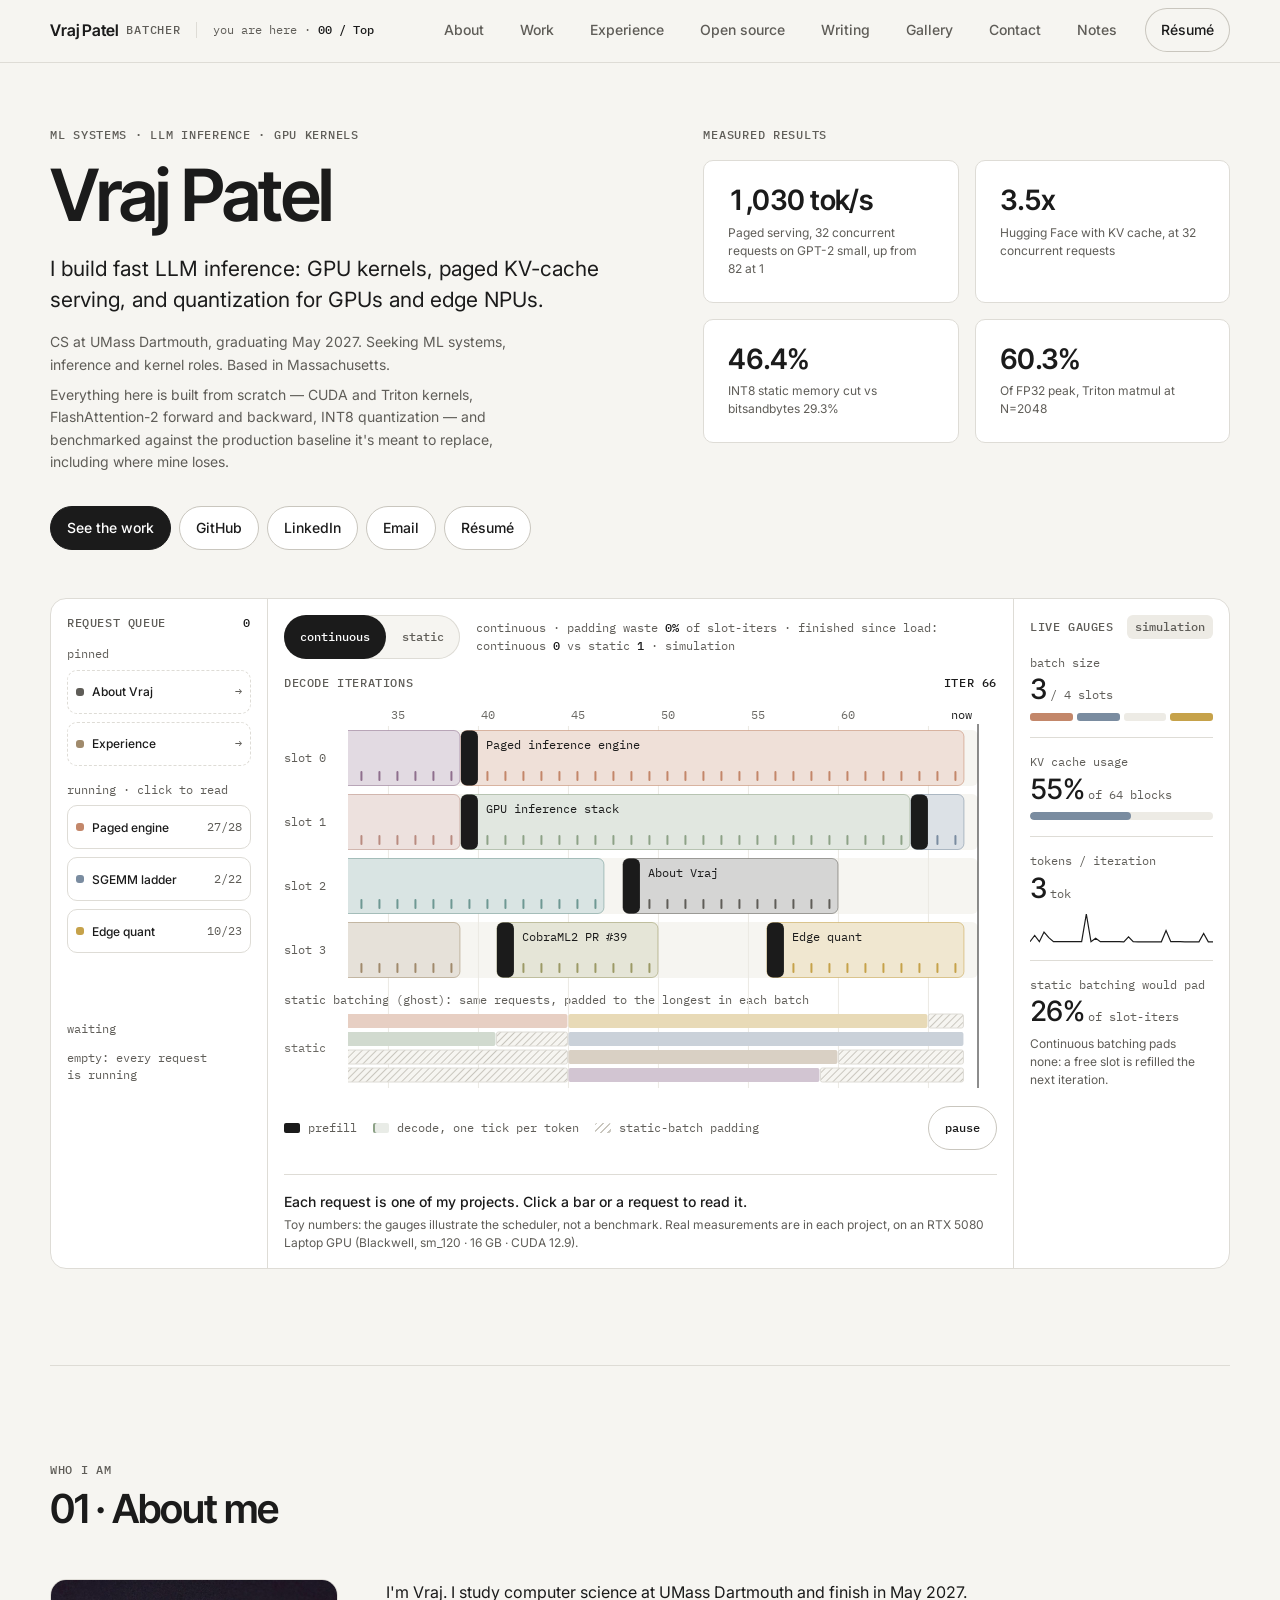
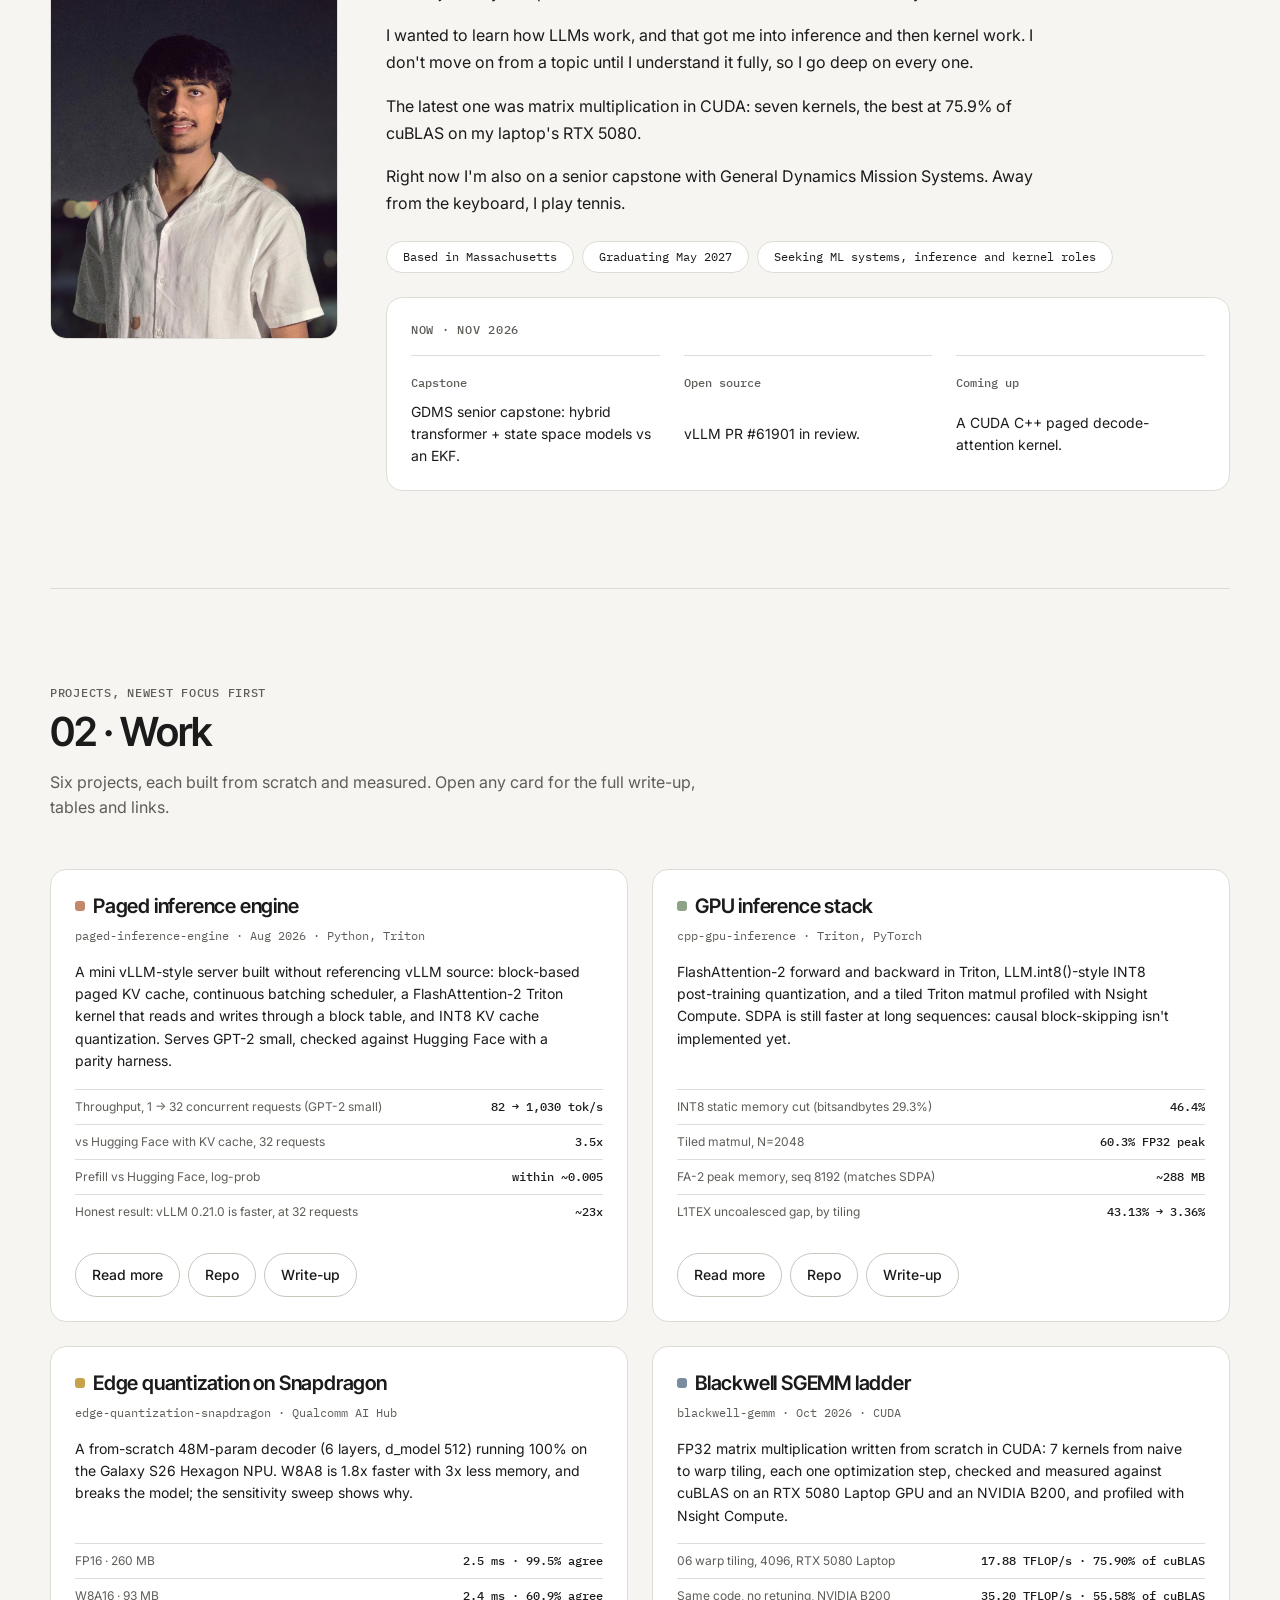
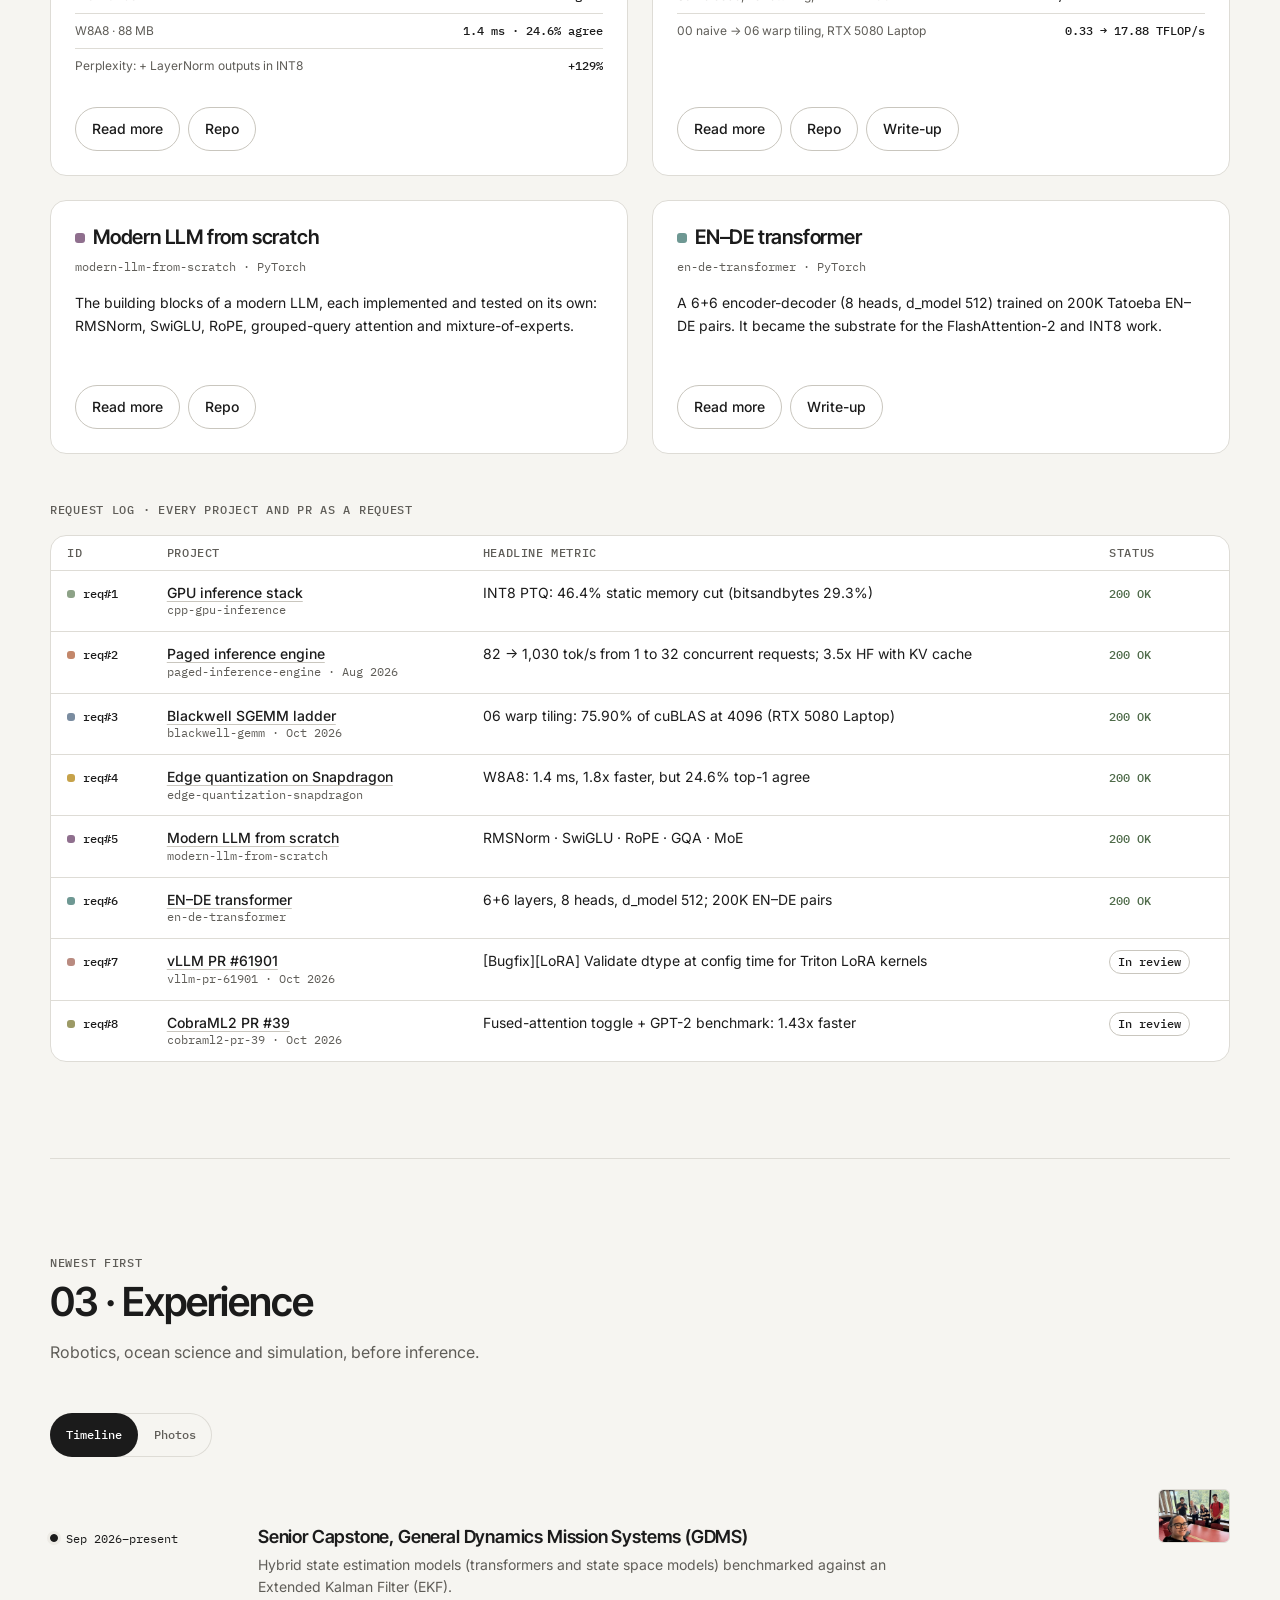
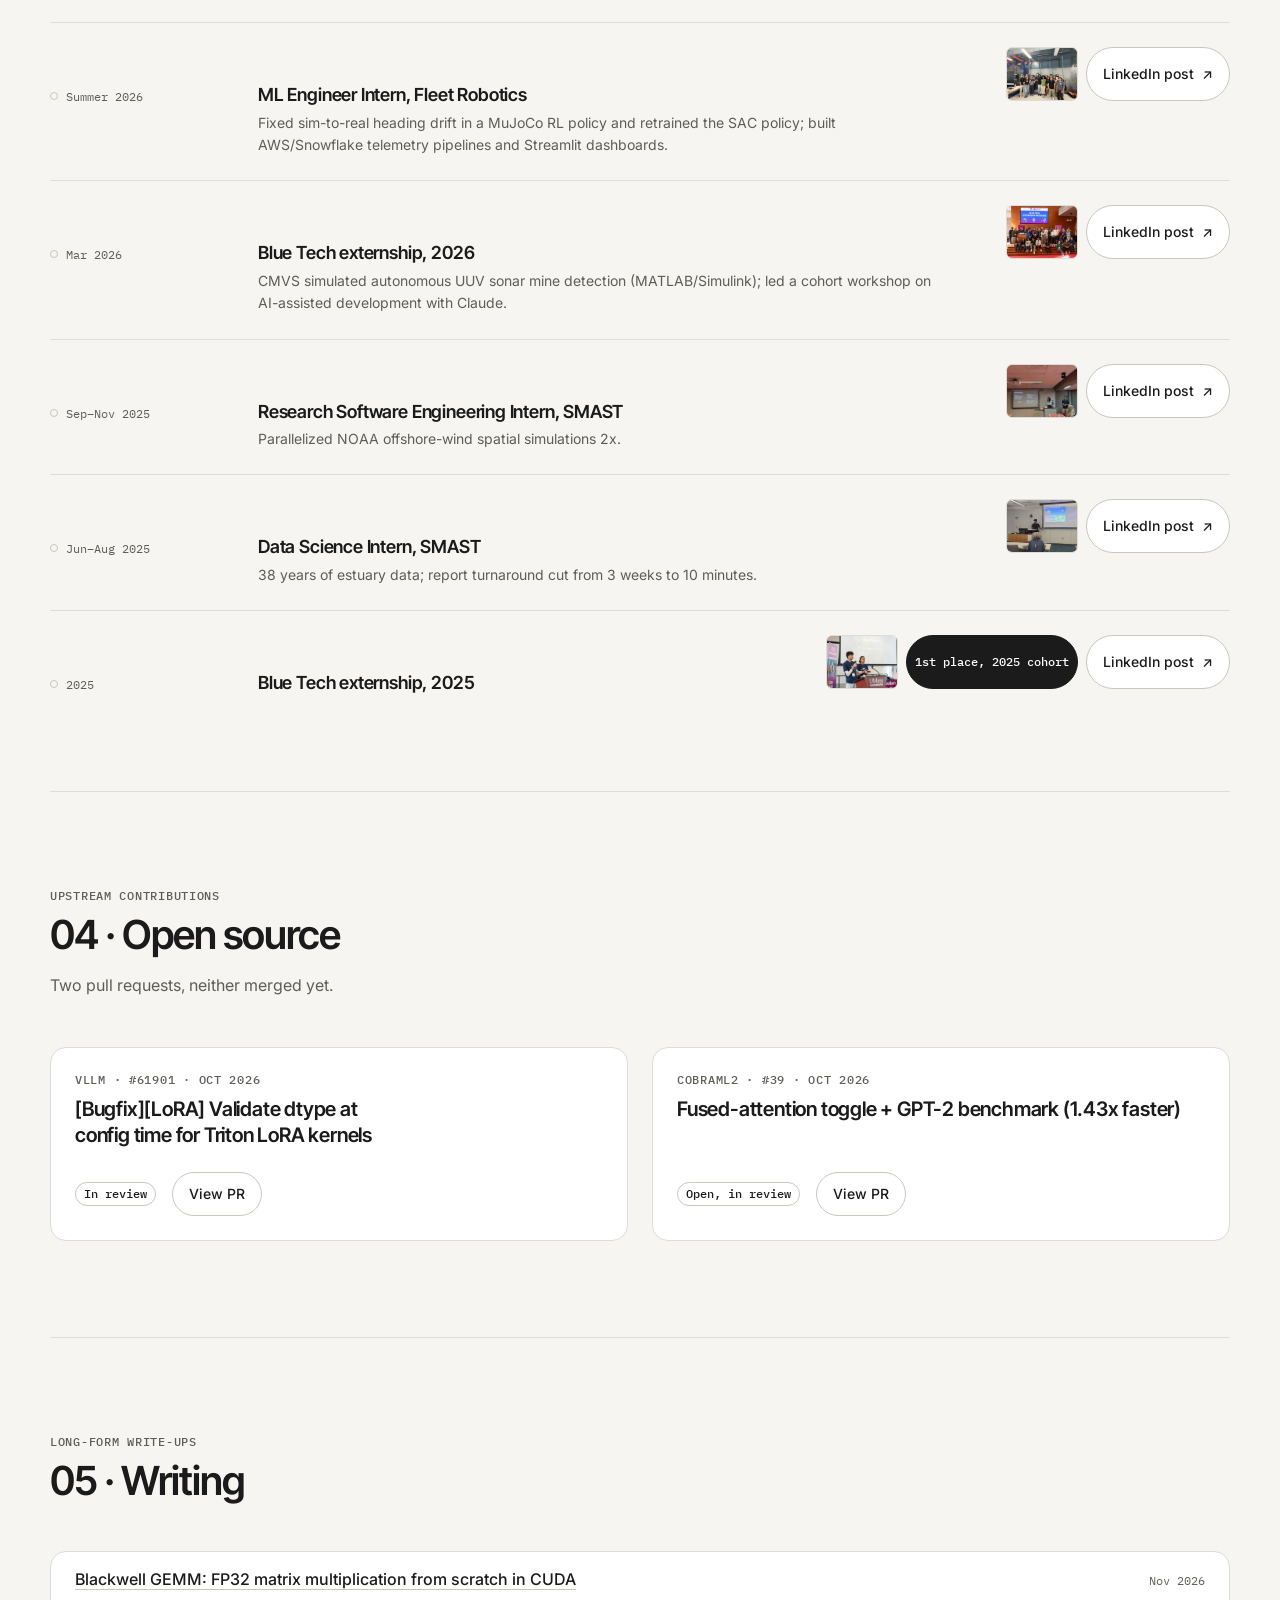
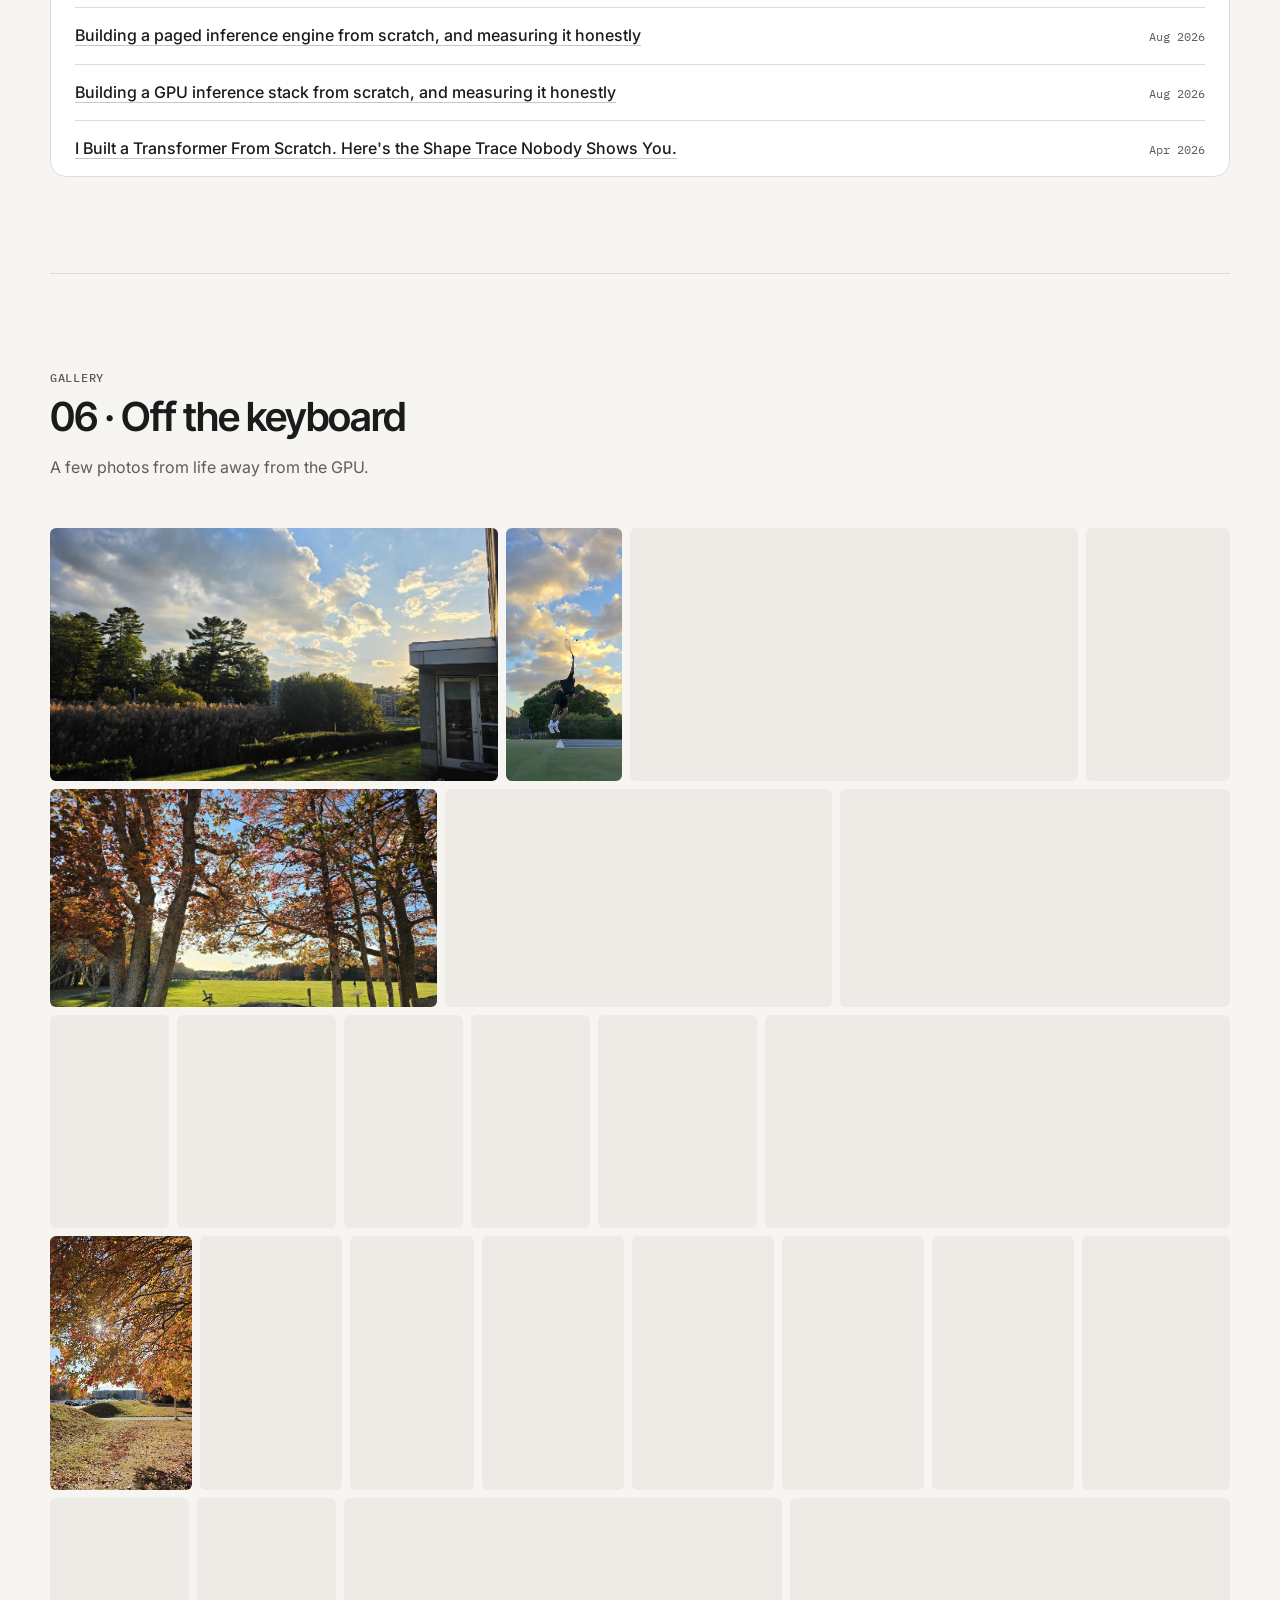
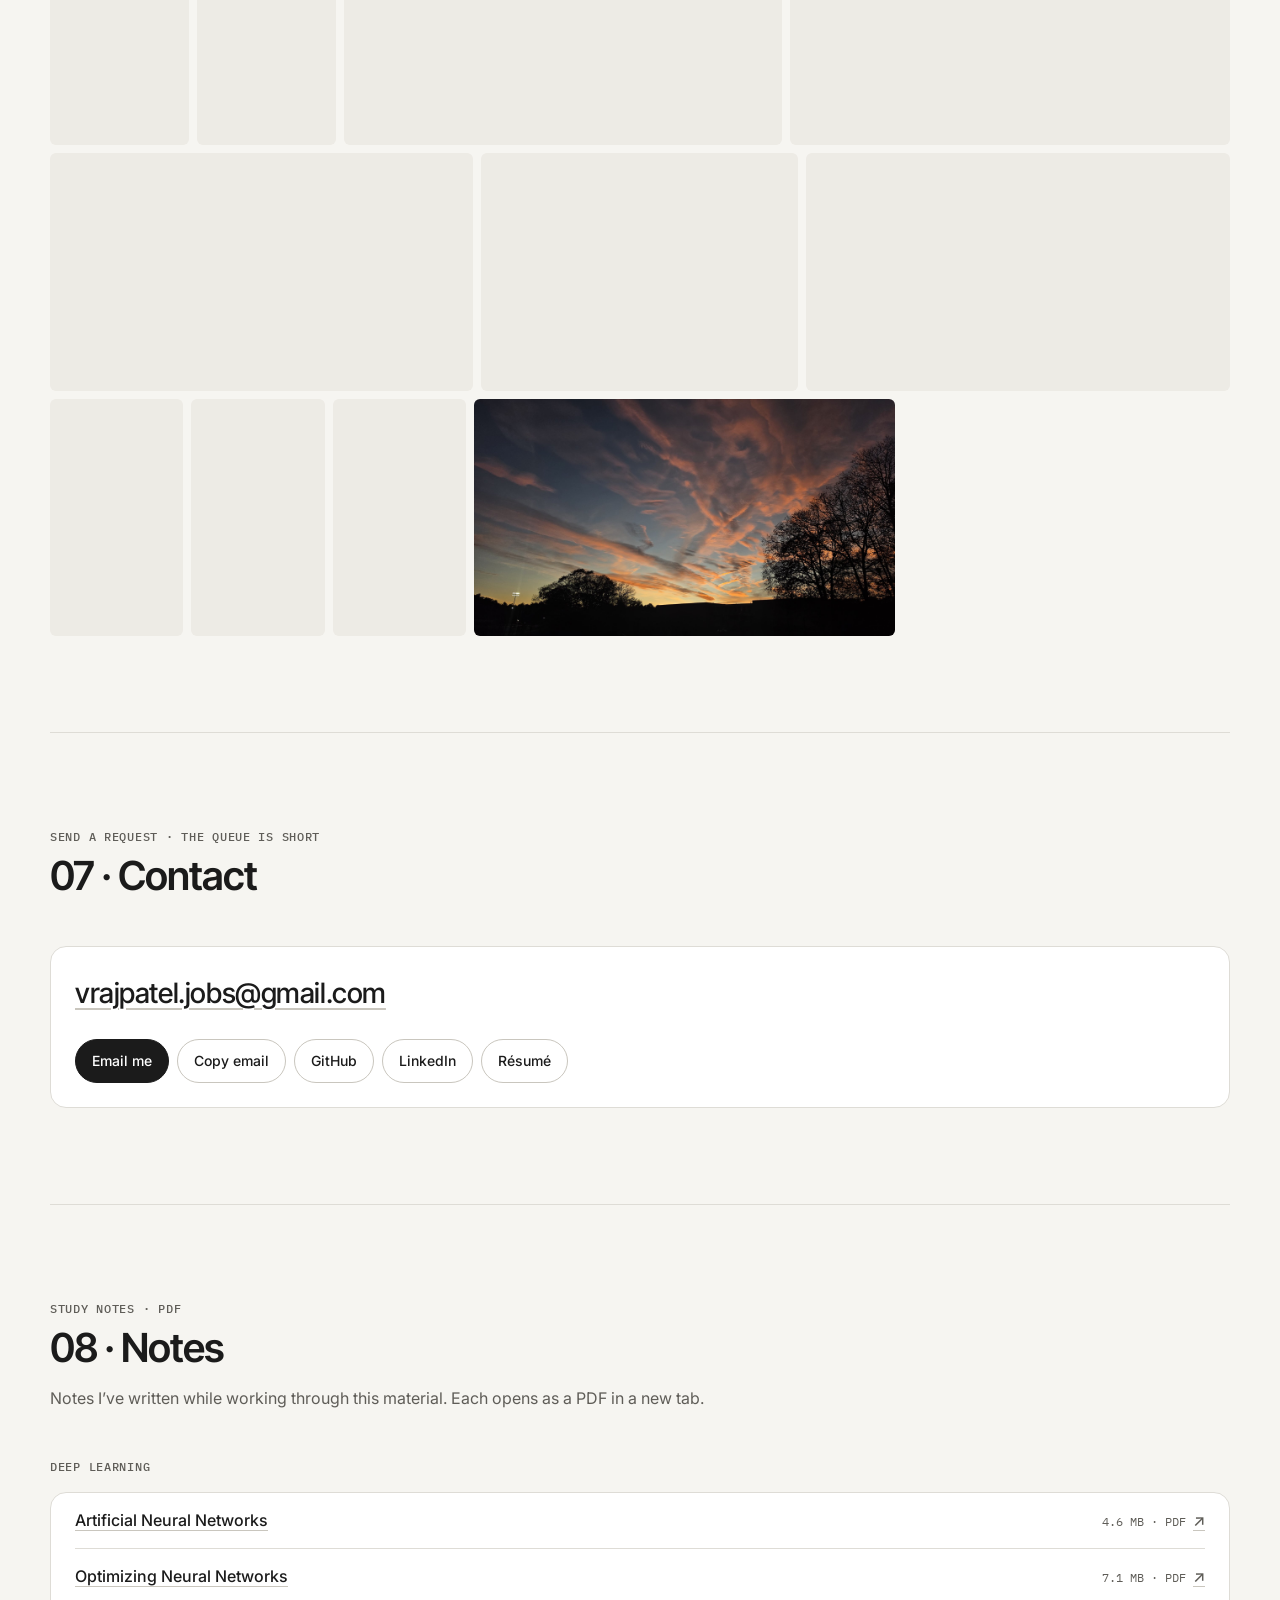
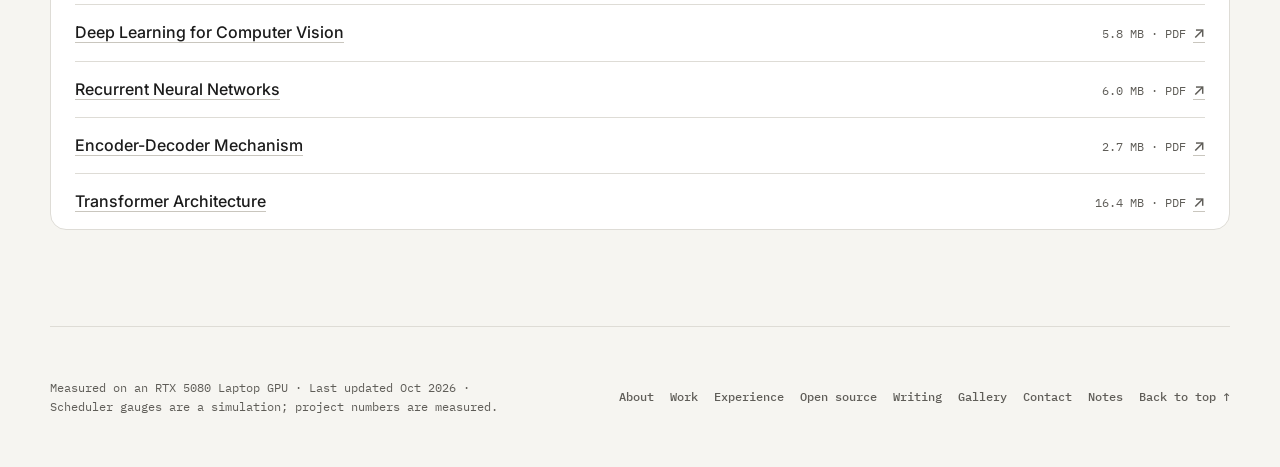
<file: index.html>
<!doctype html>
<html lang="en" data-theme="light">
<head>
<meta charset="utf-8">
<meta name="viewport" content="width=device-width, initial-scale=1, viewport-fit=cover">
<title>Vraj Patel — ML Systems &amp; GPU Inference</title>
<meta name="description" content="Vraj Patel builds fast LLM inference: GPU kernels, paged KV-cache serving, and quantization for GPUs and edge NPUs. CS at UMass Dartmouth, graduating May 2027.">
<meta name="author" content="Vraj Patel">
<meta name="color-scheme" content="light">
<meta name="theme-color" content="#f6f5f1">
<link rel="canonical" href="https://vrajpatel105.github.io/">
<meta property="og:type" content="website">
<meta property="og:site_name" content="Vraj Patel">
<meta property="og:title" content="Vraj Patel — ML Systems &amp; GPU Inference">
<meta property="og:description" content="GPU kernels, paged KV-cache serving and INT8 quantization, built from scratch and benchmarked against the production baseline. 1,030 tok/s paged serving at 32 concurrent requests.">
<meta property="og:url" content="https://vrajpatel105.github.io/">
<meta property="og:locale" content="en_US">
<meta name="twitter:card" content="summary">
<meta name="twitter:title" content="Vraj Patel — ML Systems &amp; GPU Inference">
<meta name="twitter:description" content="GPU kernels, paged KV-cache serving and INT8 quantization, built from scratch and benchmarked against the production baseline.">
<link rel="icon" type="image/svg+xml" href="data:image/svg+xml,%3Csvg xmlns='http://www.w3.org/2000/svg' viewBox='0 0 64 64'%3E%3Crect width='64' height='64' rx='14' fill='%231b1b1b'/%3E%3Ctext x='32' y='41' font-family='Inter,Helvetica,Arial,sans-serif' font-size='26' font-weight='700' letter-spacing='-1' text-anchor='middle' fill='%23f6f5f1'%3EVP%3C/text%3E%3C/svg%3E">
<link rel="preconnect" href="https://fonts.googleapis.com">
<link rel="preconnect" href="https://fonts.gstatic.com" crossorigin>
<link rel="stylesheet" href="https://fonts.googleapis.com/css2?family=IBM+Plex+Mono:wght@400;500&amp;family=Inter+Tight:wght@500;600&amp;family=Inter:wght@400;500;600&amp;display=swap">
<style>
/* =====================================================================
   VRAJ PATEL · BATCHER
   Layout: one centered 1180px column. The hero is a continuous-batching
   scheduler whose requests are the projects; everything below is a
   numbered section on an 8px rhythm. Light theme only.
   ===================================================================== */

/* ---------- 1. Tokens ---------- */
:root {
  color-scheme: light;

  /* Color */
  --ink: #1b1b1b;          /* primary text, strong fills */
  --ink-2: #5f5d58;        /* secondary text (AA on paper and white) */
  --ink-3: #6b6964;        /* chart labels */
  --ink-hover: #34322f;    /* hover on strong fills */
  --paper: #f6f5f1;        /* page */
  --panel: #ffffff;        /* cards, panels */
  --wash: #edebe5;         /* quiet fills, placeholders */
  --hover: #f1efea;        /* hover fill on white */
  --line: #dedcd6;         /* hairlines, card borders */
  --line-strong: #c9c6be;  /* control borders */
  --grid: #ebe9e3;         /* chart grid */
  --ok: #4f6b4a;           /* "200 OK" */
  --on-ink: #ffffff;
  --select: #e6dfd2;
  --shadow-pop: 0 16px 48px rgba(27, 27, 27, 0.12);

  /* Type */
  --font-display: "Inter Tight", "Inter", -apple-system, BlinkMacSystemFont, "Segoe UI", Helvetica, Arial, sans-serif;
  --font-body: "Inter", -apple-system, BlinkMacSystemFont, "Segoe UI", Helvetica, Arial, sans-serif;
  --font-mono: "IBM Plex Mono", ui-monospace, SFMono-Regular, Menlo, Consolas, monospace;
  --fs-12: 12px;           /* floor: nothing renders smaller */
  --fs-14: 14px;
  --fs-16: 16px;
  --fs-18: 18px;
  --fs-20: 20px;
  --fs-lede: clamp(18px, 1.7vw, 21px);
  --fs-h2: clamp(28px, 3.2vw, 40px);
  --fs-h1: clamp(42px, 6vw, 72px);

  /* Space: 8px scale (4px only inside small controls) */
  --s-half: 4px;
  --s-1: 8px;
  --s-2: 16px;
  --s-3: 24px;
  --s-4: 32px;
  --s-6: 48px;
  --s-8: 64px;
  --s-12: 96px;

  /* Layout (desktop values; tablet/phone below) */
  --container: 1180px;
  --gutter: 48px;
  --section-y: 96px;
  --hero-top: 64px;
  --head-gap: 48px;
  --card-pad: 24px;
  --nav-h: 64px;
  --pad-l: max(var(--gutter), env(safe-area-inset-left, 0px));
  --pad-r: max(var(--gutter), env(safe-area-inset-right, 0px));

  /* Shape */
  --r-xs: 6px;
  --r-s: 10px;
  --r-m: 16px;
  --r-l: 24px;
  --r-pill: 999px;
  --tap: 44px;

  /* Motion */
  --ease: cubic-bezier(0.2, 0.8, 0.2, 1);
  --dur: 200ms;
}
@media (max-width: 1023px) {
  :root { --gutter: 32px; --section-y: 64px; --hero-top: 48px; --head-gap: 32px; }
}
@media (max-width: 640px) {
  :root { --gutter: 24px; --section-y: 48px; --hero-top: 32px; --head-gap: 32px; }
}

/* ---------- 2. Base ---------- */
*, *::before, *::after { box-sizing: border-box; }
html { -webkit-text-size-adjust: 100%; text-size-adjust: 100%; }
@media (prefers-reduced-motion: no-preference) { html { scroll-behavior: smooth; } }
body {
  margin: 0;
  padding-left: var(--pad-l);
  padding-right: var(--pad-r);
  background: var(--paper);
  color: var(--ink);
  font: 400 var(--fs-16)/1.6 var(--font-body);
  -webkit-font-smoothing: antialiased;
  -moz-osx-font-smoothing: grayscale;
}
/* paints the notch band above the sticky bar on phones */
body::before { content: ""; position: fixed; inset: 0 0 auto; height: env(safe-area-inset-top, 0px); z-index: 60; background: var(--paper); }
h1, h2, h3, p, ul, ol, figure, blockquote { margin: 0; }
ul, ol { padding: 0; }
img, svg { display: block; max-width: 100%; }
a { color: inherit; }
button { font: inherit; color: inherit; }
table { border-collapse: collapse; }
[hidden] { display: none !important; }
h1, h2, h3 { font-family: var(--font-display); text-wrap: balance; }
p, li { text-wrap: pretty; }
::selection { background: var(--select); }
:focus-visible { outline: 2px solid var(--ink); outline-offset: 2px; }
.vh { position: absolute !important; width: 1px; height: 1px; margin: -1px; padding: 0; overflow: hidden; clip: rect(0 0 0 0); white-space: nowrap; border: 0; }
.mono { font-family: var(--font-mono); }
.wrap { width: 100%; max-width: var(--container); margin-inline: auto; }

/* Skip link */
.skip {
  position: fixed; z-index: 100; top: calc(env(safe-area-inset-top, 0px) + var(--s-1)); left: var(--pad-l);
  display: inline-flex; align-items: center; min-height: var(--tap); padding: 0 var(--s-2);
  border-radius: var(--r-pill); background: var(--ink); color: var(--on-ink);
  font: 500 var(--fs-14)/1 var(--font-body); text-decoration: none;
  transform: translateY(-200%); transition: transform var(--dur) var(--ease);
}
.skip:focus { transform: none; }

/* ---------- 3. Primitives ---------- */
.eyebrow { font: 500 var(--fs-12)/1.4 var(--font-mono); letter-spacing: 0.06em; text-transform: uppercase; color: var(--ink-2); }

.btns { display: flex; flex-wrap: wrap; gap: var(--s-1); }
.btn {
  display: inline-flex; align-items: center; justify-content: center; gap: var(--s-1);
  min-height: var(--tap); padding: 0 var(--s-2);
  border: 1px solid var(--line-strong); border-radius: var(--r-pill);
  background: var(--panel); color: var(--ink);
  font: 500 var(--fs-14)/1 var(--font-body); text-decoration: none; white-space: nowrap; cursor: pointer;
  transition: background-color var(--dur) var(--ease), border-color var(--dur) var(--ease);
}
.btn:hover { background: var(--hover); border-color: var(--ink-2); }
.btn--strong { background: var(--ink); border-color: var(--ink); color: var(--on-ink); }
.btn--strong:hover { background: var(--ink-hover); border-color: var(--ink-hover); }

.chip {
  display: inline-flex; align-items: center; min-height: 24px; padding: 0 var(--s-1);
  border: 1px solid var(--line-strong); border-radius: var(--r-pill); background: var(--panel);
  font: 500 var(--fs-12)/1 var(--font-mono); color: var(--ink); white-space: nowrap;
}
.chip--solid { background: var(--ink); border-color: var(--ink); color: var(--on-ink); }
.measuring {
  display: inline-flex; align-items: center; min-height: 24px; padding: 0 var(--s-1);
  border: 1px dashed var(--line-strong); border-radius: var(--r-xs);
  font: 500 var(--fs-12)/1 var(--font-mono); color: var(--ink-2); white-space: nowrap;
}
.ok { font: 500 var(--fs-12)/1 var(--font-mono); color: var(--ok); white-space: nowrap; }

.card { background: var(--panel); border: 1px solid var(--line); border-radius: var(--r-m); padding: var(--card-pad); }
.card h3 { font: 600 var(--fs-20)/1.3 var(--font-display); letter-spacing: -0.01em; }
.grid-2 { display: grid; grid-template-columns: repeat(2, minmax(0, 1fr)); gap: var(--s-3); }

/* Section shell: hairline + padding on the content column */
.section { scroll-margin-top: var(--nav-h); }
.section > .wrap { padding-block: var(--section-y); border-top: 1px solid var(--line); }
.head { display: grid; gap: var(--s-1); max-width: 68ch; margin-bottom: var(--head-gap); }
.head__title { font: 600 var(--fs-h2)/1.1 var(--font-display); letter-spacing: -0.025em; }
.head__sub { margin-top: var(--s-1); color: var(--ink-2); }
.sublabel { margin: var(--s-6) 0 var(--s-2); }

/* ---------- 4. Top bar: brand, you-are-here, nav, reading progress ---------- */
.x-top {
  position: sticky; top: env(safe-area-inset-top, 0px); z-index: 30;
  margin-left: calc(var(--pad-l) * -1); margin-right: calc(var(--pad-r) * -1);
  padding-left: var(--pad-l); padding-right: var(--pad-r);
  background: rgba(246, 245, 241, 0.94);
  -webkit-backdrop-filter: blur(12px); backdrop-filter: blur(12px);
  border-bottom: 1px solid var(--line);
}
.x-toprow { position: relative; display: flex; align-items: center; gap: var(--s-2); min-height: 60px; }
.x-brand {
  display: inline-flex; align-items: center; gap: var(--s-1); min-height: var(--tap);
  font: 600 var(--fs-16)/1 var(--font-display); letter-spacing: -0.01em; text-decoration: none; white-space: nowrap;
}
.x-brand span { font: 500 var(--fs-12)/1 var(--font-mono); letter-spacing: 0.06em; color: var(--ink-2); }
.x-here {
  margin-right: auto; padding-left: var(--s-2); border-left: 1px solid var(--line);
  font: 400 var(--fs-12)/1.4 var(--font-mono); color: var(--ink-2); white-space: nowrap; font-variant-numeric: tabular-nums;
}
.x-here b { font-weight: 500; color: var(--ink); }
.x-links { display: flex; align-items: center; gap: var(--s-half); }
.x-links a {
  display: inline-flex; align-items: center; min-height: var(--tap); padding: 0 var(--s-2);
  border-radius: var(--r-pill); font: 500 var(--fs-14)/1 var(--font-body); color: var(--ink-2);
  text-decoration: none; white-space: nowrap; transition: background-color var(--dur) var(--ease), color var(--dur) var(--ease);
}
.x-links a:hover { color: var(--ink); background: var(--wash); }
.x-links a[aria-current="true"] { color: var(--ink); background: var(--wash); }
.x-links a.x-cta { margin-left: var(--s-1); color: var(--ink); box-shadow: inset 0 0 0 1px var(--line-strong); }
.x-links a.x-cta:hover { background: var(--panel); box-shadow: inset 0 0 0 1px var(--ink-2); }
.x-menu {
  display: none; align-items: center; gap: var(--s-1); min-height: var(--tap); padding: 0 var(--s-2);
  border: 1px solid var(--line-strong); border-radius: var(--r-pill); background: var(--panel);
  font: 500 var(--fs-12)/1 var(--font-mono); color: var(--ink); cursor: pointer; white-space: nowrap;
}
.x-menu::after {
  content: ""; width: 7px; height: 7px; margin-left: var(--s-half);
  border-right: 1.5px solid currentColor; border-bottom: 1.5px solid currentColor;
  transform: translateY(-2px) rotate(45deg); transition: transform var(--dur) var(--ease);
}
.x-menu[aria-expanded="true"]::after { transform: translateY(2px) rotate(-135deg); }
.x-prog { height: 2px; }
.x-prog i { display: block; height: 100%; background: var(--ink); transform: scaleX(0); transform-origin: 0 50%; }

@media (min-width: 1200px) and (max-width: 1279px) { .x-brand span { display: none; } }
@media (max-width: 1199px) {
  .x-menu { display: inline-flex; }
  .x-links {
    display: none; position: absolute; top: calc(100% + var(--s-1)); right: 0; width: min(320px, 100%);
    flex-direction: column; align-items: stretch; gap: 0; padding: var(--s-1);
    background: var(--panel); border: 1px solid var(--line); border-radius: var(--r-m); box-shadow: var(--shadow-pop);
  }
  .x-links.is-open { display: flex; }
  .x-links a { border-radius: var(--r-s); }
  .x-links a.x-cta { margin: var(--s-1) 0 0; justify-content: center; }
}
@media (max-width: 640px) {
  .x-here, .x-brand span { display: none; }
  .x-brand { margin-right: auto; }
}

/* ---------- 5. Hero: intro + measured results ---------- */
.hero > .wrap { padding-top: var(--hero-top); padding-bottom: var(--section-y); }
.x-intro { display: grid; grid-template-columns: minmax(0, 1.15fr) minmax(0, 1fr); gap: var(--s-6); align-items: start; }
.x-intro h1 { margin-top: var(--s-2); font: 600 var(--fs-h1)/0.98 var(--font-display); letter-spacing: -0.035em; }
.x-lede { margin-top: var(--s-3); max-width: 44ch; font: 400 var(--fs-lede)/1.45 var(--font-body); }
.x-status, .x-tag { max-width: 54ch; font-size: var(--fs-14); line-height: 1.6; color: var(--ink-2); }
.x-status { margin-top: var(--s-2); }
.x-tag { margin-top: var(--s-1); }
.x-intro .btns { margin-top: var(--s-4); }
.x-proof-label { margin-bottom: var(--s-2); }
.x-proof { display: grid; grid-template-columns: repeat(2, minmax(0, 1fr)); gap: var(--s-2); }
.x-proof div { background: var(--panel); border: 1px solid var(--line); border-radius: var(--r-s); padding: var(--s-3); }
.x-proof b { display: block; font: 600 clamp(22px, 2.3vw, 28px)/1.1 var(--font-display); letter-spacing: -0.02em; font-variant-numeric: tabular-nums; white-space: nowrap; }
.x-proof small { display: block; margin-top: var(--s-1); font: 400 var(--fs-12)/1.5 var(--font-body); color: var(--ink-2); }

/* ---------- 6. Scheduler: queue | Gantt | gauges ---------- */
.x-sched {
  display: grid; grid-template-columns: 216px minmax(0, 1fr) 216px; margin-top: var(--s-6);
  background: var(--panel); border: 1px solid var(--line); border-radius: var(--r-m); overflow: hidden;
}
.x-col { min-width: 0; padding: var(--s-2); }   /* instrument cells use 16px; content cards use 24px */
.x-col + .x-col { border-left: 1px solid var(--line); }
.x-main, .x-rail { display: flex; flex-direction: column; }
.x-colhead {
  display: flex; align-items: baseline; justify-content: space-between; gap: var(--s-1); margin-bottom: var(--s-2);
  font: 500 var(--fs-12)/1.3 var(--font-mono); letter-spacing: 0.05em; text-transform: uppercase; color: var(--ink-2);
}
.x-colhead b { font-weight: 500; color: var(--ink); font-variant-numeric: tabular-nums; }
.x-sim { display: inline-flex; align-items: center; min-height: 24px; padding: 0 var(--s-1); border-radius: var(--r-xs); background: var(--wash); font: 500 var(--fs-12)/1 var(--font-mono); letter-spacing: 0; text-transform: none; color: var(--ink-2); white-space: nowrap; }

/* queue */
.x-qgroup + .x-qgroup { margin-top: var(--s-2); }
.x-qlabel { margin-bottom: var(--s-1); font: 400 var(--fs-12)/1.3 var(--font-mono); color: var(--ink-2); }
.x-qlist { list-style: none; display: grid; align-content: start; gap: var(--s-1); }
.x-qlist--reserve { min-height: calc(4 * var(--tap) + 3 * var(--s-1)); } /* holds 4 rows so the panel never jumps */
.x-qlist--reserve3 { min-height: calc(3 * var(--tap) + 2 * var(--s-1)); } /* the waiting queue holds at most 3 */
.x-req {
  position: relative; display: flex; align-items: center; gap: var(--s-1); width: 100%; min-height: var(--tap); padding: var(--s-half) var(--s-1);
  border: 1px solid var(--line); border-radius: var(--r-s); background: var(--panel);
  font: 500 var(--fs-12)/1.3 var(--font-body); text-align: left; text-decoration: none; cursor: pointer;
  transition: background-color var(--dur) var(--ease), border-color var(--dur) var(--ease);
  animation: x-in var(--dur) var(--ease);
}
.x-req:hover { border-color: var(--line-strong); background: var(--hover); }
.x-req i { flex: none; width: 8px; height: 8px; border-radius: 3px; background: var(--c); }
.x-req span { min-width: 0; overflow-wrap: anywhere; }
.x-req small { flex: none; margin-left: auto; font: 400 var(--fs-12)/1 var(--font-mono); color: var(--ink-2); font-variant-numeric: tabular-nums; }
.x-req.is-pin { border-style: dashed; }
.x-empty { grid-column: 1 / -1; display: flex; align-items: center; min-height: var(--tap); font: 400 var(--fs-12)/1.4 var(--font-mono); color: var(--ink-2); }
@keyframes x-in { from { opacity: 0; transform: translateY(-4px); } }

/* mode toggle + readout */
.x-modebar { display: flex; flex-wrap: wrap; align-items: center; gap: var(--s-1) var(--s-2); margin-bottom: var(--s-2); }
.x-seg { display: inline-flex; border-radius: var(--r-pill); background: var(--paper); box-shadow: inset 0 0 0 1px var(--line); }
.x-seg button {
  min-height: var(--tap); padding: 0 var(--s-2); border: 0; border-radius: var(--r-pill); background: transparent;
  font: 500 var(--fs-12)/1 var(--font-mono); color: var(--ink-2); cursor: pointer; transition: background-color var(--dur) var(--ease), color var(--dur) var(--ease);
}
.x-seg button:hover { color: var(--ink); }
.x-seg button[aria-pressed="true"] { background: var(--ink); color: var(--on-ink); }
.x-readout { flex: 1 1 260px; min-height: 36px; font: 400 var(--fs-12)/1.5 var(--font-mono); color: var(--ink-2); font-variant-numeric: tabular-nums; }
.x-readout b { font-weight: 500; color: var(--ink); }

/* Gantt (drawn 1:1 in CSS px, so its 12px labels stay 12px; scrolls sideways on phones) */
.x-gantt { overflow-x: auto; overscroll-behavior-x: contain; -webkit-overflow-scrolling: touch; scrollbar-width: thin; }
.x-gantt svg { max-width: none; user-select: none; -webkit-user-select: none; }
.x-gantt svg text { font-family: var(--font-mono); font-size: 12px; }
.x-gantt .x-bar { cursor: pointer; }
.x-gantt .x-bar:hover rect.x-body { stroke: var(--ink); stroke-opacity: 1; }
.x-legend { display: flex; flex-wrap: wrap; align-items: center; gap: var(--s-1) var(--s-2); margin-top: var(--s-2); font: 400 var(--fs-12)/1.3 var(--font-mono); color: var(--ink-2); }
.x-legend span { display: inline-flex; align-items: center; gap: var(--s-1); }
.x-sw { display: inline-block; width: 16px; height: 10px; border-radius: 2px; }
.x-sw--prefill { background: var(--ink); }
.x-sw--decode { background: #e9ece7; box-shadow: inset 2px 0 #8da287; }
.x-sw--pad { background: repeating-linear-gradient(135deg, var(--line-strong) 0 2px, transparent 2px 5px); }
.x-play {
  margin-left: auto; min-height: var(--tap); padding: 0 var(--s-2); border: 1px solid var(--line-strong); border-radius: var(--r-pill);
  background: var(--panel); font: 500 var(--fs-12)/1 var(--font-mono); color: var(--ink); cursor: pointer;
}
.x-play:hover { background: var(--hover); }
.x-mainfoot { margin-top: auto; padding-top: var(--s-3); }
.x-mainfoot div { padding-top: var(--s-2); border-top: 1px solid var(--line); }
.x-cap { font: 500 var(--fs-14)/1.5 var(--font-body); }
.x-fine { margin-top: var(--s-half); font: 400 var(--fs-12)/1.5 var(--font-body); color: var(--ink-2); }

/* gauges */
.x-gauge { padding-block: var(--s-2); border-top: 1px solid var(--line); }
.x-gauge:first-child { padding-top: 0; border-top: 0; }
.x-glabel { font: 400 var(--fs-12)/1.3 var(--font-mono); color: var(--ink-2); }
.x-gfig { margin-top: var(--s-half); font: 500 28px/1.1 var(--font-display); letter-spacing: -0.02em; font-variant-numeric: tabular-nums; }
.x-gfig small { margin-left: var(--s-half); white-space: nowrap; font: 400 var(--fs-12)/1 var(--font-mono); letter-spacing: 0; color: var(--ink-2); }
.x-slots { display: grid; grid-template-columns: repeat(4, 1fr); gap: var(--s-half); margin-top: var(--s-1); }
.x-slots i { height: 8px; border-radius: 3px; background: var(--wash); transition: background-color var(--dur) var(--ease); }
.x-meter { height: 8px; margin-top: var(--s-1); border-radius: 4px; background: var(--wash); overflow: hidden; }
.x-meter i { display: block; width: 0; height: 100%; border-radius: 4px; background: #7a8ca0; transition: width 300ms var(--ease); }
.x-spark { width: 100%; height: 32px; margin-top: var(--s-1); }
.x-note { margin-top: var(--s-1); font: 400 var(--fs-12)/1.5 var(--font-body); color: var(--ink-2); }
.x-plate { margin-top: auto; padding-top: var(--s-2); border-top: 1px solid var(--line); font: 400 var(--fs-12)/1.5 var(--font-mono); color: var(--ink-2); }
.x-plate p + p { margin-top: var(--s-half); }
.x-plate b { font-weight: 500; color: var(--ink); }

@media (max-width: 1099px) {
  .x-sched { grid-template-columns: minmax(0, 1fr) minmax(0, 1fr); }
  .x-sched .x-main { grid-column: 1 / -1; grid-row: 1; border-left: 0; }
  .x-sched .x-queue { border-left: 0; border-top: 1px solid var(--line); }
  .x-sched .x-rail { border-top: 1px solid var(--line); }
}
@media (max-width: 1023px) { .x-intro { grid-template-columns: minmax(0, 1fr); gap: var(--s-4); } }
@media (max-width: 640px) {
  .x-sched { grid-template-columns: minmax(0, 1fr); }
  .x-sched .x-rail { border-left: 0; }
  .x-qlist { grid-template-columns: repeat(2, minmax(0, 1fr)); }
  .x-qlist--reserve, .x-qlist--reserve3 { min-height: calc(2 * var(--tap) + var(--s-1)); }   /* up to 4 items = 2 rows of 2 */
  .x-rail .x-gwrap { display: grid; grid-template-columns: minmax(0, 1fr) minmax(0, 1fr); column-gap: var(--s-2); }
  .x-rail .x-gauge:nth-child(-n+2) { padding-top: 0; border-top: 0; }
  .x-plate { margin-top: 0; }
  .x-gfig { font-size: 24px; }
  .x-proof div { padding: var(--s-2); }
}

/* ---------- 7. Response panel (side sheet; bottom sheet on phones) ---------- */
.x-scrim { position: fixed; inset: 0; z-index: 40; background: rgba(27, 27, 27, 0.16); opacity: 0; pointer-events: none; transition: opacity var(--dur) var(--ease); }
.x-scrim.is-open { opacity: 1; pointer-events: auto; }
.x-panel {
  position: fixed; z-index: 50;
  top: calc(env(safe-area-inset-top, 0px) + var(--s-2)); right: calc(env(safe-area-inset-right, 0px) + var(--s-2)); bottom: calc(env(safe-area-inset-bottom, 0px) + var(--s-2));
  width: min(880px, calc(100vw - 2 * var(--s-2)));
  display: flex; flex-direction: column; background: var(--panel); border: 1px solid var(--line); border-radius: var(--r-m); box-shadow: var(--shadow-pop);
  transform: translateX(calc(100% + 32px)); visibility: hidden;
  transition: transform 320ms var(--ease), visibility 0s linear 320ms;
}
.x-panel.is-open { transform: none; visibility: visible; transition: transform 320ms var(--ease); }
.x-phead { display: flex; align-items: center; justify-content: space-between; gap: var(--s-2); padding: var(--s-1) var(--s-1) var(--s-1) var(--s-3); border-bottom: 1px solid var(--line); }
.x-phead p { font: 400 var(--fs-12)/1.4 var(--font-mono); color: var(--ink-2); font-variant-numeric: tabular-nums; }
.x-close {
  flex: none; width: var(--tap); height: var(--tap); display: grid; place-items: center;
  border: 1px solid var(--line); border-radius: 50%; background: var(--panel); cursor: pointer;
  font: 400 22px/1 var(--font-body); color: var(--ink);
}
.x-close:hover { background: var(--hover); }
.x-pbody { flex: 1; overflow-y: auto; overscroll-behavior: contain; padding: var(--s-3) var(--s-3) var(--s-4); }
.x-pbody h2 { display: flex; align-items: center; gap: var(--s-1); font: 600 28px/1.15 var(--font-display); letter-spacing: -0.02em; }
.x-pbody h2 i { flex: none; width: 12px; height: 12px; border-radius: 4px; background: var(--c); }
.x-pmeta { display: flex; flex-wrap: wrap; align-items: center; gap: var(--s-1); margin-top: var(--s-1); font: 400 var(--fs-12)/1.4 var(--font-mono); color: var(--ink-2); }
.x-stream { margin-top: var(--s-3); }
.x-stream p { max-width: 62ch; font-size: var(--fs-16); line-height: 1.6; }
.x-stream p + p { margin-top: var(--s-2); }
.x-stream p.x-lead { font-weight: 500; }
.x-caret::after { content: ""; display: inline-block; width: 7px; height: 1.05em; margin-left: 2px; vertical-align: -2px; background: var(--c, var(--ink)); animation: x-blink 0.9s steps(1) infinite; }
@keyframes x-blink { 50% { opacity: 0; } }
.x-after { margin-top: var(--s-3); opacity: 0; transform: translateY(6px); transition: opacity 300ms var(--ease), transform 300ms var(--ease); }
.x-after.is-in { opacity: 1; transform: none; }
.x-after h3 { margin: var(--s-4) 0 var(--s-1); font: 500 var(--fs-12)/1.3 var(--font-mono); letter-spacing: 0.05em; text-transform: uppercase; color: var(--ink-2); }
.x-after h3:first-child { margin-top: 0; }
.fineprint { margin-top: var(--s-2); font: 400 var(--fs-12)/1.5 var(--font-body); color: var(--ink-2); }
@media (max-width: 640px) {
  .x-panel {
    top: auto; left: 0; right: 0; bottom: 0; width: 100%; max-height: 86vh; max-height: 86dvh;
    border-bottom: 0; border-radius: var(--r-l) var(--r-l) 0 0; transform: translateY(100%);
    padding-bottom: env(safe-area-inset-bottom, 0px);
  }
  .x-phead { position: relative; padding-top: var(--s-3); }
  .x-phead::before { content: ""; position: absolute; top: var(--s-1); left: 50%; width: 40px; height: 4px; margin-left: -20px; border-radius: 2px; background: var(--line); }
  .x-pbody { padding: var(--s-3) var(--s-3) var(--s-4); }
  .x-pbody h2 { font-size: 24px; }
}

/* ---------- 8. About: photo, prose, facts, now ---------- */
.x-about { display: grid; grid-template-columns: 288px minmax(0, 1fr); gap: var(--s-6); align-items: start; }
.x-photo { position: relative; width: 100%; max-width: 100%; aspect-ratio: 4 / 5; overflow: hidden; display: grid; place-items: center; border: 1px solid var(--line); border-radius: var(--r-m); background: var(--wash); }
.x-photo img { position: absolute; inset: 0; width: 100%; height: 100%; object-fit: cover; }
.x-mono-ph { display: grid; justify-items: center; gap: var(--s-1); text-align: center; }
.x-mono-ph b { font: 600 56px/1 var(--font-display); letter-spacing: -0.03em; color: var(--ink-2); }
.x-mono-ph small { font: 400 var(--fs-12)/1 var(--font-mono); color: var(--ink-2); }
.x-prose { max-width: 68ch; }
.x-prose p { font-size: var(--fs-16); line-height: 1.7; }
.x-prose p + p { margin-top: var(--s-2); }
.x-facts { list-style: none; display: flex; flex-wrap: wrap; gap: var(--s-1); margin-top: var(--s-3); }
.x-facts li { display: inline-flex; align-items: center; min-height: 32px; padding: 0 var(--s-2); border: 1px solid var(--line); border-radius: var(--r-pill); background: var(--panel); font: 400 var(--fs-12)/1.3 var(--font-mono); }
.x-now { margin-top: var(--s-3); container-type: inline-size; }
.x-now ul { list-style: none; display: grid; margin-top: var(--s-2); }
.x-now li { display: grid; grid-template-columns: 96px minmax(0, 1fr); gap: var(--s-2); padding-block: var(--s-2); border-top: 1px solid var(--line); font-size: var(--fs-14); line-height: 1.55; }
.x-now li:last-child { padding-bottom: 0; }
.x-now li b { font: 500 var(--fs-12)/1.8 var(--font-mono); color: var(--ink-2); }
@container (min-width: 640px) {
  .x-now ul { grid-template-columns: repeat(3, minmax(0, 1fr)); gap: var(--s-3); }
  .x-now li { grid-template-columns: minmax(0, 1fr); gap: var(--s-1); padding-bottom: 0; }
}

/* ---------- 9. Work cards (rows align across a pair via subgrid) ---------- */
.x-work { display: grid; grid-template-columns: repeat(2, minmax(0, 1fr)); gap: var(--s-3); }
.x-work article { display: flex; flex-direction: column; background: var(--panel); border: 1px solid var(--line); border-radius: var(--r-m); padding: var(--card-pad); }
.x-work h3 { display: flex; align-items: center; gap: var(--s-1); font: 600 var(--fs-20)/1.25 var(--font-display); letter-spacing: -0.01em; }
.x-work h3 i { flex: none; width: 10px; height: 10px; border-radius: 3px; background: var(--c); }
.x-slugline { margin-top: var(--s-1); font: 400 var(--fs-12)/1.5 var(--font-mono); color: var(--ink-2); }
.x-sum { margin-top: var(--s-2); font-size: var(--fs-14); line-height: 1.6; }
.x-metrics { list-style: none; margin-top: var(--s-2); }
.x-metrics li { display: flex; justify-content: space-between; align-items: baseline; gap: var(--s-2); padding-block: var(--s-1); border-top: 1px solid var(--line); font-size: var(--fs-12); line-height: 1.5; color: var(--ink-2); }
.x-metrics li b { flex: none; font: 500 var(--fs-12)/1.5 var(--font-mono); color: var(--ink); white-space: nowrap; font-variant-numeric: tabular-nums; text-align: right; }
.x-work .btns { margin-top: auto; padding-top: var(--s-3); }
@supports (grid-template-rows: subgrid) {
  .x-work article { display: grid; grid-row: span 5; grid-template-rows: subgrid; row-gap: 0; }
  .x-work article > .btns { grid-row: 5; }
}

/* ---------- 10. Tables (request log + panel); stack into cards on phones ---------- */
.table-wrap { overflow-x: auto; border: 1px solid var(--line); border-radius: var(--r-m); background: var(--panel); }
.data { width: 100%; font-size: var(--fs-14); line-height: 1.5; }
.data th, .data td { padding: var(--s-1) var(--s-2); text-align: left; vertical-align: top; border-top: 1px solid var(--line); }
.data thead th { border-top: 0; font: 500 var(--fs-12)/1.5 var(--font-mono); letter-spacing: 0.05em; text-transform: uppercase; color: var(--ink-2); white-space: nowrap; }
.data tbody th { font-weight: 500; }
.data td.num { font: 500 var(--fs-14)/1.5 var(--font-mono); font-variant-numeric: tabular-nums; white-space: nowrap; }
.data td.muted { color: var(--ink-2); }
.x-log th, .x-log td { vertical-align: baseline; }   /* every cell lines up on the project name's baseline */
.x-log td button {
  display: inline-flex; flex-direction: column; align-items: flex-start; justify-content: center; min-height: var(--tap);
  padding: var(--s-half) 0; border: 0; background: none; cursor: pointer; text-align: left;
}
.x-log td button span { font: 500 var(--fs-14)/1.4 var(--font-body); text-decoration: underline; text-decoration-color: var(--line-strong); text-underline-offset: 3px; }
.x-log td button:hover span { text-decoration-color: currentColor; }
.x-log td button small { font: 400 var(--fs-12)/1.4 var(--font-mono); color: var(--ink-2); }
.x-log th.x-id { font: 500 var(--fs-12)/1.5 var(--font-mono); white-space: nowrap; }
.x-log th.x-id i { display: inline-block; width: 8px; height: 8px; margin-right: var(--s-1); border-radius: 3px; background: var(--c); }
@media (max-width: 640px) {
  .stack thead { display: none; }
  .stack, .stack tbody, .stack tr, .stack th, .stack td { display: block; width: 100%; }
  .stack tr { padding: var(--s-2); border-top: 1px solid var(--line); }
  .stack tbody tr:first-child { border-top: 0; }
  .stack th, .stack td { padding: 0; border: 0; }
  .stack td + td, .stack th + td { margin-top: var(--s-1); }
  .stack td[data-label] { display: grid; grid-template-columns: 112px minmax(0, 1fr); gap: var(--s-2); align-items: baseline; }
  .stack td[data-label]::before { content: attr(data-label); font: 400 var(--fs-12)/1.5 var(--font-mono); color: var(--ink-2); }
  .stack td.num { white-space: normal; }
}

/* ---------- 11. Experience timeline ---------- */
.timeline { list-style: none; }
.timeline li { display: grid; grid-template-columns: 184px minmax(0, 1fr) auto; gap: var(--s-1) var(--s-3); align-items: baseline; padding-block: var(--s-3); }
.timeline li + li { border-top: 1px solid var(--line); }
.timeline li:first-child { padding-top: 0; }
.timeline li:last-child { padding-bottom: 0; }
.timeline__when { display: flex; align-items: baseline; gap: var(--s-1); font: 400 var(--fs-12)/1.6 var(--font-mono); color: var(--ink-2); font-variant-numeric: tabular-nums; }
.timeline__when::before { content: ""; flex: none; width: 8px; height: 8px; border: 1.5px solid var(--line-strong); border-radius: 50%; transform: translateY(-1px); }
.timeline li.is-current .timeline__when { color: var(--ink); }
.timeline li.is-current .timeline__when::before { border-color: var(--ink); background: var(--ink); box-shadow: 0 0 0 3px var(--wash); }
.timeline__what { max-width: 68ch; }
.timeline__what strong { display: block; font: 600 var(--fs-18)/1.35 var(--font-display); letter-spacing: -0.01em; }
.timeline__what p { margin-top: var(--s-half); font-size: var(--fs-14); line-height: 1.6; color: var(--ink-2); }

.timeline__side { justify-content: flex-end; }
.x-tthumb { flex: none; width: 72px; aspect-ratio: 4 / 3; padding: 0; overflow: hidden; border: 1px solid var(--line); border-radius: var(--r-xs); background: var(--wash); cursor: zoom-in; }
.x-tthumb img { width: 100%; height: 100%; object-fit: cover; }

/* Experience view: Timeline / Photos tabs reuse the scheduler's segmented control */
.x-tabs { margin-bottom: var(--s-4); }
.x-seg button[aria-selected="true"] { background: var(--ink); color: var(--on-ink); }
.x-tabpanel:focus-visible { outline-offset: 6px; border-radius: var(--r-s); }

/* Photos panel: one 4:3 photo per role; a scroll-snap row until all fit across */
.x-roles {
  position: relative;   /* contains the cards' absolutely positioned .vh text, so it scrolls with the row */
  list-style: none; display: grid; grid-auto-flow: column; grid-auto-columns: minmax(232px, 78%); gap: var(--s-2);
  overflow-x: auto; overscroll-behavior-x: contain; scroll-snap-type: x mandatory; -webkit-overflow-scrolling: touch;
  padding-bottom: var(--s-1); scrollbar-width: thin;
}
.x-role { scroll-snap-align: start; display: flex; flex-direction: column; min-width: 0; background: var(--panel); border: 1px solid var(--line); border-radius: var(--r-m); padding: var(--s-2); }
.x-role__media { position: relative; aspect-ratio: 4 / 3; margin-bottom: var(--s-2); overflow: hidden; border-radius: var(--r-s); background: var(--wash); }
.x-role__media .x-role__ph { position: absolute; inset: 0; border-radius: inherit; }
.x-role__img { position: absolute; inset: 0; width: 100%; height: 100%; padding: 0; border: 0; background: none; cursor: zoom-in; }
.x-role__img img { width: 100%; height: 100%; object-fit: cover; transition: transform 400ms var(--ease); }
.x-role__img:hover img { transform: scale(1.015); }
.x-role__img:focus-visible { outline-offset: -2px; }
.x-role__org { font: 500 var(--fs-12)/1.4 var(--font-mono); letter-spacing: 0.04em; text-transform: uppercase; color: var(--ink-2); }
.x-role strong { margin-top: var(--s-half); font: 600 var(--fs-16)/1.3 var(--font-display); letter-spacing: -0.01em; }
.x-role__when { margin-top: var(--s-half); font: 400 var(--fs-12)/1.5 var(--font-mono); color: var(--ink-2); }
.x-role .btns { margin-top: auto; padding-top: var(--s-2); }
.x-role__nopost { display: flex; align-items: center; min-height: calc(var(--tap) + var(--s-2)); margin-top: auto; padding-top: var(--s-2); font: 400 var(--fs-12)/1.5 var(--font-mono); color: var(--ink-2); }
@media (min-width: 641px) { .x-roles { grid-auto-columns: minmax(232px, calc((100% - 2 * var(--s-2)) / 3)); } }
@media (min-width: 1200px) { .x-roles { grid-auto-flow: row; grid-template-columns: repeat(6, minmax(0, 1fr)); overflow: visible; padding-bottom: 0; } }

/* ---------- 12. Open source + writing ---------- */
.x-oss .card { display: flex; flex-direction: column; }
.x-oss h3 { margin-top: var(--s-1); }
.card__foot { display: flex; flex-wrap: wrap; align-items: center; gap: var(--s-1) var(--s-2); margin-top: auto; padding-top: var(--s-3); }
.x-writing { list-style: none; background: var(--panel); border: 1px solid var(--line); border-radius: var(--r-m); padding-inline: var(--card-pad); }
.x-writing li + li { border-top: 1px solid var(--line); }
.x-writing a { display: flex; flex-wrap: wrap; align-items: baseline; justify-content: space-between; gap: var(--s-half) var(--s-3); min-height: var(--tap); padding-block: var(--s-2); text-decoration: none; }
.x-writing a span { font: 500 var(--fs-16)/1.45 var(--font-body); text-decoration: underline; text-decoration-color: var(--line-strong); text-underline-offset: 4px; transition: text-decoration-color var(--dur) var(--ease); }
.x-writing a:hover span { text-decoration-color: currentColor; }
.x-writing small { font: 400 var(--fs-12)/1.5 var(--font-mono); color: var(--ink-2); white-space: nowrap; }

/* Notes: two columns of PDF rows, built from the file index */
.x-notes .sublabel { margin-top: 0; }
.x-notes__empty { display: flex; align-items: center; min-height: var(--tap); padding-block: var(--s-2); font: 400 var(--fs-14)/1.5 var(--font-body); color: var(--ink-2); }
.x-notefilter { display: flex; flex-wrap: wrap; align-items: center; gap: var(--s-1) var(--s-2); margin-bottom: var(--s-4); }
.x-input {
  width: min(320px, 100%); min-height: var(--tap); padding: 0 var(--s-2);
  border: 1px solid var(--line-strong); border-radius: var(--r-pill); background: var(--panel);
  font: 400 var(--fs-16)/1 var(--font-body); color: var(--ink);
}
.x-input:hover { border-color: var(--ink-2); }

/* ---------- 13. Gallery: justified rows + light lightbox ---------- */
.gallery { display: grid; gap: var(--s-1); }
.g-row { display: flex; gap: var(--s-1); }
.g-row.is-center { justify-content: center; }
.g-item, .g-ph { position: relative; flex: none; overflow: hidden; border-radius: var(--r-xs); background: var(--wash); }
.g-item { padding: 0; border: 0; cursor: zoom-in; }
.g-item img { width: 100%; height: 100%; object-fit: cover; opacity: 0; transition: opacity 400ms var(--ease), transform 400ms var(--ease); }
.g-item.is-loaded img { opacity: 1; }
.g-item:hover img { transform: scale(1.015); }
.g-item:focus-visible { outline-offset: 3px; }
.g-ph { display: grid; place-items: center; border: 1px solid var(--line); background: linear-gradient(180deg, var(--wash), #e8e5dd); }
.g-ph svg { width: 24px; height: 24px; color: var(--ink-3); opacity: 0.7; }

.lb { position: fixed; inset: 0; z-index: 80; display: grid; grid-template-rows: auto minmax(0, 1fr); background: rgba(246, 245, 241, 0.97); -webkit-backdrop-filter: blur(6px); backdrop-filter: blur(6px); padding: env(safe-area-inset-top, 0px) env(safe-area-inset-right, 0px) env(safe-area-inset-bottom, 0px) env(safe-area-inset-left, 0px); animation: lb-in var(--dur) var(--ease); }
@keyframes lb-in { from { opacity: 0; } }
.lb__top { display: flex; align-items: center; justify-content: space-between; gap: var(--s-2); padding: var(--s-2) var(--s-3); }
.lb__count { font: 500 var(--fs-12)/1 var(--font-mono); color: var(--ink-2); font-variant-numeric: tabular-nums; }
.lb__btn { flex: none; width: var(--tap); height: var(--tap); display: grid; place-items: center; border: 1px solid var(--line-strong); border-radius: 50%; background: var(--panel); color: var(--ink); cursor: pointer; }
.lb__btn:hover { background: var(--hover); }
.lb__btn svg { width: 18px; height: 18px; }
.lb__stage { position: relative; display: grid; grid-template-rows: minmax(0, 1fr) auto; justify-items: center; gap: var(--s-2); min-height: 0; padding: 0 var(--s-12) var(--s-4); }
.lb__img { align-self: center; max-width: 100%; max-height: calc(100vh - 168px); max-height: calc(100dvh - 168px); object-fit: contain; border-radius: var(--r-xs); background: var(--wash); box-shadow: var(--shadow-pop); }
.lb__cap { max-width: 68ch; text-align: center; font-size: var(--fs-14); line-height: 1.5; color: var(--ink-2); }
.lb__nav { position: absolute; top: 50%; transform: translateY(-50%); }
.lb__prev { left: var(--s-3); }
.lb__next { right: var(--s-3); }
@media (max-width: 640px) {
  .lb__stage { padding: 0 var(--s-2) calc(var(--tap) + var(--s-4)); }
  .lb__img { max-height: calc(100vh - 220px); max-height: calc(100dvh - 220px); }
  .lb__nav { top: auto; bottom: var(--s-2); transform: none; }
  .lb__prev { left: calc(50% - var(--tap) - var(--s-1)); }
  .lb__next { right: calc(50% - var(--tap) - var(--s-1)); }
}

/* ---------- 14. Contact + footer ---------- */
.x-contact p.x-big { font: 500 clamp(20px, 2.4vw, 28px)/1.3 var(--font-display); letter-spacing: -0.015em; }
.x-big a { display: inline-flex; align-items: center; min-height: var(--tap); text-decoration: underline; text-decoration-color: var(--line-strong); text-underline-offset: 5px; text-decoration-thickness: 1.5px; overflow-wrap: anywhere; }
.x-big a:hover { text-decoration-color: currentColor; }
.x-contact .btns { margin-top: var(--s-3); align-items: center; }
.x-toast { font: 400 var(--fs-12)/1.4 var(--font-mono); color: var(--ink-2); opacity: 0; transition: opacity var(--dur) var(--ease); }
.x-toast.is-in { opacity: 1; }
.foot > .wrap { display: flex; flex-wrap: wrap; align-items: center; justify-content: space-between; gap: var(--s-2) var(--s-4); padding-block: var(--s-6); border-top: 1px solid var(--line); }
.foot p { max-width: 68ch; font: 400 var(--fs-12)/1.6 var(--font-mono); color: var(--ink-2); }
.foot nav { display: flex; flex-wrap: wrap; margin-inline: calc(var(--s-1) * -1); }
.foot nav a { display: inline-flex; align-items: center; justify-content: center; min-width: var(--tap); min-height: var(--tap); padding-inline: var(--s-1); font: 500 var(--fs-12)/1 var(--font-mono); color: var(--ink-2); text-decoration: none; }
.foot nav a:hover { color: var(--ink); text-decoration: underline; text-underline-offset: 3px; }

/* ---------- 15. Responsive ---------- */
@media (max-width: 1023px) {
  .x-about { grid-template-columns: 224px minmax(0, 1fr); gap: var(--s-4); }
}
@media (max-width: 860px) {
}
@media (max-width: 767px) {
  .x-work, .grid-2 { grid-template-columns: minmax(0, 1fr); }
  .timeline li { grid-template-columns: minmax(0, 1fr); }
}
@media (max-width: 640px) {
  .x-about { grid-template-columns: minmax(0, 1fr); }
  .x-photo { max-width: 240px; }
  .x-now li { grid-template-columns: minmax(0, 1fr); gap: var(--s-half); }
  .foot > .wrap { flex-direction: column; align-items: flex-start; }
}

/* ---------- 16. Reduced motion ---------- */
@media (prefers-reduced-motion: reduce) {
  *, *::before, *::after { animation-duration: 0.01ms !important; animation-iteration-count: 1 !important; transition-duration: 0.01ms !important; scroll-behavior: auto !important; }
}

/* ---------- 17. Print ---------- */
@media print {
  @page { margin: 14mm; }
  body { padding: 0; background: #fff; color: #000; font-size: 10.5pt; }
  .x-top, .skip, .x-scrim, .x-panel, .lb, .x-modebar, .x-play, .x-queue, .x-rail, .foot nav, #gallery, #copy, .x-toast, .x-tabs, #panel-photos, #notes-filter-wrap { display: none !important; }
  #panel-timeline { display: block !important; }
  .x-sched { display: block; border: 0; margin-top: 16px; }
  .hero > .wrap, .section > .wrap { padding-block: 16px; }
  .card, .x-work article, .x-proof div, .timeline li, .table-wrap { break-inside: avoid; box-shadow: none; }
  .x-after { opacity: 1; transform: none; }
  main a[href^="http"]:not(.btn)::after { content: " (" attr(href) ")"; font: 400 8pt/1.3 var(--font-mono); color: #5f5d58; overflow-wrap: anywhere; }
}
</style>
</head>
<body>
<a class="skip" href="#main">Skip to content</a>

<!-- ============ Top bar: brand · you are here · sections · reading progress ============ -->
<header class="x-top" id="top">
  <div class="wrap x-toprow">
    <a class="x-brand" href="#top">Vraj Patel <span>BATCHER</span></a>
    <p class="x-here" id="here">you are here · <b>00 / Top</b></p>
    <button class="x-menu" id="menu" type="button" aria-expanded="false" aria-controls="navlinks">Menu</button>
    <nav class="x-links" id="navlinks" aria-label="Sections">
      <a href="#about">About</a>
      <a href="#work">Work</a>
      <a href="#experience">Experience</a>
      <a href="#oss">Open source</a>
      <a href="#writing">Writing</a>
      <a href="#gallery">Gallery</a>
      <a href="#contact">Contact</a>
      <a href="#notes">Notes</a>
      <a class="x-cta" href="https://vrajpatel105.github.io/resume.pdf" data-resume target="_blank" rel="noopener">Résumé</a>
    </nav>
  </div>
  <div class="wrap x-prog" aria-hidden="true"><i id="prog"></i></div>
</header>

<main id="main" tabindex="-1">

<!-- ============ Hero: who, what, proof, then the scheduler ============ -->
<section class="hero" aria-labelledby="hero-title">
  <div class="wrap">
    <div class="x-intro">
      <div>
        <p class="eyebrow">ML systems · LLM inference · GPU kernels</p>
        <h1 id="hero-title">Vraj Patel</h1>
        <p class="x-lede">I build fast LLM inference: GPU kernels, paged KV-cache serving, and quantization for GPUs and edge NPUs.</p>
        <p class="x-status">CS at UMass Dartmouth, graduating May 2027. Seeking ML systems, inference and kernel roles. Based in Massachusetts.</p>
        <p class="x-tag">Everything here is built from scratch — CUDA and Triton kernels, FlashAttention-2 forward and backward, INT8 quantization — and benchmarked against the production baseline it's meant to replace, including where mine loses.</p>
        <div class="btns">
          <a class="btn btn--strong" href="#work">See the work</a>
          <a class="btn" href="https://github.com/VrajPatel105" target="_blank" rel="noopener">GitHub</a>
          <a class="btn" href="https://linkedin.com/in/vrajpatel105" target="_blank" rel="noopener">LinkedIn</a>
          <a class="btn" href="mailto:vrajpatel.jobs@gmail.com">Email</a>
          <a class="btn" href="https://vrajpatel105.github.io/resume.pdf" data-resume target="_blank" rel="noopener">Résumé</a>
        </div>
      </div>
      <div>
        <p class="eyebrow x-proof-label">Measured results</p>
        <div class="x-proof">
          <div><b>1,030 tok/s</b><small>Paged serving, 32 concurrent requests on GPT-2 small, up from 82 at 1</small></div>
          <div><b>3.5x</b><small>Hugging Face with KV cache, at 32 concurrent requests</small></div>
          <div><b>46.4%</b><small>INT8 static memory cut vs bitsandbytes 29.3%</small></div>
          <div><b>60.3%</b><small>Of FP32 peak, Triton matmul at N=2048</small></div>
        </div>
      </div>
    </div>

    <!-- Scheduler simulation: each request is a project; bars and queue items open it -->
    <section class="x-sched" aria-label="Scheduler simulation. Each request is one of my projects; select one to read it.">
      <div class="x-col x-queue">
        <div class="x-colhead">Request queue <b id="q-depth">0</b></div>
        <div class="x-qgroup">
          <p class="x-qlabel">pinned</p>
          <ul class="x-qlist">
            <li><a class="x-req is-pin" href="#about" style="--c:#5f5d58"><i></i><span>About Vraj</span><small aria-hidden="true">→</small></a></li>
            <li><a class="x-req is-pin" href="#experience" style="--c:#a08a6c"><i></i><span>Experience</span><small aria-hidden="true">→</small></a></li>
          </ul>
        </div>
        <div class="x-qgroup">
          <p class="x-qlabel">running · click to read</p>
          <ul class="x-qlist x-qlist--reserve" id="q-run"></ul>
        </div>
        <div class="x-qgroup">
          <p class="x-qlabel">waiting</p>
          <ul class="x-qlist x-qlist--reserve3" id="q-wait"></ul>
        </div>
      </div>

      <div class="x-col x-main">
        <div class="x-modebar">
          <div class="x-seg" role="group" aria-label="Batching mode">
            <button type="button" data-mode="cont" aria-pressed="true">continuous</button>
            <button type="button" data-mode="static" aria-pressed="false">static</button>
          </div>
          <p class="x-readout" id="readout">continuous · padding waste <b>0%</b> · simulation</p>
        </div>
        <div class="x-colhead">Decode iterations <b id="g-iter">iter 0</b></div>
        <div class="x-gantt" id="gantt-wrap">
          <svg id="gantt" role="img" aria-label="Gantt chart of decode iterations. In continuous mode, requests join the running batch as slots free up and leave when they finish; in static mode, each batch waits for its longest request and the freed slots sit as padding."></svg>
        </div>
        <div class="x-legend">
          <span><i class="x-sw x-sw--prefill"></i>prefill</span>
          <span><i class="x-sw x-sw--decode"></i>decode, one tick per token</span>
          <span><i class="x-sw x-sw--pad"></i>static-batch padding</span>
          <button class="x-play" id="play" type="button">pause</button>
        </div>
        <div class="x-mainfoot">
          <div>
            <p class="x-cap">Each request is one of my projects. Click a bar or a request to read it.</p>
            <p class="x-fine">Toy numbers: the gauges illustrate the scheduler, not a benchmark. Real measurements are in each project, on an RTX 5080 Laptop GPU (Blackwell, sm_120 · 16 GB · CUDA 12.9).</p>
          </div>
        </div>
      </div>

      <div class="x-col x-rail">
        <div class="x-colhead">Live gauges <span class="x-sim">simulation</span></div>
        <div class="x-gwrap">
          <div class="x-gauge">
            <p class="x-glabel">batch size</p>
            <p class="x-gfig"><span id="m-batch">0</span><small>/ 4 slots</small></p>
            <div class="x-slots" id="m-slots" aria-hidden="true"><i></i><i></i><i></i><i></i></div>
          </div>
          <div class="x-gauge">
            <p class="x-glabel">KV cache usage</p>
            <p class="x-gfig"><span id="m-kv">0%</span><small>of 64 blocks</small></p>
            <div class="x-meter" aria-hidden="true"><i id="m-kvbar"></i></div>
          </div>
          <div class="x-gauge">
            <p class="x-glabel">tokens / iteration</p>
            <p class="x-gfig"><span id="m-tok">0</span><small>tok</small></p>
            <svg class="x-spark" id="m-spark" viewBox="0 0 180 32" preserveAspectRatio="none" aria-hidden="true"></svg>
          </div>
          <div class="x-gauge">
            <p class="x-glabel">static batching would pad</p>
            <p class="x-gfig"><span id="m-pad">0%</span><small>of slot-iters</small></p>
            <p class="x-note">Continuous batching pads none: a free slot is refilled the next iteration.</p>
          </div>
        </div>
      </div>
    </section>
  </div>
</section>

<!-- ============ 01 · About ============ -->
<section class="section" id="about" aria-labelledby="about-title">
  <div class="wrap">
    <header class="head">
      <p class="eyebrow">Who I am</p>
      <h2 class="head__title" id="about-title">01 · About me</h2>
    </header>
    <div class="x-about">
      <figure class="x-photo">
        <!-- Photo: set PROFILE_PHOTO at the top of the script (e.g. "photo.jpg"). The monogram shows until the file loads. -->
        <img data-profile-photo alt="Vraj Patel" decoding="async" hidden>
        <div class="x-mono-ph" id="photo-mono" role="img" aria-label="Vraj Patel"><b>VP</b></div>
      </figure>
      <div>
        <div class="x-prose">
          <p>I'm Vraj. I study computer science at UMass Dartmouth and finish in May 2027.</p>
          <p>I wanted to learn how LLMs work, and that got me into inference and then kernel work. I don't move on from a topic until I understand it fully, so I go deep on every one.</p>
          <p>The latest one was matrix multiplication in CUDA: seven kernels, the best at 75.9% of cuBLAS on my laptop's RTX 5080.</p>
          <p>Right now I'm also on a senior capstone with General Dynamics Mission Systems. Away from the keyboard, I play tennis.</p>
        </div>
        <ul class="x-facts" aria-label="Quick facts">
          <li>Based in Massachusetts</li>
          <li>Graduating May 2027</li>
          <li>Seeking ML systems, inference and kernel roles</li>
        </ul>
        <div class="card x-now">
          <p class="eyebrow">Now · Nov 2026</p>
          <ul>
            <li><b>Capstone</b><span>GDMS senior capstone: hybrid transformer + state space models vs an EKF.</span></li>
            <li><b>Open source</b><span>vLLM PR #61901 in review.</span></li>
            <li><b>Coming up</b><span>A CUDA C++ paged decode-attention kernel.</span></li>
          </ul>
        </div>
      </div>
    </div>
  </div>
</section>

<!-- ============ 02 · Work ============ -->
<section class="section" id="work" aria-labelledby="work-title">
  <div class="wrap">
    <header class="head">
      <p class="eyebrow">Projects, newest focus first</p>
      <h2 class="head__title" id="work-title">02 · Work</h2>
      <p class="head__sub">Six projects, each built from scratch and measured. Open any card for the full write-up, tables and links.</p>
    </header>
    <div class="x-work">
      <article style="--c:#C3876A">
        <h3><i></i>Paged inference engine</h3>
        <p class="x-slugline">paged-inference-engine · Aug 2026 · Python, Triton</p>
        <p class="x-sum">A mini vLLM-style server built without referencing vLLM source: block-based paged KV cache, continuous batching scheduler, a FlashAttention-2 Triton kernel that reads and writes through a block table, and INT8 KV cache quantization. Serves GPT-2 small, checked against Hugging Face with a parity harness.</p>
        <ul class="x-metrics">
          <li><span>Throughput, 1 → 32 concurrent requests (GPT-2 small)</span><b>82 → 1,030 tok/s</b></li>
          <li><span>vs Hugging Face with KV cache, 32 requests</span><b>3.5x</b></li>
          <li><span>Prefill vs Hugging Face, log-prob</span><b>within ~0.005</b></li>
          <li><span>Honest result: vLLM 0.21.0 is faster, at 32 requests</span><b>~23x</b></li>
        </ul>
        <div class="btns">
          <button class="btn" type="button" data-open="2">Read more<span class="vh"> about the paged inference engine</span></button>
          <a class="btn" href="https://github.com/VrajPatel105/paged-inference-engine" target="_blank" rel="noopener">Repo<span class="vh">: paged-inference-engine</span></a>
          <a class="btn" href="https://vrajpatel105.github.io/paged-inference/" target="_blank" rel="noopener">Write-up<span class="vh">: paged inference engine</span></a>
        </div>
      </article>
      <article style="--c:#8DA287">
        <h3><i></i>GPU inference stack</h3>
        <p class="x-slugline">cpp-gpu-inference · Triton, PyTorch</p>
        <p class="x-sum">FlashAttention-2 forward and backward in Triton, LLM.int8()-style INT8 post-training quantization, and a tiled Triton matmul profiled with Nsight Compute. SDPA is still faster at long sequences: causal block-skipping isn't implemented yet.</p>
        <ul class="x-metrics">
          <li><span>INT8 static memory cut (bitsandbytes 29.3%)</span><b>46.4%</b></li>
          <li><span>Tiled matmul, N=2048</span><b>60.3% FP32 peak</b></li>
          <li><span>FA-2 peak memory, seq 8192 (matches SDPA)</span><b>~288 MB</b></li>
          <li><span>L1TEX uncoalesced gap, by tiling</span><b>43.13% → 3.36%</b></li>
        </ul>
        <div class="btns">
          <button class="btn" type="button" data-open="1">Read more<span class="vh"> about the GPU inference stack</span></button>
          <a class="btn" href="https://github.com/VrajPatel105/cpp-gpu-inference" target="_blank" rel="noopener">Repo<span class="vh">: cpp-gpu-inference</span></a>
          <a class="btn" href="https://vrajpatel105.github.io/gpu-inference/" target="_blank" rel="noopener">Write-up<span class="vh">: GPU inference stack</span></a>
        </div>
      </article>
      <article style="--c:#C6A24A">
        <h3><i></i>Edge quantization on Snapdragon</h3>
        <p class="x-slugline">edge-quantization-snapdragon · Qualcomm AI Hub</p>
        <p class="x-sum">A from-scratch 48M-param decoder (6 layers, d_model 512) running 100% on the Galaxy S26 Hexagon NPU. W8A8 is 1.8x faster with 3x less memory, and breaks the model; the sensitivity sweep shows why.</p>
        <ul class="x-metrics">
          <li><span>FP16 · 260 MB</span><b>2.5 ms · 99.5% agree</b></li>
          <li><span>W8A16 · 93 MB</span><b>2.4 ms · 60.9% agree</b></li>
          <li><span>W8A8 · 88 MB</span><b>1.4 ms · 24.6% agree</b></li>
          <li><span>Perplexity: + LayerNorm outputs in INT8</span><b>+129%</b></li>
        </ul>
        <div class="btns">
          <button class="btn" type="button" data-open="4">Read more<span class="vh"> about edge quantization on Snapdragon</span></button>
          <a class="btn" href="https://github.com/VrajPatel105/edge-quantization-snapdragon" target="_blank" rel="noopener">Repo<span class="vh">: edge-quantization-snapdragon</span></a>
        </div>
      </article>
      <article style="--c:#7A8CA0">
        <h3><i></i>Blackwell SGEMM ladder</h3>
        <p class="x-slugline">blackwell-gemm · Oct 2026 · CUDA</p>
        <p class="x-sum">FP32 matrix multiplication written from scratch in CUDA: 7 kernels from naive to warp tiling, each one optimization step, checked and measured against cuBLAS on an RTX 5080 Laptop GPU and an NVIDIA B200, and profiled with Nsight Compute.</p>
        <ul class="x-metrics">
          <li><span>06 warp tiling, 4096, RTX 5080 Laptop</span><b>17.88 TFLOP/s · 75.90% of cuBLAS</b></li>
          <li><span>Same code, no retuning, NVIDIA B200</span><b>35.20 TFLOP/s · 55.58% of cuBLAS</b></li>
          <li><span>00 naive → 06 warp tiling, RTX 5080 Laptop</span><b>0.33 → 17.88 TFLOP/s</b></li>
        </ul>
        <div class="btns">
          <button class="btn" type="button" data-open="3">Read more<span class="vh"> about the Blackwell SGEMM ladder</span></button>
          <a class="btn" href="https://github.com/VrajPatel105/blackwell-gemm" target="_blank" rel="noopener">Repo<span class="vh">: blackwell-gemm</span></a>
          <a class="btn" href="https://vrajpatel105.github.io/blackwell-gemm/" target="_blank" rel="noopener">Write-up<span class="vh">: Blackwell GEMM</span></a>
        </div>
      </article>
      <article style="--c:#8F6F8E">
        <h3><i></i>Modern LLM from scratch</h3>
        <p class="x-slugline">modern-llm-from-scratch · PyTorch</p>
        <p class="x-sum">The building blocks of a modern LLM, each implemented and tested on its own: RMSNorm, SwiGLU, RoPE, grouped-query attention and mixture-of-experts.</p>
        <div class="btns">
          <button class="btn" type="button" data-open="5">Read more<span class="vh"> about the modern LLM building blocks</span></button>
          <a class="btn" href="https://github.com/VrajPatel105/modern-llm-from-scratch" target="_blank" rel="noopener">Repo<span class="vh">: modern-llm-from-scratch</span></a>
        </div>
      </article>
      <article style="--c:#6E9893">
        <h3><i></i>EN–DE transformer</h3>
        <p class="x-slugline">en-de-transformer · PyTorch</p>
        <p class="x-sum">A 6+6 encoder-decoder (8 heads, d_model 512) trained on 200K Tatoeba EN–DE pairs. It became the substrate for the FlashAttention-2 and INT8 work.</p>
        <div class="btns">
          <button class="btn" type="button" data-open="6">Read more<span class="vh"> about the EN–DE transformer</span></button>
          <a class="btn" href="https://vrajpatel105.github.io/transformer-trace/" target="_blank" rel="noopener">Write-up<span class="vh">: transformer shape trace</span></a>
        </div>
      </article>
    </div>

    <p class="eyebrow sublabel">Request log · every project and PR as a request</p>
    <div class="table-wrap x-log">
      <table class="data stack">
        <thead><tr><th scope="col">ID</th><th scope="col">Project</th><th scope="col">Headline metric</th><th scope="col">Status</th></tr></thead>
        <tbody id="log-body"></tbody>
      </table>
    </div>
  </div>
</section>

<!-- ============ 03 · Experience ============ -->
<section class="section" id="experience" aria-labelledby="experience-title">
  <div class="wrap">
    <header class="head">
      <p class="eyebrow">Newest first</p>
      <h2 class="head__title" id="experience-title">03 · Experience</h2>
      <p class="head__sub">Robotics, ocean science and simulation, before inference.</p>
    </header>
    <div class="x-seg x-tabs" role="tablist" aria-label="Experience view">
      <button type="button" role="tab" id="tab-timeline" aria-controls="panel-timeline" aria-selected="true">Timeline</button>
      <button type="button" role="tab" id="tab-photos" aria-controls="panel-photos" aria-selected="false" tabindex="-1">Photos</button>
    </div>
    <div class="x-tabpanel" id="panel-timeline" role="tabpanel" aria-labelledby="tab-timeline" tabindex="0">
      <ol class="timeline">
        <li class="is-current" data-slug="gdms-capstone">
          <p class="timeline__when">Sep 2026–present</p>
          <div class="timeline__what"><strong>Senior Capstone, General Dynamics Mission Systems (GDMS)</strong><p>Hybrid state estimation models (transformers and state space models) benchmarked against an Extended Kalman Filter (EKF).</p></div>
          <div class="timeline__side" aria-hidden="true"></div>
        </li>
        <li data-slug="fleet-robotics">
          <p class="timeline__when">Summer 2026</p>
          <div class="timeline__what"><strong>ML Engineer Intern, Fleet Robotics</strong><p>Fixed sim-to-real heading drift in a MuJoCo RL policy and retrained the SAC policy; built AWS/Snowflake telemetry pipelines and Streamlit dashboards.</p></div>
          <div class="btns timeline__side"><a class="btn" href="https://lnkd.in/p/gMaM6HDj" target="_blank" rel="noopener">LinkedIn post <span aria-hidden="true">↗</span><span class="vh"> about ML Engineer Intern, Fleet Robotics (opens in a new tab)</span></a></div>
        </li>
        <li data-slug="bluetech-externship-2026">
          <p class="timeline__when">Mar 2026</p>
          <div class="timeline__what"><strong>Blue Tech externship, 2026</strong><p>CMVS simulated autonomous UUV sonar mine detection (MATLAB/Simulink); led a cohort workshop on AI-assisted development with Claude.</p></div>
          <div class="btns timeline__side"><a class="btn" href="https://lnkd.in/p/g2JJ2A32" target="_blank" rel="noopener">LinkedIn post <span aria-hidden="true">↗</span><span class="vh"> about Blue Tech externship, 2026 (opens in a new tab)</span></a></div>
        </li>
        <li data-slug="smast-research">
          <p class="timeline__when">Sep–Nov 2025</p>
          <div class="timeline__what"><strong>Research Software Engineering Intern, SMAST</strong><p>Parallelized NOAA offshore-wind spatial simulations 2x.</p></div>
          <div class="btns timeline__side"><a class="btn" href="https://www.linkedin.com/posts/vrajpatel105_wrapping-up-an-incredible-micro-internship-activity-7394126929957773313-otMJ" target="_blank" rel="noopener">LinkedIn post <span aria-hidden="true">↗</span><span class="vh"> about Research Software Engineering Intern, SMAST (opens in a new tab)</span></a></div>
        </li>
        <li data-slug="smast-data-science">
          <p class="timeline__when">Jun–Aug 2025</p>
          <div class="timeline__what"><strong>Data Science Intern, SMAST</strong><p>38 years of estuary data; report turnaround cut from 3 weeks to 10 minutes.</p></div>
          <div class="btns timeline__side"><a class="btn" href="https://www.linkedin.com/posts/vrajpatel105_wrapping-up-an-incredible-summer-internship-activity-7359916390083936256-LVyu" target="_blank" rel="noopener">LinkedIn post <span aria-hidden="true">↗</span><span class="vh"> about Data Science Intern, SMAST (opens in a new tab)</span></a></div>
        </li>
        <li data-slug="bluetech-externship-2025">
          <p class="timeline__when">2025</p>
          <div class="timeline__what"><strong>Blue Tech externship, 2025</strong></div>
          <div class="btns timeline__side"><span class="chip chip--solid">1st place, 2025 cohort</span><a class="btn" href="https://lnkd.in/p/gUFm4vCX" target="_blank" rel="noopener">LinkedIn post <span aria-hidden="true">↗</span><span class="vh"> about Blue Tech externship, 2025 (opens in a new tab)</span></a></div>
        </li>
      </ol>
    </div>
    <div class="x-tabpanel" id="panel-photos" role="tabpanel" aria-labelledby="tab-photos" tabindex="0" hidden>
      <ul class="x-roles" id="roles" aria-label="One photo per role">
        <li class="x-role" data-slug="gdms-capstone">
          <div class="x-role__media"><div class="g-ph x-role__ph" aria-hidden="true"><svg viewBox="0 0 24 24" fill="none" stroke="currentColor" stroke-width="1.5" stroke-linecap="round" stroke-linejoin="round" aria-hidden="true"><rect x="3" y="5" width="18" height="14" rx="2"/><circle cx="9" cy="10" r="1.6"/><path d="M21 16l-5-5-8 8"/></svg></div></div>
          <p class="x-role__org">General Dynamics Mission Systems</p>
          <strong>Senior Capstone</strong>
          <p class="x-role__when">Sep 2026–present</p>
          <p class="x-role__nopost">No LinkedIn post</p>
        </li>
        <li class="x-role" data-slug="fleet-robotics">
          <div class="x-role__media"><div class="g-ph x-role__ph" aria-hidden="true"><svg viewBox="0 0 24 24" fill="none" stroke="currentColor" stroke-width="1.5" stroke-linecap="round" stroke-linejoin="round" aria-hidden="true"><rect x="3" y="5" width="18" height="14" rx="2"/><circle cx="9" cy="10" r="1.6"/><path d="M21 16l-5-5-8 8"/></svg></div></div>
          <p class="x-role__org">Fleet Robotics</p>
          <strong>ML Engineer Intern</strong>
          <p class="x-role__when">Summer 2026</p>
          <div class="btns"><a class="btn" href="https://lnkd.in/p/gMaM6HDj" target="_blank" rel="noopener">LinkedIn post <span aria-hidden="true">↗</span><span class="vh"> about ML Engineer Intern, Fleet Robotics (opens in a new tab)</span></a></div>
        </li>
        <li class="x-role" data-slug="bluetech-externship-2026">
          <div class="x-role__media"><div class="g-ph x-role__ph" aria-hidden="true"><svg viewBox="0 0 24 24" fill="none" stroke="currentColor" stroke-width="1.5" stroke-linecap="round" stroke-linejoin="round" aria-hidden="true"><rect x="3" y="5" width="18" height="14" rx="2"/><circle cx="9" cy="10" r="1.6"/><path d="M21 16l-5-5-8 8"/></svg></div></div>
          <p class="x-role__org">Blue Tech · Courage Builder Program</p>
          <strong>Externship, 2026 cohort</strong>
          <p class="x-role__when">Mar 2026</p>
          <div class="btns"><a class="btn" href="https://lnkd.in/p/g2JJ2A32" target="_blank" rel="noopener">LinkedIn post <span aria-hidden="true">↗</span><span class="vh"> about Blue Tech externship, 2026 (opens in a new tab)</span></a></div>
        </li>
        <li class="x-role" data-slug="smast-research">
          <div class="x-role__media"><div class="g-ph x-role__ph" aria-hidden="true"><svg viewBox="0 0 24 24" fill="none" stroke="currentColor" stroke-width="1.5" stroke-linecap="round" stroke-linejoin="round" aria-hidden="true"><rect x="3" y="5" width="18" height="14" rx="2"/><circle cx="9" cy="10" r="1.6"/><path d="M21 16l-5-5-8 8"/></svg></div></div>
          <p class="x-role__org">SMAST, UMass Dartmouth</p>
          <strong>Research Software Engineering Intern</strong>
          <p class="x-role__when">Sep–Nov 2025</p>
          <div class="btns"><a class="btn" href="https://www.linkedin.com/posts/vrajpatel105_wrapping-up-an-incredible-micro-internship-activity-7394126929957773313-otMJ" target="_blank" rel="noopener">LinkedIn post <span aria-hidden="true">↗</span><span class="vh"> about Research Software Engineering Intern, SMAST (opens in a new tab)</span></a></div>
        </li>
        <li class="x-role" data-slug="smast-data-science">
          <div class="x-role__media"><div class="g-ph x-role__ph" aria-hidden="true"><svg viewBox="0 0 24 24" fill="none" stroke="currentColor" stroke-width="1.5" stroke-linecap="round" stroke-linejoin="round" aria-hidden="true"><rect x="3" y="5" width="18" height="14" rx="2"/><circle cx="9" cy="10" r="1.6"/><path d="M21 16l-5-5-8 8"/></svg></div></div>
          <p class="x-role__org">SMAST, UMass Dartmouth</p>
          <strong>Data Science Intern</strong>
          <p class="x-role__when">Jun–Aug 2025</p>
          <div class="btns"><a class="btn" href="https://www.linkedin.com/posts/vrajpatel105_wrapping-up-an-incredible-summer-internship-activity-7359916390083936256-LVyu" target="_blank" rel="noopener">LinkedIn post <span aria-hidden="true">↗</span><span class="vh"> about Data Science Intern, SMAST (opens in a new tab)</span></a></div>
        </li>
        <li class="x-role" data-slug="bluetech-externship-2025">
          <div class="x-role__media"><div class="g-ph x-role__ph" aria-hidden="true"><svg viewBox="0 0 24 24" fill="none" stroke="currentColor" stroke-width="1.5" stroke-linecap="round" stroke-linejoin="round" aria-hidden="true"><rect x="3" y="5" width="18" height="14" rx="2"/><circle cx="9" cy="10" r="1.6"/><path d="M21 16l-5-5-8 8"/></svg></div></div>
          <p class="x-role__org">Blue Tech</p>
          <strong>Externship, 2025 cohort</strong>
          <p class="x-role__when">2025</p>
          <div class="btns"><a class="btn" href="https://lnkd.in/p/gUFm4vCX" target="_blank" rel="noopener">LinkedIn post <span aria-hidden="true">↗</span><span class="vh"> about Blue Tech externship, 2025 (opens in a new tab)</span></a></div>
        </li>
      </ul>
    </div>
  </div>
</section>

<!-- ============ 04 · Open source ============ -->
<section class="section" id="oss" aria-labelledby="oss-title">
  <div class="wrap">
    <header class="head">
      <p class="eyebrow">Upstream contributions</p>
      <h2 class="head__title" id="oss-title">04 · Open source</h2>
      <p class="head__sub">Two pull requests, neither merged yet.</p>
    </header>
    <div class="grid-2 x-oss">
      <article class="card">
        <p class="eyebrow">vLLM · #61901 · Oct 2026</p>
        <h3>[Bugfix][LoRA] Validate dtype at config time for Triton LoRA kernels</h3>
        <div class="card__foot">
          <span class="chip">In review</span>
          <a class="btn" href="https://github.com/vllm-project/vllm/pull/61901" target="_blank" rel="noopener">View PR<span class="vh"> #61901 on GitHub</span></a>
        </div>
      </article>
      <article class="card">
        <p class="eyebrow">CobraML2 · #39 · Oct 2026</p>
        <h3>Fused-attention toggle + GPT-2 benchmark (1.43x faster)</h3>
        <div class="card__foot">
          <span class="chip">Open, in review</span>
          <a class="btn" href="https://github.com/govindansriram/CobraML2/pull/39" target="_blank" rel="noopener">View PR<span class="vh"> #39 on GitHub</span></a>
        </div>
      </article>
    </div>
  </div>
</section>

<!-- ============ 05 · Writing ============ -->
<section class="section" id="writing" aria-labelledby="writing-title">
  <div class="wrap">
    <header class="head">
      <p class="eyebrow">Long-form write-ups</p>
      <h2 class="head__title" id="writing-title">05 · Writing</h2>
    </header>
    <ul class="x-writing">
      <li><a href="https://vrajpatel105.github.io/blackwell-gemm/" target="_blank" rel="noopener"><span>Blackwell GEMM: FP32 matrix multiplication from scratch in CUDA</span><small>Nov 2026</small></a></li>
      <li><a href="https://vrajpatel105.github.io/paged-inference/" target="_blank" rel="noopener"><span>Building a paged inference engine from scratch, and measuring it honestly</span><small>Aug 2026</small></a></li>
      <li><a href="https://vrajpatel105.github.io/gpu-inference/" target="_blank" rel="noopener"><span>Building a GPU inference stack from scratch, and measuring it honestly</span><small>Aug 2026</small></a></li>
      <li><a href="https://vrajpatel105.github.io/transformer-trace/" target="_blank" rel="noopener"><span>I Built a Transformer From Scratch. Here's the Shape Trace Nobody Shows You.</span><small>Apr 2026</small></a></li>
    </ul>
  </div>
</section>

<!-- ============ 06 · Gallery ============ -->
<!--
  HOW TO ADD PHOTOS (any number, any shape; the layout adapts on its own)
  Upload .jpg / .jpeg / .png / .webp files to media/gallery/ in the repo (see media/README.md).
  The page finds them through the repo's file index. Captions come from file names:
  "01-friday-tennis.jpg" -> "Friday tennis" (a leading number only sets the order);
  camera names such as "IMG_2034.jpg" get no caption.
  Override: list photos in the GALLERY array at the top of the script.
-->
<section class="section" id="gallery" aria-labelledby="gallery-title">
  <div class="wrap">
    <header class="head">
      <p class="eyebrow">Gallery</p>
      <h2 class="head__title" id="gallery-title">06 · Off the keyboard</h2>
      <p class="head__sub">A few photos from life away from the GPU.</p>
    </header>
    <div class="gallery" id="gallery-grid" aria-label="Photo gallery"></div>
  </div>
</section>

<!-- ============ 07 · Contact ============ -->
<section class="section" id="contact" aria-labelledby="contact-title">
  <div class="wrap">
    <header class="head">
      <p class="eyebrow">Send a request · the queue is short</p>
      <h2 class="head__title" id="contact-title">07 · Contact</h2>
    </header>
    <div class="card x-contact">
      <p class="x-big"><a href="mailto:vrajpatel.jobs@gmail.com">vrajpatel.jobs@gmail.com</a></p>
      <div class="btns">
        <a class="btn btn--strong" href="mailto:vrajpatel.jobs@gmail.com">Email me</a>
        <button class="btn" type="button" id="copy" data-email="vrajpatel.jobs@gmail.com">Copy email</button>
        <a class="btn" href="https://github.com/VrajPatel105" target="_blank" rel="noopener">GitHub</a>
        <a class="btn" href="https://linkedin.com/in/vrajpatel105" target="_blank" rel="noopener">LinkedIn</a>
        <a class="btn" href="https://vrajpatel105.github.io/resume.pdf" data-resume target="_blank" rel="noopener">Résumé</a>
        <span class="x-toast" id="toast" role="status" aria-live="polite"></span>
      </div>
    </div>
  </div>
</section>

<!-- ============ 08 · Notes ============ -->
<!-- Every PDF in notes/dl/ appears here automatically. "01 Recurrent Neural Networks.pdf" -> "Recurrent Neural Networks". -->
<section class="section" id="notes" aria-labelledby="notes-title">
  <div class="wrap">
    <header class="head">
      <p class="eyebrow">Study notes · PDF</p>
      <h2 class="head__title" id="notes-title">08 · Notes</h2>
      <p class="head__sub">Notes I&rsquo;ve written while working through this material. Each opens as a PDF in a new tab.</p>
    </header>
    <div class="x-notefilter" id="notes-filter-wrap" hidden>
      <label class="eyebrow" for="notes-filter">Filter notes</label>
      <input class="x-input" id="notes-filter" type="search" autocomplete="off" spellcheck="false" placeholder="e.g. attention">
      <p class="x-toast is-in" id="notes-count" aria-live="polite"></p>
    </div>
    <div class="x-notes">
      <p class="eyebrow sublabel x-notes__label">Deep learning</p>
      <ul class="x-writing" id="notes-dl" data-folder="notes/dl"><li class="x-notes__empty">Loading notes…</li></ul>
    </div>
  </div>
</section>

</main>

<footer class="foot">
  <div class="wrap">
    <p>Measured on an RTX 5080 Laptop GPU · Last updated Oct 2026 · Scheduler gauges are a simulation; project numbers are measured.</p>
    <nav aria-label="Footer">
      <a href="#about">About</a>
      <a href="#work">Work</a>
      <a href="#experience">Experience</a>
      <a href="#oss">Open source</a>
      <a href="#writing">Writing</a>
      <a href="#gallery">Gallery</a>
      <a href="#contact">Contact</a>
      <a href="#notes">Notes</a>
      <a href="#top">Back to top ↑</a>
    </nav>
  </div>
</footer>

<!-- Response panel: opens from any project bar, queue item, card or log row -->
<div class="x-scrim" id="scrim"></div>
<aside class="x-panel" id="panel" role="dialog" aria-modal="true" aria-labelledby="p-title" aria-hidden="true" inert>
  <div class="x-phead">
    <p id="p-head">response</p>
    <button class="x-close" id="p-close" type="button" aria-label="Close response">×</button>
  </div>
  <div class="x-pbody" id="p-body"></div>
</aside>

<!-- Lightbox for gallery photos -->
<div class="lb" id="lightbox" role="dialog" aria-modal="true" aria-label="Photo viewer" hidden>
  <div class="lb__top">
    <p class="lb__count" id="lb-count">1 / 1</p>
    <button class="lb__btn" id="lb-close" type="button" aria-label="Close photo viewer"><svg viewBox="0 0 24 24" fill="none" stroke="currentColor" stroke-width="1.8" stroke-linecap="round" aria-hidden="true"><path d="M6 6l12 12M18 6L6 18"/></svg></button>
  </div>
  <figure class="lb__stage" id="lb-stage">
    <img class="lb__img" id="lb-img" alt="">
    <figcaption class="lb__cap" id="lb-cap"></figcaption>
    <button class="lb__btn lb__nav lb__prev" id="lb-prev" type="button" aria-label="Previous photo"><svg viewBox="0 0 24 24" fill="none" stroke="currentColor" stroke-width="1.8" stroke-linecap="round" stroke-linejoin="round" aria-hidden="true"><path d="M15 5l-7 7 7 7"/></svg></button>
    <button class="lb__btn lb__nav lb__next" id="lb-next" type="button" aria-label="Next photo"><svg viewBox="0 0 24 24" fill="none" stroke="currentColor" stroke-width="1.8" stroke-linecap="round" stroke-linejoin="round" aria-hidden="true"><path d="M9 5l7 7-7 7"/></svg></button>
  </figure>
</div>

<script>
/* =====================================================================
   CONFIG: the only lines you normally edit
   ===================================================================== */
// Overrides. Left empty, each one means "use the media/ folder" (see media/README.md).
// Profile photo, e.g. "media/my_photo.jpg". Empty: media/my_photo.(jpg|jpeg|png|webp).
const PROFILE_PHOTO = "";

// Résumé link for every Résumé button. Empty: the newest PDF in media/, then /resume.pdf, then the GitHub profile.
const RESUME_URL = "";

// Gallery photos. Empty: every image in media/gallery/.
const GALLERY = [
  /* { src: 'media/gallery/tennis.jpg', caption: 'Friday tennis' } */
];

/* ===================================================================== */
(function () {
  "use strict";

  /* ---------- helpers ---------- */
  const $ = (id) => document.getElementById(id);
  const esc = (s) => String(s).replace(/[&<>"]/g, (c) => ({ "&": "&amp;", "<": "&lt;", ">": "&gt;", '"': "&quot;" })[c]);
  const clamp = (v, lo, hi) => Math.max(lo, Math.min(hi, v));
  const reduceMotion = window.matchMedia("(prefers-reduced-motion: reduce)").matches;
  const phoneMQ = window.matchMedia("(max-width: 640px)");
  function tint(hex, t) {
    const n = parseInt(hex.slice(1), 16), r = n >> 16, g = (n >> 8) & 255, b = n & 255;
    const m = (v) => Math.round(v * t + 255 * (1 - t));
    return "rgb(" + m(r) + "," + m(g) + "," + m(b) + ")";
  }
  function debounce(fn, ms) { let t = 0; return function () { clearTimeout(t); t = setTimeout(fn, ms); }; }

  /* chart colours (light theme only) */
  const C = { ink: "#1b1b1b", ink2: "#5f5d58", ink3: "#6b6964", lane: "#f6f5f1", grid: "#ebe9e3", line: "#dedcd6", hatch: "#c9c6be" };

  /* =====================================================================
     FILE INDEX: one list of the files under media/ and notes/ (plus resume.pdf).
     On *.github.io: one GitHub tree API call per visit (cached ~10 min),
     dated from content.json. Elsewhere, or if the API fails: content.json,
     the snapshot written by scripts/build_content_index.py. Any failure
     resolves to [] and the page keeps its placeholders.
     ===================================================================== */
  const REPO_API = "https://api.github.com/repos/VrajPatel105/vrajpatel105.github.io";
  const ON_PAGES = /\.github\.io$/i.test(location.hostname);
  const INDEXED = /^(media|notes)\/|^resume\.pdf$/i;
  const fileURL = (path) => "/" + path.split("/").map(encodeURIComponent).join("/");
  /* Photos get a version from the file's git hash (or size), so a new or replaced photo
     never hits a stale browser cache, including a 404 cached while Pages was still deploying. */
  const mediaURL = (f) => fileURL(f.path) + "?v=" + encodeURIComponent((f.sha || "").slice(0, 10) || f.size || "0");
  /* One retry after a few seconds (Pages may still be deploying a just-pushed photo), then fail(). */
  function onImgError(img, fail) {
    img.addEventListener("error", function handler() {
      if (img.dataset.retried) { img.removeEventListener("error", handler); fail(); return; }
      img.dataset.retried = "1";
      const src = img.src;
      setTimeout(() => { img.src = src + (src.includes("?") ? "&" : "?") + "r=" + Date.now(); }, 4000);
    });
  }
  function getJSON(url, gh) {
    return fetch(url, gh ? { headers: { Accept: "application/vnd.github+json" } } : { cache: "no-cache" })
      .then((res) => (res.ok ? res.json() : Promise.reject(res.status)));
  }
  function loadIndex() {
    const KEY = "vp-index-v2";
    try {
      const cached = JSON.parse(sessionStorage.getItem(KEY) || "null");
      if (cached && Date.now() - cached.t < 600000 && Array.isArray(cached.files)) return Promise.resolve(cached.files);
    } catch (e) { /* storage unavailable */ }
    const snapshot = getJSON("/content.json").then((d) => (d && Array.isArray(d.files) ? d.files : [])).catch(() => []);
    const live = ON_PAGES
      ? getJSON(REPO_API + "/git/trees/main?recursive=1", true).then((d) => {
          if (!d || !Array.isArray(d.tree)) throw new Error("no tree");
          return d.tree.filter((n) => n.type === "blob" && INDEXED.test(n.path)).map((n) => ({ path: n.path, size: n.size, sha: n.sha }));
        })
      : Promise.reject(new Error("not on Pages"));
    return live
      .then((files) => snapshot.then((snap) => {
        const dates = {};
        snap.forEach((f) => { if (f && f.path) dates[f.path] = f; });
        files.forEach((f) => { const d = dates[f.path]; if (d) { if (d.date) f.date = d.date; if (d.w && d.h && d.size === f.size) { f.w = d.w; f.h = d.h; } } });
        return files;
      }), () => snapshot)
      .then((files) => {
        files = files.filter((f) => f && typeof f.path === "string" && INDEXED.test(f.path));
        if (files.length) { try { sessionStorage.setItem(KEY, JSON.stringify({ t: Date.now(), files: files })); } catch (e) { /* ignore */ } }
        return files;
      })
      .catch(() => []);
  }
  const indexReady = loadIndex();

  /* ---------- résumé: newest PDF in media/ → /resume.pdf → GitHub profile ---------- */
  function setResume(url) { document.querySelectorAll("[data-resume]").forEach((a) => { a.href = url; }); }
  function commitDate(path) {
    if (!ON_PAGES) return Promise.resolve(null);
    return getJSON(REPO_API + "/commits?per_page=1&path=" + encodeURIComponent(path), true)
      .then((d) => (Array.isArray(d) && d[0] && d[0].commit && d[0].commit.committer ? d[0].commit.committer.date : null))
      .catch(() => null);
  }
  if (RESUME_URL) setResume(RESUME_URL);
  else indexReady.then((files) => {
    if (!files.length) return;   // index unavailable: keep the static /resume.pdf link
    const pdfs = files.filter((f) => /^media\/[^/]+\.pdf$/i.test(f.path));
    if (!pdfs.length) { setResume(files.some((f) => f.path === "resume.pdf") ? "/resume.pdf" : "https://github.com/VrajPatel105"); return; }
    if (pdfs.length === 1) { setResume(fileURL(pdfs[0].path)); return; }
    // several: newest by last commit date; a PDF with no date yet is a fresh upload, so it counts as newest
    Promise.all(pdfs.map((f) => (f.date ? Promise.resolve(f.date) : commitDate(f.path)))).then((dates) => {
      const ranked = pdfs.map((f, i) => ({ f: f, t: dates[i] ? Date.parse(dates[i]) : Infinity }))
        .sort((a, b) => (b.t - a.t) || b.f.path.localeCompare(a.f.path, undefined, { numeric: true }));
      setResume(fileURL(ranked[0].f.path));
    });
  });

  /* =====================================================================
     DATA: every project and PR as a request. Facts only from the brief.
     ===================================================================== */
  const GH = "https://github.com/VrajPatel105/";
  const REQ = [
    { id: 1, name: "GPU inference stack", short: "GPU stack", slug: "cpp-gpu-inference", c: "#8DA287", len: 26, p: 180, when: "", status: "ok",
      head: "INT8 PTQ: 46.4% static memory cut (bitsandbytes 29.3%)",
      text: [
        "An end-to-end GPU inference stack, each piece benchmarked against the production baseline it replaces.",
        "FlashAttention-2 forward and backward in Triton, wrapped in torch.autograd.Function. Peak memory matches SDPA at O(N); SDPA is still faster at long sequences because it skips causal blocks, which this kernel does not do yet.",
        "LLM.int8()-style INT8 post-training quantization, and a Triton tiled matmul profiled with Nsight Compute, where tiling closed the L1TEX uncoalesced gap."
      ],
      tables: [{ title: "Metrics", cols: ["Metric", "Result", "Note"], rows: [
        ["FA-2 peak memory, seq_len 8192", "~288 MB", "Matches SDPA (O(N))"],
        ["INT8 static memory cut", "46.4%", "bitsandbytes: 29.3%"],
        ["INT8 translations", "15/15 identical", ""],
        ["INT8 perplexity", "within 0.02%", ""],
        ["Tiled matmul, N=2048", "60.3% of FP32 peak", ""],
        ["Tiled matmul vs cuBLAS, 512–4096", "within ~20%", "TF32 off; ahead at 512"],
        ["L1TEX uncoalesced gap", "43.13% → 3.36%", "By tiling"]
      ] }],
      links: [["Repo", GH + "cpp-gpu-inference"], ["Write-up: Building a GPU inference stack from scratch", "https://vrajpatel105.github.io/gpu-inference/"]] },
    { id: 2, name: "Paged inference engine", short: "Paged engine", slug: "paged-inference-engine", c: "#C3876A", len: 30, p: 220, when: "Aug 2026", status: "ok",
      head: "82 → 1,030 tok/s from 1 to 32 concurrent requests; 3.5x HF with KV cache",
      text: [
        "A mini vLLM-style server, built without referencing vLLM source, serving GPT-2 small.",
        "Block-based paged KV cache, a continuous batching scheduler (the one this page imitates), a FlashAttention-2 Triton kernel rewritten to read and write through a block table, and INT8 KV cache quantization. A GPT-2 parity harness against Hugging Face caught two kernel bugs.",
        "Honest result: it matches HF with a KV cache at 4 concurrent requests and reaches 3.5x at 32, but vLLM 0.21.0 is about 12x faster at 1 request and about 23x faster at 32. The write-up breaks down where the time goes."
      ],
      tables: [
        { title: "Throughput, tok/s", cols: ["Concurrent requests", "Paged (mine)", "HF, KV cache", "HF, no cache", "vLLM 0.21.0"], rows: [
          ["1", "82", "297", "253", "949"],
          ["4", "297", "294", "255", "3,663"],
          ["8", "493", "297", "252", "6,667"],
          ["16", "753", "295", "248", "13,058"],
          ["32", "1,030", "295", "251", "23,247"]
        ] },
        { title: "Metrics", cols: ["Metric", "Result", "Note"], rows: [
          ["Paged throughput, 1 → 32 requests", "82 → 1,030 tok/s", "GPT-2 small, 64 new tokens each"],
          ["vs HF with KV cache, 32 requests", "3.5x", "Matches it at 4 requests"],
          ["vLLM 0.21.0 vs mine", "~12x / ~23x faster", "At 1 / 32 requests"],
          ["Prefill vs HF, log-prob", "within ~0.005", "Prompt lengths 1–21, fp32 weights"]
        ] }
      ],
      links: [["Repo", GH + "paged-inference-engine"], ["Write-up: Building a paged inference engine from scratch", "https://vrajpatel105.github.io/paged-inference/"]] },
    { id: 3, name: "Blackwell SGEMM ladder", short: "SGEMM ladder", slug: "blackwell-gemm", c: "#7A8CA0", len: 20, p: 120, when: "Oct 2026", status: "ok",
      head: "06 warp tiling: 75.90% of cuBLAS at 4096 (RTX 5080 Laptop)",
      text: [
        "FP32 matrix multiplication (SGEMM) written from scratch in CUDA: 7 kernels, each one optimization step, measured against cuBLAS on an RTX 5080 Laptop GPU and a rented NVIDIA B200.",
        "Every kernel is checked against cuBLAS before it is timed, and each one was profiled with Nsight Compute at 4096 x 4096. The same code, with no retuning, reaches 55.58% of cuBLAS on the B200."
      ],
      tables: [{ title: "TFLOP/s at 4096, FP32", cols: ["Kernel", "RTX 5080 Laptop", "% of cuBLAS", "NVIDIA B200", "% of cuBLAS"], rows: [
        ["00 Naive", "0.33", "1.38%", "0.56", "0.88%"],
        ["01 Coalesced", "1.90", "8.06%", "7.00", "11.06%"],
        ["02 Shared-memory tiling", "3.12", "13.24%", "9.17", "14.48%"],
        ["03 1D thread tiling", "7.66", "32.49%", "17.14", "27.06%"],
        ["04 2D thread tiling", "9.32", "39.56%", "18.02", "28.45%"],
        ["05 float4 loads", "16.29", "69.16%", "32.73", "51.68%"],
        ["06 Warp tiling", "17.88", "75.90%", "35.20", "55.58%"],
        ["cuBLAS", "23.56", "100%", "63.33", "100%"]
      ] }],
      links: [["Repo", GH + "blackwell-gemm"], ["Write-up: Blackwell GEMM", "https://vrajpatel105.github.io/blackwell-gemm/"], ["Release v0.1-fp32: Nsight report files", GH + "blackwell-gemm/releases/tag/v0.1-fp32"]] },
    { id: 4, name: "Edge quantization on Snapdragon", short: "Edge quant", slug: "edge-quantization-snapdragon", c: "#C6A24A", len: 22, p: 160, when: "", status: "ok",
      head: "W8A8: 1.4 ms, 1.8x faster, but 24.6% top-1 agree",
      text: [
        "A from-scratch 48M-parameter decoder (6 layers, d_model 512) on the Galaxy S26's Hexagon NPU via Qualcomm AI Hub, running 100% on the NPU.",
        "W8A8 is 1.8x faster with 3x less memory, and breaks the model. The sensitivity sweep shows where: quantizing the residual stream and LayerNorm outputs is what hurts."
      ],
      tables: [
        { title: "Precision", cols: ["Precision", "Latency", "Memory", "Top-1 agree"], rows: [
          ["FP16", "2.5 ms", "260 MB", "99.5%"],
          ["W8A16", "2.4 ms", "93 MB", "60.9%"],
          ["W8A8", "1.4 ms", "88 MB", "24.6%"]
        ] },
        { title: "Sensitivity sweep", cols: ["Quantized", "Perplexity"], rows: [
          ["Linear INT8", "+0.5%"],
          ["+ residual stream", "+27%"],
          ["+ LayerNorm outputs", "+129%"],
          ["16-bit activations", "+0.4%"]
        ] }
      ],
      links: [["Repo", GH + "edge-quantization-snapdragon"]] },
    { id: 5, name: "Modern LLM from scratch", short: "Modern LLM", slug: "modern-llm-from-scratch", c: "#8F6F8E", len: 12, p: 90, when: "", status: "ok",
      head: "RMSNorm · SwiGLU · RoPE · GQA · MoE",
      text: ["The pieces of a modern LLM, each implemented and tested on its own: RMSNorm, SwiGLU, RoPE, grouped-query attention and mixture-of-experts."],
      tables: [], links: [["Repo", GH + "modern-llm-from-scratch"]] },
    { id: 6, name: "EN–DE transformer", short: "EN–DE model", slug: "en-de-transformer", c: "#6E9893", len: 16, p: 140, when: "", status: "ok",
      head: "6+6 layers, 8 heads, d_model 512; 200K EN–DE pairs",
      text: [
        "An encoder-decoder transformer trained on 200K Tatoeba English–German pairs.",
        "It became the substrate for the FlashAttention-2 and INT8 integrations."
      ],
      tables: [{ title: "Config", cols: ["Setting", "Value"], rows: [["Layers", "6 encoder + 6 decoder"], ["Heads", "8"], ["d_model", "512"], ["Data", "200K Tatoeba EN–DE pairs"]] }],
      links: [["Write-up: The Shape Trace Nobody Shows You", "https://vrajpatel105.github.io/transformer-trace/"]] },
    { id: 7, name: "vLLM PR #61901", short: "vLLM #61901", slug: "vllm-pr-61901", c: "#B98B80", len: 9, p: 60, when: "Oct 2026", status: "review",
      head: "[Bugfix][LoRA] Validate dtype at config time for Triton LoRA kernels",
      text: ["A vLLM bugfix: validate the dtype at config time for the Triton LoRA kernels. Opened Oct 2026; in review, not merged."],
      tables: [], links: [["vLLM PR #61901", "https://github.com/vllm-project/vllm/pull/61901"]] },
    { id: 8, name: "CobraML2 PR #39", short: "CobraML2 #39", slug: "cobraml2-pr-39", c: "#9C9A66", len: 8, p: 50, when: "Oct 2026", status: "review",
      head: "Fused-attention toggle + GPT-2 benchmark: 1.43x faster",
      text: ["A CobraML2 pull request adding a fused-attention toggle and a GPT-2 XL benchmark: fused attention generates 1.43x faster than naive attention, with identical tokens. Open, in review."],
      tables: [], links: [["CobraML2 PR #39", "https://github.com/govindansriram/CobraML2/pull/39"]] },
    { id: 9, name: "About Vraj", short: "About Vraj", goto: "about", c: "#5f5d58", len: 10, p: 70 },
    { id: 10, name: "Experience", short: "Experience", goto: "experience", c: "#a08a6c", len: 14, p: 100 }
  ];
  const BY = {};
  REQ.forEach((r) => { BY[r.id] = r; r.light = tint(r.c, 0.26); r.ghost = tint(r.c, 0.4); });
  const STATUS = {
    ok: '<span class="ok">200 OK</span>',
    progress: '<span class="chip chip--solid">In progress</span>',
    review: '<span class="chip">In review</span>',
    open: '<span class="chip">Open, not merged</span>'
  };

  /* ---------- request log ---------- */
  $("log-body").innerHTML = REQ.filter((r) => !r.goto).map((r) =>
    '<tr style="--c:' + r.c + '"><th scope="row" class="x-id"><i></i>req#' + r.id + "</th>" +
    '<td data-label="Project"><button type="button" data-open="' + r.id + '"><span>' + esc(r.name) + "</span><small>" + esc(r.slug) + (r.when ? " · " + r.when : "") + "</small></button></td>" +
    '<td data-label="Headline metric">' + esc(r.head) + "</td>" +
    '<td data-label="Status">' + STATUS[r.status] + "</td></tr>"
  ).join("");

  /* =====================================================================
     SIMULATION: 4 slots, 64 KV blocks of 16 tokens. Continuous batching
     refills a slot the iteration it frees; a static "ghost" runs the same
     arrivals in fixed batches padded to their longest member.
     ===================================================================== */
  const SLOTS = 4, CAP = 64, BLK = 16;
  let seed = 7;
  function rnd() { seed |= 0; seed = (seed + 0x6d2b79f5) | 0; let t = Math.imul(seed ^ (seed >>> 15), 1 | seed); t = (t + Math.imul(t ^ (t >>> 7), 61 | t)) ^ t; return ((t ^ (t >>> 14)) >>> 0) / 4294967296; }
  const S = { it: 0, slots: [null, null, null, null], queue: [], segs: [], tok: [], nextArr: 3, ptr: 0, kv: 0, tokNow: 0,
    gb: null, gbs: [], gptr: 0, pad: 0, slotIters: 0, doneC: 0, doneS: 0 };
  let MODE = "cont";
  const ORDER = [10, 5, 6, 7, 2, 1, 8, 9, 4, 3];
  const jlen = (r) => Math.max(5, r.len + Math.floor(rnd() * 7) - 3);
  const blocks = (seg) => Math.ceil((seg.r.p + seg.gen) / BLK);
  const reserved = () => S.slots.reduce((s, g) => s + (g ? Math.ceil((g.r.p + g.len) / BLK) : 0), 0);
  [2, 9, 1, 3, 4].forEach((id) => S.queue.push({ r: BY[id], arr: 0, len: jlen(BY[id]) }));

  function step() {
    const it = S.it;
    let tokens = 0;
    if (it >= S.nextArr) {
      if (S.queue.length < 3) { const r = BY[ORDER[S.ptr % ORDER.length]]; S.ptr++; S.queue.push({ r: r, arr: it, len: jlen(r) }); }
      S.nextArr = it + 3 + Math.floor(rnd() * 6);
    }
    S.slots.forEach((g) => { if (g) { g.gen++; tokens++; } });
    for (let s = 0; s < SLOTS; s++) {
      if (!S.slots[s] && S.queue.length) {
        const q = S.queue[0], need = Math.ceil((q.r.p + q.len) / BLK);
        if (reserved() + need > CAP) break;
        S.queue.shift();
        const seg = { r: q.r, slot: s, start: it, len: q.len, gen: 0, end: null };
        S.slots[s] = seg; S.segs.push(seg); tokens += q.r.p;
      }
    }
    let kv = 0;
    S.slots.forEach((g) => { if (g) kv += blocks(g); });
    S.kv = Math.min(100, Math.round(kv / CAP * 100));
    S.tokNow = tokens; S.tok.push(tokens); if (S.tok.length > 40) S.tok.shift();
    S.slots.forEach((g, i) => { if (g && g.gen >= g.len) { g.end = it; S.slots[i] = null; S.doneC++; } });
    // static ghost: same arrival order, each batch padded to its longest member
    if (!S.gb || it >= S.gb.end) {
      const mem = []; let mx = 0;
      for (let k = 0; k < SLOTS; k++) { const rr = BY[ORDER[S.gptr % ORDER.length]]; S.gptr++; const L = 1 + jlen(rr); mem.push({ r: rr, len: L }); mx = Math.max(mx, L); }
      S.gb = { start: it, end: it + mx, mem: mem }; S.gbs.push(S.gb);
    }
    const off = it - S.gb.start;
    S.gb.mem.forEach((m) => { S.slotIters++; if (off >= m.len) S.pad++; if (off + 1 === m.len) S.doneS++; });
    S.it++;
    const lim = S.it - 90;
    S.segs = S.segs.filter((g) => g.end === null || g.end > lim);
    S.gbs = S.gbs.filter((b) => b.end > lim);
  }
  for (let w = 0; w < 64; w++) step();
  const base = { c: S.doneC, s: S.doneS };

  /* =====================================================================
     GANTT: drawn at 1 SVG unit = 1 CSS px, so its 12px labels never shrink.
     It shows as many decode iterations as fit the column (narrower cells on
     phones), so it never needs a sideways scroll.
     ===================================================================== */
  const svg = $("gantt"), gwrap = $("gantt-wrap");
  let G = {};
  function layoutGantt() {
    const compact = phoneMQ.matches;
    G = compact ? { LW: 48, CW: 12, LH: 32, GAP: 8, GL: 8 } : { LW: 64, CW: 18, LH: 56, GAP: 8, GL: 14 };
    G.compact = compact;
    G.W = clamp(Math.floor((gwrap.clientWidth - G.LW - 8) / G.CW), compact ? 12 : 20, 60);
    G.top = 24; G.lanesH = SLOTS * (G.LH + G.GAP);
    G.gy = G.top + G.lanesH + 28;
    G.H = G.gy + SLOTS * (G.GL + 4) + 4;
    G.PW = G.W * G.CW; G.WIDTH = G.LW + G.PW + 8;
    G.NOW = G.LW + (G.W - 1) * G.CW;
    svg.setAttribute("viewBox", "0 0 " + G.WIDTH + " " + G.H);
    svg.setAttribute("width", G.WIDTH);
    svg.setAttribute("height", G.H);
    const nx = G.NOW + G.CW;
    let h = '<defs><clipPath id="gclip"><rect x="' + G.LW + '" y="0" width="' + G.PW + '" height="' + G.H + '"/></clipPath>' +
      '<pattern id="hatch" width="5" height="5" patternUnits="userSpaceOnUse" patternTransform="rotate(45)"><rect width="5" height="5" fill="' + C.lane + '"/><line x1="0" y1="0" x2="0" y2="5" stroke="' + C.hatch + '" stroke-width="2"/></pattern></defs>';
    for (let s = 0; s < SLOTS; s++) {
      const y = G.top + s * (G.LH + G.GAP);
      h += '<rect x="' + G.LW + '" y="' + y + '" width="' + G.PW + '" height="' + G.LH + '" rx="6" fill="' + C.lane + '"/>';
      h += '<text x="0" y="' + (y + G.LH / 2 + 4) + '" fill="' + C.ink2 + '">slot ' + s + "</text>";
    }
    h += '<text id="g-ghostlabel" x="0" y="' + (G.gy - 10) + '" fill="' + C.ink2 + '"></text>';
    h += '<text id="g-ghostname" x="0" y="' + (G.gy + 2 * (G.GL + 4) + 2) + '" fill="' + C.ink3 + '"></text>';
    h += '<g clip-path="url(#gclip)"><g id="gworld"></g></g>';
    h += '<line x1="' + nx + '" x2="' + nx + '" y1="' + (G.top - 6) + '" y2="' + (G.H - 2) + '" stroke="' + C.ink + '" stroke-width="1"/>';
    h += '<text x="' + (nx - 6) + '" y="13" text-anchor="end" fill="' + C.ink + '">now</text>';
    svg.innerHTML = h;
    G.world = $("gworld");
    ghostLabels();
    renderGantt();
  }
  function ghostLabels() {
    const gl = $("g-ghostlabel"), gn = $("g-ghostname");
    if (!gl) return;
    if (G.compact) gl.textContent = MODE === "cont" ? "ghost: static, padded per batch" : "ghost: continuous, refilled";
    else gl.textContent = MODE === "cont" ? "static batching (ghost): same requests, padded to the longest in each batch" : "continuous batching (ghost): slots refilled as soon as they free up";
    gn.textContent = MODE === "cont" ? "static" : "contin.";
  }
  /* show the full name if it fits, else the short name, else nothing: never a clipped label.
     A label must also stay clear of the plot's left edge for the whole step (G.minX). */
  function labelFor(r, x, wdt) {
    if (x + G.CW + 8 < G.minX) return "";
    const room = wdt - G.CW - 12;
    if (r.name.length * 7.3 <= room) return r.name;
    if (r.short.length * 7.3 <= room) return r.short;
    return "";
  }
  function bar(r, x, wdt, y, gen) {
    const LH = G.LH, CW = G.CW;
    let h = '<g class="x-bar" data-req="' + r.id + '"><title>' + esc(r.name) + " (click to read)</title>";
    h += '<rect class="x-body" x="' + (x + 0.5) + '" y="' + (y + 0.5) + '" width="' + Math.max(0, wdt - 1) + '" height="' + (LH - 1) + '" rx="6" fill="' + r.light + '" stroke="' + r.c + '" stroke-opacity="0.55"/>';
    h += '<rect x="' + (x + 0.5) + '" y="' + (y + 0.5) + '" width="' + (CW - 1) + '" height="' + (LH - 1) + '" rx="6" fill="' + C.ink + '"/>';
    const tb = y + LH - 6, ta = tb - (LH > 36 ? 8 : 5);
    for (let k = 1; k <= gen; k++) {
      const tx = x + k * CW + CW / 2;
      h += '<line x1="' + tx + '" x2="' + tx + '" y1="' + ta + '" y2="' + tb + '" stroke="' + r.c + '" stroke-width="2" stroke-linecap="round"/>';
    }
    const label = labelFor(r, x, wdt);
    if (label) h += '<text x="' + (x + CW + 8) + '" y="' + (y + (LH > 36 ? 19 : 14)) + '" fill="' + C.ink + '">' + esc(label) + "</text>";
    return h + "</g>";
  }
  function renderGantt() {
    const it = S.it, CW = G.CW, LH = G.LH, from = it - G.W - 2;
    G.minX = G.LW - G.NOW + it * CW + 2;   // world x of the plot's left edge at the end of this step
    const shift = G.NOW - (it - 1) * CW, nowX = G.NOW + CW;
    let h = "";
    for (let i = Math.ceil(from / 5) * 5; i <= it + 1; i += 5) {
      h += '<line x1="' + i * CW + '" x2="' + i * CW + '" y1="' + (G.top - 4) + '" y2="' + (G.H - 2) + '" stroke="' + C.grid + '"/>';
      const lx = i * CW + 3;   // iteration numbers: only when fully inside the plot and clear of the "now" label
      if (lx >= G.minX && lx + shift + 24 < nowX - 30) h += '<text x="' + lx + '" y="13" fill="' + C.ink3 + '">' + i + "</text>";
    }
    S.segs.forEach((g) => {
      const endIt = g.end === null ? it - 1 : g.end;
      if (endIt < from) return;
      const x = g.start * CW, wdt = (endIt - g.start + 1) * CW;
      if (MODE === "cont") h += bar(g.r, x, wdt, G.top + g.slot * (LH + G.GAP), Math.min(g.gen, endIt - g.start));
      else h += '<rect x="' + x + '" y="' + (G.gy + g.slot * (G.GL + 4)) + '" width="' + Math.max(0, wdt - 1) + '" height="' + G.GL + '" rx="2" fill="' + g.r.ghost + '"/>';
    });
    S.gbs.forEach((b) => {
      b.mem.forEach((m, s) => {
        const last = Math.min(b.end, it) - 1;
        if (last < b.start || last < from) return;
        const runEnd = Math.min(b.start + m.len, last + 1), padEnd = last + 1;
        if (MODE === "static") {
          const y = G.top + s * (LH + G.GAP);
          h += bar(m.r, b.start * CW, (runEnd - b.start) * CW, y, runEnd - b.start - 1);
          if (padEnd > runEnd) h += '<rect x="' + (runEnd * CW + 0.5) + '" y="' + (y + 0.5) + '" width="' + ((padEnd - runEnd) * CW - 1) + '" height="' + (LH - 1) + '" rx="6" fill="url(#hatch)" stroke="' + C.line + '"><title>padding: slot idle until the batch\'s longest request finishes</title></rect>';
        } else {
          const gy = G.gy + s * (G.GL + 4);
          h += '<rect x="' + b.start * CW + '" y="' + gy + '" width="' + Math.max(0, (runEnd - b.start) * CW - 1) + '" height="' + G.GL + '" rx="2" fill="' + m.r.ghost + '"/>';
          if (padEnd > runEnd) h += '<rect x="' + runEnd * CW + '" y="' + gy + '" width="' + ((padEnd - runEnd) * CW - 1) + '" height="' + G.GL + '" rx="2" fill="url(#hatch)" stroke="' + C.line + '"/>';
        }
      });
    });
    G.world.innerHTML = h;
    place(0);
  }
  function place(frac) { G.world.setAttribute("transform", "translate(" + (G.NOW - (S.it - 1 + frac) * G.CW) + ",0)"); }

  /* ---------- queue + gauges ---------- */
  const el = {
    wait: $("q-wait"), run: $("q-run"), queue: document.querySelector(".x-queue"), readout: $("readout"), depth: $("q-depth"), iter: $("g-iter"),
    batch: $("m-batch"), slots: document.querySelectorAll("#m-slots i"), kv: $("m-kv"), kvbar: $("m-kvbar"), tok: $("m-tok"), pad: $("m-pad"), spark: $("m-spark")
  };
  let sig = "", queueHeld = false;
  /* hold the queue still while it is hovered or focused, so items don't move under the pointer */
  el.queue.addEventListener("mouseenter", () => { queueHeld = true; });
  el.queue.addEventListener("mouseleave", () => { queueHeld = false; });
  const queueFocused = () => el.queue.contains(document.activeElement);
  function reqBtn(r, small) {
    return '<li><button class="x-req" type="button" data-open="' + r.id + '" style="--c:' + r.c + '"><i></i><span aria-hidden="true">' + esc(r.short) +
      '</span><span class="vh">' + esc(r.name) + "</span><small>" + small + "</small></button></li>";
  }
  function running() {
    if (MODE === "cont") return S.slots.map((g) => (g ? { r: g.r, gen: g.gen, len: g.len } : null));
    const off = S.it - 1 - S.gb.start;
    return S.gb.mem.map((m) => (off < m.len ? { r: m.r, gen: Math.min(off + 1, m.len), len: m.len } : null));
  }
  function panels() {
    const slots = running(), run = slots.filter(Boolean);
    const ns = MODE + S.queue.map((q) => q.r.id + ":" + q.arr).join(",") + "|" + run.map((g) => g.r.id + ":" + g.len).join(",");
    if (ns !== sig && !queueHeld && !queueFocused()) {
      sig = ns;
      el.wait.innerHTML = S.queue.length ? S.queue.map((q) => reqBtn(q.r, "w" + (S.it - q.arr))).join("") : '<li class="x-empty">empty: every request is running</li>';
      el.run.innerHTML = run.length ? run.map((g) => reqBtn(g.r, g.gen + "/" + g.len)).join("") : '<li class="x-empty">batch draining</li>';
    } else if (ns === sig) {
      el.wait.querySelectorAll("small").forEach((sm, i) => { if (S.queue[i]) sm.textContent = "w" + (S.it - S.queue[i].arr); });
      el.run.querySelectorAll("small").forEach((sm, i) => { if (run[i]) sm.textContent = run[i].gen + "/" + run[i].len; });
    }
    el.depth.textContent = S.queue.length;
    el.iter.textContent = "iter " + (S.it - 1);
    el.batch.textContent = run.length;
    el.slots.forEach((dot, i) => { dot.style.background = slots[i] ? slots[i].r.c : ""; });
    el.kv.textContent = S.kv + "%";
    el.kvbar.style.width = S.kv + "%";
    el.tok.textContent = S.tokNow;
    const padPct = S.slotIters ? Math.round(S.pad / S.slotIters * 100) : 0;
    el.pad.textContent = padPct + "%";
    const dc = S.doneC - base.c, ds = S.doneS - base.s;
    el.readout.innerHTML = (MODE === "cont" ? "continuous · padding waste <b>0%</b> of slot-iters" : "static · padding waste <b>" + padPct + "%</b> of slot-iters") +
      " · finished since load: continuous <b>" + dc + "</b> vs static <b>" + ds + "</b> · simulation";
    const mx = Math.max.apply(null, S.tok.concat([1])), n = S.tok.length;
    const pts = S.tok.map((v, i) => (i / Math.max(1, n - 1) * 180).toFixed(1) + "," + (30 - v / mx * 28).toFixed(1)).join(" ");
    el.spark.innerHTML = '<polyline points="' + pts + '" fill="none" stroke="' + C.ink + '" stroke-width="1.2" vector-effect="non-scaling-stroke"/>';
  }

  /* ---------- batching mode toggle ---------- */
  const segBtns = document.querySelectorAll("[data-mode]");
  segBtns.forEach((b) => b.addEventListener("click", () => {
    MODE = b.getAttribute("data-mode");
    segBtns.forEach((o) => o.setAttribute("aria-pressed", o === b ? "true" : "false"));
    ghostLabels(); renderGantt(); panels();
  }));

  /* ---------- animation loop (pauses offscreen, in background tabs, and for reduced motion) ---------- */
  const STEP = 420;
  let playing = !reduceMotion, inView = true, pageVisible = !document.hidden, last = 0, raf = 0;
  const playBtn = $("play");
  function setPlayBtn() { playBtn.textContent = playing ? "pause" : (reduceMotion ? "play (snapshot)" : "play"); }
  function frame(t) {
    raf = 0;
    if (!playing || !inView || !pageVisible) return;
    if (!last) last = t;
    let frac = (t - last) / STEP;
    if (frac >= 1) { step(); renderGantt(); panels(); last = t; frac = 0; }
    place(Math.min(frac, 1));
    raf = requestAnimationFrame(frame);
  }
  function kick() { if (!raf && playing && inView && pageVisible) { last = 0; raf = requestAnimationFrame(frame); } }
  playBtn.addEventListener("click", () => { playing = !playing; setPlayBtn(); if (playing) kick(); else place(0); });
  if ("IntersectionObserver" in window) new IntersectionObserver((e) => { inView = e[0].isIntersecting; kick(); }).observe(svg);
  document.addEventListener("visibilitychange", () => { pageVisible = !document.hidden; kick(); });
  let gW = 0;
  const relayout = debounce(() => { if (gwrap.clientWidth !== gW) { gW = gwrap.clientWidth; layoutGantt(); } }, 150);
  if ("ResizeObserver" in window) new ResizeObserver(relayout).observe(gwrap); else window.addEventListener("resize", relayout);
  gW = gwrap.clientWidth;
  layoutGantt(); panels(); setPlayBtn(); kick();

  /* =====================================================================
     RESPONSE PANEL: a project "streams" its answer, then its tables.
     ===================================================================== */
  const panel = $("panel"), scrim = $("scrim"), pbody = $("p-body"), phead = $("p-head"), pclose = $("p-close");
  let opener = null, streamTimer = 0;
  function cell(v, i, label) {
    const attr = ' data-label="' + esc(label) + '"';
    if (v === "measuring") return "<td" + attr + ' class="num"><span class="measuring">measuring</span></td>';
    return i === 1 ? "<td" + attr + ' class="num">' + esc(v) + "</td>" : "<td" + attr + ' class="muted">' + esc(v) + "</td>";
  }
  function afterHTML(r) {
    let h = "";
    r.tables.forEach((t) => {
      h += "<h3>" + esc(t.title) + '</h3><div class="table-wrap"><table class="data stack"><thead><tr>' +
        t.cols.map((c) => '<th scope="col">' + esc(c) + "</th>").join("") + "</tr></thead><tbody>" +
        t.rows.map((row) => '<tr><th scope="row">' + esc(row[0]) + "</th>" + row.slice(1).map((v, i) => cell(v, i + 1, t.cols[i + 1])).join("") + "</tr>").join("") +
        "</tbody></table></div>";
    });
    if (r.note) h += '<p class="fineprint">' + esc(r.note) + "</p>";
    if (r.links.length) h += '<h3>Links</h3><div class="btns">' + r.links.map((l) => '<a class="btn" href="' + l[1] + '" target="_blank" rel="noopener">' + esc(l[0]) + "</a>").join("") + "</div>";
    return h;
  }
  function goTo(id) {
    const target = $(id);
    if (!target) return;
    target.scrollIntoView({ behavior: reduceMotion ? "auto" : "smooth", block: "start" });
    try { history.replaceState(null, "", "#" + id); } catch (e) { /* sandboxed frames may refuse */ }
  }
  function openPanel(id, from) {
    const r = BY[id];
    if (!r) return;
    if (r.goto) { goTo(r.goto); return; }
    opener = from || document.activeElement;
    clearInterval(streamTimer);
    panel.style.setProperty("--c", r.c);
    phead.textContent = "response · req#" + r.id + " · streaming…";
    pbody.innerHTML = '<h2 id="p-title"><i></i>' + esc(r.name) + '</h2><div class="x-pmeta"><span>' + esc(r.slug) + "</span><span>·</span>" +
      (r.when ? "<span>" + r.when + "</span><span>·</span>" : "") + STATUS[r.status] + '</div><div class="x-stream"></div><div class="x-after">' + afterHTML(r) + "</div>";
    pbody.scrollTop = 0;
    const stream = pbody.querySelector(".x-stream"), after = pbody.querySelector(".x-after");
    const paras = r.text.map((t, i) => { const p = document.createElement("p"); if (i === 0) p.className = "x-lead"; stream.appendChild(p); return { el: p, words: t.split(" ") }; });
    let count = 0;
    function finish() {
      clearInterval(streamTimer);
      paras.forEach((p) => { p.el.textContent = p.words.join(" "); p.el.classList.remove("x-caret"); });
      after.classList.add("is-in");
      phead.textContent = "response · req#" + r.id + " · 200 OK · " + count + " tokens streamed";
    }
    if (reduceMotion) { paras.forEach((p) => { count += p.words.length; }); finish(); }
    else {
      let pi = 0, wi = 0;
      stream.addEventListener("click", finish, { once: true });
      streamTimer = setInterval(() => {
        if (pi >= paras.length) return finish();
        const p = paras[pi];
        p.el.classList.add("x-caret");
        p.el.textContent = p.words.slice(0, ++wi).join(" ");
        count++;
        if (wi >= p.words.length) { p.el.classList.remove("x-caret"); pi++; wi = 0; }
      }, 26);
    }
    panel.inert = false;
    panel.setAttribute("aria-hidden", "false");
    panel.classList.add("is-open"); scrim.classList.add("is-open");
    setTimeout(() => pclose.focus({ preventScroll: true }), 30);
  }
  function closePanel() {
    if (!panel.classList.contains("is-open")) return;
    clearInterval(streamTimer);
    panel.classList.remove("is-open"); scrim.classList.remove("is-open");
    panel.setAttribute("aria-hidden", "true");
    panel.inert = true;
    if (opener && document.contains(opener)) opener.focus({ preventScroll: true });
  }
  document.addEventListener("click", (e) => {
    const b = e.target.closest("[data-open]");
    if (b) { openPanel(+b.getAttribute("data-open"), b); return; }
    const barEl = e.target.closest("[data-req]");
    if (barEl) openPanel(+barEl.getAttribute("data-req"), playBtn);
  });
  pclose.addEventListener("click", closePanel);
  scrim.addEventListener("click", closePanel);
  document.addEventListener("keydown", (e) => {
    if (!panel.classList.contains("is-open")) return;
    if (e.key === "Escape") { closePanel(); return; }
    if (e.key === "Tab") {
      const f = panel.querySelectorAll("button, a[href]"), a = f[0], z = f[f.length - 1];
      if (e.shiftKey && document.activeElement === a) { e.preventDefault(); z.focus(); }
      else if (!e.shiftKey && document.activeElement === z) { e.preventDefault(); a.focus(); }
    }
  });

  /* =====================================================================
     WAYFINDING: current section, "you are here", reading progress, menu
     ===================================================================== */
  const navLinks = Array.from(document.querySelectorAll('#navlinks a[href^="#"]'));
  const secs = navLinks.map((a) => $(a.getAttribute("href").slice(1)));
  const here = $("here"), menu = $("menu"), nav = $("navlinks"), prog = $("prog");
  let current = -2;
  function setCurrent(i) {
    if (i === current) return;
    current = i;
    navLinks.forEach((a, j) => { if (j === i) a.setAttribute("aria-current", "true"); else a.removeAttribute("aria-current"); });
    const label = i < 0 ? "00 / Top" : String(i + 1).padStart(2, "0") + " / " + navLinks[i].textContent;
    here.innerHTML = "you are here · <b>" + esc(label) + "</b>";
    menu.textContent = i < 0 ? "Menu" : navLinks[i].textContent;
    menu.setAttribute("aria-label", (i < 0 ? "Sections menu" : "Sections menu, current section " + navLinks[i].textContent));
  }
  function pick() {
    const d = document.documentElement;
    let cur = -1;
    if (window.scrollY + window.innerHeight >= d.scrollHeight - 4) cur = secs.length - 1;   // at the bottom: last section
    else secs.forEach((s, i) => { if (s && s.getBoundingClientRect().top < window.innerHeight * 0.4) cur = i; });
    setCurrent(cur);
  }
  if ("IntersectionObserver" in window) {
    const io = new IntersectionObserver(pick, { rootMargin: "0px 0px -55% 0px", threshold: [0, 0.01] });
    secs.forEach((s) => s && io.observe(s));
  }
  let ticking = false;
  function onScroll() {
    if (ticking) return;
    ticking = true;
    requestAnimationFrame(() => {
      const d = document.documentElement, max = d.scrollHeight - window.innerHeight;
      prog.style.transform = "scaleX(" + (max > 0 ? Math.min(1, window.scrollY / max) : 0) + ")";
      pick();
      ticking = false;
    });
  }
  window.addEventListener("scroll", onScroll, { passive: true });
  window.addEventListener("resize", debounce(onScroll, 100));
  setCurrent(-1); onScroll();

  function closeMenu(focusBtn) {
    if (!nav.classList.contains("is-open")) return;
    nav.classList.remove("is-open");
    menu.setAttribute("aria-expanded", "false");
    if (focusBtn) menu.focus();
  }
  menu.addEventListener("click", () => {
    const open = nav.classList.toggle("is-open");
    menu.setAttribute("aria-expanded", open ? "true" : "false");
  });
  nav.addEventListener("click", (e) => { if (e.target.closest("a")) closeMenu(false); });
  document.addEventListener("click", (e) => { if (!e.target.closest(".x-toprow")) closeMenu(false); });
  document.addEventListener("keydown", (e) => { if (e.key === "Escape") closeMenu(true); });

  /* ---------- copy email ---------- */
  const copyBtn = $("copy"), toast = $("toast");
  let toastTimer = 0;
  copyBtn.addEventListener("click", () => {
    const email = copyBtn.getAttribute("data-email");
    function done(ok) {
      clearTimeout(toastTimer);
      copyBtn.textContent = ok ? "Copied" : "Copy email";
      toast.textContent = ok ? "Email copied to clipboard" : "Copy this address: " + email;
      toast.classList.add("is-in");
      toastTimer = setTimeout(() => { copyBtn.textContent = "Copy email"; toast.classList.remove("is-in"); }, ok ? 2000 : 6000);
    }
    function fallback() {
      const t = document.createElement("textarea");
      t.value = email; t.setAttribute("readonly", ""); t.style.position = "fixed"; t.style.opacity = "0";
      document.body.appendChild(t); t.select();
      let ok = false;
      try { ok = document.execCommand("copy"); } catch (err) { ok = false; }
      t.remove(); done(ok);
    }
    if (navigator.clipboard && window.isSecureContext) navigator.clipboard.writeText(email).then(() => done(true), fallback);
    else fallback();
  });

  /* ---------- profile photo: monogram until media/my_photo.* (or PROFILE_PHOTO) loads ---------- */
  (function () {
    const img = document.querySelector("[data-profile-photo]"), mono = $("photo-mono");
    if (!img) return;
    function show(src) {
      if (!src) return;
      img.addEventListener("load", () => { img.hidden = false; mono.hidden = true; }, { once: true });
      onImgError(img, () => { img.hidden = true; mono.hidden = false; img.removeAttribute("src"); });
      img.src = src;
    }
    if (PROFILE_PHOTO) show(PROFILE_PHOTO);
    else indexReady.then((files) => {
      const f = files.find((x) => /^media\/my_photo\.(jpe?g|png|webp)$/i.test(x.path));
      if (f) show(mediaURL(f));
    });
  })();

  /* =====================================================================
     GALLERY: justified rows from each photo's real aspect ratio.
     Sources, in order: GALLERY array → /gallery folder via the GitHub API
     (only on *.github.io) → six placeholder tiles. Errors fail silently.
     ===================================================================== */
  const grid = $("gallery-grid");
  const GAP = 8, IMG_RE = /\.(jpe?g|png|webp|avif)$/i;
  const PH_RATIOS = [3 / 2, 4 / 5, 1, 16 / 9, 2 / 3, 4 / 3];
  const PH_ICON = '<svg viewBox="0 0 24 24" fill="none" stroke="currentColor" stroke-width="1.5" stroke-linecap="round" stroke-linejoin="round" aria-hidden="true"><rect x="3" y="5" width="18" height="14" rx="2"/><circle cx="9" cy="10" r="1.6"/><path d="M21 16l-5-5-8 8"/></svg>';
  let tiles = [];   // { el, ratio, photo? }
  let photos = [];  // { src, caption }
  const targetHeight = () => (window.innerWidth >= 1024 ? 260 : window.innerWidth >= 641 ? 200 : 150);

  /* Greedy justified rows: add photos until the row would drop below the target
     height, keep the last one only if that lands closer to the target. */
  function justify(ratios, W, target) {
    const n = ratios.length, rows = [];
    if (!n || W <= 0) return rows;
    if (n === 1) {   // one photo: centered, at most 720px wide and ~70% of the screen tall
      const maxH = Math.max(target, Math.min(560, window.innerHeight * 0.7));
      let w = Math.min(720, W), h = w / ratios[0];
      if (h > maxH) { h = maxH; w = h * ratios[0]; }
      return [{ idx: [0], h: h, w: [w], center: true }];
    }
    if (n === 2) {   // two photos: side by side, filling the width unless that gets too tall
      let h = (W - GAP) / (ratios[0] + ratios[1]);
      const capped = h > target * 2;
      if (capped) h = target * 2;
      return [{ idx: [0, 1], h: h, w: [ratios[0] * h, ratios[1] * h], center: capped, fill: !capped }];
    }
    let i = 0, fullSum = 0, fullCount = 0;
    while (i < n) {
      const idx = [];
      let sum = 0, h = Infinity, full = false;
      while (i < n) {
        const r = ratios[i], hWith = (W - idx.length * GAP) / (sum + r);
        if (!idx.length || hWith > target) {
          idx.push(i); sum += r; h = hWith; i++;
          if (idx.length === 1 && h <= target) { full = true; break; }   // a panorama fills a row alone
          continue;
        }
        if (Math.abs(hWith - target) < Math.abs(h - target)) { idx.push(i); sum += r; h = hWith; i++; }
        full = true;
        break;
      }
      if (full) { rows.push({ idx: idx, h: h, w: idx.map((j) => ratios[j] * h), fill: true }); fullSum += h; fullCount++; }
      else {   // last row: not stretched; never taller than the rows above it
        const hl = fullCount ? Math.min(target, fullSum / fullCount) : target;
        rows.push({ idx: idx, h: hl, w: idx.map((j) => ratios[j] * hl) });
      }
    }
    return rows;
  }

  function renderGallery() {
    const W = grid.clientWidth;
    if (!tiles.length || !W) return;
    const focused = grid.contains(document.activeElement) ? document.activeElement : null;
    const rows = justify(tiles.map((t) => t.ratio), W, targetHeight());
    const frag = document.createDocumentFragment();
    rows.forEach((row) => {
      const div = document.createElement("div");
      div.className = "g-row" + (row.center ? " is-center" : "");
      div.style.height = row.h.toFixed(2) + "px";
      let used = 0;
      row.idx.forEach((j, k) => {
        const t = tiles[j];
        let w = row.w[k];
        if (row.fill) {   // whole pixels; the last tile absorbs rounding so the row ends exactly at the edge
          w = k === row.idx.length - 1 ? W - GAP * (row.idx.length - 1) - used : Math.floor(w);
          used += w;
        }
        t.el.style.width = Math.max(1, w).toFixed(2) + "px";
        t.el.style.height = "100%";
        div.appendChild(t.el);
      });
      frag.appendChild(div);
    });
    grid.replaceChildren(frag);
    if (focused && document.contains(focused)) focused.focus({ preventScroll: true });
  }
  let renderQueued = false;
  function scheduleRender() {
    if (renderQueued) return;
    renderQueued = true;
    requestAnimationFrame(() => { renderQueued = false; renderGallery(); });
  }

  const CAMERA_RE = /^(img|dsc|dscn|dscf|pxl|mvimg|vid|dji|gopr|gp|sam|photo|image|screenshot|p)[\s._-]*\d[\d\s._-]*$/i;
  function prettify(name) {
    const base = String(name).replace(/\.[^.]+$/, "");
    if (CAMERA_RE.test(base) || /^[\d\s._-]+$/.test(base)) return "";   // IMG_2034, PXL_20260101_123456, 20260101: no caption
    const s = base.replace(/^\d+[\s._-]+/, "").replace(/[_-]+/g, " ").replace(/\s+/g, " ").trim();
    return s ? s.charAt(0).toUpperCase() + s.slice(1) : "";
  }
  function showPlaceholders() {
    photos = [];
    grid.classList.add("is-empty");
    tiles = PH_RATIOS.map((r) => {
      const d = document.createElement("div");
      d.className = "g-ph"; d.setAttribute("aria-hidden", "true"); d.innerHTML = PH_ICON;
      return { el: d, ratio: r };
    });
    renderGallery();
  }
  function labelTiles() {
    tiles.forEach((t, i) => t.el.setAttribute("aria-label", "Open photo " + (i + 1) + " of " + tiles.length + (t.photo.caption ? ": " + t.photo.caption : "")));
  }
  function makeTile(p) {
    const btn = document.createElement("button");
    btn.type = "button"; btn.className = "g-item";
    const img = document.createElement("img");
    img.loading = "lazy"; img.decoding = "async"; img.alt = p.caption || "";
    const t = { el: btn, ratio: p.ratio || 1.5, photo: p };   // size from content.json, else 3:2 until it loads
    img.addEventListener("load", () => {
      if (img.naturalWidth && img.naturalHeight) t.ratio = img.naturalWidth / img.naturalHeight;
      btn.classList.add("is-loaded");
      scheduleRender();
    });
    onImgError(img, () => {
      tiles = tiles.filter((x) => x !== t);
      photos = photos.filter((x) => x !== p);
      if (!photos.length) { showPlaceholders(); return; }
      labelTiles(); scheduleRender();
    });
    img.dataset.src = p.src;
    if (lazyIO) lazyIO.observe(img); else img.src = p.src;
    btn.appendChild(img);
    btn.addEventListener("click", () => openLightbox(photos, photos.indexOf(p), btn));
    return t;
  }
  /* Load a photo only when it is within about a screen of the viewport
     (native loading="lazy" starts far earlier and fetches most of the gallery). */
  const lazyIO = "IntersectionObserver" in window ? new IntersectionObserver((entries) => {
    entries.forEach((e) => {
      if (!e.isIntersecting) return;
      lazyIO.unobserve(e.target);
      e.target.src = e.target.dataset.src;
    });
  }, { rootMargin: "600px 0px" }) : null;
  function showPhotos(list) {
    const valid = list.filter((p) => p && p.src);
    if (!valid.length) return;
    photos = valid;
    grid.classList.remove("is-empty");
    tiles = photos.map(makeTile);
    labelTiles();
    renderGallery();
  }
  showPlaceholders();
  if (GALLERY.length) showPhotos(GALLERY.map((g) => ({ src: g.src, caption: g.caption || prettify(String(g.src).split("/").pop()) })));
  else indexReady.then((files) => {
    const list = files
      .filter((f) => /^media\/gallery\/[^/]+$/i.test(f.path) && IMG_RE.test(f.path))
      .sort((a, b) => a.path.localeCompare(b.path, undefined, { numeric: true }))
      .map((f) => ({ src: mediaURL(f), caption: prettify(f.path.split("/").pop()), ratio: f.w && f.h ? f.w / f.h : 0 }));
    showPhotos(list);
  });

  let gridW = grid.clientWidth;
  const onGridResize = debounce(() => { if (grid.clientWidth !== gridW) { gridW = grid.clientWidth; renderGallery(); } }, 120);
  if ("ResizeObserver" in window) new ResizeObserver(onGridResize).observe(grid); else window.addEventListener("resize", onGridResize);

  /* ---------- lightbox: Esc, arrow keys, swipe, focus trap ---------- */
  const lb = $("lightbox"), lbImg = $("lb-img"), lbCap = $("lb-cap"), lbCount = $("lb-count"), lbPrev = $("lb-prev"), lbNext = $("lb-next"), lbClose = $("lb-close"), lbStage = $("lb-stage");
  let lbIndex = 0, lbOpener = null, lbList = [];
  function showLb(i) {
    const n = lbList.length;
    if (!n) return;
    lbIndex = (i + n) % n;
    const p = lbList[lbIndex];
    lbImg.src = p.src;
    lbImg.alt = p.caption || "Photo " + (lbIndex + 1);
    lbCap.textContent = p.caption || "";
    lbCap.hidden = !p.caption;
    lbCount.textContent = (lbIndex + 1) + " / " + n;
    lbPrev.hidden = lbNext.hidden = n < 2;
  }
  function openLightbox(list, i, from) {
    if (!list || !list.length || i < 0) return;
    lbList = list.slice();
    lbOpener = from || document.activeElement;
    showLb(i);
    lb.hidden = false;
    document.documentElement.style.overflow = "hidden";
    lbClose.focus({ preventScroll: true });
  }
  function closeLightbox() {
    if (lb.hidden) return;
    lb.hidden = true;
    document.documentElement.style.overflow = "";
    lbImg.removeAttribute("src");
    if (lbOpener && document.contains(lbOpener)) lbOpener.focus({ preventScroll: true });
  }
  lbClose.addEventListener("click", closeLightbox);
  lbPrev.addEventListener("click", () => showLb(lbIndex - 1));
  lbNext.addEventListener("click", () => showLb(lbIndex + 1));
  lb.addEventListener("click", (e) => { if (e.target === lb || e.target === lbStage) closeLightbox(); });
  document.addEventListener("keydown", (e) => {
    if (lb.hidden) return;
    if (e.key === "Escape") { e.preventDefault(); closeLightbox(); }
    else if (e.key === "ArrowLeft") showLb(lbIndex - 1);
    else if (e.key === "ArrowRight") showLb(lbIndex + 1);
    else if (e.key === "Tab") {
      const f = Array.from(lb.querySelectorAll("button")).filter((b) => !b.hidden);
      const a = f[0], z = f[f.length - 1];
      if (!f.includes(document.activeElement)) { e.preventDefault(); a.focus(); }
      else if (e.shiftKey && document.activeElement === a) { e.preventDefault(); z.focus(); }
      else if (!e.shiftKey && document.activeElement === z) { e.preventDefault(); a.focus(); }
    }
  });
  let touchX = null, touchY = 0;
  lbStage.addEventListener("touchstart", (e) => { const t = e.changedTouches[0]; touchX = t.clientX; touchY = t.clientY; }, { passive: true });
  lbStage.addEventListener("touchend", (e) => {
    if (touchX === null) return;
    const t = e.changedTouches[0], dx = t.clientX - touchX, dy = t.clientY - touchY;
    touchX = null;
    if (Math.abs(dx) > 40 && Math.abs(dx) > Math.abs(dy) * 1.2) showLb(lbIndex + (dx < 0 ? 1 : -1));
  }, { passive: true });

  /* =====================================================================
     EXPERIENCE: Timeline / Photos tabs, and one photo per role from
     media/experience/<slug>.jpg. Photos open in the shared lightbox.
     ===================================================================== */
  (function () {
    const tabs = Array.from(document.querySelectorAll('.x-tabs [role="tab"]'));
    function select(tab, focus) {
      tabs.forEach((t) => {
        const on = t === tab;
        t.setAttribute("aria-selected", on ? "true" : "false");
        t.tabIndex = on ? 0 : -1;
        $(t.getAttribute("aria-controls")).hidden = !on;
      });
      if (focus) tab.focus();
    }
    tabs.forEach((t, i) => {
      t.addEventListener("click", () => select(t, false));
      t.addEventListener("keydown", (e) => {
        let j = -1;
        if (e.key === "ArrowRight" || e.key === "ArrowDown") j = (i + 1) % tabs.length;
        else if (e.key === "ArrowLeft" || e.key === "ArrowUp") j = (i - 1 + tabs.length) % tabs.length;
        else if (e.key === "Home") j = 0;
        else if (e.key === "End") j = tabs.length - 1;
        if (j < 0) return;
        e.preventDefault();
        select(tabs[j], true);
      });
    });

    const cards = Array.from(document.querySelectorAll("#roles .x-role"));
    const rolePhotos = [];   // in page order, every role with a photo; a photo that fails to load is dropped
    function caption(card) {
      return card.querySelector(".x-role__org").textContent + " · " + card.querySelector("strong").textContent + " · " + card.querySelector(".x-role__when").textContent;
    }
    const findImg = (files, dir, slug) => {
      const re = new RegExp("^media/experience/" + dir + slug + "\\.(jpe?g|png|webp)$", "i");
      return files.find((x) => re.test(x.path));
    };
    /* A photo button: the small preview (media/experience/thumbs/<slug>.jpg, if present) on the
       page, the full photo in the lightbox. Used by the Photos tab and the Timeline. */
    function photoButton(cls, src, entry, onLoad, onFail) {
      const btn = document.createElement("button");
      btn.type = "button"; btn.className = cls;
      btn.setAttribute("aria-label", "Open photo: " + entry.caption);
      const img = document.createElement("img");
      img.loading = "lazy"; img.decoding = "async"; img.alt = "";
      if (onLoad) img.addEventListener("load", onLoad, { once: true });
      onImgError(img, onFail);
      img.src = src;
      btn.appendChild(img);
      btn.addEventListener("click", () => openLightbox(rolePhotos, rolePhotos.indexOf(entry), btn));
      return btn;
    }
    indexReady.then((files) => {
      cards.forEach((card) => {
        const slug = card.getAttribute("data-slug");
        const f = findImg(files, "", slug);
        if (!f) return;
        const th = findImg(files, "thumbs/", slug);
        const small = th ? mediaURL(th) : mediaURL(f);
        const entry = { src: mediaURL(f), caption: caption(card), card: card };
        rolePhotos.push(entry);
        const row = document.querySelector('.timeline li[data-slug="' + slug + '"]');
        let tbtn = null;
        const fail = () => {
          const k = rolePhotos.indexOf(entry);
          if (k >= 0) rolePhotos.splice(k, 1);
          btn.remove();
          if (tbtn) tbtn.remove();
        };
        const btn = photoButton("x-role__img", small, entry, () => { const ph = card.querySelector(".x-role__ph"); if (ph) ph.remove(); }, fail);
        card.querySelector(".x-role__media").appendChild(btn);
        const side = row && row.querySelector(".timeline__side");
        if (side) {
          tbtn = photoButton("x-tthumb", small, entry, null, fail);
          side.removeAttribute("aria-hidden");
          side.classList.add("btns");
          side.insertBefore(tbtn, side.firstChild);
        }
      });
    });
  })();

  /* =====================================================================
     NOTES: every PDF in notes/dl/, sorted by file name with
     numbers compared numerically. Filter box only past 10 notes.
     ===================================================================== */
  (function () {
    const lists = Array.from(document.querySelectorAll("[data-folder]"));
    const wrap = $("notes-filter-wrap"), input = $("notes-filter"), count = $("notes-count");
    const empty = '<li class="x-notes__empty"><a href="https://github.com/VrajPatel105/vrajpatel105.github.io/tree/main/notes" target="_blank" rel="noopener">Browse the notes on GitHub <span aria-hidden="true">↗</span></a></li>';
    function title(name) { return name.replace(/\.pdf$/i, "").replace(/^\d+[\s._-]*/, "").replace(/\s+/g, " ").trim() || name; }
    function size(b) {
      if (!(b > 0)) return "PDF";
      return (b >= 1048576 ? (b / 1048576).toFixed(1) + " MB" : Math.max(1, Math.round(b / 1024)) + " KB");
    }
    indexReady.then((files) => {
      let total = 0;
      lists.forEach((ul) => {
        const folder = ul.getAttribute("data-folder") + "/";
        const notes = files
          .filter((f) => f.path.toLowerCase().startsWith(folder) && /^[^/]+\.pdf$/i.test(f.path.slice(folder.length)))
          .sort((a, b) => a.path.localeCompare(b.path, undefined, { numeric: true, sensitivity: "base" }));
        total += notes.length;
        ul.innerHTML = notes.length ? notes.map((f) => {
          const t = title(f.path.slice(folder.length));
          return '<li data-title="' + esc(t.toLowerCase()) + '"><a href="' + fileURL(f.path) + '" target="_blank" rel="noopener"><span>' + esc(t) +
            '</span><small>' + size(f.size) + ' · PDF <span aria-hidden="true">↗</span><span class="vh"> (opens in a new tab)</span></small></a></li>';
        }).join("") : empty;
      });
      if (total <= 10) return;
      wrap.hidden = false;
      function apply() {
        const q = input.value.trim().toLowerCase();
        let shown = 0;
        lists.forEach((ul) => {
          let n = 0;
          ul.querySelectorAll("li[data-title]").forEach((li) => { const on = !q || li.getAttribute("data-title").includes(q); li.hidden = !on; if (on) n++; });
          shown += n;
          let none = ul.querySelector(".x-notes__none");
          if (!none && ul.querySelector("li[data-title]")) { none = document.createElement("li"); none.className = "x-notes__empty x-notes__none"; none.textContent = "No matching notes"; ul.appendChild(none); }
          if (none) none.hidden = n > 0 || !q;
        });
        count.textContent = q ? shown + " of " + total + " notes" : total + " notes";
      }
      input.addEventListener("input", apply);
      apply();
    });
  })();
})();
</script>
</body>
</html>
</file>
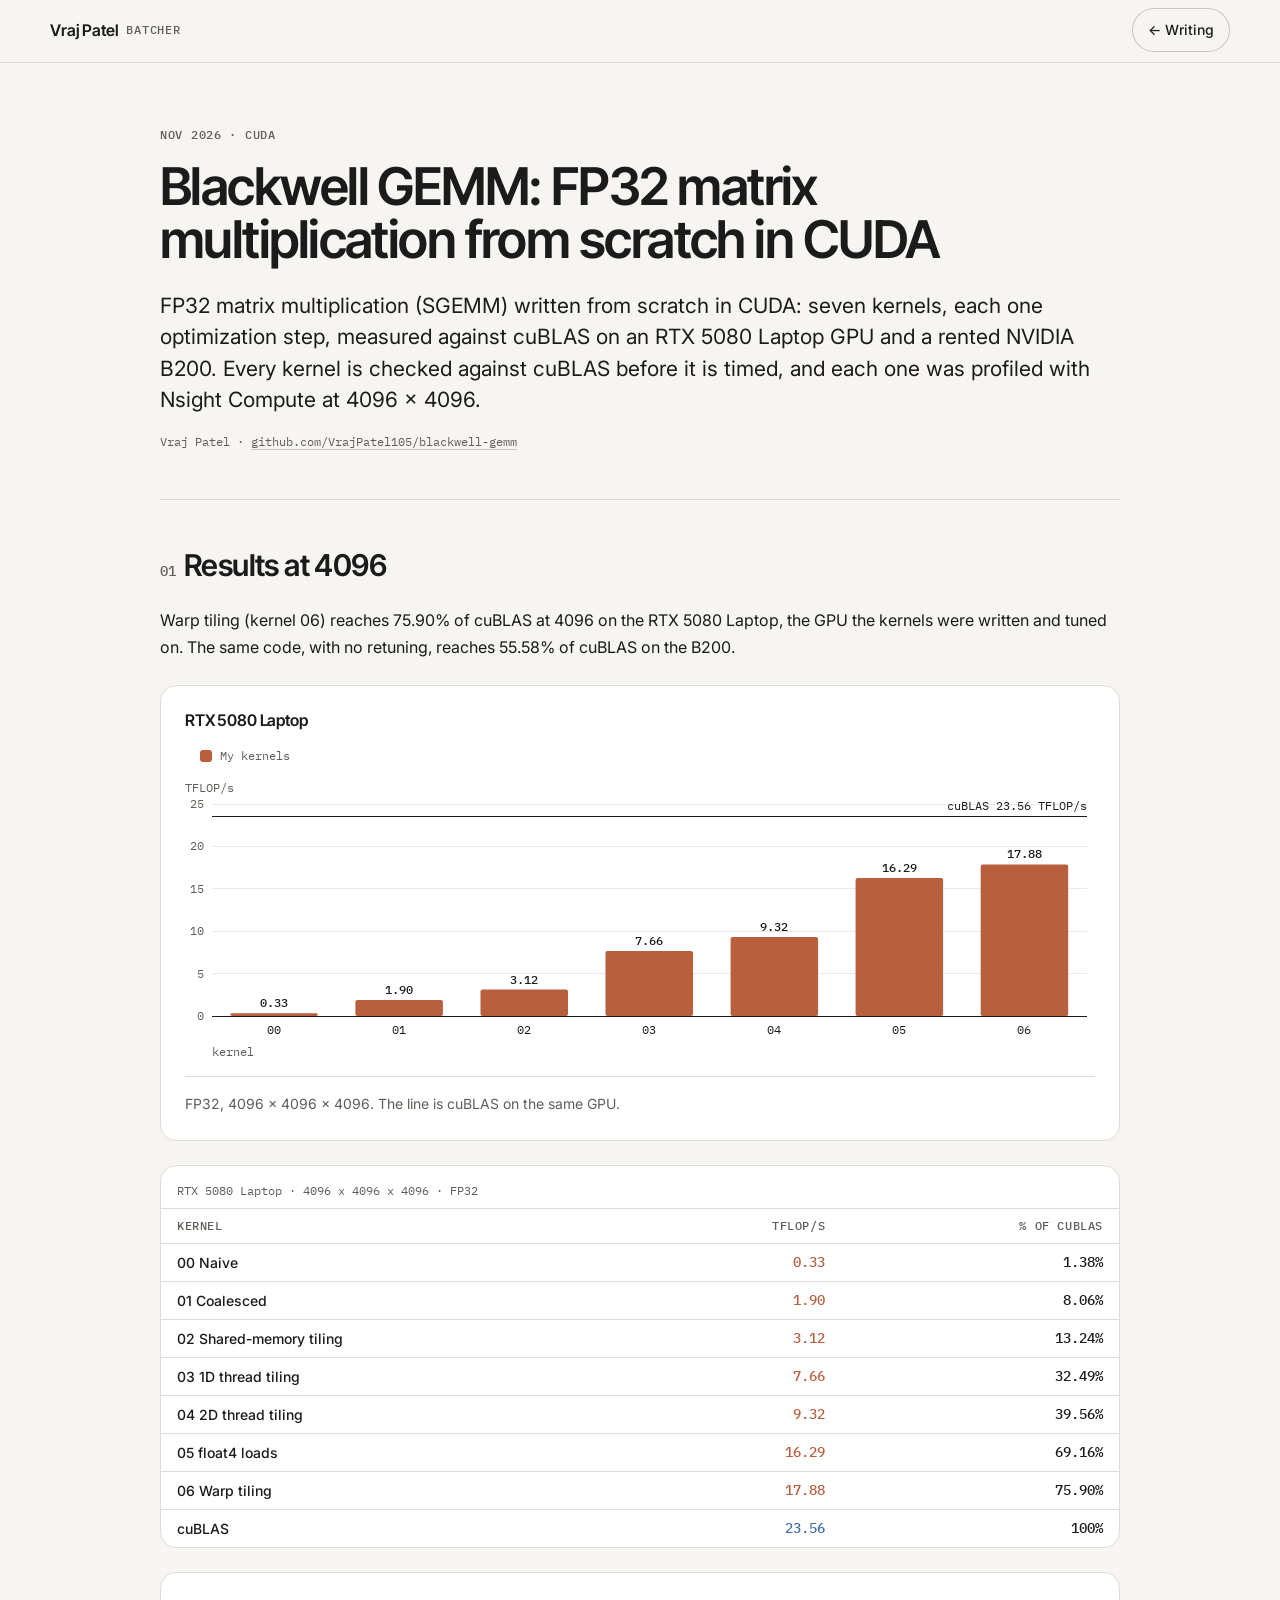
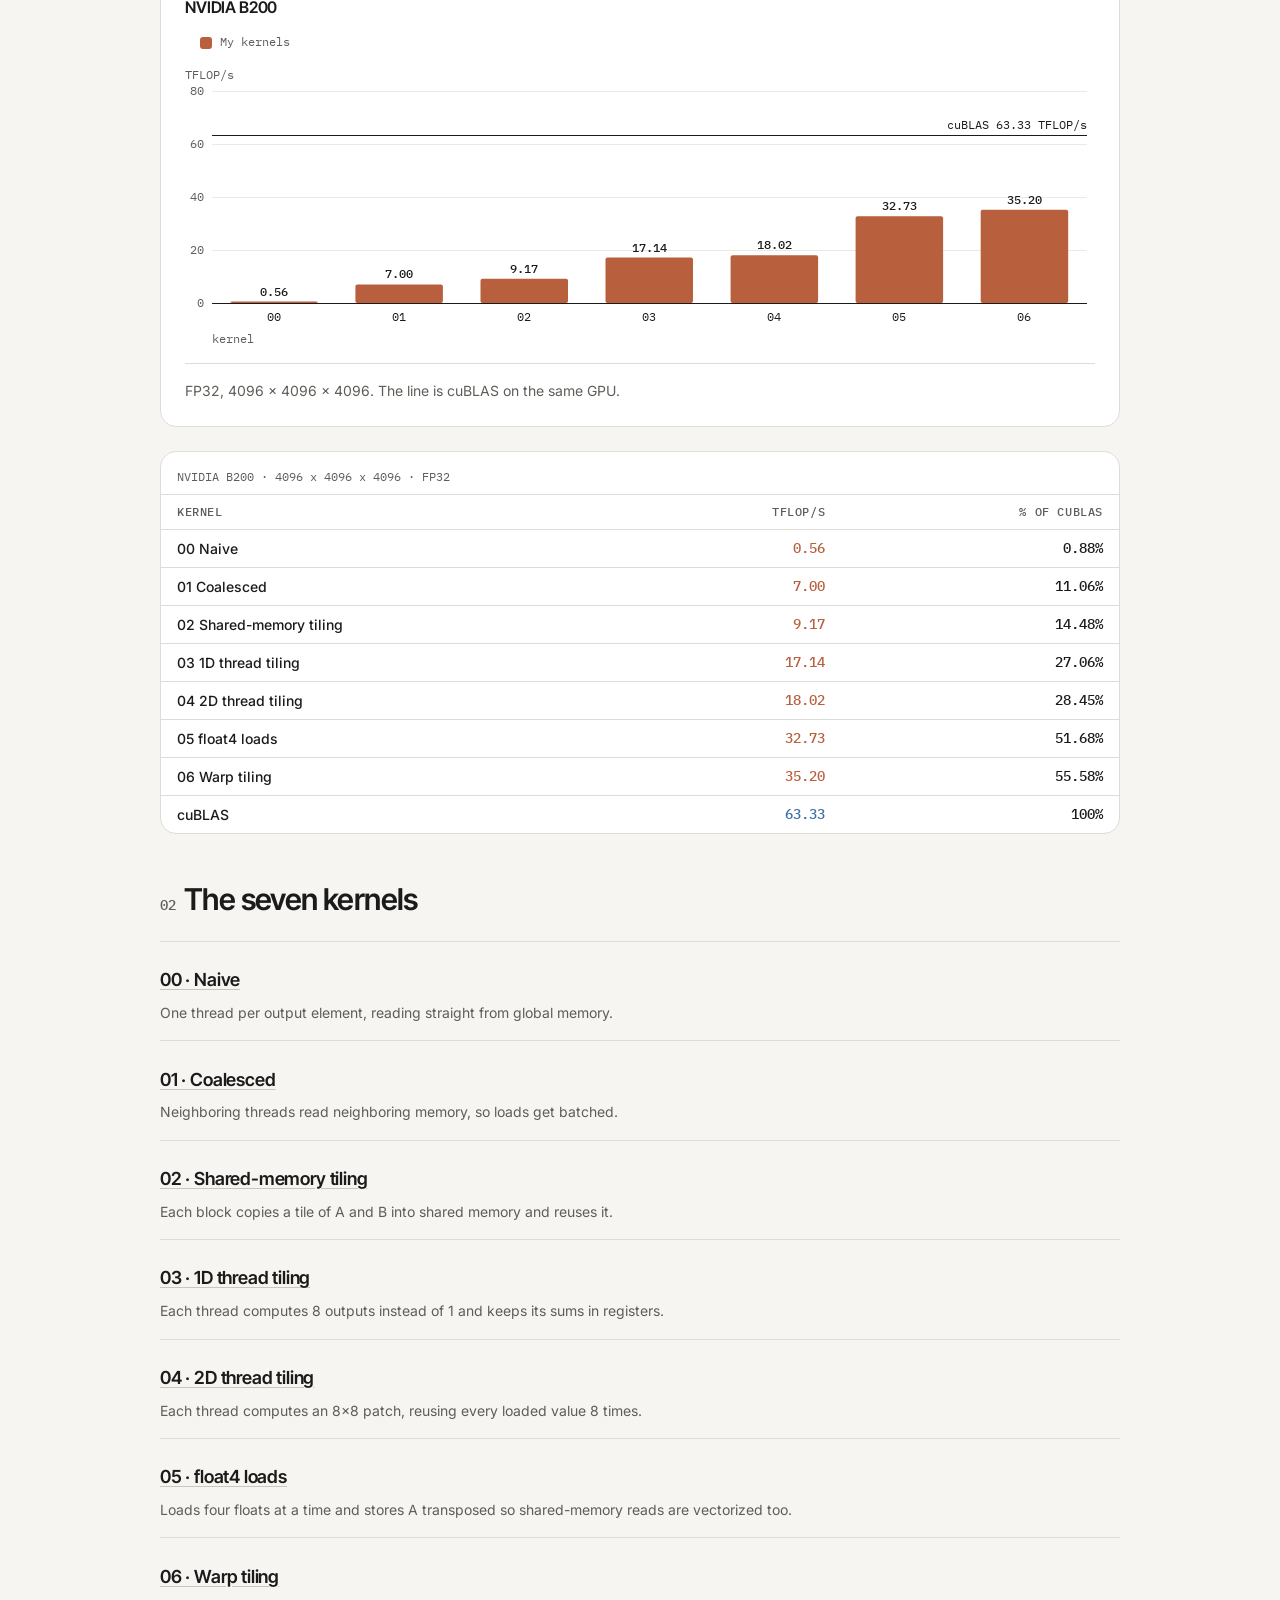
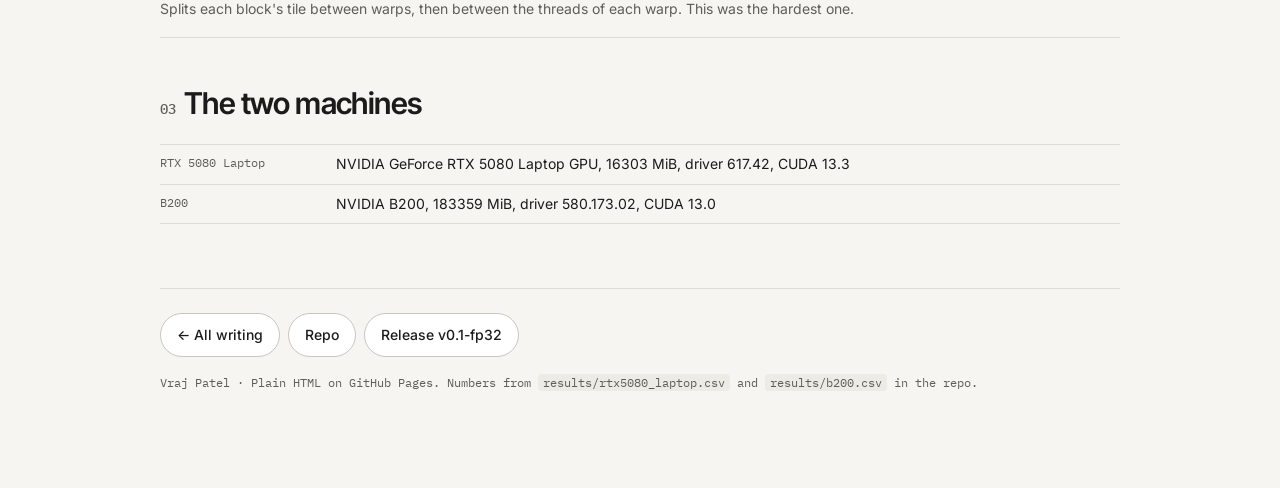
<file: blackwell-gemm/index.html>
<!doctype html>
<html lang="en" data-theme="light">
<head>
<meta charset="utf-8">
<meta name="viewport" content="width=device-width, initial-scale=1, viewport-fit=cover">
<title>Blackwell GEMM: FP32 matrix multiplication from scratch in CUDA — Vraj Patel</title>
<meta name="description" content="FP32 matrix multiplication written from scratch in CUDA: seven kernels, each one optimization step, measured against cuBLAS on an RTX 5080 Laptop GPU and an NVIDIA B200.">
<meta name="author" content="Vraj Patel">
<meta name="color-scheme" content="light">
<meta name="theme-color" content="#f6f5f1">
<link rel="canonical" href="https://vrajpatel105.github.io/blackwell-gemm/">
<meta property="og:type" content="article">
<meta property="og:site_name" content="Vraj Patel">
<meta property="og:title" content="Blackwell GEMM: FP32 matrix multiplication from scratch in CUDA">
<meta property="og:description" content="Seven SGEMM kernels written from scratch in CUDA, each one optimization step, measured against cuBLAS on an RTX 5080 Laptop GPU and an NVIDIA B200.">
<meta property="og:url" content="https://vrajpatel105.github.io/blackwell-gemm/">
<meta name="twitter:card" content="summary">
<link rel="icon" type="image/svg+xml" href="data:image/svg+xml,%3Csvg xmlns='http://www.w3.org/2000/svg' viewBox='0 0 64 64'%3E%3Crect width='64' height='64' rx='14' fill='%231b1b1b'/%3E%3Ctext x='32' y='41' font-family='Inter,Helvetica,Arial,sans-serif' font-size='26' font-weight='700' letter-spacing='-1' text-anchor='middle' fill='%23f6f5f1'%3EVP%3C/text%3E%3C/svg%3E">
<link rel="preconnect" href="https://fonts.googleapis.com">
<link rel="preconnect" href="https://fonts.gstatic.com" crossorigin>
<link rel="stylesheet" href="https://fonts.googleapis.com/css2?family=IBM+Plex+Mono:wght@400;500&amp;family=Inter+Tight:wght@500;600&amp;family=Inter:wght@400;500;600&amp;display=swap">
<link rel="stylesheet" href="../assets/post.css">
<link rel="stylesheet" href="gemm.css">
</head>
<body>
<a class="skip" href="#main">Skip to content</a>

<header class="x-top">
  <div class="wrap x-toprow">
    <a class="x-brand" href="/">Vraj Patel <span>BATCHER</span></a>
    <a class="x-back" href="/#writing">← Writing</a>
  </div>
  <div class="wrap x-prog" aria-hidden="true"><i id="prog"></i></div>
</header>

<main id="main" tabindex="-1">
<article class="post">

  <header class="post-head">
    <p class="eyebrow">Nov 2026 · CUDA</p>
    <h1>Blackwell GEMM: FP32 matrix multiplication from scratch in CUDA</h1>
    <p class="post-lede">FP32 matrix multiplication (SGEMM) written from scratch in CUDA: seven kernels, each one optimization step, measured against cuBLAS on an RTX 5080 Laptop GPU and a rented NVIDIA B200. Every kernel is checked against cuBLAS before it is timed, and each one was profiled with Nsight Compute at 4096 x 4096.</p>
    <p class="post-meta">Vraj Patel · <a href="https://github.com/VrajPatel105/blackwell-gemm" target="_blank" rel="noopener">github.com/VrajPatel105/blackwell-gemm</a></p>
  </header>

  <section id="results" aria-labelledby="h-results">
    <h2 id="h-results"><span class="n">01</span>Results at 4096</h2>
    <p>Warp tiling (kernel 06) reaches 75.90% of cuBLAS at 4096 on the RTX 5080 Laptop, the GPU the kernels were written and tuned on. The same code, with no retuning, reaches 55.58% of cuBLAS on the B200.</p>
    <!-- gemm:chart-rtx5080_laptop -->
    <figure class="chart" data-chart='{"title":"TFLOP/s per kernel at 4096, RTX 5080 Laptop","x":"kernel","unit":"TFLOP/s","decimals":2,"categories":["00","01","02","03","04","05","06"],"ref":{"value":23.56,"label":"cuBLAS 23.56 TFLOP/s","short":"cuBLAS 23.56"},"series":[{"name":"My kernels","role":"mine","values":[0.33,1.9,3.12,7.66,9.32,16.29,17.88]}]}'>
      <p class="chart__title">RTX 5080 Laptop</p>
      <ul class="chart__legend"></ul>
      <div class="chart__plot"></div>
      <figcaption>FP32, 4096 x 4096 x 4096. The line is cuBLAS on the same GPU.</figcaption>
    </figure>
    <div class="table-wrap">
      <table class="data">
        <caption>RTX 5080 Laptop · 4096 x 4096 x 4096 · FP32</caption>
        <thead><tr><th scope="col">Kernel</th><th scope="col" class="num">TFLOP/s</th><th scope="col" class="num">% of cuBLAS</th></tr></thead>
        <tbody>
          <tr><th scope="row">00 Naive</th><td class="num is-mine">0.33</td><td class="num">1.38%</td></tr>
          <tr><th scope="row">01 Coalesced</th><td class="num is-mine">1.90</td><td class="num">8.06%</td></tr>
          <tr><th scope="row">02 Shared-memory tiling</th><td class="num is-mine">3.12</td><td class="num">13.24%</td></tr>
          <tr><th scope="row">03 1D thread tiling</th><td class="num is-mine">7.66</td><td class="num">32.49%</td></tr>
          <tr><th scope="row">04 2D thread tiling</th><td class="num is-mine">9.32</td><td class="num">39.56%</td></tr>
          <tr><th scope="row">05 float4 loads</th><td class="num is-mine">16.29</td><td class="num">69.16%</td></tr>
          <tr><th scope="row">06 Warp tiling</th><td class="num is-mine">17.88</td><td class="num">75.90%</td></tr>
          <tr><th scope="row">cuBLAS</th><td class="num is-base">23.56</td><td class="num">100%</td></tr>
        </tbody>
      </table>
    </div>
    <!-- /gemm:chart-rtx5080_laptop -->
    <!-- gemm:chart-b200 -->
    <figure class="chart" data-chart='{"title":"TFLOP/s per kernel at 4096, NVIDIA B200","x":"kernel","unit":"TFLOP/s","decimals":2,"categories":["00","01","02","03","04","05","06"],"ref":{"value":63.33,"label":"cuBLAS 63.33 TFLOP/s","short":"cuBLAS 63.33"},"series":[{"name":"My kernels","role":"mine","values":[0.56,7.0,9.17,17.14,18.02,32.73,35.2]}]}'>
      <p class="chart__title">NVIDIA B200</p>
      <ul class="chart__legend"></ul>
      <div class="chart__plot"></div>
      <figcaption>FP32, 4096 x 4096 x 4096. The line is cuBLAS on the same GPU.</figcaption>
    </figure>
    <div class="table-wrap">
      <table class="data">
        <caption>NVIDIA B200 · 4096 x 4096 x 4096 · FP32</caption>
        <thead><tr><th scope="col">Kernel</th><th scope="col" class="num">TFLOP/s</th><th scope="col" class="num">% of cuBLAS</th></tr></thead>
        <tbody>
          <tr><th scope="row">00 Naive</th><td class="num is-mine">0.56</td><td class="num">0.88%</td></tr>
          <tr><th scope="row">01 Coalesced</th><td class="num is-mine">7.00</td><td class="num">11.06%</td></tr>
          <tr><th scope="row">02 Shared-memory tiling</th><td class="num is-mine">9.17</td><td class="num">14.48%</td></tr>
          <tr><th scope="row">03 1D thread tiling</th><td class="num is-mine">17.14</td><td class="num">27.06%</td></tr>
          <tr><th scope="row">04 2D thread tiling</th><td class="num is-mine">18.02</td><td class="num">28.45%</td></tr>
          <tr><th scope="row">05 float4 loads</th><td class="num is-mine">32.73</td><td class="num">51.68%</td></tr>
          <tr><th scope="row">06 Warp tiling</th><td class="num is-mine">35.20</td><td class="num">55.58%</td></tr>
          <tr><th scope="row">cuBLAS</th><td class="num is-base">63.33</td><td class="num">100%</td></tr>
        </tbody>
      </table>
    </div>
    <!-- /gemm:chart-b200 -->
  </section>

  <section id="kernels" aria-labelledby="h-kernels">
    <h2 id="h-kernels"><span class="n">02</span>The seven kernels</h2>
    <!-- gemm:kernels -->
    <ol class="g-kernels">
      <li><a href="00-naive/">00 · Naive</a><p>One thread per output element, reading straight from global memory.</p></li>
      <li><a href="01-coalesced/">01 · Coalesced</a><p>Neighboring threads read neighboring memory, so loads get batched.</p></li>
      <li><a href="02-shared-memory-tiling/">02 · Shared-memory tiling</a><p>Each block copies a tile of A and B into shared memory and reuses it.</p></li>
      <li><a href="03-1d-thread-tiling/">03 · 1D thread tiling</a><p>Each thread computes 8 outputs instead of 1 and keeps its sums in registers.</p></li>
      <li><a href="04-2d-thread-tiling/">04 · 2D thread tiling</a><p>Each thread computes an 8x8 patch, reusing every loaded value 8 times.</p></li>
      <li><a href="05-float4-loads/">05 · float4 loads</a><p>Loads four floats at a time and stores A transposed so shared-memory reads are vectorized too.</p></li>
      <li><a href="06-warp-tiling/">06 · Warp tiling</a><p>Splits each block&#x27;s tile between warps, then between the threads of each warp. This was the hardest one.</p></li>
    </ol>
    <!-- /gemm:kernels -->
  </section>

  <section id="machines" aria-labelledby="h-machines">
    <h2 id="h-machines"><span class="n">03</span>The two machines</h2>
    <dl class="spec">
      <div><dt>RTX 5080 Laptop</dt><dd>NVIDIA GeForce RTX 5080 Laptop GPU, 16303 MiB, driver 617.42, CUDA 13.3</dd></div>
      <div><dt>B200</dt><dd>NVIDIA B200, 183359 MiB, driver 580.173.02, CUDA 13.0</dd></div>
    </dl>
  </section>

  <footer class="post-foot">
    <div class="btns">
      <a class="btn" href="/#writing">← All writing</a>
      <a class="btn" href="https://github.com/VrajPatel105/blackwell-gemm" target="_blank" rel="noopener">Repo<span class="vh">: blackwell-gemm</span></a>
      <a class="btn" href="https://github.com/VrajPatel105/blackwell-gemm/releases/tag/v0.1-fp32" target="_blank" rel="noopener">Release v0.1-fp32<span class="vh">: Nsight report files</span></a>
    </div>
    <p>Vraj Patel · Plain HTML on GitHub Pages. Numbers from <code>results/rtx5080_laptop.csv</code> and <code>results/b200.csv</code> in the repo.</p>
  </footer>

</article>
</main>
<script src="../assets/post.js"></script>
</body>
</html>
</file>
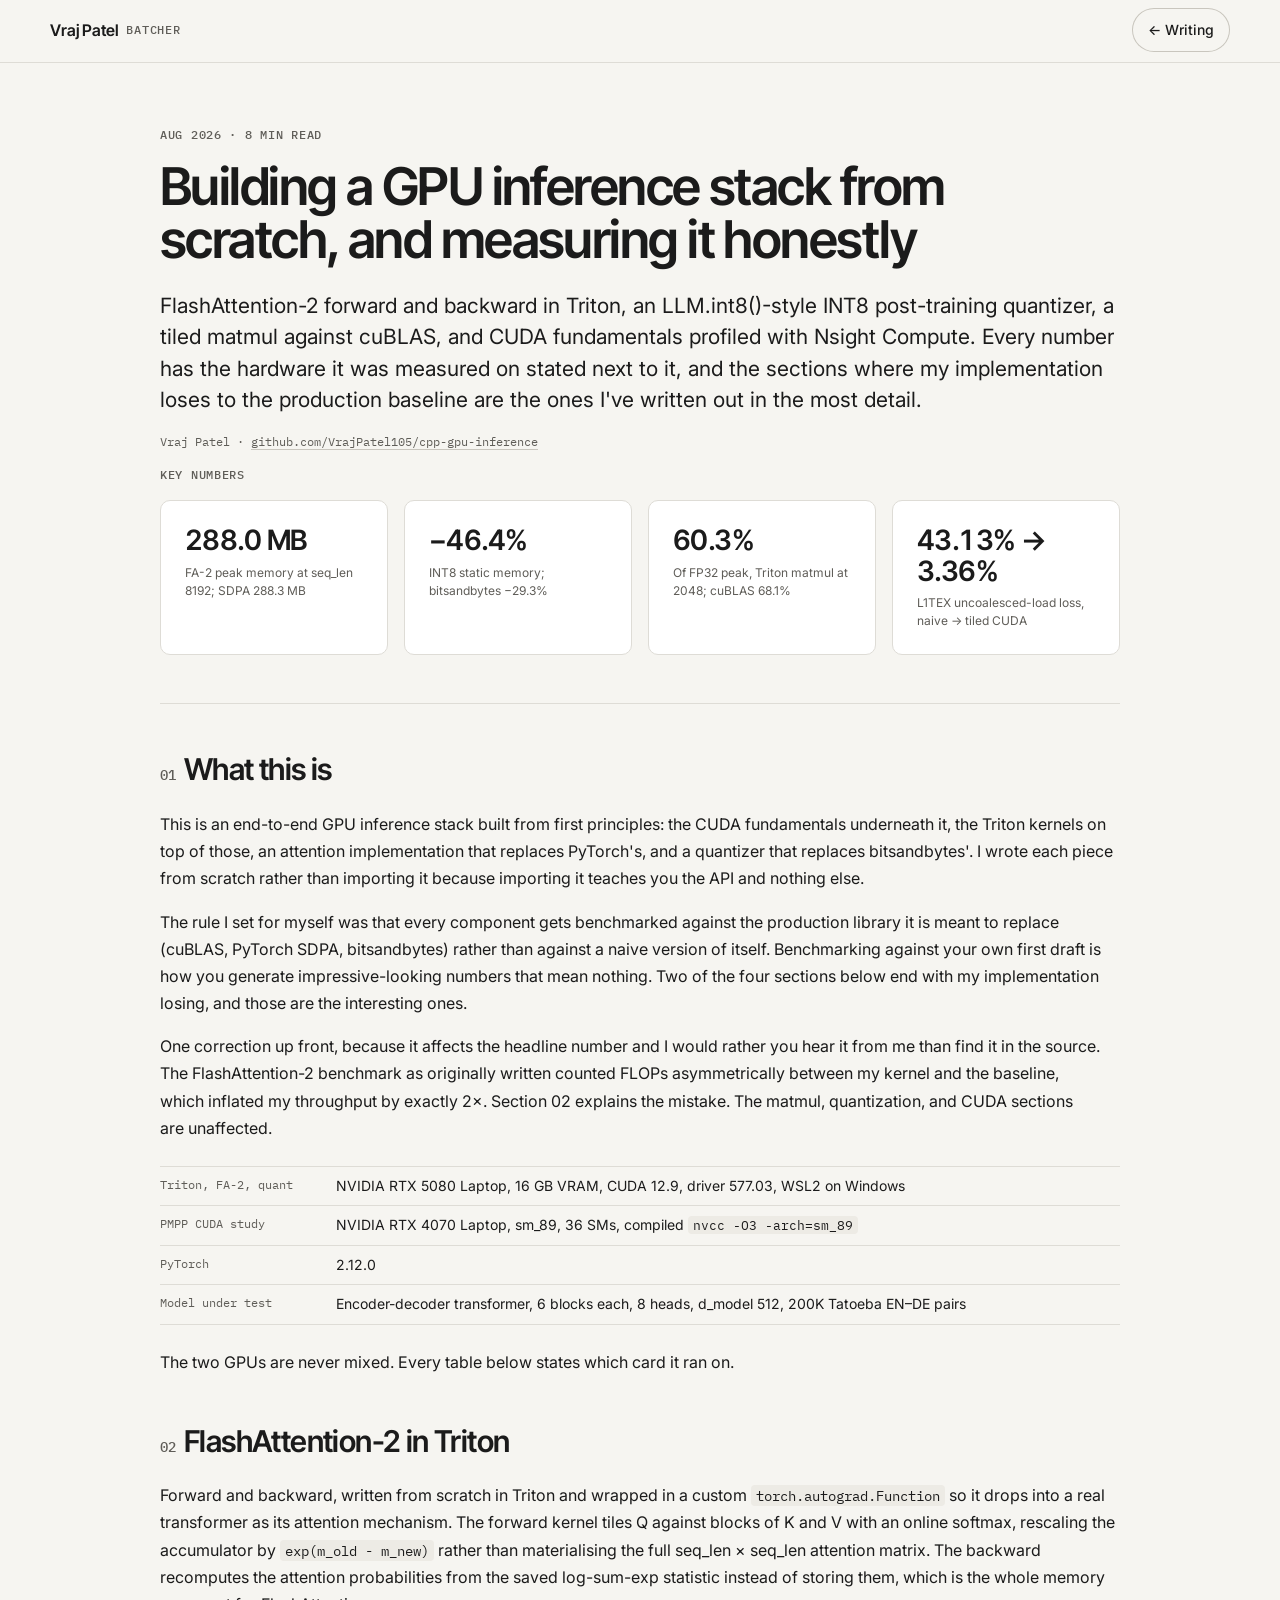
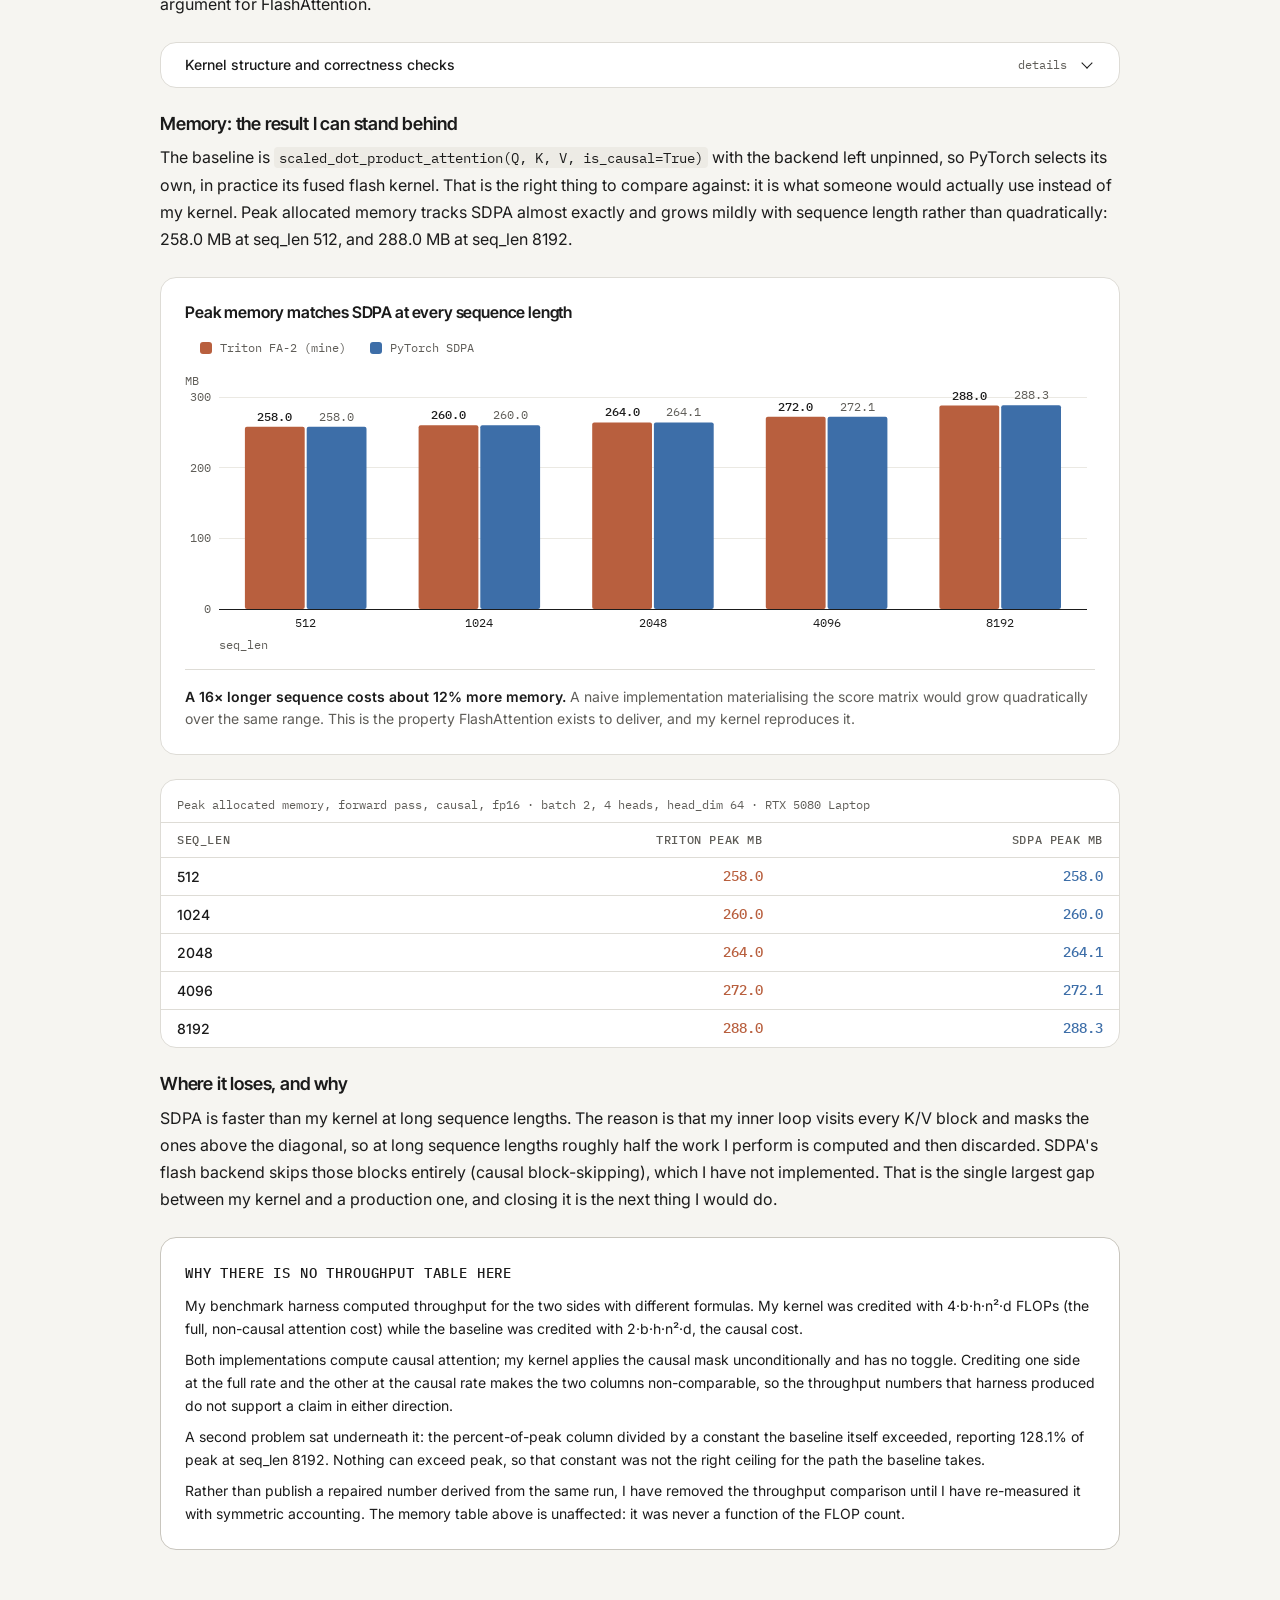
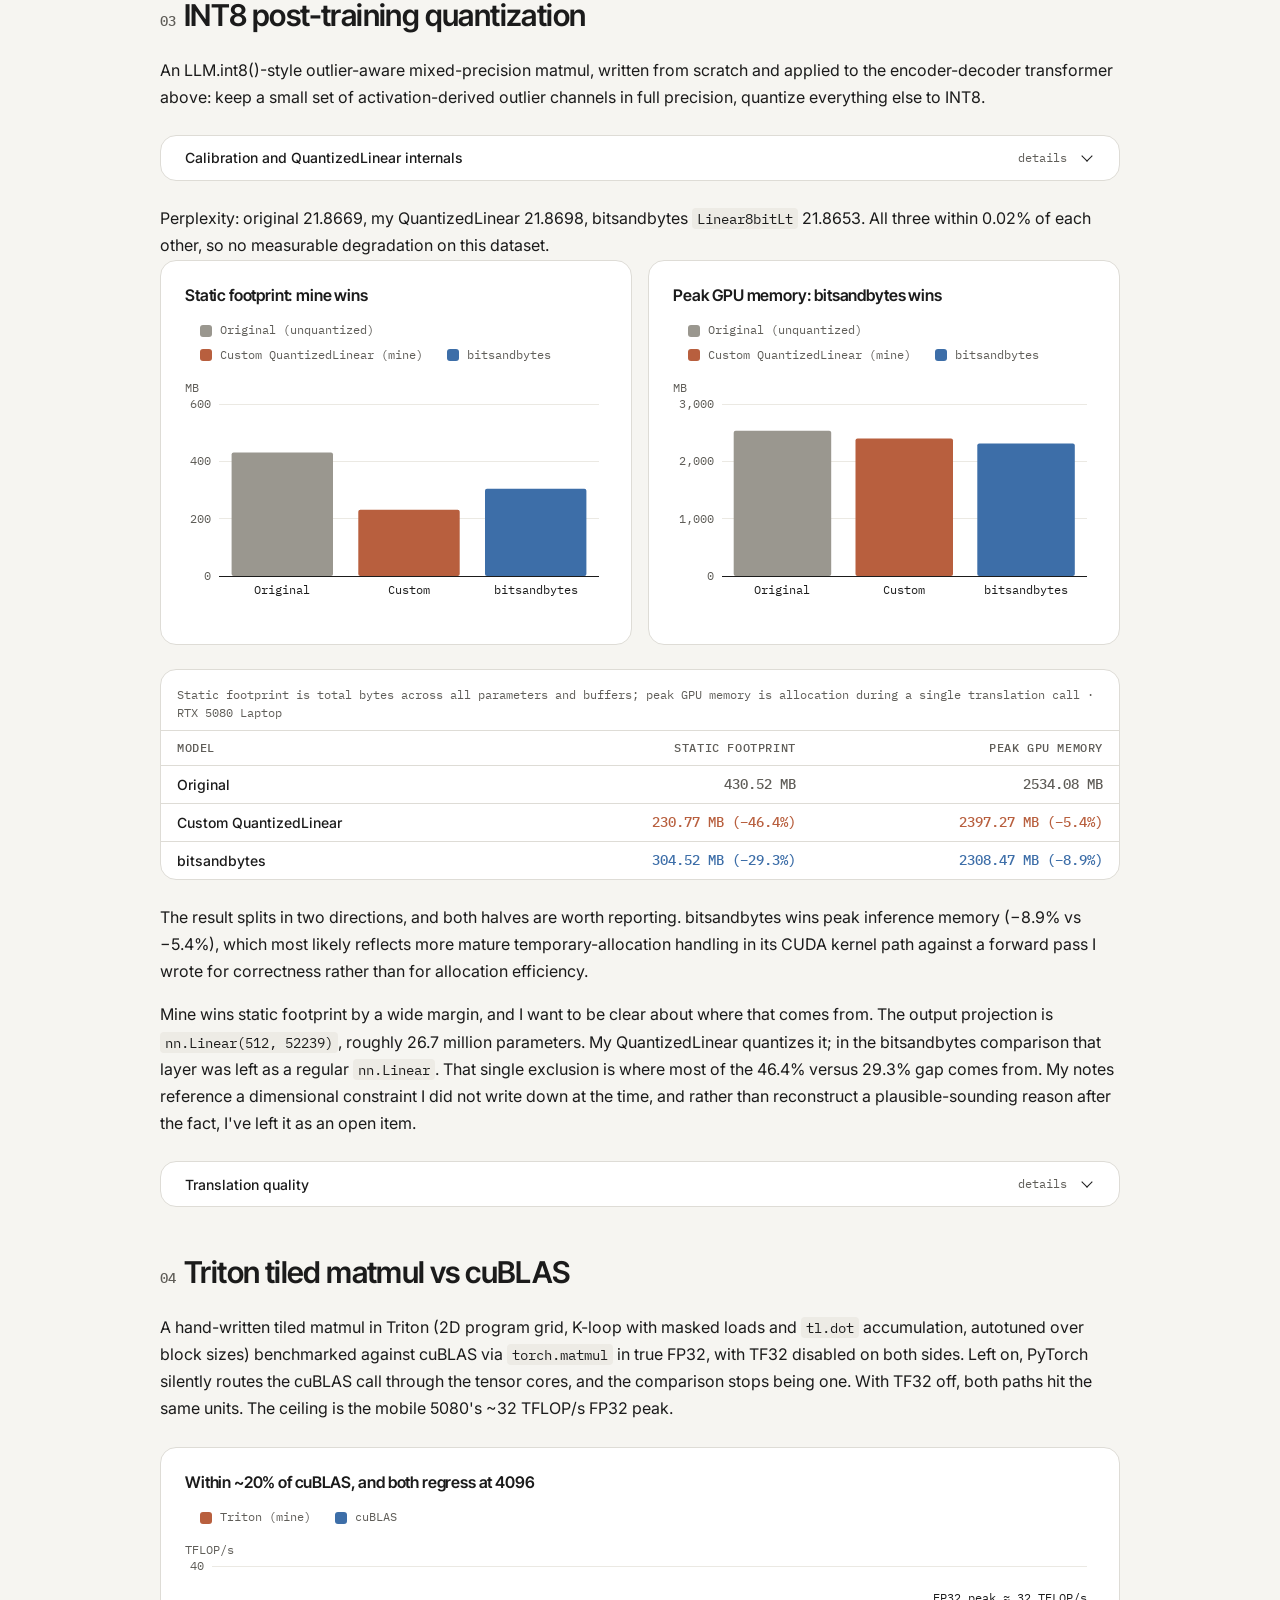
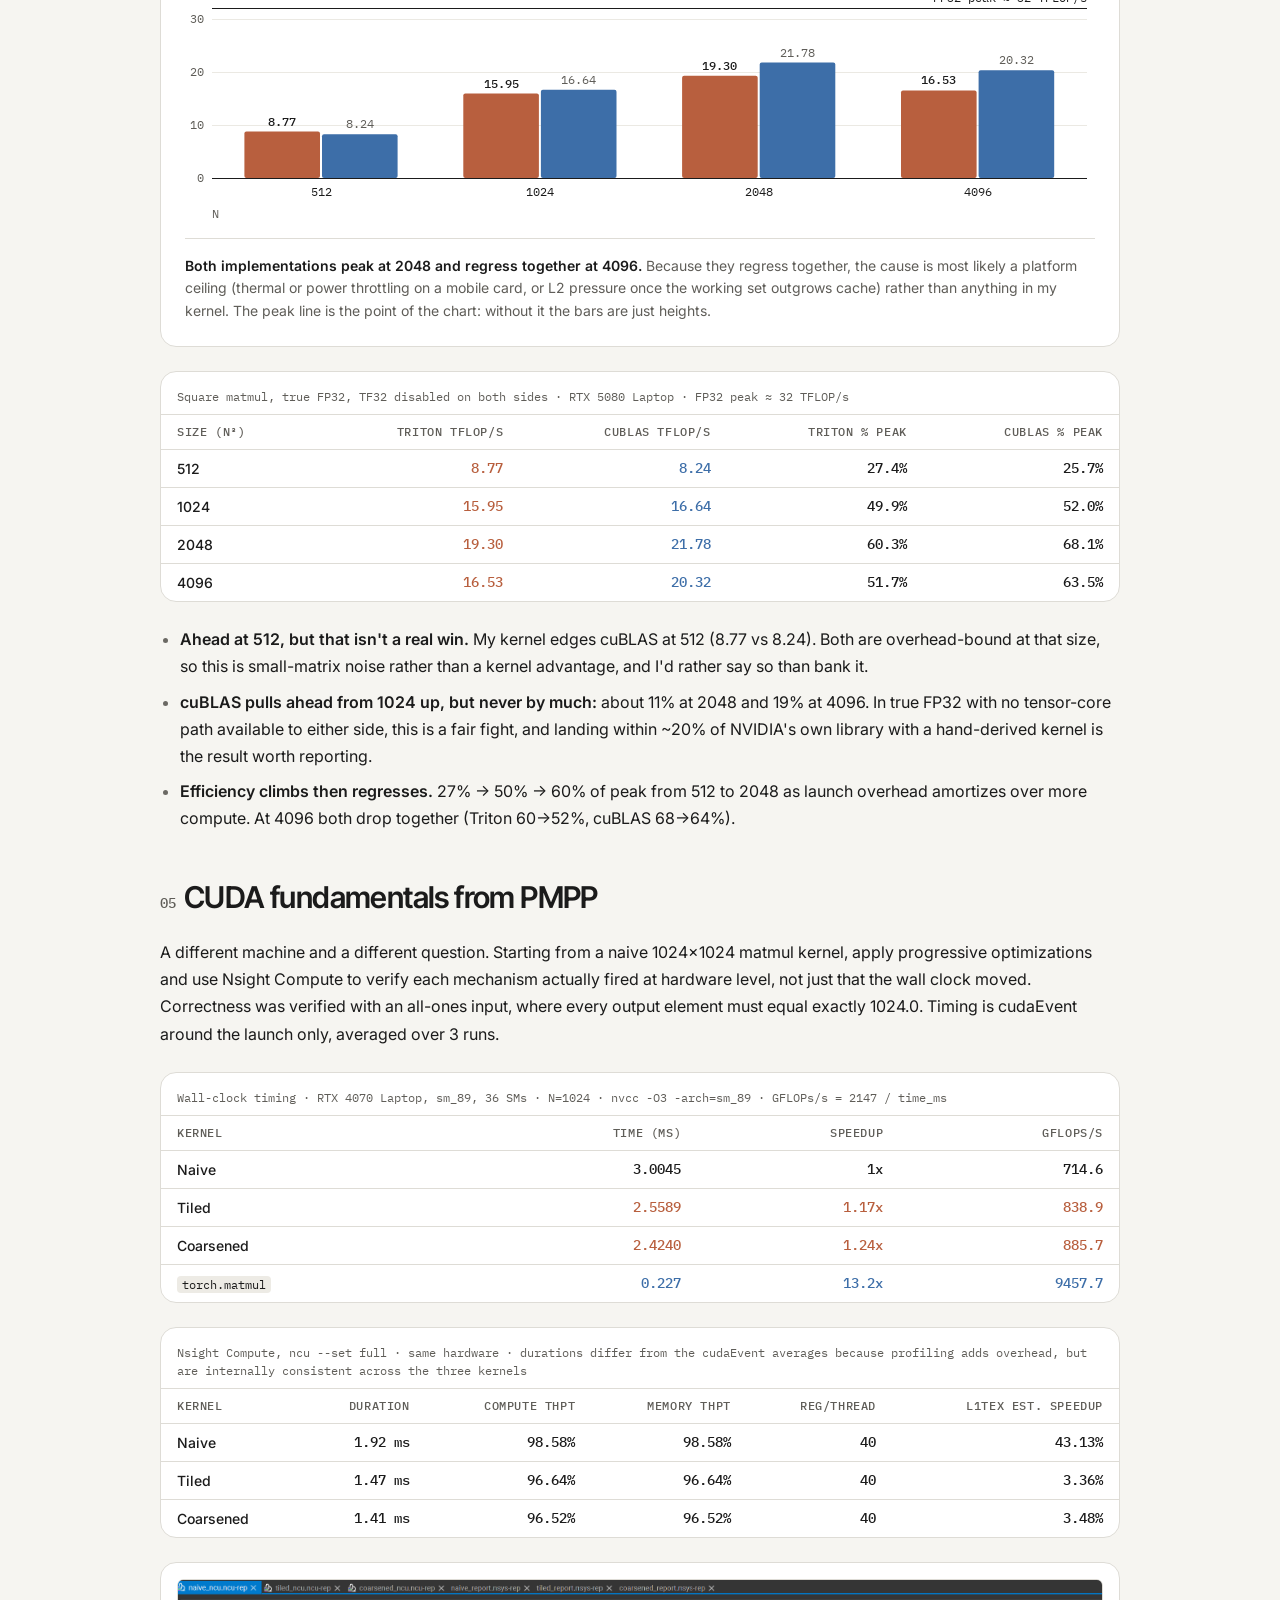
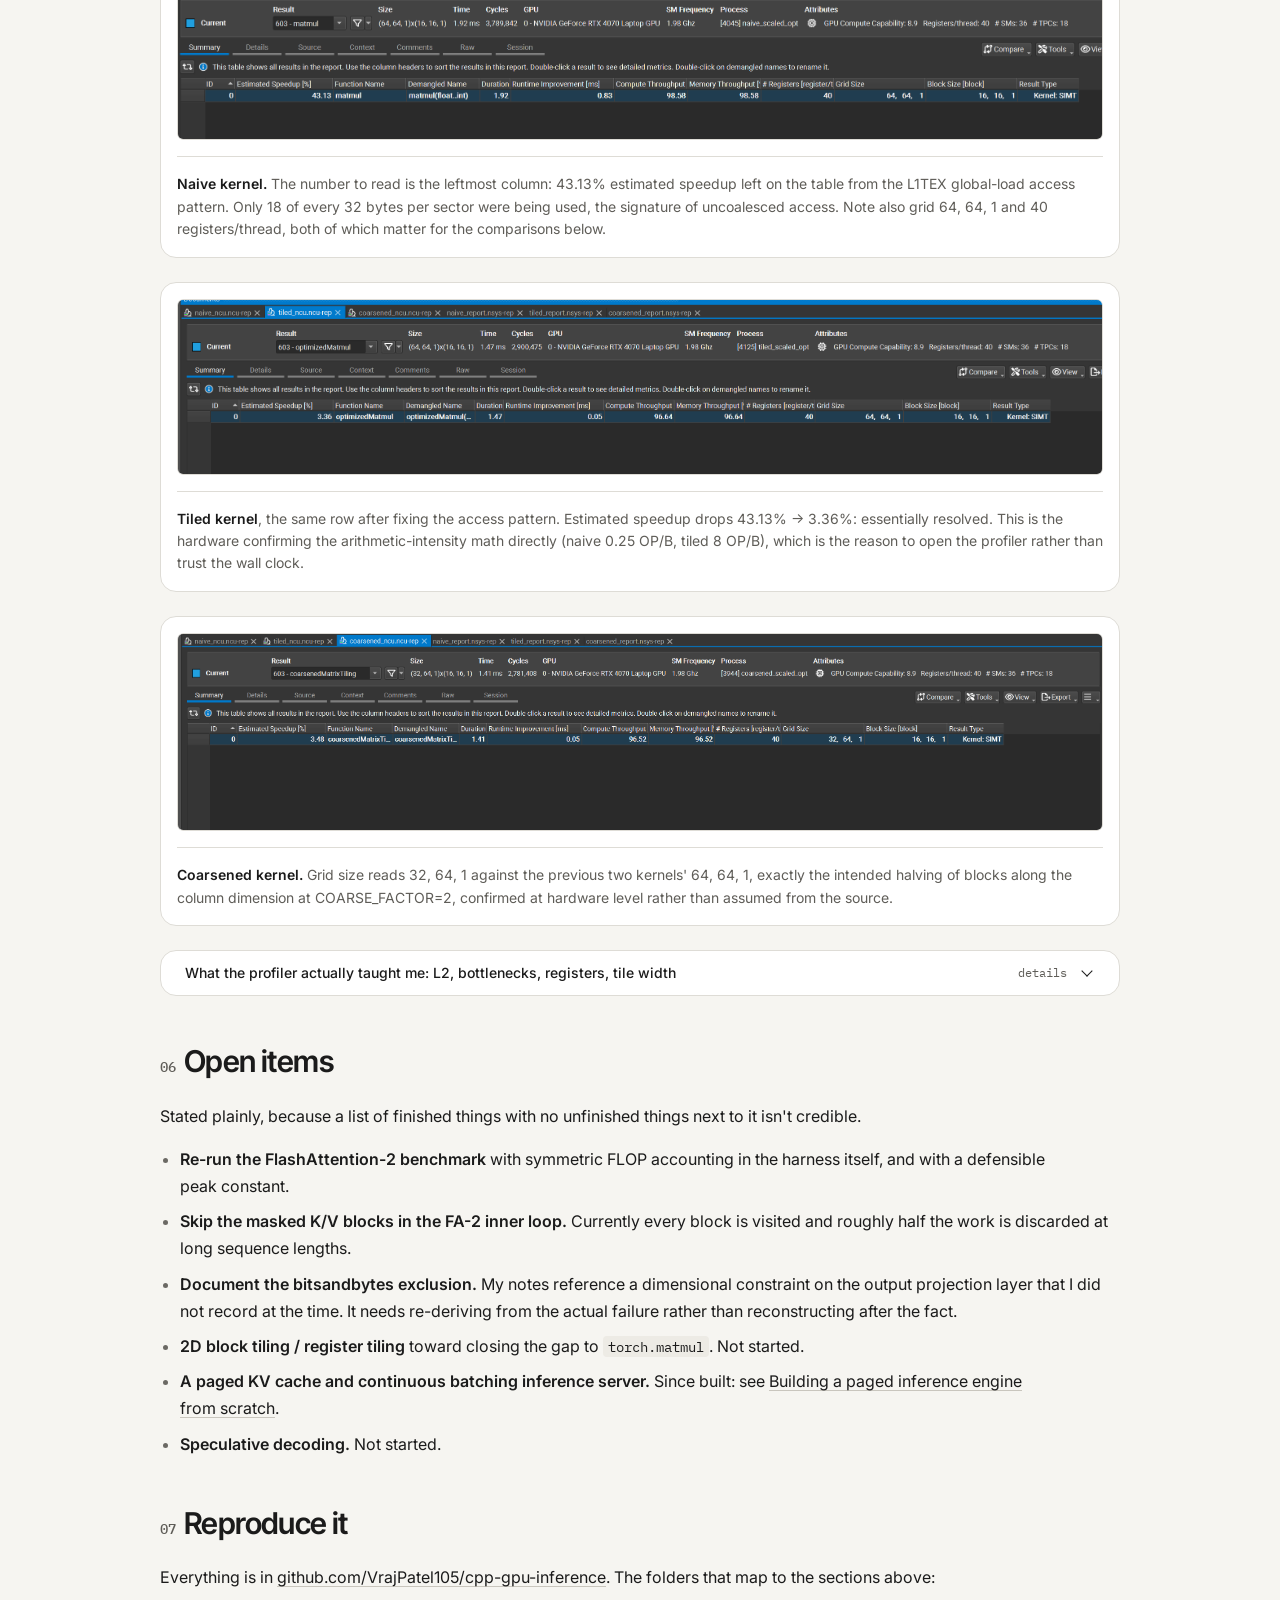
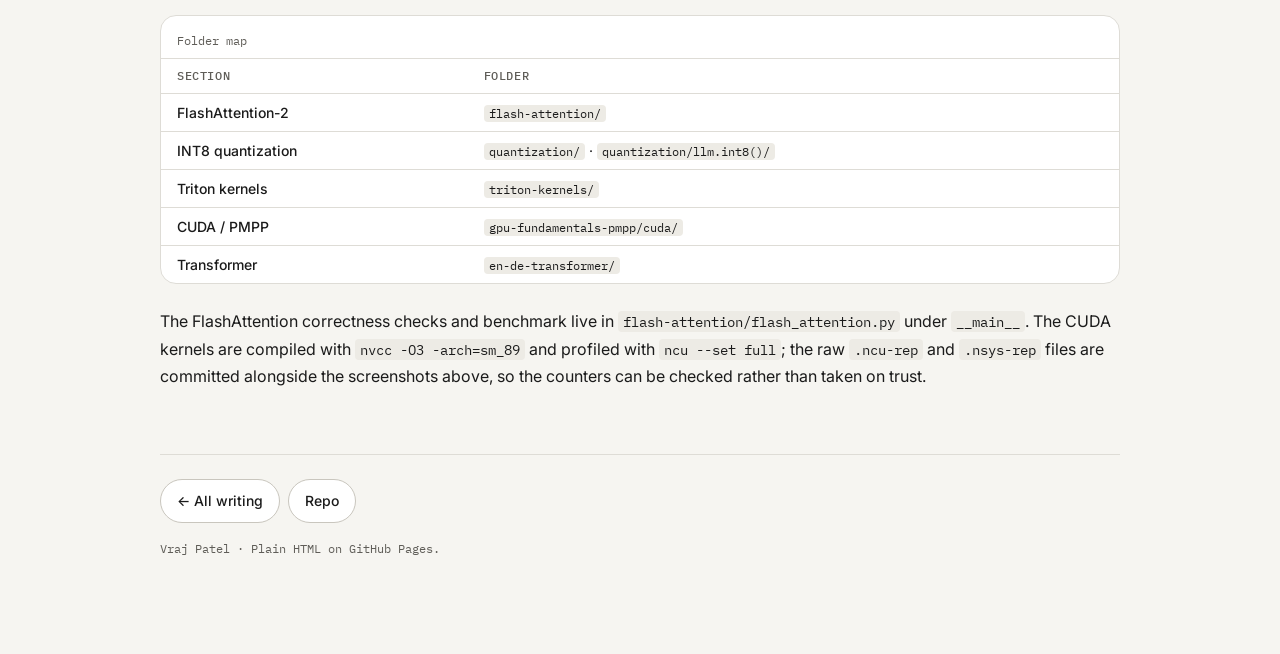
<file: gpu-inference/index.html>
<!doctype html>
<html lang="en" data-theme="light">
<head>
<meta charset="utf-8">
<meta name="viewport" content="width=device-width, initial-scale=1, viewport-fit=cover">
<title>Building a GPU inference stack from scratch — Vraj Patel</title>
<meta name="description" content="FlashAttention-2 forward and backward in Triton, an LLM.int8()-style INT8 quantizer, a tiled Triton matmul against cuBLAS, and CUDA fundamentals profiled with Nsight Compute. Every component benchmarked against the production library it replaces, including where mine loses.">
<meta name="author" content="Vraj Patel">
<meta name="color-scheme" content="light">
<meta name="theme-color" content="#f6f5f1">
<link rel="canonical" href="https://vrajpatel105.github.io/gpu-inference/">
<meta property="og:type" content="article">
<meta property="og:site_name" content="Vraj Patel">
<meta property="og:title" content="Building a GPU inference stack from scratch, and measuring it honestly">
<meta property="og:description" content="FlashAttention-2 in Triton, INT8 post-training quantization, a Triton matmul against cuBLAS, and CUDA kernels verified in Nsight Compute, each benchmarked against cuBLAS, PyTorch SDPA or bitsandbytes.">
<meta property="og:url" content="https://vrajpatel105.github.io/gpu-inference/">
<meta name="twitter:card" content="summary">
<link rel="icon" type="image/svg+xml" href="data:image/svg+xml,%3Csvg xmlns='http://www.w3.org/2000/svg' viewBox='0 0 64 64'%3E%3Crect width='64' height='64' rx='14' fill='%231b1b1b'/%3E%3Ctext x='32' y='41' font-family='Inter,Helvetica,Arial,sans-serif' font-size='26' font-weight='700' letter-spacing='-1' text-anchor='middle' fill='%23f6f5f1'%3EVP%3C/text%3E%3C/svg%3E">
<link rel="preconnect" href="https://fonts.googleapis.com">
<link rel="preconnect" href="https://fonts.gstatic.com" crossorigin>
<link rel="stylesheet" href="https://fonts.googleapis.com/css2?family=IBM+Plex+Mono:wght@400;500&amp;family=Inter+Tight:wght@500;600&amp;family=Inter:wght@400;500;600&amp;display=swap">
<link rel="stylesheet" href="../assets/post.css">
</head>
<body>
<a class="skip" href="#main">Skip to content</a>

<header class="x-top">
  <div class="wrap x-toprow">
    <a class="x-brand" href="/">Vraj Patel <span>BATCHER</span></a>
    <a class="x-back" href="/#writing">← Writing</a>
  </div>
  <div class="wrap x-prog" aria-hidden="true"><i id="prog"></i></div>
</header>

<main id="main" tabindex="-1">
<article class="post">

  <header class="post-head">
    <p class="eyebrow">Aug 2026 · 8 min read</p>
    <h1>Building a GPU inference stack from scratch, and measuring it honestly</h1>
    <p class="post-lede">FlashAttention-2 forward and backward in Triton, an LLM.int8()-style INT8 post-training quantizer, a tiled matmul against cuBLAS, and CUDA fundamentals profiled with Nsight Compute. Every number has the hardware it was measured on stated next to it, and the sections where my implementation loses to the production baseline are the ones I've written out in the most detail.</p>
    <p class="post-meta">Vraj Patel · <a href="https://github.com/VrajPatel105/cpp-gpu-inference" target="_blank" rel="noopener">github.com/VrajPatel105/cpp-gpu-inference</a></p>
    <p class="eyebrow x-proof-label">Key numbers</p>
    <div class="x-proof x-proof--4">
      <div><b>288.0 MB</b><small>FA-2 peak memory at seq_len 8192; SDPA 288.3 MB</small></div>
      <div><b>−46.4%</b><small>INT8 static memory; bitsandbytes −29.3%</small></div>
      <div><b>60.3%</b><small>Of FP32 peak, Triton matmul at 2048; cuBLAS 68.1%</small></div>
      <div><b>43.13% → 3.36%</b><small>L1TEX uncoalesced-load loss, naive → tiled CUDA</small></div>
    </div>
  </header>

  <section id="what" aria-labelledby="h-what">
    <h2 id="h-what"><span class="n">01</span>What this is</h2>
    <p>This is an end-to-end GPU inference stack built from first principles: the CUDA fundamentals underneath it, the Triton kernels on top of those, an attention implementation that replaces PyTorch's, and a quantizer that replaces bitsandbytes'. I wrote each piece from scratch rather than importing it because importing it teaches you the API and nothing else.</p>
    <p>The rule I set for myself was that every component gets benchmarked against the production library it is meant to replace (cuBLAS, PyTorch SDPA, bitsandbytes) rather than against a naive version of itself. Benchmarking against your own first draft is how you generate impressive-looking numbers that mean nothing. Two of the four sections below end with my implementation losing, and those are the interesting ones.</p>
    <p>One correction up front, because it affects the headline number and I would rather you hear it from me than find it in the source. The FlashAttention-2 benchmark as originally written counted FLOPs asymmetrically between my kernel and the baseline, which inflated my throughput by exactly 2×. Section 02 explains the mistake. The matmul, quantization, and CUDA sections are unaffected.</p>
    <dl class="spec">
      <div><dt>Triton, FA-2, quant</dt><dd>NVIDIA RTX 5080 Laptop, 16 GB VRAM, CUDA 12.9, driver 577.03, WSL2 on Windows</dd></div>
      <div><dt>PMPP CUDA study</dt><dd>NVIDIA RTX 4070 Laptop, sm_89, 36 SMs, compiled <code>nvcc -O3 -arch=sm_89</code></dd></div>
      <div><dt>PyTorch</dt><dd>2.12.0</dd></div>
      <div><dt>Model under test</dt><dd>Encoder-decoder transformer, 6 blocks each, 8 heads, d_model 512, 200K Tatoeba EN–DE pairs</dd></div>
    </dl>
    <p>The two GPUs are never mixed. Every table below states which card it ran on.</p>
  </section>

  <section id="fa2" aria-labelledby="h-fa2">
    <h2 id="h-fa2"><span class="n">02</span>FlashAttention-2 in Triton</h2>
    <p>Forward and backward, written from scratch in Triton and wrapped in a custom <code>torch.autograd.Function</code> so it drops into a real transformer as its attention mechanism. The forward kernel tiles Q against blocks of K and V with an online softmax, rescaling the accumulator by <code>exp(m_old - m_new)</code> rather than materialising the full seq_len × seq_len attention matrix. The backward recomputes the attention probabilities from the saved log-sum-exp statistic instead of storing them, which is the whole memory argument for FlashAttention.</p>
    <details>
      <summary>Kernel structure and correctness checks <small>details</small></summary>
      <div class="details-body">
        <p>Causal masking is applied inside the kernel at line level, combined with the padding mask, before the softmax. Inputs are fp16 with fp32 accumulation in the <code>tl.dot</code> calls. The backward splits into three kernels: a preprocessing pass computing the row-wise D term, a dK/dV kernel, and a dQ kernel.</p>
        <p>Each kernel was checked against a reference PyTorch implementation on identical inputs, with <code>torch.allclose</code> at <code>atol=1e-2, rtol=1e-2</code>. All passed.</p>
        <div class="table-wrap">
          <table class="data">
            <caption>Absolute difference against the PyTorch reference · fp16 · batch 2, 4 heads, seq_len 512, head_dim 64</caption>
            <thead><tr><th scope="col">Tensor</th><th scope="col" class="num">Max abs diff</th><th scope="col" class="num">Mean abs diff</th><th scope="col">allclose</th></tr></thead>
            <tbody>
              <tr><th scope="row">Forward output</th><td class="num">0.00048828</td><td class="num">0.00017583</td><td>pass</td></tr>
              <tr><th scope="row">Preprocess (D)</th><td class="num">0.02055931</td><td class="num">0.00455718</td><td>pass</td></tr>
              <tr><th scope="row">dK</th><td class="num">0.00317383</td><td class="num">0.00035345</td><td>pass</td></tr>
              <tr><th scope="row">dV</th><td class="num">0.00390625</td><td class="num">0.00018393</td><td>pass</td></tr>
              <tr><th scope="row">dQ</th><td class="num">0.00229645</td><td class="num">0.00042145</td><td>pass</td></tr>
            </tbody>
          </table>
        </div>
      </div>
    </details>

    <h3>Memory: the result I can stand behind</h3>
    <p>The baseline is <code>scaled_dot_product_attention(Q, K, V, is_causal=True)</code> with the backend left unpinned, so PyTorch selects its own, in practice its fused flash kernel. That is the right thing to compare against: it is what someone would actually use instead of my kernel. Peak allocated memory tracks SDPA almost exactly and grows mildly with sequence length rather than quadratically: 258.0 MB at seq_len 512, and 288.0 MB at seq_len 8192.</p>
    <figure class="chart" data-chart='{"title":"Peak allocated memory, Triton FA-2 vs PyTorch SDPA","x":"seq_len","unit":"MB","decimals":1,"categories":["512","1024","2048","4096","8192"],"series":[{"name":"Triton FA-2 (mine)","role":"mine","values":[258.0,260.0,264.0,272.0,288.0]},{"name":"PyTorch SDPA","role":"base","values":[258.0,260.0,264.1,272.1,288.3]}]}'>
      <p class="chart__title">Peak memory matches SDPA at every sequence length</p>
      <ul class="chart__legend"></ul>
      <div class="chart__plot"></div>
      <figcaption><b>A 16× longer sequence costs about 12% more memory.</b> A naive implementation materialising the score matrix would grow quadratically over the same range. This is the property FlashAttention exists to deliver, and my kernel reproduces it.</figcaption>
    </figure>
    <div class="table-wrap">
      <table class="data">
        <caption>Peak allocated memory, forward pass, causal, fp16 · batch 2, 4 heads, head_dim 64 · RTX 5080 Laptop</caption>
        <thead><tr><th scope="col">seq_len</th><th scope="col" class="num">Triton peak MB</th><th scope="col" class="num">SDPA peak MB</th></tr></thead>
        <tbody>
          <tr><th scope="row">512</th><td class="num is-mine">258.0</td><td class="num is-base">258.0</td></tr>
          <tr><th scope="row">1024</th><td class="num is-mine">260.0</td><td class="num is-base">260.0</td></tr>
          <tr><th scope="row">2048</th><td class="num is-mine">264.0</td><td class="num is-base">264.1</td></tr>
          <tr><th scope="row">4096</th><td class="num is-mine">272.0</td><td class="num is-base">272.1</td></tr>
          <tr><th scope="row">8192</th><td class="num is-mine">288.0</td><td class="num is-base">288.3</td></tr>
        </tbody>
      </table>
    </div>

    <h3>Where it loses, and why</h3>
    <p>SDPA is faster than my kernel at long sequence lengths. The reason is that my inner loop visits every K/V block and masks the ones above the diagonal, so at long sequence lengths roughly half the work I perform is computed and then discarded. SDPA's flash backend skips those blocks entirely (causal block-skipping), which I have not implemented. That is the single largest gap between my kernel and a production one, and closing it is the next thing I would do.</p>
    <div class="flag">
      <p class="eyebrow">Why there is no throughput table here</p>
      <p>My benchmark harness computed throughput for the two sides with different formulas. My kernel was credited with 4·b·h·n²·d FLOPs (the full, non-causal attention cost) while the baseline was credited with 2·b·h·n²·d, the causal cost.</p>
      <p>Both implementations compute causal attention; my kernel applies the causal mask unconditionally and has no toggle. Crediting one side at the full rate and the other at the causal rate makes the two columns non-comparable, so the throughput numbers that harness produced do not support a claim in either direction.</p>
      <p>A second problem sat underneath it: the percent-of-peak column divided by a constant the baseline itself exceeded, reporting 128.1% of peak at seq_len 8192. Nothing can exceed peak, so that constant was not the right ceiling for the path the baseline takes.</p>
      <p>Rather than publish a repaired number derived from the same run, I have removed the throughput comparison until I have re-measured it with symmetric accounting. The memory table above is unaffected: it was never a function of the FLOP count.</p>
    </div>
  </section>

  <section id="int8" aria-labelledby="h-int8">
    <h2 id="h-int8"><span class="n">03</span>INT8 post-training quantization</h2>
    <p>An LLM.int8()-style outlier-aware mixed-precision matmul, written from scratch and applied to the encoder-decoder transformer above: keep a small set of activation-derived outlier channels in full precision, quantize everything else to INT8.</p>
    <details>
      <summary>Calibration and QuantizedLinear internals <small>details</small></summary>
      <div class="details-body">
        <p>A calibration pass over the trained model used forward hooks to track the running maximum activation magnitude per input channel across every <code>nn.Linear</code>. Outlier channels were selected with a dynamic per-layer threshold (mean plus three standard deviations of per-channel activation magnitude) rather than a fixed cutoff, because activation distributions varied meaningfully across layers.</p>
        <p><code>QuantizedLinear</code> splits each weight matrix into a full-precision outlier column set and an INT8 column set quantized with a per-output-neuron scale. At inference it splits the incoming activation the same way, quantizes the normal columns dynamically with a per-token scale, runs two matmuls, dequantizes the INT8 path by the product of the activation and weight scales, then sums with the outlier path and the bias.</p>
        <p>Single-layer correctness: mean absolute error 0.0038 against output magnitudes of roughly 0.1–0.5. That is consistent with INT8 rounding, not with an implementation bug: a bug produces errors that scale with the input or concentrate in particular channels, and this doesn't.</p>
      </div>
    </details>
    <p>Perplexity: original 21.8669, my QuantizedLinear 21.8698, bitsandbytes <code>Linear8bitLt</code> 21.8653. All three within 0.02% of each other, so no measurable degradation on this dataset.</p>
    <div class="charts-2">
      <figure class="chart" data-chart='{"title":"Static footprint, MB","unit":"MB","decimals":2,"categories":["Original","Custom","bitsandbytes"],"legend":[{"name":"Original (unquantized)","role":"ref"},{"name":"Custom QuantizedLinear (mine)","role":"mine"},{"name":"bitsandbytes","role":"base"}],"series":[{"name":"Static footprint","roles":["ref","mine","base"],"pointNames":["Original","Custom QuantizedLinear","bitsandbytes"],"values":[430.52,230.77,304.52]}]}'>
        <p class="chart__title">Static footprint: mine wins</p>
        <ul class="chart__legend"></ul>
        <div class="chart__plot"></div>
      </figure>
      <figure class="chart" data-chart='{"title":"Peak GPU memory, MB","unit":"MB","decimals":2,"categories":["Original","Custom","bitsandbytes"],"legend":[{"name":"Original (unquantized)","role":"ref"},{"name":"Custom QuantizedLinear (mine)","role":"mine"},{"name":"bitsandbytes","role":"base"}],"series":[{"name":"Peak GPU memory","roles":["ref","mine","base"],"pointNames":["Original","Custom QuantizedLinear","bitsandbytes"],"values":[2534.08,2397.27,2308.47]}]}'>
        <p class="chart__title">Peak GPU memory: bitsandbytes wins</p>
        <ul class="chart__legend"></ul>
        <div class="chart__plot"></div>
      </figure>
    </div>
    <div class="table-wrap">
      <table class="data">
        <caption>Static footprint is total bytes across all parameters and buffers; peak GPU memory is allocation during a single translation call · RTX 5080 Laptop</caption>
        <thead><tr><th scope="col">Model</th><th scope="col" class="num">Static footprint</th><th scope="col" class="num">Peak GPU memory</th></tr></thead>
        <tbody>
          <tr><th scope="row">Original</th><td class="num muted">430.52 MB</td><td class="num muted">2534.08 MB</td></tr>
          <tr><th scope="row">Custom QuantizedLinear</th><td class="num is-mine">230.77 MB (−46.4%)</td><td class="num is-mine">2397.27 MB (−5.4%)</td></tr>
          <tr><th scope="row">bitsandbytes</th><td class="num is-base">304.52 MB (−29.3%)</td><td class="num is-base">2308.47 MB (−8.9%)</td></tr>
        </tbody>
      </table>
    </div>
    <p>The result splits in two directions, and both halves are worth reporting. bitsandbytes wins peak inference memory (−8.9% vs −5.4%), which most likely reflects more mature temporary-allocation handling in its CUDA kernel path against a forward pass I wrote for correctness rather than for allocation efficiency.</p>
    <p>Mine wins static footprint by a wide margin, and I want to be clear about where that comes from. The output projection is <code>nn.Linear(512, 52239)</code>, roughly 26.7 million parameters. My QuantizedLinear quantizes it; in the bitsandbytes comparison that layer was left as a regular <code>nn.Linear</code>. That single exclusion is where most of the 46.4% versus 29.3% gap comes from. My notes reference a dimensional constraint I did not write down at the time, and rather than reconstruct a plausible-sounding reason after the fact, I've left it as an open item.</p>
    <details>
      <summary>Translation quality <small>details</small></summary>
      <div class="details-body">
        <p>Fifteen test sentences covering statements, questions, and varied structures, greedy decoding, run through all three variants. All fifteen identical, word for word, across original, custom-quantized, and bitsandbytes-quantized.</p>
        <p>Two sentences, "What time is it?" and "Where is the bathroom?", came out grammatically imperfect in all three equally. That is a base-model limitation on question structures, not a quantization effect. It shows up identically in the unquantized model, which is exactly how you tell the difference.</p>
      </div>
    </details>
  </section>

  <section id="matmul" aria-labelledby="h-matmul">
    <h2 id="h-matmul"><span class="n">04</span>Triton tiled matmul vs cuBLAS</h2>
    <p>A hand-written tiled matmul in Triton (2D program grid, K-loop with masked loads and <code>tl.dot</code> accumulation, autotuned over block sizes) benchmarked against cuBLAS via <code>torch.matmul</code> in true FP32, with TF32 disabled on both sides. Left on, PyTorch silently routes the cuBLAS call through the tensor cores, and the comparison stops being one. With TF32 off, both paths hit the same units. The ceiling is the mobile 5080's ~32 TFLOP/s FP32 peak.</p>
    <figure class="chart" data-chart='{"title":"Square matmul throughput, Triton vs cuBLAS","x":"N","unit":"TFLOP/s","decimals":2,"categories":["512","1024","2048","4096"],"ref":{"value":32,"label":"FP32 peak ≈ 32 TFLOP/s","short":"peak ≈ 32"},"series":[{"name":"Triton (mine)","role":"mine","values":[8.77,15.95,19.30,16.53]},{"name":"cuBLAS","role":"base","values":[8.24,16.64,21.78,20.32]}]}'>
      <p class="chart__title">Within ~20% of cuBLAS, and both regress at 4096</p>
      <ul class="chart__legend"></ul>
      <div class="chart__plot"></div>
      <figcaption><b>Both implementations peak at 2048 and regress together at 4096.</b> Because they regress together, the cause is most likely a platform ceiling (thermal or power throttling on a mobile card, or L2 pressure once the working set outgrows cache) rather than anything in my kernel. The peak line is the point of the chart: without it the bars are just heights.</figcaption>
    </figure>
    <div class="table-wrap">
      <table class="data">
        <caption>Square matmul, true FP32, TF32 disabled on both sides · RTX 5080 Laptop · FP32 peak ≈ 32 TFLOP/s</caption>
        <thead><tr><th scope="col">Size (N³)</th><th scope="col" class="num">Triton TFLOP/s</th><th scope="col" class="num">cuBLAS TFLOP/s</th><th scope="col" class="num">Triton % peak</th><th scope="col" class="num">cuBLAS % peak</th></tr></thead>
        <tbody>
          <tr><th scope="row">512</th><td class="num is-mine">8.77</td><td class="num is-base">8.24</td><td class="num">27.4%</td><td class="num">25.7%</td></tr>
          <tr><th scope="row">1024</th><td class="num is-mine">15.95</td><td class="num is-base">16.64</td><td class="num">49.9%</td><td class="num">52.0%</td></tr>
          <tr><th scope="row">2048</th><td class="num is-mine">19.30</td><td class="num is-base">21.78</td><td class="num">60.3%</td><td class="num">68.1%</td></tr>
          <tr><th scope="row">4096</th><td class="num is-mine">16.53</td><td class="num is-base">20.32</td><td class="num">51.7%</td><td class="num">63.5%</td></tr>
        </tbody>
      </table>
    </div>
    <ul>
      <li><b>Ahead at 512, but that isn't a real win.</b> My kernel edges cuBLAS at 512 (8.77 vs 8.24). Both are overhead-bound at that size, so this is small-matrix noise rather than a kernel advantage, and I'd rather say so than bank it.</li>
      <li><b>cuBLAS pulls ahead from 1024 up, but never by much:</b> about 11% at 2048 and 19% at 4096. In true FP32 with no tensor-core path available to either side, this is a fair fight, and landing within ~20% of NVIDIA's own library with a hand-derived kernel is the result worth reporting.</li>
      <li><b>Efficiency climbs then regresses.</b> 27% → 50% → 60% of peak from 512 to 2048 as launch overhead amortizes over more compute. At 4096 both drop together (Triton 60→52%, cuBLAS 68→64%).</li>
    </ul>
  </section>

  <section id="cuda" aria-labelledby="h-cuda">
    <h2 id="h-cuda"><span class="n">05</span>CUDA fundamentals from PMPP</h2>
    <p>A different machine and a different question. Starting from a naive 1024×1024 matmul kernel, apply progressive optimizations and use Nsight Compute to verify each mechanism actually fired at hardware level, not just that the wall clock moved. Correctness was verified with an all-ones input, where every output element must equal exactly 1024.0. Timing is cudaEvent around the launch only, averaged over 3 runs.</p>
    <div class="table-wrap">
      <table class="data">
        <caption>Wall-clock timing · RTX 4070 Laptop, sm_89, 36 SMs · N=1024 · nvcc -O3 -arch=sm_89 · GFLOPs/s = 2147 / time_ms</caption>
        <thead><tr><th scope="col">Kernel</th><th scope="col" class="num">Time (ms)</th><th scope="col" class="num">Speedup</th><th scope="col" class="num">GFLOPs/s</th></tr></thead>
        <tbody>
          <tr><th scope="row">Naive</th><td class="num">3.0045</td><td class="num">1x</td><td class="num">714.6</td></tr>
          <tr><th scope="row">Tiled</th><td class="num is-mine">2.5589</td><td class="num is-mine">1.17x</td><td class="num is-mine">838.9</td></tr>
          <tr><th scope="row">Coarsened</th><td class="num is-mine">2.4240</td><td class="num is-mine">1.24x</td><td class="num is-mine">885.7</td></tr>
          <tr><th scope="row"><code>torch.matmul</code></th><td class="num is-base">0.227</td><td class="num is-base">13.2x</td><td class="num is-base">9457.7</td></tr>
        </tbody>
      </table>
    </div>
    <div class="table-wrap">
      <table class="data">
        <caption>Nsight Compute, ncu --set full · same hardware · durations differ from the cudaEvent averages because profiling adds overhead, but are internally consistent across the three kernels</caption>
        <thead><tr><th scope="col">Kernel</th><th scope="col" class="num">Duration</th><th scope="col" class="num">Compute thpt</th><th scope="col" class="num">Memory thpt</th><th scope="col" class="num">Reg/thread</th><th scope="col" class="num">L1TEX est. speedup</th></tr></thead>
        <tbody>
          <tr><th scope="row">Naive</th><td class="num">1.92 ms</td><td class="num">98.58%</td><td class="num">98.58%</td><td class="num">40</td><td class="num">43.13%</td></tr>
          <tr><th scope="row">Tiled</th><td class="num">1.47 ms</td><td class="num">96.64%</td><td class="num">96.64%</td><td class="num">40</td><td class="num">3.36%</td></tr>
          <tr><th scope="row">Coarsened</th><td class="num">1.41 ms</td><td class="num">96.52%</td><td class="num">96.52%</td><td class="num">40</td><td class="num">3.48%</td></tr>
        </tbody>
      </table>
    </div>
    <figure class="shot">
      <a href="img/naive_ncu.png" target="_blank" rel="noopener"><img src="img/naive_ncu.png" width="2267" height="392" loading="lazy" decoding="async" alt="Nsight Compute summary row for the naive matmul kernel, showing 43.13 percent estimated speedup, 1.92 millisecond duration, 98.58 percent compute and memory throughput, 40 registers per thread, grid size 64 by 64 by 1 and block size 16 by 16 by 1 on an RTX 4070 Laptop GPU."></a>
      <figcaption><b>Naive kernel.</b> The number to read is the leftmost column: 43.13% estimated speedup left on the table from the L1TEX global-load access pattern. Only 18 of every 32 bytes per sector were being used, the signature of uncoalesced access. Note also grid 64, 64, 1 and 40 registers/thread, both of which matter for the comparisons below.</figcaption>
    </figure>
    <figure class="shot">
      <a href="img/tiled_ncu.png" target="_blank" rel="noopener"><img src="img/tiled_ncu.png" width="2359" height="444" loading="lazy" decoding="async" alt="Nsight Compute summary row for the tiled matmul kernel, showing 3.36 percent estimated speedup, 1.47 millisecond duration, 96.64 percent compute and memory throughput, 40 registers per thread, and grid size 64 by 64 by 1."></a>
      <figcaption><b>Tiled kernel</b>, the same row after fixing the access pattern. Estimated speedup drops 43.13% → 3.36%: essentially resolved. This is the hardware confirming the arithmetic-intensity math directly (naive 0.25 OP/B, tiled 8 OP/B), which is the reason to open the profiler rather than trust the wall clock.</figcaption>
    </figure>
    <figure class="shot">
      <a href="img/coarsened_ncu.png" target="_blank" rel="noopener"><img src="img/coarsened_ncu.png" width="2495" height="531" loading="lazy" decoding="async" alt="Nsight Compute summary row for the thread-coarsened matmul kernel, showing 3.48 percent estimated speedup, 1.41 millisecond duration, 96.52 percent compute and memory throughput, 40 registers per thread, and grid size 32 by 64 by 1."></a>
      <figcaption><b>Coarsened kernel.</b> Grid size reads 32, 64, 1 against the previous two kernels' 64, 64, 1, exactly the intended halving of blocks along the column dimension at COARSE_FACTOR=2, confirmed at hardware level rather than assumed from the source.</figcaption>
    </figure>
    <details>
      <summary>What the profiler actually taught me: L2, bottlenecks, registers, tile width <small>details</small></summary>
      <div class="details-body">
        <p><b>Coalescing was measurably fixed, but the wall clock barely moved.</b> 43.13% → 3.36% is a clean mechanical win, yet tiling only bought 1.17x. The likely reason is that the 4070's L2 is large enough relative to the 4 MB per-matrix footprint at N=1024 to already absorb some of naive's redundant reads. Textbook examples promise 5–10x; on this hardware at this size, they don't materialise.</p>
        <p><b>None of the three kernels is cleanly memory- or compute-bound.</b> Compute and memory throughput both sit at ~97–98% in all three. Closing the remaining 13.2x gap to <code>torch.matmul</code> needs a different compute path entirely (tensor cores), not a better FP32 CUDA-core kernel.</p>
        <p><b>Registers per thread stayed flat at 40, which I did not expect.</b> Coarsening holds <code>Pvalue[COARSE_FACTOR]</code> per thread instead of a scalar, so I predicted a higher register count. The compiler evidently had headroom at this factor. Worth rechecking at COARSE_FACTOR=4, where occupancy tradeoffs should actually surface.</p>
        <p><b>TILE_WIDTH=16 was chosen deliberately.</b> It divides N=1024 evenly, so no boundary checks are needed, and it gives 256 threads/block, enough for shared-memory reuse to matter. An earlier accidental run at TILE_WIDTH=2, left over from 4×4 correctness testing, took 39 ms, about 15x slower than naive, because 4-thread blocks have almost no reuse to amortize and add heavy launch overhead. I'm keeping that in because it's the clearest evidence I have that I understand why the parameter matters rather than just which value to use.</p>
      </div>
    </details>
  </section>

  <section id="open" aria-labelledby="h-open">
    <h2 id="h-open"><span class="n">06</span>Open items</h2>
    <p>Stated plainly, because a list of finished things with no unfinished things next to it isn't credible.</p>
    <ul>
      <li><b>Re-run the FlashAttention-2 benchmark</b> with symmetric FLOP accounting in the harness itself, and with a defensible peak constant.</li>
      <li><b>Skip the masked K/V blocks in the FA-2 inner loop.</b> Currently every block is visited and roughly half the work is discarded at long sequence lengths.</li>
      <li><b>Document the bitsandbytes exclusion.</b> My notes reference a dimensional constraint on the output projection layer that I did not record at the time. It needs re-deriving from the actual failure rather than reconstructing after the fact.</li>
      <li><b>2D block tiling / register tiling</b> toward closing the gap to <code>torch.matmul</code>. Not started.</li>
      <li><b>A paged KV cache and continuous batching inference server.</b> Since built: see <a href="/paged-inference/">Building a paged inference engine from scratch</a>.</li>
      <li><b>Speculative decoding.</b> Not started.</li>
    </ul>
  </section>

  <section id="repro" aria-labelledby="h-repro">
    <h2 id="h-repro"><span class="n">07</span>Reproduce it</h2>
    <p>Everything is in <a href="https://github.com/VrajPatel105/cpp-gpu-inference" target="_blank" rel="noopener">github.com/VrajPatel105/cpp-gpu-inference</a>. The folders that map to the sections above:</p>
    <div class="table-wrap">
      <table class="data">
        <caption>Folder map</caption>
        <thead><tr><th scope="col">Section</th><th scope="col">Folder</th></tr></thead>
        <tbody>
          <tr><th scope="row">FlashAttention-2</th><td><code>flash-attention/</code></td></tr>
          <tr><th scope="row">INT8 quantization</th><td><code>quantization/</code> · <code>quantization/llm.int8()/</code></td></tr>
          <tr><th scope="row">Triton kernels</th><td><code>triton-kernels/</code></td></tr>
          <tr><th scope="row">CUDA / PMPP</th><td><code>gpu-fundamentals-pmpp/cuda/</code></td></tr>
          <tr><th scope="row">Transformer</th><td><code>en-de-transformer/</code></td></tr>
        </tbody>
      </table>
    </div>
    <p>The FlashAttention correctness checks and benchmark live in <code>flash-attention/flash_attention.py</code> under <code>__main__</code>. The CUDA kernels are compiled with <code>nvcc -O3 -arch=sm_89</code> and profiled with <code>ncu --set full</code>; the raw <code>.ncu-rep</code> and <code>.nsys-rep</code> files are committed alongside the screenshots above, so the counters can be checked rather than taken on trust.</p>
  </section>

  <footer class="post-foot">
    <div class="btns">
      <a class="btn" href="/#writing">← All writing</a>
      <a class="btn" href="https://github.com/VrajPatel105/cpp-gpu-inference" target="_blank" rel="noopener">Repo<span class="vh">: cpp-gpu-inference</span></a>
    </div>
    <p>Vraj Patel · Plain HTML on GitHub Pages.</p>
  </footer>

</article>
</main>
<script src="../assets/post.js"></script>
</body>
</html>
</file>
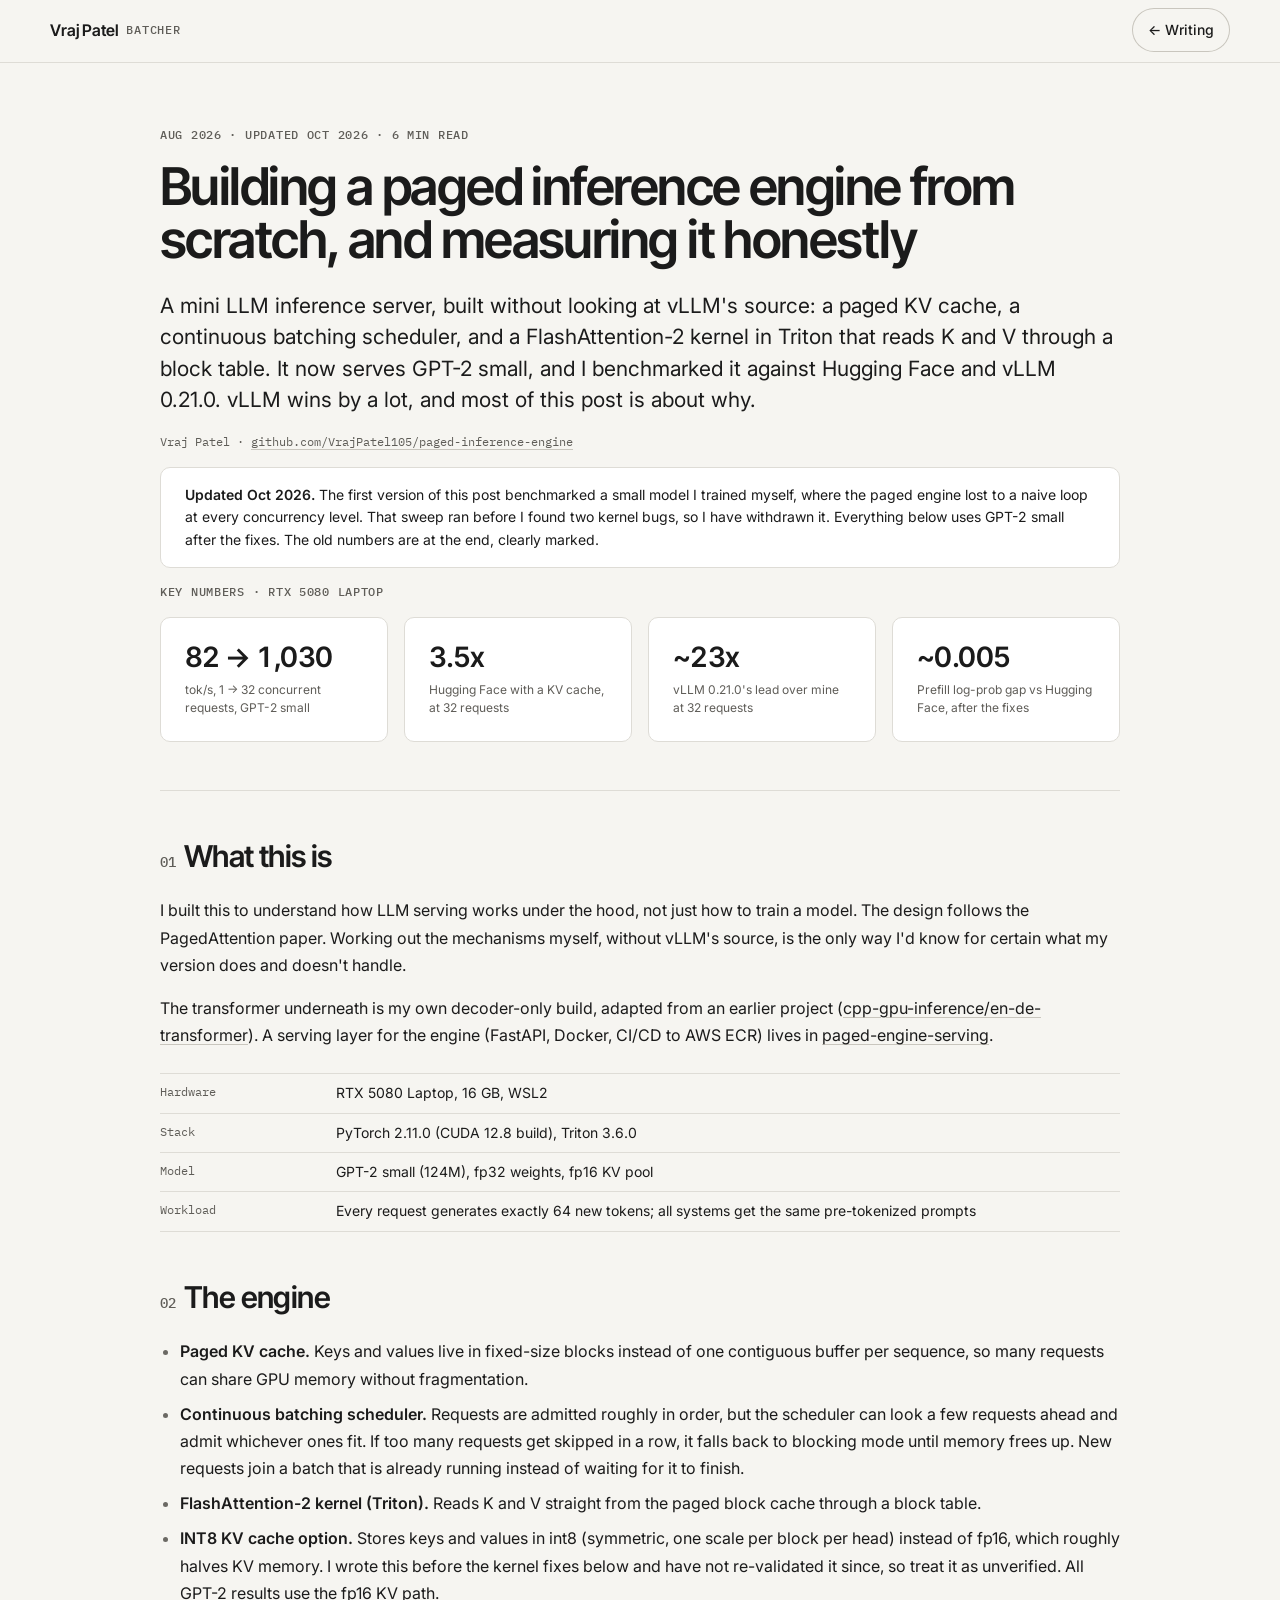
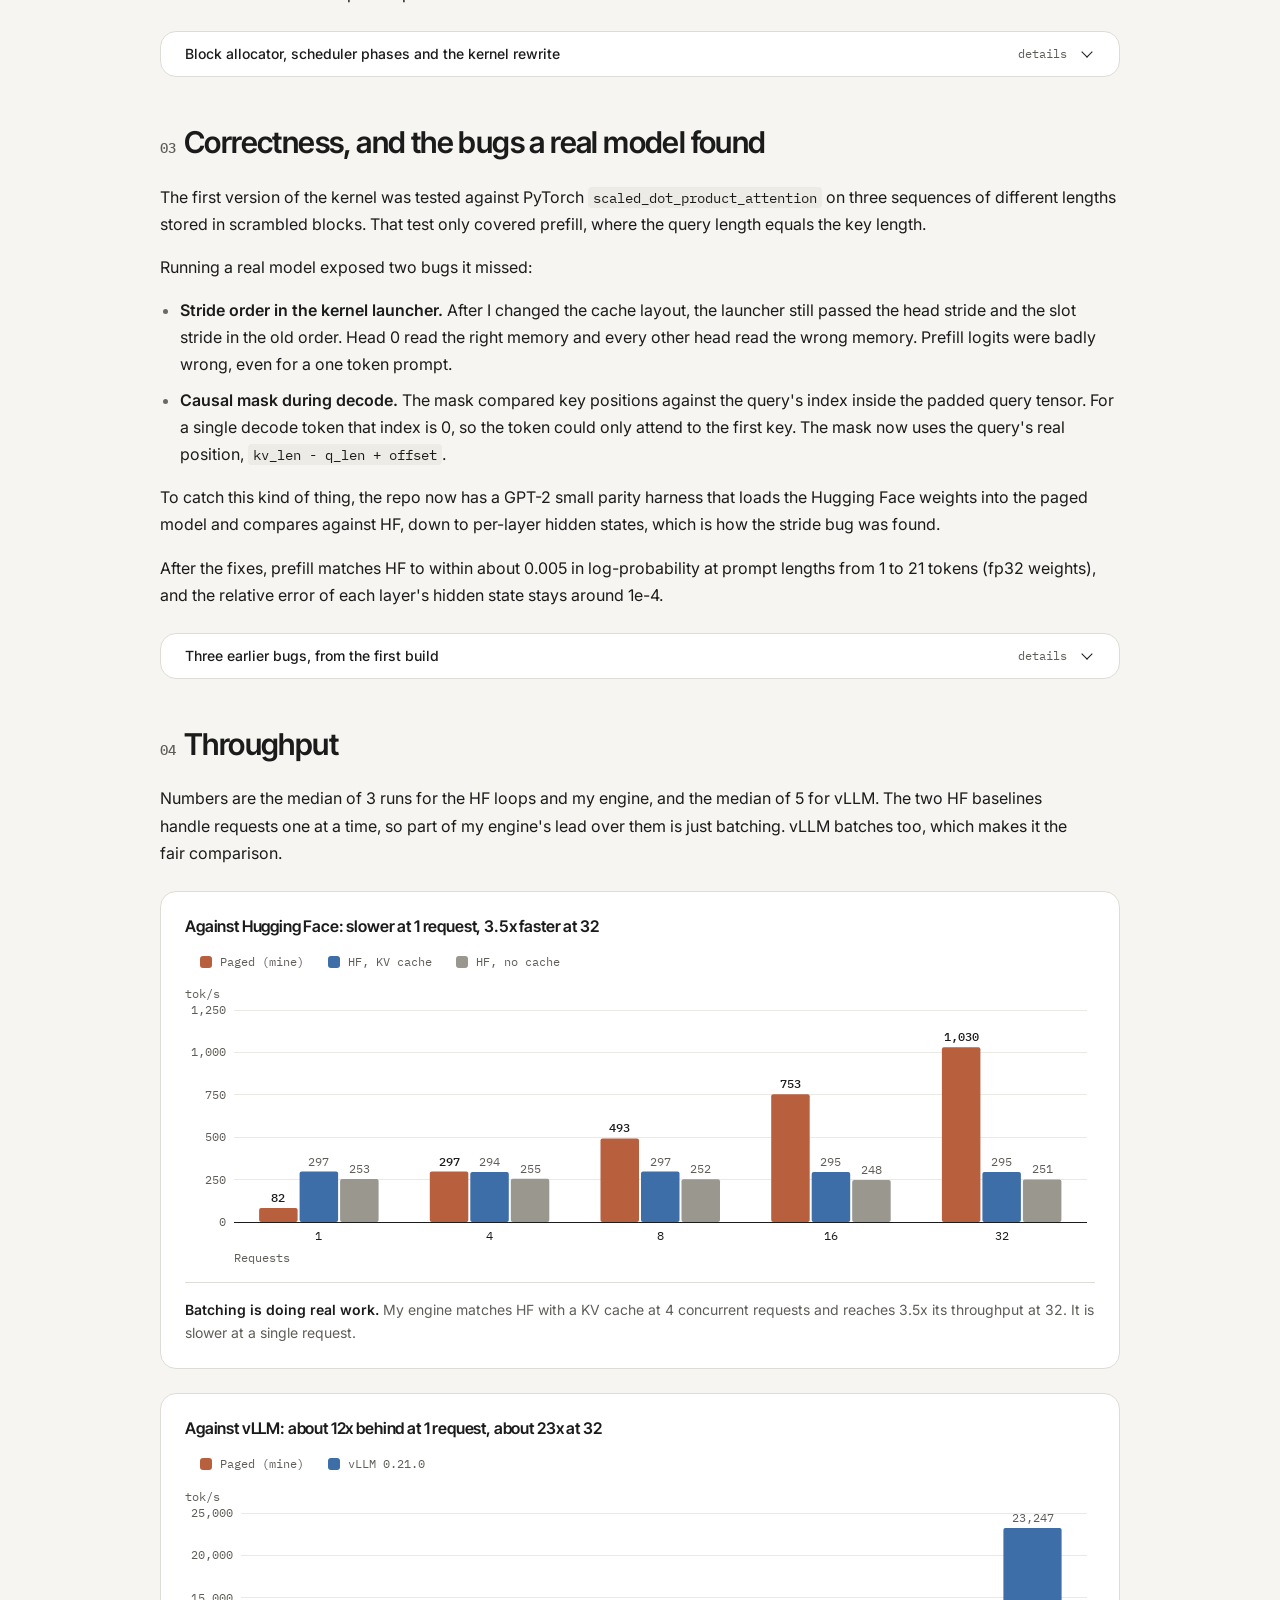
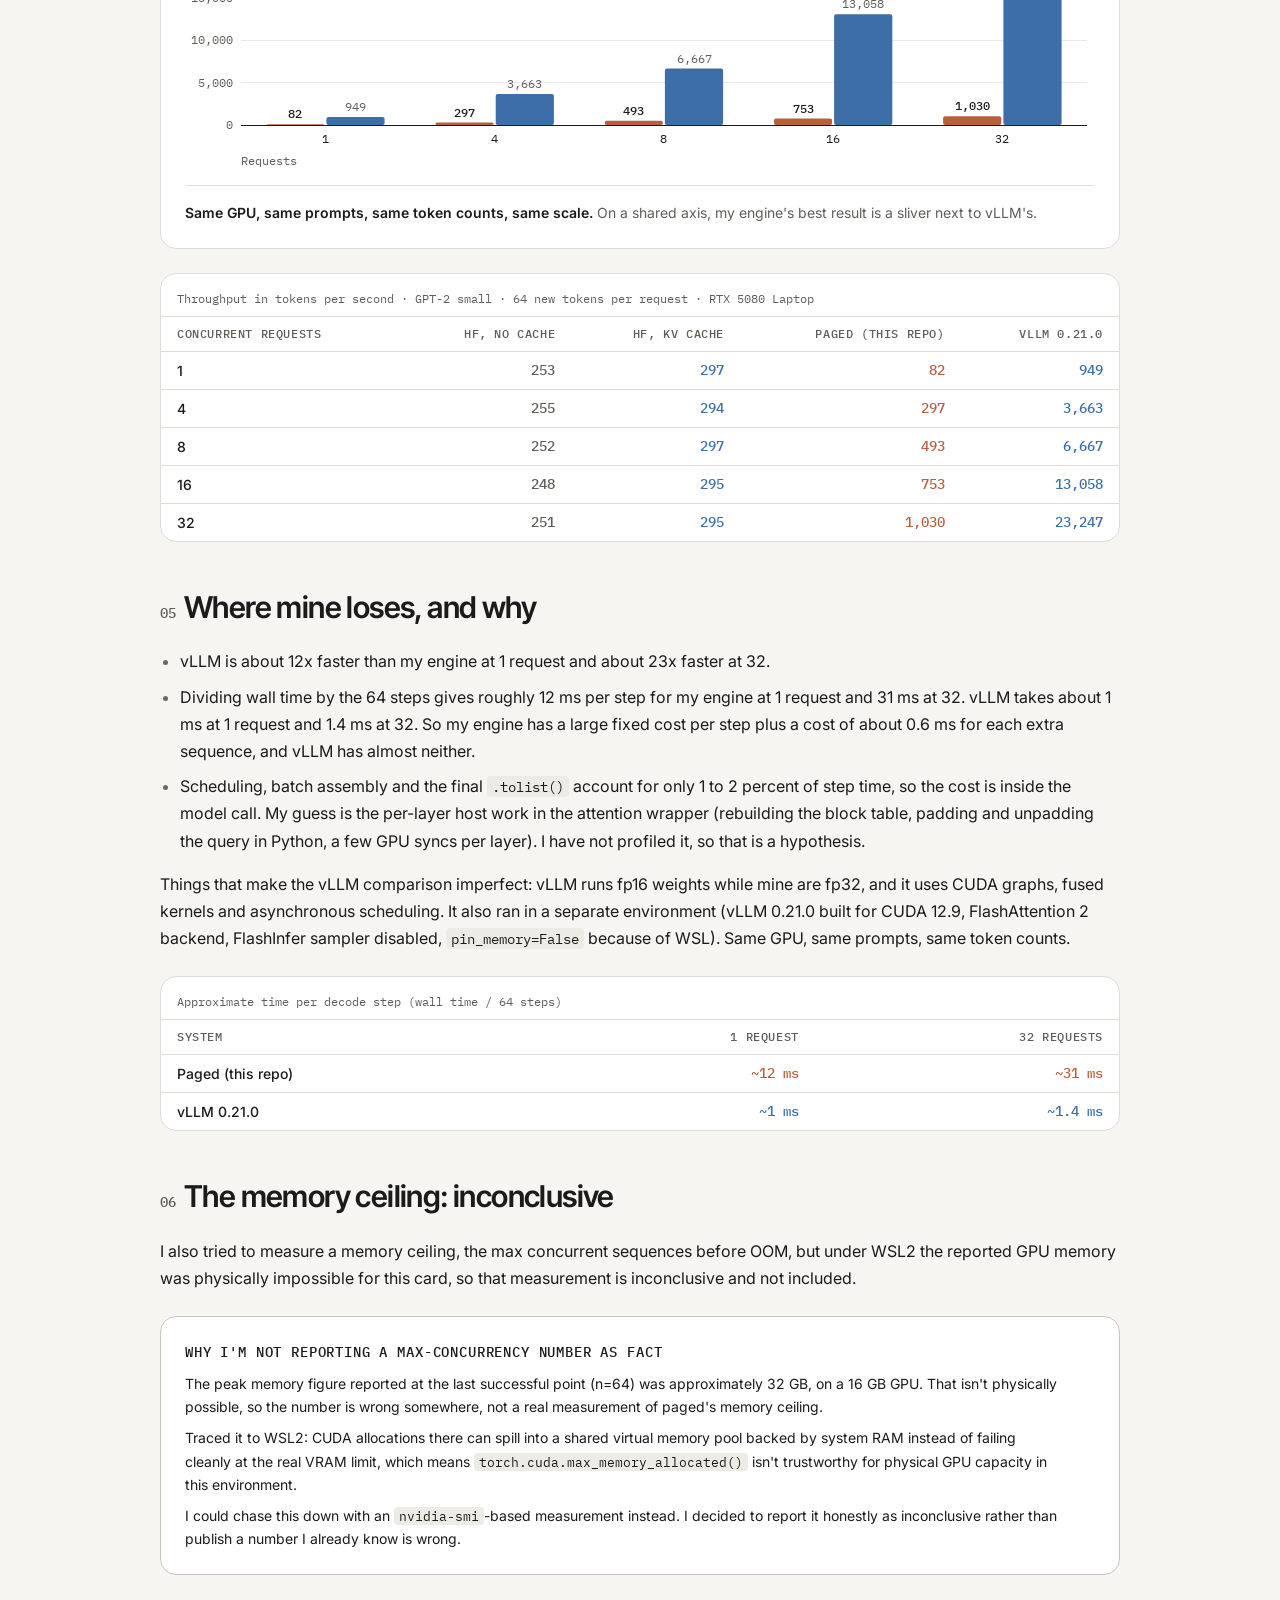
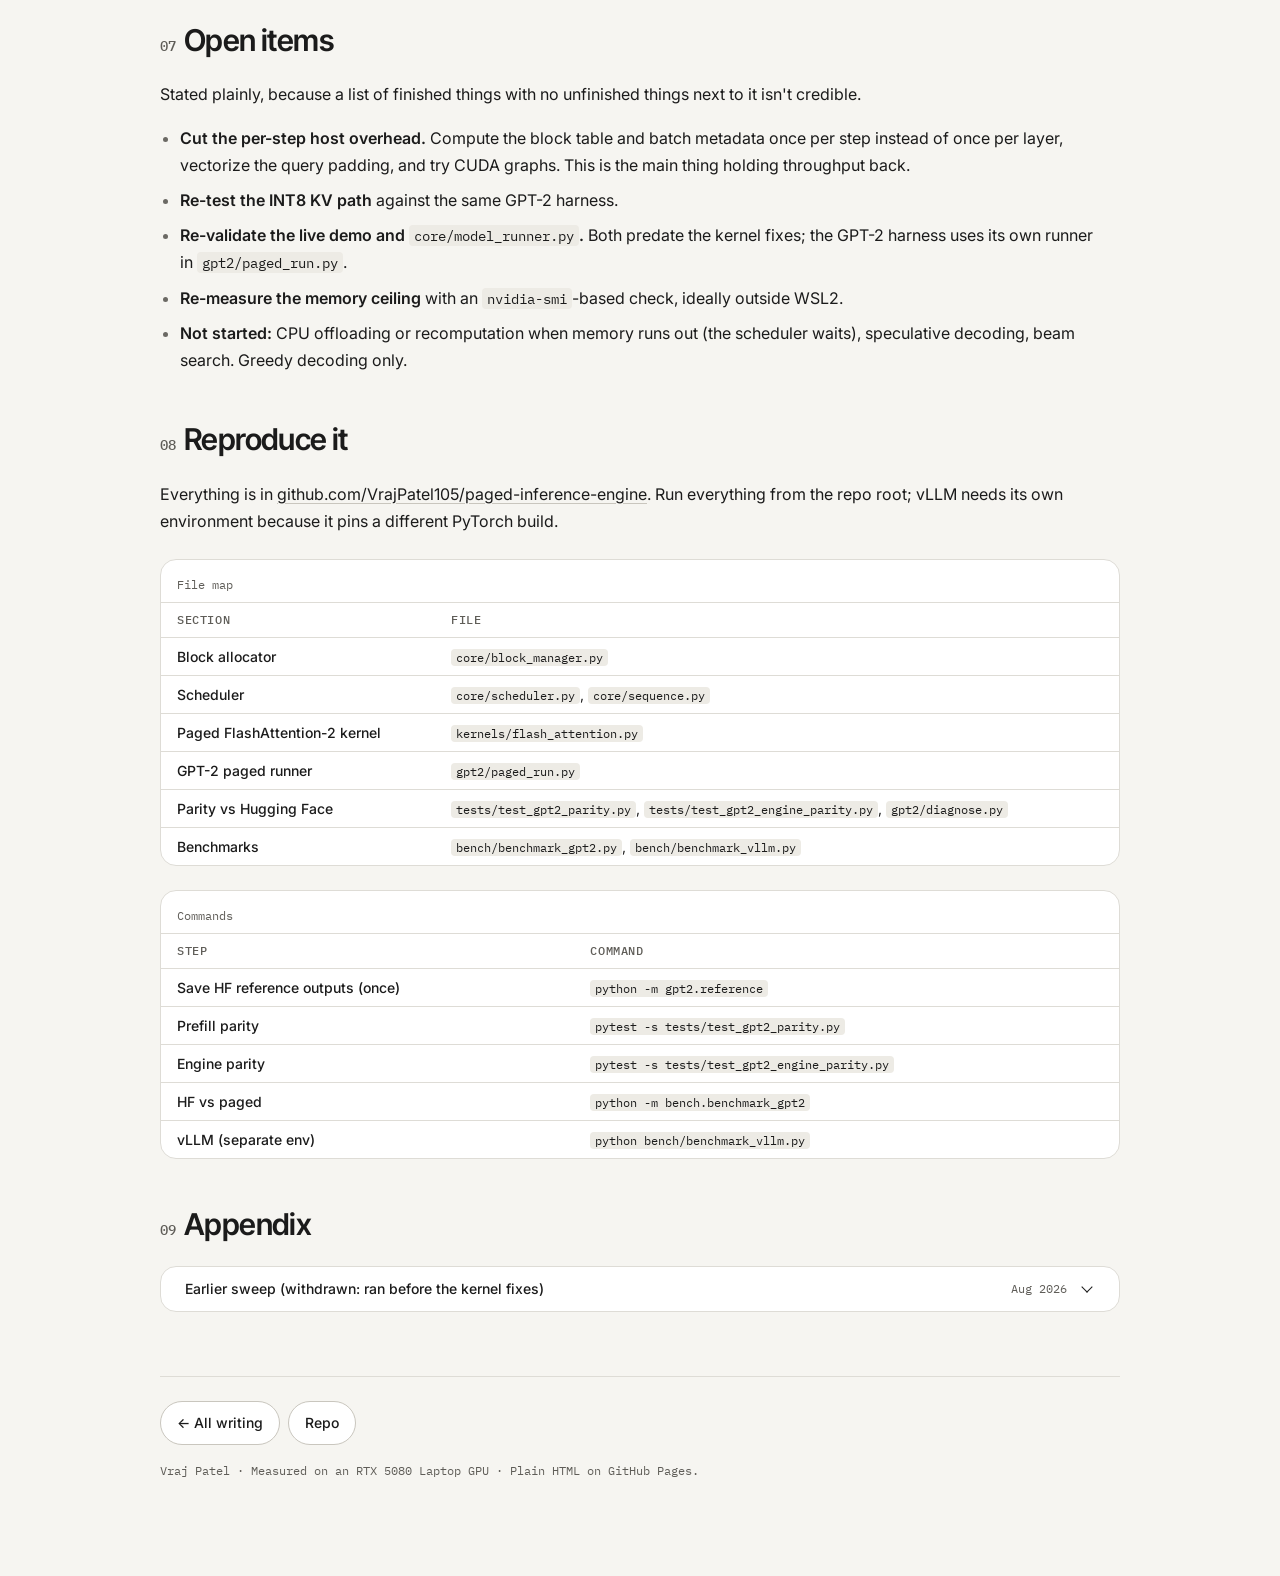
<file: paged-inference/index.html>
<!doctype html>
<html lang="en" data-theme="light">
<head>
<meta charset="utf-8">
<meta name="viewport" content="width=device-width, initial-scale=1, viewport-fit=cover">
<title>Building a paged inference engine from scratch — Vraj Patel</title>
<meta name="description" content="A mini LLM inference server built from scratch: paged KV cache, continuous batching, and a FlashAttention-2 kernel in Triton that reads through a block table. Benchmarked on GPT-2 small against Hugging Face and vLLM 0.21.0, including where vLLM wins by 12–23x.">
<meta name="author" content="Vraj Patel">
<meta name="color-scheme" content="light">
<meta name="theme-color" content="#f6f5f1">
<link rel="canonical" href="https://vrajpatel105.github.io/paged-inference/">
<meta property="og:type" content="article">
<meta property="og:site_name" content="Vraj Patel">
<meta property="og:title" content="Building a paged inference engine from scratch, and measuring it honestly">
<meta property="og:description" content="Paged KV cache, continuous batching and a paged FlashAttention-2 Triton kernel, built without vLLM's source. 82 → 1,030 tok/s from 1 to 32 concurrent requests on GPT-2 small; 3.5x Hugging Face with a KV cache; vLLM is still 12–23x faster.">
<meta property="og:url" content="https://vrajpatel105.github.io/paged-inference/">
<meta name="twitter:card" content="summary">
<link rel="icon" type="image/svg+xml" href="data:image/svg+xml,%3Csvg xmlns='http://www.w3.org/2000/svg' viewBox='0 0 64 64'%3E%3Crect width='64' height='64' rx='14' fill='%231b1b1b'/%3E%3Ctext x='32' y='41' font-family='Inter,Helvetica,Arial,sans-serif' font-size='26' font-weight='700' letter-spacing='-1' text-anchor='middle' fill='%23f6f5f1'%3EVP%3C/text%3E%3C/svg%3E">
<link rel="preconnect" href="https://fonts.googleapis.com">
<link rel="preconnect" href="https://fonts.gstatic.com" crossorigin>
<link rel="stylesheet" href="https://fonts.googleapis.com/css2?family=IBM+Plex+Mono:wght@400;500&amp;family=Inter+Tight:wght@500;600&amp;family=Inter:wght@400;500;600&amp;display=swap">
<link rel="stylesheet" href="../assets/post.css">
</head>
<body>
<a class="skip" href="#main">Skip to content</a>

<header class="x-top">
  <div class="wrap x-toprow">
    <a class="x-brand" href="/">Vraj Patel <span>BATCHER</span></a>
    <a class="x-back" href="/#writing">← Writing</a>
  </div>
  <div class="wrap x-prog" aria-hidden="true"><i id="prog"></i></div>
</header>

<main id="main" tabindex="-1">
<article class="post">

  <header class="post-head">
    <p class="eyebrow">Aug 2026 · updated Oct 2026 · 6 min read</p>
    <h1>Building a paged inference engine from scratch, and measuring it honestly</h1>
    <p class="post-lede">A mini LLM inference server, built without looking at vLLM's source: a paged KV cache, a continuous batching scheduler, and a FlashAttention-2 kernel in Triton that reads K and V through a block table. It now serves GPT-2 small, and I benchmarked it against Hugging Face and vLLM 0.21.0. vLLM wins by a lot, and most of this post is about why.</p>
    <p class="post-meta">Vraj Patel · <a href="https://github.com/VrajPatel105/paged-inference-engine" target="_blank" rel="noopener">github.com/VrajPatel105/paged-inference-engine</a></p>
    <p class="post-update"><b>Updated Oct 2026.</b> The first version of this post benchmarked a small model I trained myself, where the paged engine lost to a naive loop at every concurrency level. That sweep ran before I found two kernel bugs, so I have withdrawn it. Everything below uses GPT-2 small after the fixes. The old numbers are at the end, clearly marked.</p>
    <p class="eyebrow x-proof-label">Key numbers · RTX 5080 Laptop</p>
    <div class="x-proof x-proof--4">
      <div><b>82 → 1,030</b><small>tok/s, 1 → 32 concurrent requests, GPT-2 small</small></div>
      <div><b>3.5x</b><small>Hugging Face with a KV cache, at 32 requests</small></div>
      <div><b>~23x</b><small>vLLM 0.21.0's lead over mine at 32 requests</small></div>
      <div><b>~0.005</b><small>Prefill log-prob gap vs Hugging Face, after the fixes</small></div>
    </div>
  </header>

  <section id="what" aria-labelledby="h-what">
    <h2 id="h-what"><span class="n">01</span>What this is</h2>
    <p>I built this to understand how LLM serving works under the hood, not just how to train a model. The design follows the PagedAttention paper. Working out the mechanisms myself, without vLLM's source, is the only way I'd know for certain what my version does and doesn't handle.</p>
    <p>The transformer underneath is my own decoder-only build, adapted from an earlier project (<a href="https://github.com/VrajPatel105/cpp-gpu-inference/tree/main/en-de-transformer" target="_blank" rel="noopener">cpp-gpu-inference/en-de-transformer</a>). A serving layer for the engine (FastAPI, Docker, CI/CD to AWS ECR) lives in <a href="https://github.com/VrajPatel105/paged-engine-serving" target="_blank" rel="noopener">paged-engine-serving</a>.</p>
    <dl class="spec">
      <div><dt>Hardware</dt><dd>RTX 5080 Laptop, 16 GB, WSL2</dd></div>
      <div><dt>Stack</dt><dd>PyTorch 2.11.0 (CUDA 12.8 build), Triton 3.6.0</dd></div>
      <div><dt>Model</dt><dd>GPT-2 small (124M), fp32 weights, fp16 KV pool</dd></div>
      <div><dt>Workload</dt><dd>Every request generates exactly 64 new tokens; all systems get the same pre-tokenized prompts</dd></div>
    </dl>
  </section>

  <section id="design" aria-labelledby="h-design">
    <h2 id="h-design"><span class="n">02</span>The engine</h2>
    <ul>
      <li><b>Paged KV cache.</b> Keys and values live in fixed-size blocks instead of one contiguous buffer per sequence, so many requests can share GPU memory without fragmentation.</li>
      <li><b>Continuous batching scheduler.</b> Requests are admitted roughly in order, but the scheduler can look a few requests ahead and admit whichever ones fit. If too many requests get skipped in a row, it falls back to blocking mode until memory frees up. New requests join a batch that is already running instead of waiting for it to finish.</li>
      <li><b>FlashAttention-2 kernel (Triton).</b> Reads K and V straight from the paged block cache through a block table.</li>
      <li><b>INT8 KV cache option.</b> Stores keys and values in int8 (symmetric, one scale per block per head) instead of fp16, which roughly halves KV memory. I wrote this before the kernel fixes below and have not re-validated it since, so treat it as unverified. All GPT-2 results use the fp16 KV path.</li>
    </ul>
    <details>
      <summary>Block allocator, scheduler phases and the kernel rewrite <small>details</small></summary>
      <div class="details-body">
        <p>The first piece is <code>BlockManager</code> (<code>core/block_manager.py</code>): a fixed-size pool of KV cache blocks with <code>allocate</code>, <code>release_blocks</code>, <code>num_free_blocks</code>, and <code>can_allocate</code>. I tested it with interleaved-sequence correctness tests: allocate and free sequences in overlapping, out-of-order patterns and check that the free-block count and block ownership stay consistent throughout, not just at the end.</p>
        <p><code>Scheduler.schedule()</code> runs four phases every call: <code>_free_finished</code> releases blocks for sequences that finished last step, <code>_allocate_decode</code> grows the block allocation for sequences still generating, <code>_admit_waiting</code> decides which queued requests get to start, and <code>_build_output</code> assembles the batch for this step. Whether a sequence is doing prefill or decode isn't stored as a flag anywhere. It's derived on the fly by comparing token counts.</p>
        <p>I had a standalone FA-2 kernel in Triton from an earlier project. Paging meant it could no longer assume each sequence's K/V lived in one contiguous buffer, so I rewrote the block-reading logic: new kernel parameters <code>block_table</code>, <code>num_blocks_per_seq</code>, <code>q_len_per_seq</code>, <code>kv_len_per_seq</code>, and <code>block_size</code>, with the inner loop walking a sequence's block table to find where its K/V actually live in the pool.</p>
        <p>The model runner batches whatever the scheduler returns into one flat packed tensor for the step, prefill and decode sequences together, rather than a padded rectangular batch. One forward pass, then each sequence's last-token logits get pulled out with vectorized indexing.</p>
        <h3>INT8 KV cache design</h3>
        <p>Granularity is per-block-per-head, symmetric quantization with no zero-point. The cache is int8 from the very first token, never staged in fp16 and quantized later. On every new token write, the block's existing entries get dequantized with the stored scale, the new token's K/V gets appended, a new max-abs scale is recomputed over the whole set, and everything gets requantized and written back. On the read side, the kernel dequantizes immediately before each of the two <code>tl.dot</code> calls. The identical-output check I ran on it (same 4 prompts, FP16 build vs INT8 build) predates the kernel fixes, which is why I now call this path unverified.</p>
      </div>
    </details>
  </section>

  <section id="bugs" aria-labelledby="h-bugs">
    <h2 id="h-bugs"><span class="n">03</span>Correctness, and the bugs a real model found</h2>
    <p>The first version of the kernel was tested against PyTorch <code>scaled_dot_product_attention</code> on three sequences of different lengths stored in scrambled blocks. That test only covered prefill, where the query length equals the key length.</p>
    <p>Running a real model exposed two bugs it missed:</p>
    <ul>
      <li><b>Stride order in the kernel launcher.</b> After I changed the cache layout, the launcher still passed the head stride and the slot stride in the old order. Head 0 read the right memory and every other head read the wrong memory. Prefill logits were badly wrong, even for a one token prompt.</li>
      <li><b>Causal mask during decode.</b> The mask compared key positions against the query's index inside the padded query tensor. For a single decode token that index is 0, so the token could only attend to the first key. The mask now uses the query's real position, <code>kv_len - q_len + offset</code>.</li>
    </ul>
    <p>To catch this kind of thing, the repo now has a GPT-2 small parity harness that loads the Hugging Face weights into the paged model and compares against HF, down to per-layer hidden states, which is how the stride bug was found.</p>
    <p>After the fixes, prefill matches HF to within about 0.005 in log-probability at prompt lengths from 1 to 21 tokens (fp32 weights), and the relative error of each layer's hidden state stays around 1e-4.</p>
    <details>
      <summary>Three earlier bugs, from the first build <small>details</small></summary>
      <div class="details-body">
        <p><b>EOS off-by-one.</b> Sequences stop and free their blocks as soon as they emit an EOS token, instead of always running to <code>max_len</code>. Implementing that surfaced an off-by-one: the batch index was only incremented inside the non-EOS branch, so a sequence hitting EOS mid-step would leave the index pointing at the wrong row for the rest of that step. Fixed by incrementing the index unconditionally, outside the branch.</p>
        <p><b><code>num_blocks</code> was set to 10000</b> (block_size=64, 6 decoder layers), which pre-allocates a large fixed KV cache pool, about 3.75 GB, at model construction time regardless of how many sequences are actually active. That's a real fixed cost of block-based paging worth knowing about, and it skewed early memory comparisons until I accounted for it.</p>
        <p><b>Both models were staying resident on GPU at the same time</b> during testing, naive and paged loaded together, which confounded early memory results. Fixed by explicitly freeing the naive model between test phases.</p>
      </div>
    </details>
  </section>

  <section id="results" aria-labelledby="h-results">
    <h2 id="h-results"><span class="n">04</span>Throughput</h2>
    <p>Numbers are the median of 3 runs for the HF loops and my engine, and the median of 5 for vLLM. The two HF baselines handle requests one at a time, so part of my engine's lead over them is just batching. vLLM batches too, which makes it the fair comparison.</p>
    <figure class="chart" data-chart='{"title":"Throughput, my engine vs Hugging Face","x":"Requests","unit":"tok/s","categories":["1","4","8","16","32"],"series":[{"name":"Paged (mine)","role":"mine","values":[82,297,493,753,1030]},{"name":"HF, KV cache","role":"base","values":[297,294,297,295,295]},{"name":"HF, no cache","role":"ref","values":[253,255,252,248,251]}]}'>
      <p class="chart__title">Against Hugging Face: slower at 1 request, 3.5x faster at 32</p>
      <ul class="chart__legend"></ul>
      <div class="chart__plot"></div>
      <figcaption><b>Batching is doing real work.</b> My engine matches HF with a KV cache at 4 concurrent requests and reaches 3.5x its throughput at 32. It is slower at a single request.</figcaption>
    </figure>
    <figure class="chart" data-chart='{"title":"Throughput, my engine vs vLLM 0.21.0","x":"Requests","unit":"tok/s","categories":["1","4","8","16","32"],"series":[{"name":"Paged (mine)","role":"mine","values":[82,297,493,753,1030]},{"name":"vLLM 0.21.0","role":"base","values":[949,3663,6667,13058,23247]}]}'>
      <p class="chart__title">Against vLLM: about 12x behind at 1 request, about 23x at 32</p>
      <ul class="chart__legend"></ul>
      <div class="chart__plot"></div>
      <figcaption><b>Same GPU, same prompts, same token counts, same scale.</b> On a shared axis, my engine's best result is a sliver next to vLLM's.</figcaption>
    </figure>
    <div class="table-wrap">
      <table class="data">
        <caption>Throughput in tokens per second · GPT-2 small · 64 new tokens per request · RTX 5080 Laptop</caption>
        <thead><tr><th scope="col">Concurrent requests</th><th scope="col" class="num">HF, no cache</th><th scope="col" class="num">HF, KV cache</th><th scope="col" class="num">Paged (this repo)</th><th scope="col" class="num">vLLM 0.21.0</th></tr></thead>
        <tbody>
          <tr><th scope="row">1</th><td class="num muted">253</td><td class="num is-base">297</td><td class="num is-mine">82</td><td class="num is-base">949</td></tr>
          <tr><th scope="row">4</th><td class="num muted">255</td><td class="num is-base">294</td><td class="num is-mine">297</td><td class="num is-base">3,663</td></tr>
          <tr><th scope="row">8</th><td class="num muted">252</td><td class="num is-base">297</td><td class="num is-mine">493</td><td class="num is-base">6,667</td></tr>
          <tr><th scope="row">16</th><td class="num muted">248</td><td class="num is-base">295</td><td class="num is-mine">753</td><td class="num is-base">13,058</td></tr>
          <tr><th scope="row">32</th><td class="num muted">251</td><td class="num is-base">295</td><td class="num is-mine">1,030</td><td class="num is-base">23,247</td></tr>
        </tbody>
      </table>
    </div>
  </section>

  <section id="loses" aria-labelledby="h-loses">
    <h2 id="h-loses"><span class="n">05</span>Where mine loses, and why</h2>
    <ul>
      <li>vLLM is about 12x faster than my engine at 1 request and about 23x faster at 32.</li>
      <li>Dividing wall time by the 64 steps gives roughly 12 ms per step for my engine at 1 request and 31 ms at 32. vLLM takes about 1 ms at 1 request and 1.4 ms at 32. So my engine has a large fixed cost per step plus a cost of about 0.6 ms for each extra sequence, and vLLM has almost neither.</li>
      <li>Scheduling, batch assembly and the final <code>.tolist()</code> account for only 1 to 2 percent of step time, so the cost is inside the model call. My guess is the per-layer host work in the attention wrapper (rebuilding the block table, padding and unpadding the query in Python, a few GPU syncs per layer). I have not profiled it, so that is a hypothesis.</li>
    </ul>
    <p>Things that make the vLLM comparison imperfect: vLLM runs fp16 weights while mine are fp32, and it uses CUDA graphs, fused kernels and asynchronous scheduling. It also ran in a separate environment (vLLM 0.21.0 built for CUDA 12.9, FlashAttention 2 backend, FlashInfer sampler disabled, <code>pin_memory=False</code> because of WSL). Same GPU, same prompts, same token counts.</p>
    <div class="table-wrap">
      <table class="data">
        <caption>Approximate time per decode step (wall time / 64 steps)</caption>
        <thead><tr><th scope="col">System</th><th scope="col" class="num">1 request</th><th scope="col" class="num">32 requests</th></tr></thead>
        <tbody>
          <tr><th scope="row">Paged (this repo)</th><td class="num is-mine">~12 ms</td><td class="num is-mine">~31 ms</td></tr>
          <tr><th scope="row">vLLM 0.21.0</th><td class="num is-base">~1 ms</td><td class="num is-base">~1.4 ms</td></tr>
        </tbody>
      </table>
    </div>
  </section>

  <section id="memory" aria-labelledby="h-memory">
    <h2 id="h-memory"><span class="n">06</span>The memory ceiling: inconclusive</h2>
    <p>I also tried to measure a memory ceiling, the max concurrent sequences before OOM, but under WSL2 the reported GPU memory was physically impossible for this card, so that measurement is inconclusive and not included.</p>
    <div class="flag">
      <p class="eyebrow">Why I'm not reporting a max-concurrency number as fact</p>
      <p>The peak memory figure reported at the last successful point (n=64) was approximately 32 GB, on a 16 GB GPU. That isn't physically possible, so the number is wrong somewhere, not a real measurement of paged's memory ceiling.</p>
      <p>Traced it to WSL2: CUDA allocations there can spill into a shared virtual memory pool backed by system RAM instead of failing cleanly at the real VRAM limit, which means <code>torch.cuda.max_memory_allocated()</code> isn't trustworthy for physical GPU capacity in this environment.</p>
      <p>I could chase this down with an <code>nvidia-smi</code>-based measurement instead. I decided to report it honestly as inconclusive rather than publish a number I already know is wrong.</p>
    </div>
  </section>

  <section id="open" aria-labelledby="h-open">
    <h2 id="h-open"><span class="n">07</span>Open items</h2>
    <p>Stated plainly, because a list of finished things with no unfinished things next to it isn't credible.</p>
    <ul>
      <li><b>Cut the per-step host overhead.</b> Compute the block table and batch metadata once per step instead of once per layer, vectorize the query padding, and try CUDA graphs. This is the main thing holding throughput back.</li>
      <li><b>Re-test the INT8 KV path</b> against the same GPT-2 harness.</li>
      <li><b>Re-validate the live demo and <code>core/model_runner.py</code>.</b> Both predate the kernel fixes; the GPT-2 harness uses its own runner in <code>gpt2/paged_run.py</code>.</li>
      <li><b>Re-measure the memory ceiling</b> with an <code>nvidia-smi</code>-based check, ideally outside WSL2.</li>
      <li><b>Not started:</b> CPU offloading or recomputation when memory runs out (the scheduler waits), speculative decoding, beam search. Greedy decoding only.</li>
    </ul>
  </section>

  <section id="repro" aria-labelledby="h-repro">
    <h2 id="h-repro"><span class="n">08</span>Reproduce it</h2>
    <p>Everything is in <a href="https://github.com/VrajPatel105/paged-inference-engine" target="_blank" rel="noopener">github.com/VrajPatel105/paged-inference-engine</a>. Run everything from the repo root; vLLM needs its own environment because it pins a different PyTorch build.</p>
    <div class="table-wrap">
      <table class="data">
        <caption>File map</caption>
        <thead><tr><th scope="col">Section</th><th scope="col">File</th></tr></thead>
        <tbody>
          <tr><th scope="row">Block allocator</th><td><code>core/block_manager.py</code></td></tr>
          <tr><th scope="row">Scheduler</th><td><code>core/scheduler.py</code>, <code>core/sequence.py</code></td></tr>
          <tr><th scope="row">Paged FlashAttention-2 kernel</th><td><code>kernels/flash_attention.py</code></td></tr>
          <tr><th scope="row">GPT-2 paged runner</th><td><code>gpt2/paged_run.py</code></td></tr>
          <tr><th scope="row">Parity vs Hugging Face</th><td><code>tests/test_gpt2_parity.py</code>, <code>tests/test_gpt2_engine_parity.py</code>, <code>gpt2/diagnose.py</code></td></tr>
          <tr><th scope="row">Benchmarks</th><td><code>bench/benchmark_gpt2.py</code>, <code>bench/benchmark_vllm.py</code></td></tr>
        </tbody>
      </table>
    </div>
    <div class="table-wrap">
      <table class="data">
        <caption>Commands</caption>
        <thead><tr><th scope="col">Step</th><th scope="col">Command</th></tr></thead>
        <tbody>
          <tr><th scope="row">Save HF reference outputs (once)</th><td><code>python -m gpt2.reference</code></td></tr>
          <tr><th scope="row">Prefill parity</th><td><code>pytest -s tests/test_gpt2_parity.py</code></td></tr>
          <tr><th scope="row">Engine parity</th><td><code>pytest -s tests/test_gpt2_engine_parity.py</code></td></tr>
          <tr><th scope="row">HF vs paged</th><td><code>python -m bench.benchmark_gpt2</code></td></tr>
          <tr><th scope="row">vLLM (separate env)</th><td><code>python bench/benchmark_vllm.py</code></td></tr>
        </tbody>
      </table>
    </div>
  </section>

  <section id="withdrawn" aria-labelledby="h-withdrawn">
    <h2 id="h-withdrawn"><span class="n">09</span>Appendix</h2>
    <details>
      <summary>Earlier sweep (withdrawn: ran before the kernel fixes) <small>Aug 2026</small></summary>
      <div class="details-body">
        <p>The first benchmark used a small model I trained myself, against a naive baseline: no KV cache reuse, no batching, one request processed fully at a time. It showed the paged engine below the naive loop at every concurrency level. That sweep ran before the two kernel fixes in section 03, so these numbers come from a broken kernel and do not describe the engine. They are kept here only so the change is visible.</p>
        <div class="table-wrap">
          <table class="data">
            <caption>Withdrawn · aggregate throughput, tokens/sec · max_len 50 tokens · RTX 5080 Laptop</caption>
            <thead><tr><th scope="col">Concurrency</th><th scope="col" class="num">Naive tok/s</th><th scope="col" class="num">Paged tok/s</th></tr></thead>
            <tbody>
              <tr><th scope="row">1</th><td class="num muted">491</td><td class="num muted">95</td></tr>
              <tr><th scope="row">4</th><td class="num muted">542</td><td class="num muted">152</td></tr>
              <tr><th scope="row">8</th><td class="num muted">550</td><td class="num muted">166</td></tr>
              <tr><th scope="row">16</th><td class="num muted">542</td><td class="num muted">173</td></tr>
              <tr><th scope="row">32</th><td class="num muted">543</td><td class="num muted">176</td></tr>
            </tbody>
          </table>
        </div>
        <p>One methodology lesson from that run still holds: warmup runs before timing starts mattered more than I expected. Without them, one-time CUDA and Triton kernel compilation gets counted as request latency. Paged TTFT measured ~1100ms before adding warmup, and ~69ms after, a compile-cost artifact, not anything close to the real per-request cost.</p>
      </div>
    </details>
  </section>

  <footer class="post-foot">
    <div class="btns">
      <a class="btn" href="/#writing">← All writing</a>
      <a class="btn" href="https://github.com/VrajPatel105/paged-inference-engine" target="_blank" rel="noopener">Repo<span class="vh">: paged-inference-engine</span></a>
    </div>
    <p>Vraj Patel · Measured on an RTX 5080 Laptop GPU · Plain HTML on GitHub Pages.</p>
  </footer>

</article>
</main>
<script src="../assets/post.js"></script>
</body>
</html>
</file>
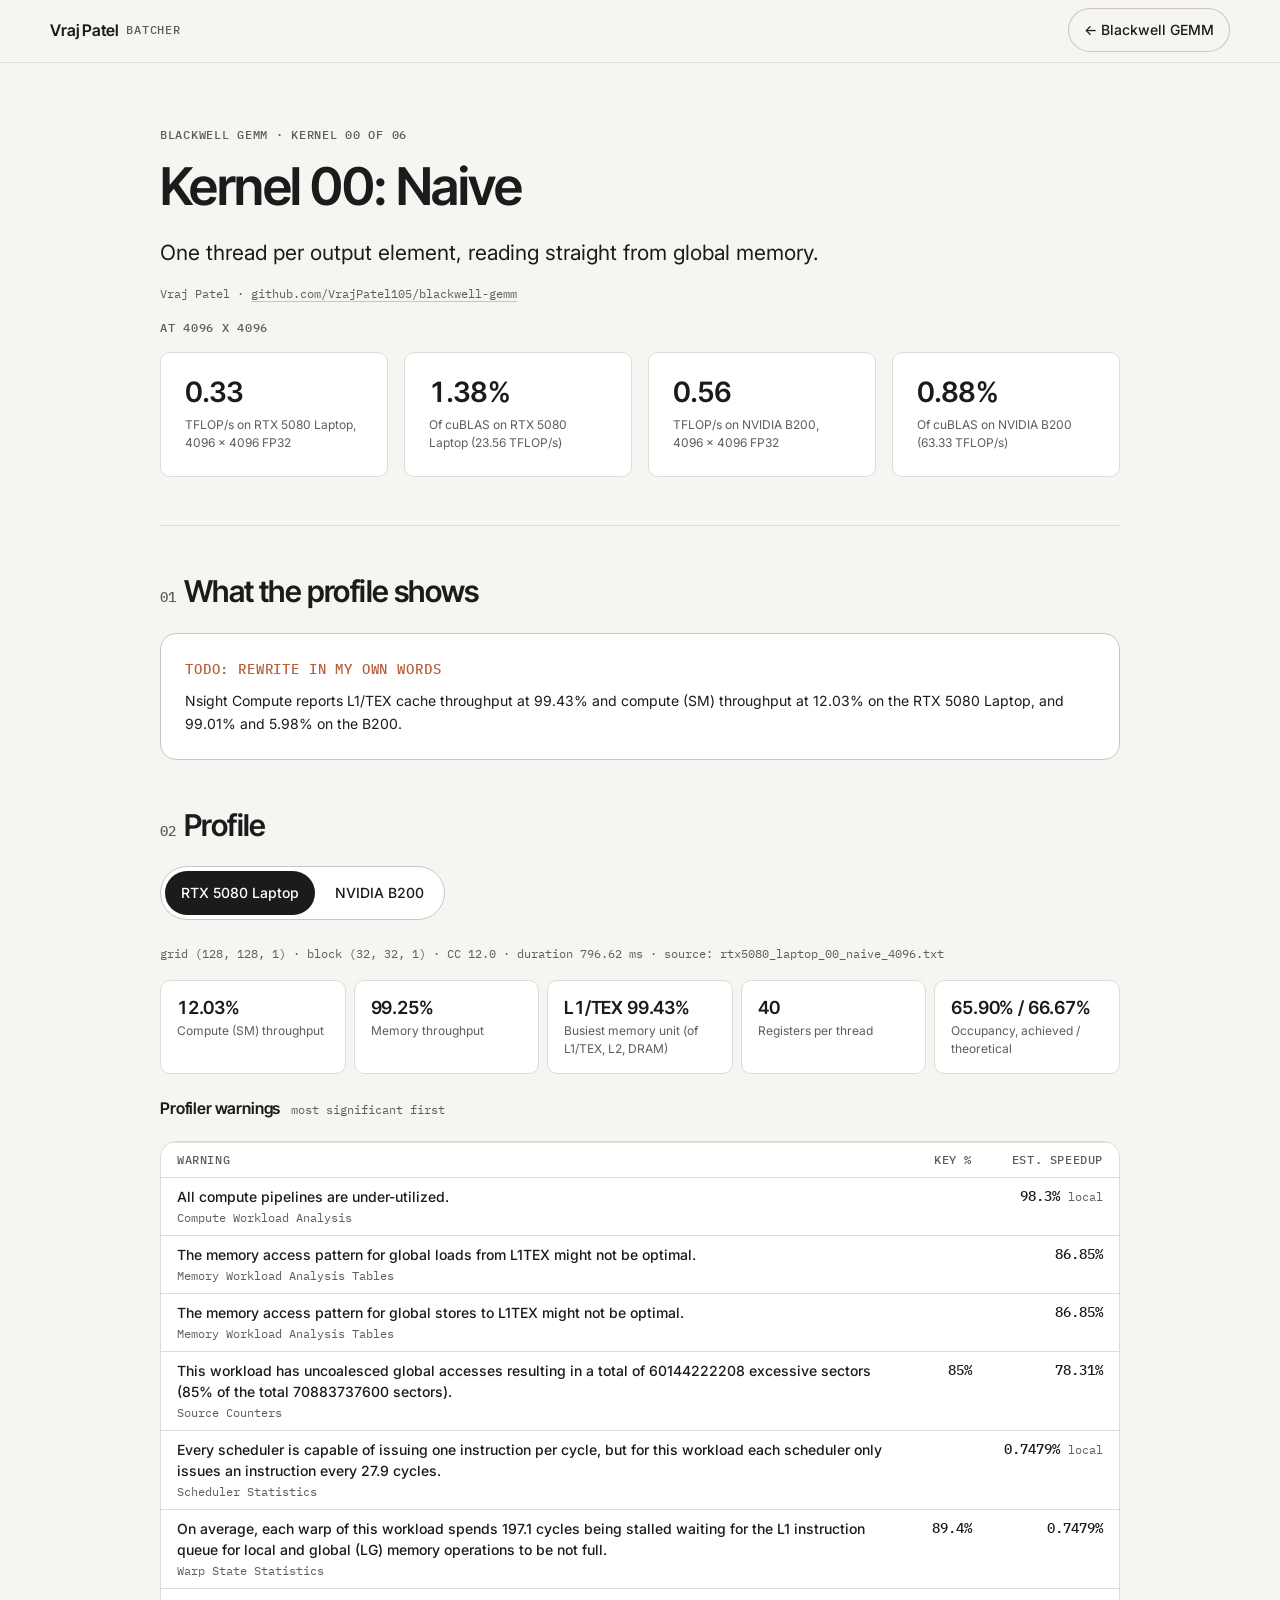
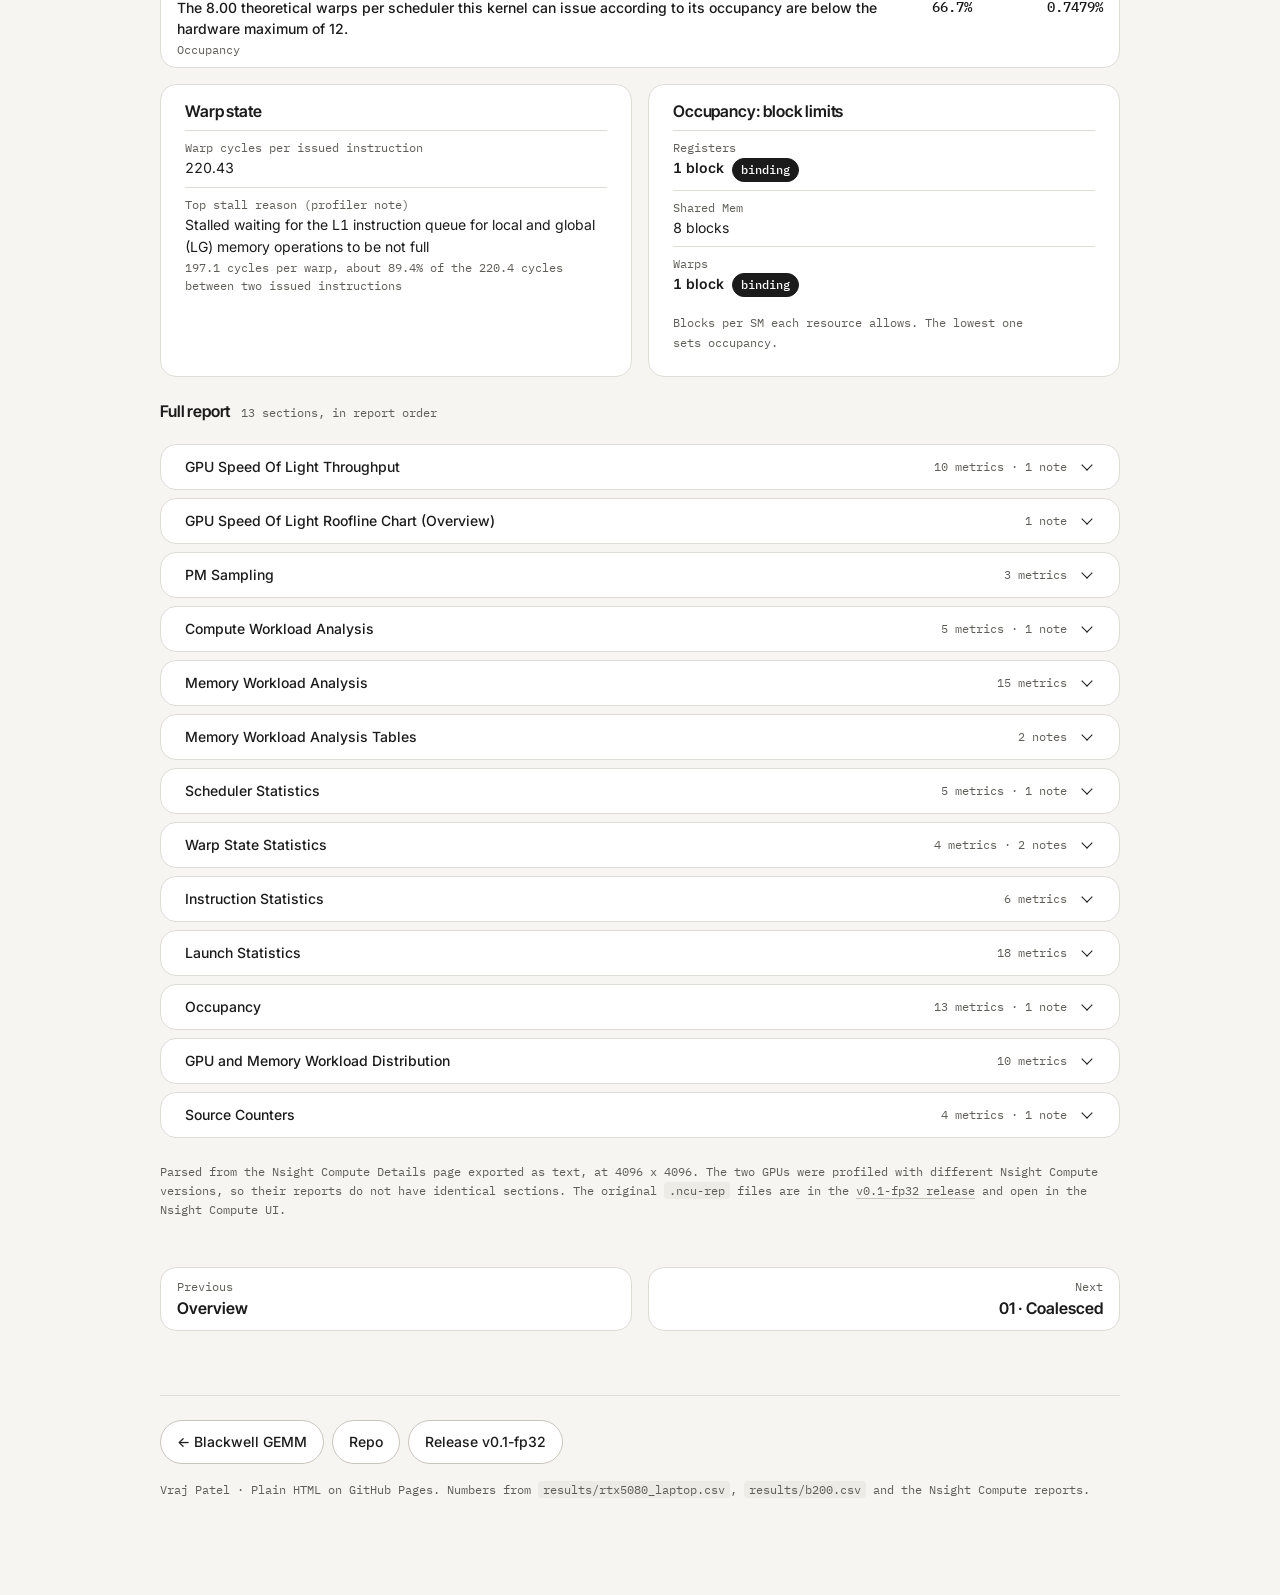
<file: blackwell-gemm/00-naive/index.html>
<!doctype html>
<html lang="en" data-theme="light">
<head>
<meta charset="utf-8">
<meta name="viewport" content="width=device-width, initial-scale=1, viewport-fit=cover">
<title>Kernel 00: Naive · Blackwell GEMM — Vraj Patel</title>
<meta name="description" content="Kernel 00 of the blackwell-gemm FP32 SGEMM ladder: one thread per output element, reading straight from global memory. Results against cuBLAS and the Nsight Compute profile on an RTX 5080 Laptop GPU and an NVIDIA B200.">
<meta name="author" content="Vraj Patel">
<meta name="color-scheme" content="light">
<meta name="theme-color" content="#f6f5f1">
<link rel="canonical" href="https://vrajpatel105.github.io/blackwell-gemm/00-naive/">
<meta property="og:type" content="article">
<meta property="og:site_name" content="Vraj Patel">
<meta property="og:title" content="Kernel 00: Naive · Blackwell GEMM">
<meta property="og:description" content="One thread per output element, reading straight from global memory. Measured against cuBLAS and profiled with Nsight Compute on two GPUs.">
<meta property="og:url" content="https://vrajpatel105.github.io/blackwell-gemm/00-naive/">
<meta name="twitter:card" content="summary">
<link rel="icon" type="image/svg+xml" href="data:image/svg+xml,%3Csvg xmlns='http://www.w3.org/2000/svg' viewBox='0 0 64 64'%3E%3Crect width='64' height='64' rx='14' fill='%231b1b1b'/%3E%3Ctext x='32' y='41' font-family='Inter,Helvetica,Arial,sans-serif' font-size='26' font-weight='700' letter-spacing='-1' text-anchor='middle' fill='%23f6f5f1'%3EVP%3C/text%3E%3C/svg%3E">
<link rel="preconnect" href="https://fonts.googleapis.com">
<link rel="preconnect" href="https://fonts.gstatic.com" crossorigin>
<link rel="stylesheet" href="https://fonts.googleapis.com/css2?family=IBM+Plex+Mono:wght@400;500&amp;family=Inter+Tight:wght@500;600&amp;family=Inter:wght@400;500;600&amp;display=swap">
<link rel="stylesheet" href="../../assets/post.css">
<link rel="stylesheet" href="../gemm.css">
</head>
<body>
<a class="skip" href="#main">Skip to content</a>

<header class="x-top">
  <div class="wrap x-toprow">
    <a class="x-brand" href="/">Vraj Patel <span>BATCHER</span></a>
    <a class="x-back" href="../">← Blackwell GEMM</a>
  </div>
  <div class="wrap x-prog" aria-hidden="true"><i id="prog"></i></div>
</header>

<main id="main" tabindex="-1">
<article class="post">

  <header class="post-head">
    <p class="eyebrow">Blackwell GEMM · Kernel 00 of 06</p>
    <h1>Kernel 00: Naive</h1>
    <p class="post-lede">One thread per output element, reading straight from global memory.</p>
    <p class="post-meta">Vraj Patel · <a href="https://github.com/VrajPatel105/blackwell-gemm" target="_blank" rel="noopener">github.com/VrajPatel105/blackwell-gemm</a></p>
    <p class="eyebrow x-proof-label">At 4096 x 4096</p>
    <!-- gemm:bench -->
    <div class="x-proof x-proof--4">
      <div><b>0.33</b><small>TFLOP/s on RTX 5080 Laptop, 4096 x 4096 FP32</small></div>
      <div><b>1.38%</b><small>Of cuBLAS on RTX 5080 Laptop (23.56 TFLOP/s)</small></div>
      <div><b>0.56</b><small>TFLOP/s on NVIDIA B200, 4096 x 4096 FP32</small></div>
      <div><b>0.88%</b><small>Of cuBLAS on NVIDIA B200 (63.33 TFLOP/s)</small></div>
    </div>
    <!-- /gemm:bench -->
  </header>

  <section id="shows" aria-labelledby="h-shows">
    <h2 id="h-shows"><span class="n">01</span>What the profile shows</h2>
    <div class="flag g-todo">
      <p class="eyebrow">TODO: rewrite in my own words</p>
      <p>Nsight Compute reports L1/TEX cache throughput at 99.43% and compute (SM) throughput at 12.03% on the RTX 5080 Laptop, and 99.01% and 5.98% on the B200.</p>
    </div>
  </section>

  <section id="profile" aria-labelledby="h-profile">
    <h2 id="h-profile"><span class="n">02</span>Profile</h2>
    <!-- gemm:dashboard -->
    <div class="g-dash" data-gemm-dash>
    <div class="g-switch" role="tablist" aria-label="GPU" hidden>
      <button type="button" role="tab" id="t-rtx5080_laptop" aria-controls="p-rtx5080_laptop" aria-selected="true" data-gpu="rtx5080_laptop">RTX 5080 Laptop</button>
      <button type="button" role="tab" id="t-b200" aria-controls="p-b200" aria-selected="false" data-gpu="b200">NVIDIA B200</button>
    </div>
    <div class="g-panel" id="p-rtx5080_laptop" data-gpu="rtx5080_laptop" role="tabpanel" aria-labelledby="t-rtx5080_laptop">
      <h3 class="g-panel__h">RTX 5080 Laptop</h3>
      <p class="g-meta">grid (128, 128, 1) · block (32, 32, 1) · CC 12.0 · duration 796.62 ms · source: rtx5080_laptop_00_naive_4096.txt</p>
      <div class="g-tiles">
        <div><b>12.03%</b><small>Compute (SM) throughput</small></div>
        <div><b>99.25%</b><small>Memory throughput</small></div>
        <div><b>L1/TEX 99.43%</b><small>Busiest memory unit (of L1/TEX, L2, DRAM)</small></div>
        <div><b>40</b><small>Registers per thread</small></div>
        <div><b>65.90% / 66.67%</b><small>Occupancy, achieved / theoretical</small></div>
      </div>
      <h4>Profiler warnings <small>most significant first</small></h4>
      <div class="table-wrap">
        <table class="data g-warn">
          <thead><tr><th scope="col">Warning</th><th scope="col" class="num">Key %</th><th scope="col" class="num">Est. speedup</th></tr></thead>
          <tbody>
            <tr><th scope="row">All compute pipelines are under-utilized.<small>Compute Workload Analysis</small></th><td class="num"></td><td class="num">98.3% <small>local</small></td></tr>
            <tr><th scope="row">The memory access pattern for global loads from L1TEX might not be optimal.<small>Memory Workload Analysis Tables</small></th><td class="num"></td><td class="num">86.85%</td></tr>
            <tr><th scope="row">The memory access pattern for global stores to L1TEX might not be optimal.<small>Memory Workload Analysis Tables</small></th><td class="num"></td><td class="num">86.85%</td></tr>
            <tr><th scope="row">This workload has uncoalesced global accesses resulting in a total of 60144222208 excessive sectors (85% of the total 70883737600 sectors).<small>Source Counters</small></th><td class="num">85%</td><td class="num">78.31%</td></tr>
            <tr><th scope="row">Every scheduler is capable of issuing one instruction per cycle, but for this workload each scheduler only issues an instruction every 27.9 cycles.<small>Scheduler Statistics</small></th><td class="num"></td><td class="num">0.7479% <small>local</small></td></tr>
            <tr><th scope="row">On average, each warp of this workload spends 197.1 cycles being stalled waiting for the L1 instruction queue for local and global (LG) memory operations to be not full.<small>Warp State Statistics</small></th><td class="num">89.4%</td><td class="num">0.7479%</td></tr>
            <tr><th scope="row">The 8.00 theoretical warps per scheduler this kernel can issue according to its occupancy are below the hardware maximum of 12.<small>Occupancy</small></th><td class="num">66.7%</td><td class="num">0.7479%</td></tr>
          </tbody>
        </table>
      </div>
      <div class="g-two">
        <div class="g-box">
          <h4>Warp state</h4>
          <dl class="g-dl">
            <div><dt>Warp cycles per issued instruction</dt><dd>220.43</dd></div>
            <div><dt>Top stall reason (profiler note)</dt><dd>Stalled waiting for the L1 instruction queue for local and global (LG) memory operations to be not full<small>197.1 cycles per warp, about 89.4% of the 220.4 cycles between two issued instructions</small></dd></div>
          </dl>
        </div>
        <div class="g-box">
          <h4>Occupancy: block limits</h4>
          <dl class="g-dl">
            <div class="is-binding"><dt>Registers</dt><dd>1 block <span class="g-chip">binding</span></dd></div>
            <div><dt>Shared Mem</dt><dd>8 blocks</dd></div>
            <div class="is-binding"><dt>Warps</dt><dd>1 block <span class="g-chip">binding</span></dd></div>
          </dl>
          <p class="g-fine">Blocks per SM each resource allows. The lowest one sets occupancy.</p>
        </div>
      </div>
      <h4>Full report <small>13 sections, in report order</small></h4>
      <div class="g-sections">
        <details>
          <summary>GPU Speed Of Light Throughput <small>10 metrics · 1 note</small></summary>
          <div class="details-body">
            <div class="table-wrap"><table class="data g-metrics"><thead><tr><th scope="col">Metric</th><th scope="col" class="num">Value</th></tr></thead><tbody>
              <tr><th scope="row">DRAM Frequency</th><td class="num">13.99 Ghz</td></tr>
              <tr><th scope="row">SM Frequency</th><td class="num">1.49 Ghz</td></tr>
              <tr><th scope="row">Elapsed Cycles</th><td class="num">1192531478 cycle</td></tr>
              <tr><th scope="row">Memory Throughput</th><td class="num">99.25%</td></tr>
              <tr><th scope="row">DRAM Throughput</th><td class="num">1.61%</td></tr>
              <tr><th scope="row">Duration</th><td class="num">796.62 ms</td></tr>
              <tr><th scope="row">L1/TEX Cache Throughput</th><td class="num">99.43%</td></tr>
              <tr><th scope="row">L2 Cache Throughput</th><td class="num">2.29%</td></tr>
              <tr><th scope="row">SM Active Cycles</th><td class="num">1188249890.95 cycle</td></tr>
              <tr><th scope="row">Compute (SM) Throughput</th><td class="num">12.03%</td></tr>
            </tbody></table></div>
            <p class="g-note"><span class="eyebrow">INF</span>This workload is utilizing greater than 80.0% of the available compute or memory performance of this device. To further improve performance, work will likely need to be shifted from the most utilized to another unit. Start by analyzing L1 in the Memory Workload Analysis section.</p>
          </div>
        </details>
        <details>
          <summary>GPU Speed Of Light Roofline Chart (Overview) <small>1 note</small></summary>
          <div class="details-body">
            <p class="g-note"><span class="eyebrow">INF</span>The ratio of peak float (FP32) to double (FP64) performance on this device is 64:1. The workload achieved close to 1% of this device&#x27;s FP32 peak performance and 0% of its FP64 peak performance. See the Profiling Guide (https://docs.nvidia.com/nsight-compute/ProfilingGuide/index.html#roofline) for more details on roofline analysis.</p>
          </div>
        </details>
        <details>
          <summary>PM Sampling <small>3 metrics</small></summary>
          <div class="details-body">
            <div class="table-wrap"><table class="data g-metrics"><thead><tr><th scope="col">Metric</th><th scope="col" class="num">Value</th></tr></thead><tbody>
              <tr><th scope="row">Maximum Buffer Size</th><td class="num">83.30 Mbyte</td></tr>
              <tr><th scope="row">Maximum Sampling Interval</th><td class="num">192 us</td></tr>
              <tr><th scope="row"># Pass Groups</th><td class="num">2</td></tr>
            </tbody></table></div>
          </div>
        </details>
        <details>
          <summary>Compute Workload Analysis <small>5 metrics · 1 note</small></summary>
          <div class="details-body">
            <div class="table-wrap"><table class="data g-metrics"><thead><tr><th scope="col">Metric</th><th scope="col" class="num">Value</th></tr></thead><tbody>
              <tr><th scope="row">Executed Ipc Active</th><td class="num">0.14 inst/cycle</td></tr>
              <tr><th scope="row">Executed Ipc Elapsed</th><td class="num">0.14 inst/cycle</td></tr>
              <tr><th scope="row">Issue Slots Busy</th><td class="num">3.58%</td></tr>
              <tr><th scope="row">Issued Ipc Active</th><td class="num">0.14 inst/cycle</td></tr>
              <tr><th scope="row">SM Busy</th><td class="num">4.01%</td></tr>
            </tbody></table></div>
            <p class="g-note"><span class="eyebrow">OPT · Est. Local Speedup: 98.3%</span>All compute pipelines are under-utilized. Either this workload is very small or it doesn&#x27;t issue enough warps per scheduler. Check the Launch Statistics and Scheduler Statistics sections for further details.</p>
          </div>
        </details>
        <details>
          <summary>Memory Workload Analysis <small>15 metrics</small></summary>
          <div class="details-body">
            <div class="table-wrap"><table class="data g-metrics"><thead><tr><th scope="col">Metric</th><th scope="col" class="num">Value</th></tr></thead><tbody>
              <tr><th scope="row">Local Memory Spilling Requests</th><td class="num">0</td></tr>
              <tr><th scope="row">Local Memory Spilling Request Overhead</th><td class="num">0%</td></tr>
              <tr><th scope="row">L2 Sector Promotion Misses</th><td class="num">0%</td></tr>
              <tr><th scope="row">Shared Memory Spilling Requests</th><td class="num">0</td></tr>
              <tr><th scope="row">Shared Memory Spilling Request Overhead</th><td class="num">0%</td></tr>
              <tr><th scope="row">Memory Throughput</th><td class="num">11.02 Gbyte/s</td></tr>
              <tr><th scope="row">Mem Busy</th><td class="num">99.25%</td></tr>
              <tr><th scope="row">Max Bandwidth</th><td class="num">12.03%</td></tr>
              <tr><th scope="row">L1/TEX Hit Rate</th><td class="num">99.20%</td></tr>
              <tr><th scope="row">L2 Persisting Size</th><td class="num">9.44 Mbyte</td></tr>
              <tr><th scope="row">L2 Compression Success Rate</th><td class="num">0%</td></tr>
              <tr><th scope="row">L2 Compression Ratio</th><td class="num">0</td></tr>
              <tr><th scope="row">L2 Compression Input Sectors</th><td class="num">0 sector</td></tr>
              <tr><th scope="row">L2 Hit Rate</th><td class="num">53.67%</td></tr>
              <tr><th scope="row">Mem Pipes Busy</th><td class="num">12.03%</td></tr>
            </tbody></table></div>
          </div>
        </details>
        <details>
          <summary>Memory Workload Analysis Tables <small>2 notes</small></summary>
          <div class="details-body">
            <p class="g-note"><span class="eyebrow">OPT · Est. Speedup: 86.85%</span>The memory access pattern for global loads from L1TEX might not be optimal. On average, only 4.0 of the 32 bytes transmitted per sector are utilized by each thread. This could possibly be caused by a stride between threads. Check the Source Counters section for uncoalesced global loads.</p>
            <p class="g-note"><span class="eyebrow">OPT · Est. Speedup: 86.85%</span>The memory access pattern for global stores to L1TEX might not be optimal. On average, only 4.0 of the 32 bytes transmitted per sector are utilized by each thread. This could possibly be caused by a stride between threads. Check the Source Counters section for uncoalesced global stores.</p>
          </div>
        </details>
        <details>
          <summary>Scheduler Statistics <small>5 metrics · 1 note</small></summary>
          <div class="details-body">
            <div class="table-wrap"><table class="data g-metrics"><thead><tr><th scope="col">Metric</th><th scope="col" class="num">Value</th></tr></thead><tbody>
              <tr><th scope="row">One or More Eligible</th><td class="num">3.59%</td></tr>
              <tr><th scope="row">Issued Warp Per Scheduler</th><td class="num">0.04</td></tr>
              <tr><th scope="row">No Eligible</th><td class="num">96.41%</td></tr>
              <tr><th scope="row">Active Warps Per Scheduler</th><td class="num">7.91 warp</td></tr>
              <tr><th scope="row">Eligible Warps Per Scheduler</th><td class="num">0.14 warp</td></tr>
            </tbody></table></div>
            <p class="g-note"><span class="eyebrow">OPT · Est. Local Speedup: 0.7479%</span>Every scheduler is capable of issuing one instruction per cycle, but for this workload each scheduler only issues an instruction every 27.9 cycles. This might leave hardware resources underutilized and may lead to less optimal performance. Out of the maximum of 12 warps per scheduler, this workload allocates an average of 7.91 active warps per scheduler, but only an average of 0.14 warps were eligible per cycle. Eligible warps are the subset of active warps that are ready to issue their next instruction. Every cycle with no eligible warp results in no instruction being issued and the issue slot remains unused. To increase the number of eligible warps, avoid possible load imbalances due to highly different execution durations per warp. Reducing stalls indicated on the Warp State Statistics and Source Counters sections can help, too.</p>
          </div>
        </details>
        <details>
          <summary>Warp State Statistics <small>4 metrics · 2 notes</small></summary>
          <div class="details-body">
            <div class="table-wrap"><table class="data g-metrics"><thead><tr><th scope="col">Metric</th><th scope="col" class="num">Value</th></tr></thead><tbody>
              <tr><th scope="row">Warp Cycles Per Issued Instruction</th><td class="num">220.43 cycle</td></tr>
              <tr><th scope="row">Warp Cycles Per Executed Instruction</th><td class="num">220.43 cycle</td></tr>
              <tr><th scope="row">Avg. Active Threads Per Warp</th><td class="num">32</td></tr>
              <tr><th scope="row">Avg. Not Predicated Off Threads Per Warp</th><td class="num">32.00</td></tr>
            </tbody></table></div>
            <p class="g-note"><span class="eyebrow">OPT · Est. Speedup: 0.7479%</span>On average, each warp of this workload spends 197.1 cycles being stalled waiting for the L1 instruction queue for local and global (LG) memory operations to be not full. Typically, this stall occurs only when executing local or global memory instructions extremely frequently. Avoid redundant global memory accesses. Try to avoid using thread-local memory by checking if dynamically indexed arrays are declared in local scope, or if the kernel has excessive register pressure causing spills. If applicable, consider combining multiple lower-width memory operations into fewer wider memory operations and try interleaving memory operations and math instructions. This stall type represents about 89.4% of the total average of 220.4 cycles between issuing two instructions.</p>
            <p class="g-note"><span class="eyebrow">INF</span>Check the Warp Stall Sampling (All Samples) table for the top stall locations in your source based on sampling data. The Profiling Guide (https://docs.nvidia.com/nsight-compute/ProfilingGuide/index.html#metrics-reference) provides more details on each stall reason.</p>
          </div>
        </details>
        <details>
          <summary>Instruction Statistics <small>6 metrics</small></summary>
          <div class="details-body">
            <div class="table-wrap"><table class="data g-metrics"><thead><tr><th scope="col">Metric</th><th scope="col" class="num">Value</th></tr></thead><tbody>
              <tr><th scope="row">Local Memory Spilling Requests</th><td class="num">0 byte</td></tr>
              <tr><th scope="row">Shared Memory Spilling Requests</th><td class="num">0 byte</td></tr>
              <tr><th scope="row">Avg. Executed Instructions Per Scheduler</th><td class="num">42631168 inst</td></tr>
              <tr><th scope="row">Executed Instructions</th><td class="num">10231480320 inst</td></tr>
              <tr><th scope="row">Avg. Issued Instructions Per Scheduler</th><td class="num">42631168 inst</td></tr>
              <tr><th scope="row">Issued Instructions</th><td class="num">10231480320 inst</td></tr>
            </tbody></table></div>
          </div>
        </details>
        <details>
          <summary>Launch Statistics <small>18 metrics</small></summary>
          <div class="details-body">
            <div class="table-wrap"><table class="data g-metrics"><thead><tr><th scope="col">Metric</th><th scope="col" class="num">Value</th></tr></thead><tbody>
              <tr><th scope="row">Block Size</th><td class="num">1024</td></tr>
              <tr><th scope="row">Cluster Scheduling Policy</th><td class="num">PolicySpread</td></tr>
              <tr><th scope="row">Cluster Size</th><td class="num">0</td></tr>
              <tr><th scope="row">Function Cache Configuration</th><td class="num">CachePreferNone</td></tr>
              <tr><th scope="row">Grid Size</th><td class="num">16384</td></tr>
              <tr><th scope="row">Preferred Cluster Size</th><td class="num">0</td></tr>
              <tr><th scope="row">Registers Per Thread</th><td class="num">40 register/thread</td></tr>
              <tr><th scope="row">Shared Memory Configuration Size</th><td class="num">8.19 Kbyte</td></tr>
              <tr><th scope="row">Driver Shared Memory Per Block</th><td class="num">1.02 Kbyte/block</td></tr>
              <tr><th scope="row">Dynamic Shared Memory Per Block</th><td class="num">0 byte/block</td></tr>
              <tr><th scope="row">Static Shared Memory Per Block</th><td class="num">0 byte/block</td></tr>
              <tr><th scope="row"># SMs</th><td class="num">60 SM</td></tr>
              <tr><th scope="row">Stack Size</th><td class="num">1024</td></tr>
              <tr><th scope="row">Threads</th><td class="num">16777216 thread</td></tr>
              <tr><th scope="row"># TPCs</th><td class="num">30</td></tr>
              <tr><th scope="row">Enabled TPC IDs</th><td class="num">all</td></tr>
              <tr><th scope="row">Uses Green Context</th><td class="num">0</td></tr>
              <tr><th scope="row">Waves Per SM</th><td class="num">273.07</td></tr>
            </tbody></table></div>
          </div>
        </details>
        <details>
          <summary>Occupancy <small>13 metrics · 1 note</small></summary>
          <div class="details-body">
            <div class="table-wrap"><table class="data g-metrics"><thead><tr><th scope="col">Metric</th><th scope="col" class="num">Value</th></tr></thead><tbody>
              <tr><th scope="row">Max Active Clusters</th><td class="num">0 cluster</td></tr>
              <tr><th scope="row">Max Cluster Size</th><td class="num">8 block</td></tr>
              <tr><th scope="row">Overall GPU Occupancy</th><td class="num">0%</td></tr>
              <tr><th scope="row">Cluster Occupancy</th><td class="num">0%</td></tr>
              <tr><th scope="row">Block Limit Barriers</th><td class="num">24 block</td></tr>
              <tr><th scope="row">Block Limit SM</th><td class="num">24 block</td></tr>
              <tr><th scope="row">Block Limit Registers</th><td class="num">1 block</td></tr>
              <tr><th scope="row">Block Limit Shared Mem</th><td class="num">8 block</td></tr>
              <tr><th scope="row">Block Limit Warps</th><td class="num">1 block</td></tr>
              <tr><th scope="row">Theoretical Active Warps per SM</th><td class="num">32 warp</td></tr>
              <tr><th scope="row">Theoretical Occupancy</th><td class="num">66.67%</td></tr>
              <tr><th scope="row">Achieved Occupancy</th><td class="num">65.90%</td></tr>
              <tr><th scope="row">Achieved Active Warps Per SM</th><td class="num">31.63 warp</td></tr>
            </tbody></table></div>
            <p class="g-note"><span class="eyebrow">OPT · Est. Speedup: 0.7479%</span>The 8.00 theoretical warps per scheduler this kernel can issue according to its occupancy are below the hardware maximum of 12. This kernel&#x27;s theoretical occupancy (66.7%) is limited by the number of required registers, and the number of warps within each block.</p>
          </div>
        </details>
        <details>
          <summary>GPU and Memory Workload Distribution <small>10 metrics</small></summary>
          <div class="details-body">
            <div class="table-wrap"><table class="data g-metrics"><thead><tr><th scope="col">Metric</th><th scope="col" class="num">Value</th></tr></thead><tbody>
              <tr><th scope="row">Average DRAM Active Cycles</th><td class="num">137196932 cycle</td></tr>
              <tr><th scope="row">Total DRAM Elapsed Cycles</th><td class="num">89145531392 cycle</td></tr>
              <tr><th scope="row">Average L1 Active Cycles</th><td class="num">1188249890.95 cycle</td></tr>
              <tr><th scope="row">Total L1 Elapsed Cycles</th><td class="num">71419430050 cycle</td></tr>
              <tr><th scope="row">Average L2 Active Cycles</th><td class="num">985075288.54 cycle</td></tr>
              <tr><th scope="row">Total L2 Elapsed Cycles</th><td class="num">25616770248 cycle</td></tr>
              <tr><th scope="row">Average SM Active Cycles</th><td class="num">1188249890.95 cycle</td></tr>
              <tr><th scope="row">Total SM Elapsed Cycles</th><td class="num">71419430050 cycle</td></tr>
              <tr><th scope="row">Average SMSP Active Cycles</th><td class="num">1188138103.33 cycle</td></tr>
              <tr><th scope="row">Total SMSP Elapsed Cycles</th><td class="num">285677720200 cycle</td></tr>
            </tbody></table></div>
          </div>
        </details>
        <details>
          <summary>Source Counters <small>4 metrics · 1 note</small></summary>
          <div class="details-body">
            <div class="table-wrap"><table class="data g-metrics"><thead><tr><th scope="col">Metric</th><th scope="col" class="num">Value</th></tr></thead><tbody>
              <tr><th scope="row">Branch Instructions Ratio</th><td class="num">0.03%</td></tr>
              <tr><th scope="row">Branch Instructions</th><td class="num">271581184 inst</td></tr>
              <tr><th scope="row">Branch Efficiency</th><td class="num">100%</td></tr>
              <tr><th scope="row">Avg. Divergent Branches</th><td class="num">0 branches</td></tr>
            </tbody></table></div>
            <p class="g-note"><span class="eyebrow">OPT · Est. Speedup: 78.31%</span>This workload has uncoalesced global accesses resulting in a total of 60144222208 excessive sectors (85% of the total 70883737600 sectors). Check the L2 Theoretical Sectors Global Excessive table for the primary source locations. The CUDA Programming Guide (https://docs.nvidia.com/cuda/cuda-c-programming-guide/index.html#device-memory-accesses) has additional information on reducing uncoalesced device memory accesses.</p>
          </div>
        </details>
      </div>
    </div>
    <div class="g-panel" id="p-b200" data-gpu="b200" role="tabpanel" aria-labelledby="t-b200">
      <h3 class="g-panel__h">NVIDIA B200</h3>
      <p class="g-meta">grid (128, 128, 1) · block (32, 32, 1) · CC 10.0 · duration 420.04 ms · source: b200_00_naive_4096.txt</p>
      <div class="g-tiles">
        <div><b>5.98%</b><small>Compute (SM) throughput</small></div>
        <div><b>98.73%</b><small>Memory throughput</small></div>
        <div><b>L1/TEX 99.01%</b><small>Busiest memory unit (of L1/TEX, L2, DRAM)</small></div>
        <div><b>32</b><small>Registers per thread</small></div>
        <div><b>98.70% / 100%</b><small>Occupancy, achieved / theoretical</small></div>
      </div>
      <h4>Profiler warnings <small>most significant first</small></h4>
      <div class="table-wrap">
        <table class="data g-warn">
          <thead><tr><th scope="col">Warning</th><th scope="col" class="num">Key %</th><th scope="col" class="num">Est. speedup</th></tr></thead>
          <tbody>
            <tr><th scope="row">All compute pipelines are under-utilized.<small>Compute Workload Analysis</small></th><td class="num"></td><td class="num">97.75% <small>local</small></td></tr>
            <tr><th scope="row">The memory access pattern for global loads from L1TEX might not be optimal.<small>Memory Workload Analysis Tables</small></th><td class="num"></td><td class="num">86.39%</td></tr>
            <tr><th scope="row">The memory access pattern for global stores to L1TEX might not be optimal.<small>Memory Workload Analysis Tables</small></th><td class="num"></td><td class="num">86.39%</td></tr>
            <tr><th scope="row">This kernel has uncoalesced global accesses resulting in a total of 60144222208 excessive sectors (85% of the total 70883737600 sectors).<small>Source Counters</small></th><td class="num">85%</td><td class="num">22.99%</td></tr>
            <tr><th scope="row">Every scheduler is capable of issuing one instruction per cycle, but for this workload each scheduler only issues an instruction every 22.2 cycles.<small>Scheduler Statistics</small></th><td class="num"></td><td class="num">1.268% <small>local</small></td></tr>
            <tr><th scope="row">On average, each warp of this workload spends 319.9 cycles being stalled waiting for the L1 instruction queue for local and global (LG) memory operations to be not full.<small>Warp State Statistics</small></th><td class="num">91.4%</td><td class="num">1.268%</td></tr>
            <tr><th scope="row">Out of the 21708768.0 bytes sent to the L2 Compression unit only 0.00% were successfully compressed.<small>Memory Workload Analysis Chart</small></th><td class="num">0.00%</td><td class="num">0.02091%</td></tr>
          </tbody>
        </table>
      </div>
      <div class="g-two">
        <div class="g-box">
          <h4>Warp state</h4>
          <dl class="g-dl">
            <div><dt>Warp cycles per issued instruction</dt><dd>350.09</dd></div>
            <div><dt>Top stall reason (profiler note)</dt><dd>Stalled waiting for the L1 instruction queue for local and global (LG) memory operations to be not full<small>319.9 cycles per warp, about 91.4% of the 350.1 cycles between two issued instructions</small></dd></div>
          </dl>
        </div>
        <div class="g-box">
          <h4>Occupancy: block limits</h4>
          <dl class="g-dl">
            <div class="is-binding"><dt>Registers</dt><dd>2 blocks <span class="g-chip">binding</span></dd></div>
            <div><dt>Shared Mem</dt><dd>8 blocks</dd></div>
            <div class="is-binding"><dt>Warps</dt><dd>2 blocks <span class="g-chip">binding</span></dd></div>
          </dl>
          <p class="g-fine">Blocks per SM each resource allows. The lowest one sets occupancy.</p>
        </div>
      </div>
      <h4>Full report <small>14 sections, in report order</small></h4>
      <div class="g-sections">
        <details>
          <summary>GPU Speed Of Light Throughput <small>10 metrics · 1 note</small></summary>
          <div class="details-body">
            <div class="table-wrap"><table class="data g-metrics"><thead><tr><th scope="col">Metric</th><th scope="col" class="num">Value</th></tr></thead><tbody>
              <tr><th scope="row">DRAM Frequency</th><td class="num">4.00 Ghz</td></tr>
              <tr><th scope="row">SM Frequency</th><td class="num">1.15 Ghz</td></tr>
              <tr><th scope="row">Elapsed Cycles</th><td class="num">485143098 cycle</td></tr>
              <tr><th scope="row">Memory Throughput</th><td class="num">98.73%</td></tr>
              <tr><th scope="row">DRAM Throughput</th><td class="num">0.03%</td></tr>
              <tr><th scope="row">Duration</th><td class="num">420.04 ms</td></tr>
              <tr><th scope="row">L1/TEX Cache Throughput</th><td class="num">99.01%</td></tr>
              <tr><th scope="row">L2 Cache Throughput</th><td class="num">0.64%</td></tr>
              <tr><th scope="row">SM Active Cycles</th><td class="num">483759967.28 cycle</td></tr>
              <tr><th scope="row">Compute (SM) Throughput</th><td class="num">5.98%</td></tr>
            </tbody></table></div>
            <p class="g-note"><span class="eyebrow">INF</span>This workload is utilizing greater than 80.0% of the available compute or memory performance of the device. To further improve performance, work will likely need to be shifted from the most utilized to another unit. Start by analyzing L1 in the Memory Workload Analysis section.</p>
          </div>
        </details>
        <details>
          <summary>GPU Speed Of Light Roofline Chart <small>1 note</small></summary>
          <div class="details-body">
            <p class="g-note"><span class="eyebrow">INF</span>The ratio of peak float (FP32) to double (FP64) performance on this device is 2:1. The workload achieved close to 1% of this device&#x27;s FP32 peak performance and 0% of its FP64 peak performance. See the Profiling Guide (https://docs.nvidia.com/nsight-compute/ProfilingGuide/index.html#roofline) for more details on roofline analysis.</p>
          </div>
        </details>
        <details>
          <summary>PM Sampling <small>3 metrics</small></summary>
          <div class="details-body">
            <div class="table-wrap"><table class="data g-metrics"><thead><tr><th scope="col">Metric</th><th scope="col" class="num">Value</th></tr></thead><tbody>
              <tr><th scope="row">Maximum Buffer Size</th><td class="num">90.57 Mbyte</td></tr>
              <tr><th scope="row">Maximum Sampling Interval</th><td class="num">128 us</td></tr>
              <tr><th scope="row"># Pass Groups</th><td class="num">1</td></tr>
            </tbody></table></div>
          </div>
        </details>
        <details>
          <summary>Compute Workload Analysis <small>5 metrics · 1 note</small></summary>
          <div class="details-body">
            <div class="table-wrap"><table class="data g-metrics"><thead><tr><th scope="col">Metric</th><th scope="col" class="num">Value</th></tr></thead><tbody>
              <tr><th scope="row">Executed Ipc Active</th><td class="num">0.18 inst/cycle</td></tr>
              <tr><th scope="row">Executed Ipc Elapsed</th><td class="num">0.18 inst/cycle</td></tr>
              <tr><th scope="row">Issue Slots Busy</th><td class="num">4.50%</td></tr>
              <tr><th scope="row">Issued Ipc Active</th><td class="num">0.18 inst/cycle</td></tr>
              <tr><th scope="row">SM Busy</th><td class="num">4.50%</td></tr>
            </tbody></table></div>
            <p class="g-note"><span class="eyebrow">OPT · Est. Local Speedup: 97.75%</span>All compute pipelines are under-utilized. Either this workload is very small or it doesn&#x27;t issue enough warps per scheduler. Check the Launch Statistics and Scheduler Statistics sections for further details.</p>
          </div>
        </details>
        <details>
          <summary>Memory Workload Analysis <small>12 metrics</small></summary>
          <div class="details-body">
            <div class="table-wrap"><table class="data g-metrics"><thead><tr><th scope="col">Metric</th><th scope="col" class="num">Value</th></tr></thead><tbody>
              <tr><th scope="row">Local Memory Spilling Requests</th><td class="num">0</td></tr>
              <tr><th scope="row">Local Memory Spilling Request Overhead</th><td class="num">0%</td></tr>
              <tr><th scope="row">Memory Throughput</th><td class="num">1.78 Gbyte/s</td></tr>
              <tr><th scope="row">Mem Busy</th><td class="num">98.73%</td></tr>
              <tr><th scope="row">Max Bandwidth</th><td class="num">6.10%</td></tr>
              <tr><th scope="row">L1/TEX Hit Rate</th><td class="num">99.23%</td></tr>
              <tr><th scope="row">L2 Persisting Size</th><td class="num">24.87 Mbyte</td></tr>
              <tr><th scope="row">L2 Compression Success Rate</th><td class="num">0%</td></tr>
              <tr><th scope="row">L2 Compression Ratio</th><td class="num">0%</td></tr>
              <tr><th scope="row">L2 Compression Input Sectors</th><td class="num">678399 sector</td></tr>
              <tr><th scope="row">L2 Hit Rate</th><td class="num">90.82%</td></tr>
              <tr><th scope="row">Mem Pipes Busy</th><td class="num">5.98%</td></tr>
            </tbody></table></div>
          </div>
        </details>
        <details>
          <summary>Memory Workload Analysis Chart <small>1 note</small></summary>
          <div class="details-body">
            <p class="g-note"><span class="eyebrow">OPT · Est. Speedup: 0.02091%</span>Out of the 21708768.0 bytes sent to the L2 Compression unit only 0.00% were successfully compressed. To increase this success rate, consider marking only those memory regions as compressible that contain the most zero values and/or expose the most homogeneous values.</p>
          </div>
        </details>
        <details>
          <summary>Memory Workload Analysis Tables <small>2 notes</small></summary>
          <div class="details-body">
            <p class="g-note"><span class="eyebrow">OPT · Est. Speedup: 86.39%</span>The memory access pattern for global loads from L1TEX might not be optimal. On average, only 4.0 of the 32 bytes transmitted per sector are utilized by each thread. This could possibly be caused by a stride between threads. Check the Source Counters section for uncoalesced global loads.</p>
            <p class="g-note"><span class="eyebrow">OPT · Est. Speedup: 86.39%</span>The memory access pattern for global stores to L1TEX might not be optimal. On average, only 4.0 of the 32 bytes transmitted per sector are utilized by each thread. This could possibly be caused by a stride between threads. Check the Source Counters section for uncoalesced global stores.</p>
          </div>
        </details>
        <details>
          <summary>Scheduler Statistics <small>5 metrics · 1 note</small></summary>
          <div class="details-body">
            <div class="table-wrap"><table class="data g-metrics"><thead><tr><th scope="col">Metric</th><th scope="col" class="num">Value</th></tr></thead><tbody>
              <tr><th scope="row">One or More Eligible</th><td class="num">4.51%</td></tr>
              <tr><th scope="row">Issued Warp Per Scheduler</th><td class="num">0.05</td></tr>
              <tr><th scope="row">No Eligible</th><td class="num">95.49%</td></tr>
              <tr><th scope="row">Active Warps Per Scheduler</th><td class="num">15.79 warp</td></tr>
              <tr><th scope="row">Eligible Warps Per Scheduler</th><td class="num">0.25 warp</td></tr>
            </tbody></table></div>
            <p class="g-note"><span class="eyebrow">OPT · Est. Local Speedup: 1.268%</span>Every scheduler is capable of issuing one instruction per cycle, but for this workload each scheduler only issues an instruction every 22.2 cycles. This might leave hardware resources underutilized and may lead to less optimal performance. Out of the maximum of 16 warps per scheduler, this workload allocates an average of 15.79 active warps per scheduler, but only an average of 0.25 warps were eligible per cycle. Eligible warps are the subset of active warps that are ready to issue their next instruction. Every cycle with no eligible warp results in no instruction being issued and the issue slot remains unused. To increase the number of eligible warps, avoid possible load imbalances due to highly different execution durations per warp. Reducing stalls indicated on the Warp State Statistics and Source Counters sections can help, too.</p>
          </div>
        </details>
        <details>
          <summary>Warp State Statistics <small>4 metrics · 2 notes</small></summary>
          <div class="details-body">
            <div class="table-wrap"><table class="data g-metrics"><thead><tr><th scope="col">Metric</th><th scope="col" class="num">Value</th></tr></thead><tbody>
              <tr><th scope="row">Warp Cycles Per Issued Instruction</th><td class="num">350.09 cycle</td></tr>
              <tr><th scope="row">Warp Cycles Per Executed Instruction</th><td class="num">350.09 cycle</td></tr>
              <tr><th scope="row">Avg. Active Threads Per Warp</th><td class="num">32</td></tr>
              <tr><th scope="row">Avg. Not Predicated Off Threads Per Warp</th><td class="num">32.00</td></tr>
            </tbody></table></div>
            <p class="g-note"><span class="eyebrow">OPT · Est. Speedup: 1.268%</span>On average, each warp of this workload spends 319.9 cycles being stalled waiting for the L1 instruction queue for local and global (LG) memory operations to be not full. Typically, this stall occurs only when executing local or global memory instructions extremely frequently. Avoid redundant global memory accesses. Try to avoid using thread-local memory by checking if dynamically indexed arrays are declared in local scope, or if the kernel has excessive register pressure causing spills. If applicable, consider combining multiple lower-width memory operations into fewer wider memory operations and try interleaving memory operations and math instructions. This stall type represents about 91.4% of the total average of 350.1 cycles between issuing two instructions.</p>
            <p class="g-note"><span class="eyebrow">INF</span>Check the Warp Stall Sampling (All Samples) table for the top stall locations in your source based on sampling data. The Profiling Guide (https://docs.nvidia.com/nsight-compute/ProfilingGuide/index.html#metrics-reference) provides more details on each stall reason.</p>
          </div>
        </details>
        <details>
          <summary>Instruction Statistics <small>4 metrics</small></summary>
          <div class="details-body">
            <div class="table-wrap"><table class="data g-metrics"><thead><tr><th scope="col">Metric</th><th scope="col" class="num">Value</th></tr></thead><tbody>
              <tr><th scope="row">Avg. Executed Instructions Per Scheduler</th><td class="num">21820831.14 inst</td></tr>
              <tr><th scope="row">Executed Instructions</th><td class="num">12917932032 inst</td></tr>
              <tr><th scope="row">Avg. Issued Instructions Per Scheduler</th><td class="num">21820831.14 inst</td></tr>
              <tr><th scope="row">Issued Instructions</th><td class="num">12917932032 inst</td></tr>
            </tbody></table></div>
          </div>
        </details>
        <details>
          <summary>Launch Statistics <small>18 metrics</small></summary>
          <div class="details-body">
            <div class="table-wrap"><table class="data g-metrics"><thead><tr><th scope="col">Metric</th><th scope="col" class="num">Value</th></tr></thead><tbody>
              <tr><th scope="row">Block Size</th><td class="num">1024</td></tr>
              <tr><th scope="row">Cluster Scheduling Policy</th><td class="num">PolicySpread</td></tr>
              <tr><th scope="row">Cluster Size</th><td class="num">0</td></tr>
              <tr><th scope="row">Function Cache Configuration</th><td class="num">CachePreferNone</td></tr>
              <tr><th scope="row">Grid Size</th><td class="num">16384</td></tr>
              <tr><th scope="row">Preferred Cluster Size</th><td class="num">0</td></tr>
              <tr><th scope="row">Registers Per Thread</th><td class="num">32 register/thread</td></tr>
              <tr><th scope="row">Shared Memory Configuration Size</th><td class="num">8.19 Kbyte</td></tr>
              <tr><th scope="row">Driver Shared Memory Per Block</th><td class="num">1.02 Kbyte/block</td></tr>
              <tr><th scope="row">Dynamic Shared Memory Per Block</th><td class="num">0 byte/block</td></tr>
              <tr><th scope="row">Static Shared Memory Per Block</th><td class="num">0 byte/block</td></tr>
              <tr><th scope="row"># SMs</th><td class="num">148 SM</td></tr>
              <tr><th scope="row">Stack Size</th><td class="num">1024</td></tr>
              <tr><th scope="row">Threads</th><td class="num">16777216 thread</td></tr>
              <tr><th scope="row"># TPCs</th><td class="num">74</td></tr>
              <tr><th scope="row">Enabled TPC IDs</th><td class="num">all</td></tr>
              <tr><th scope="row">Uses Green Context</th><td class="num">0</td></tr>
              <tr><th scope="row">Waves Per SM</th><td class="num">55.35</td></tr>
            </tbody></table></div>
          </div>
        </details>
        <details>
          <summary>Occupancy <small>13 metrics</small></summary>
          <div class="details-body">
            <div class="table-wrap"><table class="data g-metrics"><thead><tr><th scope="col">Metric</th><th scope="col" class="num">Value</th></tr></thead><tbody>
              <tr><th scope="row">Max Active Clusters</th><td class="num">0 cluster</td></tr>
              <tr><th scope="row">Max Cluster Size</th><td class="num">8 block</td></tr>
              <tr><th scope="row">Overall GPU Occupancy</th><td class="num">0%</td></tr>
              <tr><th scope="row">Cluster Occupancy</th><td class="num">0%</td></tr>
              <tr><th scope="row">Block Limit Barriers</th><td class="num">32 block</td></tr>
              <tr><th scope="row">Block Limit SM</th><td class="num">32 block</td></tr>
              <tr><th scope="row">Block Limit Registers</th><td class="num">2 block</td></tr>
              <tr><th scope="row">Block Limit Shared Mem</th><td class="num">8 block</td></tr>
              <tr><th scope="row">Block Limit Warps</th><td class="num">2 block</td></tr>
              <tr><th scope="row">Theoretical Active Warps per SM</th><td class="num">64 warp</td></tr>
              <tr><th scope="row">Theoretical Occupancy</th><td class="num">100%</td></tr>
              <tr><th scope="row">Achieved Occupancy</th><td class="num">98.70%</td></tr>
              <tr><th scope="row">Achieved Active Warps Per SM</th><td class="num">63.17 warp</td></tr>
            </tbody></table></div>
          </div>
        </details>
        <details>
          <summary>GPU and Memory Workload Distribution <small>10 metrics</small></summary>
          <div class="details-body">
            <div class="table-wrap"><table class="data g-metrics"><thead><tr><th scope="col">Metric</th><th scope="col" class="num">Value</th></tr></thead><tbody>
              <tr><th scope="row">Average DRAM Active Cycles</th><td class="num">365117.50 cycle</td></tr>
              <tr><th scope="row">Total DRAM Elapsed Cycles</th><td class="num">107422023424 cycle</td></tr>
              <tr><th scope="row">Average L1 Active Cycles</th><td class="num">483759967.28 cycle</td></tr>
              <tr><th scope="row">Total L1 Elapsed Cycles</th><td class="num">71796378708 cycle</td></tr>
              <tr><th scope="row">Average L2 Active Cycles</th><td class="num">131447726.88 cycle</td></tr>
              <tr><th scope="row">Total L2 Elapsed Cycles</th><td class="num">89266324880 cycle</td></tr>
              <tr><th scope="row">Average SM Active Cycles</th><td class="num">483759967.28 cycle</td></tr>
              <tr><th scope="row">Total SM Elapsed Cycles</th><td class="num">71796378708 cycle</td></tr>
              <tr><th scope="row">Average SMSP Active Cycles</th><td class="num">483757650.35 cycle</td></tr>
              <tr><th scope="row">Total SMSP Elapsed Cycles</th><td class="num">287185514832 cycle</td></tr>
            </tbody></table></div>
          </div>
        </details>
        <details>
          <summary>Source Counters <small>4 metrics · 1 note</small></summary>
          <div class="details-body">
            <div class="table-wrap"><table class="data g-metrics"><thead><tr><th scope="col">Metric</th><th scope="col" class="num">Value</th></tr></thead><tbody>
              <tr><th scope="row">Branch Instructions Ratio</th><td class="num">0.02%</td></tr>
              <tr><th scope="row">Branch Instructions</th><td class="num">271581184 inst</td></tr>
              <tr><th scope="row">Branch Efficiency</th><td class="num">100%</td></tr>
              <tr><th scope="row">Avg. Divergent Branches</th><td class="num">0 branches</td></tr>
            </tbody></table></div>
            <p class="g-note"><span class="eyebrow">OPT · Est. Speedup: 22.99%</span>This kernel has uncoalesced global accesses resulting in a total of 60144222208 excessive sectors (85% of the total 70883737600 sectors). Check the L2 Theoretical Sectors Global Excessive table for the primary source locations. The CUDA Programming Guide (https://docs.nvidia.com/cuda/cuda-c-programming-guide/index.html#device-memory-accesses) has additional information on reducing uncoalesced device memory accesses.</p>
          </div>
        </details>
      </div>
    </div>
    <p class="g-fine">Parsed from the Nsight Compute Details page exported as text, at 4096 x 4096. The two GPUs were profiled with different Nsight Compute versions, so their reports do not have identical sections. The original <code>.ncu-rep</code> files are in the <a href="https://github.com/VrajPatel105/blackwell-gemm/releases/tag/v0.1-fp32" target="_blank" rel="noopener">v0.1-fp32 release</a> and open in the Nsight Compute UI.</p>
  </div>
    <!-- /gemm:dashboard -->
  </section>

  <!-- gemm:pager -->
    <nav class="g-pager" aria-label="Kernels">
      <a class="g-pager__prev" href="../" rel="prev"><small>Previous</small>Overview</a>
      <a class="g-pager__next" href="../01-coalesced/" rel="next"><small>Next</small>01 · Coalesced</a>
    </nav>
    <!-- /gemm:pager -->

  <footer class="post-foot">
    <div class="btns">
      <a class="btn" href="../">← Blackwell GEMM</a>
      <a class="btn" href="https://github.com/VrajPatel105/blackwell-gemm" target="_blank" rel="noopener">Repo<span class="vh">: blackwell-gemm</span></a>
      <a class="btn" href="https://github.com/VrajPatel105/blackwell-gemm/releases/tag/v0.1-fp32" target="_blank" rel="noopener">Release v0.1-fp32<span class="vh">: Nsight report files</span></a>
    </div>
    <p>Vraj Patel · Plain HTML on GitHub Pages. Numbers from <code>results/rtx5080_laptop.csv</code>, <code>results/b200.csv</code> and the Nsight Compute reports.</p>
  </footer>

</article>
</main>
<script src="../gemm.js"></script>
<script src="../../assets/post.js"></script>
</body>
</html>
</file>
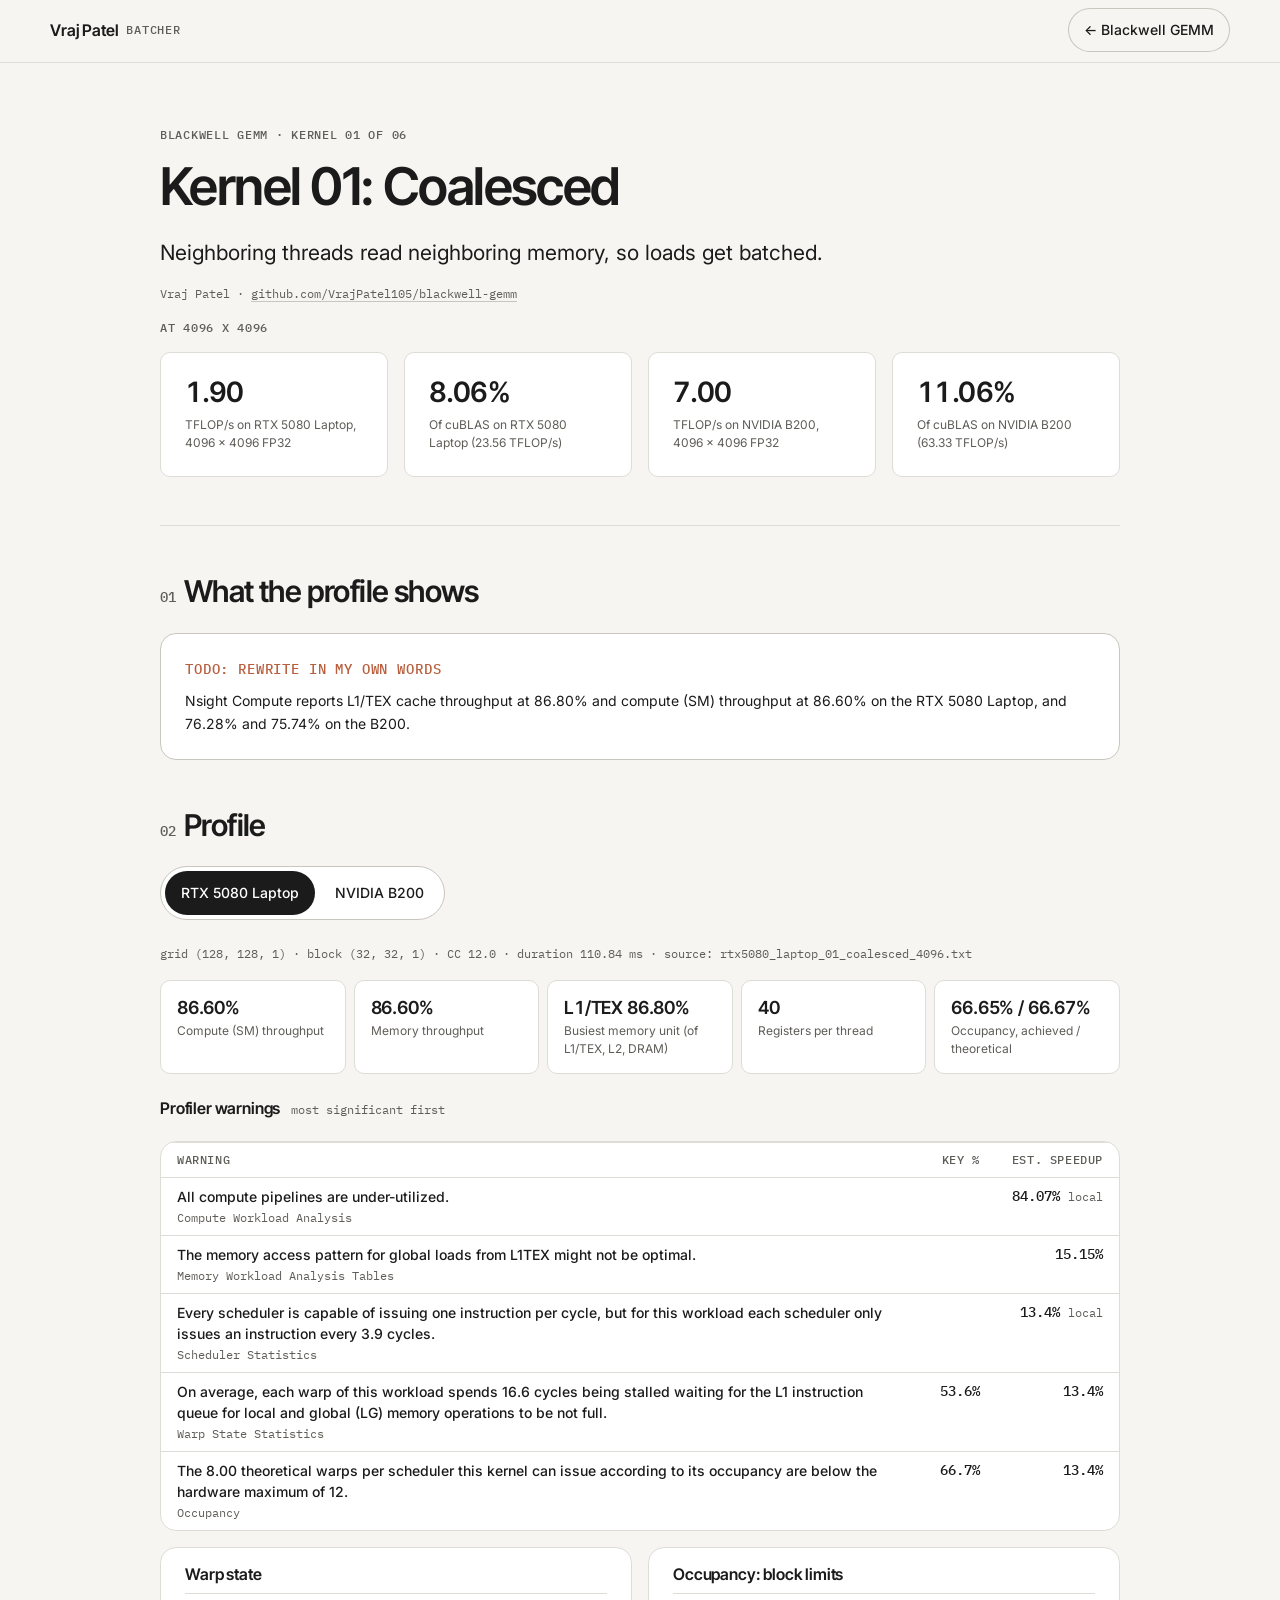
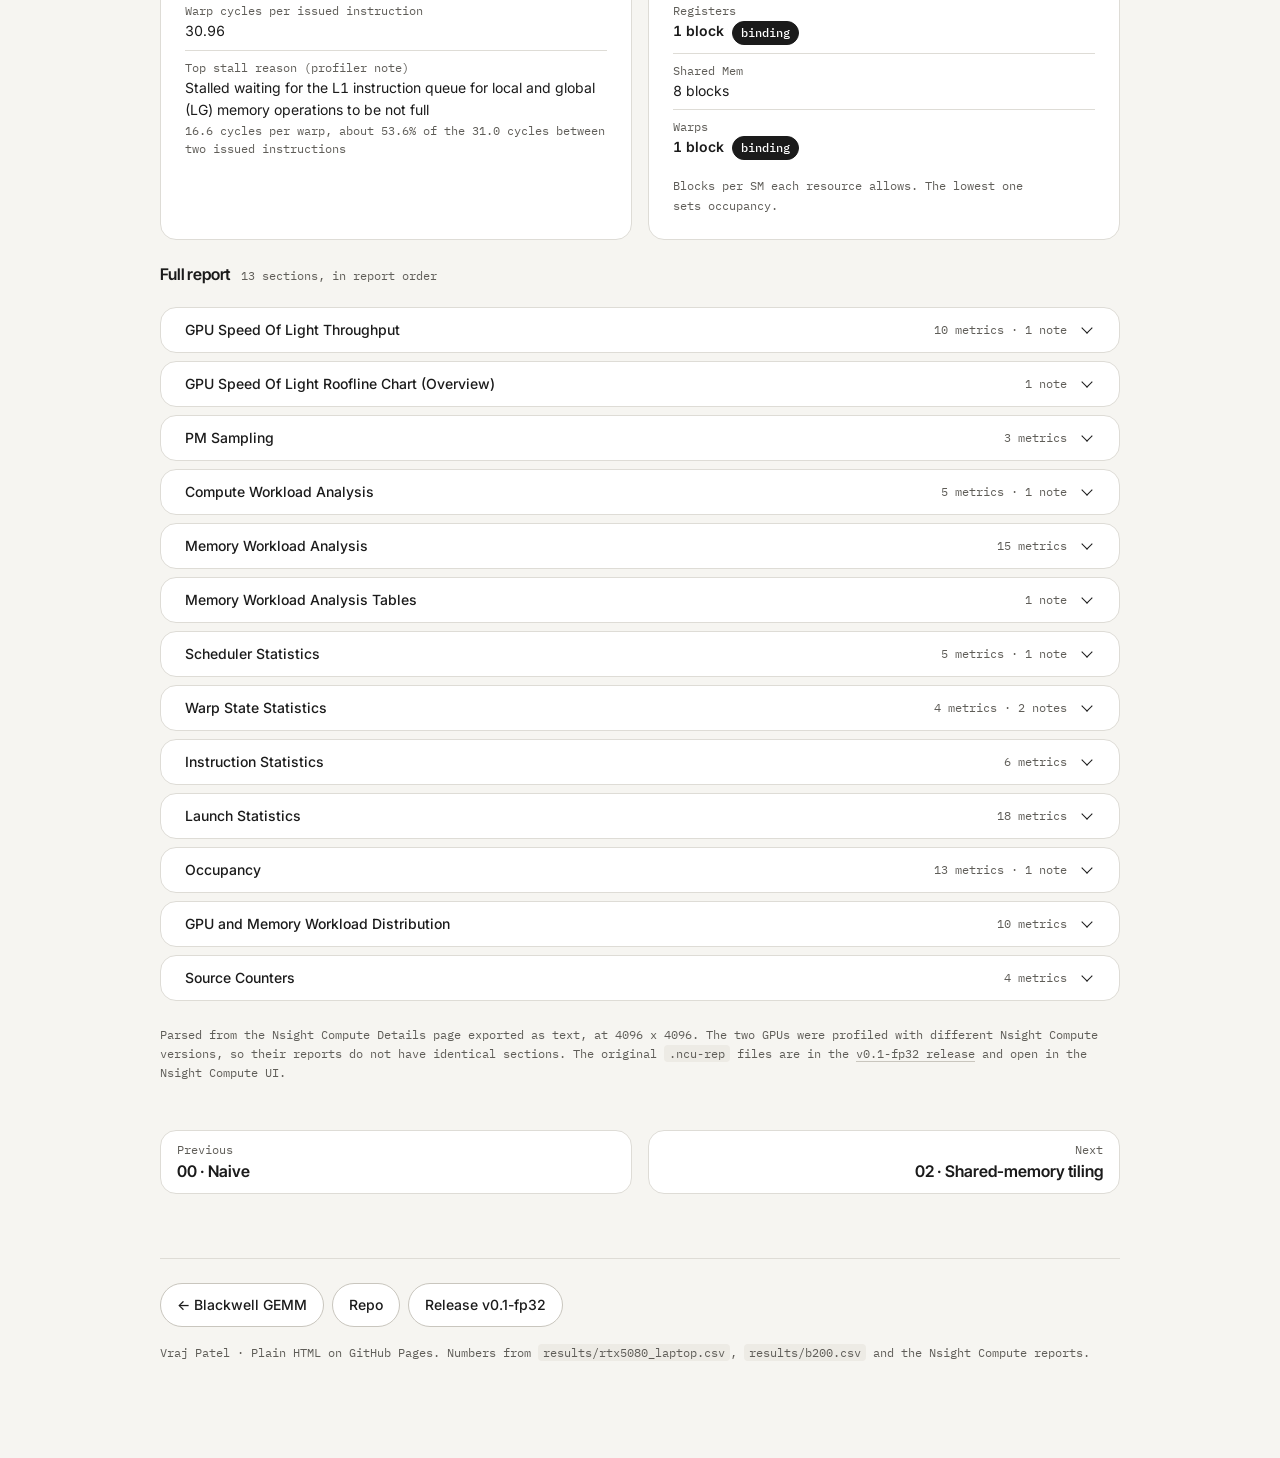
<file: blackwell-gemm/01-coalesced/index.html>
<!doctype html>
<html lang="en" data-theme="light">
<head>
<meta charset="utf-8">
<meta name="viewport" content="width=device-width, initial-scale=1, viewport-fit=cover">
<title>Kernel 01: Coalesced · Blackwell GEMM — Vraj Patel</title>
<meta name="description" content="Kernel 01 of the blackwell-gemm FP32 SGEMM ladder: neighboring threads read neighboring memory, so loads get batched. Results against cuBLAS and the Nsight Compute profile on an RTX 5080 Laptop GPU and an NVIDIA B200.">
<meta name="author" content="Vraj Patel">
<meta name="color-scheme" content="light">
<meta name="theme-color" content="#f6f5f1">
<link rel="canonical" href="https://vrajpatel105.github.io/blackwell-gemm/01-coalesced/">
<meta property="og:type" content="article">
<meta property="og:site_name" content="Vraj Patel">
<meta property="og:title" content="Kernel 01: Coalesced · Blackwell GEMM">
<meta property="og:description" content="Neighboring threads read neighboring memory, so loads get batched. Measured against cuBLAS and profiled with Nsight Compute on two GPUs.">
<meta property="og:url" content="https://vrajpatel105.github.io/blackwell-gemm/01-coalesced/">
<meta name="twitter:card" content="summary">
<link rel="icon" type="image/svg+xml" href="data:image/svg+xml,%3Csvg xmlns='http://www.w3.org/2000/svg' viewBox='0 0 64 64'%3E%3Crect width='64' height='64' rx='14' fill='%231b1b1b'/%3E%3Ctext x='32' y='41' font-family='Inter,Helvetica,Arial,sans-serif' font-size='26' font-weight='700' letter-spacing='-1' text-anchor='middle' fill='%23f6f5f1'%3EVP%3C/text%3E%3C/svg%3E">
<link rel="preconnect" href="https://fonts.googleapis.com">
<link rel="preconnect" href="https://fonts.gstatic.com" crossorigin>
<link rel="stylesheet" href="https://fonts.googleapis.com/css2?family=IBM+Plex+Mono:wght@400;500&amp;family=Inter+Tight:wght@500;600&amp;family=Inter:wght@400;500;600&amp;display=swap">
<link rel="stylesheet" href="../../assets/post.css">
<link rel="stylesheet" href="../gemm.css">
</head>
<body>
<a class="skip" href="#main">Skip to content</a>

<header class="x-top">
  <div class="wrap x-toprow">
    <a class="x-brand" href="/">Vraj Patel <span>BATCHER</span></a>
    <a class="x-back" href="../">← Blackwell GEMM</a>
  </div>
  <div class="wrap x-prog" aria-hidden="true"><i id="prog"></i></div>
</header>

<main id="main" tabindex="-1">
<article class="post">

  <header class="post-head">
    <p class="eyebrow">Blackwell GEMM · Kernel 01 of 06</p>
    <h1>Kernel 01: Coalesced</h1>
    <p class="post-lede">Neighboring threads read neighboring memory, so loads get batched.</p>
    <p class="post-meta">Vraj Patel · <a href="https://github.com/VrajPatel105/blackwell-gemm" target="_blank" rel="noopener">github.com/VrajPatel105/blackwell-gemm</a></p>
    <p class="eyebrow x-proof-label">At 4096 x 4096</p>
    <!-- gemm:bench -->
    <div class="x-proof x-proof--4">
      <div><b>1.90</b><small>TFLOP/s on RTX 5080 Laptop, 4096 x 4096 FP32</small></div>
      <div><b>8.06%</b><small>Of cuBLAS on RTX 5080 Laptop (23.56 TFLOP/s)</small></div>
      <div><b>7.00</b><small>TFLOP/s on NVIDIA B200, 4096 x 4096 FP32</small></div>
      <div><b>11.06%</b><small>Of cuBLAS on NVIDIA B200 (63.33 TFLOP/s)</small></div>
    </div>
    <!-- /gemm:bench -->
  </header>

  <section id="shows" aria-labelledby="h-shows">
    <h2 id="h-shows"><span class="n">01</span>What the profile shows</h2>
    <div class="flag g-todo">
      <p class="eyebrow">TODO: rewrite in my own words</p>
      <p>Nsight Compute reports L1/TEX cache throughput at 86.80% and compute (SM) throughput at 86.60% on the RTX 5080 Laptop, and 76.28% and 75.74% on the B200.</p>
    </div>
  </section>

  <section id="profile" aria-labelledby="h-profile">
    <h2 id="h-profile"><span class="n">02</span>Profile</h2>
    <!-- gemm:dashboard -->
    <div class="g-dash" data-gemm-dash>
    <div class="g-switch" role="tablist" aria-label="GPU" hidden>
      <button type="button" role="tab" id="t-rtx5080_laptop" aria-controls="p-rtx5080_laptop" aria-selected="true" data-gpu="rtx5080_laptop">RTX 5080 Laptop</button>
      <button type="button" role="tab" id="t-b200" aria-controls="p-b200" aria-selected="false" data-gpu="b200">NVIDIA B200</button>
    </div>
    <div class="g-panel" id="p-rtx5080_laptop" data-gpu="rtx5080_laptop" role="tabpanel" aria-labelledby="t-rtx5080_laptop">
      <h3 class="g-panel__h">RTX 5080 Laptop</h3>
      <p class="g-meta">grid (128, 128, 1) · block (32, 32, 1) · CC 12.0 · duration 110.84 ms · source: rtx5080_laptop_01_coalesced_4096.txt</p>
      <div class="g-tiles">
        <div><b>86.60%</b><small>Compute (SM) throughput</small></div>
        <div><b>86.60%</b><small>Memory throughput</small></div>
        <div><b>L1/TEX 86.80%</b><small>Busiest memory unit (of L1/TEX, L2, DRAM)</small></div>
        <div><b>40</b><small>Registers per thread</small></div>
        <div><b>66.65% / 66.67%</b><small>Occupancy, achieved / theoretical</small></div>
      </div>
      <h4>Profiler warnings <small>most significant first</small></h4>
      <div class="table-wrap">
        <table class="data g-warn">
          <thead><tr><th scope="col">Warning</th><th scope="col" class="num">Key %</th><th scope="col" class="num">Est. speedup</th></tr></thead>
          <tbody>
            <tr><th scope="row">All compute pipelines are under-utilized.<small>Compute Workload Analysis</small></th><td class="num"></td><td class="num">84.07% <small>local</small></td></tr>
            <tr><th scope="row">The memory access pattern for global loads from L1TEX might not be optimal.<small>Memory Workload Analysis Tables</small></th><td class="num"></td><td class="num">15.15%</td></tr>
            <tr><th scope="row">Every scheduler is capable of issuing one instruction per cycle, but for this workload each scheduler only issues an instruction every 3.9 cycles.<small>Scheduler Statistics</small></th><td class="num"></td><td class="num">13.4% <small>local</small></td></tr>
            <tr><th scope="row">On average, each warp of this workload spends 16.6 cycles being stalled waiting for the L1 instruction queue for local and global (LG) memory operations to be not full.<small>Warp State Statistics</small></th><td class="num">53.6%</td><td class="num">13.4%</td></tr>
            <tr><th scope="row">The 8.00 theoretical warps per scheduler this kernel can issue according to its occupancy are below the hardware maximum of 12.<small>Occupancy</small></th><td class="num">66.7%</td><td class="num">13.4%</td></tr>
          </tbody>
        </table>
      </div>
      <div class="g-two">
        <div class="g-box">
          <h4>Warp state</h4>
          <dl class="g-dl">
            <div><dt>Warp cycles per issued instruction</dt><dd>30.96</dd></div>
            <div><dt>Top stall reason (profiler note)</dt><dd>Stalled waiting for the L1 instruction queue for local and global (LG) memory operations to be not full<small>16.6 cycles per warp, about 53.6% of the 31.0 cycles between two issued instructions</small></dd></div>
          </dl>
        </div>
        <div class="g-box">
          <h4>Occupancy: block limits</h4>
          <dl class="g-dl">
            <div class="is-binding"><dt>Registers</dt><dd>1 block <span class="g-chip">binding</span></dd></div>
            <div><dt>Shared Mem</dt><dd>8 blocks</dd></div>
            <div class="is-binding"><dt>Warps</dt><dd>1 block <span class="g-chip">binding</span></dd></div>
          </dl>
          <p class="g-fine">Blocks per SM each resource allows. The lowest one sets occupancy.</p>
        </div>
      </div>
      <h4>Full report <small>13 sections, in report order</small></h4>
      <div class="g-sections">
        <details>
          <summary>GPU Speed Of Light Throughput <small>10 metrics · 1 note</small></summary>
          <div class="details-body">
            <div class="table-wrap"><table class="data g-metrics"><thead><tr><th scope="col">Metric</th><th scope="col" class="num">Value</th></tr></thead><tbody>
              <tr><th scope="row">DRAM Frequency</th><td class="num">13.99 Ghz</td></tr>
              <tr><th scope="row">SM Frequency</th><td class="num">1.49 Ghz</td></tr>
              <tr><th scope="row">Elapsed Cycles</th><td class="num">165673271 cycle</td></tr>
              <tr><th scope="row">Memory Throughput</th><td class="num">86.60%</td></tr>
              <tr><th scope="row">DRAM Throughput</th><td class="num">11.49%</td></tr>
              <tr><th scope="row">Duration</th><td class="num">110.84 ms</td></tr>
              <tr><th scope="row">L1/TEX Cache Throughput</th><td class="num">86.80%</td></tr>
              <tr><th scope="row">L2 Cache Throughput</th><td class="num">9.45%</td></tr>
              <tr><th scope="row">SM Active Cycles</th><td class="num">164996029 cycle</td></tr>
              <tr><th scope="row">Compute (SM) Throughput</th><td class="num">86.60%</td></tr>
            </tbody></table></div>
            <p class="g-note"><span class="eyebrow">INF</span>This workload is utilizing greater than 80.0% of the available compute or memory performance of this device. To further improve performance, work will likely need to be shifted from the most utilized to another unit. Start by analyzing workloads in the Compute Workload Analysis section.</p>
          </div>
        </details>
        <details>
          <summary>GPU Speed Of Light Roofline Chart (Overview) <small>1 note</small></summary>
          <div class="details-body">
            <p class="g-note"><span class="eyebrow">INF</span>The ratio of peak float (FP32) to double (FP64) performance on this device is 64:1. The workload achieved 5% of this device&#x27;s FP32 peak performance and 0% of its FP64 peak performance. See the Profiling Guide (https://docs.nvidia.com/nsight-compute/ProfilingGuide/index.html#roofline) for more details on roofline analysis.</p>
          </div>
        </details>
        <details>
          <summary>PM Sampling <small>3 metrics</small></summary>
          <div class="details-body">
            <div class="table-wrap"><table class="data g-metrics"><thead><tr><th scope="col">Metric</th><th scope="col" class="num">Value</th></tr></thead><tbody>
              <tr><th scope="row">Maximum Buffer Size</th><td class="num">93.45 Mbyte</td></tr>
              <tr><th scope="row">Maximum Sampling Interval</th><td class="num">24 us</td></tr>
              <tr><th scope="row"># Pass Groups</th><td class="num">2</td></tr>
            </tbody></table></div>
          </div>
        </details>
        <details>
          <summary>Compute Workload Analysis <small>5 metrics · 1 note</small></summary>
          <div class="details-body">
            <div class="table-wrap"><table class="data g-metrics"><thead><tr><th scope="col">Metric</th><th scope="col" class="num">Value</th></tr></thead><tbody>
              <tr><th scope="row">Executed Ipc Active</th><td class="num">1.03 inst/cycle</td></tr>
              <tr><th scope="row">Executed Ipc Elapsed</th><td class="num">1.03 inst/cycle</td></tr>
              <tr><th scope="row">Issue Slots Busy</th><td class="num">25.78%</td></tr>
              <tr><th scope="row">Issued Ipc Active</th><td class="num">1.03 inst/cycle</td></tr>
              <tr><th scope="row">SM Busy</th><td class="num">28.89%</td></tr>
            </tbody></table></div>
            <p class="g-note"><span class="eyebrow">OPT · Est. Local Speedup: 84.07%</span>All compute pipelines are under-utilized. Either this workload is very small or it doesn&#x27;t issue enough warps per scheduler. Check the Launch Statistics and Scheduler Statistics sections for further details.</p>
          </div>
        </details>
        <details>
          <summary>Memory Workload Analysis <small>15 metrics</small></summary>
          <div class="details-body">
            <div class="table-wrap"><table class="data g-metrics"><thead><tr><th scope="col">Metric</th><th scope="col" class="num">Value</th></tr></thead><tbody>
              <tr><th scope="row">Local Memory Spilling Requests</th><td class="num">0</td></tr>
              <tr><th scope="row">Local Memory Spilling Request Overhead</th><td class="num">0%</td></tr>
              <tr><th scope="row">L2 Sector Promotion Misses</th><td class="num">0%</td></tr>
              <tr><th scope="row">Shared Memory Spilling Requests</th><td class="num">0</td></tr>
              <tr><th scope="row">Shared Memory Spilling Request Overhead</th><td class="num">0%</td></tr>
              <tr><th scope="row">Memory Throughput</th><td class="num">78.84 Gbyte/s</td></tr>
              <tr><th scope="row">Mem Busy</th><td class="num">43.30%</td></tr>
              <tr><th scope="row">Max Bandwidth</th><td class="num">86.60%</td></tr>
              <tr><th scope="row">L1/TEX Hit Rate</th><td class="num">94.98%</td></tr>
              <tr><th scope="row">L2 Persisting Size</th><td class="num">9.44 Mbyte</td></tr>
              <tr><th scope="row">L2 Compression Success Rate</th><td class="num">0%</td></tr>
              <tr><th scope="row">L2 Compression Ratio</th><td class="num">0</td></tr>
              <tr><th scope="row">L2 Compression Input Sectors</th><td class="num">0 sector</td></tr>
              <tr><th scope="row">L2 Hit Rate</th><td class="num">49.36%</td></tr>
              <tr><th scope="row">Mem Pipes Busy</th><td class="num">86.60%</td></tr>
            </tbody></table></div>
          </div>
        </details>
        <details>
          <summary>Memory Workload Analysis Tables <small>1 note</small></summary>
          <div class="details-body">
            <p class="g-note"><span class="eyebrow">OPT · Est. Speedup: 15.15%</span>The memory access pattern for global loads from L1TEX might not be optimal. On average, only 26.4 of the 32 bytes transmitted per sector are utilized by each thread. This could possibly be caused by a stride between threads. Check the Source Counters section for uncoalesced global loads.</p>
          </div>
        </details>
        <details>
          <summary>Scheduler Statistics <small>5 metrics · 1 note</small></summary>
          <div class="details-body">
            <div class="table-wrap"><table class="data g-metrics"><thead><tr><th scope="col">Metric</th><th scope="col" class="num">Value</th></tr></thead><tbody>
              <tr><th scope="row">One or More Eligible</th><td class="num">25.84%</td></tr>
              <tr><th scope="row">Issued Warp Per Scheduler</th><td class="num">0.26</td></tr>
              <tr><th scope="row">No Eligible</th><td class="num">74.16%</td></tr>
              <tr><th scope="row">Active Warps Per Scheduler</th><td class="num">8.00 warp</td></tr>
              <tr><th scope="row">Eligible Warps Per Scheduler</th><td class="num">1.19 warp</td></tr>
            </tbody></table></div>
            <p class="g-note"><span class="eyebrow">OPT · Est. Local Speedup: 13.4%</span>Every scheduler is capable of issuing one instruction per cycle, but for this workload each scheduler only issues an instruction every 3.9 cycles. This might leave hardware resources underutilized and may lead to less optimal performance. Out of the maximum of 12 warps per scheduler, this workload allocates an average of 8.00 active warps per scheduler, but only an average of 1.19 warps were eligible per cycle. Eligible warps are the subset of active warps that are ready to issue their next instruction. Every cycle with no eligible warp results in no instruction being issued and the issue slot remains unused. To increase the number of eligible warps, avoid possible load imbalances due to highly different execution durations per warp. Reducing stalls indicated on the Warp State Statistics and Source Counters sections can help, too.</p>
          </div>
        </details>
        <details>
          <summary>Warp State Statistics <small>4 metrics · 2 notes</small></summary>
          <div class="details-body">
            <div class="table-wrap"><table class="data g-metrics"><thead><tr><th scope="col">Metric</th><th scope="col" class="num">Value</th></tr></thead><tbody>
              <tr><th scope="row">Warp Cycles Per Issued Instruction</th><td class="num">30.96 cycle</td></tr>
              <tr><th scope="row">Warp Cycles Per Executed Instruction</th><td class="num">30.96 cycle</td></tr>
              <tr><th scope="row">Avg. Active Threads Per Warp</th><td class="num">32</td></tr>
              <tr><th scope="row">Avg. Not Predicated Off Threads Per Warp</th><td class="num">32.00</td></tr>
            </tbody></table></div>
            <p class="g-note"><span class="eyebrow">OPT · Est. Speedup: 13.4%</span>On average, each warp of this workload spends 16.6 cycles being stalled waiting for the L1 instruction queue for local and global (LG) memory operations to be not full. Typically, this stall occurs only when executing local or global memory instructions extremely frequently. Avoid redundant global memory accesses. Try to avoid using thread-local memory by checking if dynamically indexed arrays are declared in local scope, or if the kernel has excessive register pressure causing spills. If applicable, consider combining multiple lower-width memory operations into fewer wider memory operations and try interleaving memory operations and math instructions. This stall type represents about 53.6% of the total average of 31.0 cycles between issuing two instructions.</p>
            <p class="g-note"><span class="eyebrow">INF</span>Check the Warp Stall Sampling (All Samples) table for the top stall locations in your source based on sampling data. The Profiling Guide (https://docs.nvidia.com/nsight-compute/ProfilingGuide/index.html#metrics-reference) provides more details on each stall reason.</p>
          </div>
        </details>
        <details>
          <summary>Instruction Statistics <small>6 metrics</small></summary>
          <div class="details-body">
            <div class="table-wrap"><table class="data g-metrics"><thead><tr><th scope="col">Metric</th><th scope="col" class="num">Value</th></tr></thead><tbody>
              <tr><th scope="row">Local Memory Spilling Requests</th><td class="num">0 byte</td></tr>
              <tr><th scope="row">Shared Memory Spilling Requests</th><td class="num">0 byte</td></tr>
              <tr><th scope="row">Avg. Executed Instructions Per Scheduler</th><td class="num">42631168 inst</td></tr>
              <tr><th scope="row">Executed Instructions</th><td class="num">10231480320 inst</td></tr>
              <tr><th scope="row">Avg. Issued Instructions Per Scheduler</th><td class="num">42631168 inst</td></tr>
              <tr><th scope="row">Issued Instructions</th><td class="num">10231480320 inst</td></tr>
            </tbody></table></div>
          </div>
        </details>
        <details>
          <summary>Launch Statistics <small>18 metrics</small></summary>
          <div class="details-body">
            <div class="table-wrap"><table class="data g-metrics"><thead><tr><th scope="col">Metric</th><th scope="col" class="num">Value</th></tr></thead><tbody>
              <tr><th scope="row">Block Size</th><td class="num">1024</td></tr>
              <tr><th scope="row">Cluster Scheduling Policy</th><td class="num">PolicySpread</td></tr>
              <tr><th scope="row">Cluster Size</th><td class="num">0</td></tr>
              <tr><th scope="row">Function Cache Configuration</th><td class="num">CachePreferNone</td></tr>
              <tr><th scope="row">Grid Size</th><td class="num">16384</td></tr>
              <tr><th scope="row">Preferred Cluster Size</th><td class="num">0</td></tr>
              <tr><th scope="row">Registers Per Thread</th><td class="num">40 register/thread</td></tr>
              <tr><th scope="row">Shared Memory Configuration Size</th><td class="num">8.19 Kbyte</td></tr>
              <tr><th scope="row">Driver Shared Memory Per Block</th><td class="num">1.02 Kbyte/block</td></tr>
              <tr><th scope="row">Dynamic Shared Memory Per Block</th><td class="num">0 byte/block</td></tr>
              <tr><th scope="row">Static Shared Memory Per Block</th><td class="num">0 byte/block</td></tr>
              <tr><th scope="row"># SMs</th><td class="num">60 SM</td></tr>
              <tr><th scope="row">Stack Size</th><td class="num">1024</td></tr>
              <tr><th scope="row">Threads</th><td class="num">16777216 thread</td></tr>
              <tr><th scope="row"># TPCs</th><td class="num">30</td></tr>
              <tr><th scope="row">Enabled TPC IDs</th><td class="num">all</td></tr>
              <tr><th scope="row">Uses Green Context</th><td class="num">0</td></tr>
              <tr><th scope="row">Waves Per SM</th><td class="num">273.07</td></tr>
            </tbody></table></div>
          </div>
        </details>
        <details>
          <summary>Occupancy <small>13 metrics · 1 note</small></summary>
          <div class="details-body">
            <div class="table-wrap"><table class="data g-metrics"><thead><tr><th scope="col">Metric</th><th scope="col" class="num">Value</th></tr></thead><tbody>
              <tr><th scope="row">Max Active Clusters</th><td class="num">0 cluster</td></tr>
              <tr><th scope="row">Max Cluster Size</th><td class="num">8 block</td></tr>
              <tr><th scope="row">Overall GPU Occupancy</th><td class="num">0%</td></tr>
              <tr><th scope="row">Cluster Occupancy</th><td class="num">0%</td></tr>
              <tr><th scope="row">Block Limit Barriers</th><td class="num">24 block</td></tr>
              <tr><th scope="row">Block Limit SM</th><td class="num">24 block</td></tr>
              <tr><th scope="row">Block Limit Registers</th><td class="num">1 block</td></tr>
              <tr><th scope="row">Block Limit Shared Mem</th><td class="num">8 block</td></tr>
              <tr><th scope="row">Block Limit Warps</th><td class="num">1 block</td></tr>
              <tr><th scope="row">Theoretical Active Warps per SM</th><td class="num">32 warp</td></tr>
              <tr><th scope="row">Theoretical Occupancy</th><td class="num">66.67%</td></tr>
              <tr><th scope="row">Achieved Occupancy</th><td class="num">66.65%</td></tr>
              <tr><th scope="row">Achieved Active Warps Per SM</th><td class="num">31.99 warp</td></tr>
            </tbody></table></div>
            <p class="g-note"><span class="eyebrow">OPT · Est. Speedup: 13.4%</span>The 8.00 theoretical warps per scheduler this kernel can issue according to its occupancy are below the hardware maximum of 12. This kernel&#x27;s theoretical occupancy (66.7%) is limited by the number of required registers, and the number of warps within each block.</p>
          </div>
        </details>
        <details>
          <summary>GPU and Memory Workload Distribution <small>10 metrics</small></summary>
          <div class="details-body">
            <div class="table-wrap"><table class="data g-metrics"><thead><tr><th scope="col">Metric</th><th scope="col" class="num">Value</th></tr></thead><tbody>
              <tr><th scope="row">Average DRAM Active Cycles</th><td class="num">136544732 cycle</td></tr>
              <tr><th scope="row">Total DRAM Elapsed Cycles</th><td class="num">12403049472 cycle</td></tr>
              <tr><th scope="row">Average L1 Active Cycles</th><td class="num">164996029 cycle</td></tr>
              <tr><th scope="row">Total L1 Elapsed Cycles</th><td class="num">9922886170 cycle</td></tr>
              <tr><th scope="row">Average L2 Active Cycles</th><td class="num">148252517.75 cycle</td></tr>
              <tr><th scope="row">Total L2 Elapsed Cycles</th><td class="num">3563966496 cycle</td></tr>
              <tr><th scope="row">Average SM Active Cycles</th><td class="num">164996029 cycle</td></tr>
              <tr><th scope="row">Total SM Elapsed Cycles</th><td class="num">9922886170 cycle</td></tr>
              <tr><th scope="row">Average SMSP Active Cycles</th><td class="num">164959360.63 cycle</td></tr>
              <tr><th scope="row">Total SMSP Elapsed Cycles</th><td class="num">39691544680 cycle</td></tr>
            </tbody></table></div>
          </div>
        </details>
        <details>
          <summary>Source Counters <small>4 metrics</small></summary>
          <div class="details-body">
            <div class="table-wrap"><table class="data g-metrics"><thead><tr><th scope="col">Metric</th><th scope="col" class="num">Value</th></tr></thead><tbody>
              <tr><th scope="row">Branch Instructions Ratio</th><td class="num">0.03%</td></tr>
              <tr><th scope="row">Branch Instructions</th><td class="num">271581184 inst</td></tr>
              <tr><th scope="row">Branch Efficiency</th><td class="num">100%</td></tr>
              <tr><th scope="row">Avg. Divergent Branches</th><td class="num">0 branches</td></tr>
            </tbody></table></div>
          </div>
        </details>
      </div>
    </div>
    <div class="g-panel" id="p-b200" data-gpu="b200" role="tabpanel" aria-labelledby="t-b200">
      <h3 class="g-panel__h">NVIDIA B200</h3>
      <p class="g-meta">grid (128, 128, 1) · block (32, 32, 1) · CC 10.0 · duration 33.24 ms · source: b200_01_coalesced_4096.txt</p>
      <div class="g-tiles">
        <div><b>75.74%</b><small>Compute (SM) throughput</small></div>
        <div><b>75.76%</b><small>Memory throughput</small></div>
        <div><b>L1/TEX 76.28%</b><small>Busiest memory unit (of L1/TEX, L2, DRAM)</small></div>
        <div><b>32</b><small>Registers per thread</small></div>
        <div><b>99.56% / 100%</b><small>Occupancy, achieved / theoretical</small></div>
      </div>
      <h4>Profiler warnings <small>most significant first</small></h4>
      <div class="table-wrap">
        <table class="data g-warn">
          <thead><tr><th scope="col">Warning</th><th scope="col" class="num">Key %</th><th scope="col" class="num">Est. speedup</th></tr></thead>
          <tbody>
            <tr><th scope="row">Every scheduler is capable of issuing one instruction per cycle, but for this workload each scheduler only issues an instruction every 1.7 cycles.<small>Scheduler Statistics</small></th><td class="num"></td><td class="num">24.24% <small>local</small></td></tr>
            <tr><th scope="row">On average, each warp of this workload spends 10.9 cycles being stalled waiting for a scoreboard dependency on a L1TEX (local, global, surface, texture) operation.<small>Warp State Statistics</small></th><td class="num">39.4%</td><td class="num">24.24%</td></tr>
            <tr><th scope="row">On average, each warp of this workload spends 9.5 cycles being stalled waiting for the L1 instruction queue for local and global (LG) memory operations to be not full.<small>Warp State Statistics</small></th><td class="num">34.3%</td><td class="num">24.24%</td></tr>
            <tr><th scope="row">The memory access pattern for global loads from L1TEX might not be optimal.<small>Memory Workload Analysis Tables</small></th><td class="num"></td><td class="num">13.26%</td></tr>
            <tr><th scope="row">Out of the 68169120.0 bytes sent to the L2 Compression unit only 0.00% were successfully compressed.<small>Memory Workload Analysis Chart</small></th><td class="num">0.00%</td><td class="num">0.2311%</td></tr>
          </tbody>
        </table>
      </div>
      <div class="g-two">
        <div class="g-box">
          <h4>Warp state</h4>
          <dl class="g-dl">
            <div><dt>Warp cycles per issued instruction</dt><dd>27.79</dd></div>
            <div><dt>Top stall reason (profiler note)</dt><dd>Stalled waiting for a scoreboard dependency on a L1TEX (local, global, surface, texture) operation<small>10.9 cycles per warp, about 39.4% of the 27.8 cycles between two issued instructions</small></dd></div>
          </dl>
        </div>
        <div class="g-box">
          <h4>Occupancy: block limits</h4>
          <dl class="g-dl">
            <div class="is-binding"><dt>Registers</dt><dd>2 blocks <span class="g-chip">binding</span></dd></div>
            <div><dt>Shared Mem</dt><dd>8 blocks</dd></div>
            <div class="is-binding"><dt>Warps</dt><dd>2 blocks <span class="g-chip">binding</span></dd></div>
          </dl>
          <p class="g-fine">Blocks per SM each resource allows. The lowest one sets occupancy.</p>
        </div>
      </div>
      <h4>Full report <small>14 sections, in report order</small></h4>
      <div class="g-sections">
        <details>
          <summary>GPU Speed Of Light Throughput <small>10 metrics · 1 note</small></summary>
          <div class="details-body">
            <div class="table-wrap"><table class="data g-metrics"><thead><tr><th scope="col">Metric</th><th scope="col" class="num">Value</th></tr></thead><tbody>
              <tr><th scope="row">DRAM Frequency</th><td class="num">4.00 Ghz</td></tr>
              <tr><th scope="row">SM Frequency</th><td class="num">1.15 Ghz</td></tr>
              <tr><th scope="row">Elapsed Cycles</th><td class="num">38387080 cycle</td></tr>
              <tr><th scope="row">Memory Throughput</th><td class="num">75.76%</td></tr>
              <tr><th scope="row">DRAM Throughput</th><td class="num">0.30%</td></tr>
              <tr><th scope="row">Duration</th><td class="num">33.24 ms</td></tr>
              <tr><th scope="row">L1/TEX Cache Throughput</th><td class="num">76.28%</td></tr>
              <tr><th scope="row">L2 Cache Throughput</th><td class="num">4.89%</td></tr>
              <tr><th scope="row">SM Active Cycles</th><td class="num">38066382.69 cycle</td></tr>
              <tr><th scope="row">Compute (SM) Throughput</th><td class="num">75.74%</td></tr>
            </tbody></table></div>
            <p class="g-note"><span class="eyebrow">INF</span>Compute and Memory are well-balanced: To reduce runtime, both computation and memory traffic must be reduced. Check both the Compute Workload Analysis and Memory Workload Analysis sections.</p>
          </div>
        </details>
        <details>
          <summary>GPU Speed Of Light Roofline Chart <small>1 note</small></summary>
          <div class="details-body">
            <p class="g-note"><span class="eyebrow">INF</span>The ratio of peak float (FP32) to double (FP64) performance on this device is 2:1. The workload achieved 9% of this device&#x27;s FP32 peak performance and 0% of its FP64 peak performance. See the Profiling Guide (https://docs.nvidia.com/nsight-compute/ProfilingGuide/index.html#roofline) for more details on roofline analysis.</p>
          </div>
        </details>
        <details>
          <summary>PM Sampling <small>3 metrics</small></summary>
          <div class="details-body">
            <div class="table-wrap"><table class="data g-metrics"><thead><tr><th scope="col">Metric</th><th scope="col" class="num">Value</th></tr></thead><tbody>
              <tr><th scope="row">Maximum Buffer Size</th><td class="num">117.77 Mbyte</td></tr>
              <tr><th scope="row">Maximum Sampling Interval</th><td class="num">8 us</td></tr>
              <tr><th scope="row"># Pass Groups</th><td class="num">1</td></tr>
            </tbody></table></div>
          </div>
        </details>
        <details>
          <summary>Compute Workload Analysis <small>5 metrics · 1 note</small></summary>
          <div class="details-body">
            <div class="table-wrap"><table class="data g-metrics"><thead><tr><th scope="col">Metric</th><th scope="col" class="num">Value</th></tr></thead><tbody>
              <tr><th scope="row">Executed Ipc Active</th><td class="num">2.29 inst/cycle</td></tr>
              <tr><th scope="row">Executed Ipc Elapsed</th><td class="num">2.28 inst/cycle</td></tr>
              <tr><th scope="row">Issue Slots Busy</th><td class="num">56.93%</td></tr>
              <tr><th scope="row">Issued Ipc Active</th><td class="num">2.29 inst/cycle</td></tr>
              <tr><th scope="row">SM Busy</th><td class="num">56.93%</td></tr>
            </tbody></table></div>
            <p class="g-note"><span class="eyebrow">INF</span>ALU is the highest-utilized pipeline (28.5%) based on elapsed cycles in the workload, taking into account the rates of its different instructions. It executes integer and logic operations. It is well-utilized, but should not be a bottleneck.</p>
          </div>
        </details>
        <details>
          <summary>Memory Workload Analysis <small>12 metrics</small></summary>
          <div class="details-body">
            <div class="table-wrap"><table class="data g-metrics"><thead><tr><th scope="col">Metric</th><th scope="col" class="num">Value</th></tr></thead><tbody>
              <tr><th scope="row">Local Memory Spilling Requests</th><td class="num">0</td></tr>
              <tr><th scope="row">Local Memory Spilling Request Overhead</th><td class="num">0%</td></tr>
              <tr><th scope="row">Memory Throughput</th><td class="num">19.90 Gbyte/s</td></tr>
              <tr><th scope="row">Mem Busy</th><td class="num">75.76%</td></tr>
              <tr><th scope="row">Max Bandwidth</th><td class="num">75.74%</td></tr>
              <tr><th scope="row">L1/TEX Hit Rate</th><td class="num">94.99%</td></tr>
              <tr><th scope="row">L2 Persisting Size</th><td class="num">24.87 Mbyte</td></tr>
              <tr><th scope="row">L2 Compression Success Rate</th><td class="num">0%</td></tr>
              <tr><th scope="row">L2 Compression Ratio</th><td class="num">0%</td></tr>
              <tr><th scope="row">L2 Compression Input Sectors</th><td class="num">2130285 sector</td></tr>
              <tr><th scope="row">L2 Hit Rate</th><td class="num">92.08%</td></tr>
              <tr><th scope="row">Mem Pipes Busy</th><td class="num">75.74%</td></tr>
            </tbody></table></div>
          </div>
        </details>
        <details>
          <summary>Memory Workload Analysis Chart <small>1 note</small></summary>
          <div class="details-body">
            <p class="g-note"><span class="eyebrow">OPT · Est. Speedup: 0.2311%</span>Out of the 68169120.0 bytes sent to the L2 Compression unit only 0.00% were successfully compressed. To increase this success rate, consider marking only those memory regions as compressible that contain the most zero values and/or expose the most homogeneous values.</p>
          </div>
        </details>
        <details>
          <summary>Memory Workload Analysis Tables <small>1 note</small></summary>
          <div class="details-body">
            <p class="g-note"><span class="eyebrow">OPT · Est. Speedup: 13.26%</span>The memory access pattern for global loads from L1TEX might not be optimal. On average, only 26.4 of the 32 bytes transmitted per sector are utilized by each thread. This could possibly be caused by a stride between threads. Check the Source Counters section for uncoalesced global loads.</p>
          </div>
        </details>
        <details>
          <summary>Scheduler Statistics <small>5 metrics · 1 note</small></summary>
          <div class="details-body">
            <div class="table-wrap"><table class="data g-metrics"><thead><tr><th scope="col">Metric</th><th scope="col" class="num">Value</th></tr></thead><tbody>
              <tr><th scope="row">One or More Eligible</th><td class="num">57.34%</td></tr>
              <tr><th scope="row">Issued Warp Per Scheduler</th><td class="num">0.57</td></tr>
              <tr><th scope="row">No Eligible</th><td class="num">42.66%</td></tr>
              <tr><th scope="row">Active Warps Per Scheduler</th><td class="num">15.93 warp</td></tr>
              <tr><th scope="row">Eligible Warps Per Scheduler</th><td class="num">3.10 warp</td></tr>
            </tbody></table></div>
            <p class="g-note"><span class="eyebrow">OPT · Est. Local Speedup: 24.24%</span>Every scheduler is capable of issuing one instruction per cycle, but for this workload each scheduler only issues an instruction every 1.7 cycles. This might leave hardware resources underutilized and may lead to less optimal performance. Out of the maximum of 16 warps per scheduler, this workload allocates an average of 15.93 active warps per scheduler, but only an average of 3.10 warps were eligible per cycle. Eligible warps are the subset of active warps that are ready to issue their next instruction. Every cycle with no eligible warp results in no instruction being issued and the issue slot remains unused. To increase the number of eligible warps, avoid possible load imbalances due to highly different execution durations per warp. Reducing stalls indicated on the Warp State Statistics and Source Counters sections can help, too.</p>
          </div>
        </details>
        <details>
          <summary>Warp State Statistics <small>4 metrics · 3 notes</small></summary>
          <div class="details-body">
            <div class="table-wrap"><table class="data g-metrics"><thead><tr><th scope="col">Metric</th><th scope="col" class="num">Value</th></tr></thead><tbody>
              <tr><th scope="row">Warp Cycles Per Issued Instruction</th><td class="num">27.79 cycle</td></tr>
              <tr><th scope="row">Warp Cycles Per Executed Instruction</th><td class="num">27.79 cycle</td></tr>
              <tr><th scope="row">Avg. Active Threads Per Warp</th><td class="num">32</td></tr>
              <tr><th scope="row">Avg. Not Predicated Off Threads Per Warp</th><td class="num">32.00</td></tr>
            </tbody></table></div>
            <p class="g-note"><span class="eyebrow">OPT · Est. Speedup: 24.24%</span>On average, each warp of this workload spends 10.9 cycles being stalled waiting for a scoreboard dependency on a L1TEX (local, global, surface, texture) operation. Find the instruction producing the data being waited upon to identify the culprit. To reduce the number of cycles waiting on L1TEX data accesses verify the memory access patterns are optimal for the target architecture, attempt to increase cache hit rates by increasing data locality (coalescing), or by changing the cache configuration. Consider moving frequently used data to shared memory. This stall type represents about 39.4% of the total average of 27.8 cycles between issuing two instructions.</p>
            <p class="g-note"><span class="eyebrow">OPT · Est. Speedup: 24.24%</span>On average, each warp of this workload spends 9.5 cycles being stalled waiting for the L1 instruction queue for local and global (LG) memory operations to be not full. Typically, this stall occurs only when executing local or global memory instructions extremely frequently. Avoid redundant global memory accesses. Try to avoid using thread-local memory by checking if dynamically indexed arrays are declared in local scope, or if the kernel has excessive register pressure causing spills. If applicable, consider combining multiple lower-width memory operations into fewer wider memory operations and try interleaving memory operations and math instructions. This stall type represents about 34.3% of the total average of 27.8 cycles between issuing two instructions.</p>
            <p class="g-note"><span class="eyebrow">INF</span>Check the Warp Stall Sampling (All Samples) table for the top stall locations in your source based on sampling data. The Profiling Guide (https://docs.nvidia.com/nsight-compute/ProfilingGuide/index.html#metrics-reference) provides more details on each stall reason.</p>
          </div>
        </details>
        <details>
          <summary>Instruction Statistics <small>4 metrics</small></summary>
          <div class="details-body">
            <div class="table-wrap"><table class="data g-metrics"><thead><tr><th scope="col">Metric</th><th scope="col" class="num">Value</th></tr></thead><tbody>
              <tr><th scope="row">Avg. Executed Instructions Per Scheduler</th><td class="num">21820831.14 inst</td></tr>
              <tr><th scope="row">Executed Instructions</th><td class="num">12917932032 inst</td></tr>
              <tr><th scope="row">Avg. Issued Instructions Per Scheduler</th><td class="num">21820831.14 inst</td></tr>
              <tr><th scope="row">Issued Instructions</th><td class="num">12917932032 inst</td></tr>
            </tbody></table></div>
          </div>
        </details>
        <details>
          <summary>Launch Statistics <small>18 metrics</small></summary>
          <div class="details-body">
            <div class="table-wrap"><table class="data g-metrics"><thead><tr><th scope="col">Metric</th><th scope="col" class="num">Value</th></tr></thead><tbody>
              <tr><th scope="row">Block Size</th><td class="num">1024</td></tr>
              <tr><th scope="row">Cluster Scheduling Policy</th><td class="num">PolicySpread</td></tr>
              <tr><th scope="row">Cluster Size</th><td class="num">0</td></tr>
              <tr><th scope="row">Function Cache Configuration</th><td class="num">CachePreferNone</td></tr>
              <tr><th scope="row">Grid Size</th><td class="num">16384</td></tr>
              <tr><th scope="row">Preferred Cluster Size</th><td class="num">0</td></tr>
              <tr><th scope="row">Registers Per Thread</th><td class="num">32 register/thread</td></tr>
              <tr><th scope="row">Shared Memory Configuration Size</th><td class="num">8.19 Kbyte</td></tr>
              <tr><th scope="row">Driver Shared Memory Per Block</th><td class="num">1.02 Kbyte/block</td></tr>
              <tr><th scope="row">Dynamic Shared Memory Per Block</th><td class="num">0 byte/block</td></tr>
              <tr><th scope="row">Static Shared Memory Per Block</th><td class="num">0 byte/block</td></tr>
              <tr><th scope="row"># SMs</th><td class="num">148 SM</td></tr>
              <tr><th scope="row">Stack Size</th><td class="num">1024</td></tr>
              <tr><th scope="row">Threads</th><td class="num">16777216 thread</td></tr>
              <tr><th scope="row"># TPCs</th><td class="num">74</td></tr>
              <tr><th scope="row">Enabled TPC IDs</th><td class="num">all</td></tr>
              <tr><th scope="row">Uses Green Context</th><td class="num">0</td></tr>
              <tr><th scope="row">Waves Per SM</th><td class="num">55.35</td></tr>
            </tbody></table></div>
          </div>
        </details>
        <details>
          <summary>Occupancy <small>13 metrics</small></summary>
          <div class="details-body">
            <div class="table-wrap"><table class="data g-metrics"><thead><tr><th scope="col">Metric</th><th scope="col" class="num">Value</th></tr></thead><tbody>
              <tr><th scope="row">Max Active Clusters</th><td class="num">0 cluster</td></tr>
              <tr><th scope="row">Max Cluster Size</th><td class="num">8 block</td></tr>
              <tr><th scope="row">Overall GPU Occupancy</th><td class="num">0%</td></tr>
              <tr><th scope="row">Cluster Occupancy</th><td class="num">0%</td></tr>
              <tr><th scope="row">Block Limit Barriers</th><td class="num">32 block</td></tr>
              <tr><th scope="row">Block Limit SM</th><td class="num">32 block</td></tr>
              <tr><th scope="row">Block Limit Registers</th><td class="num">2 block</td></tr>
              <tr><th scope="row">Block Limit Shared Mem</th><td class="num">8 block</td></tr>
              <tr><th scope="row">Block Limit Warps</th><td class="num">2 block</td></tr>
              <tr><th scope="row">Theoretical Active Warps per SM</th><td class="num">64 warp</td></tr>
              <tr><th scope="row">Theoretical Occupancy</th><td class="num">100%</td></tr>
              <tr><th scope="row">Achieved Occupancy</th><td class="num">99.56%</td></tr>
              <tr><th scope="row">Achieved Active Warps Per SM</th><td class="num">63.72 warp</td></tr>
            </tbody></table></div>
          </div>
        </details>
        <details>
          <summary>GPU and Memory Workload Distribution <small>10 metrics</small></summary>
          <div class="details-body">
            <div class="table-wrap"><table class="data g-metrics"><thead><tr><th scope="col">Metric</th><th scope="col" class="num">Value</th></tr></thead><tbody>
              <tr><th scope="row">Average DRAM Active Cycles</th><td class="num">322951.38 cycle</td></tr>
              <tr><th scope="row">Total DRAM Elapsed Cycles</th><td class="num">8501084160 cycle</td></tr>
              <tr><th scope="row">Average L1 Active Cycles</th><td class="num">38066382.69 cycle</td></tr>
              <tr><th scope="row">Total L1 Elapsed Cycles</th><td class="num">5672890358 cycle</td></tr>
              <tr><th scope="row">Average L2 Active Cycles</th><td class="num">34735873.73 cycle</td></tr>
              <tr><th scope="row">Total L2 Elapsed Cycles</th><td class="num">7064289736 cycle</td></tr>
              <tr><th scope="row">Average SM Active Cycles</th><td class="num">38066382.69 cycle</td></tr>
              <tr><th scope="row">Total SM Elapsed Cycles</th><td class="num">5672890358 cycle</td></tr>
              <tr><th scope="row">Average SMSP Active Cycles</th><td class="num">38058179.89 cycle</td></tr>
              <tr><th scope="row">Total SMSP Elapsed Cycles</th><td class="num">22691561432 cycle</td></tr>
            </tbody></table></div>
          </div>
        </details>
        <details>
          <summary>Source Counters <small>4 metrics</small></summary>
          <div class="details-body">
            <div class="table-wrap"><table class="data g-metrics"><thead><tr><th scope="col">Metric</th><th scope="col" class="num">Value</th></tr></thead><tbody>
              <tr><th scope="row">Branch Instructions Ratio</th><td class="num">0.02%</td></tr>
              <tr><th scope="row">Branch Instructions</th><td class="num">271581184 inst</td></tr>
              <tr><th scope="row">Branch Efficiency</th><td class="num">100%</td></tr>
              <tr><th scope="row">Avg. Divergent Branches</th><td class="num">0 branches</td></tr>
            </tbody></table></div>
          </div>
        </details>
      </div>
    </div>
    <p class="g-fine">Parsed from the Nsight Compute Details page exported as text, at 4096 x 4096. The two GPUs were profiled with different Nsight Compute versions, so their reports do not have identical sections. The original <code>.ncu-rep</code> files are in the <a href="https://github.com/VrajPatel105/blackwell-gemm/releases/tag/v0.1-fp32" target="_blank" rel="noopener">v0.1-fp32 release</a> and open in the Nsight Compute UI.</p>
  </div>
    <!-- /gemm:dashboard -->
  </section>

  <!-- gemm:pager -->
    <nav class="g-pager" aria-label="Kernels">
      <a class="g-pager__prev" href="../00-naive/" rel="prev"><small>Previous</small>00 · Naive</a>
      <a class="g-pager__next" href="../02-shared-memory-tiling/" rel="next"><small>Next</small>02 · Shared-memory tiling</a>
    </nav>
    <!-- /gemm:pager -->

  <footer class="post-foot">
    <div class="btns">
      <a class="btn" href="../">← Blackwell GEMM</a>
      <a class="btn" href="https://github.com/VrajPatel105/blackwell-gemm" target="_blank" rel="noopener">Repo<span class="vh">: blackwell-gemm</span></a>
      <a class="btn" href="https://github.com/VrajPatel105/blackwell-gemm/releases/tag/v0.1-fp32" target="_blank" rel="noopener">Release v0.1-fp32<span class="vh">: Nsight report files</span></a>
    </div>
    <p>Vraj Patel · Plain HTML on GitHub Pages. Numbers from <code>results/rtx5080_laptop.csv</code>, <code>results/b200.csv</code> and the Nsight Compute reports.</p>
  </footer>

</article>
</main>
<script src="../gemm.js"></script>
<script src="../../assets/post.js"></script>
</body>
</html>
</file>
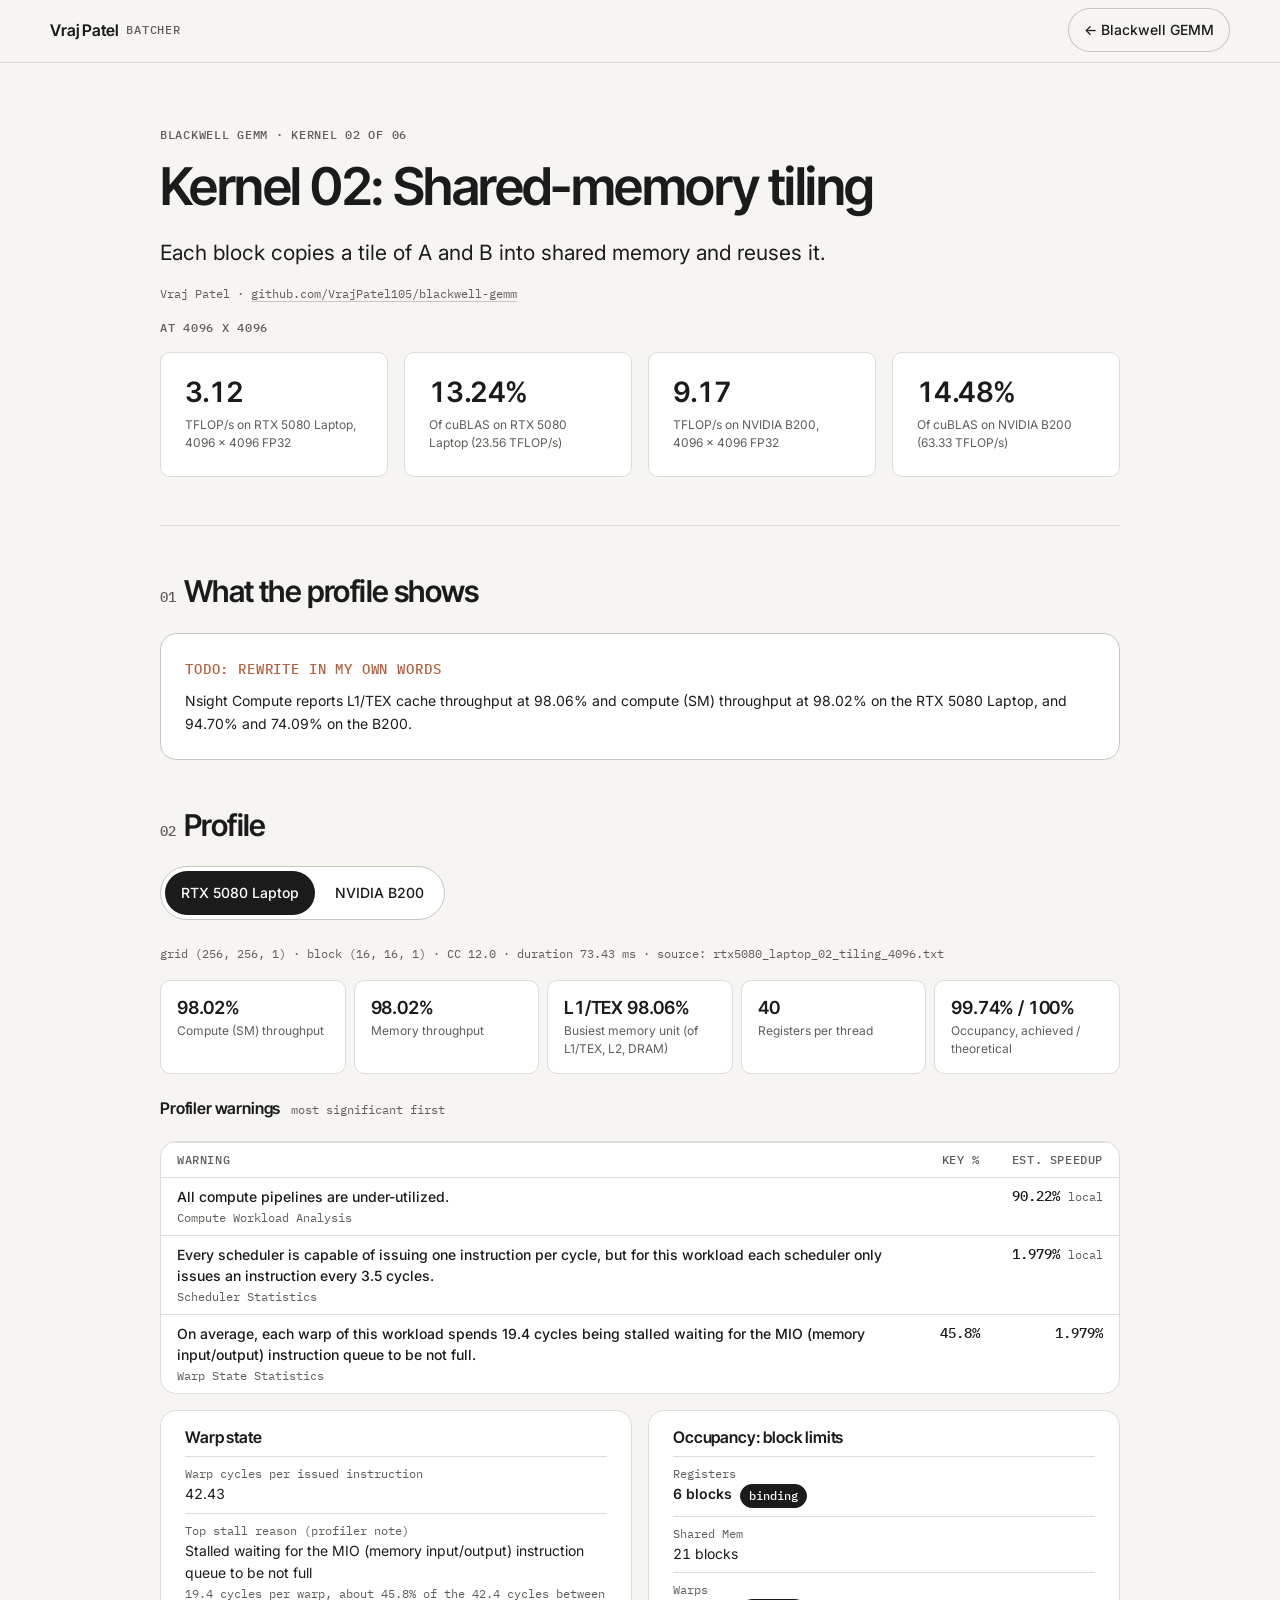
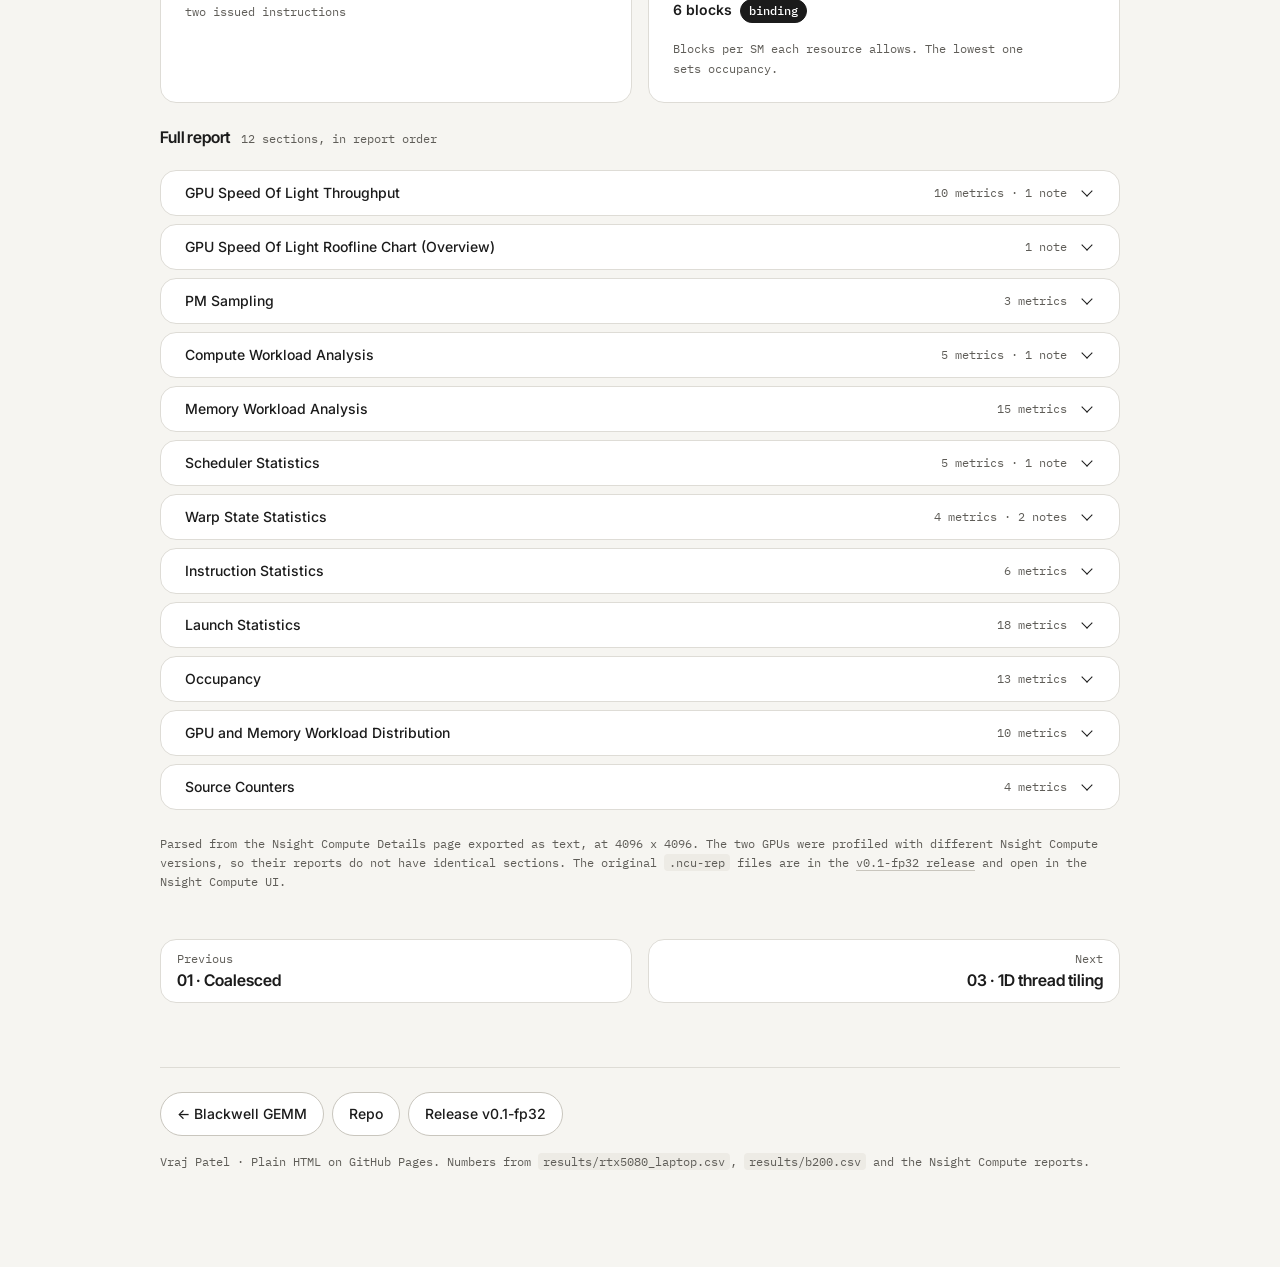
<file: blackwell-gemm/02-shared-memory-tiling/index.html>
<!doctype html>
<html lang="en" data-theme="light">
<head>
<meta charset="utf-8">
<meta name="viewport" content="width=device-width, initial-scale=1, viewport-fit=cover">
<title>Kernel 02: Shared-memory tiling · Blackwell GEMM — Vraj Patel</title>
<meta name="description" content="Kernel 02 of the blackwell-gemm FP32 SGEMM ladder: each block copies a tile of A and B into shared memory and reuses it. Results against cuBLAS and the Nsight Compute profile on an RTX 5080 Laptop GPU and an NVIDIA B200.">
<meta name="author" content="Vraj Patel">
<meta name="color-scheme" content="light">
<meta name="theme-color" content="#f6f5f1">
<link rel="canonical" href="https://vrajpatel105.github.io/blackwell-gemm/02-shared-memory-tiling/">
<meta property="og:type" content="article">
<meta property="og:site_name" content="Vraj Patel">
<meta property="og:title" content="Kernel 02: Shared-memory tiling · Blackwell GEMM">
<meta property="og:description" content="Each block copies a tile of A and B into shared memory and reuses it. Measured against cuBLAS and profiled with Nsight Compute on two GPUs.">
<meta property="og:url" content="https://vrajpatel105.github.io/blackwell-gemm/02-shared-memory-tiling/">
<meta name="twitter:card" content="summary">
<link rel="icon" type="image/svg+xml" href="data:image/svg+xml,%3Csvg xmlns='http://www.w3.org/2000/svg' viewBox='0 0 64 64'%3E%3Crect width='64' height='64' rx='14' fill='%231b1b1b'/%3E%3Ctext x='32' y='41' font-family='Inter,Helvetica,Arial,sans-serif' font-size='26' font-weight='700' letter-spacing='-1' text-anchor='middle' fill='%23f6f5f1'%3EVP%3C/text%3E%3C/svg%3E">
<link rel="preconnect" href="https://fonts.googleapis.com">
<link rel="preconnect" href="https://fonts.gstatic.com" crossorigin>
<link rel="stylesheet" href="https://fonts.googleapis.com/css2?family=IBM+Plex+Mono:wght@400;500&amp;family=Inter+Tight:wght@500;600&amp;family=Inter:wght@400;500;600&amp;display=swap">
<link rel="stylesheet" href="../../assets/post.css">
<link rel="stylesheet" href="../gemm.css">
</head>
<body>
<a class="skip" href="#main">Skip to content</a>

<header class="x-top">
  <div class="wrap x-toprow">
    <a class="x-brand" href="/">Vraj Patel <span>BATCHER</span></a>
    <a class="x-back" href="../">← Blackwell GEMM</a>
  </div>
  <div class="wrap x-prog" aria-hidden="true"><i id="prog"></i></div>
</header>

<main id="main" tabindex="-1">
<article class="post">

  <header class="post-head">
    <p class="eyebrow">Blackwell GEMM · Kernel 02 of 06</p>
    <h1>Kernel 02: Shared-memory tiling</h1>
    <p class="post-lede">Each block copies a tile of A and B into shared memory and reuses it.</p>
    <p class="post-meta">Vraj Patel · <a href="https://github.com/VrajPatel105/blackwell-gemm" target="_blank" rel="noopener">github.com/VrajPatel105/blackwell-gemm</a></p>
    <p class="eyebrow x-proof-label">At 4096 x 4096</p>
    <!-- gemm:bench -->
    <div class="x-proof x-proof--4">
      <div><b>3.12</b><small>TFLOP/s on RTX 5080 Laptop, 4096 x 4096 FP32</small></div>
      <div><b>13.24%</b><small>Of cuBLAS on RTX 5080 Laptop (23.56 TFLOP/s)</small></div>
      <div><b>9.17</b><small>TFLOP/s on NVIDIA B200, 4096 x 4096 FP32</small></div>
      <div><b>14.48%</b><small>Of cuBLAS on NVIDIA B200 (63.33 TFLOP/s)</small></div>
    </div>
    <!-- /gemm:bench -->
  </header>

  <section id="shows" aria-labelledby="h-shows">
    <h2 id="h-shows"><span class="n">01</span>What the profile shows</h2>
    <div class="flag g-todo">
      <p class="eyebrow">TODO: rewrite in my own words</p>
      <p>Nsight Compute reports L1/TEX cache throughput at 98.06% and compute (SM) throughput at 98.02% on the RTX 5080 Laptop, and 94.70% and 74.09% on the B200.</p>
    </div>
  </section>

  <section id="profile" aria-labelledby="h-profile">
    <h2 id="h-profile"><span class="n">02</span>Profile</h2>
    <!-- gemm:dashboard -->
    <div class="g-dash" data-gemm-dash>
    <div class="g-switch" role="tablist" aria-label="GPU" hidden>
      <button type="button" role="tab" id="t-rtx5080_laptop" aria-controls="p-rtx5080_laptop" aria-selected="true" data-gpu="rtx5080_laptop">RTX 5080 Laptop</button>
      <button type="button" role="tab" id="t-b200" aria-controls="p-b200" aria-selected="false" data-gpu="b200">NVIDIA B200</button>
    </div>
    <div class="g-panel" id="p-rtx5080_laptop" data-gpu="rtx5080_laptop" role="tabpanel" aria-labelledby="t-rtx5080_laptop">
      <h3 class="g-panel__h">RTX 5080 Laptop</h3>
      <p class="g-meta">grid (256, 256, 1) · block (16, 16, 1) · CC 12.0 · duration 73.43 ms · source: rtx5080_laptop_02_tiling_4096.txt</p>
      <div class="g-tiles">
        <div><b>98.02%</b><small>Compute (SM) throughput</small></div>
        <div><b>98.02%</b><small>Memory throughput</small></div>
        <div><b>L1/TEX 98.06%</b><small>Busiest memory unit (of L1/TEX, L2, DRAM)</small></div>
        <div><b>40</b><small>Registers per thread</small></div>
        <div><b>99.74% / 100%</b><small>Occupancy, achieved / theoretical</small></div>
      </div>
      <h4>Profiler warnings <small>most significant first</small></h4>
      <div class="table-wrap">
        <table class="data g-warn">
          <thead><tr><th scope="col">Warning</th><th scope="col" class="num">Key %</th><th scope="col" class="num">Est. speedup</th></tr></thead>
          <tbody>
            <tr><th scope="row">All compute pipelines are under-utilized.<small>Compute Workload Analysis</small></th><td class="num"></td><td class="num">90.22% <small>local</small></td></tr>
            <tr><th scope="row">Every scheduler is capable of issuing one instruction per cycle, but for this workload each scheduler only issues an instruction every 3.5 cycles.<small>Scheduler Statistics</small></th><td class="num"></td><td class="num">1.979% <small>local</small></td></tr>
            <tr><th scope="row">On average, each warp of this workload spends 19.4 cycles being stalled waiting for the MIO (memory input/output) instruction queue to be not full.<small>Warp State Statistics</small></th><td class="num">45.8%</td><td class="num">1.979%</td></tr>
          </tbody>
        </table>
      </div>
      <div class="g-two">
        <div class="g-box">
          <h4>Warp state</h4>
          <dl class="g-dl">
            <div><dt>Warp cycles per issued instruction</dt><dd>42.43</dd></div>
            <div><dt>Top stall reason (profiler note)</dt><dd>Stalled waiting for the MIO (memory input/output) instruction queue to be not full<small>19.4 cycles per warp, about 45.8% of the 42.4 cycles between two issued instructions</small></dd></div>
          </dl>
        </div>
        <div class="g-box">
          <h4>Occupancy: block limits</h4>
          <dl class="g-dl">
            <div class="is-binding"><dt>Registers</dt><dd>6 blocks <span class="g-chip">binding</span></dd></div>
            <div><dt>Shared Mem</dt><dd>21 blocks</dd></div>
            <div class="is-binding"><dt>Warps</dt><dd>6 blocks <span class="g-chip">binding</span></dd></div>
          </dl>
          <p class="g-fine">Blocks per SM each resource allows. The lowest one sets occupancy.</p>
        </div>
      </div>
      <h4>Full report <small>12 sections, in report order</small></h4>
      <div class="g-sections">
        <details>
          <summary>GPU Speed Of Light Throughput <small>10 metrics · 1 note</small></summary>
          <div class="details-body">
            <div class="table-wrap"><table class="data g-metrics"><thead><tr><th scope="col">Metric</th><th scope="col" class="num">Value</th></tr></thead><tbody>
              <tr><th scope="row">DRAM Frequency</th><td class="num">13.99 Ghz</td></tr>
              <tr><th scope="row">SM Frequency</th><td class="num">1.49 Ghz</td></tr>
              <tr><th scope="row">Elapsed Cycles</th><td class="num">109812614 cycle</td></tr>
              <tr><th scope="row">Memory Throughput</th><td class="num">98.02%</td></tr>
              <tr><th scope="row">DRAM Throughput</th><td class="num">34.27%</td></tr>
              <tr><th scope="row">Duration</th><td class="num">73.43 ms</td></tr>
              <tr><th scope="row">L1/TEX Cache Throughput</th><td class="num">98.06%</td></tr>
              <tr><th scope="row">L2 Cache Throughput</th><td class="num">22.75%</td></tr>
              <tr><th scope="row">SM Active Cycles</th><td class="num">109554058.82 cycle</td></tr>
              <tr><th scope="row">Compute (SM) Throughput</th><td class="num">98.02%</td></tr>
            </tbody></table></div>
            <p class="g-note"><span class="eyebrow">INF</span>This workload is utilizing greater than 80.0% of the available compute or memory performance of this device. To further improve performance, work will likely need to be shifted from the most utilized to another unit. Start by analyzing workloads in the Compute Workload Analysis section.</p>
          </div>
        </details>
        <details>
          <summary>GPU Speed Of Light Roofline Chart (Overview) <small>1 note</small></summary>
          <div class="details-body">
            <p class="g-note"><span class="eyebrow">INF</span>The ratio of peak float (FP32) to double (FP64) performance on this device is 64:1. The workload achieved 8% of this device&#x27;s FP32 peak performance and 0% of its FP64 peak performance. See the Profiling Guide (https://docs.nvidia.com/nsight-compute/ProfilingGuide/index.html#roofline) for more details on roofline analysis.</p>
          </div>
        </details>
        <details>
          <summary>PM Sampling <small>3 metrics</small></summary>
          <div class="details-body">
            <div class="table-wrap"><table class="data g-metrics"><thead><tr><th scope="col">Metric</th><th scope="col" class="num">Value</th></tr></thead><tbody>
              <tr><th scope="row">Maximum Buffer Size</th><td class="num">62.26 Mbyte</td></tr>
              <tr><th scope="row">Maximum Sampling Interval</th><td class="num">24 us</td></tr>
              <tr><th scope="row"># Pass Groups</th><td class="num">2</td></tr>
            </tbody></table></div>
          </div>
        </details>
        <details>
          <summary>Compute Workload Analysis <small>5 metrics · 1 note</small></summary>
          <div class="details-body">
            <div class="table-wrap"><table class="data g-metrics"><thead><tr><th scope="col">Metric</th><th scope="col" class="num">Value</th></tr></thead><tbody>
              <tr><th scope="row">Executed Ipc Active</th><td class="num">1.13 inst/cycle</td></tr>
              <tr><th scope="row">Executed Ipc Elapsed</th><td class="num">1.13 inst/cycle</td></tr>
              <tr><th scope="row">Issue Slots Busy</th><td class="num">28.20%</td></tr>
              <tr><th scope="row">Issued Ipc Active</th><td class="num">1.13 inst/cycle</td></tr>
              <tr><th scope="row">SM Busy</th><td class="num">35.42%</td></tr>
            </tbody></table></div>
            <p class="g-note"><span class="eyebrow">OPT · Est. Local Speedup: 90.22%</span>All compute pipelines are under-utilized. Either this workload is very small or it doesn&#x27;t issue enough warps per scheduler. Check the Launch Statistics and Scheduler Statistics sections for further details.</p>
          </div>
        </details>
        <details>
          <summary>Memory Workload Analysis <small>15 metrics</small></summary>
          <div class="details-body">
            <div class="table-wrap"><table class="data g-metrics"><thead><tr><th scope="col">Metric</th><th scope="col" class="num">Value</th></tr></thead><tbody>
              <tr><th scope="row">Local Memory Spilling Requests</th><td class="num">0</td></tr>
              <tr><th scope="row">Local Memory Spilling Request Overhead</th><td class="num">0%</td></tr>
              <tr><th scope="row">L2 Sector Promotion Misses</th><td class="num">0%</td></tr>
              <tr><th scope="row">Shared Memory Spilling Requests</th><td class="num">0</td></tr>
              <tr><th scope="row">Shared Memory Spilling Request Overhead</th><td class="num">0%</td></tr>
              <tr><th scope="row">Memory Throughput</th><td class="num">235.75 Gbyte/s</td></tr>
              <tr><th scope="row">Mem Busy</th><td class="num">62.28%</td></tr>
              <tr><th scope="row">Max Bandwidth</th><td class="num">98.02%</td></tr>
              <tr><th scope="row">L1/TEX Hit Rate</th><td class="num">0.04%</td></tr>
              <tr><th scope="row">L2 Persisting Size</th><td class="num">9.44 Mbyte</td></tr>
              <tr><th scope="row">L2 Compression Success Rate</th><td class="num">0%</td></tr>
              <tr><th scope="row">L2 Compression Ratio</th><td class="num">0</td></tr>
              <tr><th scope="row">L2 Compression Input Sectors</th><td class="num">0 sector</td></tr>
              <tr><th scope="row">L2 Hit Rate</th><td class="num">49.82%</td></tr>
              <tr><th scope="row">Mem Pipes Busy</th><td class="num">98.02%</td></tr>
            </tbody></table></div>
          </div>
        </details>
        <details>
          <summary>Scheduler Statistics <small>5 metrics · 1 note</small></summary>
          <div class="details-body">
            <div class="table-wrap"><table class="data g-metrics"><thead><tr><th scope="col">Metric</th><th scope="col" class="num">Value</th></tr></thead><tbody>
              <tr><th scope="row">One or More Eligible</th><td class="num">28.21%</td></tr>
              <tr><th scope="row">Issued Warp Per Scheduler</th><td class="num">0.28</td></tr>
              <tr><th scope="row">No Eligible</th><td class="num">71.79%</td></tr>
              <tr><th scope="row">Active Warps Per Scheduler</th><td class="num">11.97 warp</td></tr>
              <tr><th scope="row">Eligible Warps Per Scheduler</th><td class="num">1.44 warp</td></tr>
            </tbody></table></div>
            <p class="g-note"><span class="eyebrow">OPT · Est. Local Speedup: 1.979%</span>Every scheduler is capable of issuing one instruction per cycle, but for this workload each scheduler only issues an instruction every 3.5 cycles. This might leave hardware resources underutilized and may lead to less optimal performance. Out of the maximum of 12 warps per scheduler, this workload allocates an average of 11.97 active warps per scheduler, but only an average of 1.44 warps were eligible per cycle. Eligible warps are the subset of active warps that are ready to issue their next instruction. Every cycle with no eligible warp results in no instruction being issued and the issue slot remains unused. To increase the number of eligible warps, avoid possible load imbalances due to highly different execution durations per warp. Reducing stalls indicated on the Warp State Statistics and Source Counters sections can help, too.</p>
          </div>
        </details>
        <details>
          <summary>Warp State Statistics <small>4 metrics · 2 notes</small></summary>
          <div class="details-body">
            <div class="table-wrap"><table class="data g-metrics"><thead><tr><th scope="col">Metric</th><th scope="col" class="num">Value</th></tr></thead><tbody>
              <tr><th scope="row">Warp Cycles Per Issued Instruction</th><td class="num">42.43 cycle</td></tr>
              <tr><th scope="row">Warp Cycles Per Executed Instruction</th><td class="num">42.43 cycle</td></tr>
              <tr><th scope="row">Avg. Active Threads Per Warp</th><td class="num">32</td></tr>
              <tr><th scope="row">Avg. Not Predicated Off Threads Per Warp</th><td class="num">32.00</td></tr>
            </tbody></table></div>
            <p class="g-note"><span class="eyebrow">OPT · Est. Speedup: 1.979%</span>On average, each warp of this workload spends 19.4 cycles being stalled waiting for the MIO (memory input/output) instruction queue to be not full. This stall reason is high in cases of extreme utilization of the MIO pipelines, which include special math instructions, dynamic branches, as well as shared memory instructions. When caused by shared memory accesses, trying to use fewer but wider loads can reduce pipeline pressure. This stall type represents about 45.8% of the total average of 42.4 cycles between issuing two instructions.</p>
            <p class="g-note"><span class="eyebrow">INF</span>Check the Warp Stall Sampling (All Samples) table for the top stall locations in your source based on sampling data. The Profiling Guide (https://docs.nvidia.com/nsight-compute/ProfilingGuide/index.html#metrics-reference) provides more details on each stall reason.</p>
          </div>
        </details>
        <details>
          <summary>Instruction Statistics <small>6 metrics</small></summary>
          <div class="details-body">
            <div class="table-wrap"><table class="data g-metrics"><thead><tr><th scope="col">Metric</th><th scope="col" class="num">Value</th></tr></thead><tbody>
              <tr><th scope="row">Local Memory Spilling Requests</th><td class="num">0 byte</td></tr>
              <tr><th scope="row">Shared Memory Spilling Requests</th><td class="num">0 byte</td></tr>
              <tr><th scope="row">Avg. Executed Instructions Per Scheduler</th><td class="num">30902408.53 inst</td></tr>
              <tr><th scope="row">Executed Instructions</th><td class="num">7416578048 inst</td></tr>
              <tr><th scope="row">Avg. Issued Instructions Per Scheduler</th><td class="num">30902408.53 inst</td></tr>
              <tr><th scope="row">Issued Instructions</th><td class="num">7416578048 inst</td></tr>
            </tbody></table></div>
          </div>
        </details>
        <details>
          <summary>Launch Statistics <small>18 metrics</small></summary>
          <div class="details-body">
            <div class="table-wrap"><table class="data g-metrics"><thead><tr><th scope="col">Metric</th><th scope="col" class="num">Value</th></tr></thead><tbody>
              <tr><th scope="row">Block Size</th><td class="num">256</td></tr>
              <tr><th scope="row">Cluster Scheduling Policy</th><td class="num">PolicySpread</td></tr>
              <tr><th scope="row">Cluster Size</th><td class="num">0</td></tr>
              <tr><th scope="row">Function Cache Configuration</th><td class="num">CachePreferNone</td></tr>
              <tr><th scope="row">Grid Size</th><td class="num">65536</td></tr>
              <tr><th scope="row">Preferred Cluster Size</th><td class="num">0</td></tr>
              <tr><th scope="row">Registers Per Thread</th><td class="num">40 register/thread</td></tr>
              <tr><th scope="row">Shared Memory Configuration Size</th><td class="num">65.54 Kbyte</td></tr>
              <tr><th scope="row">Driver Shared Memory Per Block</th><td class="num">1.02 Kbyte/block</td></tr>
              <tr><th scope="row">Dynamic Shared Memory Per Block</th><td class="num">0 byte/block</td></tr>
              <tr><th scope="row">Static Shared Memory Per Block</th><td class="num">2.05 Kbyte/block</td></tr>
              <tr><th scope="row"># SMs</th><td class="num">60 SM</td></tr>
              <tr><th scope="row">Stack Size</th><td class="num">1024</td></tr>
              <tr><th scope="row">Threads</th><td class="num">16777216 thread</td></tr>
              <tr><th scope="row"># TPCs</th><td class="num">30</td></tr>
              <tr><th scope="row">Enabled TPC IDs</th><td class="num">all</td></tr>
              <tr><th scope="row">Uses Green Context</th><td class="num">0</td></tr>
              <tr><th scope="row">Waves Per SM</th><td class="num">182.04</td></tr>
            </tbody></table></div>
          </div>
        </details>
        <details>
          <summary>Occupancy <small>13 metrics</small></summary>
          <div class="details-body">
            <div class="table-wrap"><table class="data g-metrics"><thead><tr><th scope="col">Metric</th><th scope="col" class="num">Value</th></tr></thead><tbody>
              <tr><th scope="row">Max Active Clusters</th><td class="num">0 cluster</td></tr>
              <tr><th scope="row">Max Cluster Size</th><td class="num">8 block</td></tr>
              <tr><th scope="row">Overall GPU Occupancy</th><td class="num">0%</td></tr>
              <tr><th scope="row">Cluster Occupancy</th><td class="num">0%</td></tr>
              <tr><th scope="row">Block Limit Barriers</th><td class="num">24 block</td></tr>
              <tr><th scope="row">Block Limit SM</th><td class="num">24 block</td></tr>
              <tr><th scope="row">Block Limit Registers</th><td class="num">6 block</td></tr>
              <tr><th scope="row">Block Limit Shared Mem</th><td class="num">21 block</td></tr>
              <tr><th scope="row">Block Limit Warps</th><td class="num">6 block</td></tr>
              <tr><th scope="row">Theoretical Active Warps per SM</th><td class="num">48 warp</td></tr>
              <tr><th scope="row">Theoretical Occupancy</th><td class="num">100%</td></tr>
              <tr><th scope="row">Achieved Occupancy</th><td class="num">99.74%</td></tr>
              <tr><th scope="row">Achieved Active Warps Per SM</th><td class="num">47.87 warp</td></tr>
            </tbody></table></div>
          </div>
        </details>
        <details>
          <summary>GPU and Memory Workload Distribution <small>10 metrics</small></summary>
          <div class="details-body">
            <div class="table-wrap"><table class="data g-metrics"><thead><tr><th scope="col">Metric</th><th scope="col" class="num">Value</th></tr></thead><tbody>
              <tr><th scope="row">Average DRAM Active Cycles</th><td class="num">270485692 cycle</td></tr>
              <tr><th scope="row">Total DRAM Elapsed Cycles</th><td class="num">8216985600 cycle</td></tr>
              <tr><th scope="row">Average L1 Active Cycles</th><td class="num">109554058.82 cycle</td></tr>
              <tr><th scope="row">Total L1 Elapsed Cycles</th><td class="num">6575736910 cycle</td></tr>
              <tr><th scope="row">Average L2 Active Cycles</th><td class="num">98600339.88 cycle</td></tr>
              <tr><th scope="row">Total L2 Elapsed Cycles</th><td class="num">2367812208 cycle</td></tr>
              <tr><th scope="row">Average SM Active Cycles</th><td class="num">109554058.82 cycle</td></tr>
              <tr><th scope="row">Total SM Elapsed Cycles</th><td class="num">6575736910 cycle</td></tr>
              <tr><th scope="row">Average SMSP Active Cycles</th><td class="num">109554316.88 cycle</td></tr>
              <tr><th scope="row">Total SMSP Elapsed Cycles</th><td class="num">26302947640 cycle</td></tr>
            </tbody></table></div>
          </div>
        </details>
        <details>
          <summary>Source Counters <small>4 metrics</small></summary>
          <div class="details-body">
            <div class="table-wrap"><table class="data g-metrics"><thead><tr><th scope="col">Metric</th><th scope="col" class="num">Value</th></tr></thead><tbody>
              <tr><th scope="row">Branch Instructions Ratio</th><td class="num">0.02%</td></tr>
              <tr><th scope="row">Branch Instructions</th><td class="num">136314880 inst</td></tr>
              <tr><th scope="row">Branch Efficiency</th><td class="num">100%</td></tr>
              <tr><th scope="row">Avg. Divergent Branches</th><td class="num">0 branches</td></tr>
            </tbody></table></div>
          </div>
        </details>
      </div>
    </div>
    <div class="g-panel" id="p-b200" data-gpu="b200" role="tabpanel" aria-labelledby="t-b200">
      <h3 class="g-panel__h">NVIDIA B200</h3>
      <p class="g-meta">grid (256, 256, 1) · block (16, 16, 1) · CC 10.0 · duration 25.48 ms · source: b200_02_tiling_4096.txt</p>
      <div class="g-tiles">
        <div><b>74.09%</b><small>Compute (SM) throughput</small></div>
        <div><b>94.57%</b><small>Memory throughput</small></div>
        <div><b>L1/TEX 94.70%</b><small>Busiest memory unit (of L1/TEX, L2, DRAM)</small></div>
        <div><b>32</b><small>Registers per thread</small></div>
        <div><b>99.35% / 100%</b><small>Occupancy, achieved / theoretical</small></div>
      </div>
      <h4>Profiler warnings <small>most significant first</small></h4>
      <div class="table-wrap">
        <table class="data g-warn">
          <thead><tr><th scope="col">Warning</th><th scope="col" class="num">Key %</th><th scope="col" class="num">Est. speedup</th></tr></thead>
          <tbody>
            <tr><th scope="row">Every scheduler is capable of issuing one instruction per cycle, but for this workload each scheduler only issues an instruction every 1.9 cycles.<small>Scheduler Statistics</small></th><td class="num"></td><td class="num">5.427% <small>local</small></td></tr>
            <tr><th scope="row">On average, each warp of this workload spends 9.5 cycles being stalled waiting for the MIO (memory input/output) instruction queue to be not full.<small>Warp State Statistics</small></th><td class="num">31.2%</td><td class="num">5.427%</td></tr>
            <tr><th scope="row">Out of the 71430528.0 bytes sent to the L2 Compression unit only 0.00% were successfully compressed.<small>Memory Workload Analysis Chart</small></th><td class="num">0.00%</td><td class="num">0.5524%</td></tr>
          </tbody>
        </table>
      </div>
      <div class="g-two">
        <div class="g-box">
          <h4>Warp state</h4>
          <dl class="g-dl">
            <div><dt>Warp cycles per issued instruction</dt><dd>30.59</dd></div>
            <div><dt>Top stall reason (profiler note)</dt><dd>Stalled waiting for the MIO (memory input/output) instruction queue to be not full<small>9.5 cycles per warp, about 31.2% of the 30.6 cycles between two issued instructions</small></dd></div>
          </dl>
        </div>
        <div class="g-box">
          <h4>Occupancy: block limits</h4>
          <dl class="g-dl">
            <div class="is-binding"><dt>Registers</dt><dd>8 blocks <span class="g-chip">binding</span></dd></div>
            <div><dt>Shared Mem</dt><dd>21 blocks</dd></div>
            <div class="is-binding"><dt>Warps</dt><dd>8 blocks <span class="g-chip">binding</span></dd></div>
          </dl>
          <p class="g-fine">Blocks per SM each resource allows. The lowest one sets occupancy.</p>
        </div>
      </div>
      <h4>Full report <small>13 sections, in report order</small></h4>
      <div class="g-sections">
        <details>
          <summary>GPU Speed Of Light Throughput <small>10 metrics · 1 note</small></summary>
          <div class="details-body">
            <div class="table-wrap"><table class="data g-metrics"><thead><tr><th scope="col">Metric</th><th scope="col" class="num">Value</th></tr></thead><tbody>
              <tr><th scope="row">DRAM Frequency</th><td class="num">4.00 Ghz</td></tr>
              <tr><th scope="row">SM Frequency</th><td class="num">1.15 Ghz</td></tr>
              <tr><th scope="row">Elapsed Cycles</th><td class="num">29422641 cycle</td></tr>
              <tr><th scope="row">Memory Throughput</th><td class="num">94.57%</td></tr>
              <tr><th scope="row">DRAM Throughput</th><td class="num">0.68%</td></tr>
              <tr><th scope="row">Duration</th><td class="num">25.48 ms</td></tr>
              <tr><th scope="row">L1/TEX Cache Throughput</th><td class="num">94.70%</td></tr>
              <tr><th scope="row">L2 Cache Throughput</th><td class="num">9.77%</td></tr>
              <tr><th scope="row">SM Active Cycles</th><td class="num">29352029.44 cycle</td></tr>
              <tr><th scope="row">Compute (SM) Throughput</th><td class="num">74.09%</td></tr>
            </tbody></table></div>
            <p class="g-note"><span class="eyebrow">INF</span>This workload is utilizing greater than 80.0% of the available compute or memory performance of the device. To further improve performance, work will likely need to be shifted from the most utilized to another unit. Start by analyzing L1 in the Memory Workload Analysis section.</p>
          </div>
        </details>
        <details>
          <summary>GPU Speed Of Light Roofline Chart <small>1 note</small></summary>
          <div class="details-body">
            <p class="g-note"><span class="eyebrow">INF</span>The ratio of peak float (FP32) to double (FP64) performance on this device is 2:1. The workload achieved 12% of this device&#x27;s FP32 peak performance and 0% of its FP64 peak performance. See the Profiling Guide (https://docs.nvidia.com/nsight-compute/ProfilingGuide/index.html#roofline) for more details on roofline analysis.</p>
          </div>
        </details>
        <details>
          <summary>PM Sampling <small>3 metrics</small></summary>
          <div class="details-body">
            <div class="table-wrap"><table class="data g-metrics"><thead><tr><th scope="col">Metric</th><th scope="col" class="num">Value</th></tr></thead><tbody>
              <tr><th scope="row">Maximum Buffer Size</th><td class="num">91.23 Mbyte</td></tr>
              <tr><th scope="row">Maximum Sampling Interval</th><td class="num">8 us</td></tr>
              <tr><th scope="row"># Pass Groups</th><td class="num">1</td></tr>
            </tbody></table></div>
          </div>
        </details>
        <details>
          <summary>Compute Workload Analysis <small>5 metrics · 1 note</small></summary>
          <div class="details-body">
            <div class="table-wrap"><table class="data g-metrics"><thead><tr><th scope="col">Metric</th><th scope="col" class="num">Value</th></tr></thead><tbody>
              <tr><th scope="row">Executed Ipc Active</th><td class="num">2.08 inst/cycle</td></tr>
              <tr><th scope="row">Executed Ipc Elapsed</th><td class="num">2.08 inst/cycle</td></tr>
              <tr><th scope="row">Issue Slots Busy</th><td class="num">51.89%</td></tr>
              <tr><th scope="row">Issued Ipc Active</th><td class="num">2.08 inst/cycle</td></tr>
              <tr><th scope="row">SM Busy</th><td class="num">51.89%</td></tr>
            </tbody></table></div>
            <p class="g-note"><span class="eyebrow">INF</span>ALU is the highest-utilized pipeline (24.8%) based on elapsed cycles in the workload, taking into account the rates of its different instructions. It executes integer and logic operations. It is well-utilized, but should not be a bottleneck.</p>
          </div>
        </details>
        <details>
          <summary>Memory Workload Analysis <small>12 metrics</small></summary>
          <div class="details-body">
            <div class="table-wrap"><table class="data g-metrics"><thead><tr><th scope="col">Metric</th><th scope="col" class="num">Value</th></tr></thead><tbody>
              <tr><th scope="row">Local Memory Spilling Requests</th><td class="num">0</td></tr>
              <tr><th scope="row">Local Memory Spilling Request Overhead</th><td class="num">0%</td></tr>
              <tr><th scope="row">Memory Throughput</th><td class="num">45.22 Gbyte/s</td></tr>
              <tr><th scope="row">Mem Busy</th><td class="num">94.57%</td></tr>
              <tr><th scope="row">Max Bandwidth</th><td class="num">80.32%</td></tr>
              <tr><th scope="row">L1/TEX Hit Rate</th><td class="num">1.98%</td></tr>
              <tr><th scope="row">L2 Persisting Size</th><td class="num">24.87 Mbyte</td></tr>
              <tr><th scope="row">L2 Compression Success Rate</th><td class="num">0%</td></tr>
              <tr><th scope="row">L2 Compression Ratio</th><td class="num">0%</td></tr>
              <tr><th scope="row">L2 Compression Input Sectors</th><td class="num">2232204 sector</td></tr>
              <tr><th scope="row">L2 Hit Rate</th><td class="num">93.06%</td></tr>
              <tr><th scope="row">Mem Pipes Busy</th><td class="num">74.09%</td></tr>
            </tbody></table></div>
          </div>
        </details>
        <details>
          <summary>Memory Workload Analysis Chart <small>1 note</small></summary>
          <div class="details-body">
            <p class="g-note"><span class="eyebrow">OPT · Est. Speedup: 0.5524%</span>Out of the 71430528.0 bytes sent to the L2 Compression unit only 0.00% were successfully compressed. To increase this success rate, consider marking only those memory regions as compressible that contain the most zero values and/or expose the most homogeneous values.</p>
          </div>
        </details>
        <details>
          <summary>Scheduler Statistics <small>5 metrics · 1 note</small></summary>
          <div class="details-body">
            <div class="table-wrap"><table class="data g-metrics"><thead><tr><th scope="col">Metric</th><th scope="col" class="num">Value</th></tr></thead><tbody>
              <tr><th scope="row">One or More Eligible</th><td class="num">51.96%</td></tr>
              <tr><th scope="row">Issued Warp Per Scheduler</th><td class="num">0.52</td></tr>
              <tr><th scope="row">No Eligible</th><td class="num">48.04%</td></tr>
              <tr><th scope="row">Active Warps Per Scheduler</th><td class="num">15.90 warp</td></tr>
              <tr><th scope="row">Eligible Warps Per Scheduler</th><td class="num">2.97 warp</td></tr>
            </tbody></table></div>
            <p class="g-note"><span class="eyebrow">OPT · Est. Local Speedup: 5.427%</span>Every scheduler is capable of issuing one instruction per cycle, but for this workload each scheduler only issues an instruction every 1.9 cycles. This might leave hardware resources underutilized and may lead to less optimal performance. Out of the maximum of 16 warps per scheduler, this workload allocates an average of 15.90 active warps per scheduler, but only an average of 2.97 warps were eligible per cycle. Eligible warps are the subset of active warps that are ready to issue their next instruction. Every cycle with no eligible warp results in no instruction being issued and the issue slot remains unused. To increase the number of eligible warps, avoid possible load imbalances due to highly different execution durations per warp. Reducing stalls indicated on the Warp State Statistics and Source Counters sections can help, too.</p>
          </div>
        </details>
        <details>
          <summary>Warp State Statistics <small>4 metrics · 2 notes</small></summary>
          <div class="details-body">
            <div class="table-wrap"><table class="data g-metrics"><thead><tr><th scope="col">Metric</th><th scope="col" class="num">Value</th></tr></thead><tbody>
              <tr><th scope="row">Warp Cycles Per Issued Instruction</th><td class="num">30.59 cycle</td></tr>
              <tr><th scope="row">Warp Cycles Per Executed Instruction</th><td class="num">30.59 cycle</td></tr>
              <tr><th scope="row">Avg. Active Threads Per Warp</th><td class="num">32</td></tr>
              <tr><th scope="row">Avg. Not Predicated Off Threads Per Warp</th><td class="num">32.00</td></tr>
            </tbody></table></div>
            <p class="g-note"><span class="eyebrow">OPT · Est. Speedup: 5.427%</span>On average, each warp of this workload spends 9.5 cycles being stalled waiting for the MIO (memory input/output) instruction queue to be not full. This stall reason is high in cases of extreme utilization of the MIO pipelines, which include special math instructions, dynamic branches, as well as shared memory instructions. When caused by shared memory accesses, trying to use fewer but wider loads can reduce pipeline pressure. This stall type represents about 31.2% of the total average of 30.6 cycles between issuing two instructions.</p>
            <p class="g-note"><span class="eyebrow">INF</span>Check the Warp Stall Sampling (All Samples) table for the top stall locations in your source based on sampling data. The Profiling Guide (https://docs.nvidia.com/nsight-compute/ProfilingGuide/index.html#metrics-reference) provides more details on each stall reason.</p>
          </div>
        </details>
        <details>
          <summary>Instruction Statistics <small>4 metrics</small></summary>
          <div class="details-body">
            <div class="table-wrap"><table class="data g-metrics"><thead><tr><th scope="col">Metric</th><th scope="col" class="num">Value</th></tr></thead><tbody>
              <tr><th scope="row">Avg. Executed Instructions Per Scheduler</th><td class="num">15251289.95 inst</td></tr>
              <tr><th scope="row">Executed Instructions</th><td class="num">9028763648 inst</td></tr>
              <tr><th scope="row">Avg. Issued Instructions Per Scheduler</th><td class="num">15251289.95 inst</td></tr>
              <tr><th scope="row">Issued Instructions</th><td class="num">9028763648 inst</td></tr>
            </tbody></table></div>
          </div>
        </details>
        <details>
          <summary>Launch Statistics <small>18 metrics</small></summary>
          <div class="details-body">
            <div class="table-wrap"><table class="data g-metrics"><thead><tr><th scope="col">Metric</th><th scope="col" class="num">Value</th></tr></thead><tbody>
              <tr><th scope="row">Block Size</th><td class="num">256</td></tr>
              <tr><th scope="row">Cluster Scheduling Policy</th><td class="num">PolicySpread</td></tr>
              <tr><th scope="row">Cluster Size</th><td class="num">0</td></tr>
              <tr><th scope="row">Function Cache Configuration</th><td class="num">CachePreferNone</td></tr>
              <tr><th scope="row">Grid Size</th><td class="num">65536</td></tr>
              <tr><th scope="row">Preferred Cluster Size</th><td class="num">0</td></tr>
              <tr><th scope="row">Registers Per Thread</th><td class="num">32 register/thread</td></tr>
              <tr><th scope="row">Shared Memory Configuration Size</th><td class="num">65.54 Kbyte</td></tr>
              <tr><th scope="row">Driver Shared Memory Per Block</th><td class="num">1.02 Kbyte/block</td></tr>
              <tr><th scope="row">Dynamic Shared Memory Per Block</th><td class="num">0 byte/block</td></tr>
              <tr><th scope="row">Static Shared Memory Per Block</th><td class="num">2.05 Kbyte/block</td></tr>
              <tr><th scope="row"># SMs</th><td class="num">148 SM</td></tr>
              <tr><th scope="row">Stack Size</th><td class="num">1024</td></tr>
              <tr><th scope="row">Threads</th><td class="num">16777216 thread</td></tr>
              <tr><th scope="row"># TPCs</th><td class="num">74</td></tr>
              <tr><th scope="row">Enabled TPC IDs</th><td class="num">all</td></tr>
              <tr><th scope="row">Uses Green Context</th><td class="num">0</td></tr>
              <tr><th scope="row">Waves Per SM</th><td class="num">55.35</td></tr>
            </tbody></table></div>
          </div>
        </details>
        <details>
          <summary>Occupancy <small>13 metrics</small></summary>
          <div class="details-body">
            <div class="table-wrap"><table class="data g-metrics"><thead><tr><th scope="col">Metric</th><th scope="col" class="num">Value</th></tr></thead><tbody>
              <tr><th scope="row">Max Active Clusters</th><td class="num">0 cluster</td></tr>
              <tr><th scope="row">Max Cluster Size</th><td class="num">8 block</td></tr>
              <tr><th scope="row">Overall GPU Occupancy</th><td class="num">0%</td></tr>
              <tr><th scope="row">Cluster Occupancy</th><td class="num">0%</td></tr>
              <tr><th scope="row">Block Limit Barriers</th><td class="num">32 block</td></tr>
              <tr><th scope="row">Block Limit SM</th><td class="num">32 block</td></tr>
              <tr><th scope="row">Block Limit Registers</th><td class="num">8 block</td></tr>
              <tr><th scope="row">Block Limit Shared Mem</th><td class="num">21 block</td></tr>
              <tr><th scope="row">Block Limit Warps</th><td class="num">8 block</td></tr>
              <tr><th scope="row">Theoretical Active Warps per SM</th><td class="num">64 warp</td></tr>
              <tr><th scope="row">Theoretical Occupancy</th><td class="num">100%</td></tr>
              <tr><th scope="row">Achieved Occupancy</th><td class="num">99.35%</td></tr>
              <tr><th scope="row">Achieved Active Warps Per SM</th><td class="num">63.58 warp</td></tr>
            </tbody></table></div>
          </div>
        </details>
        <details>
          <summary>GPU and Memory Workload Distribution <small>10 metrics</small></summary>
          <div class="details-body">
            <div class="table-wrap"><table class="data g-metrics"><thead><tr><th scope="col">Metric</th><th scope="col" class="num">Value</th></tr></thead><tbody>
              <tr><th scope="row">Average DRAM Active Cycles</th><td class="num">562501.38 cycle</td></tr>
              <tr><th scope="row">Total DRAM Elapsed Cycles</th><td class="num">6515908096 cycle</td></tr>
              <tr><th scope="row">Average L1 Active Cycles</th><td class="num">29352029.44 cycle</td></tr>
              <tr><th scope="row">Total L1 Elapsed Cycles</th><td class="num">4349889542 cycle</td></tr>
              <tr><th scope="row">Average L2 Active Cycles</th><td class="num">28982687.59 cycle</td></tr>
              <tr><th scope="row">Total L2 Elapsed Cycles</th><td class="num">5414632400 cycle</td></tr>
              <tr><th scope="row">Average SM Active Cycles</th><td class="num">29352029.44 cycle</td></tr>
              <tr><th scope="row">Total SM Elapsed Cycles</th><td class="num">4349889542 cycle</td></tr>
              <tr><th scope="row">Average SMSP Active Cycles</th><td class="num">29350744.70 cycle</td></tr>
              <tr><th scope="row">Total SMSP Elapsed Cycles</th><td class="num">17399558168 cycle</td></tr>
            </tbody></table></div>
          </div>
        </details>
        <details>
          <summary>Source Counters <small>4 metrics</small></summary>
          <div class="details-body">
            <div class="table-wrap"><table class="data g-metrics"><thead><tr><th scope="col">Metric</th><th scope="col" class="num">Value</th></tr></thead><tbody>
              <tr><th scope="row">Branch Instructions Ratio</th><td class="num">0.02%</td></tr>
              <tr><th scope="row">Branch Instructions</th><td class="num">136314880 inst</td></tr>
              <tr><th scope="row">Branch Efficiency</th><td class="num">100%</td></tr>
              <tr><th scope="row">Avg. Divergent Branches</th><td class="num">0 branches</td></tr>
            </tbody></table></div>
          </div>
        </details>
      </div>
    </div>
    <p class="g-fine">Parsed from the Nsight Compute Details page exported as text, at 4096 x 4096. The two GPUs were profiled with different Nsight Compute versions, so their reports do not have identical sections. The original <code>.ncu-rep</code> files are in the <a href="https://github.com/VrajPatel105/blackwell-gemm/releases/tag/v0.1-fp32" target="_blank" rel="noopener">v0.1-fp32 release</a> and open in the Nsight Compute UI.</p>
  </div>
    <!-- /gemm:dashboard -->
  </section>

  <!-- gemm:pager -->
    <nav class="g-pager" aria-label="Kernels">
      <a class="g-pager__prev" href="../01-coalesced/" rel="prev"><small>Previous</small>01 · Coalesced</a>
      <a class="g-pager__next" href="../03-1d-thread-tiling/" rel="next"><small>Next</small>03 · 1D thread tiling</a>
    </nav>
    <!-- /gemm:pager -->

  <footer class="post-foot">
    <div class="btns">
      <a class="btn" href="../">← Blackwell GEMM</a>
      <a class="btn" href="https://github.com/VrajPatel105/blackwell-gemm" target="_blank" rel="noopener">Repo<span class="vh">: blackwell-gemm</span></a>
      <a class="btn" href="https://github.com/VrajPatel105/blackwell-gemm/releases/tag/v0.1-fp32" target="_blank" rel="noopener">Release v0.1-fp32<span class="vh">: Nsight report files</span></a>
    </div>
    <p>Vraj Patel · Plain HTML on GitHub Pages. Numbers from <code>results/rtx5080_laptop.csv</code>, <code>results/b200.csv</code> and the Nsight Compute reports.</p>
  </footer>

</article>
</main>
<script src="../gemm.js"></script>
<script src="../../assets/post.js"></script>
</body>
</html>
</file>
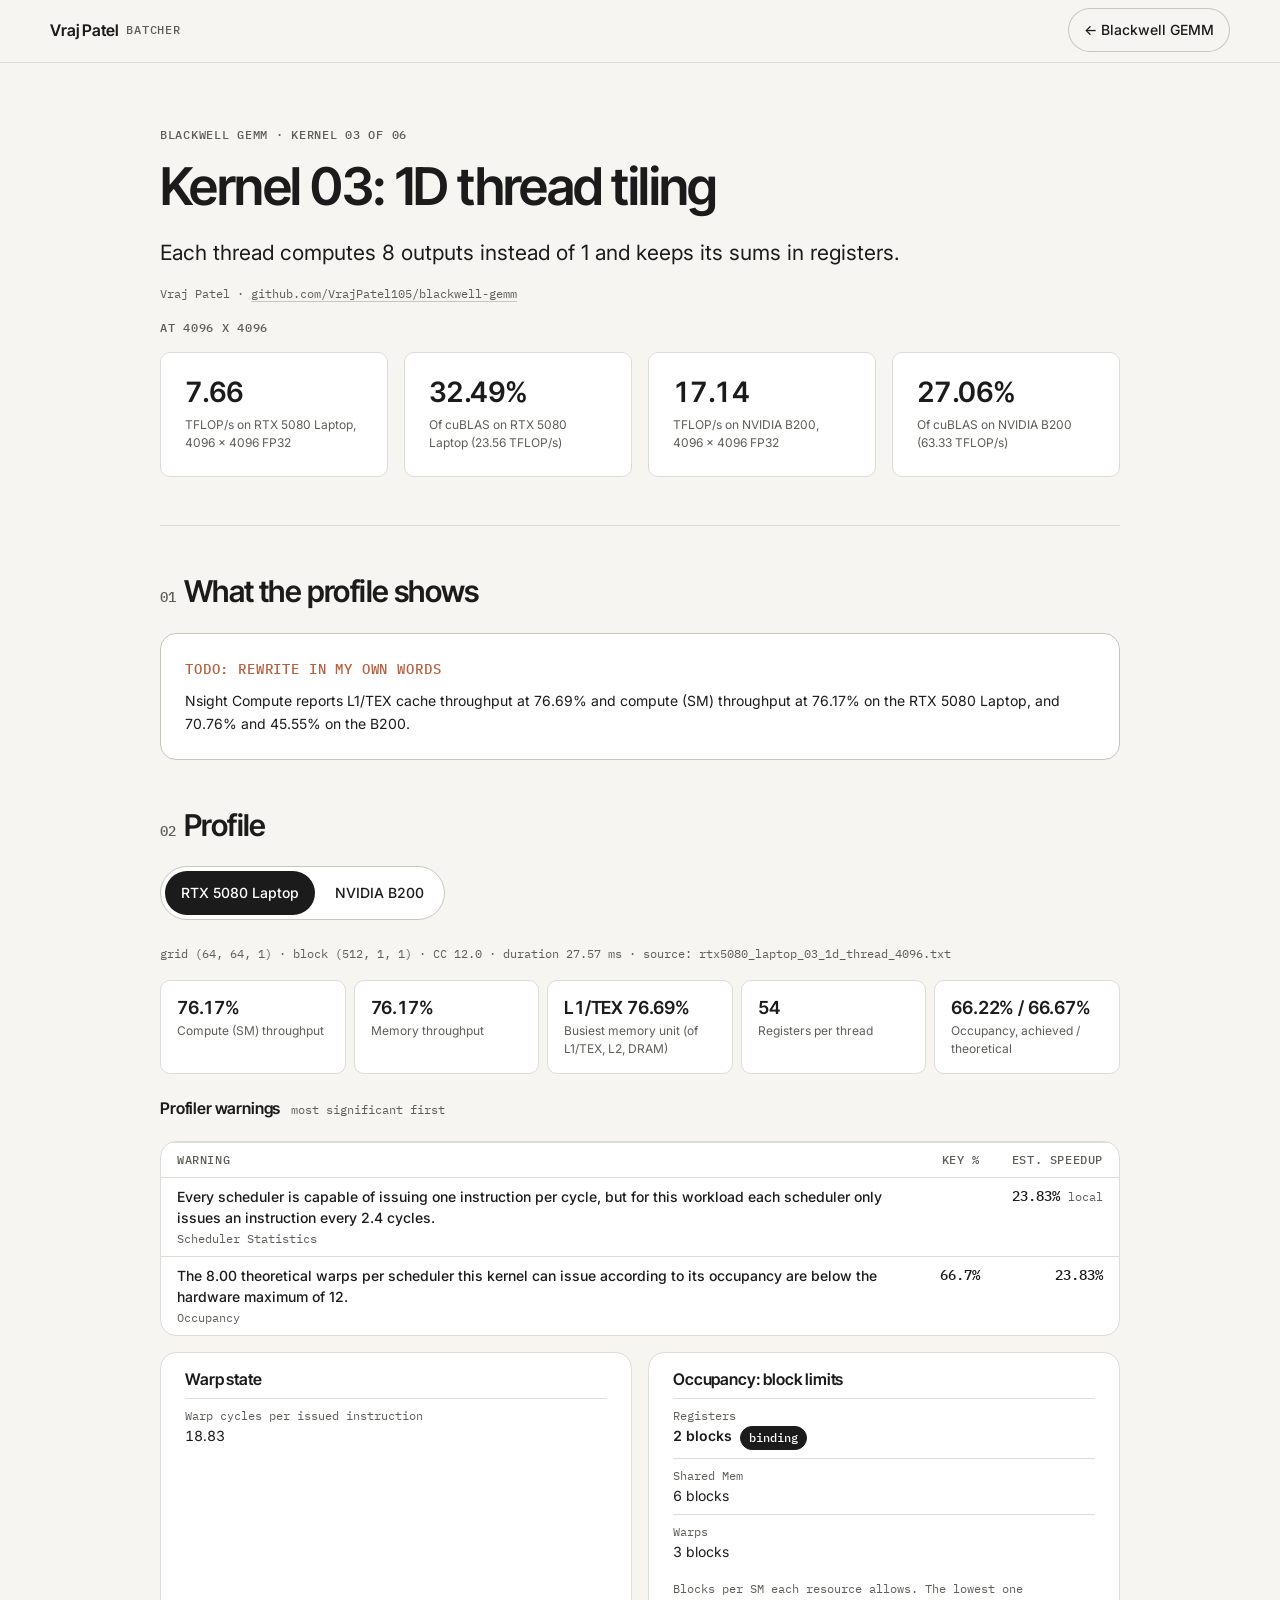
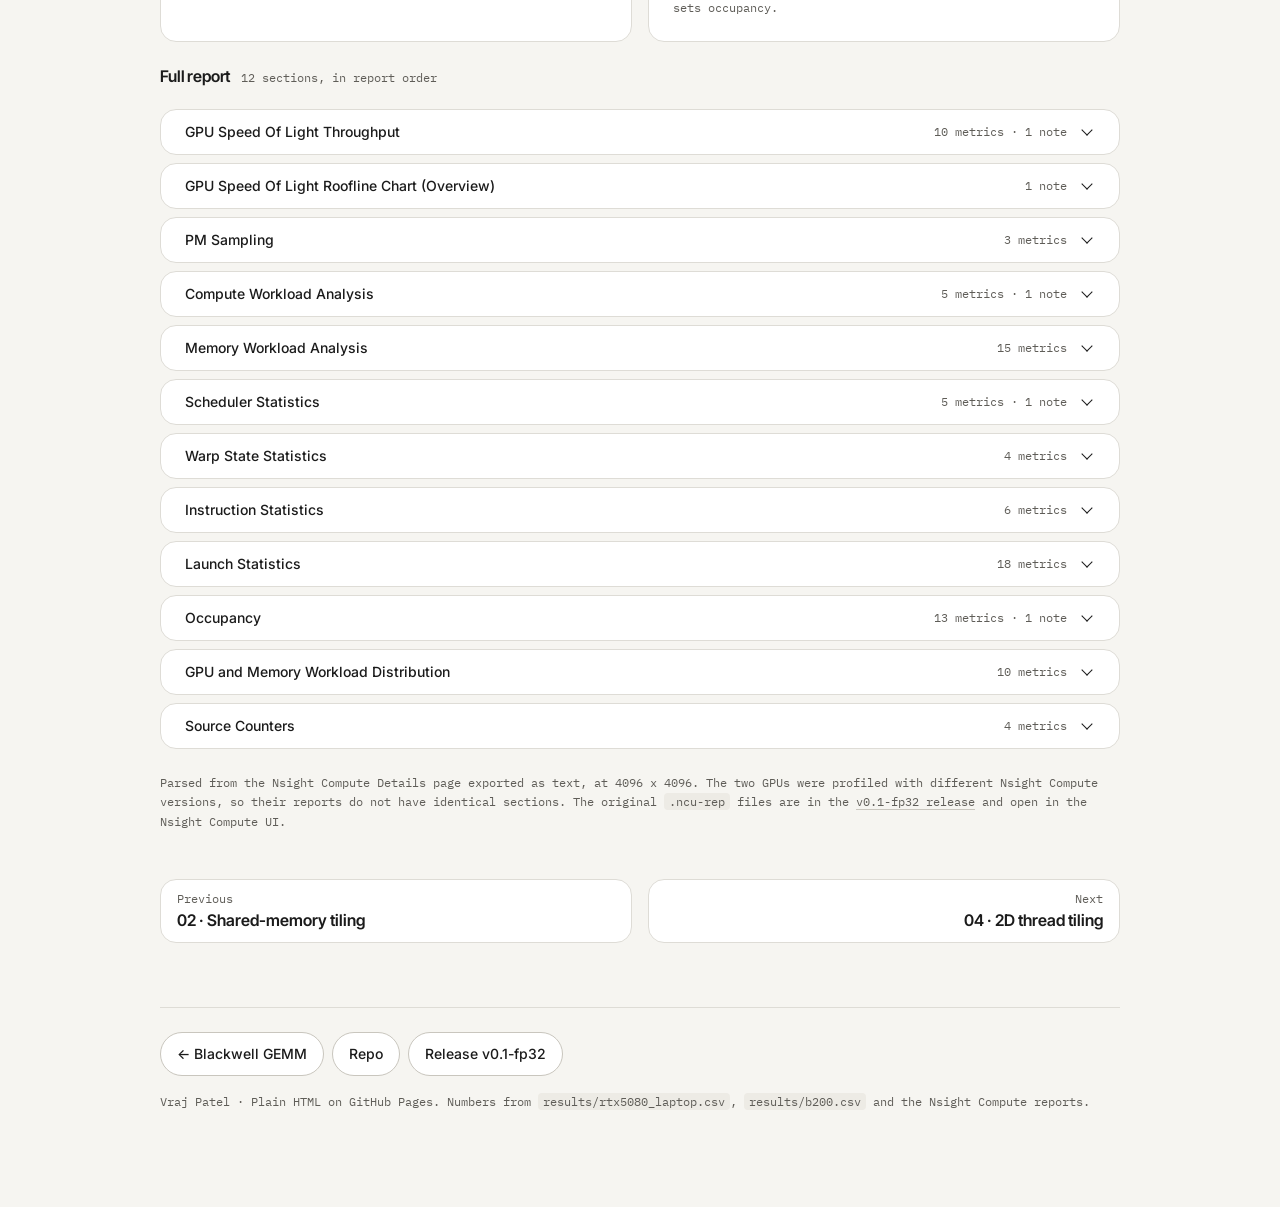
<file: blackwell-gemm/03-1d-thread-tiling/index.html>
<!doctype html>
<html lang="en" data-theme="light">
<head>
<meta charset="utf-8">
<meta name="viewport" content="width=device-width, initial-scale=1, viewport-fit=cover">
<title>Kernel 03: 1D thread tiling · Blackwell GEMM — Vraj Patel</title>
<meta name="description" content="Kernel 03 of the blackwell-gemm FP32 SGEMM ladder: each thread computes 8 outputs instead of 1 and keeps its sums in registers. Results against cuBLAS and the Nsight Compute profile on an RTX 5080 Laptop GPU and an NVIDIA B200.">
<meta name="author" content="Vraj Patel">
<meta name="color-scheme" content="light">
<meta name="theme-color" content="#f6f5f1">
<link rel="canonical" href="https://vrajpatel105.github.io/blackwell-gemm/03-1d-thread-tiling/">
<meta property="og:type" content="article">
<meta property="og:site_name" content="Vraj Patel">
<meta property="og:title" content="Kernel 03: 1D thread tiling · Blackwell GEMM">
<meta property="og:description" content="Each thread computes 8 outputs instead of 1 and keeps its sums in registers. Measured against cuBLAS and profiled with Nsight Compute on two GPUs.">
<meta property="og:url" content="https://vrajpatel105.github.io/blackwell-gemm/03-1d-thread-tiling/">
<meta name="twitter:card" content="summary">
<link rel="icon" type="image/svg+xml" href="data:image/svg+xml,%3Csvg xmlns='http://www.w3.org/2000/svg' viewBox='0 0 64 64'%3E%3Crect width='64' height='64' rx='14' fill='%231b1b1b'/%3E%3Ctext x='32' y='41' font-family='Inter,Helvetica,Arial,sans-serif' font-size='26' font-weight='700' letter-spacing='-1' text-anchor='middle' fill='%23f6f5f1'%3EVP%3C/text%3E%3C/svg%3E">
<link rel="preconnect" href="https://fonts.googleapis.com">
<link rel="preconnect" href="https://fonts.gstatic.com" crossorigin>
<link rel="stylesheet" href="https://fonts.googleapis.com/css2?family=IBM+Plex+Mono:wght@400;500&amp;family=Inter+Tight:wght@500;600&amp;family=Inter:wght@400;500;600&amp;display=swap">
<link rel="stylesheet" href="../../assets/post.css">
<link rel="stylesheet" href="../gemm.css">
</head>
<body>
<a class="skip" href="#main">Skip to content</a>

<header class="x-top">
  <div class="wrap x-toprow">
    <a class="x-brand" href="/">Vraj Patel <span>BATCHER</span></a>
    <a class="x-back" href="../">← Blackwell GEMM</a>
  </div>
  <div class="wrap x-prog" aria-hidden="true"><i id="prog"></i></div>
</header>

<main id="main" tabindex="-1">
<article class="post">

  <header class="post-head">
    <p class="eyebrow">Blackwell GEMM · Kernel 03 of 06</p>
    <h1>Kernel 03: 1D thread tiling</h1>
    <p class="post-lede">Each thread computes 8 outputs instead of 1 and keeps its sums in registers.</p>
    <p class="post-meta">Vraj Patel · <a href="https://github.com/VrajPatel105/blackwell-gemm" target="_blank" rel="noopener">github.com/VrajPatel105/blackwell-gemm</a></p>
    <p class="eyebrow x-proof-label">At 4096 x 4096</p>
    <!-- gemm:bench -->
    <div class="x-proof x-proof--4">
      <div><b>7.66</b><small>TFLOP/s on RTX 5080 Laptop, 4096 x 4096 FP32</small></div>
      <div><b>32.49%</b><small>Of cuBLAS on RTX 5080 Laptop (23.56 TFLOP/s)</small></div>
      <div><b>17.14</b><small>TFLOP/s on NVIDIA B200, 4096 x 4096 FP32</small></div>
      <div><b>27.06%</b><small>Of cuBLAS on NVIDIA B200 (63.33 TFLOP/s)</small></div>
    </div>
    <!-- /gemm:bench -->
  </header>

  <section id="shows" aria-labelledby="h-shows">
    <h2 id="h-shows"><span class="n">01</span>What the profile shows</h2>
    <div class="flag g-todo">
      <p class="eyebrow">TODO: rewrite in my own words</p>
      <p>Nsight Compute reports L1/TEX cache throughput at 76.69% and compute (SM) throughput at 76.17% on the RTX 5080 Laptop, and 70.76% and 45.55% on the B200.</p>
    </div>
  </section>

  <section id="profile" aria-labelledby="h-profile">
    <h2 id="h-profile"><span class="n">02</span>Profile</h2>
    <!-- gemm:dashboard -->
    <div class="g-dash" data-gemm-dash>
    <div class="g-switch" role="tablist" aria-label="GPU" hidden>
      <button type="button" role="tab" id="t-rtx5080_laptop" aria-controls="p-rtx5080_laptop" aria-selected="true" data-gpu="rtx5080_laptop">RTX 5080 Laptop</button>
      <button type="button" role="tab" id="t-b200" aria-controls="p-b200" aria-selected="false" data-gpu="b200">NVIDIA B200</button>
    </div>
    <div class="g-panel" id="p-rtx5080_laptop" data-gpu="rtx5080_laptop" role="tabpanel" aria-labelledby="t-rtx5080_laptop">
      <h3 class="g-panel__h">RTX 5080 Laptop</h3>
      <p class="g-meta">grid (64, 64, 1) · block (512, 1, 1) · CC 12.0 · duration 27.57 ms · source: rtx5080_laptop_03_1d_thread_4096.txt</p>
      <div class="g-tiles">
        <div><b>76.17%</b><small>Compute (SM) throughput</small></div>
        <div><b>76.17%</b><small>Memory throughput</small></div>
        <div><b>L1/TEX 76.69%</b><small>Busiest memory unit (of L1/TEX, L2, DRAM)</small></div>
        <div><b>54</b><small>Registers per thread</small></div>
        <div><b>66.22% / 66.67%</b><small>Occupancy, achieved / theoretical</small></div>
      </div>
      <h4>Profiler warnings <small>most significant first</small></h4>
      <div class="table-wrap">
        <table class="data g-warn">
          <thead><tr><th scope="col">Warning</th><th scope="col" class="num">Key %</th><th scope="col" class="num">Est. speedup</th></tr></thead>
          <tbody>
            <tr><th scope="row">Every scheduler is capable of issuing one instruction per cycle, but for this workload each scheduler only issues an instruction every 2.4 cycles.<small>Scheduler Statistics</small></th><td class="num"></td><td class="num">23.83% <small>local</small></td></tr>
            <tr><th scope="row">The 8.00 theoretical warps per scheduler this kernel can issue according to its occupancy are below the hardware maximum of 12.<small>Occupancy</small></th><td class="num">66.7%</td><td class="num">23.83%</td></tr>
          </tbody>
        </table>
      </div>
      <div class="g-two">
        <div class="g-box">
          <h4>Warp state</h4>
          <dl class="g-dl">
            <div><dt>Warp cycles per issued instruction</dt><dd>18.83</dd></div>
          </dl>
        </div>
        <div class="g-box">
          <h4>Occupancy: block limits</h4>
          <dl class="g-dl">
            <div class="is-binding"><dt>Registers</dt><dd>2 blocks <span class="g-chip">binding</span></dd></div>
            <div><dt>Shared Mem</dt><dd>6 blocks</dd></div>
            <div><dt>Warps</dt><dd>3 blocks</dd></div>
          </dl>
          <p class="g-fine">Blocks per SM each resource allows. The lowest one sets occupancy.</p>
        </div>
      </div>
      <h4>Full report <small>12 sections, in report order</small></h4>
      <div class="g-sections">
        <details>
          <summary>GPU Speed Of Light Throughput <small>10 metrics · 1 note</small></summary>
          <div class="details-body">
            <div class="table-wrap"><table class="data g-metrics"><thead><tr><th scope="col">Metric</th><th scope="col" class="num">Value</th></tr></thead><tbody>
              <tr><th scope="row">DRAM Frequency</th><td class="num">13.99 Ghz</td></tr>
              <tr><th scope="row">SM Frequency</th><td class="num">1.49 Ghz</td></tr>
              <tr><th scope="row">Elapsed Cycles</th><td class="num">41209707 cycle</td></tr>
              <tr><th scope="row">Memory Throughput</th><td class="num">76.17%</td></tr>
              <tr><th scope="row">DRAM Throughput</th><td class="num">22.43%</td></tr>
              <tr><th scope="row">Duration</th><td class="num">27.57 ms</td></tr>
              <tr><th scope="row">L1/TEX Cache Throughput</th><td class="num">76.69%</td></tr>
              <tr><th scope="row">L2 Cache Throughput</th><td class="num">18.95%</td></tr>
              <tr><th scope="row">SM Active Cycles</th><td class="num">40866556.58 cycle</td></tr>
              <tr><th scope="row">Compute (SM) Throughput</th><td class="num">76.17%</td></tr>
            </tbody></table></div>
            <p class="g-note"><span class="eyebrow">INF</span>Compute and Memory are well-balanced: To reduce runtime, both computation and memory traffic must be reduced. Check both the Compute Workload Analysis and Memory Workload Analysis sections.</p>
          </div>
        </details>
        <details>
          <summary>GPU Speed Of Light Roofline Chart (Overview) <small>1 note</small></summary>
          <div class="details-body">
            <p class="g-note"><span class="eyebrow">INF</span>The ratio of peak float (FP32) to double (FP64) performance on this device is 64:1. The workload achieved 22% of this device&#x27;s FP32 peak performance and 0% of its FP64 peak performance. See the Profiling Guide (https://docs.nvidia.com/nsight-compute/ProfilingGuide/index.html#roofline) for more details on roofline analysis.</p>
          </div>
        </details>
        <details>
          <summary>PM Sampling <small>3 metrics</small></summary>
          <div class="details-body">
            <div class="table-wrap"><table class="data g-metrics"><thead><tr><th scope="col">Metric</th><th scope="col" class="num">Value</th></tr></thead><tbody>
              <tr><th scope="row">Maximum Buffer Size</th><td class="num">95.75 Mbyte</td></tr>
              <tr><th scope="row">Maximum Sampling Interval</th><td class="num">6 us</td></tr>
              <tr><th scope="row"># Pass Groups</th><td class="num">2</td></tr>
            </tbody></table></div>
          </div>
        </details>
        <details>
          <summary>Compute Workload Analysis <small>5 metrics · 1 note</small></summary>
          <div class="details-body">
            <div class="table-wrap"><table class="data g-metrics"><thead><tr><th scope="col">Metric</th><th scope="col" class="num">Value</th></tr></thead><tbody>
              <tr><th scope="row">Executed Ipc Active</th><td class="num">1.69 inst/cycle</td></tr>
              <tr><th scope="row">Executed Ipc Elapsed</th><td class="num">1.68 inst/cycle</td></tr>
              <tr><th scope="row">Issue Slots Busy</th><td class="num">41.91%</td></tr>
              <tr><th scope="row">Issued Ipc Active</th><td class="num">1.69 inst/cycle</td></tr>
              <tr><th scope="row">SM Busy</th><td class="num">41.91%</td></tr>
            </tbody></table></div>
            <p class="g-note"><span class="eyebrow">INF</span>Shared FMA Heavy is the highest-utilized pipeline (28.1%) based on elapsed cycles in the workload, taking into account the rates of its different instructions. It is a physical pipe and shared by the logical pipes FMA Heavy and ALU Lite. It&#x27;s dominated by its FMA Heavy sub-pipeline. It is well-utilized, but should not be a bottleneck. Based on the number of executed instructions, the highest utilized pipeline (76.2%) is LSU. It executes load/store memory operations. Comparing the two, the overall pipeline utilization appears to be caused by frequent, low-latency instructions. See the Profiling Guide (https://docs.nvidia.com/nsight-compute/ProfilingGuide/index.html#metrics-decoder) or hover over the pipeline name to understand the workloads handled by each pipeline. The Instruction Statistics section shows the mix of executed instructions for this workload. Check the Warp State Statistics section for which reasons cause warps to stall.</p>
          </div>
        </details>
        <details>
          <summary>Memory Workload Analysis <small>15 metrics</small></summary>
          <div class="details-body">
            <div class="table-wrap"><table class="data g-metrics"><thead><tr><th scope="col">Metric</th><th scope="col" class="num">Value</th></tr></thead><tbody>
              <tr><th scope="row">Local Memory Spilling Requests</th><td class="num">0</td></tr>
              <tr><th scope="row">Local Memory Spilling Request Overhead</th><td class="num">0%</td></tr>
              <tr><th scope="row">L2 Sector Promotion Misses</th><td class="num">0%</td></tr>
              <tr><th scope="row">Shared Memory Spilling Requests</th><td class="num">0</td></tr>
              <tr><th scope="row">Shared Memory Spilling Request Overhead</th><td class="num">0%</td></tr>
              <tr><th scope="row">Memory Throughput</th><td class="num">154.20 Gbyte/s</td></tr>
              <tr><th scope="row">Mem Busy</th><td class="num">64.42%</td></tr>
              <tr><th scope="row">Max Bandwidth</th><td class="num">76.17%</td></tr>
              <tr><th scope="row">L1/TEX Hit Rate</th><td class="num">0.00%</td></tr>
              <tr><th scope="row">L2 Persisting Size</th><td class="num">9.44 Mbyte</td></tr>
              <tr><th scope="row">L2 Compression Success Rate</th><td class="num">0%</td></tr>
              <tr><th scope="row">L2 Compression Ratio</th><td class="num">0</td></tr>
              <tr><th scope="row">L2 Compression Input Sectors</th><td class="num">0 sector</td></tr>
              <tr><th scope="row">L2 Hit Rate</th><td class="num">50.89%</td></tr>
              <tr><th scope="row">Mem Pipes Busy</th><td class="num">76.17%</td></tr>
            </tbody></table></div>
          </div>
        </details>
        <details>
          <summary>Scheduler Statistics <small>5 metrics · 1 note</small></summary>
          <div class="details-body">
            <div class="table-wrap"><table class="data g-metrics"><thead><tr><th scope="col">Metric</th><th scope="col" class="num">Value</th></tr></thead><tbody>
              <tr><th scope="row">One or More Eligible</th><td class="num">42.20%</td></tr>
              <tr><th scope="row">Issued Warp Per Scheduler</th><td class="num">0.42</td></tr>
              <tr><th scope="row">No Eligible</th><td class="num">57.80%</td></tr>
              <tr><th scope="row">Active Warps Per Scheduler</th><td class="num">7.95 warp</td></tr>
              <tr><th scope="row">Eligible Warps Per Scheduler</th><td class="num">1.32 warp</td></tr>
            </tbody></table></div>
            <p class="g-note"><span class="eyebrow">OPT · Est. Local Speedup: 23.83%</span>Every scheduler is capable of issuing one instruction per cycle, but for this workload each scheduler only issues an instruction every 2.4 cycles. This might leave hardware resources underutilized and may lead to less optimal performance. Out of the maximum of 12 warps per scheduler, this workload allocates an average of 7.95 active warps per scheduler, but only an average of 1.32 warps were eligible per cycle. Eligible warps are the subset of active warps that are ready to issue their next instruction. Every cycle with no eligible warp results in no instruction being issued and the issue slot remains unused. To increase the number of eligible warps, avoid possible load imbalances due to highly different execution durations per warp. Reducing stalls indicated on the Warp State Statistics and Source Counters sections can help, too.</p>
          </div>
        </details>
        <details>
          <summary>Warp State Statistics <small>4 metrics</small></summary>
          <div class="details-body">
            <div class="table-wrap"><table class="data g-metrics"><thead><tr><th scope="col">Metric</th><th scope="col" class="num">Value</th></tr></thead><tbody>
              <tr><th scope="row">Warp Cycles Per Issued Instruction</th><td class="num">18.83 cycle</td></tr>
              <tr><th scope="row">Warp Cycles Per Executed Instruction</th><td class="num">18.83 cycle</td></tr>
              <tr><th scope="row">Avg. Active Threads Per Warp</th><td class="num">32</td></tr>
              <tr><th scope="row">Avg. Not Predicated Off Threads Per Warp</th><td class="num">32.00</td></tr>
            </tbody></table></div>
          </div>
        </details>
        <details>
          <summary>Instruction Statistics <small>6 metrics</small></summary>
          <div class="details-body">
            <div class="table-wrap"><table class="data g-metrics"><thead><tr><th scope="col">Metric</th><th scope="col" class="num">Value</th></tr></thead><tbody>
              <tr><th scope="row">Local Memory Spilling Requests</th><td class="num">0 byte</td></tr>
              <tr><th scope="row">Shared Memory Spilling Requests</th><td class="num">0 byte</td></tr>
              <tr><th scope="row">Avg. Executed Instructions Per Scheduler</th><td class="num">17244160 inst</td></tr>
              <tr><th scope="row">Executed Instructions</th><td class="num">4138598400 inst</td></tr>
              <tr><th scope="row">Avg. Issued Instructions Per Scheduler</th><td class="num">17244160 inst</td></tr>
              <tr><th scope="row">Issued Instructions</th><td class="num">4138598400 inst</td></tr>
            </tbody></table></div>
          </div>
        </details>
        <details>
          <summary>Launch Statistics <small>18 metrics</small></summary>
          <div class="details-body">
            <div class="table-wrap"><table class="data g-metrics"><thead><tr><th scope="col">Metric</th><th scope="col" class="num">Value</th></tr></thead><tbody>
              <tr><th scope="row">Block Size</th><td class="num">512</td></tr>
              <tr><th scope="row">Cluster Scheduling Policy</th><td class="num">PolicySpread</td></tr>
              <tr><th scope="row">Cluster Size</th><td class="num">0</td></tr>
              <tr><th scope="row">Function Cache Configuration</th><td class="num">CachePreferNone</td></tr>
              <tr><th scope="row">Grid Size</th><td class="num">4096</td></tr>
              <tr><th scope="row">Preferred Cluster Size</th><td class="num">0</td></tr>
              <tr><th scope="row">Registers Per Thread</th><td class="num">54 register/thread</td></tr>
              <tr><th scope="row">Shared Memory Configuration Size</th><td class="num">32.77 Kbyte</td></tr>
              <tr><th scope="row">Driver Shared Memory Per Block</th><td class="num">1.02 Kbyte/block</td></tr>
              <tr><th scope="row">Dynamic Shared Memory Per Block</th><td class="num">0 byte/block</td></tr>
              <tr><th scope="row">Static Shared Memory Per Block</th><td class="num">4.10 Kbyte/block</td></tr>
              <tr><th scope="row"># SMs</th><td class="num">60 SM</td></tr>
              <tr><th scope="row">Stack Size</th><td class="num">1024</td></tr>
              <tr><th scope="row">Threads</th><td class="num">2097152 thread</td></tr>
              <tr><th scope="row"># TPCs</th><td class="num">30</td></tr>
              <tr><th scope="row">Enabled TPC IDs</th><td class="num">all</td></tr>
              <tr><th scope="row">Uses Green Context</th><td class="num">0</td></tr>
              <tr><th scope="row">Waves Per SM</th><td class="num">34.13</td></tr>
            </tbody></table></div>
          </div>
        </details>
        <details>
          <summary>Occupancy <small>13 metrics · 1 note</small></summary>
          <div class="details-body">
            <div class="table-wrap"><table class="data g-metrics"><thead><tr><th scope="col">Metric</th><th scope="col" class="num">Value</th></tr></thead><tbody>
              <tr><th scope="row">Max Active Clusters</th><td class="num">0 cluster</td></tr>
              <tr><th scope="row">Max Cluster Size</th><td class="num">8 block</td></tr>
              <tr><th scope="row">Overall GPU Occupancy</th><td class="num">0%</td></tr>
              <tr><th scope="row">Cluster Occupancy</th><td class="num">0%</td></tr>
              <tr><th scope="row">Block Limit Barriers</th><td class="num">24 block</td></tr>
              <tr><th scope="row">Block Limit SM</th><td class="num">24 block</td></tr>
              <tr><th scope="row">Block Limit Registers</th><td class="num">2 block</td></tr>
              <tr><th scope="row">Block Limit Shared Mem</th><td class="num">6 block</td></tr>
              <tr><th scope="row">Block Limit Warps</th><td class="num">3 block</td></tr>
              <tr><th scope="row">Theoretical Active Warps per SM</th><td class="num">32 warp</td></tr>
              <tr><th scope="row">Theoretical Occupancy</th><td class="num">66.67%</td></tr>
              <tr><th scope="row">Achieved Occupancy</th><td class="num">66.22%</td></tr>
              <tr><th scope="row">Achieved Active Warps Per SM</th><td class="num">31.78 warp</td></tr>
            </tbody></table></div>
            <p class="g-note"><span class="eyebrow">OPT · Est. Speedup: 23.83%</span>The 8.00 theoretical warps per scheduler this kernel can issue according to its occupancy are below the hardware maximum of 12. This kernel&#x27;s theoretical occupancy (66.7%) is limited by the number of required registers.</p>
          </div>
        </details>
        <details>
          <summary>GPU and Memory Workload Distribution <small>10 metrics</small></summary>
          <div class="details-body">
            <div class="table-wrap"><table class="data g-metrics"><thead><tr><th scope="col">Metric</th><th scope="col" class="num">Value</th></tr></thead><tbody>
              <tr><th scope="row">Average DRAM Active Cycles</th><td class="num">66432304 cycle</td></tr>
              <tr><th scope="row">Total DRAM Elapsed Cycles</th><td class="num">3085488128 cycle</td></tr>
              <tr><th scope="row">Average L1 Active Cycles</th><td class="num">40866556.58 cycle</td></tr>
              <tr><th scope="row">Total L1 Elapsed Cycles</th><td class="num">2468512800 cycle</td></tr>
              <tr><th scope="row">Average L2 Active Cycles</th><td class="num">36486971.38 cycle</td></tr>
              <tr><th scope="row">Total L2 Elapsed Cycles</th><td class="num">888474504 cycle</td></tr>
              <tr><th scope="row">Average SM Active Cycles</th><td class="num">40866556.58 cycle</td></tr>
              <tr><th scope="row">Total SM Elapsed Cycles</th><td class="num">2468512800 cycle</td></tr>
              <tr><th scope="row">Average SMSP Active Cycles</th><td class="num">40865001.42 cycle</td></tr>
              <tr><th scope="row">Total SMSP Elapsed Cycles</th><td class="num">9874051200 cycle</td></tr>
            </tbody></table></div>
          </div>
        </details>
        <details>
          <summary>Source Counters <small>4 metrics</small></summary>
          <div class="details-body">
            <div class="table-wrap"><table class="data g-metrics"><thead><tr><th scope="col">Metric</th><th scope="col" class="num">Value</th></tr></thead><tbody>
              <tr><th scope="row">Branch Instructions Ratio</th><td class="num">0.01%</td></tr>
              <tr><th scope="row">Branch Instructions</th><td class="num">34734080 inst</td></tr>
              <tr><th scope="row">Branch Efficiency</th><td class="num">100%</td></tr>
              <tr><th scope="row">Avg. Divergent Branches</th><td class="num">0 branches</td></tr>
            </tbody></table></div>
          </div>
        </details>
      </div>
    </div>
    <div class="g-panel" id="p-b200" data-gpu="b200" role="tabpanel" aria-labelledby="t-b200">
      <h3 class="g-panel__h">NVIDIA B200</h3>
      <p class="g-meta">grid (64, 64, 1) · block (512, 1, 1) · CC 10.0 · duration 13.32 ms · source: b200_03_1d_thread_4096.txt</p>
      <div class="g-tiles">
        <div><b>45.55%</b><small>Compute (SM) throughput</small></div>
        <div><b>70.11%</b><small>Memory throughput</small></div>
        <div><b>L1/TEX 70.76%</b><small>Busiest memory unit (of L1/TEX, L2, DRAM)</small></div>
        <div><b>50</b><small>Registers per thread</small></div>
        <div><b>49.55% / 50%</b><small>Occupancy, achieved / theoretical</small></div>
      </div>
      <h4>Profiler warnings <small>most significant first</small></h4>
      <div class="table-wrap">
        <table class="data g-warn">
          <thead><tr><th scope="col">Warning</th><th scope="col" class="num">Key %</th><th scope="col" class="num">Est. speedup</th></tr></thead>
          <tbody>
            <tr><th scope="row">Every scheduler is capable of issuing one instruction per cycle, but for this workload each scheduler only issues an instruction every 2.2 cycles.<small>Scheduler Statistics</small></th><td class="num"></td><td class="num">29.89% <small>local</small></td></tr>
            <tr><th scope="row">The 8.00 theoretical warps per scheduler this kernel can issue according to its occupancy are below the hardware maximum of 16.<small>Occupancy</small></th><td class="num">50.0%</td><td class="num">29.89%</td></tr>
            <tr><th scope="row">Out of the 67556096.0 bytes sent to the L2 Compression unit only 0.00% were successfully compressed.<small>Memory Workload Analysis Chart</small></th><td class="num">0.00%</td><td class="num">0.8057%</td></tr>
            <tr><th scope="row">Memory is more heavily utilized than Compute<small>GPU Speed Of Light Throughput</small></th><td class="num"></td><td class="num"></td></tr>
          </tbody>
        </table>
      </div>
      <div class="g-two">
        <div class="g-box">
          <h4>Warp state</h4>
          <dl class="g-dl">
            <div><dt>Warp cycles per issued instruction</dt><dd>17.24</dd></div>
          </dl>
        </div>
        <div class="g-box">
          <h4>Occupancy: block limits</h4>
          <dl class="g-dl">
            <div class="is-binding"><dt>Registers</dt><dd>2 blocks <span class="g-chip">binding</span></dd></div>
            <div><dt>Shared Mem</dt><dd>6 blocks</dd></div>
            <div><dt>Warps</dt><dd>4 blocks</dd></div>
          </dl>
          <p class="g-fine">Blocks per SM each resource allows. The lowest one sets occupancy.</p>
        </div>
      </div>
      <h4>Full report <small>13 sections, in report order</small></h4>
      <div class="g-sections">
        <details>
          <summary>GPU Speed Of Light Throughput <small>10 metrics · 1 note</small></summary>
          <div class="details-body">
            <div class="table-wrap"><table class="data g-metrics"><thead><tr><th scope="col">Metric</th><th scope="col" class="num">Value</th></tr></thead><tbody>
              <tr><th scope="row">DRAM Frequency</th><td class="num">4.00 Ghz</td></tr>
              <tr><th scope="row">SM Frequency</th><td class="num">1.15 Ghz</td></tr>
              <tr><th scope="row">Elapsed Cycles</th><td class="num">15384114 cycle</td></tr>
              <tr><th scope="row">Memory Throughput</th><td class="num">70.11%</td></tr>
              <tr><th scope="row">DRAM Throughput</th><td class="num">1.01%</td></tr>
              <tr><th scope="row">Duration</th><td class="num">13.32 ms</td></tr>
              <tr><th scope="row">L1/TEX Cache Throughput</th><td class="num">70.76%</td></tr>
              <tr><th scope="row">L2 Cache Throughput</th><td class="num">6.04%</td></tr>
              <tr><th scope="row">SM Active Cycles</th><td class="num">15205533.71 cycle</td></tr>
              <tr><th scope="row">Compute (SM) Throughput</th><td class="num">45.55%</td></tr>
            </tbody></table></div>
            <p class="g-note"><span class="eyebrow">OPT</span>Memory is more heavily utilized than Compute: Look at the Memory Workload Analysis section to identify the L1 bottleneck. Check memory replay (coalescing) metrics to make sure you&#x27;re efficiently utilizing the bytes transferred. Also consider whether it is possible to do more work per memory access (kernel fusion) or whether there are values you can (re)compute.</p>
          </div>
        </details>
        <details>
          <summary>GPU Speed Of Light Roofline Chart <small>1 note</small></summary>
          <div class="details-body">
            <p class="g-note"><span class="eyebrow">INF</span>The ratio of peak float (FP32) to double (FP64) performance on this device is 2:1. The workload achieved 24% of this device&#x27;s FP32 peak performance and 0% of its FP64 peak performance. See the Profiling Guide (https://docs.nvidia.com/nsight-compute/ProfilingGuide/index.html#roofline) for more details on roofline analysis.</p>
          </div>
        </details>
        <details>
          <summary>PM Sampling <small>3 metrics</small></summary>
          <div class="details-body">
            <div class="table-wrap"><table class="data g-metrics"><thead><tr><th scope="col">Metric</th><th scope="col" class="num">Value</th></tr></thead><tbody>
              <tr><th scope="row">Maximum Buffer Size</th><td class="num">98.63 Mbyte</td></tr>
              <tr><th scope="row">Maximum Sampling Interval</th><td class="num">4 us</td></tr>
              <tr><th scope="row"># Pass Groups</th><td class="num">1</td></tr>
            </tbody></table></div>
          </div>
        </details>
        <details>
          <summary>Compute Workload Analysis <small>5 metrics · 1 note</small></summary>
          <div class="details-body">
            <div class="table-wrap"><table class="data g-metrics"><thead><tr><th scope="col">Metric</th><th scope="col" class="num">Value</th></tr></thead><tbody>
              <tr><th scope="row">Executed Ipc Active</th><td class="num">1.84 inst/cycle</td></tr>
              <tr><th scope="row">Executed Ipc Elapsed</th><td class="num">1.82 inst/cycle</td></tr>
              <tr><th scope="row">Issue Slots Busy</th><td class="num">45.55%</td></tr>
              <tr><th scope="row">Issued Ipc Active</th><td class="num">1.84 inst/cycle</td></tr>
              <tr><th scope="row">SM Busy</th><td class="num">45.55%</td></tr>
            </tbody></table></div>
            <p class="g-note"><span class="eyebrow">INF</span>FMA is the highest-utilized pipeline (26.6%) based on elapsed cycles in the workload, taking into account the rates of its different instructions. It executes 32-bit floating point (FADD, FMUL, FMAD, ...) and integer (IMUL, IMAD) operations. It is well-utilized, but should not be a bottleneck.</p>
          </div>
        </details>
        <details>
          <summary>Memory Workload Analysis <small>12 metrics</small></summary>
          <div class="details-body">
            <div class="table-wrap"><table class="data g-metrics"><thead><tr><th scope="col">Metric</th><th scope="col" class="num">Value</th></tr></thead><tbody>
              <tr><th scope="row">Local Memory Spilling Requests</th><td class="num">0</td></tr>
              <tr><th scope="row">Local Memory Spilling Request Overhead</th><td class="num">0%</td></tr>
              <tr><th scope="row">Memory Throughput</th><td class="num">67.30 Gbyte/s</td></tr>
              <tr><th scope="row">Mem Busy</th><td class="num">70.11%</td></tr>
              <tr><th scope="row">Max Bandwidth</th><td class="num">62.05%</td></tr>
              <tr><th scope="row">L1/TEX Hit Rate</th><td class="num">2.88%</td></tr>
              <tr><th scope="row">L2 Persisting Size</th><td class="num">24.87 Mbyte</td></tr>
              <tr><th scope="row">L2 Compression Success Rate</th><td class="num">0%</td></tr>
              <tr><th scope="row">L2 Compression Ratio</th><td class="num">0%</td></tr>
              <tr><th scope="row">L2 Compression Input Sectors</th><td class="num">2111128 sector</td></tr>
              <tr><th scope="row">L2 Hit Rate</th><td class="num">79.97%</td></tr>
              <tr><th scope="row">Mem Pipes Busy</th><td class="num">41.39%</td></tr>
            </tbody></table></div>
          </div>
        </details>
        <details>
          <summary>Memory Workload Analysis Chart <small>1 note</small></summary>
          <div class="details-body">
            <p class="g-note"><span class="eyebrow">OPT · Est. Speedup: 0.8057%</span>Out of the 67556096.0 bytes sent to the L2 Compression unit only 0.00% were successfully compressed. To increase this success rate, consider marking only those memory regions as compressible that contain the most zero values and/or expose the most homogeneous values.</p>
          </div>
        </details>
        <details>
          <summary>Scheduler Statistics <small>5 metrics · 1 note</small></summary>
          <div class="details-body">
            <div class="table-wrap"><table class="data g-metrics"><thead><tr><th scope="col">Metric</th><th scope="col" class="num">Value</th></tr></thead><tbody>
              <tr><th scope="row">One or More Eligible</th><td class="num">45.97%</td></tr>
              <tr><th scope="row">Issued Warp Per Scheduler</th><td class="num">0.46</td></tr>
              <tr><th scope="row">No Eligible</th><td class="num">54.03%</td></tr>
              <tr><th scope="row">Active Warps Per Scheduler</th><td class="num">7.93 warp</td></tr>
              <tr><th scope="row">Eligible Warps Per Scheduler</th><td class="num">1.29 warp</td></tr>
            </tbody></table></div>
            <p class="g-note"><span class="eyebrow">OPT · Est. Local Speedup: 29.89%</span>Every scheduler is capable of issuing one instruction per cycle, but for this workload each scheduler only issues an instruction every 2.2 cycles. This might leave hardware resources underutilized and may lead to less optimal performance. Out of the maximum of 16 warps per scheduler, this workload allocates an average of 7.93 active warps per scheduler, but only an average of 1.29 warps were eligible per cycle. Eligible warps are the subset of active warps that are ready to issue their next instruction. Every cycle with no eligible warp results in no instruction being issued and the issue slot remains unused. To increase the number of eligible warps, avoid possible load imbalances due to highly different execution durations per warp. Reducing stalls indicated on the Warp State Statistics and Source Counters sections can help, too.</p>
          </div>
        </details>
        <details>
          <summary>Warp State Statistics <small>4 metrics</small></summary>
          <div class="details-body">
            <div class="table-wrap"><table class="data g-metrics"><thead><tr><th scope="col">Metric</th><th scope="col" class="num">Value</th></tr></thead><tbody>
              <tr><th scope="row">Warp Cycles Per Issued Instruction</th><td class="num">17.24 cycle</td></tr>
              <tr><th scope="row">Warp Cycles Per Executed Instruction</th><td class="num">17.24 cycle</td></tr>
              <tr><th scope="row">Avg. Active Threads Per Warp</th><td class="num">32</td></tr>
              <tr><th scope="row">Avg. Not Predicated Off Threads Per Warp</th><td class="num">32.00</td></tr>
            </tbody></table></div>
          </div>
        </details>
        <details>
          <summary>Instruction Statistics <small>4 metrics</small></summary>
          <div class="details-body">
            <div class="table-wrap"><table class="data g-metrics"><thead><tr><th scope="col">Metric</th><th scope="col" class="num">Value</th></tr></thead><tbody>
              <tr><th scope="row">Avg. Executed Instructions Per Scheduler</th><td class="num">6990764.97 inst</td></tr>
              <tr><th scope="row">Executed Instructions</th><td class="num">4138532864 inst</td></tr>
              <tr><th scope="row">Avg. Issued Instructions Per Scheduler</th><td class="num">6990764.97 inst</td></tr>
              <tr><th scope="row">Issued Instructions</th><td class="num">4138532864 inst</td></tr>
            </tbody></table></div>
          </div>
        </details>
        <details>
          <summary>Launch Statistics <small>18 metrics</small></summary>
          <div class="details-body">
            <div class="table-wrap"><table class="data g-metrics"><thead><tr><th scope="col">Metric</th><th scope="col" class="num">Value</th></tr></thead><tbody>
              <tr><th scope="row">Block Size</th><td class="num">512</td></tr>
              <tr><th scope="row">Cluster Scheduling Policy</th><td class="num">PolicySpread</td></tr>
              <tr><th scope="row">Cluster Size</th><td class="num">0</td></tr>
              <tr><th scope="row">Function Cache Configuration</th><td class="num">CachePreferNone</td></tr>
              <tr><th scope="row">Grid Size</th><td class="num">4096</td></tr>
              <tr><th scope="row">Preferred Cluster Size</th><td class="num">0</td></tr>
              <tr><th scope="row">Registers Per Thread</th><td class="num">50 register/thread</td></tr>
              <tr><th scope="row">Shared Memory Configuration Size</th><td class="num">32.77 Kbyte</td></tr>
              <tr><th scope="row">Driver Shared Memory Per Block</th><td class="num">1.02 Kbyte/block</td></tr>
              <tr><th scope="row">Dynamic Shared Memory Per Block</th><td class="num">0 byte/block</td></tr>
              <tr><th scope="row">Static Shared Memory Per Block</th><td class="num">4.10 Kbyte/block</td></tr>
              <tr><th scope="row"># SMs</th><td class="num">148 SM</td></tr>
              <tr><th scope="row">Stack Size</th><td class="num">1024</td></tr>
              <tr><th scope="row">Threads</th><td class="num">2097152 thread</td></tr>
              <tr><th scope="row"># TPCs</th><td class="num">74</td></tr>
              <tr><th scope="row">Enabled TPC IDs</th><td class="num">all</td></tr>
              <tr><th scope="row">Uses Green Context</th><td class="num">0</td></tr>
              <tr><th scope="row">Waves Per SM</th><td class="num">13.84</td></tr>
            </tbody></table></div>
          </div>
        </details>
        <details>
          <summary>Occupancy <small>13 metrics · 1 note</small></summary>
          <div class="details-body">
            <div class="table-wrap"><table class="data g-metrics"><thead><tr><th scope="col">Metric</th><th scope="col" class="num">Value</th></tr></thead><tbody>
              <tr><th scope="row">Max Active Clusters</th><td class="num">0 cluster</td></tr>
              <tr><th scope="row">Max Cluster Size</th><td class="num">8 block</td></tr>
              <tr><th scope="row">Overall GPU Occupancy</th><td class="num">0%</td></tr>
              <tr><th scope="row">Cluster Occupancy</th><td class="num">0%</td></tr>
              <tr><th scope="row">Block Limit Barriers</th><td class="num">32 block</td></tr>
              <tr><th scope="row">Block Limit SM</th><td class="num">32 block</td></tr>
              <tr><th scope="row">Block Limit Registers</th><td class="num">2 block</td></tr>
              <tr><th scope="row">Block Limit Shared Mem</th><td class="num">6 block</td></tr>
              <tr><th scope="row">Block Limit Warps</th><td class="num">4 block</td></tr>
              <tr><th scope="row">Theoretical Active Warps per SM</th><td class="num">32 warp</td></tr>
              <tr><th scope="row">Theoretical Occupancy</th><td class="num">50%</td></tr>
              <tr><th scope="row">Achieved Occupancy</th><td class="num">49.55%</td></tr>
              <tr><th scope="row">Achieved Active Warps Per SM</th><td class="num">31.71 warp</td></tr>
            </tbody></table></div>
            <p class="g-note"><span class="eyebrow">OPT · Est. Speedup: 29.89%</span>The 8.00 theoretical warps per scheduler this kernel can issue according to its occupancy are below the hardware maximum of 16. This kernel&#x27;s theoretical occupancy (50.0%) is limited by the number of required registers.</p>
          </div>
        </details>
        <details>
          <summary>GPU and Memory Workload Distribution <small>10 metrics</small></summary>
          <div class="details-body">
            <div class="table-wrap"><table class="data g-metrics"><thead><tr><th scope="col">Metric</th><th scope="col" class="num">Value</th></tr></thead><tbody>
              <tr><th scope="row">Average DRAM Active Cycles</th><td class="num">437800.88 cycle</td></tr>
              <tr><th scope="row">Total DRAM Elapsed Cycles</th><td class="num">3407284224 cycle</td></tr>
              <tr><th scope="row">Average L1 Active Cycles</th><td class="num">15205533.71 cycle</td></tr>
              <tr><th scope="row">Total L1 Elapsed Cycles</th><td class="num">2271370916 cycle</td></tr>
              <tr><th scope="row">Average L2 Active Cycles</th><td class="num">14262234.98 cycle</td></tr>
              <tr><th scope="row">Total L2 Elapsed Cycles</th><td class="num">2831407824 cycle</td></tr>
              <tr><th scope="row">Average SM Active Cycles</th><td class="num">15205533.71 cycle</td></tr>
              <tr><th scope="row">Total SM Elapsed Cycles</th><td class="num">2271370916 cycle</td></tr>
              <tr><th scope="row">Average SMSP Active Cycles</th><td class="num">15207964.62 cycle</td></tr>
              <tr><th scope="row">Total SMSP Elapsed Cycles</th><td class="num">9085483664 cycle</td></tr>
            </tbody></table></div>
          </div>
        </details>
        <details>
          <summary>Source Counters <small>4 metrics</small></summary>
          <div class="details-body">
            <div class="table-wrap"><table class="data g-metrics"><thead><tr><th scope="col">Metric</th><th scope="col" class="num">Value</th></tr></thead><tbody>
              <tr><th scope="row">Branch Instructions Ratio</th><td class="num">0.01%</td></tr>
              <tr><th scope="row">Branch Instructions</th><td class="num">34734080 inst</td></tr>
              <tr><th scope="row">Branch Efficiency</th><td class="num">100%</td></tr>
              <tr><th scope="row">Avg. Divergent Branches</th><td class="num">0 branches</td></tr>
            </tbody></table></div>
          </div>
        </details>
      </div>
    </div>
    <p class="g-fine">Parsed from the Nsight Compute Details page exported as text, at 4096 x 4096. The two GPUs were profiled with different Nsight Compute versions, so their reports do not have identical sections. The original <code>.ncu-rep</code> files are in the <a href="https://github.com/VrajPatel105/blackwell-gemm/releases/tag/v0.1-fp32" target="_blank" rel="noopener">v0.1-fp32 release</a> and open in the Nsight Compute UI.</p>
  </div>
    <!-- /gemm:dashboard -->
  </section>

  <!-- gemm:pager -->
    <nav class="g-pager" aria-label="Kernels">
      <a class="g-pager__prev" href="../02-shared-memory-tiling/" rel="prev"><small>Previous</small>02 · Shared-memory tiling</a>
      <a class="g-pager__next" href="../04-2d-thread-tiling/" rel="next"><small>Next</small>04 · 2D thread tiling</a>
    </nav>
    <!-- /gemm:pager -->

  <footer class="post-foot">
    <div class="btns">
      <a class="btn" href="../">← Blackwell GEMM</a>
      <a class="btn" href="https://github.com/VrajPatel105/blackwell-gemm" target="_blank" rel="noopener">Repo<span class="vh">: blackwell-gemm</span></a>
      <a class="btn" href="https://github.com/VrajPatel105/blackwell-gemm/releases/tag/v0.1-fp32" target="_blank" rel="noopener">Release v0.1-fp32<span class="vh">: Nsight report files</span></a>
    </div>
    <p>Vraj Patel · Plain HTML on GitHub Pages. Numbers from <code>results/rtx5080_laptop.csv</code>, <code>results/b200.csv</code> and the Nsight Compute reports.</p>
  </footer>

</article>
</main>
<script src="../gemm.js"></script>
<script src="../../assets/post.js"></script>
</body>
</html>
</file>
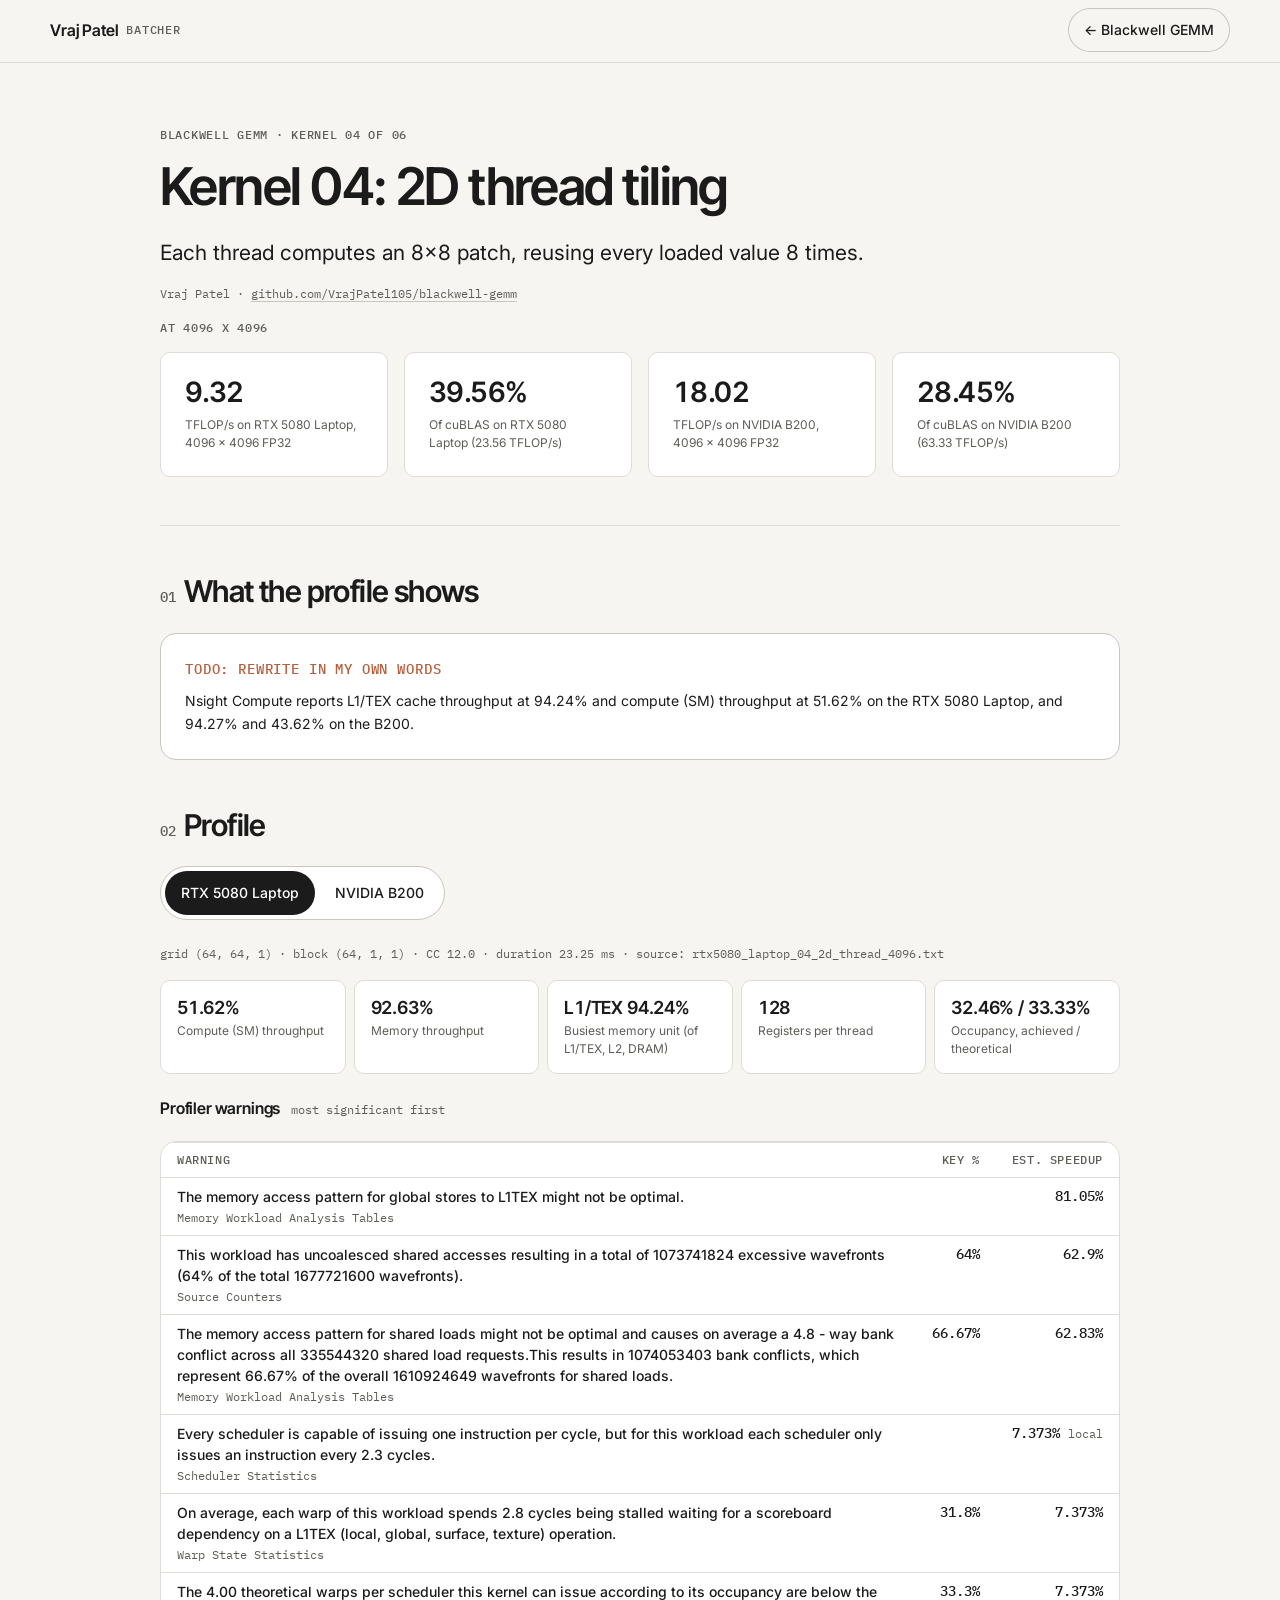
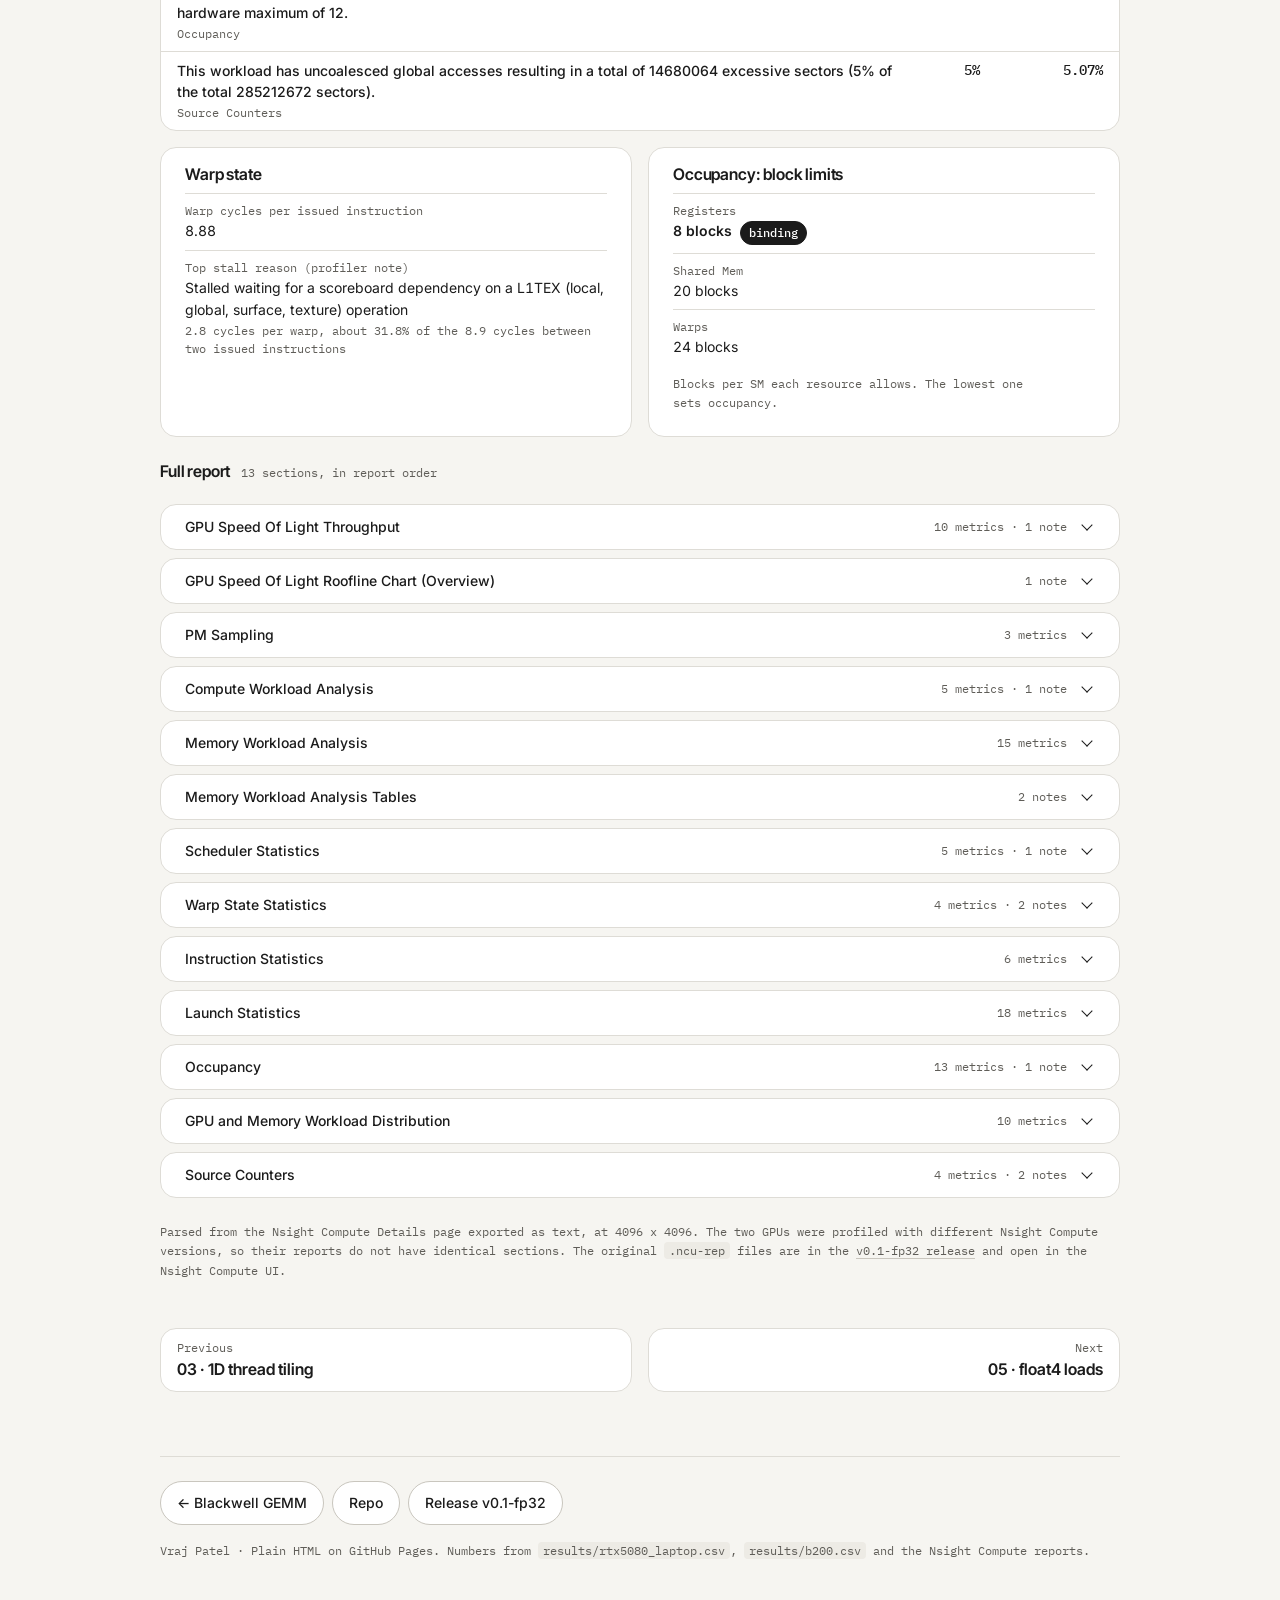
<file: blackwell-gemm/04-2d-thread-tiling/index.html>
<!doctype html>
<html lang="en" data-theme="light">
<head>
<meta charset="utf-8">
<meta name="viewport" content="width=device-width, initial-scale=1, viewport-fit=cover">
<title>Kernel 04: 2D thread tiling · Blackwell GEMM — Vraj Patel</title>
<meta name="description" content="Kernel 04 of the blackwell-gemm FP32 SGEMM ladder: each thread computes an 8x8 patch, reusing every loaded value 8 times. Results against cuBLAS and the Nsight Compute profile on an RTX 5080 Laptop GPU and an NVIDIA B200.">
<meta name="author" content="Vraj Patel">
<meta name="color-scheme" content="light">
<meta name="theme-color" content="#f6f5f1">
<link rel="canonical" href="https://vrajpatel105.github.io/blackwell-gemm/04-2d-thread-tiling/">
<meta property="og:type" content="article">
<meta property="og:site_name" content="Vraj Patel">
<meta property="og:title" content="Kernel 04: 2D thread tiling · Blackwell GEMM">
<meta property="og:description" content="Each thread computes an 8x8 patch, reusing every loaded value 8 times. Measured against cuBLAS and profiled with Nsight Compute on two GPUs.">
<meta property="og:url" content="https://vrajpatel105.github.io/blackwell-gemm/04-2d-thread-tiling/">
<meta name="twitter:card" content="summary">
<link rel="icon" type="image/svg+xml" href="data:image/svg+xml,%3Csvg xmlns='http://www.w3.org/2000/svg' viewBox='0 0 64 64'%3E%3Crect width='64' height='64' rx='14' fill='%231b1b1b'/%3E%3Ctext x='32' y='41' font-family='Inter,Helvetica,Arial,sans-serif' font-size='26' font-weight='700' letter-spacing='-1' text-anchor='middle' fill='%23f6f5f1'%3EVP%3C/text%3E%3C/svg%3E">
<link rel="preconnect" href="https://fonts.googleapis.com">
<link rel="preconnect" href="https://fonts.gstatic.com" crossorigin>
<link rel="stylesheet" href="https://fonts.googleapis.com/css2?family=IBM+Plex+Mono:wght@400;500&amp;family=Inter+Tight:wght@500;600&amp;family=Inter:wght@400;500;600&amp;display=swap">
<link rel="stylesheet" href="../../assets/post.css">
<link rel="stylesheet" href="../gemm.css">
</head>
<body>
<a class="skip" href="#main">Skip to content</a>

<header class="x-top">
  <div class="wrap x-toprow">
    <a class="x-brand" href="/">Vraj Patel <span>BATCHER</span></a>
    <a class="x-back" href="../">← Blackwell GEMM</a>
  </div>
  <div class="wrap x-prog" aria-hidden="true"><i id="prog"></i></div>
</header>

<main id="main" tabindex="-1">
<article class="post">

  <header class="post-head">
    <p class="eyebrow">Blackwell GEMM · Kernel 04 of 06</p>
    <h1>Kernel 04: 2D thread tiling</h1>
    <p class="post-lede">Each thread computes an 8x8 patch, reusing every loaded value 8 times.</p>
    <p class="post-meta">Vraj Patel · <a href="https://github.com/VrajPatel105/blackwell-gemm" target="_blank" rel="noopener">github.com/VrajPatel105/blackwell-gemm</a></p>
    <p class="eyebrow x-proof-label">At 4096 x 4096</p>
    <!-- gemm:bench -->
    <div class="x-proof x-proof--4">
      <div><b>9.32</b><small>TFLOP/s on RTX 5080 Laptop, 4096 x 4096 FP32</small></div>
      <div><b>39.56%</b><small>Of cuBLAS on RTX 5080 Laptop (23.56 TFLOP/s)</small></div>
      <div><b>18.02</b><small>TFLOP/s on NVIDIA B200, 4096 x 4096 FP32</small></div>
      <div><b>28.45%</b><small>Of cuBLAS on NVIDIA B200 (63.33 TFLOP/s)</small></div>
    </div>
    <!-- /gemm:bench -->
  </header>

  <section id="shows" aria-labelledby="h-shows">
    <h2 id="h-shows"><span class="n">01</span>What the profile shows</h2>
    <div class="flag g-todo">
      <p class="eyebrow">TODO: rewrite in my own words</p>
      <p>Nsight Compute reports L1/TEX cache throughput at 94.24% and compute (SM) throughput at 51.62% on the RTX 5080 Laptop, and 94.27% and 43.62% on the B200.</p>
    </div>
  </section>

  <section id="profile" aria-labelledby="h-profile">
    <h2 id="h-profile"><span class="n">02</span>Profile</h2>
    <!-- gemm:dashboard -->
    <div class="g-dash" data-gemm-dash>
    <div class="g-switch" role="tablist" aria-label="GPU" hidden>
      <button type="button" role="tab" id="t-rtx5080_laptop" aria-controls="p-rtx5080_laptop" aria-selected="true" data-gpu="rtx5080_laptop">RTX 5080 Laptop</button>
      <button type="button" role="tab" id="t-b200" aria-controls="p-b200" aria-selected="false" data-gpu="b200">NVIDIA B200</button>
    </div>
    <div class="g-panel" id="p-rtx5080_laptop" data-gpu="rtx5080_laptop" role="tabpanel" aria-labelledby="t-rtx5080_laptop">
      <h3 class="g-panel__h">RTX 5080 Laptop</h3>
      <p class="g-meta">grid (64, 64, 1) · block (64, 1, 1) · CC 12.0 · duration 23.25 ms · source: rtx5080_laptop_04_2d_thread_4096.txt</p>
      <div class="g-tiles">
        <div><b>51.62%</b><small>Compute (SM) throughput</small></div>
        <div><b>92.63%</b><small>Memory throughput</small></div>
        <div><b>L1/TEX 94.24%</b><small>Busiest memory unit (of L1/TEX, L2, DRAM)</small></div>
        <div><b>128</b><small>Registers per thread</small></div>
        <div><b>32.46% / 33.33%</b><small>Occupancy, achieved / theoretical</small></div>
      </div>
      <h4>Profiler warnings <small>most significant first</small></h4>
      <div class="table-wrap">
        <table class="data g-warn">
          <thead><tr><th scope="col">Warning</th><th scope="col" class="num">Key %</th><th scope="col" class="num">Est. speedup</th></tr></thead>
          <tbody>
            <tr><th scope="row">The memory access pattern for global stores to L1TEX might not be optimal.<small>Memory Workload Analysis Tables</small></th><td class="num"></td><td class="num">81.05%</td></tr>
            <tr><th scope="row">This workload has uncoalesced shared accesses resulting in a total of 1073741824 excessive wavefronts (64% of the total 1677721600 wavefronts).<small>Source Counters</small></th><td class="num">64%</td><td class="num">62.9%</td></tr>
            <tr><th scope="row">The memory access pattern for shared loads might not be optimal and causes on average a 4.8 - way bank conflict across all 335544320 shared load requests.This results in 1074053403 bank conflicts,  which represent 66.67% of the overall 1610924649 wavefronts for shared loads.<small>Memory Workload Analysis Tables</small></th><td class="num">66.67%</td><td class="num">62.83%</td></tr>
            <tr><th scope="row">Every scheduler is capable of issuing one instruction per cycle, but for this workload each scheduler only issues an instruction every 2.3 cycles.<small>Scheduler Statistics</small></th><td class="num"></td><td class="num">7.373% <small>local</small></td></tr>
            <tr><th scope="row">On average, each warp of this workload spends 2.8 cycles being stalled waiting for a scoreboard dependency on a L1TEX (local, global, surface, texture) operation.<small>Warp State Statistics</small></th><td class="num">31.8%</td><td class="num">7.373%</td></tr>
            <tr><th scope="row">The 4.00 theoretical warps per scheduler this kernel can issue according to its occupancy are below the hardware maximum of 12.<small>Occupancy</small></th><td class="num">33.3%</td><td class="num">7.373%</td></tr>
            <tr><th scope="row">This workload has uncoalesced global accesses resulting in a total of 14680064 excessive sectors (5% of the total 285212672 sectors).<small>Source Counters</small></th><td class="num">5%</td><td class="num">5.07%</td></tr>
          </tbody>
        </table>
      </div>
      <div class="g-two">
        <div class="g-box">
          <h4>Warp state</h4>
          <dl class="g-dl">
            <div><dt>Warp cycles per issued instruction</dt><dd>8.88</dd></div>
            <div><dt>Top stall reason (profiler note)</dt><dd>Stalled waiting for a scoreboard dependency on a L1TEX (local, global, surface, texture) operation<small>2.8 cycles per warp, about 31.8% of the 8.9 cycles between two issued instructions</small></dd></div>
          </dl>
        </div>
        <div class="g-box">
          <h4>Occupancy: block limits</h4>
          <dl class="g-dl">
            <div class="is-binding"><dt>Registers</dt><dd>8 blocks <span class="g-chip">binding</span></dd></div>
            <div><dt>Shared Mem</dt><dd>20 blocks</dd></div>
            <div><dt>Warps</dt><dd>24 blocks</dd></div>
          </dl>
          <p class="g-fine">Blocks per SM each resource allows. The lowest one sets occupancy.</p>
        </div>
      </div>
      <h4>Full report <small>13 sections, in report order</small></h4>
      <div class="g-sections">
        <details>
          <summary>GPU Speed Of Light Throughput <small>10 metrics · 1 note</small></summary>
          <div class="details-body">
            <div class="table-wrap"><table class="data g-metrics"><thead><tr><th scope="col">Metric</th><th scope="col" class="num">Value</th></tr></thead><tbody>
              <tr><th scope="row">DRAM Frequency</th><td class="num">13.99 Ghz</td></tr>
              <tr><th scope="row">SM Frequency</th><td class="num">1.49 Ghz</td></tr>
              <tr><th scope="row">Elapsed Cycles</th><td class="num">34768222 cycle</td></tr>
              <tr><th scope="row">Memory Throughput</th><td class="num">92.63%</td></tr>
              <tr><th scope="row">DRAM Throughput</th><td class="num">5.82%</td></tr>
              <tr><th scope="row">Duration</th><td class="num">23.25 ms</td></tr>
              <tr><th scope="row">L1/TEX Cache Throughput</th><td class="num">94.24%</td></tr>
              <tr><th scope="row">L2 Cache Throughput</th><td class="num">21.10%</td></tr>
              <tr><th scope="row">SM Active Cycles</th><td class="num">34110567.70 cycle</td></tr>
              <tr><th scope="row">Compute (SM) Throughput</th><td class="num">51.62%</td></tr>
            </tbody></table></div>
            <p class="g-note"><span class="eyebrow">INF</span>This workload is utilizing greater than 80.0% of the available compute or memory performance of this device. To further improve performance, work will likely need to be shifted from the most utilized to another unit. Start by analyzing L1 in the Memory Workload Analysis section.</p>
          </div>
        </details>
        <details>
          <summary>GPU Speed Of Light Roofline Chart (Overview) <small>1 note</small></summary>
          <div class="details-body">
            <p class="g-note"><span class="eyebrow">INF</span>The ratio of peak float (FP32) to double (FP64) performance on this device is 64:1. The workload achieved 26% of this device&#x27;s FP32 peak performance and 0% of its FP64 peak performance. See the Profiling Guide (https://docs.nvidia.com/nsight-compute/ProfilingGuide/index.html#roofline) for more details on roofline analysis.</p>
          </div>
        </details>
        <details>
          <summary>PM Sampling <small>3 metrics</small></summary>
          <div class="details-body">
            <div class="table-wrap"><table class="data g-metrics"><thead><tr><th scope="col">Metric</th><th scope="col" class="num">Value</th></tr></thead><tbody>
              <tr><th scope="row">Maximum Buffer Size</th><td class="num">81.26 Mbyte</td></tr>
              <tr><th scope="row">Maximum Sampling Interval</th><td class="num">6 us</td></tr>
              <tr><th scope="row"># Pass Groups</th><td class="num">2</td></tr>
            </tbody></table></div>
          </div>
        </details>
        <details>
          <summary>Compute Workload Analysis <small>5 metrics · 1 note</small></summary>
          <div class="details-body">
            <div class="table-wrap"><table class="data g-metrics"><thead><tr><th scope="col">Metric</th><th scope="col" class="num">Value</th></tr></thead><tbody>
              <tr><th scope="row">Executed Ipc Active</th><td class="num">1.75 inst/cycle</td></tr>
              <tr><th scope="row">Executed Ipc Elapsed</th><td class="num">1.72 inst/cycle</td></tr>
              <tr><th scope="row">Issue Slots Busy</th><td class="num">43.05%</td></tr>
              <tr><th scope="row">Issued Ipc Active</th><td class="num">1.75 inst/cycle</td></tr>
              <tr><th scope="row">SM Busy</th><td class="num">43.05%</td></tr>
            </tbody></table></div>
            <p class="g-note"><span class="eyebrow">INF</span>Shared FMA Heavy is the highest-utilized pipeline (35.6%) based on elapsed cycles in the workload, taking into account the rates of its different instructions. It is a physical pipe and shared by the logical pipes FMA Heavy and ALU Lite. It&#x27;s dominated by its FMA Heavy sub-pipeline. It is well-utilized, but should not be a bottleneck. Based on the number of executed instructions, the highest utilized pipeline (51.6%) is LSU. It executes load/store memory operations. Comparing the two, the overall pipeline utilization appears to be caused by frequent, low-latency instructions. See the Profiling Guide (https://docs.nvidia.com/nsight-compute/ProfilingGuide/index.html#metrics-decoder) or hover over the pipeline name to understand the workloads handled by each pipeline. The Instruction Statistics section shows the mix of executed instructions for this workload. Check the Warp State Statistics section for which reasons cause warps to stall.</p>
          </div>
        </details>
        <details>
          <summary>Memory Workload Analysis <small>15 metrics</small></summary>
          <div class="details-body">
            <div class="table-wrap"><table class="data g-metrics"><thead><tr><th scope="col">Metric</th><th scope="col" class="num">Value</th></tr></thead><tbody>
              <tr><th scope="row">Local Memory Spilling Requests</th><td class="num">0</td></tr>
              <tr><th scope="row">Local Memory Spilling Request Overhead</th><td class="num">0%</td></tr>
              <tr><th scope="row">L2 Sector Promotion Misses</th><td class="num">0%</td></tr>
              <tr><th scope="row">Shared Memory Spilling Requests</th><td class="num">0</td></tr>
              <tr><th scope="row">Shared Memory Spilling Request Overhead</th><td class="num">0%</td></tr>
              <tr><th scope="row">Memory Throughput</th><td class="num">40.01 Gbyte/s</td></tr>
              <tr><th scope="row">Mem Busy</th><td class="num">92.63%</td></tr>
              <tr><th scope="row">Max Bandwidth</th><td class="num">51.62%</td></tr>
              <tr><th scope="row">L1/TEX Hit Rate</th><td class="num">11.33%</td></tr>
              <tr><th scope="row">L2 Persisting Size</th><td class="num">9.44 Mbyte</td></tr>
              <tr><th scope="row">L2 Compression Success Rate</th><td class="num">0%</td></tr>
              <tr><th scope="row">L2 Compression Ratio</th><td class="num">0</td></tr>
              <tr><th scope="row">L2 Compression Input Sectors</th><td class="num">0 sector</td></tr>
              <tr><th scope="row">L2 Hit Rate</th><td class="num">88.38%</td></tr>
              <tr><th scope="row">Mem Pipes Busy</th><td class="num">51.62%</td></tr>
            </tbody></table></div>
          </div>
        </details>
        <details>
          <summary>Memory Workload Analysis Tables <small>2 notes</small></summary>
          <div class="details-body">
            <p class="g-note"><span class="eyebrow">OPT · Est. Speedup: 81.05%</span>The memory access pattern for global stores to L1TEX might not be optimal. On average, only 4.0 of the 32 bytes transmitted per sector are utilized by each thread. This could possibly be caused by a stride between threads. Check the Source Counters section for uncoalesced global stores.</p>
            <p class="g-note"><span class="eyebrow">OPT · Est. Speedup: 62.83%</span>The memory access pattern for shared loads might not be optimal and causes on average a 4.8 - way bank conflict across all 335544320 shared load requests.This results in 1074053403 bank conflicts,  which represent 66.67% of the overall 1610924649 wavefronts for shared loads. Check the Source Counters section for uncoalesced shared loads.</p>
          </div>
        </details>
        <details>
          <summary>Scheduler Statistics <small>5 metrics · 1 note</small></summary>
          <div class="details-body">
            <div class="table-wrap"><table class="data g-metrics"><thead><tr><th scope="col">Metric</th><th scope="col" class="num">Value</th></tr></thead><tbody>
              <tr><th scope="row">One or More Eligible</th><td class="num">43.88%</td></tr>
              <tr><th scope="row">Issued Warp Per Scheduler</th><td class="num">0.44</td></tr>
              <tr><th scope="row">No Eligible</th><td class="num">56.12%</td></tr>
              <tr><th scope="row">Active Warps Per Scheduler</th><td class="num">3.90 warp</td></tr>
              <tr><th scope="row">Eligible Warps Per Scheduler</th><td class="num">0.75 warp</td></tr>
            </tbody></table></div>
            <p class="g-note"><span class="eyebrow">OPT · Est. Local Speedup: 7.373%</span>Every scheduler is capable of issuing one instruction per cycle, but for this workload each scheduler only issues an instruction every 2.3 cycles. This might leave hardware resources underutilized and may lead to less optimal performance. Out of the maximum of 12 warps per scheduler, this workload allocates an average of 3.90 active warps per scheduler, but only an average of 0.75 warps were eligible per cycle. Eligible warps are the subset of active warps that are ready to issue their next instruction. Every cycle with no eligible warp results in no instruction being issued and the issue slot remains unused. To increase the number of eligible warps, avoid possible load imbalances due to highly different execution durations per warp. Reducing stalls indicated on the Warp State Statistics and Source Counters sections can help, too.</p>
          </div>
        </details>
        <details>
          <summary>Warp State Statistics <small>4 metrics · 2 notes</small></summary>
          <div class="details-body">
            <div class="table-wrap"><table class="data g-metrics"><thead><tr><th scope="col">Metric</th><th scope="col" class="num">Value</th></tr></thead><tbody>
              <tr><th scope="row">Warp Cycles Per Issued Instruction</th><td class="num">8.88 cycle</td></tr>
              <tr><th scope="row">Warp Cycles Per Executed Instruction</th><td class="num">8.88 cycle</td></tr>
              <tr><th scope="row">Avg. Active Threads Per Warp</th><td class="num">32</td></tr>
              <tr><th scope="row">Avg. Not Predicated Off Threads Per Warp</th><td class="num">31.40</td></tr>
            </tbody></table></div>
            <p class="g-note"><span class="eyebrow">OPT · Est. Speedup: 7.373%</span>On average, each warp of this workload spends 2.8 cycles being stalled waiting for a scoreboard dependency on a L1TEX (local, global, surface, texture) operation. Find the instruction producing the data being waited upon to identify the culprit. To reduce the number of cycles waiting on L1TEX data accesses verify the memory access patterns are optimal for the target architecture, attempt to increase cache hit rates by increasing data locality (coalescing), or by changing the cache configuration. Consider moving frequently used data to shared memory. This stall type represents about 31.8% of the total average of 8.9 cycles between issuing two instructions.</p>
            <p class="g-note"><span class="eyebrow">INF</span>Check the Warp Stall Sampling (All Samples) table for the top stall locations in your source based on sampling data. The Profiling Guide (https://docs.nvidia.com/nsight-compute/ProfilingGuide/index.html#metrics-reference) provides more details on each stall reason.</p>
          </div>
        </details>
        <details>
          <summary>Instruction Statistics <small>6 metrics</small></summary>
          <div class="details-body">
            <div class="table-wrap"><table class="data g-metrics"><thead><tr><th scope="col">Metric</th><th scope="col" class="num">Value</th></tr></thead><tbody>
              <tr><th scope="row">Local Memory Spilling Requests</th><td class="num">0 byte</td></tr>
              <tr><th scope="row">Shared Memory Spilling Requests</th><td class="num">0 byte</td></tr>
              <tr><th scope="row">Avg. Executed Instructions Per Scheduler</th><td class="num">14939067.73 inst</td></tr>
              <tr><th scope="row">Executed Instructions</th><td class="num">3585376256 inst</td></tr>
              <tr><th scope="row">Avg. Issued Instructions Per Scheduler</th><td class="num">14939067.73 inst</td></tr>
              <tr><th scope="row">Issued Instructions</th><td class="num">3585376256 inst</td></tr>
            </tbody></table></div>
          </div>
        </details>
        <details>
          <summary>Launch Statistics <small>18 metrics</small></summary>
          <div class="details-body">
            <div class="table-wrap"><table class="data g-metrics"><thead><tr><th scope="col">Metric</th><th scope="col" class="num">Value</th></tr></thead><tbody>
              <tr><th scope="row">Block Size</th><td class="num">64</td></tr>
              <tr><th scope="row">Cluster Scheduling Policy</th><td class="num">PolicySpread</td></tr>
              <tr><th scope="row">Cluster Size</th><td class="num">0</td></tr>
              <tr><th scope="row">Function Cache Configuration</th><td class="num">CachePreferNone</td></tr>
              <tr><th scope="row">Grid Size</th><td class="num">4096</td></tr>
              <tr><th scope="row">Preferred Cluster Size</th><td class="num">0</td></tr>
              <tr><th scope="row">Registers Per Thread</th><td class="num">128 register/thread</td></tr>
              <tr><th scope="row">Shared Memory Configuration Size</th><td class="num">102.40 Kbyte</td></tr>
              <tr><th scope="row">Driver Shared Memory Per Block</th><td class="num">1.02 Kbyte/block</td></tr>
              <tr><th scope="row">Dynamic Shared Memory Per Block</th><td class="num">0 byte/block</td></tr>
              <tr><th scope="row">Static Shared Memory Per Block</th><td class="num">4.10 Kbyte/block</td></tr>
              <tr><th scope="row"># SMs</th><td class="num">60 SM</td></tr>
              <tr><th scope="row">Stack Size</th><td class="num">1024</td></tr>
              <tr><th scope="row">Threads</th><td class="num">262144 thread</td></tr>
              <tr><th scope="row"># TPCs</th><td class="num">30</td></tr>
              <tr><th scope="row">Enabled TPC IDs</th><td class="num">all</td></tr>
              <tr><th scope="row">Uses Green Context</th><td class="num">0</td></tr>
              <tr><th scope="row">Waves Per SM</th><td class="num">8.53</td></tr>
            </tbody></table></div>
          </div>
        </details>
        <details>
          <summary>Occupancy <small>13 metrics · 1 note</small></summary>
          <div class="details-body">
            <div class="table-wrap"><table class="data g-metrics"><thead><tr><th scope="col">Metric</th><th scope="col" class="num">Value</th></tr></thead><tbody>
              <tr><th scope="row">Max Active Clusters</th><td class="num">0 cluster</td></tr>
              <tr><th scope="row">Max Cluster Size</th><td class="num">8 block</td></tr>
              <tr><th scope="row">Overall GPU Occupancy</th><td class="num">0%</td></tr>
              <tr><th scope="row">Cluster Occupancy</th><td class="num">0%</td></tr>
              <tr><th scope="row">Block Limit Barriers</th><td class="num">24 block</td></tr>
              <tr><th scope="row">Block Limit SM</th><td class="num">24 block</td></tr>
              <tr><th scope="row">Block Limit Registers</th><td class="num">8 block</td></tr>
              <tr><th scope="row">Block Limit Shared Mem</th><td class="num">20 block</td></tr>
              <tr><th scope="row">Block Limit Warps</th><td class="num">24 block</td></tr>
              <tr><th scope="row">Theoretical Active Warps per SM</th><td class="num">16 warp</td></tr>
              <tr><th scope="row">Theoretical Occupancy</th><td class="num">33.33%</td></tr>
              <tr><th scope="row">Achieved Occupancy</th><td class="num">32.46%</td></tr>
              <tr><th scope="row">Achieved Active Warps Per SM</th><td class="num">15.58 warp</td></tr>
            </tbody></table></div>
            <p class="g-note"><span class="eyebrow">OPT · Est. Speedup: 7.373%</span>The 4.00 theoretical warps per scheduler this kernel can issue according to its occupancy are below the hardware maximum of 12. This kernel&#x27;s theoretical occupancy (33.3%) is limited by the number of required registers.</p>
          </div>
        </details>
        <details>
          <summary>GPU and Memory Workload Distribution <small>10 metrics</small></summary>
          <div class="details-body">
            <div class="table-wrap"><table class="data g-metrics"><thead><tr><th scope="col">Metric</th><th scope="col" class="num">Value</th></tr></thead><tbody>
              <tr><th scope="row">Average DRAM Active Cycles</th><td class="num">14533008 cycle</td></tr>
              <tr><th scope="row">Total DRAM Elapsed Cycles</th><td class="num">2601364480 cycle</td></tr>
              <tr><th scope="row">Average L1 Active Cycles</th><td class="num">34110567.70 cycle</td></tr>
              <tr><th scope="row">Total L1 Elapsed Cycles</th><td class="num">2082296660 cycle</td></tr>
              <tr><th scope="row">Average L2 Active Cycles</th><td class="num">30765967.21 cycle</td></tr>
              <tr><th scope="row">Total L2 Elapsed Cycles</th><td class="num">749639424 cycle</td></tr>
              <tr><th scope="row">Average SM Active Cycles</th><td class="num">34110567.70 cycle</td></tr>
              <tr><th scope="row">Total SM Elapsed Cycles</th><td class="num">2082296660 cycle</td></tr>
              <tr><th scope="row">Average SMSP Active Cycles</th><td class="num">34045046.03 cycle</td></tr>
              <tr><th scope="row">Total SMSP Elapsed Cycles</th><td class="num">8329186640 cycle</td></tr>
            </tbody></table></div>
          </div>
        </details>
        <details>
          <summary>Source Counters <small>4 metrics · 2 notes</small></summary>
          <div class="details-body">
            <div class="table-wrap"><table class="data g-metrics"><thead><tr><th scope="col">Metric</th><th scope="col" class="num">Value</th></tr></thead><tbody>
              <tr><th scope="row">Branch Instructions Ratio</th><td class="num">0.01%</td></tr>
              <tr><th scope="row">Branch Instructions</th><td class="num">37781504 inst</td></tr>
              <tr><th scope="row">Branch Efficiency</th><td class="num">100%</td></tr>
              <tr><th scope="row">Avg. Divergent Branches</th><td class="num">0 branches</td></tr>
            </tbody></table></div>
            <p class="g-note"><span class="eyebrow">OPT · Est. Speedup: 5.07%</span>This workload has uncoalesced global accesses resulting in a total of 14680064 excessive sectors (5% of the total 285212672 sectors). Check the L2 Theoretical Sectors Global Excessive table for the primary source locations. The CUDA Programming Guide (https://docs.nvidia.com/cuda/cuda-c-programming-guide/index.html#device-memory-accesses) has additional information on reducing uncoalesced device memory accesses.</p>
            <p class="g-note"><span class="eyebrow">OPT · Est. Speedup: 62.9%</span>This workload has uncoalesced shared accesses resulting in a total of 1073741824 excessive wavefronts (64% of the total 1677721600 wavefronts). Check the L1 Wavefronts Shared Excessive table for the primary source locations. The CUDA Best Practices Guide (https://docs.nvidia.com/cuda/cuda-c-best-practices-guide/index.html#shared-memory-in-matrix-multiplication-c -ab) has an example on optimizing shared memory accesses.</p>
          </div>
        </details>
      </div>
    </div>
    <div class="g-panel" id="p-b200" data-gpu="b200" role="tabpanel" aria-labelledby="t-b200">
      <h3 class="g-panel__h">NVIDIA B200</h3>
      <p class="g-meta">grid (64, 64, 1) · block (64, 1, 1) · CC 10.0 · duration 12.63 ms · source: b200_04_2d_thread_4096.txt</p>
      <div class="g-tiles">
        <div><b>43.62%</b><small>Compute (SM) throughput</small></div>
        <div><b>88.97%</b><small>Memory throughput</small></div>
        <div><b>L1/TEX 94.27%</b><small>Busiest memory unit (of L1/TEX, L2, DRAM)</small></div>
        <div><b>100</b><small>Registers per thread</small></div>
        <div><b>22.80% / 25%</b><small>Occupancy, achieved / theoretical</small></div>
      </div>
      <h4>Profiler warnings <small>most significant first</small></h4>
      <div class="table-wrap">
        <table class="data g-warn">
          <thead><tr><th scope="col">Warning</th><th scope="col" class="num">Key %</th><th scope="col" class="num">Est. speedup</th></tr></thead>
          <tbody>
            <tr><th scope="row">The memory access pattern for global stores to L1TEX might not be optimal.<small>Memory Workload Analysis Tables</small></th><td class="num"></td><td class="num">77.85%</td></tr>
            <tr><th scope="row">The memory access pattern for shared loads might not be optimal and causes on average a 4.8 - way bank conflict across all 335544320 shared load requests.This results in 1073862424 bank conflicts,  which represent 66.67% of the overall 1610733336 wavefronts for shared loads.<small>Memory Workload Analysis Tables</small></th><td class="num">66.67%</td><td class="num">62.85%</td></tr>
            <tr><th scope="row">This kernel has uncoalesced shared accesses resulting in a total of 1073741824 excessive wavefronts (64% of the total 1677721600 wavefronts).<small>Source Counters</small></th><td class="num">64%</td><td class="num">60.4%</td></tr>
            <tr><th scope="row">A wave of thread blocks is defined as the maximum number of blocks that can be executed in parallel on the target GPU.<small>Launch Statistics</small></th><td class="num">25.0%</td><td class="num">25%</td></tr>
            <tr><th scope="row">Every scheduler is capable of issuing one instruction per cycle, but for this workload each scheduler only issues an instruction every 2.1 cycles.<small>Scheduler Statistics</small></th><td class="num"></td><td class="num">11.03% <small>local</small></td></tr>
            <tr><th scope="row">On average, each warp of this workload spends 2.7 cycles being stalled waiting for a scoreboard dependency on a MIO (memory input/output) operation (not to L1TEX).<small>Warp State Statistics</small></th><td class="num">34.0%</td><td class="num">11.03%</td></tr>
            <tr><th scope="row">The 4.00 theoretical warps per scheduler this kernel can issue according to its occupancy are below the hardware maximum of 16.<small>Occupancy</small></th><td class="num">25.0%</td><td class="num">11.03%</td></tr>
            <tr><th scope="row">One or more SMSPs have a much lower number of active cycles than the average number of active cycles.<small>GPU and Memory Workload Distribution</small></th><td class="num">6.67%</td><td class="num">6.244%</td></tr>
            <tr><th scope="row">One or more SMs have a much lower number of active cycles than the average number of active cycles.<small>GPU and Memory Workload Distribution</small></th><td class="num">5.95%</td><td class="num">5.618%</td></tr>
            <tr><th scope="row">One or more L1 Slices have a much lower number of active cycles than the average number of active cycles.<small>GPU and Memory Workload Distribution</small></th><td class="num">5.95%</td><td class="num">5.618%</td></tr>
            <tr><th scope="row">This kernel has uncoalesced global accesses resulting in a total of 14680064 excessive sectors (5% of the total 285212672 sectors).<small>Source Counters</small></th><td class="num">5%</td><td class="num">4.349%</td></tr>
            <tr><th scope="row">Out of the 3574368.0 bytes sent to the L2 Compression unit only 0.00% were successfully compressed.<small>Memory Workload Analysis Chart</small></th><td class="num">0.00%</td><td class="num">0.3429%</td></tr>
          </tbody>
        </table>
      </div>
      <div class="g-two">
        <div class="g-box">
          <h4>Warp state</h4>
          <dl class="g-dl">
            <div><dt>Warp cycles per issued instruction</dt><dd>7.89</dd></div>
            <div><dt>Top stall reason (profiler note)</dt><dd>Stalled waiting for a scoreboard dependency on a MIO (memory input/output) operation (not to L1TEX)<small>2.7 cycles per warp, about 34.0% of the 7.9 cycles between two issued instructions</small></dd></div>
          </dl>
        </div>
        <div class="g-box">
          <h4>Occupancy: block limits</h4>
          <dl class="g-dl">
            <div class="is-binding"><dt>Registers</dt><dd>8 blocks <span class="g-chip">binding</span></dd></div>
            <div><dt>Shared Mem</dt><dd>20 blocks</dd></div>
            <div><dt>Warps</dt><dd>32 blocks</dd></div>
          </dl>
          <p class="g-fine">Blocks per SM each resource allows. The lowest one sets occupancy.</p>
        </div>
      </div>
      <h4>Full report <small>14 sections, in report order</small></h4>
      <div class="g-sections">
        <details>
          <summary>GPU Speed Of Light Throughput <small>10 metrics · 1 note</small></summary>
          <div class="details-body">
            <div class="table-wrap"><table class="data g-metrics"><thead><tr><th scope="col">Metric</th><th scope="col" class="num">Value</th></tr></thead><tbody>
              <tr><th scope="row">DRAM Frequency</th><td class="num">4.00 Ghz</td></tr>
              <tr><th scope="row">SM Frequency</th><td class="num">1.15 Ghz</td></tr>
              <tr><th scope="row">Elapsed Cycles</th><td class="num">14586803 cycle</td></tr>
              <tr><th scope="row">Memory Throughput</th><td class="num">88.97%</td></tr>
              <tr><th scope="row">DRAM Throughput</th><td class="num">0.47%</td></tr>
              <tr><th scope="row">Duration</th><td class="num">12.63 ms</td></tr>
              <tr><th scope="row">L1/TEX Cache Throughput</th><td class="num">94.27%</td></tr>
              <tr><th scope="row">L2 Cache Throughput</th><td class="num">4.89%</td></tr>
              <tr><th scope="row">SM Active Cycles</th><td class="num">13747491.95 cycle</td></tr>
              <tr><th scope="row">Compute (SM) Throughput</th><td class="num">43.62%</td></tr>
            </tbody></table></div>
            <p class="g-note"><span class="eyebrow">INF</span>This workload is utilizing greater than 80.0% of the available compute or memory performance of the device. To further improve performance, work will likely need to be shifted from the most utilized to another unit. Start by analyzing L1 in the Memory Workload Analysis section.</p>
          </div>
        </details>
        <details>
          <summary>GPU Speed Of Light Roofline Chart <small>1 note</small></summary>
          <div class="details-body">
            <p class="g-note"><span class="eyebrow">INF</span>The ratio of peak float (FP32) to double (FP64) performance on this device is 2:1. The workload achieved 25% of this device&#x27;s FP32 peak performance and 0% of its FP64 peak performance. See the Profiling Guide (https://docs.nvidia.com/nsight-compute/ProfilingGuide/index.html#roofline) for more details on roofline analysis.</p>
          </div>
        </details>
        <details>
          <summary>PM Sampling <small>3 metrics</small></summary>
          <div class="details-body">
            <div class="table-wrap"><table class="data g-metrics"><thead><tr><th scope="col">Metric</th><th scope="col" class="num">Value</th></tr></thead><tbody>
              <tr><th scope="row">Maximum Buffer Size</th><td class="num">93.65 Mbyte</td></tr>
              <tr><th scope="row">Maximum Sampling Interval</th><td class="num">4 us</td></tr>
              <tr><th scope="row"># Pass Groups</th><td class="num">1</td></tr>
            </tbody></table></div>
          </div>
        </details>
        <details>
          <summary>Compute Workload Analysis <small>5 metrics · 1 note</small></summary>
          <div class="details-body">
            <div class="table-wrap"><table class="data g-metrics"><thead><tr><th scope="col">Metric</th><th scope="col" class="num">Value</th></tr></thead><tbody>
              <tr><th scope="row">Executed Ipc Active</th><td class="num">1.85 inst/cycle</td></tr>
              <tr><th scope="row">Executed Ipc Elapsed</th><td class="num">1.74 inst/cycle</td></tr>
              <tr><th scope="row">Issue Slots Busy</th><td class="num">43.62%</td></tr>
              <tr><th scope="row">Issued Ipc Active</th><td class="num">1.85 inst/cycle</td></tr>
              <tr><th scope="row">SM Busy</th><td class="num">43.62%</td></tr>
            </tbody></table></div>
            <p class="g-note"><span class="eyebrow">INF</span>FMA is the highest-utilized pipeline (30.6%) based on elapsed cycles in the workload, taking into account the rates of its different instructions. It executes 32-bit floating point (FADD, FMUL, FMAD, ...) and integer (IMUL, IMAD) operations. It is well-utilized, but should not be a bottleneck.</p>
          </div>
        </details>
        <details>
          <summary>Memory Workload Analysis <small>12 metrics</small></summary>
          <div class="details-body">
            <div class="table-wrap"><table class="data g-metrics"><thead><tr><th scope="col">Metric</th><th scope="col" class="num">Value</th></tr></thead><tbody>
              <tr><th scope="row">Local Memory Spilling Requests</th><td class="num">0</td></tr>
              <tr><th scope="row">Local Memory Spilling Request Overhead</th><td class="num">0%</td></tr>
              <tr><th scope="row">Memory Throughput</th><td class="num">31.20 Gbyte/s</td></tr>
              <tr><th scope="row">Mem Busy</th><td class="num">88.97%</td></tr>
              <tr><th scope="row">Max Bandwidth</th><td class="num">28.05%</td></tr>
              <tr><th scope="row">L1/TEX Hit Rate</th><td class="num">17.76%</td></tr>
              <tr><th scope="row">L2 Persisting Size</th><td class="num">24.87 Mbyte</td></tr>
              <tr><th scope="row">L2 Compression Success Rate</th><td class="num">0%</td></tr>
              <tr><th scope="row">L2 Compression Ratio</th><td class="num">0%</td></tr>
              <tr><th scope="row">L2 Compression Input Sectors</th><td class="num">111699 sector</td></tr>
              <tr><th scope="row">L2 Hit Rate</th><td class="num">88.87%</td></tr>
              <tr><th scope="row">Mem Pipes Busy</th><td class="num">24.54%</td></tr>
            </tbody></table></div>
          </div>
        </details>
        <details>
          <summary>Memory Workload Analysis Chart <small>1 note</small></summary>
          <div class="details-body">
            <p class="g-note"><span class="eyebrow">OPT · Est. Speedup: 0.3429%</span>Out of the 3574368.0 bytes sent to the L2 Compression unit only 0.00% were successfully compressed. To increase this success rate, consider marking only those memory regions as compressible that contain the most zero values and/or expose the most homogeneous values.</p>
          </div>
        </details>
        <details>
          <summary>Memory Workload Analysis Tables <small>2 notes</small></summary>
          <div class="details-body">
            <p class="g-note"><span class="eyebrow">OPT · Est. Speedup: 77.85%</span>The memory access pattern for global stores to L1TEX might not be optimal. On average, only 4.0 of the 32 bytes transmitted per sector are utilized by each thread. This could possibly be caused by a stride between threads. Check the Source Counters section for uncoalesced global stores.</p>
            <p class="g-note"><span class="eyebrow">OPT · Est. Speedup: 62.85%</span>The memory access pattern for shared loads might not be optimal and causes on average a 4.8 - way bank conflict across all 335544320 shared load requests.This results in 1073862424 bank conflicts,  which represent 66.67% of the overall 1610733336 wavefronts for shared loads. Check the Source Counters section for uncoalesced shared loads.</p>
          </div>
        </details>
        <details>
          <summary>Scheduler Statistics <small>5 metrics · 1 note</small></summary>
          <div class="details-body">
            <div class="table-wrap"><table class="data g-metrics"><thead><tr><th scope="col">Metric</th><th scope="col" class="num">Value</th></tr></thead><tbody>
              <tr><th scope="row">One or More Eligible</th><td class="num">46.59%</td></tr>
              <tr><th scope="row">Issued Warp Per Scheduler</th><td class="num">0.47</td></tr>
              <tr><th scope="row">No Eligible</th><td class="num">53.41%</td></tr>
              <tr><th scope="row">Active Warps Per Scheduler</th><td class="num">3.68 warp</td></tr>
              <tr><th scope="row">Eligible Warps Per Scheduler</th><td class="num">0.70 warp</td></tr>
            </tbody></table></div>
            <p class="g-note"><span class="eyebrow">OPT · Est. Local Speedup: 11.03%</span>Every scheduler is capable of issuing one instruction per cycle, but for this workload each scheduler only issues an instruction every 2.1 cycles. This might leave hardware resources underutilized and may lead to less optimal performance. Out of the maximum of 16 warps per scheduler, this workload allocates an average of 3.68 active warps per scheduler, but only an average of 0.70 warps were eligible per cycle. Eligible warps are the subset of active warps that are ready to issue their next instruction. Every cycle with no eligible warp results in no instruction being issued and the issue slot remains unused. To increase the number of eligible warps, avoid possible load imbalances due to highly different execution durations per warp. Reducing stalls indicated on the Warp State Statistics and Source Counters sections can help, too.</p>
          </div>
        </details>
        <details>
          <summary>Warp State Statistics <small>4 metrics · 2 notes</small></summary>
          <div class="details-body">
            <div class="table-wrap"><table class="data g-metrics"><thead><tr><th scope="col">Metric</th><th scope="col" class="num">Value</th></tr></thead><tbody>
              <tr><th scope="row">Warp Cycles Per Issued Instruction</th><td class="num">7.89 cycle</td></tr>
              <tr><th scope="row">Warp Cycles Per Executed Instruction</th><td class="num">7.89 cycle</td></tr>
              <tr><th scope="row">Avg. Active Threads Per Warp</th><td class="num">32</td></tr>
              <tr><th scope="row">Avg. Not Predicated Off Threads Per Warp</th><td class="num">31.46</td></tr>
            </tbody></table></div>
            <p class="g-note"><span class="eyebrow">OPT · Est. Speedup: 11.03%</span>On average, each warp of this workload spends 2.7 cycles being stalled waiting for a scoreboard dependency on a MIO (memory input/output) operation (not to L1TEX). The primary reason for a high number of stalls due to short scoreboards is typically memory operations to shared memory. Other reasons include frequent execution of special math instructions (e.g. MUFU) or dynamic branching (e.g. BRX, JMX). Consult the Memory Workload Analysis section to verify if there are shared memory operations and reduce bank conflicts, if reported. Assigning frequently accessed values to variables can assist the compiler in using low-latency registers instead of direct memory accesses. This stall type represents about 34.0% of the total average of 7.9 cycles between issuing two instructions.</p>
            <p class="g-note"><span class="eyebrow">INF</span>Check the Warp Stall Sampling (All Samples) table for the top stall locations in your source based on sampling data. The Profiling Guide (https://docs.nvidia.com/nsight-compute/ProfilingGuide/index.html#metrics-reference) provides more details on each stall reason.</p>
          </div>
        </details>
        <details>
          <summary>Instruction Statistics <small>4 metrics</small></summary>
          <div class="details-body">
            <div class="table-wrap"><table class="data g-metrics"><thead><tr><th scope="col">Metric</th><th scope="col" class="num">Value</th></tr></thead><tbody>
              <tr><th scope="row">Avg. Executed Instructions Per Scheduler</th><td class="num">6354432 inst</td></tr>
              <tr><th scope="row">Executed Instructions</th><td class="num">3761823744 inst</td></tr>
              <tr><th scope="row">Avg. Issued Instructions Per Scheduler</th><td class="num">6354432 inst</td></tr>
              <tr><th scope="row">Issued Instructions</th><td class="num">3761823744 inst</td></tr>
            </tbody></table></div>
          </div>
        </details>
        <details>
          <summary>Launch Statistics <small>18 metrics · 1 note</small></summary>
          <div class="details-body">
            <div class="table-wrap"><table class="data g-metrics"><thead><tr><th scope="col">Metric</th><th scope="col" class="num">Value</th></tr></thead><tbody>
              <tr><th scope="row">Block Size</th><td class="num">64</td></tr>
              <tr><th scope="row">Cluster Scheduling Policy</th><td class="num">PolicySpread</td></tr>
              <tr><th scope="row">Cluster Size</th><td class="num">0</td></tr>
              <tr><th scope="row">Function Cache Configuration</th><td class="num">CachePreferNone</td></tr>
              <tr><th scope="row">Grid Size</th><td class="num">4096</td></tr>
              <tr><th scope="row">Preferred Cluster Size</th><td class="num">0</td></tr>
              <tr><th scope="row">Registers Per Thread</th><td class="num">100 register/thread</td></tr>
              <tr><th scope="row">Shared Memory Configuration Size</th><td class="num">102.40 Kbyte</td></tr>
              <tr><th scope="row">Driver Shared Memory Per Block</th><td class="num">1.02 Kbyte/block</td></tr>
              <tr><th scope="row">Dynamic Shared Memory Per Block</th><td class="num">0 byte/block</td></tr>
              <tr><th scope="row">Static Shared Memory Per Block</th><td class="num">4.10 Kbyte/block</td></tr>
              <tr><th scope="row"># SMs</th><td class="num">148 SM</td></tr>
              <tr><th scope="row">Stack Size</th><td class="num">1024</td></tr>
              <tr><th scope="row">Threads</th><td class="num">262144 thread</td></tr>
              <tr><th scope="row"># TPCs</th><td class="num">74</td></tr>
              <tr><th scope="row">Enabled TPC IDs</th><td class="num">all</td></tr>
              <tr><th scope="row">Uses Green Context</th><td class="num">0</td></tr>
              <tr><th scope="row">Waves Per SM</th><td class="num">3.46</td></tr>
            </tbody></table></div>
            <p class="g-note"><span class="eyebrow">OPT · Est. Speedup: 25%</span>A wave of thread blocks is defined as the maximum number of blocks that can be executed in parallel on the target GPU. The number of blocks in a wave depends on the number of multiprocessors and the theoretical occupancy of the kernel. This kernel launch results in 3 full waves and a partial wave of 545 thread blocks. Under the assumption of a uniform execution duration of all thread blocks, this partial wave may account for up to 25.0% of the total runtime of this kernel. Try launching a grid with no partial wave. The overall impact of this tail effect also lessens with the number of full waves executed for a grid. See the Hardware Model (https://docs.nvidia.com/nsight-compute/ProfilingGuide/index.html#metrics-hw-model) description for more details on launch configurations.</p>
          </div>
        </details>
        <details>
          <summary>Occupancy <small>13 metrics · 1 note</small></summary>
          <div class="details-body">
            <div class="table-wrap"><table class="data g-metrics"><thead><tr><th scope="col">Metric</th><th scope="col" class="num">Value</th></tr></thead><tbody>
              <tr><th scope="row">Max Active Clusters</th><td class="num">0 cluster</td></tr>
              <tr><th scope="row">Max Cluster Size</th><td class="num">8 block</td></tr>
              <tr><th scope="row">Overall GPU Occupancy</th><td class="num">0%</td></tr>
              <tr><th scope="row">Cluster Occupancy</th><td class="num">0%</td></tr>
              <tr><th scope="row">Block Limit Barriers</th><td class="num">32 block</td></tr>
              <tr><th scope="row">Block Limit SM</th><td class="num">32 block</td></tr>
              <tr><th scope="row">Block Limit Registers</th><td class="num">8 block</td></tr>
              <tr><th scope="row">Block Limit Shared Mem</th><td class="num">20 block</td></tr>
              <tr><th scope="row">Block Limit Warps</th><td class="num">32 block</td></tr>
              <tr><th scope="row">Theoretical Active Warps per SM</th><td class="num">16 warp</td></tr>
              <tr><th scope="row">Theoretical Occupancy</th><td class="num">25%</td></tr>
              <tr><th scope="row">Achieved Occupancy</th><td class="num">22.80%</td></tr>
              <tr><th scope="row">Achieved Active Warps Per SM</th><td class="num">14.59 warp</td></tr>
            </tbody></table></div>
            <p class="g-note"><span class="eyebrow">OPT · Est. Speedup: 11.03%</span>The 4.00 theoretical warps per scheduler this kernel can issue according to its occupancy are below the hardware maximum of 16. This kernel&#x27;s theoretical occupancy (25.0%) is limited by the number of required registers.</p>
          </div>
        </details>
        <details>
          <summary>GPU and Memory Workload Distribution <small>10 metrics · 3 notes</small></summary>
          <div class="details-body">
            <div class="table-wrap"><table class="data g-metrics"><thead><tr><th scope="col">Metric</th><th scope="col" class="num">Value</th></tr></thead><tbody>
              <tr><th scope="row">Average DRAM Active Cycles</th><td class="num">192468.75 cycle</td></tr>
              <tr><th scope="row">Total DRAM Elapsed Cycles</th><td class="num">3230627328 cycle</td></tr>
              <tr><th scope="row">Average L1 Active Cycles</th><td class="num">13747491.95 cycle</td></tr>
              <tr><th scope="row">Total L1 Elapsed Cycles</th><td class="num">2155840016 cycle</td></tr>
              <tr><th scope="row">Average L2 Active Cycles</th><td class="num">12327584.75 cycle</td></tr>
              <tr><th scope="row">Total L2 Elapsed Cycles</th><td class="num">2684611520 cycle</td></tr>
              <tr><th scope="row">Average SM Active Cycles</th><td class="num">13747491.95 cycle</td></tr>
              <tr><th scope="row">Total SM Elapsed Cycles</th><td class="num">2155840016 cycle</td></tr>
              <tr><th scope="row">Average SMSP Active Cycles</th><td class="num">13637749.40 cycle</td></tr>
              <tr><th scope="row">Total SMSP Elapsed Cycles</th><td class="num">8623360064 cycle</td></tr>
            </tbody></table></div>
            <p class="g-note"><span class="eyebrow">OPT · Est. Speedup: 5.618%</span>One or more SMs have a much lower number of active cycles than the average number of active cycles. Maximum instance value is 5.95% above the average, while the minimum instance value is 16.24% below the average.</p>
            <p class="g-note"><span class="eyebrow">OPT · Est. Speedup: 6.244%</span>One or more SMSPs have a much lower number of active cycles than the average number of active cycles. Maximum instance value is 6.67% above the average, while the minimum instance value is 15.57% below the average.</p>
            <p class="g-note"><span class="eyebrow">OPT · Est. Speedup: 5.618%</span>One or more L1 Slices have a much lower number of active cycles than the average number of active cycles. Maximum instance value is 5.95% above the average, while the minimum instance value is 16.24% below the average.</p>
          </div>
        </details>
        <details>
          <summary>Source Counters <small>4 metrics · 2 notes</small></summary>
          <div class="details-body">
            <div class="table-wrap"><table class="data g-metrics"><thead><tr><th scope="col">Metric</th><th scope="col" class="num">Value</th></tr></thead><tbody>
              <tr><th scope="row">Branch Instructions Ratio</th><td class="num">0.01%</td></tr>
              <tr><th scope="row">Branch Instructions</th><td class="num">37781504 inst</td></tr>
              <tr><th scope="row">Branch Efficiency</th><td class="num">100%</td></tr>
              <tr><th scope="row">Avg. Divergent Branches</th><td class="num">0 branches</td></tr>
            </tbody></table></div>
            <p class="g-note"><span class="eyebrow">OPT · Est. Speedup: 4.349%</span>This kernel has uncoalesced global accesses resulting in a total of 14680064 excessive sectors (5% of the total 285212672 sectors). Check the L2 Theoretical Sectors Global Excessive table for the primary source locations. The CUDA Programming Guide (https://docs.nvidia.com/cuda/cuda-c-programming-guide/index.html#device-memory-accesses) has additional information on reducing uncoalesced device memory accesses.</p>
            <p class="g-note"><span class="eyebrow">OPT · Est. Speedup: 60.4%</span>This kernel has uncoalesced shared accesses resulting in a total of 1073741824 excessive wavefronts (64% of the total 1677721600 wavefronts). Check the L1 Wavefronts Shared Excessive table for the primary source locations. The CUDA Best Practices Guide (https://docs.nvidia.com/cuda/cuda-c-best-practices-guide/index.html#shared-memory-in-matrix-multiplication-c -ab) has an example on optimizing shared memory accesses.</p>
          </div>
        </details>
      </div>
    </div>
    <p class="g-fine">Parsed from the Nsight Compute Details page exported as text, at 4096 x 4096. The two GPUs were profiled with different Nsight Compute versions, so their reports do not have identical sections. The original <code>.ncu-rep</code> files are in the <a href="https://github.com/VrajPatel105/blackwell-gemm/releases/tag/v0.1-fp32" target="_blank" rel="noopener">v0.1-fp32 release</a> and open in the Nsight Compute UI.</p>
  </div>
    <!-- /gemm:dashboard -->
  </section>

  <!-- gemm:pager -->
    <nav class="g-pager" aria-label="Kernels">
      <a class="g-pager__prev" href="../03-1d-thread-tiling/" rel="prev"><small>Previous</small>03 · 1D thread tiling</a>
      <a class="g-pager__next" href="../05-float4-loads/" rel="next"><small>Next</small>05 · float4 loads</a>
    </nav>
    <!-- /gemm:pager -->

  <footer class="post-foot">
    <div class="btns">
      <a class="btn" href="../">← Blackwell GEMM</a>
      <a class="btn" href="https://github.com/VrajPatel105/blackwell-gemm" target="_blank" rel="noopener">Repo<span class="vh">: blackwell-gemm</span></a>
      <a class="btn" href="https://github.com/VrajPatel105/blackwell-gemm/releases/tag/v0.1-fp32" target="_blank" rel="noopener">Release v0.1-fp32<span class="vh">: Nsight report files</span></a>
    </div>
    <p>Vraj Patel · Plain HTML on GitHub Pages. Numbers from <code>results/rtx5080_laptop.csv</code>, <code>results/b200.csv</code> and the Nsight Compute reports.</p>
  </footer>

</article>
</main>
<script src="../gemm.js"></script>
<script src="../../assets/post.js"></script>
</body>
</html>
</file>
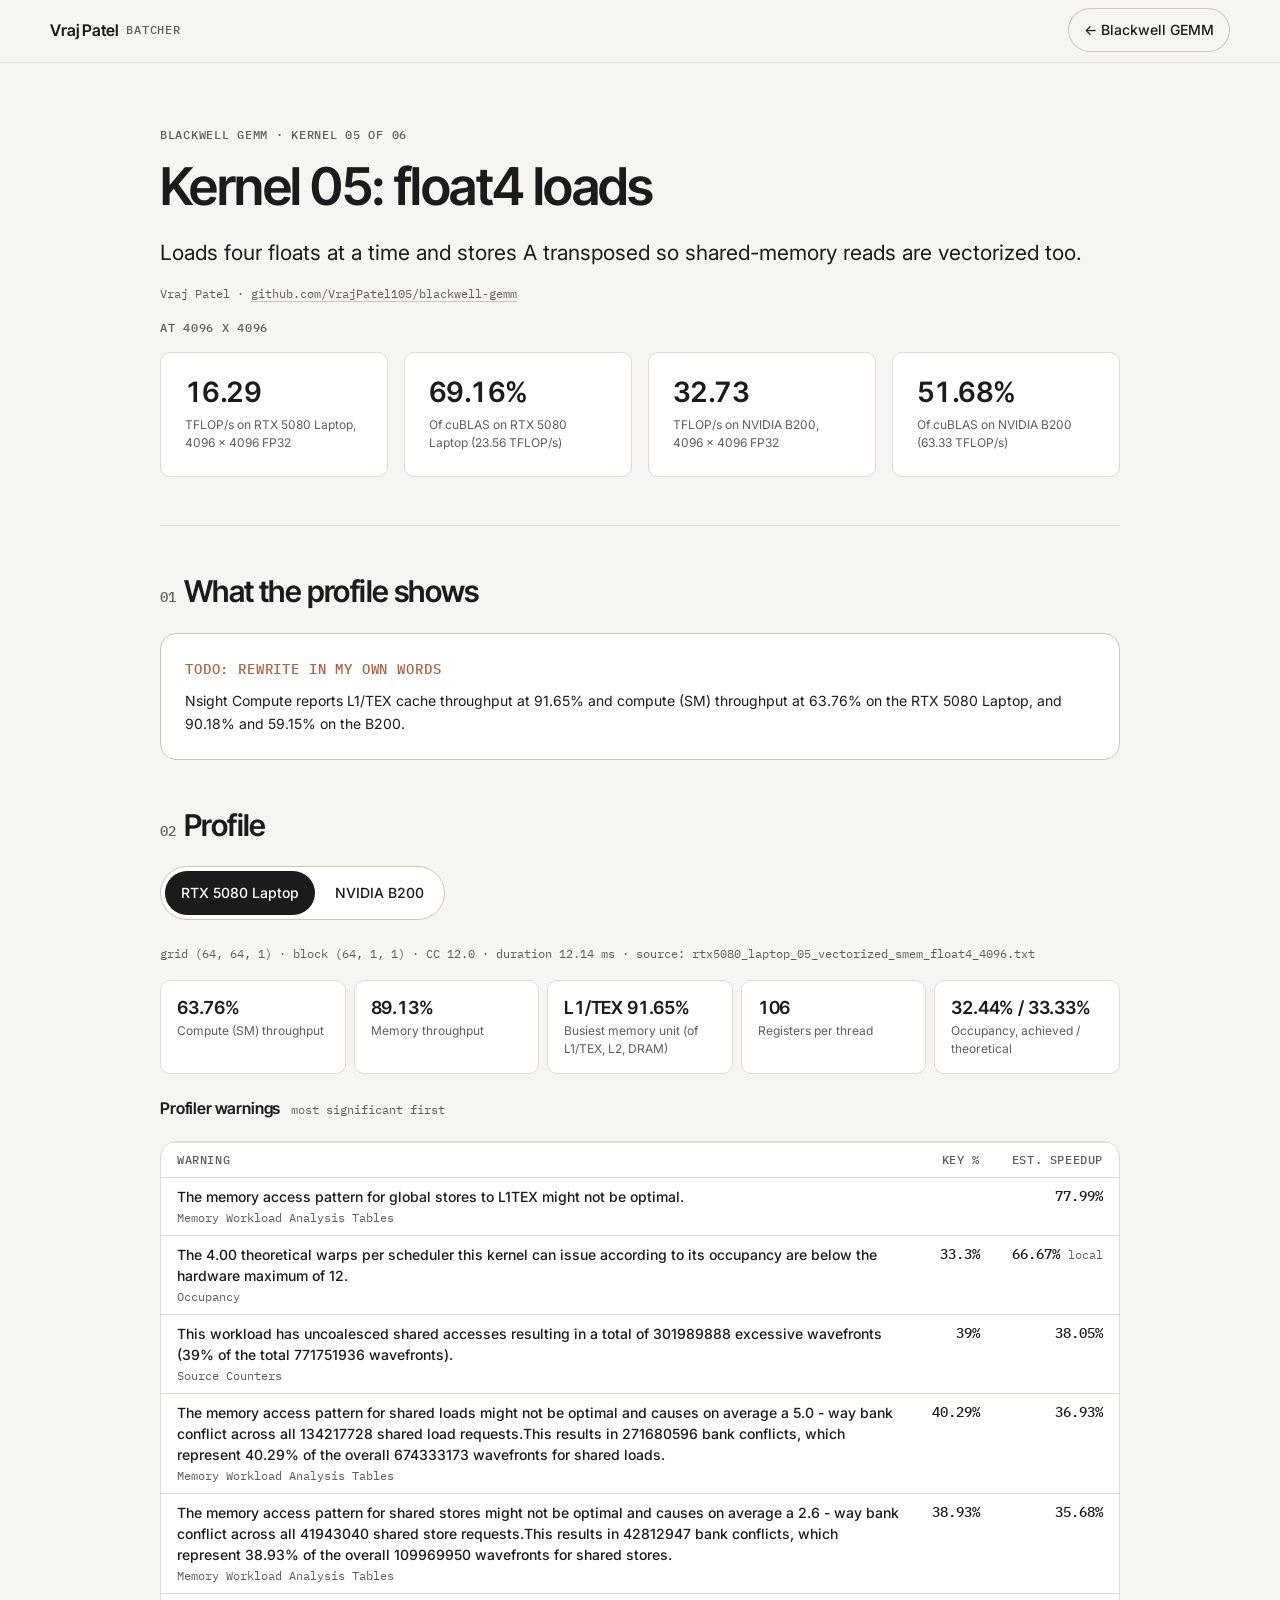
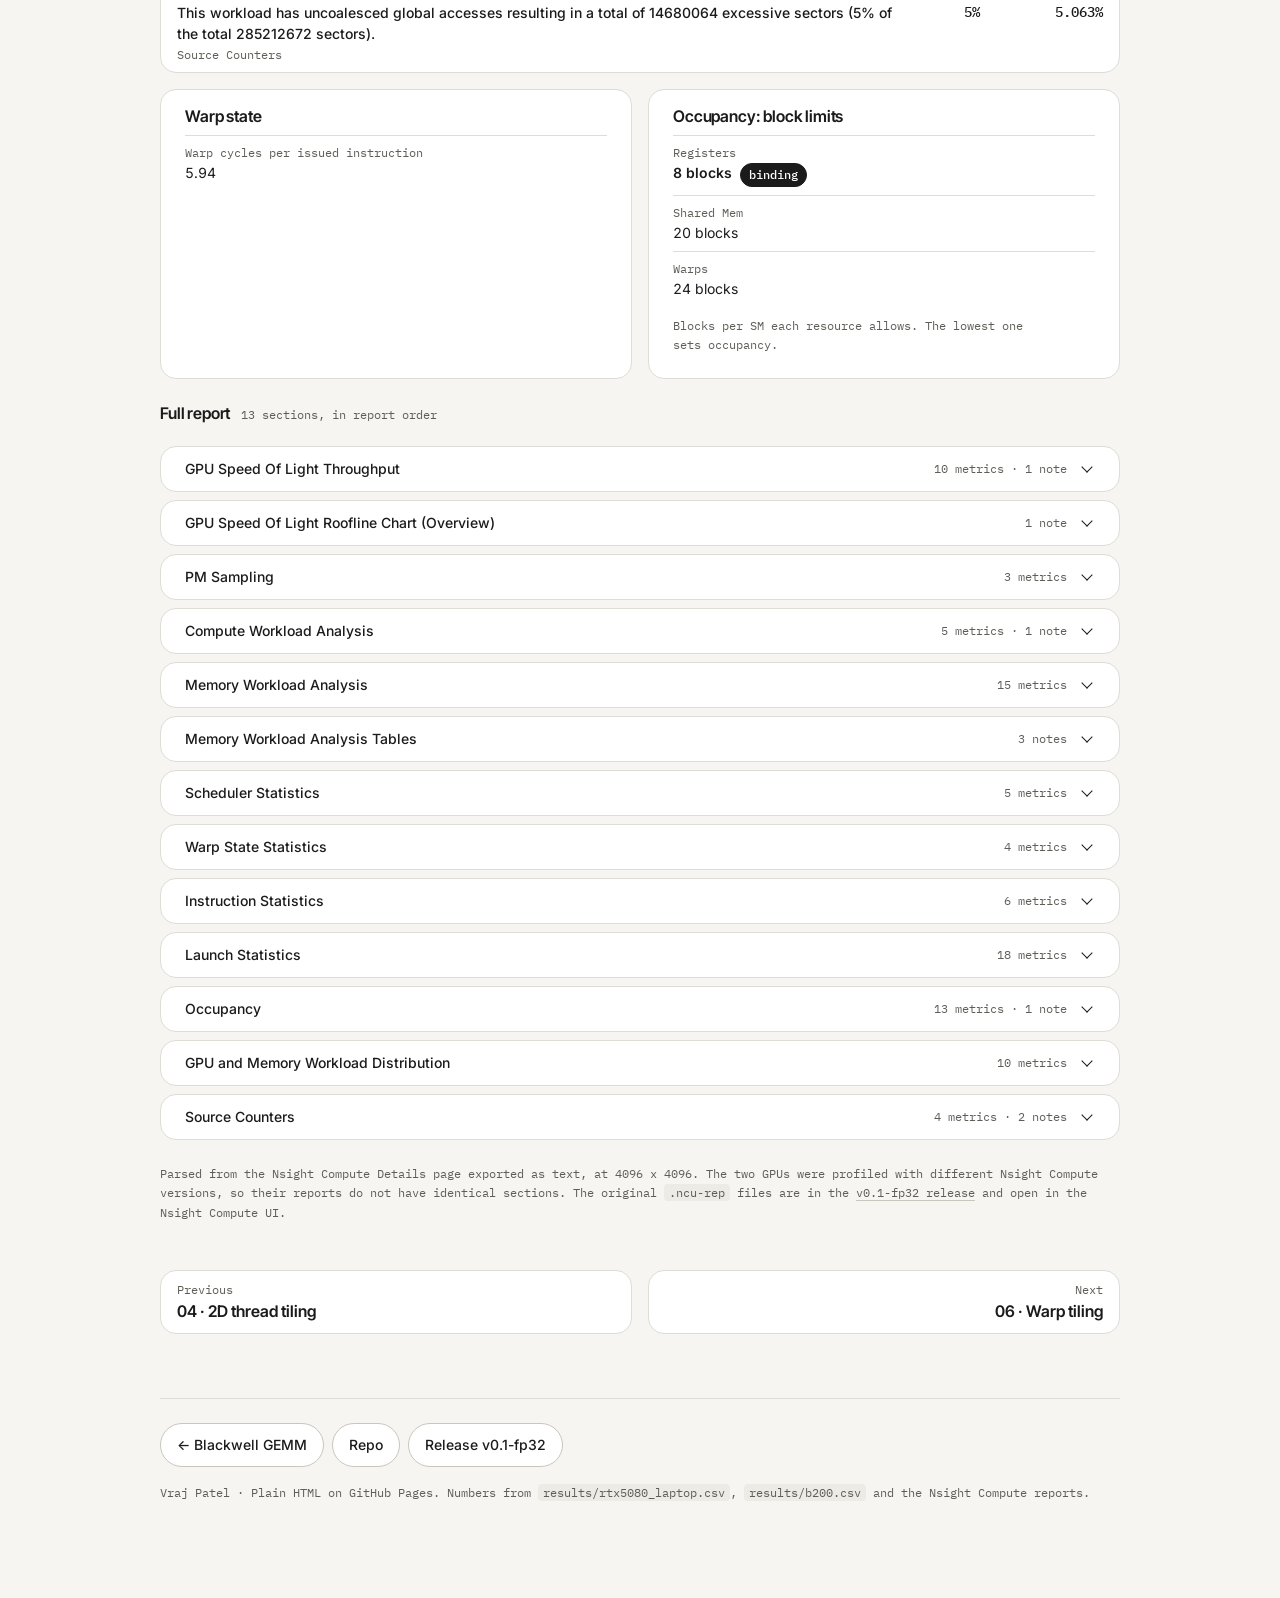
<file: blackwell-gemm/05-float4-loads/index.html>
<!doctype html>
<html lang="en" data-theme="light">
<head>
<meta charset="utf-8">
<meta name="viewport" content="width=device-width, initial-scale=1, viewport-fit=cover">
<title>Kernel 05: float4 loads · Blackwell GEMM — Vraj Patel</title>
<meta name="description" content="Kernel 05 of the blackwell-gemm FP32 SGEMM ladder: loads four floats at a time and stores A transposed so shared-memory reads are vectorized too. Results against cuBLAS and the Nsight Compute profile on an RTX 5080 Laptop GPU and an NVIDIA B200.">
<meta name="author" content="Vraj Patel">
<meta name="color-scheme" content="light">
<meta name="theme-color" content="#f6f5f1">
<link rel="canonical" href="https://vrajpatel105.github.io/blackwell-gemm/05-float4-loads/">
<meta property="og:type" content="article">
<meta property="og:site_name" content="Vraj Patel">
<meta property="og:title" content="Kernel 05: float4 loads · Blackwell GEMM">
<meta property="og:description" content="Loads four floats at a time and stores A transposed so shared-memory reads are vectorized too. Measured against cuBLAS and profiled with Nsight Compute on two GPUs.">
<meta property="og:url" content="https://vrajpatel105.github.io/blackwell-gemm/05-float4-loads/">
<meta name="twitter:card" content="summary">
<link rel="icon" type="image/svg+xml" href="data:image/svg+xml,%3Csvg xmlns='http://www.w3.org/2000/svg' viewBox='0 0 64 64'%3E%3Crect width='64' height='64' rx='14' fill='%231b1b1b'/%3E%3Ctext x='32' y='41' font-family='Inter,Helvetica,Arial,sans-serif' font-size='26' font-weight='700' letter-spacing='-1' text-anchor='middle' fill='%23f6f5f1'%3EVP%3C/text%3E%3C/svg%3E">
<link rel="preconnect" href="https://fonts.googleapis.com">
<link rel="preconnect" href="https://fonts.gstatic.com" crossorigin>
<link rel="stylesheet" href="https://fonts.googleapis.com/css2?family=IBM+Plex+Mono:wght@400;500&amp;family=Inter+Tight:wght@500;600&amp;family=Inter:wght@400;500;600&amp;display=swap">
<link rel="stylesheet" href="../../assets/post.css">
<link rel="stylesheet" href="../gemm.css">
</head>
<body>
<a class="skip" href="#main">Skip to content</a>

<header class="x-top">
  <div class="wrap x-toprow">
    <a class="x-brand" href="/">Vraj Patel <span>BATCHER</span></a>
    <a class="x-back" href="../">← Blackwell GEMM</a>
  </div>
  <div class="wrap x-prog" aria-hidden="true"><i id="prog"></i></div>
</header>

<main id="main" tabindex="-1">
<article class="post">

  <header class="post-head">
    <p class="eyebrow">Blackwell GEMM · Kernel 05 of 06</p>
    <h1>Kernel 05: float4 loads</h1>
    <p class="post-lede">Loads four floats at a time and stores A transposed so shared-memory reads are vectorized too.</p>
    <p class="post-meta">Vraj Patel · <a href="https://github.com/VrajPatel105/blackwell-gemm" target="_blank" rel="noopener">github.com/VrajPatel105/blackwell-gemm</a></p>
    <p class="eyebrow x-proof-label">At 4096 x 4096</p>
    <!-- gemm:bench -->
    <div class="x-proof x-proof--4">
      <div><b>16.29</b><small>TFLOP/s on RTX 5080 Laptop, 4096 x 4096 FP32</small></div>
      <div><b>69.16%</b><small>Of cuBLAS on RTX 5080 Laptop (23.56 TFLOP/s)</small></div>
      <div><b>32.73</b><small>TFLOP/s on NVIDIA B200, 4096 x 4096 FP32</small></div>
      <div><b>51.68%</b><small>Of cuBLAS on NVIDIA B200 (63.33 TFLOP/s)</small></div>
    </div>
    <!-- /gemm:bench -->
  </header>

  <section id="shows" aria-labelledby="h-shows">
    <h2 id="h-shows"><span class="n">01</span>What the profile shows</h2>
    <div class="flag g-todo">
      <p class="eyebrow">TODO: rewrite in my own words</p>
      <p>Nsight Compute reports L1/TEX cache throughput at 91.65% and compute (SM) throughput at 63.76% on the RTX 5080 Laptop, and 90.18% and 59.15% on the B200.</p>
    </div>
  </section>

  <section id="profile" aria-labelledby="h-profile">
    <h2 id="h-profile"><span class="n">02</span>Profile</h2>
    <!-- gemm:dashboard -->
    <div class="g-dash" data-gemm-dash>
    <div class="g-switch" role="tablist" aria-label="GPU" hidden>
      <button type="button" role="tab" id="t-rtx5080_laptop" aria-controls="p-rtx5080_laptop" aria-selected="true" data-gpu="rtx5080_laptop">RTX 5080 Laptop</button>
      <button type="button" role="tab" id="t-b200" aria-controls="p-b200" aria-selected="false" data-gpu="b200">NVIDIA B200</button>
    </div>
    <div class="g-panel" id="p-rtx5080_laptop" data-gpu="rtx5080_laptop" role="tabpanel" aria-labelledby="t-rtx5080_laptop">
      <h3 class="g-panel__h">RTX 5080 Laptop</h3>
      <p class="g-meta">grid (64, 64, 1) · block (64, 1, 1) · CC 12.0 · duration 12.14 ms · source: rtx5080_laptop_05_vectorized_smem_float4_4096.txt</p>
      <div class="g-tiles">
        <div><b>63.76%</b><small>Compute (SM) throughput</small></div>
        <div><b>89.13%</b><small>Memory throughput</small></div>
        <div><b>L1/TEX 91.65%</b><small>Busiest memory unit (of L1/TEX, L2, DRAM)</small></div>
        <div><b>106</b><small>Registers per thread</small></div>
        <div><b>32.44% / 33.33%</b><small>Occupancy, achieved / theoretical</small></div>
      </div>
      <h4>Profiler warnings <small>most significant first</small></h4>
      <div class="table-wrap">
        <table class="data g-warn">
          <thead><tr><th scope="col">Warning</th><th scope="col" class="num">Key %</th><th scope="col" class="num">Est. speedup</th></tr></thead>
          <tbody>
            <tr><th scope="row">The memory access pattern for global stores to L1TEX might not be optimal.<small>Memory Workload Analysis Tables</small></th><td class="num"></td><td class="num">77.99%</td></tr>
            <tr><th scope="row">The 4.00 theoretical warps per scheduler this kernel can issue according to its occupancy are below the hardware maximum of 12.<small>Occupancy</small></th><td class="num">33.3%</td><td class="num">66.67% <small>local</small></td></tr>
            <tr><th scope="row">This workload has uncoalesced shared accesses resulting in a total of 301989888 excessive wavefronts (39% of the total 771751936 wavefronts).<small>Source Counters</small></th><td class="num">39%</td><td class="num">38.05%</td></tr>
            <tr><th scope="row">The memory access pattern for shared loads might not be optimal and causes on average a 5.0 - way bank conflict across all 134217728 shared load requests.This results in 271680596 bank conflicts,  which represent 40.29% of the overall 674333173 wavefronts for shared loads.<small>Memory Workload Analysis Tables</small></th><td class="num">40.29%</td><td class="num">36.93%</td></tr>
            <tr><th scope="row">The memory access pattern for shared stores might not be optimal and causes on average a 2.6 - way bank conflict across all 41943040 shared store requests.This results in 42812947 bank conflicts,  which represent 38.93% of the overall 109969950 wavefronts for shared stores.<small>Memory Workload Analysis Tables</small></th><td class="num">38.93%</td><td class="num">35.68%</td></tr>
            <tr><th scope="row">This workload has uncoalesced global accesses resulting in a total of 14680064 excessive sectors (5% of the total 285212672 sectors).<small>Source Counters</small></th><td class="num">5%</td><td class="num">5.063%</td></tr>
          </tbody>
        </table>
      </div>
      <div class="g-two">
        <div class="g-box">
          <h4>Warp state</h4>
          <dl class="g-dl">
            <div><dt>Warp cycles per issued instruction</dt><dd>5.94</dd></div>
          </dl>
        </div>
        <div class="g-box">
          <h4>Occupancy: block limits</h4>
          <dl class="g-dl">
            <div class="is-binding"><dt>Registers</dt><dd>8 blocks <span class="g-chip">binding</span></dd></div>
            <div><dt>Shared Mem</dt><dd>20 blocks</dd></div>
            <div><dt>Warps</dt><dd>24 blocks</dd></div>
          </dl>
          <p class="g-fine">Blocks per SM each resource allows. The lowest one sets occupancy.</p>
        </div>
      </div>
      <h4>Full report <small>13 sections, in report order</small></h4>
      <div class="g-sections">
        <details>
          <summary>GPU Speed Of Light Throughput <small>10 metrics · 1 note</small></summary>
          <div class="details-body">
            <div class="table-wrap"><table class="data g-metrics"><thead><tr><th scope="col">Metric</th><th scope="col" class="num">Value</th></tr></thead><tbody>
              <tr><th scope="row">DRAM Frequency</th><td class="num">13.99 Ghz</td></tr>
              <tr><th scope="row">SM Frequency</th><td class="num">1.49 Ghz</td></tr>
              <tr><th scope="row">Elapsed Cycles</th><td class="num">18182551 cycle</td></tr>
              <tr><th scope="row">Memory Throughput</th><td class="num">89.13%</td></tr>
              <tr><th scope="row">DRAM Throughput</th><td class="num">14.32%</td></tr>
              <tr><th scope="row">Duration</th><td class="num">12.14 ms</td></tr>
              <tr><th scope="row">L1/TEX Cache Throughput</th><td class="num">91.65%</td></tr>
              <tr><th scope="row">L2 Cache Throughput</th><td class="num">42.05%</td></tr>
              <tr><th scope="row">SM Active Cycles</th><td class="num">17640335.93 cycle</td></tr>
              <tr><th scope="row">Compute (SM) Throughput</th><td class="num">63.76%</td></tr>
            </tbody></table></div>
            <p class="g-note"><span class="eyebrow">INF</span>This workload is utilizing greater than 80.0% of the available compute or memory performance of this device. To further improve performance, work will likely need to be shifted from the most utilized to another unit. Start by analyzing L1 in the Memory Workload Analysis section.</p>
          </div>
        </details>
        <details>
          <summary>GPU Speed Of Light Roofline Chart (Overview) <small>1 note</small></summary>
          <div class="details-body">
            <p class="g-note"><span class="eyebrow">INF</span>The ratio of peak float (FP32) to double (FP64) performance on this device is 64:1. The workload achieved 49% of this device&#x27;s FP32 peak performance and 0% of its FP64 peak performance. See the Profiling Guide (https://docs.nvidia.com/nsight-compute/ProfilingGuide/index.html#roofline) for more details on roofline analysis.</p>
          </div>
        </details>
        <details>
          <summary>PM Sampling <small>3 metrics</small></summary>
          <div class="details-body">
            <div class="table-wrap"><table class="data g-metrics"><thead><tr><th scope="col">Metric</th><th scope="col" class="num">Value</th></tr></thead><tbody>
              <tr><th scope="row">Maximum Buffer Size</th><td class="num">99.48 Mbyte</td></tr>
              <tr><th scope="row">Maximum Sampling Interval</th><td class="num">6 us</td></tr>
              <tr><th scope="row"># Pass Groups</th><td class="num">2</td></tr>
            </tbody></table></div>
          </div>
        </details>
        <details>
          <summary>Compute Workload Analysis <small>5 metrics · 1 note</small></summary>
          <div class="details-body">
            <div class="table-wrap"><table class="data g-metrics"><thead><tr><th scope="col">Metric</th><th scope="col" class="num">Value</th></tr></thead><tbody>
              <tr><th scope="row">Executed Ipc Active</th><td class="num">2.62 inst/cycle</td></tr>
              <tr><th scope="row">Executed Ipc Elapsed</th><td class="num">2.55 inst/cycle</td></tr>
              <tr><th scope="row">Issue Slots Busy</th><td class="num">63.76%</td></tr>
              <tr><th scope="row">Issued Ipc Active</th><td class="num">2.62 inst/cycle</td></tr>
              <tr><th scope="row">SM Busy</th><td class="num">63.76%</td></tr>
            </tbody></table></div>
            <p class="g-note"><span class="eyebrow">INF</span>Shared FMA Heavy is the highest-utilized pipeline (58.6%) based on elapsed cycles in the workload, taking into account the rates of its different instructions. It is a physical pipe and shared by the logical pipes FMA Heavy and ALU Lite. It&#x27;s dominated by its FMA Heavy sub-pipeline. It is well-utilized, but should not be a bottleneck. Based on the number of executed instructions, the highest utilized pipeline (54.1%) is Shared FMA Heavy. It can execute instructions from FMA. Comparing the two, the overall pipeline utilization appears to be caused by frequent, low-latency instructions. See the Profiling Guide (https://docs.nvidia.com/nsight-compute/ProfilingGuide/index.html#metrics-decoder) or hover over the pipeline name to understand the workloads handled by each pipeline. The Instruction Statistics section shows the mix of executed instructions for this workload. Check the Warp State Statistics section for which reasons cause warps to stall.</p>
          </div>
        </details>
        <details>
          <summary>Memory Workload Analysis <small>15 metrics</small></summary>
          <div class="details-body">
            <div class="table-wrap"><table class="data g-metrics"><thead><tr><th scope="col">Metric</th><th scope="col" class="num">Value</th></tr></thead><tbody>
              <tr><th scope="row">Local Memory Spilling Requests</th><td class="num">0</td></tr>
              <tr><th scope="row">Local Memory Spilling Request Overhead</th><td class="num">0%</td></tr>
              <tr><th scope="row">L2 Sector Promotion Misses</th><td class="num">0%</td></tr>
              <tr><th scope="row">Shared Memory Spilling Requests</th><td class="num">0</td></tr>
              <tr><th scope="row">Shared Memory Spilling Request Overhead</th><td class="num">0%</td></tr>
              <tr><th scope="row">Memory Throughput</th><td class="num">98.49 Gbyte/s</td></tr>
              <tr><th scope="row">Mem Busy</th><td class="num">89.13%</td></tr>
              <tr><th scope="row">Max Bandwidth</th><td class="num">44.06%</td></tr>
              <tr><th scope="row">L1/TEX Hit Rate</th><td class="num">7.08%</td></tr>
              <tr><th scope="row">L2 Persisting Size</th><td class="num">9.44 Mbyte</td></tr>
              <tr><th scope="row">L2 Compression Success Rate</th><td class="num">0%</td></tr>
              <tr><th scope="row">L2 Compression Ratio</th><td class="num">0</td></tr>
              <tr><th scope="row">L2 Compression Input Sectors</th><td class="num">0 sector</td></tr>
              <tr><th scope="row">L2 Hit Rate</th><td class="num">86.37%</td></tr>
              <tr><th scope="row">Mem Pipes Busy</th><td class="num">36.33%</td></tr>
            </tbody></table></div>
          </div>
        </details>
        <details>
          <summary>Memory Workload Analysis Tables <small>3 notes</small></summary>
          <div class="details-body">
            <p class="g-note"><span class="eyebrow">OPT · Est. Speedup: 77.99%</span>The memory access pattern for global stores to L1TEX might not be optimal. On average, only 4.0 of the 32 bytes transmitted per sector are utilized by each thread. This could possibly be caused by a stride between threads. Check the Source Counters section for uncoalesced global stores.</p>
            <p class="g-note"><span class="eyebrow">OPT · Est. Speedup: 36.93%</span>The memory access pattern for shared loads might not be optimal and causes on average a 5.0 - way bank conflict across all 134217728 shared load requests.This results in 271680596 bank conflicts,  which represent 40.29% of the overall 674333173 wavefronts for shared loads. Check the Source Counters section for uncoalesced shared loads.</p>
            <p class="g-note"><span class="eyebrow">OPT · Est. Speedup: 35.68%</span>The memory access pattern for shared stores might not be optimal and causes on average a 2.6 - way bank conflict across all 41943040 shared store requests.This results in 42812947 bank conflicts,  which represent 38.93% of the overall 109969950 wavefronts for shared stores. Check the Source Counters section for uncoalesced shared stores.</p>
          </div>
        </details>
        <details>
          <summary>Scheduler Statistics <small>5 metrics</small></summary>
          <div class="details-body">
            <div class="table-wrap"><table class="data g-metrics"><thead><tr><th scope="col">Metric</th><th scope="col" class="num">Value</th></tr></thead><tbody>
              <tr><th scope="row">One or More Eligible</th><td class="num">65.76%</td></tr>
              <tr><th scope="row">Issued Warp Per Scheduler</th><td class="num">0.66</td></tr>
              <tr><th scope="row">No Eligible</th><td class="num">34.24%</td></tr>
              <tr><th scope="row">Active Warps Per Scheduler</th><td class="num">3.91 warp</td></tr>
              <tr><th scope="row">Eligible Warps Per Scheduler</th><td class="num">1.67 warp</td></tr>
            </tbody></table></div>
          </div>
        </details>
        <details>
          <summary>Warp State Statistics <small>4 metrics</small></summary>
          <div class="details-body">
            <div class="table-wrap"><table class="data g-metrics"><thead><tr><th scope="col">Metric</th><th scope="col" class="num">Value</th></tr></thead><tbody>
              <tr><th scope="row">Warp Cycles Per Issued Instruction</th><td class="num">5.94 cycle</td></tr>
              <tr><th scope="row">Warp Cycles Per Executed Instruction</th><td class="num">5.94 cycle</td></tr>
              <tr><th scope="row">Avg. Active Threads Per Warp</th><td class="num">32</td></tr>
              <tr><th scope="row">Avg. Not Predicated Off Threads Per Warp</th><td class="num">32.00</td></tr>
            </tbody></table></div>
          </div>
        </details>
        <details>
          <summary>Instruction Statistics <small>6 metrics</small></summary>
          <div class="details-body">
            <div class="table-wrap"><table class="data g-metrics"><thead><tr><th scope="col">Metric</th><th scope="col" class="num">Value</th></tr></thead><tbody>
              <tr><th scope="row">Local Memory Spilling Requests</th><td class="num">0 byte</td></tr>
              <tr><th scope="row">Shared Memory Spilling Requests</th><td class="num">0 byte</td></tr>
              <tr><th scope="row">Avg. Executed Instructions Per Scheduler</th><td class="num">11566284.80 inst</td></tr>
              <tr><th scope="row">Executed Instructions</th><td class="num">2775908352 inst</td></tr>
              <tr><th scope="row">Avg. Issued Instructions Per Scheduler</th><td class="num">11566284.80 inst</td></tr>
              <tr><th scope="row">Issued Instructions</th><td class="num">2775908352 inst</td></tr>
            </tbody></table></div>
          </div>
        </details>
        <details>
          <summary>Launch Statistics <small>18 metrics</small></summary>
          <div class="details-body">
            <div class="table-wrap"><table class="data g-metrics"><thead><tr><th scope="col">Metric</th><th scope="col" class="num">Value</th></tr></thead><tbody>
              <tr><th scope="row">Block Size</th><td class="num">64</td></tr>
              <tr><th scope="row">Cluster Scheduling Policy</th><td class="num">PolicySpread</td></tr>
              <tr><th scope="row">Cluster Size</th><td class="num">0</td></tr>
              <tr><th scope="row">Function Cache Configuration</th><td class="num">CachePreferNone</td></tr>
              <tr><th scope="row">Grid Size</th><td class="num">4096</td></tr>
              <tr><th scope="row">Preferred Cluster Size</th><td class="num">0</td></tr>
              <tr><th scope="row">Registers Per Thread</th><td class="num">106 register/thread</td></tr>
              <tr><th scope="row">Shared Memory Configuration Size</th><td class="num">102.40 Kbyte</td></tr>
              <tr><th scope="row">Driver Shared Memory Per Block</th><td class="num">1.02 Kbyte/block</td></tr>
              <tr><th scope="row">Dynamic Shared Memory Per Block</th><td class="num">0 byte/block</td></tr>
              <tr><th scope="row">Static Shared Memory Per Block</th><td class="num">4.10 Kbyte/block</td></tr>
              <tr><th scope="row"># SMs</th><td class="num">60 SM</td></tr>
              <tr><th scope="row">Stack Size</th><td class="num">1024</td></tr>
              <tr><th scope="row">Threads</th><td class="num">262144 thread</td></tr>
              <tr><th scope="row"># TPCs</th><td class="num">30</td></tr>
              <tr><th scope="row">Enabled TPC IDs</th><td class="num">all</td></tr>
              <tr><th scope="row">Uses Green Context</th><td class="num">0</td></tr>
              <tr><th scope="row">Waves Per SM</th><td class="num">8.53</td></tr>
            </tbody></table></div>
          </div>
        </details>
        <details>
          <summary>Occupancy <small>13 metrics · 1 note</small></summary>
          <div class="details-body">
            <div class="table-wrap"><table class="data g-metrics"><thead><tr><th scope="col">Metric</th><th scope="col" class="num">Value</th></tr></thead><tbody>
              <tr><th scope="row">Max Active Clusters</th><td class="num">0 cluster</td></tr>
              <tr><th scope="row">Max Cluster Size</th><td class="num">8 block</td></tr>
              <tr><th scope="row">Overall GPU Occupancy</th><td class="num">0%</td></tr>
              <tr><th scope="row">Cluster Occupancy</th><td class="num">0%</td></tr>
              <tr><th scope="row">Block Limit Barriers</th><td class="num">24 block</td></tr>
              <tr><th scope="row">Block Limit SM</th><td class="num">24 block</td></tr>
              <tr><th scope="row">Block Limit Registers</th><td class="num">8 block</td></tr>
              <tr><th scope="row">Block Limit Shared Mem</th><td class="num">20 block</td></tr>
              <tr><th scope="row">Block Limit Warps</th><td class="num">24 block</td></tr>
              <tr><th scope="row">Theoretical Active Warps per SM</th><td class="num">16 warp</td></tr>
              <tr><th scope="row">Theoretical Occupancy</th><td class="num">33.33%</td></tr>
              <tr><th scope="row">Achieved Occupancy</th><td class="num">32.44%</td></tr>
              <tr><th scope="row">Achieved Active Warps Per SM</th><td class="num">15.57 warp</td></tr>
            </tbody></table></div>
            <p class="g-note"><span class="eyebrow">OPT · Est. Local Speedup: 66.67%</span>The 4.00 theoretical warps per scheduler this kernel can issue according to its occupancy are below the hardware maximum of 12. This kernel&#x27;s theoretical occupancy (33.3%) is limited by the number of required registers.</p>
          </div>
        </details>
        <details>
          <summary>GPU and Memory Workload Distribution <small>10 metrics</small></summary>
          <div class="details-body">
            <div class="table-wrap"><table class="data g-metrics"><thead><tr><th scope="col">Metric</th><th scope="col" class="num">Value</th></tr></thead><tbody>
              <tr><th scope="row">Average DRAM Active Cycles</th><td class="num">18687488 cycle</td></tr>
              <tr><th scope="row">Total DRAM Elapsed Cycles</th><td class="num">1358883840 cycle</td></tr>
              <tr><th scope="row">Average L1 Active Cycles</th><td class="num">17640335.93 cycle</td></tr>
              <tr><th scope="row">Total L1 Elapsed Cycles</th><td class="num">1088338830 cycle</td></tr>
              <tr><th scope="row">Average L2 Active Cycles</th><td class="num">16044579.04 cycle</td></tr>
              <tr><th scope="row">Total L2 Elapsed Cycles</th><td class="num">391497936 cycle</td></tr>
              <tr><th scope="row">Average SM Active Cycles</th><td class="num">17640335.93 cycle</td></tr>
              <tr><th scope="row">Total SM Elapsed Cycles</th><td class="num">1088338830 cycle</td></tr>
              <tr><th scope="row">Average SMSP Active Cycles</th><td class="num">17587485.87 cycle</td></tr>
              <tr><th scope="row">Total SMSP Elapsed Cycles</th><td class="num">4353355320 cycle</td></tr>
            </tbody></table></div>
          </div>
        </details>
        <details>
          <summary>Source Counters <small>4 metrics · 2 notes</small></summary>
          <div class="details-body">
            <div class="table-wrap"><table class="data g-metrics"><thead><tr><th scope="col">Metric</th><th scope="col" class="num">Value</th></tr></thead><tbody>
              <tr><th scope="row">Branch Instructions Ratio</th><td class="num">0.00%</td></tr>
              <tr><th scope="row">Branch Instructions</th><td class="num">12615680 inst</td></tr>
              <tr><th scope="row">Branch Efficiency</th><td class="num">100%</td></tr>
              <tr><th scope="row">Avg. Divergent Branches</th><td class="num">0 branches</td></tr>
            </tbody></table></div>
            <p class="g-note"><span class="eyebrow">OPT · Est. Speedup: 5.063%</span>This workload has uncoalesced global accesses resulting in a total of 14680064 excessive sectors (5% of the total 285212672 sectors). Check the L2 Theoretical Sectors Global Excessive table for the primary source locations. The CUDA Programming Guide (https://docs.nvidia.com/cuda/cuda-c-programming-guide/index.html#device-memory-accesses) has additional information on reducing uncoalesced device memory accesses.</p>
            <p class="g-note"><span class="eyebrow">OPT · Est. Speedup: 38.05%</span>This workload has uncoalesced shared accesses resulting in a total of 301989888 excessive wavefronts (39% of the total 771751936 wavefronts). Check the L1 Wavefronts Shared Excessive table for the primary source locations. The CUDA Best Practices Guide (https://docs.nvidia.com/cuda/cuda-c-best-practices-guide/index.html#shared-memory-in-matrix-multiplication-c -ab) has an example on optimizing shared memory accesses.</p>
          </div>
        </details>
      </div>
    </div>
    <div class="g-panel" id="p-b200" data-gpu="b200" role="tabpanel" aria-labelledby="t-b200">
      <h3 class="g-panel__h">NVIDIA B200</h3>
      <p class="g-meta">grid (64, 64, 1) · block (64, 1, 1) · CC 10.0 · duration 6.73 ms · source: b200_05_vectorized_smem_float4_4096.txt</p>
      <div class="g-tiles">
        <div><b>59.15%</b><small>Compute (SM) throughput</small></div>
        <div><b>81.87%</b><small>Memory throughput</small></div>
        <div><b>L1/TEX 90.18%</b><small>Busiest memory unit (of L1/TEX, L2, DRAM)</small></div>
        <div><b>113</b><small>Registers per thread</small></div>
        <div><b>23.52% / 25%</b><small>Occupancy, achieved / theoretical</small></div>
      </div>
      <h4>Profiler warnings <small>most significant first</small></h4>
      <div class="table-wrap">
        <table class="data g-warn">
          <thead><tr><th scope="col">Warning</th><th scope="col" class="num">Key %</th><th scope="col" class="num">Est. speedup</th></tr></thead>
          <tbody>
            <tr><th scope="row">The 4.00 theoretical warps per scheduler this kernel can issue according to its occupancy are below the hardware maximum of 16.<small>Occupancy</small></th><td class="num">25.0%</td><td class="num">75% <small>local</small></td></tr>
            <tr><th scope="row">The memory access pattern for global stores to L1TEX might not be optimal.<small>Memory Workload Analysis Tables</small></th><td class="num"></td><td class="num">71.64%</td></tr>
            <tr><th scope="row">The memory access pattern for shared loads might not be optimal and causes on average a 5.0 - way bank conflict across all 134217728 shared load requests.This results in 271007240 bank conflicts,  which represent 40.23% of the overall 673660424 wavefronts for shared loads.<small>Memory Workload Analysis Tables</small></th><td class="num">40.23%</td><td class="num">36.28%</td></tr>
            <tr><th scope="row">This kernel has uncoalesced shared accesses resulting in a total of 301989888 excessive wavefronts (39% of the total 771751936 wavefronts).<small>Source Counters</small></th><td class="num">39%</td><td class="num">35.52%</td></tr>
            <tr><th scope="row">The memory access pattern for shared stores might not be optimal and causes on average a 2.5 - way bank conflict across all 41943040 shared store requests.This results in 36639594 bank conflicts,  which represent 35.32% of the overall 103748458 wavefronts for shared stores.<small>Memory Workload Analysis Tables</small></th><td class="num">35.32%</td><td class="num">31.85%</td></tr>
            <tr><th scope="row">A wave of thread blocks is defined as the maximum number of blocks that can be executed in parallel on the target GPU.<small>Launch Statistics</small></th><td class="num">25.0%</td><td class="num">25%</td></tr>
            <tr><th scope="row">One or more SMSPs have a much lower number of active cycles than the average number of active cycles.<small>GPU and Memory Workload Distribution</small></th><td class="num">7.54%</td><td class="num">6.791%</td></tr>
            <tr><th scope="row">One or more SMs have a much lower number of active cycles than the average number of active cycles.<small>GPU and Memory Workload Distribution</small></th><td class="num">7.19%</td><td class="num">6.527%</td></tr>
            <tr><th scope="row">One or more L1 Slices have a much lower number of active cycles than the average number of active cycles.<small>GPU and Memory Workload Distribution</small></th><td class="num">7.19%</td><td class="num">6.527%</td></tr>
            <tr><th scope="row">This kernel has uncoalesced global accesses resulting in a total of 14680064 excessive sectors (5% of the total 285212672 sectors).<small>Source Counters</small></th><td class="num">5%</td><td class="num">4.844%</td></tr>
            <tr><th scope="row">Out of the 9567776.0 bytes sent to the L2 Compression unit only 0.00% were successfully compressed.<small>Memory Workload Analysis Chart</small></th><td class="num">0.00%</td><td class="num">0.6436%</td></tr>
          </tbody>
        </table>
      </div>
      <div class="g-two">
        <div class="g-box">
          <h4>Warp state</h4>
          <dl class="g-dl">
            <div><dt>Warp cycles per issued instruction</dt><dd>5.78</dd></div>
          </dl>
        </div>
        <div class="g-box">
          <h4>Occupancy: block limits</h4>
          <dl class="g-dl">
            <div class="is-binding"><dt>Registers</dt><dd>8 blocks <span class="g-chip">binding</span></dd></div>
            <div><dt>Shared Mem</dt><dd>20 blocks</dd></div>
            <div><dt>Warps</dt><dd>32 blocks</dd></div>
          </dl>
          <p class="g-fine">Blocks per SM each resource allows. The lowest one sets occupancy.</p>
        </div>
      </div>
      <h4>Full report <small>14 sections, in report order</small></h4>
      <div class="g-sections">
        <details>
          <summary>GPU Speed Of Light Throughput <small>10 metrics · 1 note</small></summary>
          <div class="details-body">
            <div class="table-wrap"><table class="data g-metrics"><thead><tr><th scope="col">Metric</th><th scope="col" class="num">Value</th></tr></thead><tbody>
              <tr><th scope="row">DRAM Frequency</th><td class="num">4.00 Ghz</td></tr>
              <tr><th scope="row">SM Frequency</th><td class="num">1.15 Ghz</td></tr>
              <tr><th scope="row">Elapsed Cycles</th><td class="num">7759313 cycle</td></tr>
              <tr><th scope="row">Memory Throughput</th><td class="num">81.87%</td></tr>
              <tr><th scope="row">DRAM Throughput</th><td class="num">0.88%</td></tr>
              <tr><th scope="row">Duration</th><td class="num">6.73 ms</td></tr>
              <tr><th scope="row">L1/TEX Cache Throughput</th><td class="num">90.18%</td></tr>
              <tr><th scope="row">L2 Cache Throughput</th><td class="num">8.95%</td></tr>
              <tr><th scope="row">SM Active Cycles</th><td class="num">7213068.20 cycle</td></tr>
              <tr><th scope="row">Compute (SM) Throughput</th><td class="num">59.15%</td></tr>
            </tbody></table></div>
            <p class="g-note"><span class="eyebrow">INF</span>This workload is utilizing greater than 80.0% of the available compute or memory performance of the device. To further improve performance, work will likely need to be shifted from the most utilized to another unit. Start by analyzing L1 in the Memory Workload Analysis section.</p>
          </div>
        </details>
        <details>
          <summary>GPU Speed Of Light Roofline Chart <small>1 note</small></summary>
          <div class="details-body">
            <p class="g-note"><span class="eyebrow">INF</span>The ratio of peak float (FP32) to double (FP64) performance on this device is 2:1. The workload achieved 46% of this device&#x27;s FP32 peak performance and 0% of its FP64 peak performance. See the Profiling Guide (https://docs.nvidia.com/nsight-compute/ProfilingGuide/index.html#roofline) for more details on roofline analysis.</p>
          </div>
        </details>
        <details>
          <summary>PM Sampling <small>3 metrics</small></summary>
          <div class="details-body">
            <div class="table-wrap"><table class="data g-metrics"><thead><tr><th scope="col">Metric</th><th scope="col" class="num">Value</th></tr></thead><tbody>
              <tr><th scope="row">Maximum Buffer Size</th><td class="num">106.63 Mbyte</td></tr>
              <tr><th scope="row">Maximum Sampling Interval</th><td class="num">2 us</td></tr>
              <tr><th scope="row"># Pass Groups</th><td class="num">1</td></tr>
            </tbody></table></div>
          </div>
        </details>
        <details>
          <summary>Compute Workload Analysis <small>5 metrics · 1 note</small></summary>
          <div class="details-body">
            <div class="table-wrap"><table class="data g-metrics"><thead><tr><th scope="col">Metric</th><th scope="col" class="num">Value</th></tr></thead><tbody>
              <tr><th scope="row">Executed Ipc Active</th><td class="num">2.61 inst/cycle</td></tr>
              <tr><th scope="row">Executed Ipc Elapsed</th><td class="num">2.37 inst/cycle</td></tr>
              <tr><th scope="row">Issue Slots Busy</th><td class="num">59.15%</td></tr>
              <tr><th scope="row">Issued Ipc Active</th><td class="num">2.61 inst/cycle</td></tr>
              <tr><th scope="row">SM Busy</th><td class="num">59.15%</td></tr>
            </tbody></table></div>
            <p class="g-note"><span class="eyebrow">INF</span>FMA is the highest-utilized pipeline (49.2%) based on elapsed cycles in the workload, taking into account the rates of its different instructions. It executes 32-bit floating point (FADD, FMUL, FMAD, ...) and integer (IMUL, IMAD) operations. It is well-utilized, but should not be a bottleneck.</p>
          </div>
        </details>
        <details>
          <summary>Memory Workload Analysis <small>12 metrics</small></summary>
          <div class="details-body">
            <div class="table-wrap"><table class="data g-metrics"><thead><tr><th scope="col">Metric</th><th scope="col" class="num">Value</th></tr></thead><tbody>
              <tr><th scope="row">Local Memory Spilling Requests</th><td class="num">0</td></tr>
              <tr><th scope="row">Local Memory Spilling Request Overhead</th><td class="num">0%</td></tr>
              <tr><th scope="row">Memory Throughput</th><td class="num">58.51 Gbyte/s</td></tr>
              <tr><th scope="row">Mem Busy</th><td class="num">81.87%</td></tr>
              <tr><th scope="row">Max Bandwidth</th><td class="num">40.41%</td></tr>
              <tr><th scope="row">L1/TEX Hit Rate</th><td class="num">20.33%</td></tr>
              <tr><th scope="row">L2 Persisting Size</th><td class="num">24.87 Mbyte</td></tr>
              <tr><th scope="row">L2 Compression Success Rate</th><td class="num">0%</td></tr>
              <tr><th scope="row">L2 Compression Ratio</th><td class="num">0%</td></tr>
              <tr><th scope="row">L2 Compression Input Sectors</th><td class="num">298993 sector</td></tr>
              <tr><th scope="row">L2 Hit Rate</th><td class="num">89.24%</td></tr>
              <tr><th scope="row">Mem Pipes Busy</th><td class="num">16.81%</td></tr>
            </tbody></table></div>
          </div>
        </details>
        <details>
          <summary>Memory Workload Analysis Chart <small>1 note</small></summary>
          <div class="details-body">
            <p class="g-note"><span class="eyebrow">OPT · Est. Speedup: 0.6436%</span>Out of the 9567776.0 bytes sent to the L2 Compression unit only 0.00% were successfully compressed. To increase this success rate, consider marking only those memory regions as compressible that contain the most zero values and/or expose the most homogeneous values.</p>
          </div>
        </details>
        <details>
          <summary>Memory Workload Analysis Tables <small>3 notes</small></summary>
          <div class="details-body">
            <p class="g-note"><span class="eyebrow">OPT · Est. Speedup: 71.64%</span>The memory access pattern for global stores to L1TEX might not be optimal. On average, only 4.0 of the 32 bytes transmitted per sector are utilized by each thread. This could possibly be caused by a stride between threads. Check the Source Counters section for uncoalesced global stores.</p>
            <p class="g-note"><span class="eyebrow">OPT · Est. Speedup: 36.28%</span>The memory access pattern for shared loads might not be optimal and causes on average a 5.0 - way bank conflict across all 134217728 shared load requests.This results in 271007240 bank conflicts,  which represent 40.23% of the overall 673660424 wavefronts for shared loads. Check the Source Counters section for uncoalesced shared loads.</p>
            <p class="g-note"><span class="eyebrow">OPT · Est. Speedup: 31.85%</span>The memory access pattern for shared stores might not be optimal and causes on average a 2.5 - way bank conflict across all 41943040 shared store requests.This results in 36639594 bank conflicts,  which represent 35.32% of the overall 103748458 wavefronts for shared stores. Check the Source Counters section for uncoalesced shared stores.</p>
          </div>
        </details>
        <details>
          <summary>Scheduler Statistics <small>5 metrics</small></summary>
          <div class="details-body">
            <div class="table-wrap"><table class="data g-metrics"><thead><tr><th scope="col">Metric</th><th scope="col" class="num">Value</th></tr></thead><tbody>
              <tr><th scope="row">One or More Eligible</th><td class="num">65.66%</td></tr>
              <tr><th scope="row">Issued Warp Per Scheduler</th><td class="num">0.66</td></tr>
              <tr><th scope="row">No Eligible</th><td class="num">34.34%</td></tr>
              <tr><th scope="row">Active Warps Per Scheduler</th><td class="num">3.79 warp</td></tr>
              <tr><th scope="row">Eligible Warps Per Scheduler</th><td class="num">1.52 warp</td></tr>
            </tbody></table></div>
          </div>
        </details>
        <details>
          <summary>Warp State Statistics <small>4 metrics</small></summary>
          <div class="details-body">
            <div class="table-wrap"><table class="data g-metrics"><thead><tr><th scope="col">Metric</th><th scope="col" class="num">Value</th></tr></thead><tbody>
              <tr><th scope="row">Warp Cycles Per Issued Instruction</th><td class="num">5.78 cycle</td></tr>
              <tr><th scope="row">Warp Cycles Per Executed Instruction</th><td class="num">5.78 cycle</td></tr>
              <tr><th scope="row">Avg. Active Threads Per Warp</th><td class="num">32</td></tr>
              <tr><th scope="row">Avg. Not Predicated Off Threads Per Warp</th><td class="num">31.99</td></tr>
            </tbody></table></div>
          </div>
        </details>
        <details>
          <summary>Instruction Statistics <small>4 metrics</small></summary>
          <div class="details-body">
            <div class="table-wrap"><table class="data g-metrics"><thead><tr><th scope="col">Metric</th><th scope="col" class="num">Value</th></tr></thead><tbody>
              <tr><th scope="row">Avg. Executed Instructions Per Scheduler</th><td class="num">4700007.78 inst</td></tr>
              <tr><th scope="row">Executed Instructions</th><td class="num">2782404608 inst</td></tr>
              <tr><th scope="row">Avg. Issued Instructions Per Scheduler</th><td class="num">4700007.78 inst</td></tr>
              <tr><th scope="row">Issued Instructions</th><td class="num">2782404608 inst</td></tr>
            </tbody></table></div>
          </div>
        </details>
        <details>
          <summary>Launch Statistics <small>18 metrics · 1 note</small></summary>
          <div class="details-body">
            <div class="table-wrap"><table class="data g-metrics"><thead><tr><th scope="col">Metric</th><th scope="col" class="num">Value</th></tr></thead><tbody>
              <tr><th scope="row">Block Size</th><td class="num">64</td></tr>
              <tr><th scope="row">Cluster Scheduling Policy</th><td class="num">PolicySpread</td></tr>
              <tr><th scope="row">Cluster Size</th><td class="num">0</td></tr>
              <tr><th scope="row">Function Cache Configuration</th><td class="num">CachePreferNone</td></tr>
              <tr><th scope="row">Grid Size</th><td class="num">4096</td></tr>
              <tr><th scope="row">Preferred Cluster Size</th><td class="num">0</td></tr>
              <tr><th scope="row">Registers Per Thread</th><td class="num">113 register/thread</td></tr>
              <tr><th scope="row">Shared Memory Configuration Size</th><td class="num">102.40 Kbyte</td></tr>
              <tr><th scope="row">Driver Shared Memory Per Block</th><td class="num">1.02 Kbyte/block</td></tr>
              <tr><th scope="row">Dynamic Shared Memory Per Block</th><td class="num">0 byte/block</td></tr>
              <tr><th scope="row">Static Shared Memory Per Block</th><td class="num">4.10 Kbyte/block</td></tr>
              <tr><th scope="row"># SMs</th><td class="num">148 SM</td></tr>
              <tr><th scope="row">Stack Size</th><td class="num">1024</td></tr>
              <tr><th scope="row">Threads</th><td class="num">262144 thread</td></tr>
              <tr><th scope="row"># TPCs</th><td class="num">74</td></tr>
              <tr><th scope="row">Enabled TPC IDs</th><td class="num">all</td></tr>
              <tr><th scope="row">Uses Green Context</th><td class="num">0</td></tr>
              <tr><th scope="row">Waves Per SM</th><td class="num">3.46</td></tr>
            </tbody></table></div>
            <p class="g-note"><span class="eyebrow">OPT · Est. Speedup: 25%</span>A wave of thread blocks is defined as the maximum number of blocks that can be executed in parallel on the target GPU. The number of blocks in a wave depends on the number of multiprocessors and the theoretical occupancy of the kernel. This kernel launch results in 3 full waves and a partial wave of 545 thread blocks. Under the assumption of a uniform execution duration of all thread blocks, this partial wave may account for up to 25.0% of the total runtime of this kernel. Try launching a grid with no partial wave. The overall impact of this tail effect also lessens with the number of full waves executed for a grid. See the Hardware Model (https://docs.nvidia.com/nsight-compute/ProfilingGuide/index.html#metrics-hw-model) description for more details on launch configurations.</p>
          </div>
        </details>
        <details>
          <summary>Occupancy <small>13 metrics · 1 note</small></summary>
          <div class="details-body">
            <div class="table-wrap"><table class="data g-metrics"><thead><tr><th scope="col">Metric</th><th scope="col" class="num">Value</th></tr></thead><tbody>
              <tr><th scope="row">Max Active Clusters</th><td class="num">0 cluster</td></tr>
              <tr><th scope="row">Max Cluster Size</th><td class="num">8 block</td></tr>
              <tr><th scope="row">Overall GPU Occupancy</th><td class="num">0%</td></tr>
              <tr><th scope="row">Cluster Occupancy</th><td class="num">0%</td></tr>
              <tr><th scope="row">Block Limit Barriers</th><td class="num">32 block</td></tr>
              <tr><th scope="row">Block Limit SM</th><td class="num">32 block</td></tr>
              <tr><th scope="row">Block Limit Registers</th><td class="num">8 block</td></tr>
              <tr><th scope="row">Block Limit Shared Mem</th><td class="num">20 block</td></tr>
              <tr><th scope="row">Block Limit Warps</th><td class="num">32 block</td></tr>
              <tr><th scope="row">Theoretical Active Warps per SM</th><td class="num">16 warp</td></tr>
              <tr><th scope="row">Theoretical Occupancy</th><td class="num">25%</td></tr>
              <tr><th scope="row">Achieved Occupancy</th><td class="num">23.52%</td></tr>
              <tr><th scope="row">Achieved Active Warps Per SM</th><td class="num">15.06 warp</td></tr>
            </tbody></table></div>
            <p class="g-note"><span class="eyebrow">OPT · Est. Local Speedup: 75%</span>The 4.00 theoretical warps per scheduler this kernel can issue according to its occupancy are below the hardware maximum of 16. This kernel&#x27;s theoretical occupancy (25.0%) is limited by the number of required registers.</p>
          </div>
        </details>
        <details>
          <summary>GPU and Memory Workload Distribution <small>10 metrics · 3 notes</small></summary>
          <div class="details-body">
            <div class="table-wrap"><table class="data g-metrics"><thead><tr><th scope="col">Metric</th><th scope="col" class="num">Value</th></tr></thead><tbody>
              <tr><th scope="row">Average DRAM Active Cycles</th><td class="num">192316.75 cycle</td></tr>
              <tr><th scope="row">Total DRAM Elapsed Cycles</th><td class="num">1721454848 cycle</td></tr>
              <tr><th scope="row">Average L1 Active Cycles</th><td class="num">7213068.20 cycle</td></tr>
              <tr><th scope="row">Total L1 Elapsed Cycles</th><td class="num">1175959000 cycle</td></tr>
              <tr><th scope="row">Average L2 Active Cycles</th><td class="num">7316058.38 cycle</td></tr>
              <tr><th scope="row">Total L2 Elapsed Cycles</th><td class="num">1430508736 cycle</td></tr>
              <tr><th scope="row">Average SM Active Cycles</th><td class="num">7213068.20 cycle</td></tr>
              <tr><th scope="row">Total SM Elapsed Cycles</th><td class="num">1175959000 cycle</td></tr>
              <tr><th scope="row">Average SMSP Active Cycles</th><td class="num">7158009.59 cycle</td></tr>
              <tr><th scope="row">Total SMSP Elapsed Cycles</th><td class="num">4703836000 cycle</td></tr>
            </tbody></table></div>
            <p class="g-note"><span class="eyebrow">OPT · Est. Speedup: 6.527%</span>One or more SMs have a much lower number of active cycles than the average number of active cycles. Maximum instance value is 7.19% above the average, while the minimum instance value is 15.31% below the average.</p>
            <p class="g-note"><span class="eyebrow">OPT · Est. Speedup: 6.791%</span>One or more SMSPs have a much lower number of active cycles than the average number of active cycles. Maximum instance value is 7.54% above the average, while the minimum instance value is 14.86% below the average.</p>
            <p class="g-note"><span class="eyebrow">OPT · Est. Speedup: 6.527%</span>One or more L1 Slices have a much lower number of active cycles than the average number of active cycles. Maximum instance value is 7.19% above the average, while the minimum instance value is 15.31% below the average.</p>
          </div>
        </details>
        <details>
          <summary>Source Counters <small>4 metrics · 2 notes</small></summary>
          <div class="details-body">
            <div class="table-wrap"><table class="data g-metrics"><thead><tr><th scope="col">Metric</th><th scope="col" class="num">Value</th></tr></thead><tbody>
              <tr><th scope="row">Branch Instructions Ratio</th><td class="num">0.00%</td></tr>
              <tr><th scope="row">Branch Instructions</th><td class="num">12615680 inst</td></tr>
              <tr><th scope="row">Branch Efficiency</th><td class="num">100%</td></tr>
              <tr><th scope="row">Avg. Divergent Branches</th><td class="num">0 branches</td></tr>
            </tbody></table></div>
            <p class="g-note"><span class="eyebrow">OPT · Est. Speedup: 4.844%</span>This kernel has uncoalesced global accesses resulting in a total of 14680064 excessive sectors (5% of the total 285212672 sectors). Check the L2 Theoretical Sectors Global Excessive table for the primary source locations. The CUDA Programming Guide (https://docs.nvidia.com/cuda/cuda-c-programming-guide/index.html#device-memory-accesses) has additional information on reducing uncoalesced device memory accesses.</p>
            <p class="g-note"><span class="eyebrow">OPT · Est. Speedup: 35.52%</span>This kernel has uncoalesced shared accesses resulting in a total of 301989888 excessive wavefronts (39% of the total 771751936 wavefronts). Check the L1 Wavefronts Shared Excessive table for the primary source locations. The CUDA Best Practices Guide (https://docs.nvidia.com/cuda/cuda-c-best-practices-guide/index.html#shared-memory-in-matrix-multiplication-c -ab) has an example on optimizing shared memory accesses.</p>
          </div>
        </details>
      </div>
    </div>
    <p class="g-fine">Parsed from the Nsight Compute Details page exported as text, at 4096 x 4096. The two GPUs were profiled with different Nsight Compute versions, so their reports do not have identical sections. The original <code>.ncu-rep</code> files are in the <a href="https://github.com/VrajPatel105/blackwell-gemm/releases/tag/v0.1-fp32" target="_blank" rel="noopener">v0.1-fp32 release</a> and open in the Nsight Compute UI.</p>
  </div>
    <!-- /gemm:dashboard -->
  </section>

  <!-- gemm:pager -->
    <nav class="g-pager" aria-label="Kernels">
      <a class="g-pager__prev" href="../04-2d-thread-tiling/" rel="prev"><small>Previous</small>04 · 2D thread tiling</a>
      <a class="g-pager__next" href="../06-warp-tiling/" rel="next"><small>Next</small>06 · Warp tiling</a>
    </nav>
    <!-- /gemm:pager -->

  <footer class="post-foot">
    <div class="btns">
      <a class="btn" href="../">← Blackwell GEMM</a>
      <a class="btn" href="https://github.com/VrajPatel105/blackwell-gemm" target="_blank" rel="noopener">Repo<span class="vh">: blackwell-gemm</span></a>
      <a class="btn" href="https://github.com/VrajPatel105/blackwell-gemm/releases/tag/v0.1-fp32" target="_blank" rel="noopener">Release v0.1-fp32<span class="vh">: Nsight report files</span></a>
    </div>
    <p>Vraj Patel · Plain HTML on GitHub Pages. Numbers from <code>results/rtx5080_laptop.csv</code>, <code>results/b200.csv</code> and the Nsight Compute reports.</p>
  </footer>

</article>
</main>
<script src="../gemm.js"></script>
<script src="../../assets/post.js"></script>
</body>
</html>
</file>
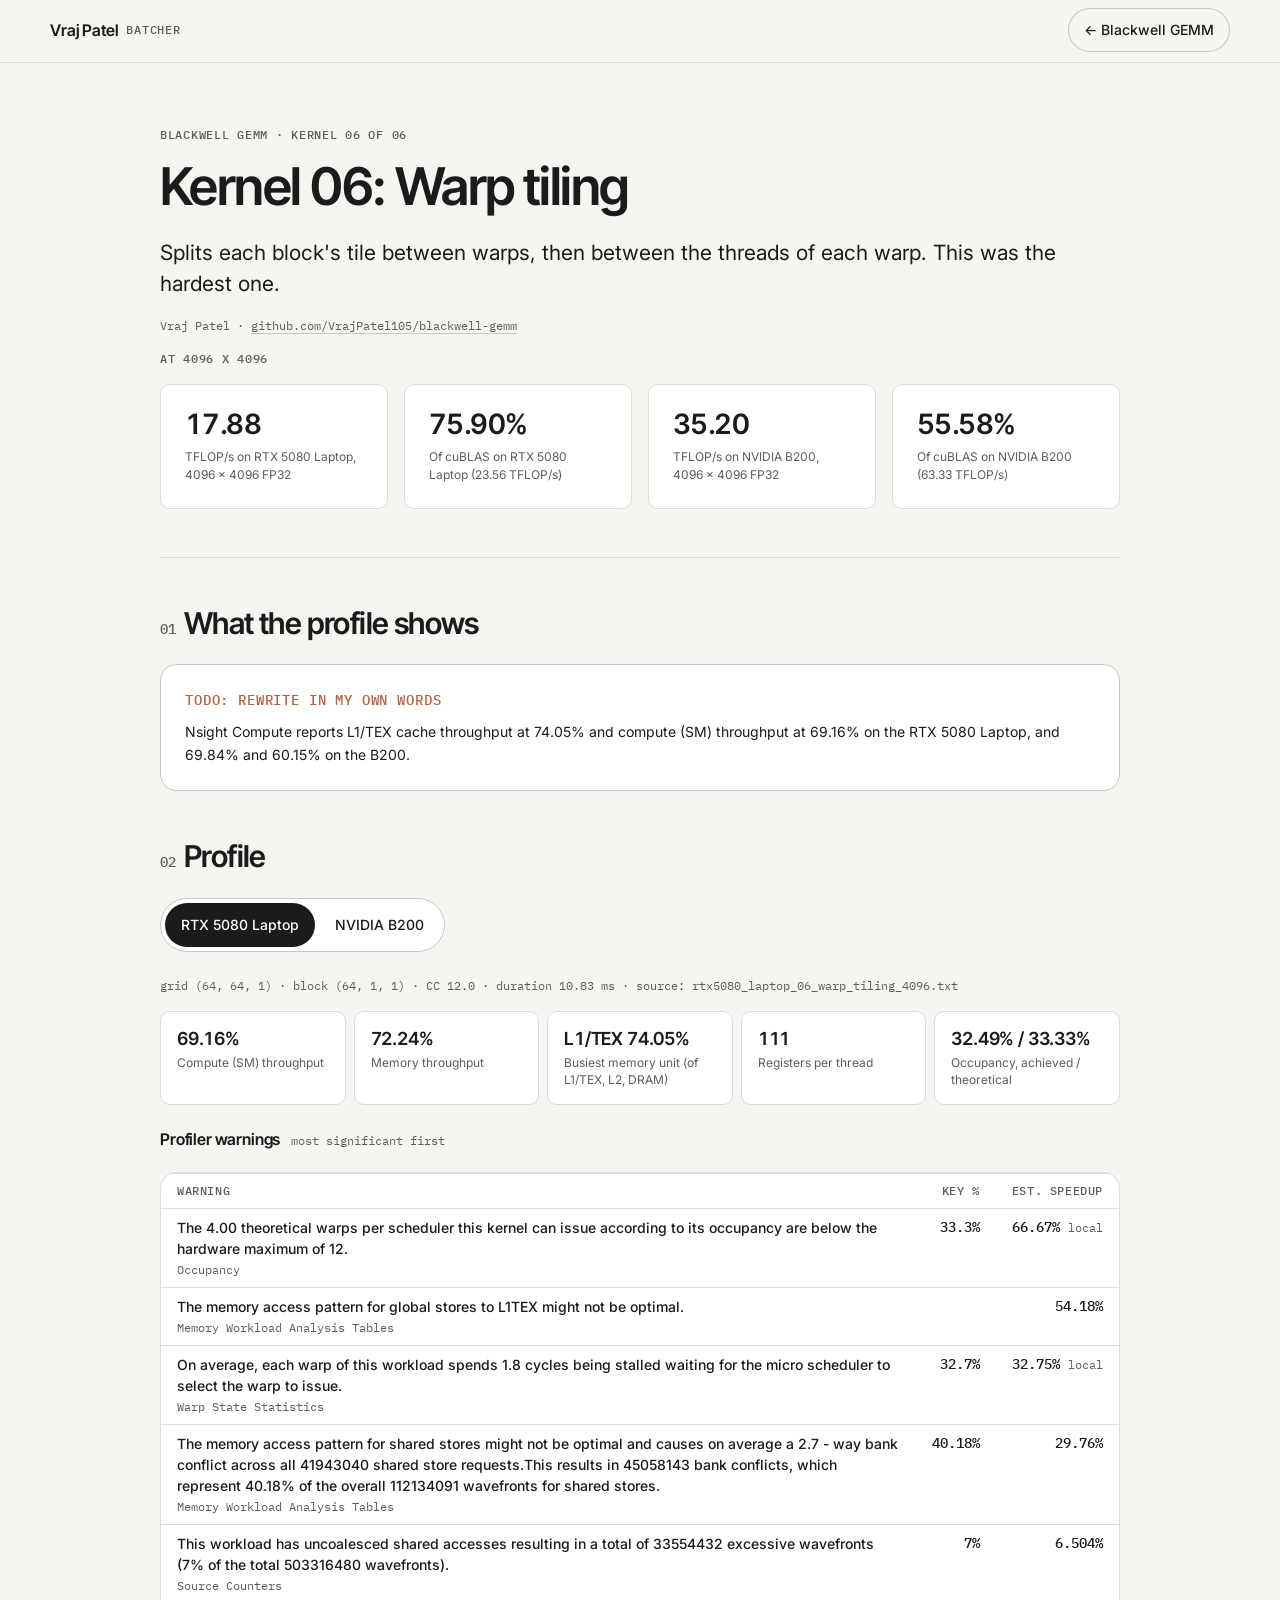
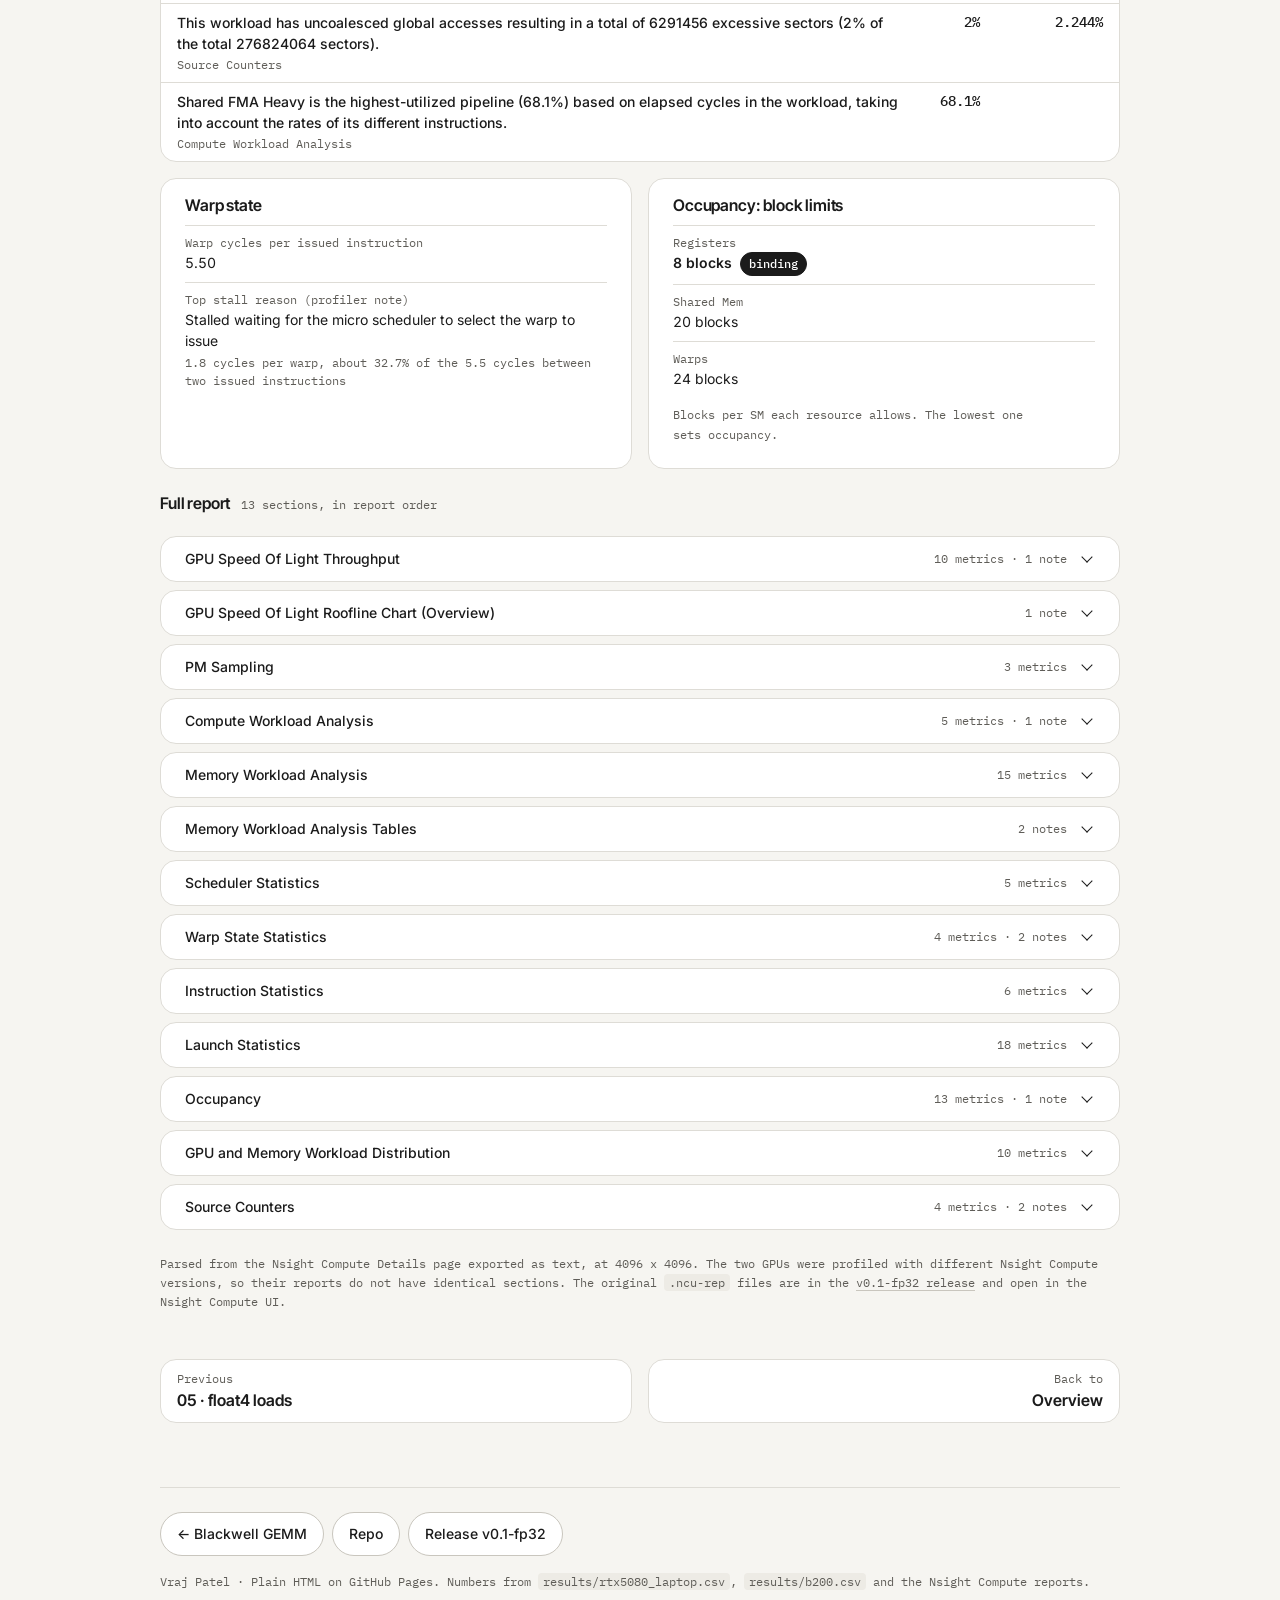
<file: blackwell-gemm/06-warp-tiling/index.html>
<!doctype html>
<html lang="en" data-theme="light">
<head>
<meta charset="utf-8">
<meta name="viewport" content="width=device-width, initial-scale=1, viewport-fit=cover">
<title>Kernel 06: Warp tiling · Blackwell GEMM — Vraj Patel</title>
<meta name="description" content="Kernel 06 of the blackwell-gemm FP32 SGEMM ladder: splits each block's tile between warps, then between the threads of each warp. This was the hardest one. Results against cuBLAS and the Nsight Compute profile on an RTX 5080 Laptop GPU and an NVIDIA B200.">
<meta name="author" content="Vraj Patel">
<meta name="color-scheme" content="light">
<meta name="theme-color" content="#f6f5f1">
<link rel="canonical" href="https://vrajpatel105.github.io/blackwell-gemm/06-warp-tiling/">
<meta property="og:type" content="article">
<meta property="og:site_name" content="Vraj Patel">
<meta property="og:title" content="Kernel 06: Warp tiling · Blackwell GEMM">
<meta property="og:description" content="Splits each block's tile between warps, then between the threads of each warp. This was the hardest one. Measured against cuBLAS and profiled with Nsight Compute on two GPUs.">
<meta property="og:url" content="https://vrajpatel105.github.io/blackwell-gemm/06-warp-tiling/">
<meta name="twitter:card" content="summary">
<link rel="icon" type="image/svg+xml" href="data:image/svg+xml,%3Csvg xmlns='http://www.w3.org/2000/svg' viewBox='0 0 64 64'%3E%3Crect width='64' height='64' rx='14' fill='%231b1b1b'/%3E%3Ctext x='32' y='41' font-family='Inter,Helvetica,Arial,sans-serif' font-size='26' font-weight='700' letter-spacing='-1' text-anchor='middle' fill='%23f6f5f1'%3EVP%3C/text%3E%3C/svg%3E">
<link rel="preconnect" href="https://fonts.googleapis.com">
<link rel="preconnect" href="https://fonts.gstatic.com" crossorigin>
<link rel="stylesheet" href="https://fonts.googleapis.com/css2?family=IBM+Plex+Mono:wght@400;500&amp;family=Inter+Tight:wght@500;600&amp;family=Inter:wght@400;500;600&amp;display=swap">
<link rel="stylesheet" href="../../assets/post.css">
<link rel="stylesheet" href="../gemm.css">
</head>
<body>
<a class="skip" href="#main">Skip to content</a>

<header class="x-top">
  <div class="wrap x-toprow">
    <a class="x-brand" href="/">Vraj Patel <span>BATCHER</span></a>
    <a class="x-back" href="../">← Blackwell GEMM</a>
  </div>
  <div class="wrap x-prog" aria-hidden="true"><i id="prog"></i></div>
</header>

<main id="main" tabindex="-1">
<article class="post">

  <header class="post-head">
    <p class="eyebrow">Blackwell GEMM · Kernel 06 of 06</p>
    <h1>Kernel 06: Warp tiling</h1>
    <p class="post-lede">Splits each block's tile between warps, then between the threads of each warp. This was the hardest one.</p>
    <p class="post-meta">Vraj Patel · <a href="https://github.com/VrajPatel105/blackwell-gemm" target="_blank" rel="noopener">github.com/VrajPatel105/blackwell-gemm</a></p>
    <p class="eyebrow x-proof-label">At 4096 x 4096</p>
    <!-- gemm:bench -->
    <div class="x-proof x-proof--4">
      <div><b>17.88</b><small>TFLOP/s on RTX 5080 Laptop, 4096 x 4096 FP32</small></div>
      <div><b>75.90%</b><small>Of cuBLAS on RTX 5080 Laptop (23.56 TFLOP/s)</small></div>
      <div><b>35.20</b><small>TFLOP/s on NVIDIA B200, 4096 x 4096 FP32</small></div>
      <div><b>55.58%</b><small>Of cuBLAS on NVIDIA B200 (63.33 TFLOP/s)</small></div>
    </div>
    <!-- /gemm:bench -->
  </header>

  <section id="shows" aria-labelledby="h-shows">
    <h2 id="h-shows"><span class="n">01</span>What the profile shows</h2>
    <div class="flag g-todo">
      <p class="eyebrow">TODO: rewrite in my own words</p>
      <p>Nsight Compute reports L1/TEX cache throughput at 74.05% and compute (SM) throughput at 69.16% on the RTX 5080 Laptop, and 69.84% and 60.15% on the B200.</p>
    </div>
  </section>

  <section id="profile" aria-labelledby="h-profile">
    <h2 id="h-profile"><span class="n">02</span>Profile</h2>
    <!-- gemm:dashboard -->
    <div class="g-dash" data-gemm-dash>
    <div class="g-switch" role="tablist" aria-label="GPU" hidden>
      <button type="button" role="tab" id="t-rtx5080_laptop" aria-controls="p-rtx5080_laptop" aria-selected="true" data-gpu="rtx5080_laptop">RTX 5080 Laptop</button>
      <button type="button" role="tab" id="t-b200" aria-controls="p-b200" aria-selected="false" data-gpu="b200">NVIDIA B200</button>
    </div>
    <div class="g-panel" id="p-rtx5080_laptop" data-gpu="rtx5080_laptop" role="tabpanel" aria-labelledby="t-rtx5080_laptop">
      <h3 class="g-panel__h">RTX 5080 Laptop</h3>
      <p class="g-meta">grid (64, 64, 1) · block (64, 1, 1) · CC 12.0 · duration 10.83 ms · source: rtx5080_laptop_06_warp_tiling_4096.txt</p>
      <div class="g-tiles">
        <div><b>69.16%</b><small>Compute (SM) throughput</small></div>
        <div><b>72.24%</b><small>Memory throughput</small></div>
        <div><b>L1/TEX 74.05%</b><small>Busiest memory unit (of L1/TEX, L2, DRAM)</small></div>
        <div><b>111</b><small>Registers per thread</small></div>
        <div><b>32.49% / 33.33%</b><small>Occupancy, achieved / theoretical</small></div>
      </div>
      <h4>Profiler warnings <small>most significant first</small></h4>
      <div class="table-wrap">
        <table class="data g-warn">
          <thead><tr><th scope="col">Warning</th><th scope="col" class="num">Key %</th><th scope="col" class="num">Est. speedup</th></tr></thead>
          <tbody>
            <tr><th scope="row">The 4.00 theoretical warps per scheduler this kernel can issue according to its occupancy are below the hardware maximum of 12.<small>Occupancy</small></th><td class="num">33.3%</td><td class="num">66.67% <small>local</small></td></tr>
            <tr><th scope="row">The memory access pattern for global stores to L1TEX might not be optimal.<small>Memory Workload Analysis Tables</small></th><td class="num"></td><td class="num">54.18%</td></tr>
            <tr><th scope="row">On average, each warp of this workload spends 1.8 cycles being stalled waiting for the micro scheduler to select the warp to issue.<small>Warp State Statistics</small></th><td class="num">32.7%</td><td class="num">32.75% <small>local</small></td></tr>
            <tr><th scope="row">The memory access pattern for shared stores might not be optimal and causes on average a 2.7 - way bank conflict across all 41943040 shared store requests.This results in 45058143 bank conflicts,  which represent 40.18% of the overall 112134091 wavefronts for shared stores.<small>Memory Workload Analysis Tables</small></th><td class="num">40.18%</td><td class="num">29.76%</td></tr>
            <tr><th scope="row">This workload has uncoalesced shared accesses resulting in a total of 33554432 excessive wavefronts (7% of the total 503316480 wavefronts).<small>Source Counters</small></th><td class="num">7%</td><td class="num">6.504%</td></tr>
            <tr><th scope="row">This workload has uncoalesced global accesses resulting in a total of 6291456 excessive sectors (2% of the total 276824064 sectors).<small>Source Counters</small></th><td class="num">2%</td><td class="num">2.244%</td></tr>
            <tr><th scope="row">Shared FMA Heavy is the highest-utilized pipeline (68.1%) based on elapsed cycles in the workload, taking into account the rates of its different instructions.<small>Compute Workload Analysis</small></th><td class="num">68.1%</td><td class="num"></td></tr>
          </tbody>
        </table>
      </div>
      <div class="g-two">
        <div class="g-box">
          <h4>Warp state</h4>
          <dl class="g-dl">
            <div><dt>Warp cycles per issued instruction</dt><dd>5.50</dd></div>
            <div><dt>Top stall reason (profiler note)</dt><dd>Stalled waiting for the micro scheduler to select the warp to issue<small>1.8 cycles per warp, about 32.7% of the 5.5 cycles between two issued instructions</small></dd></div>
          </dl>
        </div>
        <div class="g-box">
          <h4>Occupancy: block limits</h4>
          <dl class="g-dl">
            <div class="is-binding"><dt>Registers</dt><dd>8 blocks <span class="g-chip">binding</span></dd></div>
            <div><dt>Shared Mem</dt><dd>20 blocks</dd></div>
            <div><dt>Warps</dt><dd>24 blocks</dd></div>
          </dl>
          <p class="g-fine">Blocks per SM each resource allows. The lowest one sets occupancy.</p>
        </div>
      </div>
      <h4>Full report <small>13 sections, in report order</small></h4>
      <div class="g-sections">
        <details>
          <summary>GPU Speed Of Light Throughput <small>10 metrics · 1 note</small></summary>
          <div class="details-body">
            <div class="table-wrap"><table class="data g-metrics"><thead><tr><th scope="col">Metric</th><th scope="col" class="num">Value</th></tr></thead><tbody>
              <tr><th scope="row">DRAM Frequency</th><td class="num">13.99 Ghz</td></tr>
              <tr><th scope="row">SM Frequency</th><td class="num">1.49 Ghz</td></tr>
              <tr><th scope="row">Elapsed Cycles</th><td class="num">16210515 cycle</td></tr>
              <tr><th scope="row">Memory Throughput</th><td class="num">72.24%</td></tr>
              <tr><th scope="row">DRAM Throughput</th><td class="num">16.14%</td></tr>
              <tr><th scope="row">Duration</th><td class="num">10.83 ms</td></tr>
              <tr><th scope="row">L1/TEX Cache Throughput</th><td class="num">74.05%</td></tr>
              <tr><th scope="row">L2 Cache Throughput</th><td class="num">47.05%</td></tr>
              <tr><th scope="row">SM Active Cycles</th><td class="num">15771657.28 cycle</td></tr>
              <tr><th scope="row">Compute (SM) Throughput</th><td class="num">69.16%</td></tr>
            </tbody></table></div>
            <p class="g-note"><span class="eyebrow">INF</span>Compute and Memory are well-balanced: To reduce runtime, both computation and memory traffic must be reduced. Check both the Compute Workload Analysis and Memory Workload Analysis sections.</p>
          </div>
        </details>
        <details>
          <summary>GPU Speed Of Light Roofline Chart (Overview) <small>1 note</small></summary>
          <div class="details-body">
            <p class="g-note"><span class="eyebrow">INF</span>The ratio of peak float (FP32) to double (FP64) performance on this device is 64:1. The workload achieved 55% of this device&#x27;s FP32 peak performance and 0% of its FP64 peak performance. See the Profiling Guide (https://docs.nvidia.com/nsight-compute/ProfilingGuide/index.html#roofline) for more details on roofline analysis.</p>
          </div>
        </details>
        <details>
          <summary>PM Sampling <small>3 metrics</small></summary>
          <div class="details-body">
            <div class="table-wrap"><table class="data g-metrics"><thead><tr><th scope="col">Metric</th><th scope="col" class="num">Value</th></tr></thead><tbody>
              <tr><th scope="row">Maximum Buffer Size</th><td class="num">99.48 Mbyte</td></tr>
              <tr><th scope="row">Maximum Sampling Interval</th><td class="num">6 us</td></tr>
              <tr><th scope="row"># Pass Groups</th><td class="num">2</td></tr>
            </tbody></table></div>
          </div>
        </details>
        <details>
          <summary>Compute Workload Analysis <small>5 metrics · 1 note</small></summary>
          <div class="details-body">
            <div class="table-wrap"><table class="data g-metrics"><thead><tr><th scope="col">Metric</th><th scope="col" class="num">Value</th></tr></thead><tbody>
              <tr><th scope="row">Executed Ipc Active</th><td class="num">2.84 inst/cycle</td></tr>
              <tr><th scope="row">Executed Ipc Elapsed</th><td class="num">2.77 inst/cycle</td></tr>
              <tr><th scope="row">Issue Slots Busy</th><td class="num">69.16%</td></tr>
              <tr><th scope="row">Issued Ipc Active</th><td class="num">2.84 inst/cycle</td></tr>
              <tr><th scope="row">SM Busy</th><td class="num">69.16%</td></tr>
            </tbody></table></div>
            <p class="g-note"><span class="eyebrow">OPT</span>Shared FMA Heavy is the highest-utilized pipeline (68.1%) based on elapsed cycles in the workload, taking into account the rates of its different instructions. It is a physical pipe and shared by the logical pipes FMA Heavy and ALU Lite. It&#x27;s dominated by its FMA Heavy sub-pipeline. The pipeline is well-utilized, but might become a bottleneck if more work is added. Based on the number of executed instructions, the highest utilized pipeline (61.5%) is Shared FMA Heavy. It can execute instructions from FMA. Comparing the two, the overall pipeline utilization appears to be caused by frequent, low-latency instructions. See the Profiling Guide (https://docs.nvidia.com/nsight-compute/ProfilingGuide/index.html#metrics-decoder) or hover over the pipeline name to understand the workloads handled by each pipeline. The Instruction Statistics section shows the mix of executed instructions for this workload. Check the Warp State Statistics section for which reasons cause warps to stall.</p>
          </div>
        </details>
        <details>
          <summary>Memory Workload Analysis <small>15 metrics</small></summary>
          <div class="details-body">
            <div class="table-wrap"><table class="data g-metrics"><thead><tr><th scope="col">Metric</th><th scope="col" class="num">Value</th></tr></thead><tbody>
              <tr><th scope="row">Local Memory Spilling Requests</th><td class="num">0</td></tr>
              <tr><th scope="row">Local Memory Spilling Request Overhead</th><td class="num">0%</td></tr>
              <tr><th scope="row">L2 Sector Promotion Misses</th><td class="num">0%</td></tr>
              <tr><th scope="row">Shared Memory Spilling Requests</th><td class="num">0</td></tr>
              <tr><th scope="row">Shared Memory Spilling Request Overhead</th><td class="num">0%</td></tr>
              <tr><th scope="row">Memory Throughput</th><td class="num">111.03 Gbyte/s</td></tr>
              <tr><th scope="row">Mem Busy</th><td class="num">72.24%</td></tr>
              <tr><th scope="row">Max Bandwidth</th><td class="num">49.60%</td></tr>
              <tr><th scope="row">L1/TEX Hit Rate</th><td class="num">4.05%</td></tr>
              <tr><th scope="row">L2 Persisting Size</th><td class="num">9.44 Mbyte</td></tr>
              <tr><th scope="row">L2 Compression Success Rate</th><td class="num">0%</td></tr>
              <tr><th scope="row">L2 Compression Ratio</th><td class="num">0</td></tr>
              <tr><th scope="row">L2 Compression Input Sectors</th><td class="num">0 sector</td></tr>
              <tr><th scope="row">L2 Hit Rate</th><td class="num">85.73%</td></tr>
              <tr><th scope="row">Mem Pipes Busy</th><td class="num">40.75%</td></tr>
            </tbody></table></div>
          </div>
        </details>
        <details>
          <summary>Memory Workload Analysis Tables <small>2 notes</small></summary>
          <div class="details-body">
            <p class="g-note"><span class="eyebrow">OPT · Est. Speedup: 54.18%</span>The memory access pattern for global stores to L1TEX might not be optimal. On average, only 8.0 of the 32 bytes transmitted per sector are utilized by each thread. This could possibly be caused by a stride between threads. Check the Source Counters section for uncoalesced global stores.</p>
            <p class="g-note"><span class="eyebrow">OPT · Est. Speedup: 29.76%</span>The memory access pattern for shared stores might not be optimal and causes on average a 2.7 - way bank conflict across all 41943040 shared store requests.This results in 45058143 bank conflicts,  which represent 40.18% of the overall 112134091 wavefronts for shared stores. Check the Source Counters section for uncoalesced shared stores.</p>
          </div>
        </details>
        <details>
          <summary>Scheduler Statistics <small>5 metrics</small></summary>
          <div class="details-body">
            <div class="table-wrap"><table class="data g-metrics"><thead><tr><th scope="col">Metric</th><th scope="col" class="num">Value</th></tr></thead><tbody>
              <tr><th scope="row">One or More Eligible</th><td class="num">71.06%</td></tr>
              <tr><th scope="row">Issued Warp Per Scheduler</th><td class="num">0.71</td></tr>
              <tr><th scope="row">No Eligible</th><td class="num">28.94%</td></tr>
              <tr><th scope="row">Active Warps Per Scheduler</th><td class="num">3.91 warp</td></tr>
              <tr><th scope="row">Eligible Warps Per Scheduler</th><td class="num">1.99 warp</td></tr>
            </tbody></table></div>
          </div>
        </details>
        <details>
          <summary>Warp State Statistics <small>4 metrics · 2 notes</small></summary>
          <div class="details-body">
            <div class="table-wrap"><table class="data g-metrics"><thead><tr><th scope="col">Metric</th><th scope="col" class="num">Value</th></tr></thead><tbody>
              <tr><th scope="row">Warp Cycles Per Issued Instruction</th><td class="num">5.50 cycle</td></tr>
              <tr><th scope="row">Warp Cycles Per Executed Instruction</th><td class="num">5.50 cycle</td></tr>
              <tr><th scope="row">Avg. Active Threads Per Warp</th><td class="num">32</td></tr>
              <tr><th scope="row">Avg. Not Predicated Off Threads Per Warp</th><td class="num">32.00</td></tr>
            </tbody></table></div>
            <p class="g-note"><span class="eyebrow">OPT · Est. Local Speedup: 32.75%</span>On average, each warp of this workload spends 1.8 cycles being stalled waiting for the micro scheduler to select the warp to issue. Not selected warps are eligible warps that were not picked by the scheduler to issue that cycle as another warp was selected. A high number of not selected warps typically means you have sufficient warps to cover warp latencies and you may consider reducing the number of active warps to possibly increase cache coherence and data locality. This stall type represents about 32.7% of the total average of 5.5 cycles between issuing two instructions.</p>
            <p class="g-note"><span class="eyebrow">INF</span>Check the Warp Stall Sampling (All Samples) table for the top stall locations in your source based on sampling data. The Profiling Guide (https://docs.nvidia.com/nsight-compute/ProfilingGuide/index.html#metrics-reference) provides more details on each stall reason.</p>
          </div>
        </details>
        <details>
          <summary>Instruction Statistics <small>6 metrics</small></summary>
          <div class="details-body">
            <div class="table-wrap"><table class="data g-metrics"><thead><tr><th scope="col">Metric</th><th scope="col" class="num">Value</th></tr></thead><tbody>
              <tr><th scope="row">Local Memory Spilling Requests</th><td class="num">0 byte</td></tr>
              <tr><th scope="row">Shared Memory Spilling Requests</th><td class="num">0 byte</td></tr>
              <tr><th scope="row">Avg. Executed Instructions Per Scheduler</th><td class="num">11181090.13 inst</td></tr>
              <tr><th scope="row">Executed Instructions</th><td class="num">2683461632 inst</td></tr>
              <tr><th scope="row">Avg. Issued Instructions Per Scheduler</th><td class="num">11181090.13 inst</td></tr>
              <tr><th scope="row">Issued Instructions</th><td class="num">2683461632 inst</td></tr>
            </tbody></table></div>
          </div>
        </details>
        <details>
          <summary>Launch Statistics <small>18 metrics</small></summary>
          <div class="details-body">
            <div class="table-wrap"><table class="data g-metrics"><thead><tr><th scope="col">Metric</th><th scope="col" class="num">Value</th></tr></thead><tbody>
              <tr><th scope="row">Block Size</th><td class="num">64</td></tr>
              <tr><th scope="row">Cluster Scheduling Policy</th><td class="num">PolicySpread</td></tr>
              <tr><th scope="row">Cluster Size</th><td class="num">0</td></tr>
              <tr><th scope="row">Function Cache Configuration</th><td class="num">CachePreferNone</td></tr>
              <tr><th scope="row">Grid Size</th><td class="num">4096</td></tr>
              <tr><th scope="row">Preferred Cluster Size</th><td class="num">0</td></tr>
              <tr><th scope="row">Registers Per Thread</th><td class="num">111 register/thread</td></tr>
              <tr><th scope="row">Shared Memory Configuration Size</th><td class="num">102.40 Kbyte</td></tr>
              <tr><th scope="row">Driver Shared Memory Per Block</th><td class="num">1.02 Kbyte/block</td></tr>
              <tr><th scope="row">Dynamic Shared Memory Per Block</th><td class="num">0 byte/block</td></tr>
              <tr><th scope="row">Static Shared Memory Per Block</th><td class="num">4.10 Kbyte/block</td></tr>
              <tr><th scope="row"># SMs</th><td class="num">60 SM</td></tr>
              <tr><th scope="row">Stack Size</th><td class="num">1024</td></tr>
              <tr><th scope="row">Threads</th><td class="num">262144 thread</td></tr>
              <tr><th scope="row"># TPCs</th><td class="num">30</td></tr>
              <tr><th scope="row">Enabled TPC IDs</th><td class="num">all</td></tr>
              <tr><th scope="row">Uses Green Context</th><td class="num">0</td></tr>
              <tr><th scope="row">Waves Per SM</th><td class="num">8.53</td></tr>
            </tbody></table></div>
          </div>
        </details>
        <details>
          <summary>Occupancy <small>13 metrics · 1 note</small></summary>
          <div class="details-body">
            <div class="table-wrap"><table class="data g-metrics"><thead><tr><th scope="col">Metric</th><th scope="col" class="num">Value</th></tr></thead><tbody>
              <tr><th scope="row">Max Active Clusters</th><td class="num">0 cluster</td></tr>
              <tr><th scope="row">Max Cluster Size</th><td class="num">8 block</td></tr>
              <tr><th scope="row">Overall GPU Occupancy</th><td class="num">0%</td></tr>
              <tr><th scope="row">Cluster Occupancy</th><td class="num">0%</td></tr>
              <tr><th scope="row">Block Limit Barriers</th><td class="num">24 block</td></tr>
              <tr><th scope="row">Block Limit SM</th><td class="num">24 block</td></tr>
              <tr><th scope="row">Block Limit Registers</th><td class="num">8 block</td></tr>
              <tr><th scope="row">Block Limit Shared Mem</th><td class="num">20 block</td></tr>
              <tr><th scope="row">Block Limit Warps</th><td class="num">24 block</td></tr>
              <tr><th scope="row">Theoretical Active Warps per SM</th><td class="num">16 warp</td></tr>
              <tr><th scope="row">Theoretical Occupancy</th><td class="num">33.33%</td></tr>
              <tr><th scope="row">Achieved Occupancy</th><td class="num">32.49%</td></tr>
              <tr><th scope="row">Achieved Active Warps Per SM</th><td class="num">15.59 warp</td></tr>
            </tbody></table></div>
            <p class="g-note"><span class="eyebrow">OPT · Est. Local Speedup: 66.67%</span>The 4.00 theoretical warps per scheduler this kernel can issue according to its occupancy are below the hardware maximum of 12. This kernel&#x27;s theoretical occupancy (33.3%) is limited by the number of required registers.</p>
          </div>
        </details>
        <details>
          <summary>GPU and Memory Workload Distribution <small>10 metrics</small></summary>
          <div class="details-body">
            <div class="table-wrap"><table class="data g-metrics"><thead><tr><th scope="col">Metric</th><th scope="col" class="num">Value</th></tr></thead><tbody>
              <tr><th scope="row">Average DRAM Active Cycles</th><td class="num">18786052 cycle</td></tr>
              <tr><th scope="row">Total DRAM Elapsed Cycles</th><td class="num">1211820032 cycle</td></tr>
              <tr><th scope="row">Average L1 Active Cycles</th><td class="num">15771657.28 cycle</td></tr>
              <tr><th scope="row">Total L1 Elapsed Cycles</th><td class="num">970018490 cycle</td></tr>
              <tr><th scope="row">Average L2 Active Cycles</th><td class="num">14364087.71 cycle</td></tr>
              <tr><th scope="row">Total L2 Elapsed Cycles</th><td class="num">349101816 cycle</td></tr>
              <tr><th scope="row">Average SM Active Cycles</th><td class="num">15771657.28 cycle</td></tr>
              <tr><th scope="row">Total SM Elapsed Cycles</th><td class="num">970018490 cycle</td></tr>
              <tr><th scope="row">Average SMSP Active Cycles</th><td class="num">15735297.68 cycle</td></tr>
              <tr><th scope="row">Total SMSP Elapsed Cycles</th><td class="num">3880073960 cycle</td></tr>
            </tbody></table></div>
          </div>
        </details>
        <details>
          <summary>Source Counters <small>4 metrics · 2 notes</small></summary>
          <div class="details-body">
            <div class="table-wrap"><table class="data g-metrics"><thead><tr><th scope="col">Metric</th><th scope="col" class="num">Value</th></tr></thead><tbody>
              <tr><th scope="row">Branch Instructions Ratio</th><td class="num">0.00%</td></tr>
              <tr><th scope="row">Branch Instructions</th><td class="num">4227072 inst</td></tr>
              <tr><th scope="row">Branch Efficiency</th><td class="num">100%</td></tr>
              <tr><th scope="row">Avg. Divergent Branches</th><td class="num">0 branches</td></tr>
            </tbody></table></div>
            <p class="g-note"><span class="eyebrow">OPT · Est. Speedup: 2.244%</span>This workload has uncoalesced global accesses resulting in a total of 6291456 excessive sectors (2% of the total 276824064 sectors). Check the L2 Theoretical Sectors Global Excessive table for the primary source locations. The CUDA Programming Guide (https://docs.nvidia.com/cuda/cuda-c-programming-guide/index.html#device-memory-accesses) has additional information on reducing uncoalesced device memory accesses.</p>
            <p class="g-note"><span class="eyebrow">OPT · Est. Speedup: 6.504%</span>This workload has uncoalesced shared accesses resulting in a total of 33554432 excessive wavefronts (7% of the total 503316480 wavefronts). Check the L1 Wavefronts Shared Excessive table for the primary source locations. The CUDA Best Practices Guide (https://docs.nvidia.com/cuda/cuda-c-best-practices-guide/index.html#shared-memory-in-matrix-multiplication-c -ab) has an example on optimizing shared memory accesses.</p>
          </div>
        </details>
      </div>
    </div>
    <div class="g-panel" id="p-b200" data-gpu="b200" role="tabpanel" aria-labelledby="t-b200">
      <h3 class="g-panel__h">NVIDIA B200</h3>
      <p class="g-meta">grid (64, 64, 1) · block (64, 1, 1) · CC 10.0 · duration 6.64 ms · source: b200_06_warp_tiling_4096.txt</p>
      <div class="g-tiles">
        <div><b>60.15%</b><small>Compute (SM) throughput</small></div>
        <div><b>61.40%</b><small>Memory throughput</small></div>
        <div><b>L1/TEX 69.84%</b><small>Busiest memory unit (of L1/TEX, L2, DRAM)</small></div>
        <div><b>113</b><small>Registers per thread</small></div>
        <div><b>24.11% / 25%</b><small>Occupancy, achieved / theoretical</small></div>
      </div>
      <h4>Profiler warnings <small>most significant first</small></h4>
      <div class="table-wrap">
        <table class="data g-warn">
          <thead><tr><th scope="col">Warning</th><th scope="col" class="num">Key %</th><th scope="col" class="num">Est. speedup</th></tr></thead>
          <tbody>
            <tr><th scope="row">The 4.00 theoretical warps per scheduler this kernel can issue according to its occupancy are below the hardware maximum of 16.<small>Occupancy</small></th><td class="num">25.0%</td><td class="num">75% <small>local</small></td></tr>
            <tr><th scope="row">The memory access pattern for global stores to L1TEX might not be optimal.<small>Memory Workload Analysis Tables</small></th><td class="num"></td><td class="num">46.05%</td></tr>
            <tr><th scope="row">On average, each warp of this workload spends 2.0 cycles being stalled waiting for the micro scheduler to select the warp to issue.<small>Warp State Statistics</small></th><td class="num">36.1%</td><td class="num">36.07% <small>local</small></td></tr>
            <tr><th scope="row">A wave of thread blocks is defined as the maximum number of blocks that can be executed in parallel on the target GPU.<small>Launch Statistics</small></th><td class="num">25.0%</td><td class="num">25%</td></tr>
            <tr><th scope="row">The memory access pattern for shared stores might not be optimal and causes on average a 2.5 - way bank conflict across all 41943040 shared store requests.This results in 37280690 bank conflicts,  which represent 35.71% of the overall 104389554 wavefronts for shared stores.<small>Memory Workload Analysis Tables</small></th><td class="num">35.71%</td><td class="num">24.94%</td></tr>
            <tr><th scope="row">One or more SMSPs have a much higher number of active cycles than the average number of active cycles.<small>GPU and Memory Workload Distribution</small></th><td class="num">12.49%</td><td class="num">10.94%</td></tr>
            <tr><th scope="row">One or more SMs have a much lower number of active cycles than the average number of active cycles.<small>GPU and Memory Workload Distribution</small></th><td class="num">12.24%</td><td class="num">10.76%</td></tr>
            <tr><th scope="row">One or more L1 Slices have a much lower number of active cycles than the average number of active cycles.<small>GPU and Memory Workload Distribution</small></th><td class="num">12.24%</td><td class="num">10.76%</td></tr>
            <tr><th scope="row">This kernel has uncoalesced shared accesses resulting in a total of 33554432 excessive wavefronts (7% of the total 503316480 wavefronts).<small>Source Counters</small></th><td class="num">7%</td><td class="num">5.861%</td></tr>
            <tr><th scope="row">This kernel has uncoalesced global accesses resulting in a total of 6291456 excessive sectors (2% of the total 276824064 sectors).<small>Source Counters</small></th><td class="num">2%</td><td class="num">2.073%</td></tr>
            <tr><th scope="row">Out of the 9653600.0 bytes sent to the L2 Compression unit only 0.00% were successfully compressed.<small>Memory Workload Analysis Chart</small></th><td class="num">0.00%</td><td class="num">0.6521%</td></tr>
          </tbody>
        </table>
      </div>
      <div class="g-two">
        <div class="g-box">
          <h4>Warp state</h4>
          <dl class="g-dl">
            <div><dt>Warp cycles per issued instruction</dt><dd>5.64</dd></div>
            <div><dt>Top stall reason (profiler note)</dt><dd>Stalled waiting for the micro scheduler to select the warp to issue<small>2.0 cycles per warp, about 36.1% of the 5.6 cycles between two issued instructions</small></dd></div>
          </dl>
        </div>
        <div class="g-box">
          <h4>Occupancy: block limits</h4>
          <dl class="g-dl">
            <div class="is-binding"><dt>Registers</dt><dd>8 blocks <span class="g-chip">binding</span></dd></div>
            <div><dt>Shared Mem</dt><dd>20 blocks</dd></div>
            <div><dt>Warps</dt><dd>32 blocks</dd></div>
          </dl>
          <p class="g-fine">Blocks per SM each resource allows. The lowest one sets occupancy.</p>
        </div>
      </div>
      <h4>Full report <small>14 sections, in report order</small></h4>
      <div class="g-sections">
        <details>
          <summary>GPU Speed Of Light Throughput <small>10 metrics · 1 note</small></summary>
          <div class="details-body">
            <div class="table-wrap"><table class="data g-metrics"><thead><tr><th scope="col">Metric</th><th scope="col" class="num">Value</th></tr></thead><tbody>
              <tr><th scope="row">DRAM Frequency</th><td class="num">4.00 Ghz</td></tr>
              <tr><th scope="row">SM Frequency</th><td class="num">1.15 Ghz</td></tr>
              <tr><th scope="row">Elapsed Cycles</th><td class="num">7651888 cycle</td></tr>
              <tr><th scope="row">Memory Throughput</th><td class="num">61.40%</td></tr>
              <tr><th scope="row">DRAM Throughput</th><td class="num">0.89%</td></tr>
              <tr><th scope="row">Duration</th><td class="num">6.64 ms</td></tr>
              <tr><th scope="row">L1/TEX Cache Throughput</th><td class="num">69.84%</td></tr>
              <tr><th scope="row">L2 Cache Throughput</th><td class="num">8.02%</td></tr>
              <tr><th scope="row">SM Active Cycles</th><td class="num">6698438.41 cycle</td></tr>
              <tr><th scope="row">Compute (SM) Throughput</th><td class="num">60.15%</td></tr>
            </tbody></table></div>
            <p class="g-note"><span class="eyebrow">INF</span>Compute and Memory are well-balanced: To reduce runtime, both computation and memory traffic must be reduced. Check both the Compute Workload Analysis and Memory Workload Analysis sections.</p>
          </div>
        </details>
        <details>
          <summary>GPU Speed Of Light Roofline Chart <small>1 note</small></summary>
          <div class="details-body">
            <p class="g-note"><span class="eyebrow">INF</span>The ratio of peak float (FP32) to double (FP64) performance on this device is 2:1. The workload achieved 48% of this device&#x27;s FP32 peak performance and 0% of its FP64 peak performance. See the Profiling Guide (https://docs.nvidia.com/nsight-compute/ProfilingGuide/index.html#roofline) for more details on roofline analysis.</p>
          </div>
        </details>
        <details>
          <summary>PM Sampling <small>3 metrics</small></summary>
          <div class="details-body">
            <div class="table-wrap"><table class="data g-metrics"><thead><tr><th scope="col">Metric</th><th scope="col" class="num">Value</th></tr></thead><tbody>
              <tr><th scope="row">Maximum Buffer Size</th><td class="num">105.64 Mbyte</td></tr>
              <tr><th scope="row">Maximum Sampling Interval</th><td class="num">2 us</td></tr>
              <tr><th scope="row"># Pass Groups</th><td class="num">1</td></tr>
            </tbody></table></div>
          </div>
        </details>
        <details>
          <summary>Compute Workload Analysis <small>5 metrics · 1 note</small></summary>
          <div class="details-body">
            <div class="table-wrap"><table class="data g-metrics"><thead><tr><th scope="col">Metric</th><th scope="col" class="num">Value</th></tr></thead><tbody>
              <tr><th scope="row">Executed Ipc Active</th><td class="num">2.74 inst/cycle</td></tr>
              <tr><th scope="row">Executed Ipc Elapsed</th><td class="num">2.41 inst/cycle</td></tr>
              <tr><th scope="row">Issue Slots Busy</th><td class="num">60.15%</td></tr>
              <tr><th scope="row">Issued Ipc Active</th><td class="num">2.74 inst/cycle</td></tr>
              <tr><th scope="row">SM Busy</th><td class="num">60.15%</td></tr>
            </tbody></table></div>
            <p class="g-note"><span class="eyebrow">INF</span>FMA is the highest-utilized pipeline (49.3%) based on elapsed cycles in the workload, taking into account the rates of its different instructions. It executes 32-bit floating point (FADD, FMUL, FMAD, ...) and integer (IMUL, IMAD) operations. It is well-utilized, but should not be a bottleneck.</p>
          </div>
        </details>
        <details>
          <summary>Memory Workload Analysis <small>12 metrics</small></summary>
          <div class="details-body">
            <div class="table-wrap"><table class="data g-metrics"><thead><tr><th scope="col">Metric</th><th scope="col" class="num">Value</th></tr></thead><tbody>
              <tr><th scope="row">Local Memory Spilling Requests</th><td class="num">0</td></tr>
              <tr><th scope="row">Local Memory Spilling Request Overhead</th><td class="num">0%</td></tr>
              <tr><th scope="row">Memory Throughput</th><td class="num">59.37 Gbyte/s</td></tr>
              <tr><th scope="row">Mem Busy</th><td class="num">61.40%</td></tr>
              <tr><th scope="row">Max Bandwidth</th><td class="num">42.16%</td></tr>
              <tr><th scope="row">L1/TEX Hit Rate</th><td class="num">23.61%</td></tr>
              <tr><th scope="row">L2 Persisting Size</th><td class="num">24.87 Mbyte</td></tr>
              <tr><th scope="row">L2 Compression Success Rate</th><td class="num">0%</td></tr>
              <tr><th scope="row">L2 Compression Ratio</th><td class="num">0%</td></tr>
              <tr><th scope="row">L2 Compression Input Sectors</th><td class="num">301675 sector</td></tr>
              <tr><th scope="row">L2 Hit Rate</th><td class="num">88.27%</td></tr>
              <tr><th scope="row">Mem Pipes Busy</th><td class="num">17.53%</td></tr>
            </tbody></table></div>
          </div>
        </details>
        <details>
          <summary>Memory Workload Analysis Chart <small>1 note</small></summary>
          <div class="details-body">
            <p class="g-note"><span class="eyebrow">OPT · Est. Speedup: 0.6521%</span>Out of the 9653600.0 bytes sent to the L2 Compression unit only 0.00% were successfully compressed. To increase this success rate, consider marking only those memory regions as compressible that contain the most zero values and/or expose the most homogeneous values.</p>
          </div>
        </details>
        <details>
          <summary>Memory Workload Analysis Tables <small>2 notes</small></summary>
          <div class="details-body">
            <p class="g-note"><span class="eyebrow">OPT · Est. Speedup: 46.05%</span>The memory access pattern for global stores to L1TEX might not be optimal. On average, only 8.0 of the 32 bytes transmitted per sector are utilized by each thread. This could possibly be caused by a stride between threads. Check the Source Counters section for uncoalesced global stores.</p>
            <p class="g-note"><span class="eyebrow">OPT · Est. Speedup: 24.94%</span>The memory access pattern for shared stores might not be optimal and causes on average a 2.5 - way bank conflict across all 41943040 shared store requests.This results in 37280690 bank conflicts,  which represent 35.71% of the overall 104389554 wavefronts for shared stores. Check the Source Counters section for uncoalesced shared stores.</p>
          </div>
        </details>
        <details>
          <summary>Scheduler Statistics <small>5 metrics</small></summary>
          <div class="details-body">
            <div class="table-wrap"><table class="data g-metrics"><thead><tr><th scope="col">Metric</th><th scope="col" class="num">Value</th></tr></thead><tbody>
              <tr><th scope="row">One or More Eligible</th><td class="num">68.65%</td></tr>
              <tr><th scope="row">Issued Warp Per Scheduler</th><td class="num">0.69</td></tr>
              <tr><th scope="row">No Eligible</th><td class="num">31.35%</td></tr>
              <tr><th scope="row">Active Warps Per Scheduler</th><td class="num">3.87 warp</td></tr>
              <tr><th scope="row">Eligible Warps Per Scheduler</th><td class="num">2.09 warp</td></tr>
            </tbody></table></div>
          </div>
        </details>
        <details>
          <summary>Warp State Statistics <small>4 metrics · 2 notes</small></summary>
          <div class="details-body">
            <div class="table-wrap"><table class="data g-metrics"><thead><tr><th scope="col">Metric</th><th scope="col" class="num">Value</th></tr></thead><tbody>
              <tr><th scope="row">Warp Cycles Per Issued Instruction</th><td class="num">5.64 cycle</td></tr>
              <tr><th scope="row">Warp Cycles Per Executed Instruction</th><td class="num">5.64 cycle</td></tr>
              <tr><th scope="row">Avg. Active Threads Per Warp</th><td class="num">32</td></tr>
              <tr><th scope="row">Avg. Not Predicated Off Threads Per Warp</th><td class="num">32.00</td></tr>
            </tbody></table></div>
            <p class="g-note"><span class="eyebrow">OPT · Est. Local Speedup: 36.07%</span>On average, each warp of this workload spends 2.0 cycles being stalled waiting for the micro scheduler to select the warp to issue. Not selected warps are eligible warps that were not picked by the scheduler to issue that cycle as another warp was selected. A high number of not selected warps typically means you have sufficient warps to cover warp latencies and you may consider reducing the number of active warps to possibly increase cache coherence and data locality. This stall type represents about 36.1% of the total average of 5.6 cycles between issuing two instructions.</p>
            <p class="g-note"><span class="eyebrow">INF</span>Check the Warp Stall Sampling (All Samples) table for the top stall locations in your source based on sampling data. The Profiling Guide (https://docs.nvidia.com/nsight-compute/ProfilingGuide/index.html#metrics-reference) provides more details on each stall reason.</p>
          </div>
        </details>
        <details>
          <summary>Instruction Statistics <small>4 metrics</small></summary>
          <div class="details-body">
            <div class="table-wrap"><table class="data g-metrics"><thead><tr><th scope="col">Metric</th><th scope="col" class="num">Value</th></tr></thead><tbody>
              <tr><th scope="row">Avg. Executed Instructions Per Scheduler</th><td class="num">4582690.59 inst</td></tr>
              <tr><th scope="row">Executed Instructions</th><td class="num">2712952832 inst</td></tr>
              <tr><th scope="row">Avg. Issued Instructions Per Scheduler</th><td class="num">4582690.59 inst</td></tr>
              <tr><th scope="row">Issued Instructions</th><td class="num">2712952832 inst</td></tr>
            </tbody></table></div>
          </div>
        </details>
        <details>
          <summary>Launch Statistics <small>18 metrics · 1 note</small></summary>
          <div class="details-body">
            <div class="table-wrap"><table class="data g-metrics"><thead><tr><th scope="col">Metric</th><th scope="col" class="num">Value</th></tr></thead><tbody>
              <tr><th scope="row">Block Size</th><td class="num">64</td></tr>
              <tr><th scope="row">Cluster Scheduling Policy</th><td class="num">PolicySpread</td></tr>
              <tr><th scope="row">Cluster Size</th><td class="num">0</td></tr>
              <tr><th scope="row">Function Cache Configuration</th><td class="num">CachePreferNone</td></tr>
              <tr><th scope="row">Grid Size</th><td class="num">4096</td></tr>
              <tr><th scope="row">Preferred Cluster Size</th><td class="num">0</td></tr>
              <tr><th scope="row">Registers Per Thread</th><td class="num">113 register/thread</td></tr>
              <tr><th scope="row">Shared Memory Configuration Size</th><td class="num">102.40 Kbyte</td></tr>
              <tr><th scope="row">Driver Shared Memory Per Block</th><td class="num">1.02 Kbyte/block</td></tr>
              <tr><th scope="row">Dynamic Shared Memory Per Block</th><td class="num">0 byte/block</td></tr>
              <tr><th scope="row">Static Shared Memory Per Block</th><td class="num">4.10 Kbyte/block</td></tr>
              <tr><th scope="row"># SMs</th><td class="num">148 SM</td></tr>
              <tr><th scope="row">Stack Size</th><td class="num">1024</td></tr>
              <tr><th scope="row">Threads</th><td class="num">262144 thread</td></tr>
              <tr><th scope="row"># TPCs</th><td class="num">74</td></tr>
              <tr><th scope="row">Enabled TPC IDs</th><td class="num">all</td></tr>
              <tr><th scope="row">Uses Green Context</th><td class="num">0</td></tr>
              <tr><th scope="row">Waves Per SM</th><td class="num">3.46</td></tr>
            </tbody></table></div>
            <p class="g-note"><span class="eyebrow">OPT · Est. Speedup: 25%</span>A wave of thread blocks is defined as the maximum number of blocks that can be executed in parallel on the target GPU. The number of blocks in a wave depends on the number of multiprocessors and the theoretical occupancy of the kernel. This kernel launch results in 3 full waves and a partial wave of 545 thread blocks. Under the assumption of a uniform execution duration of all thread blocks, this partial wave may account for up to 25.0% of the total runtime of this kernel. Try launching a grid with no partial wave. The overall impact of this tail effect also lessens with the number of full waves executed for a grid. See the Hardware Model (https://docs.nvidia.com/nsight-compute/ProfilingGuide/index.html#metrics-hw-model) description for more details on launch configurations.</p>
          </div>
        </details>
        <details>
          <summary>Occupancy <small>13 metrics · 1 note</small></summary>
          <div class="details-body">
            <div class="table-wrap"><table class="data g-metrics"><thead><tr><th scope="col">Metric</th><th scope="col" class="num">Value</th></tr></thead><tbody>
              <tr><th scope="row">Max Active Clusters</th><td class="num">0 cluster</td></tr>
              <tr><th scope="row">Max Cluster Size</th><td class="num">8 block</td></tr>
              <tr><th scope="row">Overall GPU Occupancy</th><td class="num">0%</td></tr>
              <tr><th scope="row">Cluster Occupancy</th><td class="num">0%</td></tr>
              <tr><th scope="row">Block Limit Barriers</th><td class="num">32 block</td></tr>
              <tr><th scope="row">Block Limit SM</th><td class="num">32 block</td></tr>
              <tr><th scope="row">Block Limit Registers</th><td class="num">8 block</td></tr>
              <tr><th scope="row">Block Limit Shared Mem</th><td class="num">20 block</td></tr>
              <tr><th scope="row">Block Limit Warps</th><td class="num">32 block</td></tr>
              <tr><th scope="row">Theoretical Active Warps per SM</th><td class="num">16 warp</td></tr>
              <tr><th scope="row">Theoretical Occupancy</th><td class="num">25%</td></tr>
              <tr><th scope="row">Achieved Occupancy</th><td class="num">24.11%</td></tr>
              <tr><th scope="row">Achieved Active Warps Per SM</th><td class="num">15.43 warp</td></tr>
            </tbody></table></div>
            <p class="g-note"><span class="eyebrow">OPT · Est. Local Speedup: 75%</span>The 4.00 theoretical warps per scheduler this kernel can issue according to its occupancy are below the hardware maximum of 16. This kernel&#x27;s theoretical occupancy (25.0%) is limited by the number of required registers.</p>
          </div>
        </details>
        <details>
          <summary>GPU and Memory Workload Distribution <small>10 metrics · 3 notes</small></summary>
          <div class="details-body">
            <div class="table-wrap"><table class="data g-metrics"><thead><tr><th scope="col">Metric</th><th scope="col" class="num">Value</th></tr></thead><tbody>
              <tr><th scope="row">Average DRAM Active Cycles</th><td class="num">192433.25 cycle</td></tr>
              <tr><th scope="row">Total DRAM Elapsed Cycles</th><td class="num">1697707520 cycle</td></tr>
              <tr><th scope="row">Average L1 Active Cycles</th><td class="num">6698438.41 cycle</td></tr>
              <tr><th scope="row">Total L1 Elapsed Cycles</th><td class="num">1127666802 cycle</td></tr>
              <tr><th scope="row">Average L2 Active Cycles</th><td class="num">6991952.56 cycle</td></tr>
              <tr><th scope="row">Total L2 Elapsed Cycles</th><td class="num">1410769768 cycle</td></tr>
              <tr><th scope="row">Average SM Active Cycles</th><td class="num">6698438.41 cycle</td></tr>
              <tr><th scope="row">Total SM Elapsed Cycles</th><td class="num">1127666802 cycle</td></tr>
              <tr><th scope="row">Average SMSP Active Cycles</th><td class="num">6675002.80 cycle</td></tr>
              <tr><th scope="row">Total SMSP Elapsed Cycles</th><td class="num">4510667208 cycle</td></tr>
            </tbody></table></div>
            <p class="g-note"><span class="eyebrow">OPT · Est. Speedup: 10.76%</span>One or more SMs have a much lower number of active cycles than the average number of active cycles. Maximum instance value is 12.24% above the average, while the minimum instance value is 14.78% below the average.</p>
            <p class="g-note"><span class="eyebrow">OPT · Est. Speedup: 10.94%</span>One or more SMSPs have a much higher number of active cycles than the average number of active cycles. Additionally, other SMSPs have a much lower number of active cycles than the average number of active cycles. Maximum instance value is 12.49% above the average, while the minimum instance value is 14.41% below the average.</p>
            <p class="g-note"><span class="eyebrow">OPT · Est. Speedup: 10.76%</span>One or more L1 Slices have a much lower number of active cycles than the average number of active cycles. Maximum instance value is 12.24% above the average, while the minimum instance value is 14.78% below the average.</p>
          </div>
        </details>
        <details>
          <summary>Source Counters <small>4 metrics · 2 notes</small></summary>
          <div class="details-body">
            <div class="table-wrap"><table class="data g-metrics"><thead><tr><th scope="col">Metric</th><th scope="col" class="num">Value</th></tr></thead><tbody>
              <tr><th scope="row">Branch Instructions Ratio</th><td class="num">0.00%</td></tr>
              <tr><th scope="row">Branch Instructions</th><td class="num">4227072 inst</td></tr>
              <tr><th scope="row">Branch Efficiency</th><td class="num">100%</td></tr>
              <tr><th scope="row">Avg. Divergent Branches</th><td class="num">0 branches</td></tr>
            </tbody></table></div>
            <p class="g-note"><span class="eyebrow">OPT · Est. Speedup: 2.073%</span>This kernel has uncoalesced global accesses resulting in a total of 6291456 excessive sectors (2% of the total 276824064 sectors). Check the L2 Theoretical Sectors Global Excessive table for the primary source locations. The CUDA Programming Guide (https://docs.nvidia.com/cuda/cuda-c-programming-guide/index.html#device-memory-accesses) has additional information on reducing uncoalesced device memory accesses.</p>
            <p class="g-note"><span class="eyebrow">OPT · Est. Speedup: 5.861%</span>This kernel has uncoalesced shared accesses resulting in a total of 33554432 excessive wavefronts (7% of the total 503316480 wavefronts). Check the L1 Wavefronts Shared Excessive table for the primary source locations. The CUDA Best Practices Guide (https://docs.nvidia.com/cuda/cuda-c-best-practices-guide/index.html#shared-memory-in-matrix-multiplication-c -ab) has an example on optimizing shared memory accesses.</p>
          </div>
        </details>
      </div>
    </div>
    <p class="g-fine">Parsed from the Nsight Compute Details page exported as text, at 4096 x 4096. The two GPUs were profiled with different Nsight Compute versions, so their reports do not have identical sections. The original <code>.ncu-rep</code> files are in the <a href="https://github.com/VrajPatel105/blackwell-gemm/releases/tag/v0.1-fp32" target="_blank" rel="noopener">v0.1-fp32 release</a> and open in the Nsight Compute UI.</p>
  </div>
    <!-- /gemm:dashboard -->
  </section>

  <!-- gemm:pager -->
    <nav class="g-pager" aria-label="Kernels">
      <a class="g-pager__prev" href="../05-float4-loads/" rel="prev"><small>Previous</small>05 · float4 loads</a>
      <a class="g-pager__next" href="../"><small>Back to</small>Overview</a>
    </nav>
    <!-- /gemm:pager -->

  <footer class="post-foot">
    <div class="btns">
      <a class="btn" href="../">← Blackwell GEMM</a>
      <a class="btn" href="https://github.com/VrajPatel105/blackwell-gemm" target="_blank" rel="noopener">Repo<span class="vh">: blackwell-gemm</span></a>
      <a class="btn" href="https://github.com/VrajPatel105/blackwell-gemm/releases/tag/v0.1-fp32" target="_blank" rel="noopener">Release v0.1-fp32<span class="vh">: Nsight report files</span></a>
    </div>
    <p>Vraj Patel · Plain HTML on GitHub Pages. Numbers from <code>results/rtx5080_laptop.csv</code>, <code>results/b200.csv</code> and the Nsight Compute reports.</p>
  </footer>

</article>
</main>
<script src="../gemm.js"></script>
<script src="../../assets/post.js"></script>
</body>
</html>
</file>
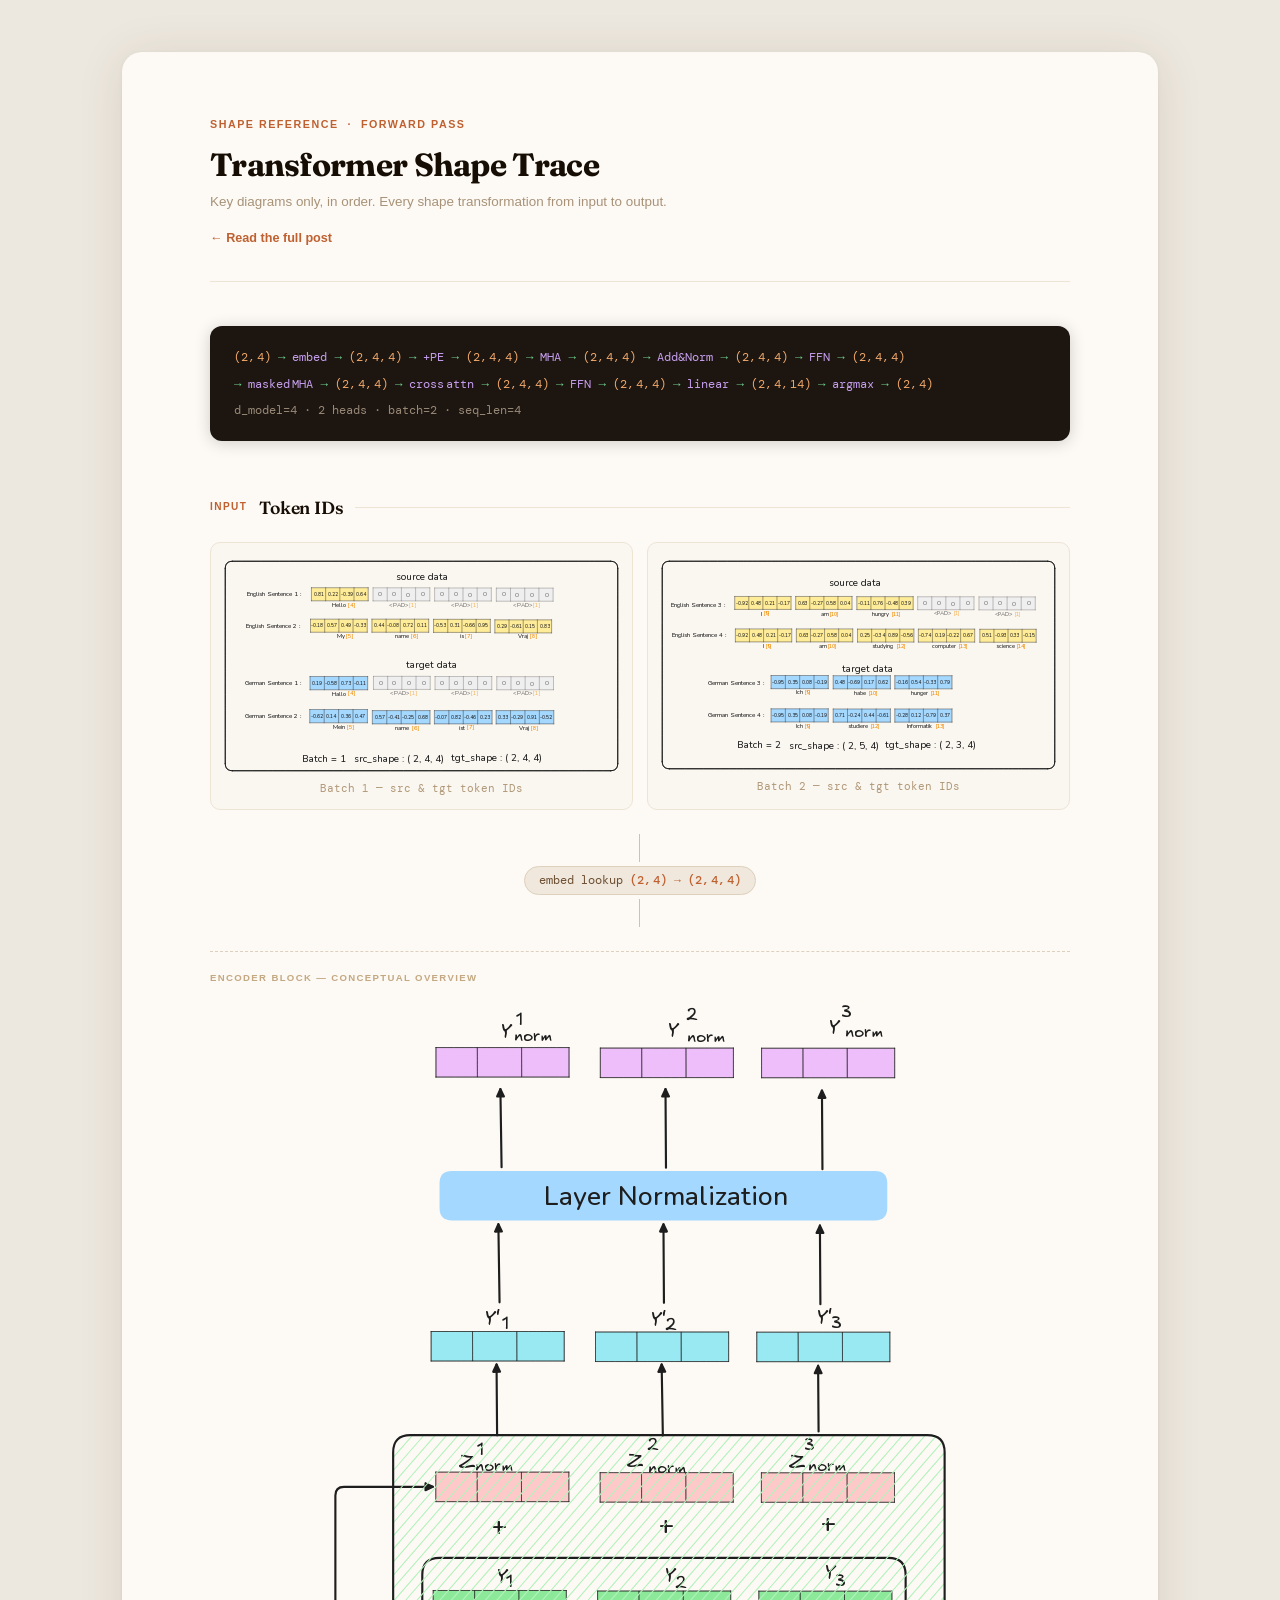
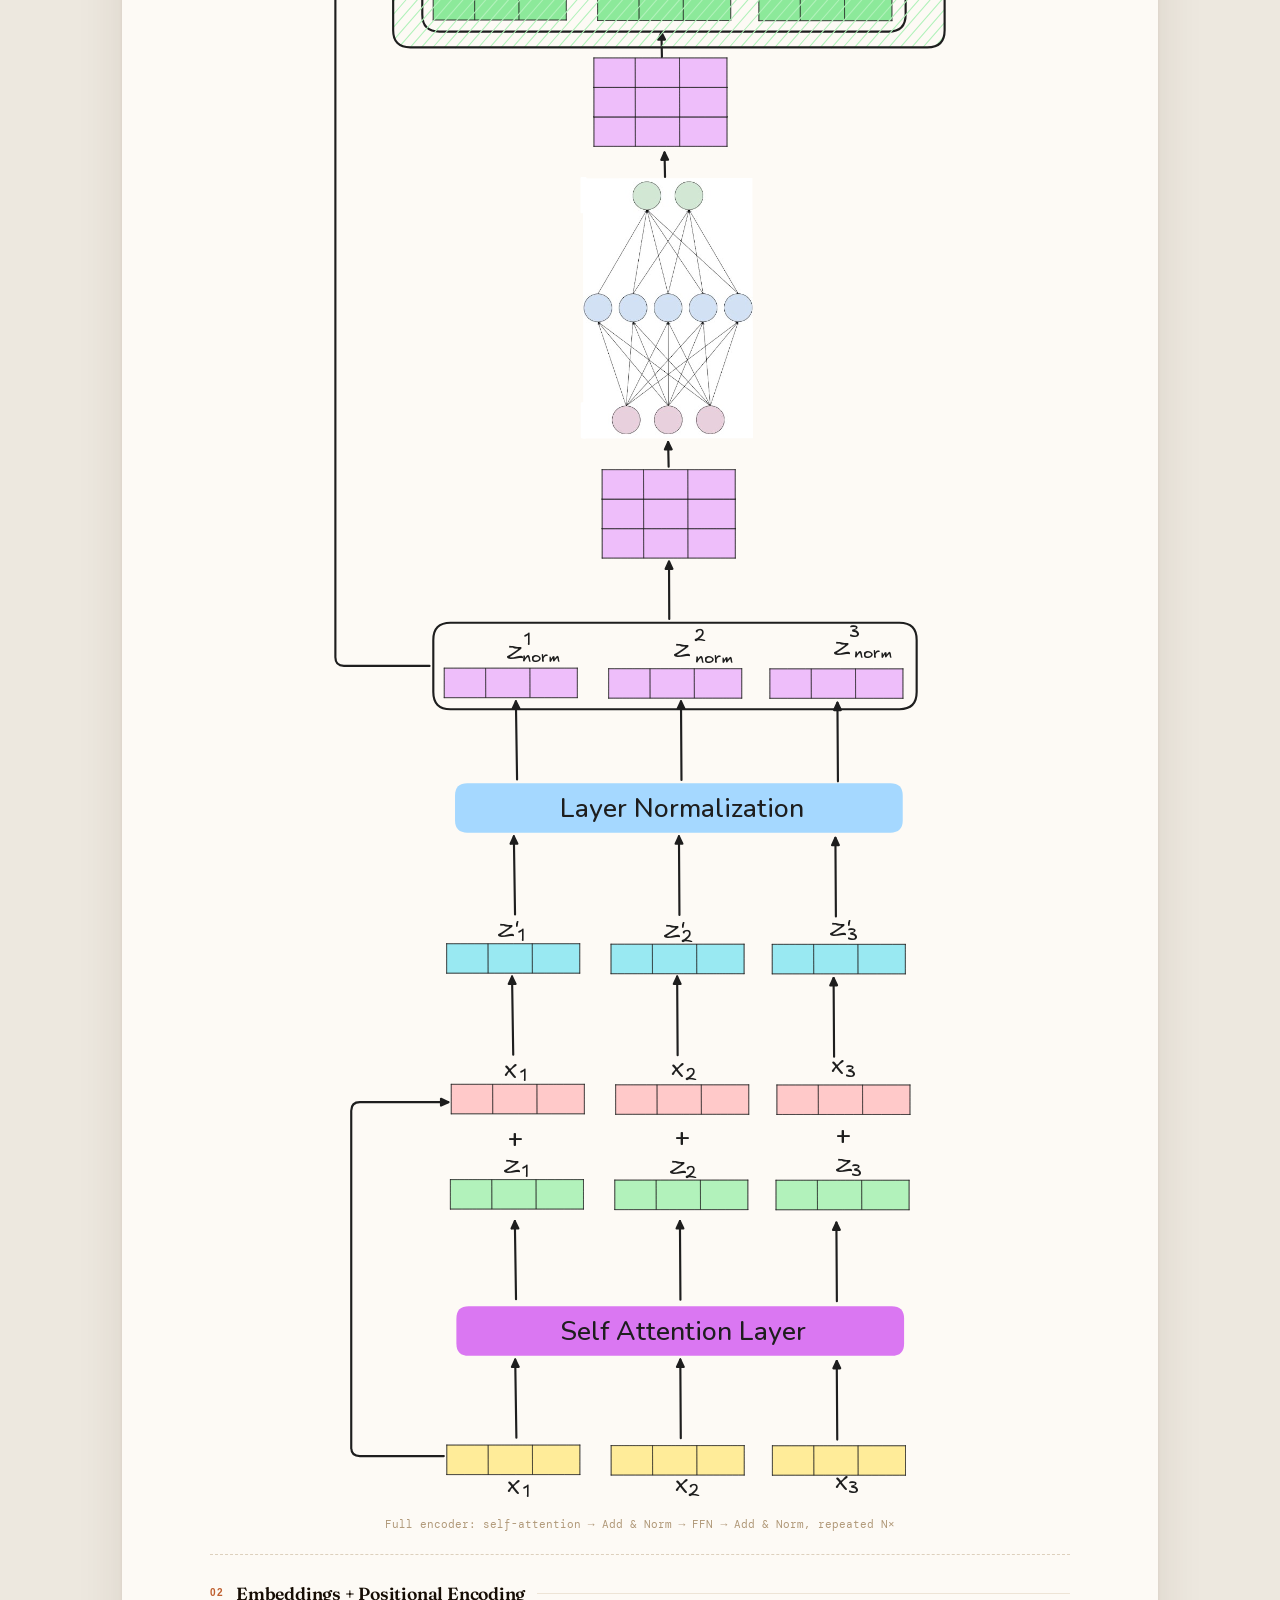
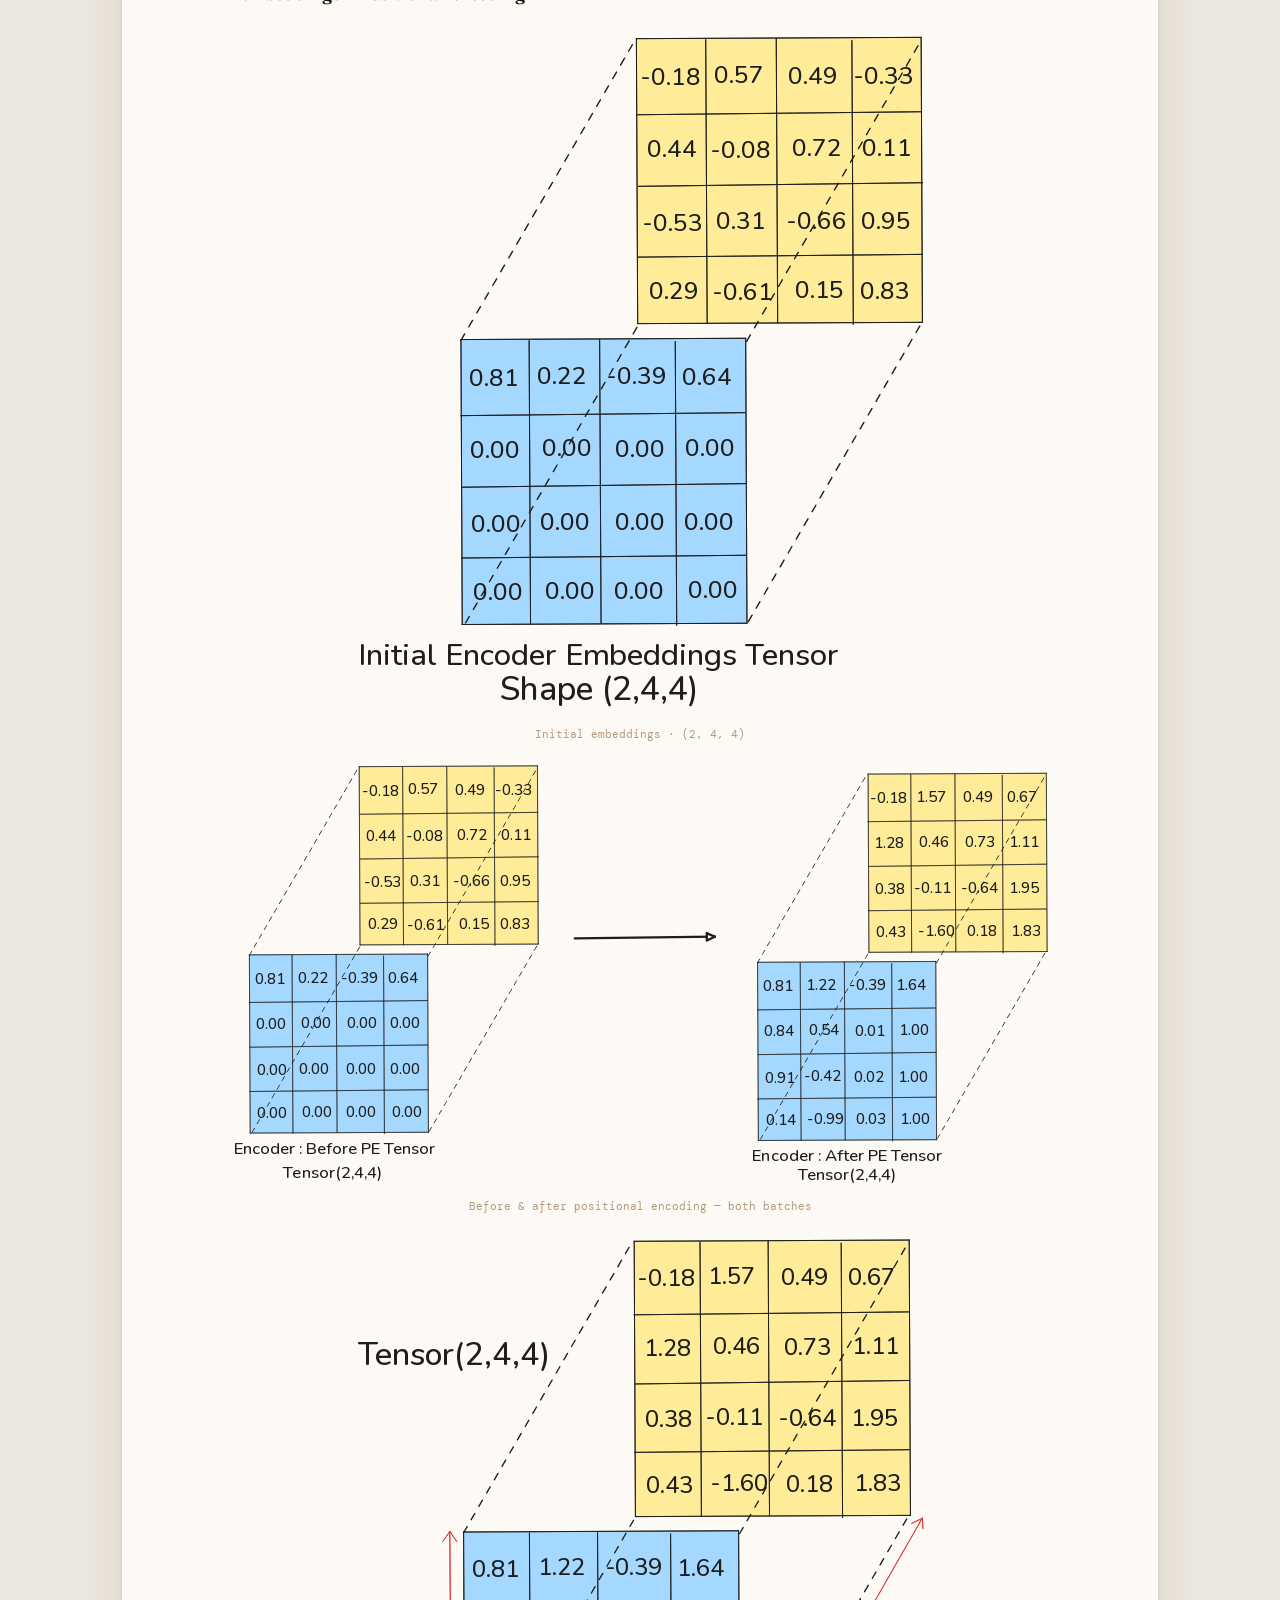
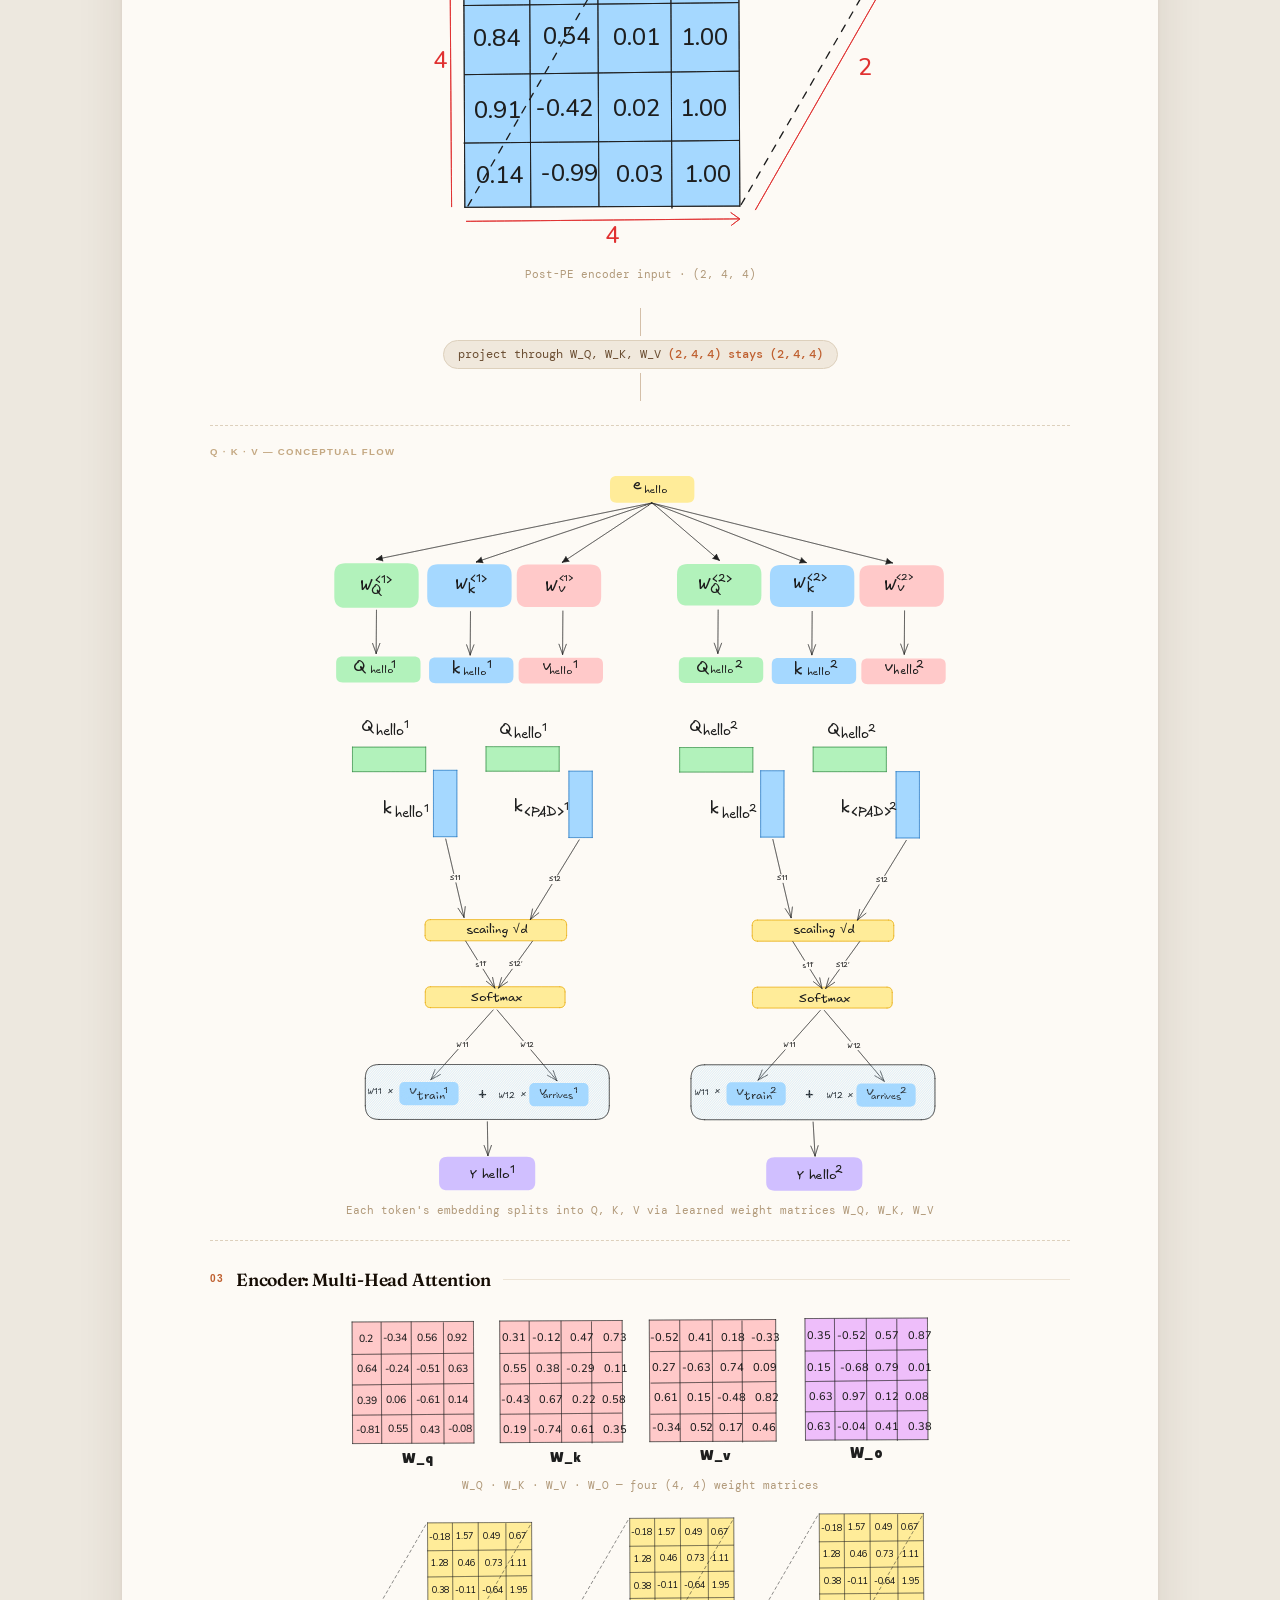
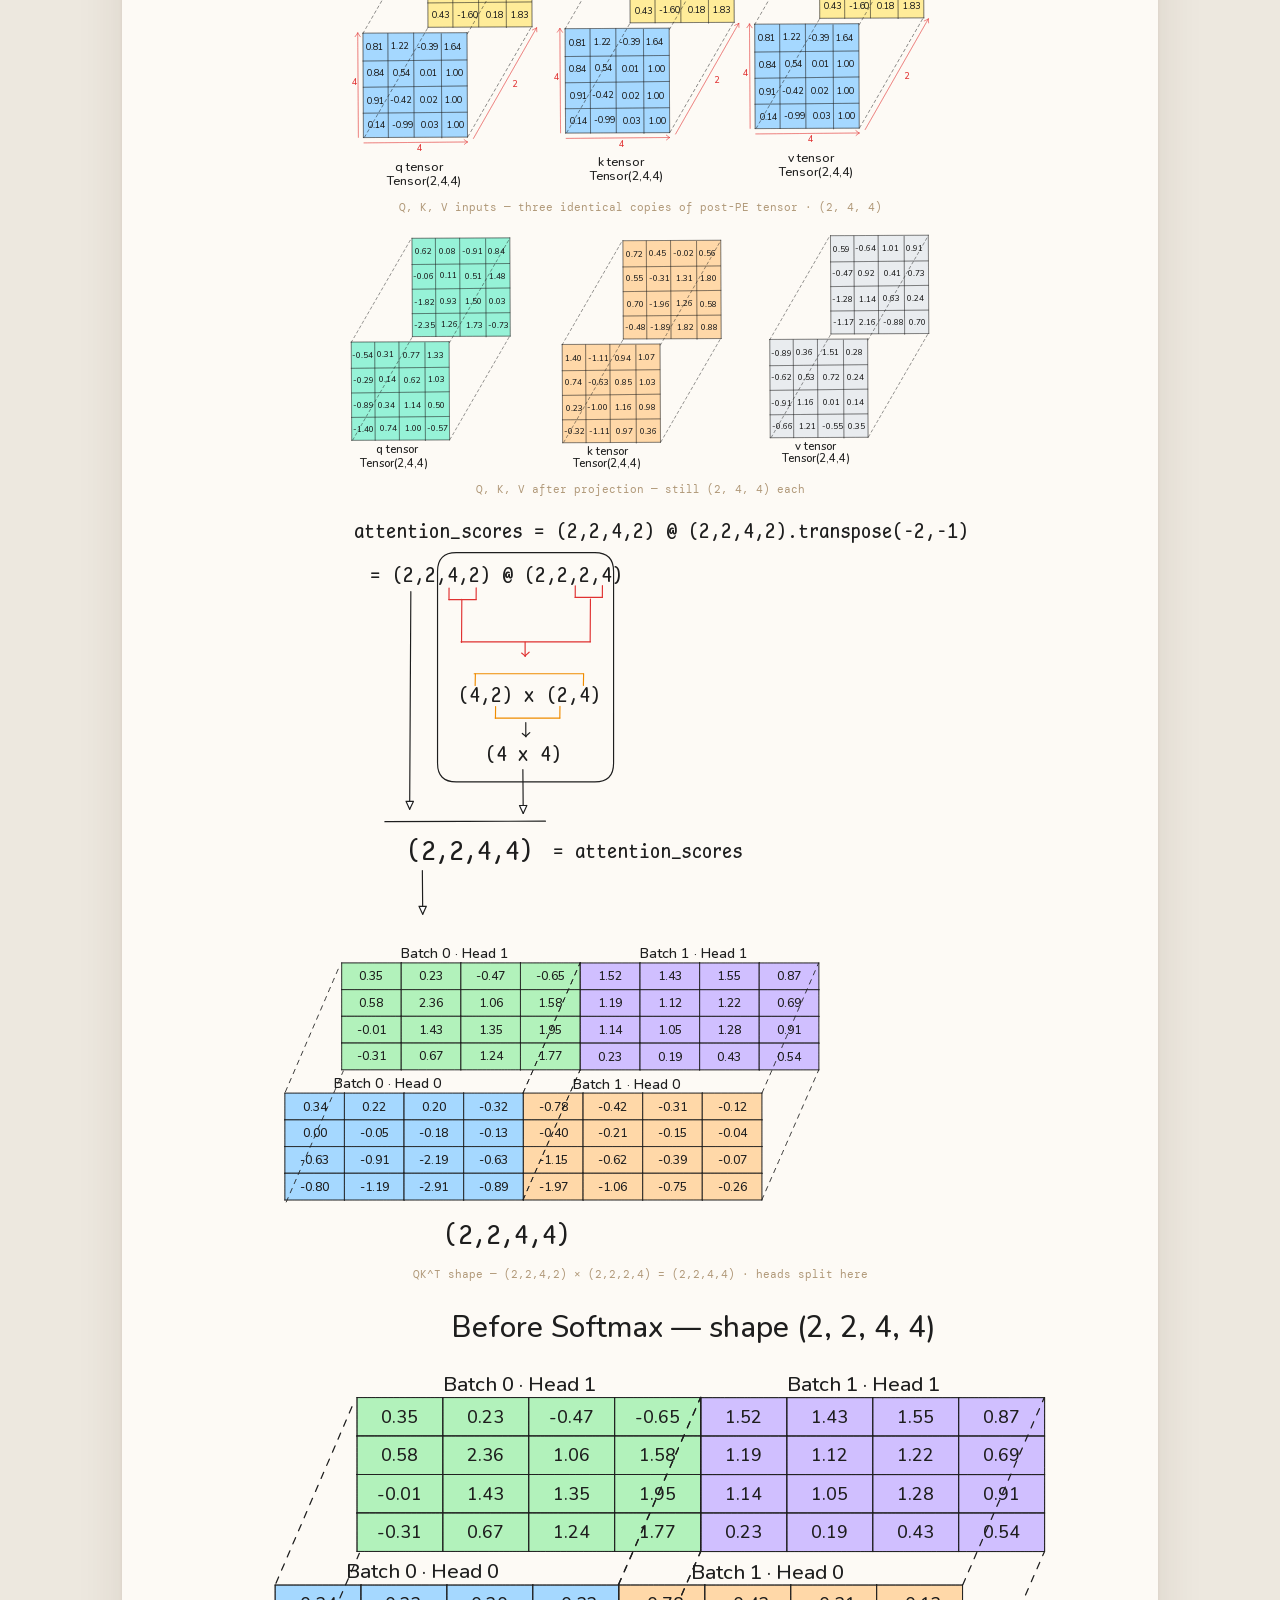
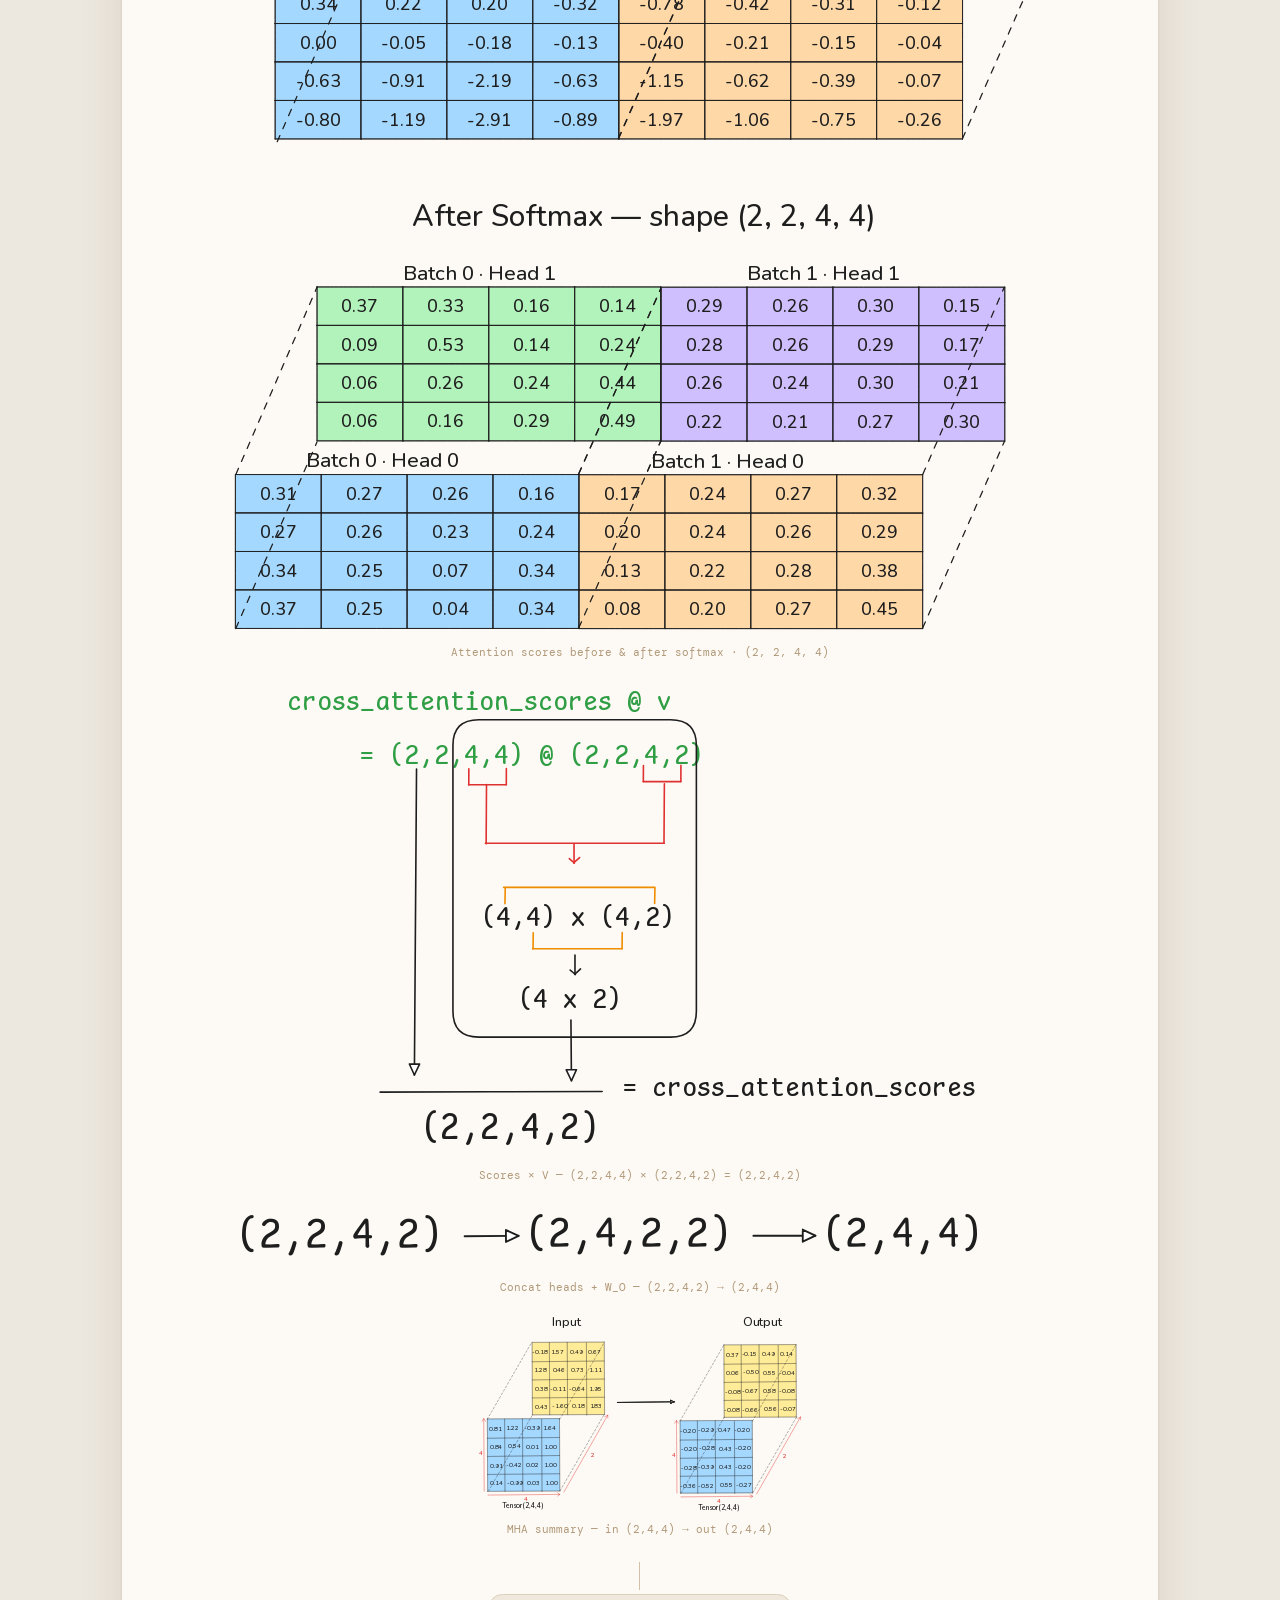
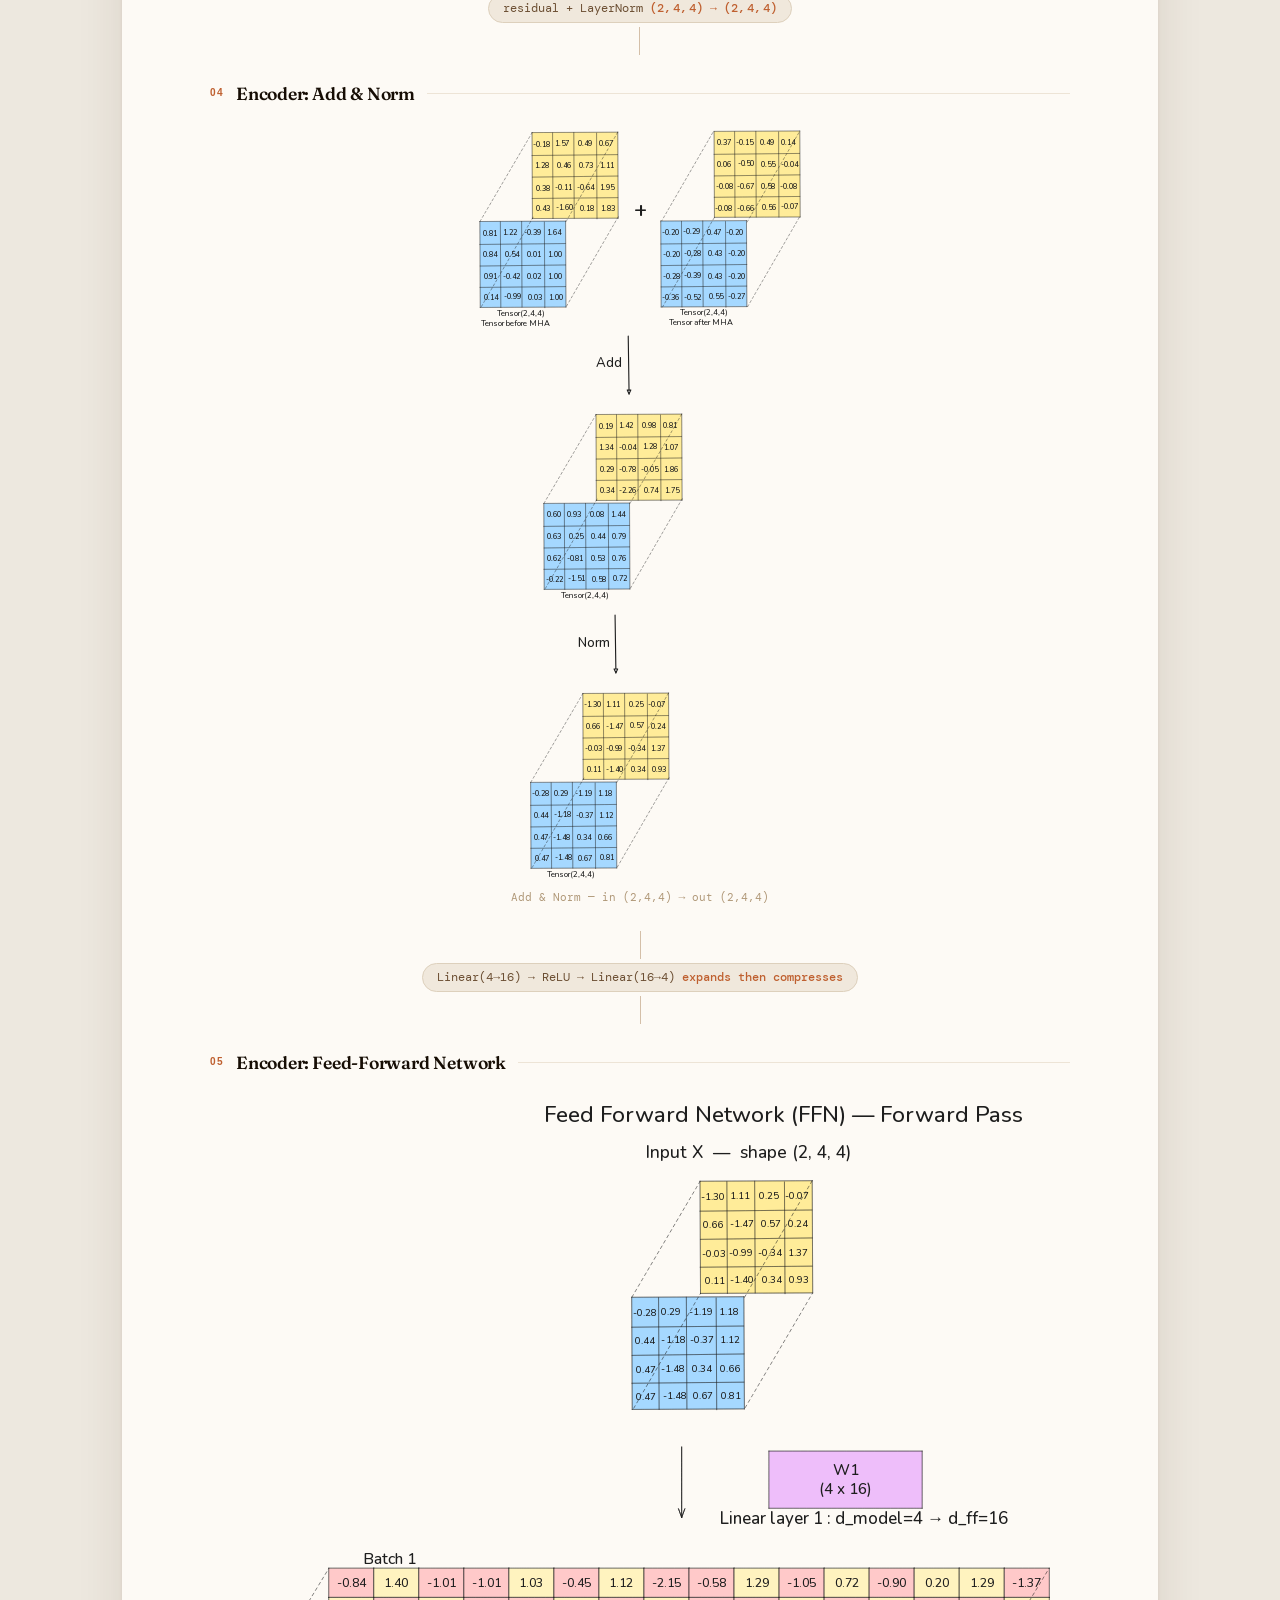
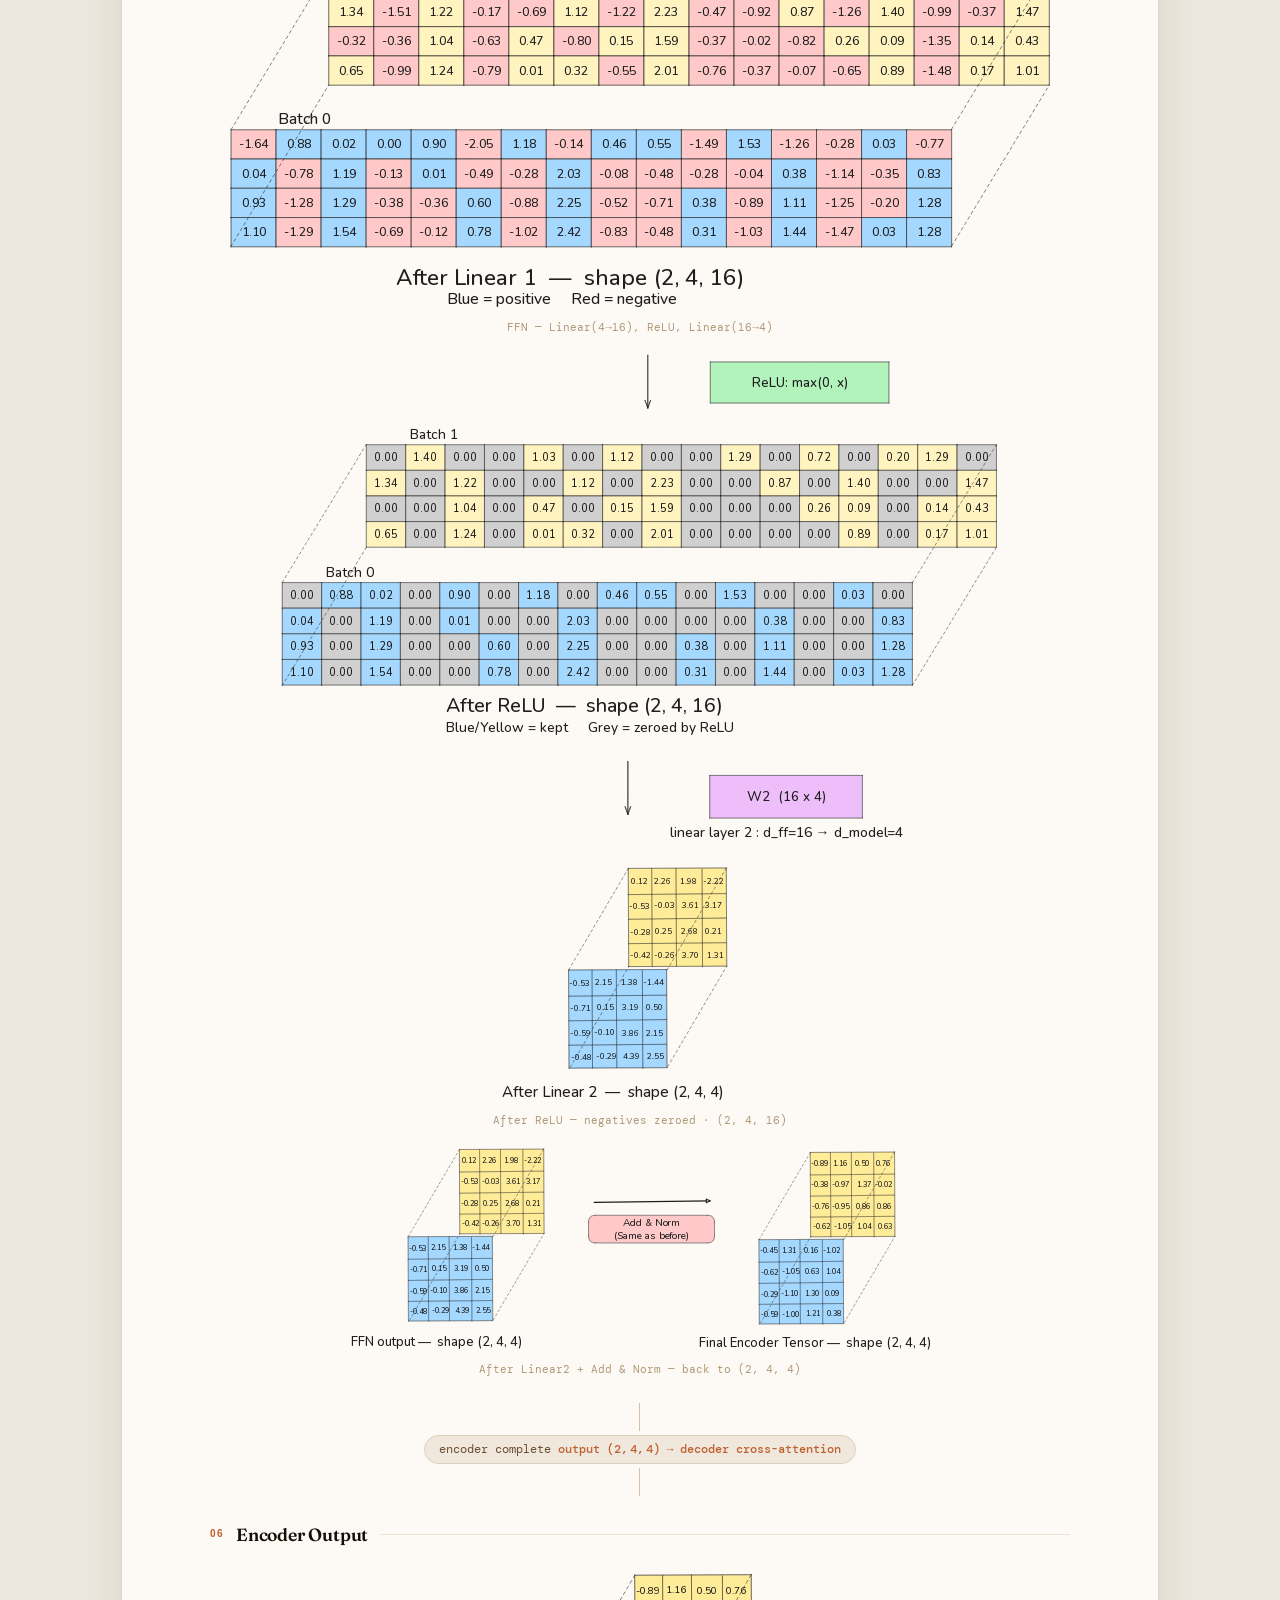
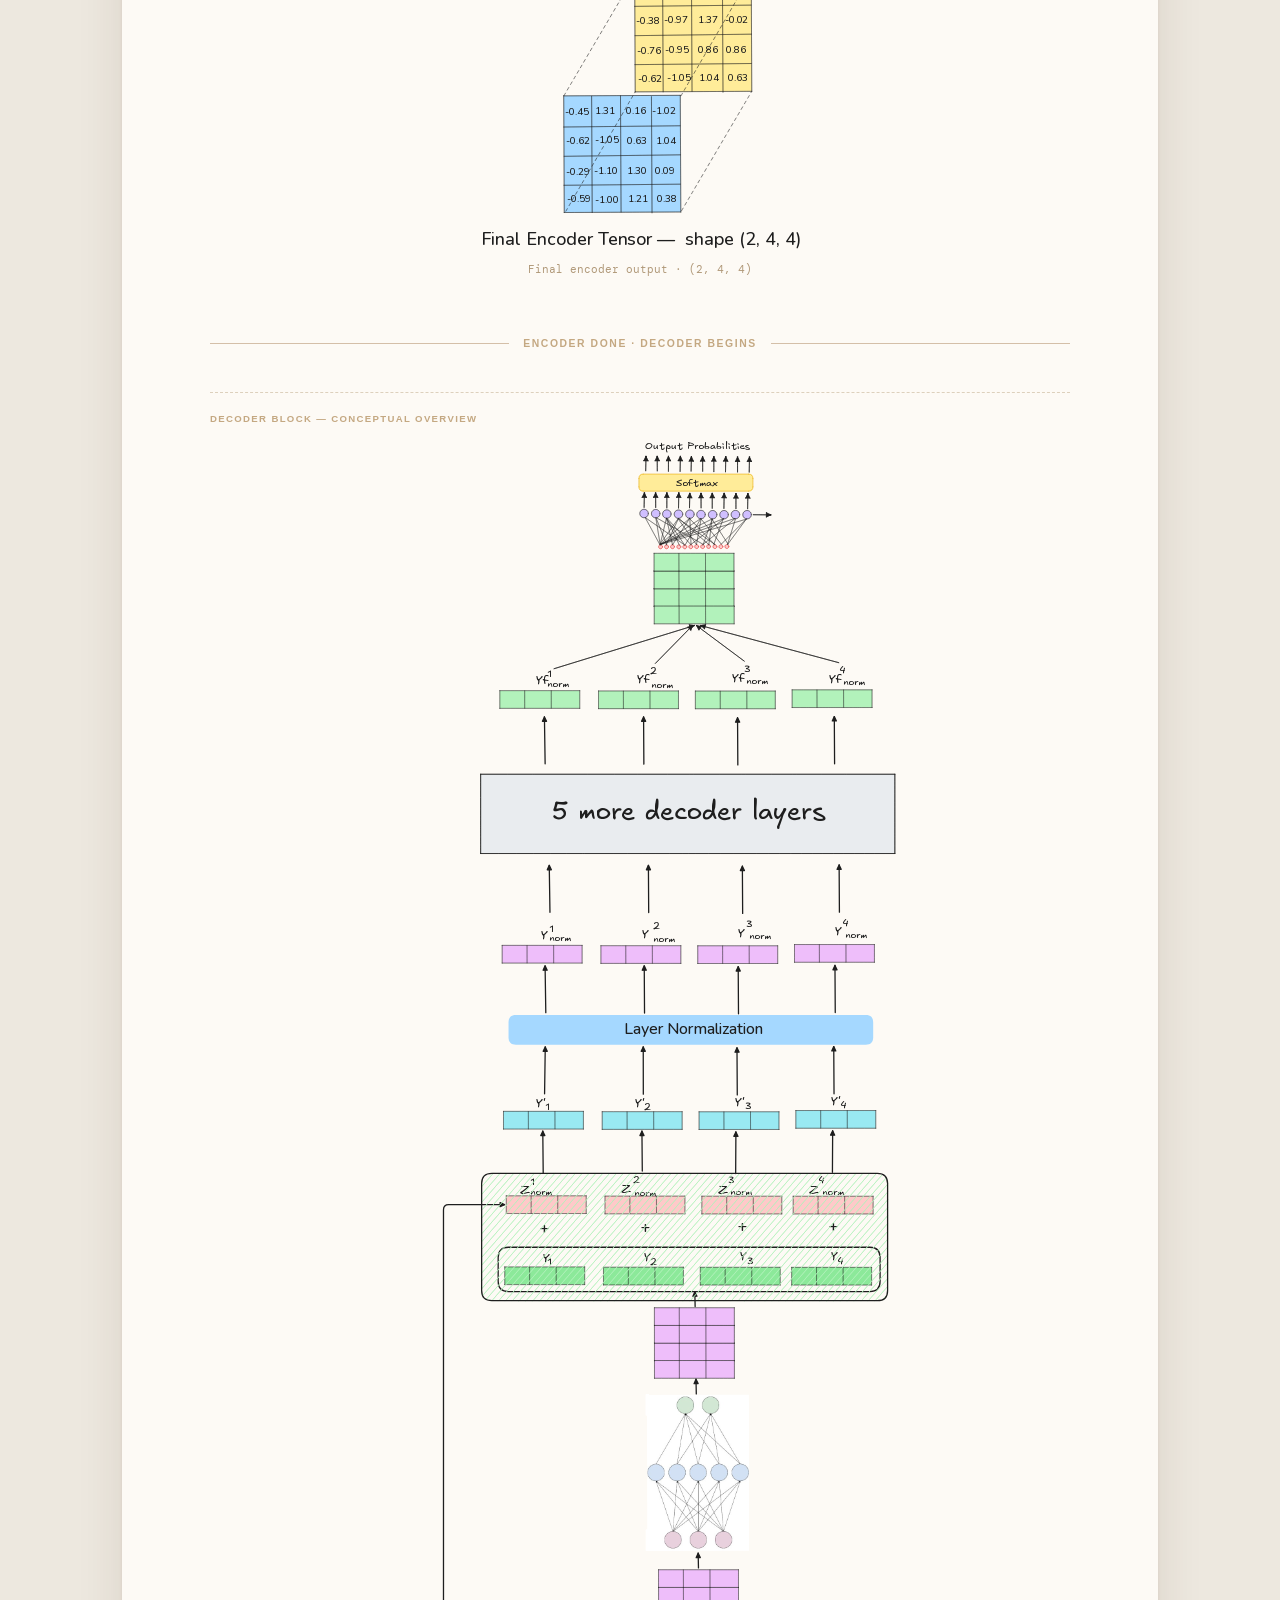
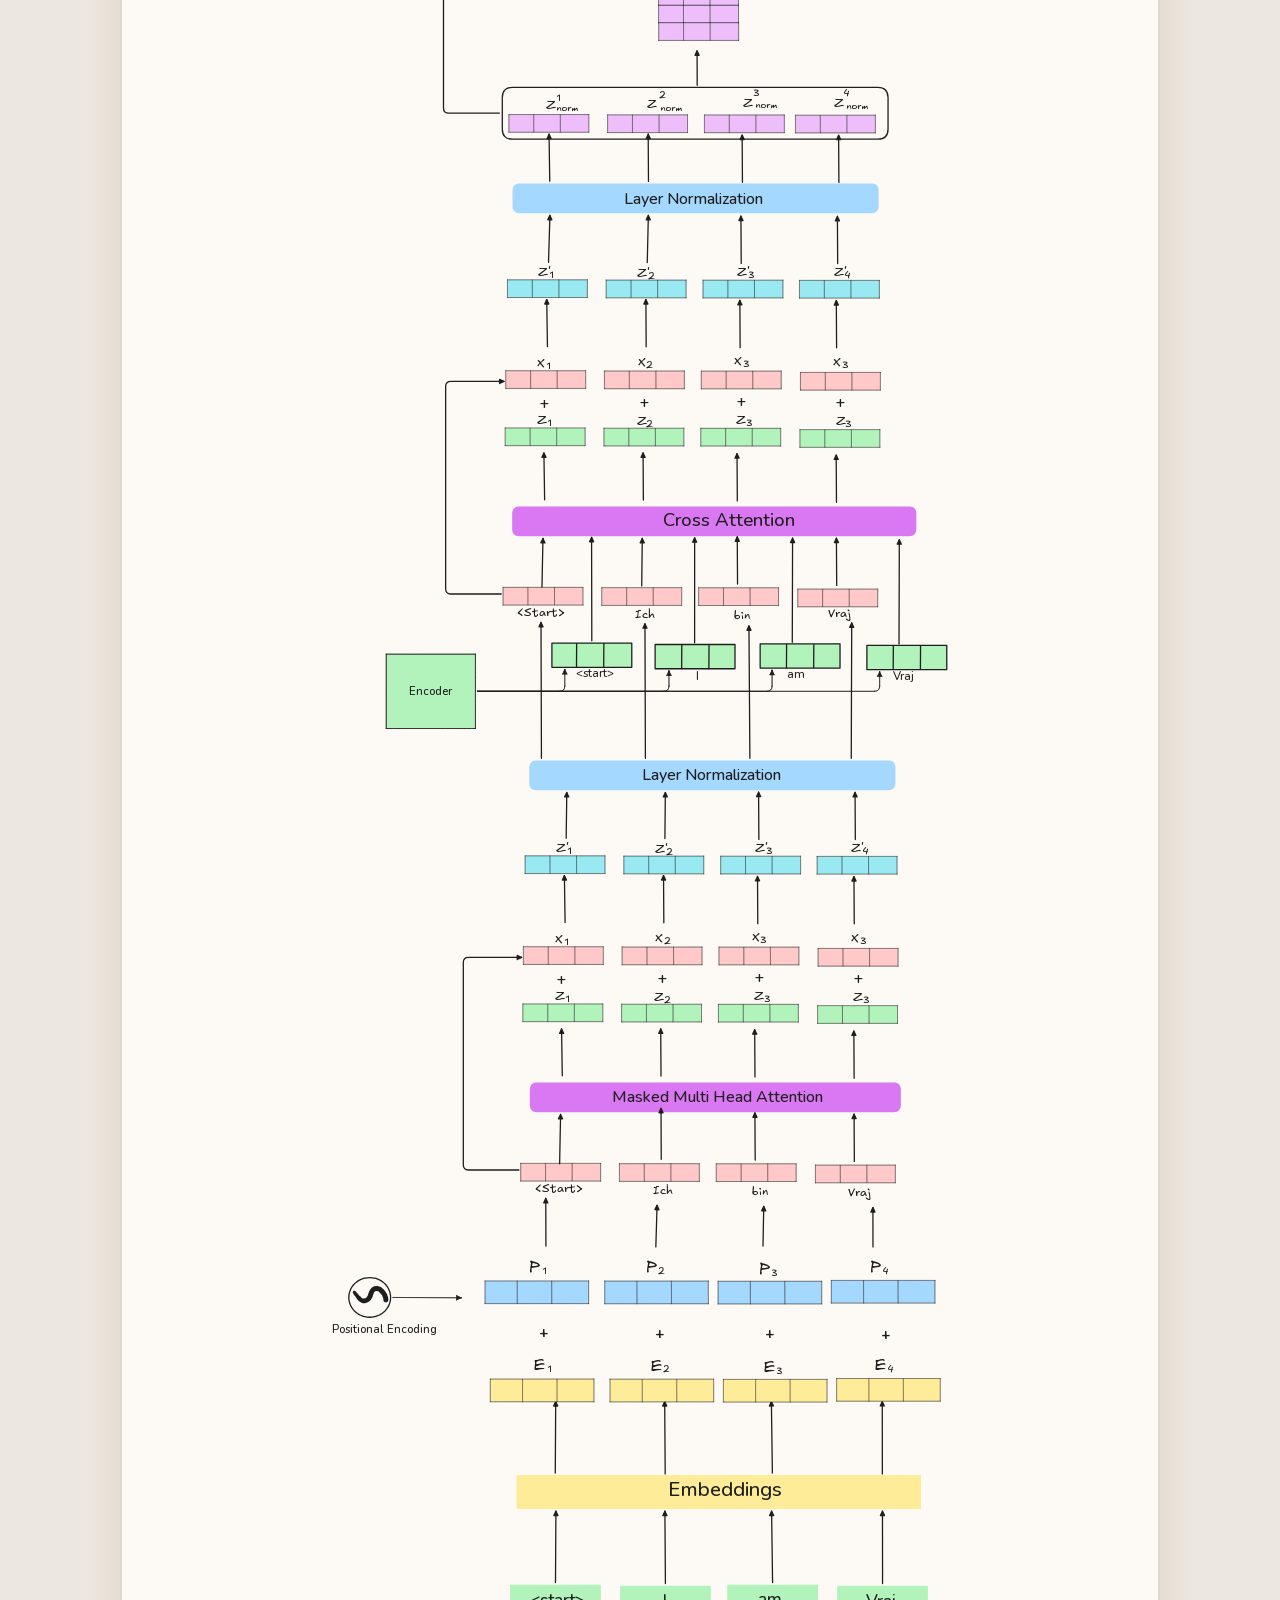
<file: transformer-trace/shapes.html>
<!DOCTYPE html>
<html lang="en">
<head>
  <meta charset="UTF-8">
  <meta name="viewport" content="width=device-width, initial-scale=1.0">
  <title>Shape Reference — Transformer Forward Pass</title>

  <meta property="og:title" content="I Built a Transformer From Scratch. Here's the Shape Trace Nobody Shows You." />
  <meta property="og:description" content="Full forward pass traced with real numbers — every matmul, reshape, softmax, residual. Encoder and decoder." />
  <meta property="og:image" content="https://vrajpatel105.github.io/transformer-trace/images/55_projection_layer_code_linear_diagram.svg" />
  <meta property="og:url" content="https://vrajpatel105.github.io/transformer-trace/shapes.html" />
  <meta property="og:type" content="article" />

  <link rel="preconnect" href="https://fonts.googleapis.com">
  <link href="https://fonts.googleapis.com/css2?family=Fraunces:opsz,wght@9..144,600;9..144,700&family=DM+Mono:wght@300;400;500&display=swap" rel="stylesheet">

  <style>
    *, *::before, *::after { box-sizing: border-box; margin: 0; padding: 0; }

    body {
      font-family: 'Inter', -apple-system, BlinkMacSystemFont, 'Segoe UI', sans-serif;
      font-size: 15px;
      line-height: 1.65;
      background: #EDE8DF;
      color: #2E2318;
    }

    #progress-bar {
      position: fixed; top: 0; left: 0; height: 3px; width: 0;
      background: #BF6030; z-index: 999; transition: width 0.08s linear;
    }

    .container {
      max-width: 1100px;
      margin: 0 auto;
      padding: 52px 32px 120px;
    }

    .card {
      background: #FDFAF5;
      border-radius: 20px;
      padding: 64px 88px;
      box-shadow: 0 4px 48px rgba(60,35,10,0.11), 0 1px 4px rgba(60,35,10,0.06);
    }

    /* ── Page header ── */
    .page-header {
      margin-bottom: 44px;
      padding-bottom: 32px;
      border-bottom: 1px solid #EDE4D6;
    }

    .eyebrow {
      font-size: 0.67rem;
      font-weight: 700;
      letter-spacing: 0.14em;
      text-transform: uppercase;
      color: #BF6030;
      margin-bottom: 12px;
    }

    .page-header h1 {
      font-family: 'Fraunces', Georgia, serif;
      font-size: clamp(1.5rem, 3vw, 2rem);
      font-weight: 700;
      letter-spacing: -0.022em;
      line-height: 1.18;
      color: #160D04;
      margin-bottom: 8px;
    }

    .page-header p { font-size: 0.84rem; color: #A89278; margin: 0; }

    .back-link {
      display: inline-flex;
      align-items: center;
      gap: 5px;
      font-size: 0.79rem;
      font-weight: 600;
      color: #BF6030;
      text-decoration: none;
      margin-top: 14px;
    }
    .back-link:hover { text-decoration: underline; }

    /* ── Shape journey ── */
    .shape-journey {
      background: #1C1510;
      border-radius: 12px;
      padding: 18px 24px;
      margin-bottom: 52px;
      font-family: 'DM Mono', monospace;
      font-size: 0.78rem;
      line-height: 2.1;
      color: #E8DDD0;
      overflow-x: auto;
      white-space: nowrap;
      box-shadow: 0 2px 16px rgba(0,0,0,0.18);
    }
    .shape-journey .s  { color: #F0A86A; }
    .shape-journey .op { color: #C8A0F0; }
    .shape-journey .ar { color: #6FD08C; }
    .shape-journey .note {
      display: block;
      color: #9A8A78;
      font-size: 0.72rem;
      white-space: normal;
      margin-top: 2px;
    }

    /* ── Flow: the main vertical spine ── */
    .flow { display: flex; flex-direction: column; align-items: center; }

    /* Stage = one logical step in the pipeline */
    .stage {
      width: 100%;
      display: flex;
      flex-direction: column;
      align-items: center;
    }

    /* Stage header */
    .stage-header {
      width: 100%;
      display: flex;
      align-items: center;
      gap: 12px;
      margin-bottom: 20px;
    }

    .stage-num {
      font-size: 0.63rem;
      font-weight: 700;
      letter-spacing: 0.14em;
      text-transform: uppercase;
      color: #BF6030;
      flex-shrink: 0;
    }

    .stage-header h2 {
      font-family: 'Fraunces', Georgia, serif;
      font-size: 1.1rem;
      font-weight: 600;
      color: #160D04;
      letter-spacing: -0.012em;
    }

    .stage-header::after {
      content: '';
      flex: 1;
      height: 1px;
      background: #EDE4D6;
    }

    /* Image inside a stage — single column by default */
    .img-block {
      width: 100%;
      display: flex;
      flex-direction: column;
      align-items: center;
      margin-bottom: 16px;
    }

    .img-block img {
      display: block;
      height: auto;
      border-radius: 8px;
      width: 68%;        /* default */
    }

    .img-block.full img   { width: 96%; }
    .img-block.wide img   { width: 84%; }
    .img-block.medium img { width: 68%; }
    .img-block.narrow img { width: 52%; }
    .img-block.small img  { width: 38%; }

    .cap {
      font-family: 'DM Mono', monospace;
      font-size: 0.71rem;
      color: #B09878;
      text-align: center;
      margin-top: 8px;
      line-height: 1.45;
    }

    /* Two images side by side — only for true pairs */
    .pair {
      width: 100%;
      display: grid;
      grid-template-columns: 1fr 1fr;
      gap: 14px;
      margin-bottom: 16px;
    }

    .pair-item {
      display: flex;
      flex-direction: column;
      align-items: center;
      background: #FAF6F0;
      border: 1px solid #EDE4D6;
      border-radius: 10px;
      padding: 16px 12px 12px;
    }

    .pair-item img {
      width: 100%;
      height: auto;
      border-radius: 6px;
    }

    .pair-item .cap { margin-top: 8px; }

    /* Three across — only for Q/K/V projection trios */
    .trio {
      width: 100%;
      display: grid;
      grid-template-columns: repeat(3, 1fr);
      gap: 12px;
      margin-bottom: 16px;
    }

    .trio-item {
      display: flex;
      flex-direction: column;
      align-items: center;
      background: #FAF6F0;
      border: 1px solid #EDE4D6;
      border-radius: 10px;
      padding: 14px 10px 10px;
    }

    .trio-item img { width: 100%; height: auto; border-radius: 6px; }
    .trio-item .cap { margin-top: 6px; }

    /* Connector arrow between stages */
    .connector {
      display: flex;
      flex-direction: column;
      align-items: center;
      margin: 8px 0 24px;
      gap: 4px;
    }

    .connector-line {
      width: 1px;
      height: 28px;
      background: #D4BFA8;
    }

    .connector-chip {
      background: #F0E8DC;
      border: 1px solid #DDD0BC;
      border-radius: 100px;
      padding: 4px 14px;
      font-family: 'DM Mono', monospace;
      font-size: 0.72rem;
      color: #6B4E32;
      white-space: nowrap;
    }

    .connector-chip .highlight { color: #BF6030; font-weight: 500; }

    /* Divider between major phases (encoder / decoder) */
    .phase-divider {
      width: 100%;
      margin: 40px 0;
      display: flex;
      align-items: center;
      gap: 14px;
    }

    .phase-divider::before,
    .phase-divider::after {
      content: '';
      flex: 1;
      height: 1px;
      background: #D4BFA8;
    }

    .phase-label {
      font-size: 0.65rem;
      font-weight: 700;
      letter-spacing: 0.15em;
      text-transform: uppercase;
      color: #C4A882;
      flex-shrink: 0;
    }

    /* ── Notes images — handwritten conceptual context ── */
    .note-aside {
      width: 100%;
      display: flex;
      flex-direction: column;
      align-items: center;
      margin-bottom: 24px;
      padding: 18px 0 20px;
      border-top: 1px dashed #DDD0BC;
      border-bottom: 1px dashed #DDD0BC;
    }

    .note-aside-label {
      align-self: flex-start;
      font-size: 0.6rem;
      font-weight: 700;
      text-transform: uppercase;
      letter-spacing: 0.14em;
      color: #C4A882;
      margin-bottom: 10px;
    }

    .note-aside img {
      width: 72%;
      height: auto;
      border-radius: 8px;
    }

    .note-aside .cap { margin-top: 8px; }

    /* Back to top */
    #back-top {
      position: fixed; bottom: 28px; right: 28px;
      width: 38px; height: 38px;
      background: #BF6030; color: #fff;
      border: none; border-radius: 50%;
      font-size: 1rem; cursor: pointer;
      opacity: 0; pointer-events: none;
      transition: opacity 0.2s; z-index: 100;
    }
    #back-top.visible { opacity: 1; pointer-events: auto; }

    @media (max-width: 640px) {
      .card { padding: 36px 22px; }
      .pair { grid-template-columns: 1fr; }
      .trio { grid-template-columns: 1fr; }
      .img-block img,
      .img-block.wide img,
      .img-block.medium img,
      .img-block.narrow img,
      .img-block.small img { width: 100%; }
    }
  </style>
</head>
<body>

<div id="progress-bar"></div>
<button id="back-top" aria-label="Back to top">↑</button>

<div class="container">
<div class="card">

  <!-- HEADER -->
  <div class="page-header">
    <div class="eyebrow">Shape Reference &nbsp;·&nbsp; Forward Pass</div>
    <h1>Transformer Shape Trace</h1>
    <p>Key diagrams only, in order. Every shape transformation from input to output.</p>
    <a class="back-link" href="index.html">← Read the full post</a>
  </div>

  <!-- FULL JOURNEY -->
  <div class="shape-journey">
    <span class="s">(2,&thinsp;4)</span> <span class="ar">→</span> <span class="op">embed</span> <span class="ar">→</span> <span class="s">(2,&thinsp;4,&thinsp;4)</span> <span class="ar">→</span> <span class="op">+PE</span> <span class="ar">→</span> <span class="s">(2,&thinsp;4,&thinsp;4)</span> <span class="ar">→</span> <span class="op">MHA</span> <span class="ar">→</span> <span class="s">(2,&thinsp;4,&thinsp;4)</span> <span class="ar">→</span> <span class="op">Add&amp;Norm</span> <span class="ar">→</span> <span class="s">(2,&thinsp;4,&thinsp;4)</span> <span class="ar">→</span> <span class="op">FFN</span> <span class="ar">→</span> <span class="s">(2,&thinsp;4,&thinsp;4)</span><br>
    <span class="ar">→</span> <span class="op">masked&thinsp;MHA</span> <span class="ar">→</span> <span class="s">(2,&thinsp;4,&thinsp;4)</span> <span class="ar">→</span> <span class="op">cross&thinsp;attn</span> <span class="ar">→</span> <span class="s">(2,&thinsp;4,&thinsp;4)</span> <span class="ar">→</span> <span class="op">FFN</span> <span class="ar">→</span> <span class="s">(2,&thinsp;4,&thinsp;4)</span> <span class="ar">→</span> <span class="op">linear</span> <span class="ar">→</span> <span class="s">(2,&thinsp;4,&thinsp;14)</span> <span class="ar">→</span> <span class="op">argmax</span> <span class="ar">→</span> <span class="s">(2,&thinsp;4)</span>
    <span class="note">d_model=4 · 2 heads · batch=2 · seq_len=4</span>
  </div>


  <div class="flow">

    <!-- ─── INPUT ─── -->
    <div class="stage">
      <div class="stage-header">
        <span class="stage-num">Input</span>
        <h2>Token IDs</h2>
      </div>
      <div class="pair">
        <div class="pair-item">
          <img src="images/02_batch1_src_tgt_embeddings_2x4x4.svg" alt="">
          <div class="cap">Batch 1 — src &amp; tgt token IDs</div>
        </div>
        <div class="pair-item">
          <img src="images/03_batch2_src_tgt_embeddings_2x5x4.svg" alt="">
          <div class="cap">Batch 2 — src &amp; tgt token IDs</div>
        </div>
      </div>
    </div>

    <div class="connector">
      <div class="connector-line"></div>
      <div class="connector-chip">embed lookup <span class="highlight">(2,&thinsp;4) → (2,&thinsp;4,&thinsp;4)</span></div>
      <div class="connector-line"></div>
    </div>

    <!-- ─── ENCODER NOTES OVERVIEW ─── -->
    <div class="note-aside">
      <div class="note-aside-label">Encoder block — conceptual overview</div>
      <img src="images/notes-encoder-block.svg" alt="Encoder block architecture notes">
      <div class="cap">Full encoder: self-attention → Add &amp; Norm → FFN → Add &amp; Norm, repeated N×</div>
    </div>

    <!-- ─── EMBEDDINGS + PE ─── -->
    <div class="stage">
      <div class="stage-header">
        <span class="stage-num">02</span>
        <h2>Embeddings + Positional Encoding</h2>
      </div>
      <div class="img-block medium">
        <img src="images/04_initial_encoder_embeddings_2x4x4.svg" alt="">
        <div class="cap">Initial embeddings · (2, 4, 4)</div>
      </div>
      <div class="img-block full">
        <img src="images/05_encoder_before_after_pe_both_batches.svg" alt="">
        <div class="cap">Before &amp; after positional encoding — both batches</div>
      </div>
      <div class="img-block medium">
        <img src="images/06_encoder_after_pe_tensor_2x4x4.svg" alt="">
        <div class="cap">Post-PE encoder input · (2, 4, 4)</div>
      </div>
    </div>

    <div class="connector">
      <div class="connector-line"></div>
      <div class="connector-chip">project through W_Q, W_K, W_V <span class="highlight">(2,&thinsp;4,&thinsp;4) stays (2,&thinsp;4,&thinsp;4)</span></div>
      <div class="connector-line"></div>
    </div>

    <!-- ─── QKV NOTES OVERVIEW ─── -->
    <div class="note-aside">
      <div class="note-aside-label">Q · K · V — conceptual flow</div>
      <img src="images/notes-qkv-flow.svg" alt="Q K V flow notes">
      <div class="cap">Each token's embedding splits into Q, K, V via learned weight matrices W_Q, W_K, W_V</div>
    </div>

    <!-- ─── ENCODER MHA ─── -->
    <div class="stage">
      <div class="stage-header">
        <span class="stage-num">03</span>
        <h2>Encoder: Multi-Head Attention</h2>
      </div>

      <div class="img-block medium">
        <img src="images/08_wq_wk_wv_wo_random_init.svg" alt="">
        <div class="cap">W_Q · W_K · W_V · W_O — four (4, 4) weight matrices</div>
      </div>

      <div class="img-block medium">
        <img src="images/09_encoder_qkv_input_tensors_2x4x4.svg" alt="">
        <div class="cap">Q, K, V inputs — three identical copies of post-PE tensor · (2, 4, 4)</div>
      </div>

      <div class="img-block medium">
        <img src="images/13_encoder_qkv_after_projection_2x4x4.svg" alt="">
        <div class="cap">Q, K, V after projection — still (2, 4, 4) each</div>
      </div>

      <div class="img-block wide">
        <img src="images/14_attn_scores_qkt_shape_derivation.svg" alt="">
        <div class="cap">QK^T shape — (2,2,4,2) × (2,2,2,4) = (2,2,4,4) · heads split here</div>
      </div>

      <div class="img-block full">
        <img src="images/16_encoder_before_after_softmax_2x2x4x4.svg" alt="">
        <div class="cap">Attention scores before &amp; after softmax · (2, 2, 4, 4)</div>
      </div>

      <div class="img-block wide">
        <img src="images/17_attn_scores_v_shape_derivation_2x2x4x2.svg" alt="">
        <div class="cap">Scores × V — (2,2,4,4) × (2,2,4,2) = (2,2,4,2)</div>
      </div>

      <div class="img-block full">
        <img src="images/19_mha_shape_transform_2244_to_244.svg" alt="">
        <div class="cap">Concat heads + W_O — (2,2,4,2) → (2,4,4)</div>
      </div>

      <div class="img-block small">
        <img src="images/20_encoder_mha_input_output_2x4x4.svg" alt="">
        <div class="cap">MHA summary — in (2,4,4) → out (2,4,4)</div>
      </div>
    </div>

    <div class="connector">
      <div class="connector-line"></div>
      <div class="connector-chip">residual + LayerNorm <span class="highlight">(2,&thinsp;4,&thinsp;4) → (2,&thinsp;4,&thinsp;4)</span></div>
      <div class="connector-line"></div>
    </div>

    <!-- ─── ADD & NORM ─── -->
    <div class="stage">
      <div class="stage-header">
        <span class="stage-num">04</span>
        <h2>Encoder: Add &amp; Norm</h2>
      </div>
      <div class="img-block small">
        <img src="images/21_add_norm_input_output_2x4x4.svg" alt="">
        <div class="cap">Add &amp; Norm — in (2,4,4) → out (2,4,4)</div>
      </div>
    </div>

    <div class="connector">
      <div class="connector-line"></div>
      <div class="connector-chip">Linear(4→16) → ReLU → Linear(16→4) <span class="highlight">expands then compresses</span></div>
      <div class="connector-line"></div>
    </div>

    <!-- ─── ENCODER FFN ─── -->
    <div class="stage">
      <div class="stage-header">
        <span class="stage-num">05</span>
        <h2>Encoder: Feed-Forward Network</h2>
      </div>
      <div class="img-block full">
        <img src="images/22_ffn_forward_pass_diagram.svg" alt="">
        <div class="cap">FFN — Linear(4→16), ReLU, Linear(16→4)</div>
      </div>
      <div class="img-block wide">
        <img src="images/23_ffn_after_relu_2x4x16.svg" alt="">
        <div class="cap">After ReLU — negatives zeroed · (2, 4, 16)</div>
      </div>
      <div class="img-block medium">
        <img src="images/24_ffn_after_linear2_add_norm_2x4x4.svg" alt="">
        <div class="cap">After Linear2 + Add &amp; Norm — back to (2, 4, 4)</div>
      </div>
    </div>

    <div class="connector">
      <div class="connector-line"></div>
      <div class="connector-chip">encoder complete <span class="highlight">output (2,&thinsp;4,&thinsp;4) → decoder cross-attention</span></div>
      <div class="connector-line"></div>
    </div>

    <!-- ─── ENCODER OUTPUT ─── -->
    <div class="stage">
      <div class="stage-header">
        <span class="stage-num">06</span>
        <h2>Encoder Output</h2>
      </div>
      <div class="img-block small">
        <img src="images/25_final_encoder_tensor_2x4x4.svg" alt="">
        <div class="cap">Final encoder output · (2, 4, 4)</div>
      </div>
    </div>

    <!-- PHASE DIVIDER -->
    <div class="phase-divider">
      <span class="phase-label">Encoder done · Decoder begins</span>
    </div>

    <!-- ─── DECODER NOTES OVERVIEW ─── -->
    <div class="note-aside">
      <div class="note-aside-label">Decoder block — conceptual overview</div>
      <img src="images/notes-decoder-block.svg" alt="Decoder block architecture notes">
      <div class="cap">Full decoder: masked self-attention → cross-attention → FFN, each with Add &amp; Norm</div>
    </div>

    <!-- ─── DECODER SETUP ─── -->
    <div class="stage">
      <div class="stage-header">
        <span class="stage-num">07</span>
        <h2>Decoder: Setup &amp; Embeddings</h2>
      </div>
      <div class="img-block small">
        <img src="images/26_decoder_architecture_block.svg" alt="">
        <div class="cap">Decoder block — masked MHA · cross-attn · FFN</div>
      </div>
      <div class="img-block full">
        <img src="images/28_decoder_before_after_pe_2x4x4.svg" alt="">
        <div class="cap">German tokens — before &amp; after positional encoding · (2, 4, 4)</div>
      </div>
      <div class="img-block medium">
        <img src="images/30_decoder_after_pe_final_2x4x4.svg" alt="">
        <div class="cap">Decoder input after PE · (2, 4, 4)</div>
      </div>
    </div>

    <div class="connector">
      <div class="connector-line"></div>
      <div class="connector-chip">self-attention with causal mask <span class="highlight">future positions → −1e9</span></div>
      <div class="connector-line"></div>
    </div>

    <!-- ─── DECODER MASKED MHA ─── -->
    <div class="stage">
      <div class="stage-header">
        <span class="stage-num">08</span>
        <h2>Decoder: Masked Multi-Head Attention</h2>
      </div>

      <div class="img-block medium">
        <img src="images/33_decoder_qkv_positional_encoded_tensors.svg" alt="">
        <div class="cap">Q, K, V inputs — post-PE decoder tensor · (2, 4, 4)</div>
      </div>

      <div class="trio">
        <div class="trio-item">
          <img src="images/34_decoder_q_wkv_projections.svg" alt="">
          <div class="cap">Q = x · W_Q.T</div>
        </div>
        <div class="trio-item">
          <img src="images/34_decoder_k_wkv_projections.svg" alt="">
          <div class="cap">K = x · W_K.T</div>
        </div>
        <div class="trio-item">
          <img src="images/34_decoder_v_wkv_projections.svg" alt="">
          <div class="cap">V = x · W_V.T</div>
        </div>
      </div>

      <div class="img-block full">
        <img src="images/38_masked_fill_neg1e9_both_batches.svg" alt="">
        <div class="cap">Masked fill — future &amp; PAD positions set to −1e9 · (2, 2, 4, 4)</div>
      </div>

      <div class="img-block full">
        <img src="images/39_masked_attn_after_softmax_2x2x4x4.svg" alt="">
        <div class="cap">After softmax — causal staircase in Batch 1 · (2, 2, 4, 4)</div>
      </div>

      <div class="img-block small">
        <img src="images/43_masked_attn_add_norm_output_2x4x4.svg" alt="">
        <div class="cap">After Add &amp; Norm · (2, 4, 4)</div>
      </div>
    </div>

    <div class="connector">
      <div class="connector-line"></div>
      <div class="connector-chip">Q from decoder · K &amp; V from encoder <span class="highlight">bridge between the two</span></div>
      <div class="connector-line"></div>
    </div>

    <!-- ─── CROSS-ATTENTION ─── -->
    <div class="stage">
      <div class="stage-header">
        <span class="stage-num">09</span>
        <h2>Decoder: Cross-Attention</h2>
      </div>

      <div class="trio">
        <div class="trio-item">
          <img src="images/44_cross_attn_q_projections.svg" alt="">
          <div class="cap">Q = decoder · W_Q.T</div>
        </div>
        <div class="trio-item">
          <img src="images/44_cross_attn_k_projections.svg" alt="">
          <div class="cap">K = enc_out · W_K.T</div>
        </div>
        <div class="trio-item">
          <img src="images/44_cross_attn_v_projections.svg" alt="">
          <div class="cap">V = enc_out · W_V.T</div>
        </div>
      </div>

      <div class="img-block full">
        <img src="images/48_cross_attn_after_softmax_2x2x4x4.svg" alt="">
        <div class="cap">Cross-attn after softmax — no causal mask, PAD only · (2, 2, 4, 4)</div>
      </div>

      <div class="img-block small">
        <img src="images/51_cross_attn_add_norm_output_2x4x4.svg" alt="">
        <div class="cap">After Add &amp; Norm · (2, 4, 4)</div>
      </div>
    </div>

    <div class="connector">
      <div class="connector-line"></div>
      <div class="connector-chip">same FFN as encoder <span class="highlight">(2,&thinsp;4,&thinsp;4) → expand → compress → (2,&thinsp;4,&thinsp;4)</span></div>
      <div class="connector-line"></div>
    </div>

    <!-- ─── DECODER FFN ─── -->
    <div class="stage">
      <div class="stage-header">
        <span class="stage-num">10</span>
        <h2>Decoder: FFN + Final Output</h2>
      </div>
      <div class="img-block small">
        <img src="images/54_final_decoder_output_tensor_2x4x4.svg" alt="">
        <div class="cap">Final decoder output · (2, 4, 4)</div>
      </div>
    </div>

    <div class="connector">
      <div class="connector-line"></div>
      <div class="connector-chip">Linear(4→14) + softmax <span class="highlight">(2,&thinsp;4,&thinsp;4) → (2,&thinsp;4,&thinsp;14)</span></div>
      <div class="connector-line"></div>
    </div>

    <!-- ─── PROJECTION ─── -->
    <div class="stage">
      <div class="stage-header">
        <span class="stage-num">11</span>
        <h2>Projection &amp; Predictions</h2>
      </div>

      <div class="img-block wide">
        <img src="images/56_linear_dmodel4_to_vocab14.svg" alt="">
        <div class="cap">Linear(4→14) — one score per German word · (2, 4, 14)</div>
      </div>

      <div class="img-block full">
        <img src="images/57_softmax_output_2x4x14.svg" alt="">
        <div class="cap">Softmax — each row a probability distribution over 14 tokens · (2, 4, 14)</div>
      </div>

      <div class="img-block small">
        <img src="images/58_argmax_predicted_tokens_2x4.svg" alt="">
        <div class="cap">Argmax — predicted token IDs · (2, 4)</div>
      </div>
    </div>

    <div class="connector">
      <div class="connector-line"></div>
      <div class="connector-chip" style="background:#F0E8DC; border-color:#BF6030;">
        <span class="highlight">Input (2, 4) = Output (2, 4) · shape contract preserved</span>
      </div>
    </div>

  </div><!-- /flow -->

</div>
</div>

<script>
  const bar = document.getElementById('progress-bar');
  const btn = document.getElementById('back-top');
  window.addEventListener('scroll', () => {
    const pct = window.scrollY / (document.documentElement.scrollHeight - window.innerHeight) * 100;
    bar.style.width = Math.min(pct, 100) + '%';
    btn.classList.toggle('visible', window.scrollY > 400);
  });
  btn.addEventListener('click', () => window.scrollTo({ top: 0, behavior: 'smooth' }));
</script>

</body>
</html>
</file>
<file: assets/post.css>
/* =====================================================================
   VRAJ PATEL · POSTS
   Shared styles for the long-form write-ups. Tokens are copied from the
   home page (index.html) so the posts read as the same site.
   Light theme only.
   ===================================================================== */

/* ---------- 1. Tokens (from index.html) ---------- */
:root {
  color-scheme: light;

  --ink: #1b1b1b;
  --ink-2: #5f5d58;
  --ink-3: #6b6964;
  --ink-hover: #34322f;
  --paper: #f6f5f1;
  --panel: #ffffff;
  --wash: #edebe5;
  --hover: #f1efea;
  --line: #dedcd6;
  --line-strong: #c9c6be;
  --grid: #ebe9e3;
  --ok: #4f6b4a;
  --on-ink: #ffffff;
  --select: #e6dfd2;
  --shadow-pop: 0 16px 48px rgba(27, 27, 27, 0.12);

  /* chart roles: the validated pair, plus a neutral reference */
  --mine: #b85f3e;
  --base: #3d6ea8;
  --ref: #9a978f;

  --font-display: "Inter Tight", "Inter", -apple-system, BlinkMacSystemFont, "Segoe UI", Helvetica, Arial, sans-serif;
  --font-body: "Inter", -apple-system, BlinkMacSystemFont, "Segoe UI", Helvetica, Arial, sans-serif;
  --font-mono: "IBM Plex Mono", ui-monospace, SFMono-Regular, Menlo, Consolas, monospace;
  --fs-12: 12px;
  --fs-14: 14px;
  --fs-16: 16px;
  --fs-18: 18px;
  --fs-20: 20px;
  --fs-lede: clamp(18px, 1.7vw, 21px);
  --fs-h2: clamp(24px, 2.6vw, 30px);
  --fs-h1: clamp(34px, 4.6vw, 52px);

  --s-half: 4px;
  --s-1: 8px;
  --s-2: 16px;
  --s-3: 24px;
  --s-4: 32px;
  --s-6: 48px;
  --s-8: 64px;
  --s-12: 96px;

  --container: 1180px;
  --measure: 960px;
  --gutter: 48px;
  --nav-h: 64px;
  --pad-l: max(var(--gutter), env(safe-area-inset-left, 0px));
  --pad-r: max(var(--gutter), env(safe-area-inset-right, 0px));

  --r-xs: 6px;
  --r-s: 10px;
  --r-m: 16px;
  --r-pill: 999px;
  --tap: 44px;

  --ease: cubic-bezier(0.2, 0.8, 0.2, 1);
  --dur: 200ms;
}
@media (max-width: 1023px) { :root { --gutter: 32px; } }
@media (max-width: 640px) { :root { --gutter: 16px; } }

/* ---------- 2. Base ---------- */
*, *::before, *::after { box-sizing: border-box; }
html { -webkit-text-size-adjust: 100%; text-size-adjust: 100%; }
@media (prefers-reduced-motion: no-preference) { html { scroll-behavior: smooth; } }
body {
  margin: 0;
  padding-left: var(--pad-l);
  padding-right: var(--pad-r);
  background: var(--paper);
  color: var(--ink);
  font: 400 var(--fs-16)/1.7 var(--font-body);
  -webkit-font-smoothing: antialiased;
  -moz-osx-font-smoothing: grayscale;
}
body::before { content: ""; position: fixed; inset: 0 0 auto; height: env(safe-area-inset-top, 0px); z-index: 60; background: var(--paper); }
h1, h2, h3, p, ul, ol, figure, dl, dd, blockquote { margin: 0; }
img, svg { display: block; max-width: 100%; }
a { color: inherit; text-decoration-color: var(--line-strong); text-underline-offset: 3px; }
a:hover { text-decoration-color: currentColor; }
table { border-collapse: collapse; }
h1, h2, h3 { font-family: var(--font-display); text-wrap: balance; }
p, li { text-wrap: pretty; }
::selection { background: var(--select); }
:focus-visible { outline: 2px solid var(--ink); outline-offset: 2px; }
[hidden] { display: none !important; }
.vh { position: absolute !important; width: 1px; height: 1px; margin: -1px; padding: 0; overflow: hidden; clip: rect(0 0 0 0); white-space: nowrap; border: 0; }
.wrap { width: 100%; max-width: var(--container); margin-inline: auto; }
.eyebrow { font: 500 var(--fs-12)/1.4 var(--font-mono); letter-spacing: 0.06em; text-transform: uppercase; color: var(--ink-2); }
code { font: 400 max(12px, 0.9em)/1 var(--font-mono); padding: 1px 5px; border-radius: 4px; background: var(--wash); overflow-wrap: anywhere; }

.skip {
  position: fixed; z-index: 100; top: calc(env(safe-area-inset-top, 0px) + var(--s-1)); left: var(--pad-l);
  display: inline-flex; align-items: center; min-height: var(--tap); padding: 0 var(--s-2);
  border-radius: var(--r-pill); background: var(--ink); color: var(--on-ink);
  font: 500 var(--fs-14)/1 var(--font-body); text-decoration: none;
  transform: translateY(-200%); transition: transform var(--dur) var(--ease);
}
.skip:focus { transform: none; }

.btn {
  display: inline-flex; align-items: center; justify-content: center; gap: var(--s-1);
  min-height: var(--tap); padding: 0 var(--s-2);
  border: 1px solid var(--line-strong); border-radius: var(--r-pill);
  background: var(--panel); color: var(--ink);
  font: 500 var(--fs-14)/1 var(--font-body); text-decoration: none; white-space: nowrap; cursor: pointer;
  transition: background-color var(--dur) var(--ease), border-color var(--dur) var(--ease);
}
.btn:hover { background: var(--hover); border-color: var(--ink-2); }
.btns { display: flex; flex-wrap: wrap; gap: var(--s-1); }

/* ---------- 3. Top bar: brand, back to writing, reading progress ---------- */
.x-top {
  position: sticky; top: env(safe-area-inset-top, 0px); z-index: 30;
  margin-left: calc(var(--pad-l) * -1); margin-right: calc(var(--pad-r) * -1);
  padding-left: var(--pad-l); padding-right: var(--pad-r);
  background: rgba(246, 245, 241, 0.94);
  -webkit-backdrop-filter: blur(12px); backdrop-filter: blur(12px);
  border-bottom: 1px solid var(--line);
}
.x-toprow { display: flex; align-items: center; gap: var(--s-2); min-height: 60px; }
.x-brand {
  display: inline-flex; align-items: center; gap: var(--s-1); min-height: var(--tap); margin-right: auto;
  font: 600 var(--fs-16)/1 var(--font-display); letter-spacing: -0.01em; text-decoration: none; white-space: nowrap;
}
.x-brand span { font: 500 var(--fs-12)/1 var(--font-mono); letter-spacing: 0.06em; color: var(--ink-2); }
.x-back {
  display: inline-flex; align-items: center; min-height: var(--tap); padding: 0 var(--s-2);
  border-radius: var(--r-pill); box-shadow: inset 0 0 0 1px var(--line-strong);
  font: 500 var(--fs-14)/1 var(--font-body); text-decoration: none; white-space: nowrap;
  transition: background-color var(--dur) var(--ease), box-shadow var(--dur) var(--ease);
}
.x-back:hover { background: var(--panel); box-shadow: inset 0 0 0 1px var(--ink-2); }
.x-prog { height: 2px; }
.x-prog i { display: block; height: 100%; background: var(--ink); transform: scaleX(0); transform-origin: 0 50%; }
@media (max-width: 640px) { .x-brand span { display: none; } }

/* ---------- 4. Article ---------- */
.post { max-width: var(--measure); margin-inline: auto; padding: var(--s-8) 0 var(--s-12); }
.post-head { padding-bottom: var(--s-6); border-bottom: 1px solid var(--line); }
.post-head h1 { margin-top: var(--s-2); font: 600 var(--fs-h1)/1.02 var(--font-display); letter-spacing: -0.03em; }
.post-lede { margin-top: var(--s-3); font: 400 var(--fs-lede)/1.5 var(--font-body); }
.post-meta { margin-top: var(--s-2); font: 400 var(--fs-12)/1.6 var(--font-mono); color: var(--ink-2); }
.post-meta a { overflow-wrap: anywhere; }
.post-update {
  margin-top: var(--s-3); padding: var(--s-2) var(--s-3);
  background: var(--panel); border: 1px solid var(--line); border-radius: var(--r-s);
  font-size: var(--fs-14); line-height: 1.6;
}
.post-update b { font-weight: 600; }

/* key numbers: the home page's "Measured results" tiles */
.x-proof-label { margin: var(--s-4) 0 var(--s-2); }
.x-proof { display: grid; grid-template-columns: repeat(2, minmax(0, 1fr)); gap: var(--s-2); }
.x-proof div { background: var(--panel); border: 1px solid var(--line); border-radius: var(--r-s); padding: var(--s-3); }
.x-proof b { display: block; font: 600 clamp(22px, 2.3vw, 28px)/1.1 var(--font-display); letter-spacing: -0.02em; font-variant-numeric: tabular-nums; }
.x-proof small { display: block; margin-top: var(--s-1); font: 400 var(--fs-12)/1.5 var(--font-body); color: var(--ink-2); }
@media (min-width: 900px) { .x-proof--4 { grid-template-columns: repeat(4, minmax(0, 1fr)); } }
@media (max-width: 640px) { .x-proof div { padding: var(--s-2); } }

.post section { scroll-margin-top: var(--nav-h); padding-top: var(--s-6); }
.post h2 { display: flex; gap: var(--s-1); align-items: baseline; margin-bottom: var(--s-3); font: 600 var(--fs-h2)/1.15 var(--font-display); letter-spacing: -0.02em; }
.post h2 .n { flex: none; font: 500 var(--fs-14)/1 var(--font-mono); letter-spacing: 0; color: var(--ink-2); }
.post h3 { margin: var(--s-4) 0 var(--s-1); font: 600 var(--fs-18)/1.35 var(--font-display); letter-spacing: -0.01em; }
.post p, .post ul, .post ol { max-width: none; }
.post p + p, .post p + ul, .post ul + p, .post ol + p, .post p + ol { margin-top: var(--s-2); }
.post ul, .post ol { padding-left: 1.25em; }
.post li + li { margin-top: var(--s-1); }
.post li::marker { color: var(--ink-3); }
.post b, .post strong { font-weight: 600; }
.post > section > * + .table-wrap, .post > section > * + figure, .post > section > * + .flag, .post > section > * + details, .post > section > * + .spec { margin-top: var(--s-3); }
.post > section > .table-wrap + *, .post > section > figure + *, .post > section > .flag + *, .post > section > details + *, .post > section > .spec + * { margin-top: var(--s-3); }

/* spec list (environment) */
.spec { border-top: 1px solid var(--line); }
.spec div { display: grid; grid-template-columns: 160px minmax(0, 1fr); gap: var(--s-2); padding-block: var(--s-1); border-bottom: 1px solid var(--line); }
.spec dt { font: 400 var(--fs-12)/1.7 var(--font-mono); color: var(--ink-2); }
.spec dd { font-size: var(--fs-14); line-height: 1.6; }
@media (max-width: 640px) { .spec div { grid-template-columns: minmax(0, 1fr); gap: 0; } }

/* callout (corrections, caveats, bugs) */
.flag { padding: var(--s-3); background: var(--panel); border: 1px solid var(--line-strong); border-radius: var(--r-m); }
.flag .eyebrow { margin-bottom: var(--s-1); color: var(--ink); }
.flag p { font-size: var(--fs-14); line-height: 1.65; }
.flag p + p { margin-top: var(--s-1); }

/* secondary detail, folded */
details { background: var(--panel); border: 1px solid var(--line); border-radius: var(--r-m); }
details > summary {
  display: flex; align-items: center; justify-content: space-between; gap: var(--s-2);
  min-height: var(--tap); padding: var(--s-1) var(--s-3); cursor: pointer; list-style: none;
  font: 500 var(--fs-14)/1.4 var(--font-body);
}
details > summary::-webkit-details-marker { display: none; }
details > summary::after {
  content: ""; flex: none; width: 8px; height: 8px; margin-right: 4px;
  border-right: 1.5px solid currentColor; border-bottom: 1.5px solid currentColor;
  transform: translateY(-2px) rotate(45deg); transition: transform var(--dur) var(--ease);
}
details[open] > summary::after { transform: translateY(2px) rotate(-135deg); }
details > summary:hover { background: var(--hover); border-radius: var(--r-m); }
details > summary small { margin-left: auto; font: 400 var(--fs-12)/1 var(--font-mono); color: var(--ink-2); white-space: nowrap; }
.details-body { padding: 0 var(--s-3) var(--s-3); border-top: 1px solid var(--line); }
.details-body > :first-child { margin-top: var(--s-2); }
.details-body > * + .table-wrap, .details-body > * + figure, .details-body > * + .flag, .details-body > .table-wrap + * { margin-top: var(--s-2); }
.details-body p, .details-body li { font-size: var(--fs-14); line-height: 1.65; }
.details-body h3 { margin-top: var(--s-3); font-size: var(--fs-16); }
@media (max-width: 640px) { details > summary, .details-body { padding-inline: var(--s-2); } }

/* ---------- 5. Tables (the home page's data tables) ---------- */
.table-wrap { overflow-x: auto; overscroll-behavior-x: contain; -webkit-overflow-scrolling: touch; border: 1px solid var(--line); border-radius: var(--r-m); background: var(--panel); }
.data { width: 100%; font-size: var(--fs-14); line-height: 1.5; }
.data caption { padding: var(--s-2) var(--s-2) var(--s-1); text-align: left; font: 400 var(--fs-12)/1.5 var(--font-mono); color: var(--ink-2); }
.data th, .data td { padding: var(--s-1) var(--s-2); text-align: left; vertical-align: top; border-top: 1px solid var(--line); }
.data thead th { font: 500 var(--fs-12)/1.5 var(--font-mono); letter-spacing: 0.05em; text-transform: uppercase; color: var(--ink-2); white-space: nowrap; }
.data tbody th { font-weight: 500; }
.data td.num, .data th.num { text-align: right; font: 500 var(--fs-14)/1.5 var(--font-mono); font-variant-numeric: tabular-nums; white-space: nowrap; }
.data thead th.num { font: 500 var(--fs-12)/1.5 var(--font-mono); }
.data td.muted { color: var(--ink-2); }
.data .is-mine { color: var(--mine); }
.data .is-base { color: var(--base); }
.data code { font-size: 12px; }

/* ---------- 6. Charts (drawn by post.js at 1 SVG unit = 1 CSS px) ---------- */
figure.chart { padding: var(--s-3); background: var(--panel); border: 1px solid var(--line); border-radius: var(--r-m); }
.chart__title { font: 600 var(--fs-16)/1.35 var(--font-display); letter-spacing: -0.01em; }
.chart__legend { display: flex; flex-wrap: wrap; gap: var(--s-1) var(--s-3); margin: var(--s-1) 0 var(--s-2); padding: 0; list-style: none; font: 400 var(--fs-12)/1.4 var(--font-mono); color: var(--ink-2); }
.chart__legend li { display: inline-flex; align-items: center; gap: var(--s-1); margin: 0 !important; }
.chart__sw { flex: none; width: 12px; height: 12px; border-radius: 3px; }
.chart__plot { position: relative; min-height: 200px; }
.chart__plot svg { max-width: none; overflow: visible; }
.chart__plot svg text { font-family: var(--font-mono); font-size: 12px; }
.chart__plot .band { outline: none; cursor: default; }
.chart__plot .band:focus-visible .band__hit { stroke: var(--ink); stroke-width: 2; }
.chart__tip {
  position: absolute; z-index: 2; min-width: 168px; max-width: 260px; padding: var(--s-1) var(--s-2);
  background: var(--panel); border: 1px solid var(--line-strong); border-radius: var(--r-s); box-shadow: var(--shadow-pop);
  font: 400 var(--fs-12)/1.5 var(--font-mono); color: var(--ink); pointer-events: none;
}
.chart__tip b { display: block; margin-bottom: var(--s-half); font-weight: 500; }
.chart__tip p { display: flex; align-items: center; gap: var(--s-1); max-width: none; margin: 0 !important; }
.chart__tip p span:last-child { margin-left: auto; padding-left: var(--s-2); font-variant-numeric: tabular-nums; }
.chart figcaption, .shot figcaption { margin-top: var(--s-2); padding-top: var(--s-2); border-top: 1px solid var(--line); font-size: var(--fs-14); line-height: 1.6; color: var(--ink-2); }
.chart figcaption b, .shot figcaption b { color: var(--ink); font-weight: 600; }
.chart__twin { margin-top: var(--s-1); font: 400 var(--fs-12)/1.5 var(--font-mono); color: var(--ink-2); }
.charts-2 { display: grid; grid-template-columns: repeat(2, minmax(0, 1fr)); gap: var(--s-2); }
@media (max-width: 640px) {
  figure.chart { padding: var(--s-2); }
  .charts-2 { grid-template-columns: minmax(0, 1fr); }
}

/* Nsight screenshots */
figure.shot { padding: var(--s-2); background: var(--panel); border: 1px solid var(--line); border-radius: var(--r-m); }
.shot a { display: block; overflow-x: auto; border-radius: var(--r-xs); }
.shot img { width: 100%; height: auto; border: 1px solid var(--line); border-radius: var(--r-xs); background: var(--wash); }

/* ---------- 7. Footer ---------- */
.post-foot { margin-top: var(--s-8); padding-top: var(--s-3); border-top: 1px solid var(--line); }
.post-foot p { margin-top: var(--s-2); font: 400 var(--fs-12)/1.6 var(--font-mono); color: var(--ink-2); }

/* ---------- 8. Reduced motion + print ---------- */
@media (prefers-reduced-motion: reduce) {
  *, *::before, *::after { animation-duration: 0.01ms !important; transition-duration: 0.01ms !important; scroll-behavior: auto !important; }
}
@media print {
  body { padding: 0; background: #fff; }
  .x-top, .skip, .chart__tip { display: none !important; }
  details > .details-body { display: block !important; }
  .post { padding-top: 0; }
  figure, .table-wrap, .flag { break-inside: avoid; }
}
</file>
<file: blackwell-gemm/gemm.css>
/* =====================================================================
   BLACKWELL GEMM · pages
   Additions on top of ../assets/post.css, built only from its tokens and
   components (tiles from .x-proof, chips from the home page, .data tables,
   details panels). Light theme only.
   ===================================================================== */

/* the kernel list on the overview */
.g-kernels { padding: 0 !important; list-style: none; border-top: 1px solid var(--line); max-width: none !important; }
.g-kernels li { margin: 0 !important; padding: var(--s-2) 0; border-bottom: 1px solid var(--line); }
.g-kernels li > a, .g-kernels li > span { display: inline-flex; align-items: center; min-height: var(--tap); font: 600 var(--fs-18)/1.3 var(--font-display); letter-spacing: -0.01em; }
.g-kernels li > small { font: 400 var(--fs-12)/1 var(--font-mono); color: var(--ink-2); }
.g-kernels p { margin-top: 0 !important; font-size: var(--fs-14); line-height: 1.6; color: var(--ink-2); }

/* "What the profile shows": the visible TODO */
.g-todo .eyebrow { color: var(--mine); }

/* GPU switch (tabs) */
.g-switch {
  display: inline-flex; flex-wrap: wrap; gap: var(--s-half); padding: var(--s-half);
  border: 1px solid var(--line-strong); border-radius: var(--r-pill); background: var(--panel);
}
.g-switch button {
  min-height: var(--tap); padding: 0 var(--s-2); border: 0; border-radius: var(--r-pill);
  background: transparent; color: var(--ink); cursor: pointer;
  font: 500 var(--fs-14)/1 var(--font-body);
  transition: background-color var(--dur) var(--ease), color var(--dur) var(--ease);
}
.g-switch button:hover { background: var(--hover); }
.g-switch button[aria-selected="true"] { background: var(--ink); color: var(--on-ink); }

.g-dash > * + * { margin-top: var(--s-3); }
.g-panel > * + * { margin-top: var(--s-2); }
.g-panel + .g-panel { padding-top: var(--s-3); border-top: 1px solid var(--line); }
.js .g-panel + .g-panel { padding-top: 0; border-top: 0; }
.g-panel__h { margin: 0 !important; }
.js .g-panel__h { position: absolute; width: 1px; height: 1px; overflow: hidden; clip: rect(0 0 0 0); white-space: nowrap; }
.post .g-meta { max-width: none; font: 400 var(--fs-12)/1.6 var(--font-mono); color: var(--ink-2); overflow-wrap: anywhere; }
.post .g-fine { font: 400 var(--fs-12)/1.6 var(--font-mono); color: var(--ink-2); }
.g-panel h4 { margin-top: var(--s-3); font: 600 var(--fs-16)/1.35 var(--font-display); letter-spacing: -0.01em; }
.g-panel h4 small, .g-warn small { font: 400 var(--fs-12)/1.5 var(--font-mono); color: var(--ink-2); letter-spacing: 0; }
.g-panel h4 small { margin-left: var(--s-1); }

/* stat tiles: .x-proof at a smaller size, five across when there is room */
.g-tiles { display: grid; grid-template-columns: repeat(auto-fit, minmax(128px, 1fr)); gap: var(--s-1); }
.g-tiles div { background: var(--panel); border: 1px solid var(--line); border-radius: var(--r-s); padding: var(--s-2); }
.g-tiles b { display: block; font: 600 var(--fs-18)/1.2 var(--font-display); letter-spacing: -0.01em; font-variant-numeric: tabular-nums; }
.g-tiles small { display: block; margin-top: var(--s-half); font: 400 var(--fs-12)/1.45 var(--font-body); color: var(--ink-2); }

/* warnings */
.g-warn tbody th { font-weight: 500; }
.g-warn tbody th small { display: block; margin-top: 2px; }
.g-warn td small { color: var(--ink-2); }

/* warp state + occupancy */
.g-two { display: grid; grid-template-columns: repeat(2, minmax(0, 1fr)); gap: var(--s-2); }
.g-box { padding: var(--s-2) var(--s-3) var(--s-3); background: var(--panel); border: 1px solid var(--line); border-radius: var(--r-m); }
.g-box h4 { margin: 0 0 var(--s-1); }
.g-box .g-fine { margin-top: var(--s-1); }
@media (max-width: 640px) { .g-two { grid-template-columns: minmax(0, 1fr); } .g-box { padding-inline: var(--s-2); } }
.g-dl div { padding-block: var(--s-1); border-top: 1px solid var(--line); }
.g-dl dt { font: 400 var(--fs-12)/1.5 var(--font-mono); color: var(--ink-2); }
.g-dl dd { margin: 0; font-size: var(--fs-14); line-height: 1.55; font-variant-numeric: tabular-nums; }
.g-dl dd small { display: block; margin-top: 2px; font: 400 var(--fs-12)/1.5 var(--font-mono); color: var(--ink-2); }
.g-dl .is-binding dd { font-weight: 600; }
.g-chip {
  display: inline-flex; align-items: center; min-height: 24px; margin-left: var(--s-half); padding: 0 var(--s-1);
  border: 1px solid var(--ink); border-radius: var(--r-pill); background: var(--ink); color: var(--on-ink);
  font: 500 var(--fs-12)/1 var(--font-mono); white-space: nowrap; vertical-align: middle;
}

/* the full report */
.g-sections { display: grid; grid-template-columns: minmax(0, 1fr); gap: var(--s-1); }
.g-sections .details-body > * + * { margin-top: var(--s-2); }
.g-metrics th[scope="row"] { font-weight: 400; }
.post .g-note { max-width: none; font-size: var(--fs-14); line-height: 1.6; overflow-wrap: anywhere; }
.g-note .eyebrow { display: block; margin-bottom: 2px; }

/* previous / next */
.g-pager { display: grid; grid-template-columns: repeat(2, minmax(0, 1fr)); gap: var(--s-2); margin-top: var(--s-6); }
.g-pager > * {
  display: flex; flex-direction: column; justify-content: center; gap: 2px; min-height: 64px; padding: var(--s-1) var(--s-2);
  background: var(--panel); border: 1px solid var(--line); border-radius: var(--r-m);
  font: 600 var(--fs-16)/1.3 var(--font-display); text-decoration: none;
}
.g-pager small { font: 400 var(--fs-12)/1.4 var(--font-mono); color: var(--ink-2); }
.g-pager a:hover { background: var(--hover); border-color: var(--line-strong); }
.g-pager__next { grid-column: 2; text-align: right; }
.g-pager .is-off { color: var(--ink-2); background: transparent; border-style: dashed; }

@media print {
  .g-switch { display: none !important; }
  .g-panel[hidden] { display: block !important; }
}
</file>
